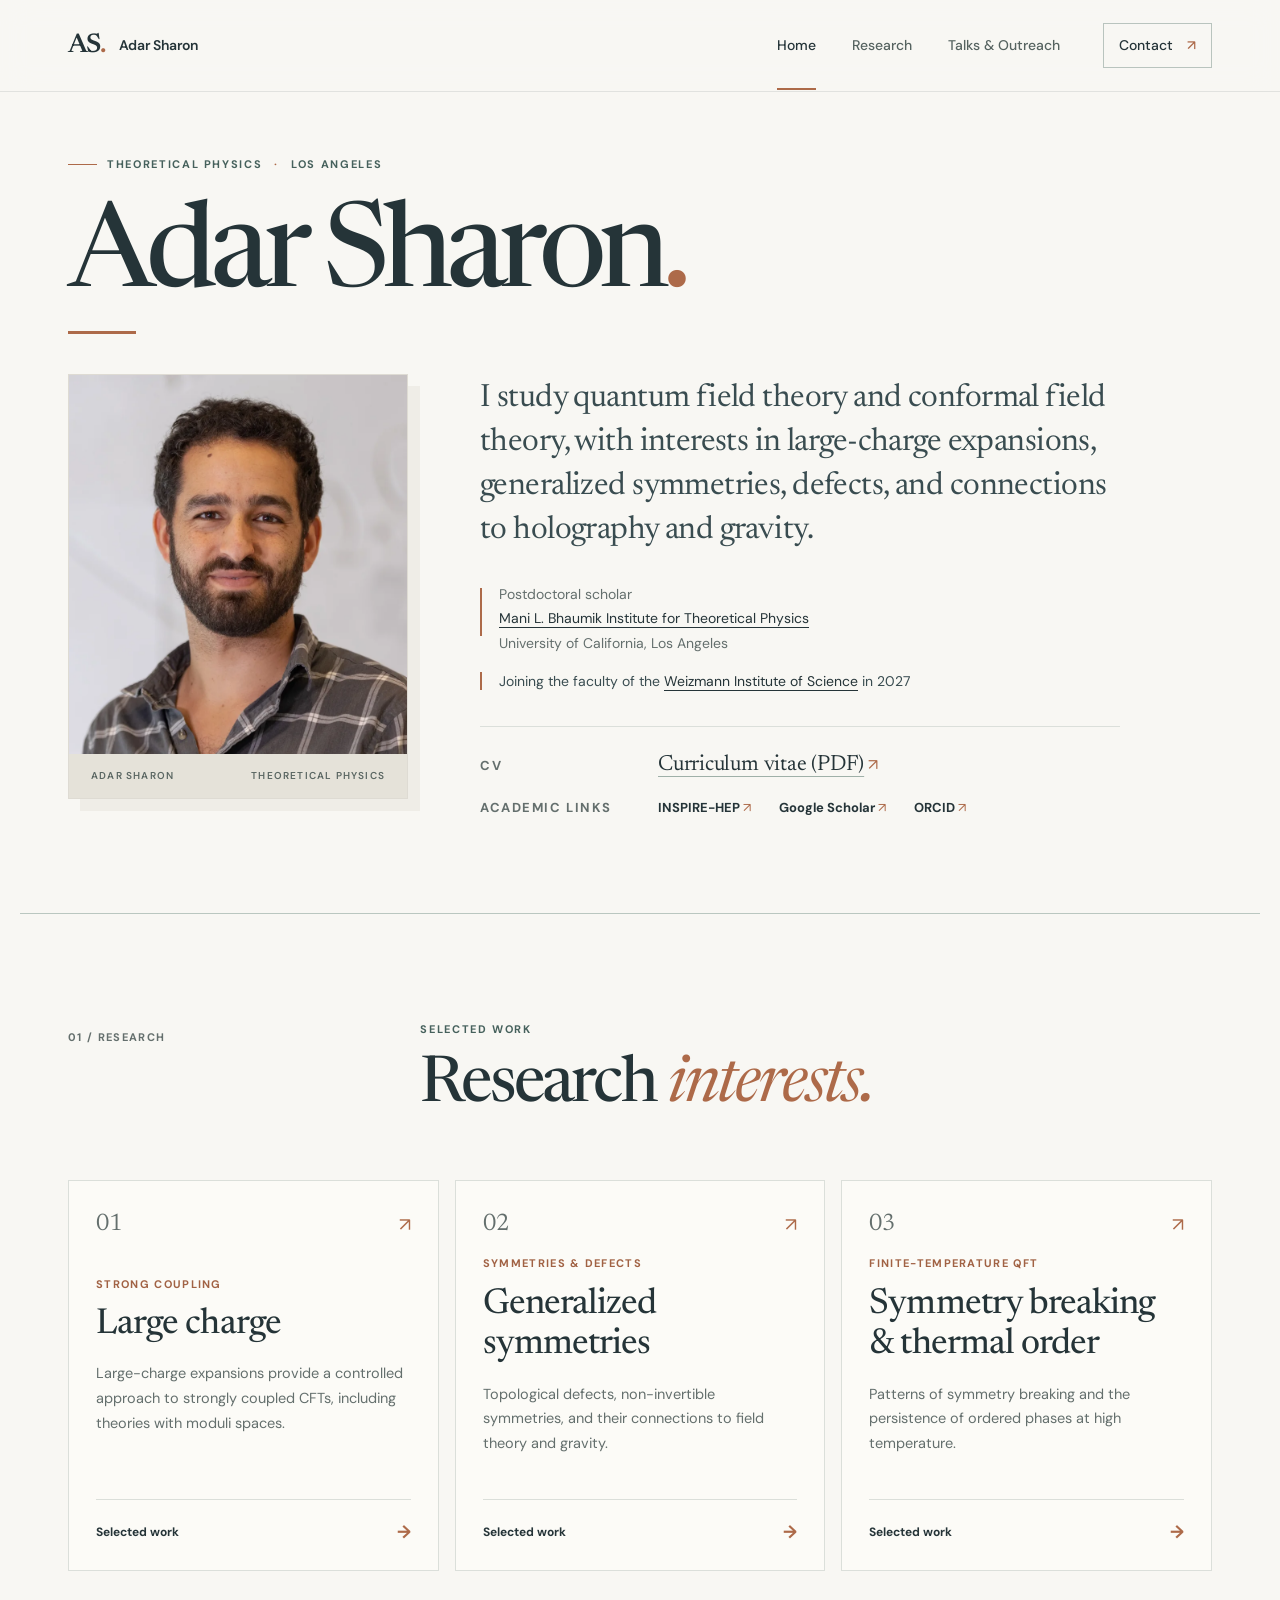
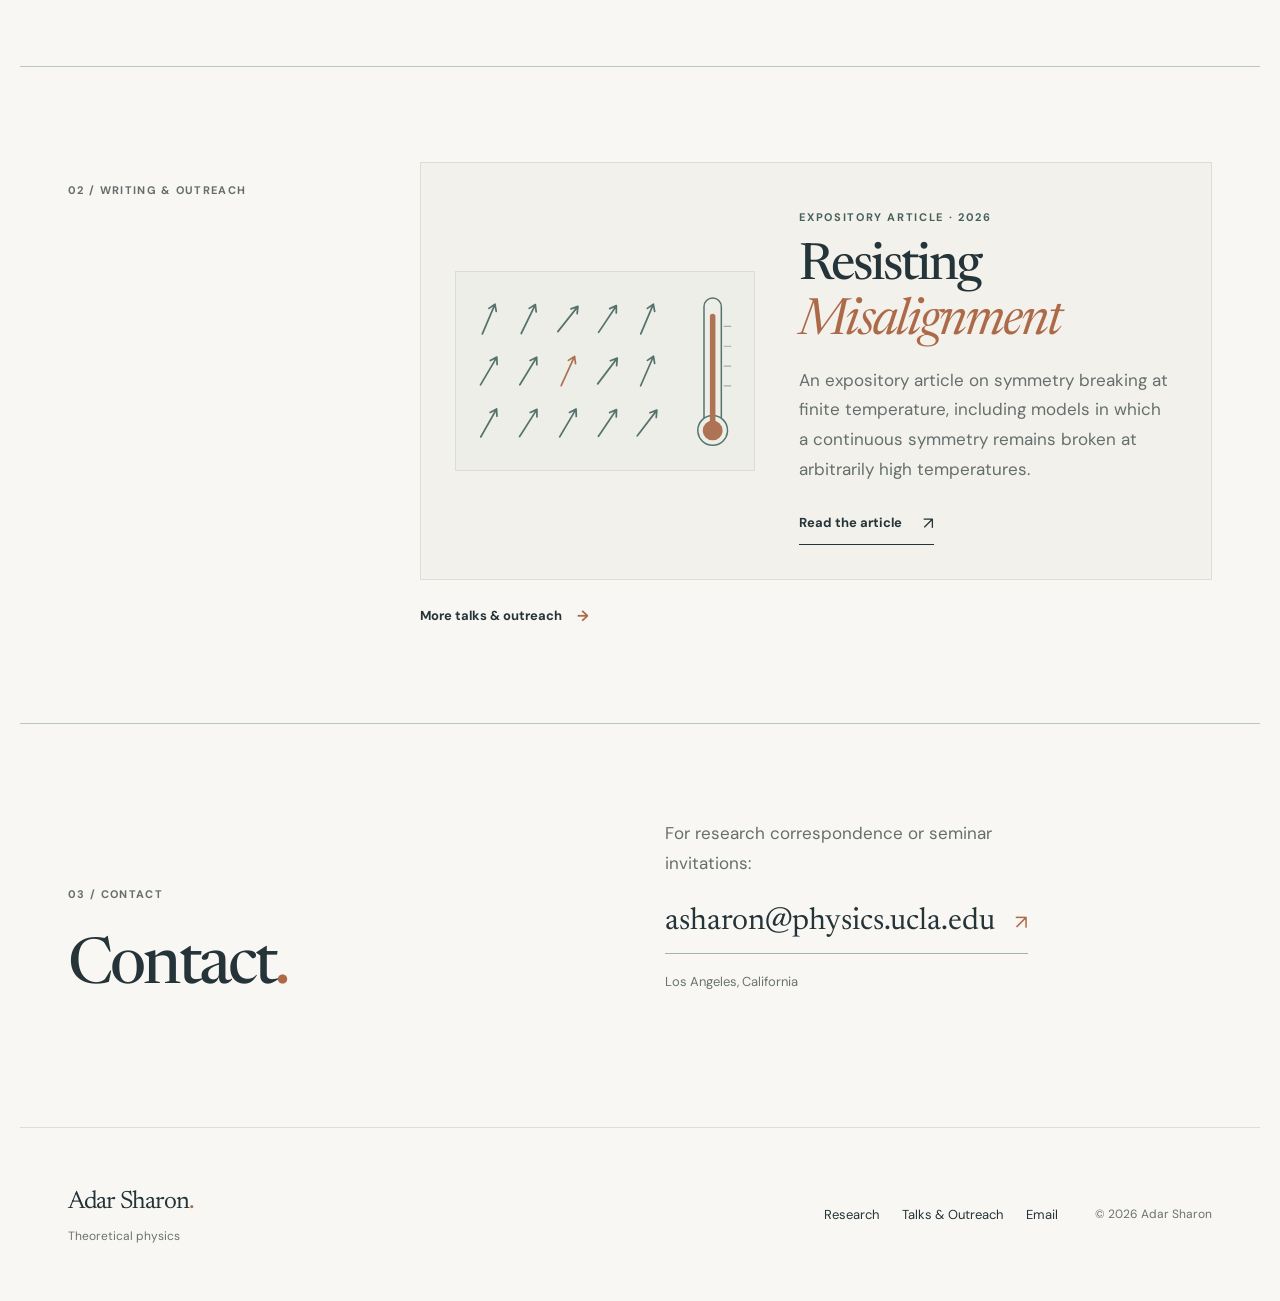
<file: index.html>
<!doctype html>
<html lang="en">
<head>
  <meta charset="utf-8">
  <meta name="viewport" content="width=device-width, initial-scale=1">
  <meta name="theme-color" content="#f8f7f3">
  <meta name="description" content="Adar Sharon is a theoretical physicist at UCLA working on quantum field theory, conformal field theory, generalized symmetries, and strongly coupled systems.">
  <meta property="og:type" content="website">
  <meta property="og:title" content="Adar Sharon — Theoretical Physics">
  <meta property="og:description" content="Quantum field theory, conformal symmetry, and unexpected structures at strong coupling.">
  <meta property="og:url" content="https://adarsharon.com/"><meta property="og:site_name" content="Adar Sharon"><meta property="og:image" content="https://adarsharon.com/images/og-card.jpg"><meta property="og:image:width" content="1200"><meta property="og:image:height" content="630"><meta property="og:image:alt" content="Adar Sharon, theoretical physics"><meta name="twitter:card" content="summary_large_image">
  <meta name="color-scheme" content="light">
  <link rel="canonical" href="https://adarsharon.com/">
  <link rel="icon" href="/favicon.svg" type="image/svg+xml"><link rel="icon" href="/favicon-32.png" sizes="32x32" type="image/png"><link rel="apple-touch-icon" href="/apple-touch-icon.png">
  <link rel="preconnect" href="https://fonts.googleapis.com">
  <link rel="preconnect" href="https://fonts.gstatic.com" crossorigin>
  <link href="https://fonts.googleapis.com/css2?family=DM+Sans:wght@400;450;500;600;700&family=Newsreader:opsz,wght@6..72,400;6..72,450;6..72,500;6..72,600&display=swap" rel="stylesheet">
  <script>try{localStorage.removeItem("motion");if(!matchMedia("(prefers-reduced-motion: reduce)").matches)document.documentElement.classList.add("motion")}catch(e){}</script><link rel="stylesheet" href="/styles.css?v=20261113a">
  <script defer src="/script.js?v=20261113a"></script>
  <title>Adar Sharon — Theoretical Physics</title>
  <script type="application/ld+json">{"@context": "https://schema.org", "@type": "Person", "name": "Adar Sharon", "url": "https://adarsharon.com/", "image": "https://adarsharon.com/images/adar-sharon-portrait.webp", "jobTitle": "Postdoctoral scholar", "affiliation": {"@type": "Organization", "name": "Mani L. Bhaumik Institute for Theoretical Physics, University of California, Los Angeles", "url": "https://bhaumik-institute.physics.ucla.edu/"}, "alumniOf": {"@type": "CollegeOrUniversity", "name": "Weizmann Institute of Science"}, "email": "mailto:asharon@physics.ucla.edu", "knowsAbout": ["Quantum field theory", "Conformal field theory", "Generalized symmetries", "Large charge expansion"], "sameAs": ["https://inspirehep.net/authors/1683407", "https://scholar.google.com/citations?user=H8xUjnYAAAAJ", "https://orcid.org/0000-0002-7029-8645"]}</script>
</head>
<body class="home">
  <a class="skip-link" href="#main">Skip to content</a>
  <header class="site-header">
    <div class="shell header-inner">
      <a class="brand" href="/" aria-label="Adar Sharon, home"><span class="brand-mark">AS<span class="brand-dot">.</span></span><span class="brand-name">Adar Sharon</span></a>
      <button class="menu-toggle" type="button" aria-expanded="false" aria-controls="primary-nav" aria-label="Open navigation"><span></span><span></span></button>
      <nav class="site-nav" id="primary-nav" aria-label="Main navigation">
        <a href="/" aria-current="page">Home</a>
        <a href="/research.html">Research</a>
        <a href="/notes.html">Talks &amp; Outreach</a>
        <a href="mailto:asharon@physics.ucla.edu" class="nav-contact">Contact <span aria-hidden="true">↗</span></a>
      </nav>
    </div>
  </header>

  <main id="main">
    <section class="hero-b shell">
      <p class="eyebrow"><span class="eyebrow-line"></span>Theoretical physics <span class="mid-dot">·</span> Los Angeles</p>
      <h1 class="hero-b-name">Adar Sharon<span class="name-period">.</span></h1>
      <div class="hero-b-grid">
        <div class="portrait-frame hero-b-portrait">
        <div class="portrait-image-wrap">
          <img src="/images/adar-sharon-portrait.webp?v=20261110c" width="420" height="525" alt="Portrait of Adar Sharon" decoding="async" fetchpriority="high">
        </div>
        <div class="portrait-bottom"><span>ADAR SHARON</span><span>THEORETICAL PHYSICS</span></div>
      </div>
        <div class="hero-b-copy">
          <p class="hero-lede">I study quantum field theory and conformal field theory, with interests in large-charge expansions, generalized symmetries, defects, and connections to holography and gravity.</p>
          <div class="affiliation"><span class="affiliation-rule"></span><p>Postdoctoral scholar<br><a href="https://bhaumik-institute.physics.ucla.edu/" target="_blank" rel="noopener noreferrer">Mani L. Bhaumik Institute for Theoretical Physics</a><br>University of California, Los Angeles</p></div>
          <div class="affiliation affiliation-next"><span class="affiliation-rule"></span><p>Joining the faculty of the <a href="https://www.weizmann.ac.il/particle/" target="_blank" rel="noopener noreferrer">Weizmann Institute of Science</a> in 2027</p></div>
          <dl class="hero-b-facts">
            <div><dt>CV</dt><dd><a class="hero-b-cv" href="/Adar_Sharon_CV.pdf" target="_blank" rel="noopener" aria-label="Curriculum vitae (PDF, opens in a new tab)">Curriculum vitae (PDF)<span aria-hidden="true">&nbsp;↗</span></a></dd></div>
            <div><dt>Academic links</dt><dd class="hero-b-links"><a href="https://inspirehep.net/authors/1683407" target="_blank" rel="noopener noreferrer">INSPIRE-HEP<span aria-hidden="true">&nbsp;↗</span></a><a href="https://scholar.google.com/citations?user=H8xUjnYAAAAJ" target="_blank" rel="noopener noreferrer">Google Scholar<span aria-hidden="true">&nbsp;↗</span></a><a href="https://orcid.org/0000-0002-7029-8645" target="_blank" rel="noopener noreferrer">ORCID<span aria-hidden="true">&nbsp;↗</span></a></dd></div>
          </dl>
        </div>
      </div>
    </section>

    <section class="section shell intro-section">
      <div class="section-side"><span class="section-index">01 / Research</span></div>
      <div class="section-body">
        <p class="eyebrow eyebrow-small">Selected work</p>
        <h2 class="section-heading">Research <em>interests.</em></h2>
      </div>
    </section>

    <section class="shell feature-grid" aria-label="Research interests">
      <a class="feature-card" href="/research.html#large-charge">
        <div class="feature-upper"><span>01</span><span class="feature-icon" aria-hidden="true">↗</span></div>
        <div><p class="card-kicker">Strong coupling</p><h3>Large charge</h3><p>Large-charge expansions provide a controlled approach to strongly coupled CFTs, including theories with moduli spaces.</p></div>
        <span class="card-bottom">Selected work <span aria-hidden="true">→</span></span>
      </a>
      <a class="feature-card" href="/research.html#symmetries">
        <div class="feature-upper"><span>02</span><span class="feature-icon" aria-hidden="true">↗</span></div>
        <div><p class="card-kicker">Symmetries &amp; defects</p><h3>Generalized symmetries</h3><p>Topological defects, non-invertible symmetries, and their connections to field theory and gravity.</p></div>
        <span class="card-bottom">Selected work <span aria-hidden="true">→</span></span>
      </a>
      <a class="feature-card" href="/research.html#thermal">
        <div class="feature-upper"><span>03</span><span class="feature-icon" aria-hidden="true">↗</span></div>
        <div><p class="card-kicker">Finite-temperature QFT</p><h3>Symmetry breaking &amp; thermal order</h3><p>Patterns of symmetry breaking and the persistence of ordered phases at high temperature.</p></div>
        <span class="card-bottom">Selected work <span aria-hidden="true">→</span></span>
      </a>
    </section>

    <section class="section shell feature-article-section">
      <div class="section-side"><span class="section-index">02 / Writing &amp; outreach</span></div>
      <div class="section-body">
        <a class="feature-article" href="https://bhaumik-institute.physics.ucla.edu/sites/default/files/news/resisting-misalignment/index.html" target="_blank" rel="noopener noreferrer">
          <div class="feature-article-art" aria-hidden="true"><svg viewBox="0 0 240 160" fill="none"><path d="M20.9 50.0L31.1 26.0M32.1 31.9L31.1 26.0L26.2 29.4" stroke="#55736c" stroke-width="1.4" stroke-linecap="round" stroke-linejoin="round"/><path d="M52.3 49.7L63.7 26.3M64.4 32.2L63.7 26.3L58.7 29.4" stroke="#55736c" stroke-width="1.4" stroke-linecap="round" stroke-linejoin="round"/><path d="M81.9 48.2L98.1 27.8M97.5 33.7L98.1 27.8L92.5 29.8" stroke="#55736c" stroke-width="1.4" stroke-linecap="round" stroke-linejoin="round"/><path d="M114.8 48.8L129.2 27.2M129.1 33.1L129.2 27.2L123.8 29.6" stroke="#55736c" stroke-width="1.4" stroke-linecap="round" stroke-linejoin="round"/><path d="M148.9 50.0L159.1 26.0M160.1 31.9L159.1 26.0L154.2 29.4" stroke="#55736c" stroke-width="1.4" stroke-linecap="round" stroke-linejoin="round"/><path d="M19.4 91.2L32.6 68.8M32.8 74.7L32.6 68.8L27.3 71.5" stroke="#55736c" stroke-width="1.4" stroke-linecap="round" stroke-linejoin="round"/><path d="M51.2 91.1L64.8 68.9M64.9 74.9L64.8 68.9L59.5 71.5" stroke="#55736c" stroke-width="1.4" stroke-linecap="round" stroke-linejoin="round"/><path d="M84.6 91.8L95.4 68.2M96.2 74.0L95.4 68.2L90.4 71.4" stroke="#ae7254" stroke-width="1.4" stroke-linecap="round" stroke-linejoin="round"/><path d="M114.1 90.4L129.9 69.6M129.4 75.6L129.9 69.6L124.3 71.7" stroke="#55736c" stroke-width="1.4" stroke-linecap="round" stroke-linejoin="round"/><path d="M148.8 91.9L159.2 68.1M160.1 73.9L159.2 68.1L154.3 71.4" stroke="#55736c" stroke-width="1.4" stroke-linecap="round" stroke-linejoin="round"/><path d="M19.6 133.3L32.4 110.7M32.7 116.6L32.4 110.7L27.2 113.5" stroke="#55736c" stroke-width="1.4" stroke-linecap="round" stroke-linejoin="round"/><path d="M51.0 133.0L65.0 111.0M65.0 117.0L65.0 111.0L59.6 113.5" stroke="#55736c" stroke-width="1.4" stroke-linecap="round" stroke-linejoin="round"/><path d="M83.4 133.2L96.6 110.8M96.8 116.7L96.6 110.8L91.3 113.5" stroke="#55736c" stroke-width="1.4" stroke-linecap="round" stroke-linejoin="round"/><path d="M114.7 132.8L129.3 111.2M129.1 117.1L129.3 111.2L123.8 113.6" stroke="#55736c" stroke-width="1.4" stroke-linecap="round" stroke-linejoin="round"/><path d="M146.1 132.4L161.9 111.6M161.4 117.6L161.9 111.6L156.3 113.7" stroke="#55736c" stroke-width="1.4" stroke-linecap="round" stroke-linejoin="round"/><path d="M200 118V28A7 7 0 0 1 214 28V118" stroke="#55736c" stroke-width="1.2"/><circle cx="207" cy="128" r="12" stroke="#55736c" stroke-width="1.2"/><circle cx="207" cy="128" r="8" fill="#ae7254"/><path d="M207 120V36" stroke="#ae7254" stroke-width="4.5" stroke-linecap="round"/><path d="M216 44H222M216 60H222M216 76H222M216 92H222" stroke="currentColor" stroke-opacity=".35"/></svg></div>
          <div class="feature-article-copy">
            <p class="eyebrow eyebrow-small">Expository article · 2026</p>
            <h2>Resisting <em>Misalignment</em></h2>
            <p>An expository article on symmetry breaking at finite temperature, including models in which a continuous symmetry remains broken at arbitrarily high temperatures.</p>
            <span class="underline-link">Read the article <span aria-hidden="true">↗</span></span>
          </div>
        </a>
        <a class="text-link feature-article-more" href="/notes.html">More talks &amp; outreach <span aria-hidden="true">→</span></a>
      </div>
    </section>

    <section class="shell contact-section" id="contact">
      <div><span class="section-index">03 / Contact</span><h2>Contact<span class="name-period">.</span></h2></div>
      <div class="contact-details"><p>For research correspondence or seminar invitations:</p><a href="mailto:asharon@physics.ucla.edu" class="email-link">asharon@physics.ucla.edu <span aria-hidden="true">↗</span></a><span>Los Angeles, California</span></div>
    </section>
  </main>

  <footer class="footer shell"><div><span class="footer-brand">Adar Sharon<span>.</span></span><span>Theoretical physics</span></div><div class="footer-right"><a href="/research.html">Research</a><a href="/notes.html">Talks &amp; Outreach</a><a href="mailto:asharon@physics.ucla.edu">Email</a><span>© <span class="current-year">2026</span> Adar Sharon</span></div></footer>
</body>
</html>
</file>
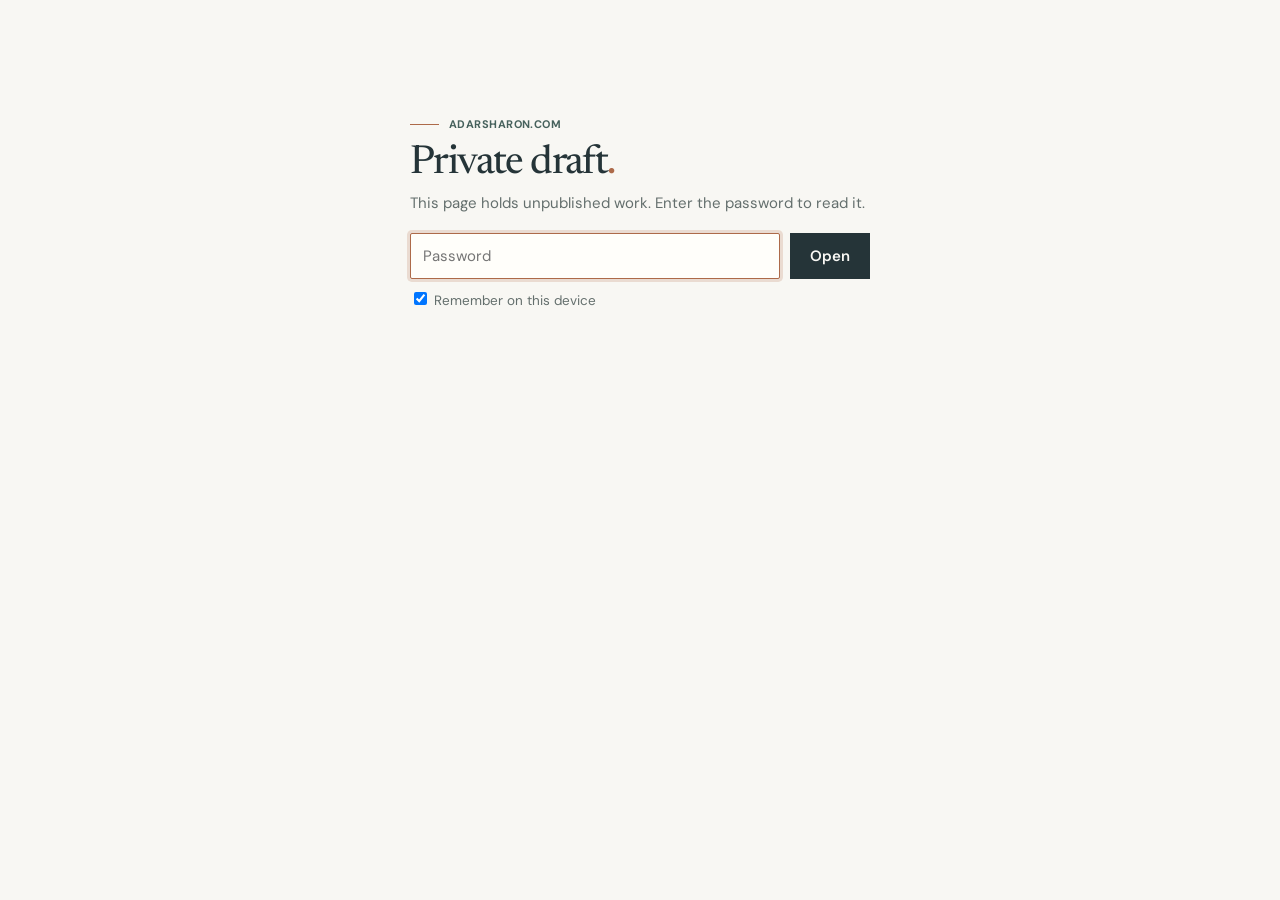
<file: research_htmls/ahm-pi-fluxes/index.html>
<!doctype html>
<html lang="en">
<head>
<meta charset="utf-8">
<meta name="viewport" content="width=device-width, initial-scale=1">
<meta name="robots" content="noindex, nofollow">
<title>Private draft</title>
<link rel="icon" href="/favicon.svg" type="image/svg+xml">
<link rel="preconnect" href="https://fonts.googleapis.com">
<link rel="preconnect" href="https://fonts.gstatic.com" crossorigin>
<link href="https://fonts.googleapis.com/css2?family=DM+Sans:wght@400;500;600;700&family=Newsreader:opsz,wght@6..72,450&display=swap" rel="stylesheet">
<style>
  body { margin: 0; background: #f8f7f3; color: #253438; font: 15px/1.6 "DM Sans", system-ui, -apple-system, "Segoe UI", sans-serif; -webkit-font-smoothing: antialiased; }
  main { max-width: 460px; margin: 12vh auto 0; padding: 0 22px; }
  .eyebrow { display: inline-flex; align-items: center; gap: 10px; color: #46615c; font-size: 11px; text-transform: uppercase; font-weight: 700; letter-spacing: .04em; text-decoration: none; }
  .eyebrow span { display: inline-block; height: 1px; width: 29px; background: #ad6a49; }
  h1 { font: 450 40px/1.05 "Newsreader", Georgia, serif; letter-spacing: -.04em; margin: 10px 0 6px; }
  h1 b { color: #ad6a49; font-weight: 450; }
  p { color: #646f6d; margin: 0 0 18px; }
  form { display: flex; flex-wrap: wrap; gap: 10px; }
  input[type=password] { flex: 1 1 220px; font: inherit; padding: 10px 12px; border: 1px solid #bac7c0; border-radius: 2px; background: #fffefa; color: #253438; }
  input[type=password]:focus { outline: none; border-color: #ad6a49; box-shadow: 0 0 0 3px rgba(173,106,73,.2); }
  button { font: inherit; font-weight: 600; padding: 10px 20px; border: 0; background: #253438; color: #f9f8f4; cursor: pointer; }
  button:hover { background: #3d595a; }
  button:disabled { opacity: .6; cursor: default; }
  label { flex-basis: 100%; color: #646f6d; font-size: 13.5px; }
  .msg { color: #a16244; font-weight: 600; min-height: 1.6em; margin-top: 12px; }
</style>
</head>
<body>
<main>
<a class="eyebrow" href="/"><span></span>adarsharon.com</a>
<h1>Private draft<b>.</b></h1>
<p>This page holds unpublished work. Enter the password to read it.</p>
<form id="f">
  <input type="password" id="pw" autocomplete="current-password" placeholder="Password" autofocus required>
  <button id="go">Open</button>
  <label><input type="checkbox" id="rem" checked> Remember on this device</label>
</form>
<p class="msg" id="msg"></p>
</main>
<script>
// The page is stored encrypted (AES-256-GCM, key from the password by PBKDF2-SHA256);
// it is decrypted in the browser and never sent anywhere.
const P = {"salt": "fU5g2CKNsChlvj2wnvp7Wg==", "iv": "3nR0djtDaguRFMff", "iter": 600000, "data": "RjqdvA5U+lJP193rI4ZMFsRh/QyA+KbySjJ/f9tuIP/ms6DJnsdmTgZ+gBn7g0olAAc/pjRCzdh9IdANPsHozHmbkZRd6isFRNdH9GYGeYw3iEPC0481q2SAkPYCv0HNQ690hrQ64rDzulg60bFW7GDj6S3ZEE7EbaBX1bFO0n7svOcB0y+EasPkiQv6QgMGHn07rqsm4AoqIxt82oSp/zpETus+p6umXp5qC7K+UkddjL1h9phyV5Iz6BxbZlh9HzVwFkEqe7PFvWNcaQuhpIpt05Tgb5NpMqQZkh9e61lRfavqY4RI5HE2+TPfMdLIeYyYWpHsT7EQACyWrbGFkK90XfrGraBgkB0UJ1QIjJ92W6XvM6iJ2X+cxVbtiKliMaUTCmPaqo4VQvlbBPORyEHgF/Je/zzsukRMJo79gp4/u07nauABogqJiJ0gA2dRpESZFAcBhcBFMennNYytAx/lRyxcBwkHVfM1MG6r2aqj9oQdfUBpX0junAxgd66IGDsqqrgo5zEx9HAeaVw7zX3u4Tk3f1mHknKvE1lthwaCFwL+33upT3gwgdzifi/MVzu/weB72HOBdhL4DatkmV6Heoosa83QsBc+I4oJu7kxkpdRXt83kZnhVIYrhDRRCIe/9k0biHWU4xzMj0tySCUIWQjjqp6zLaSP7K64L+bspaYzzWGQECj4mpY/zeD5SithbmPcHoNRN4op8xxY0j1pSOf/PR6pCk7zmrph73zxKGti49ivPrRIMgCM9FxhzTGSIjcNvMgFNoO5Oji/uwWv0BAMfc85iHUy2V0GlHBygrJq7ich6YI/mL/KPKedO2I/3aWfmv9Mo8Rb0fB+Zo0AFNO+rODFJasH4LA3SD3rfcRxuRloEHl3jtyejvDEpWkVzow8HA3jhZr666x919JOINZIJlER2IM8aZzRyhK9koKI0eRt2EN099DLLeBJkeu/w9Yihp7BjfKlvi+fcEawFpRU0/FvyCN1CO8BNHLVc9gPnw9X2agFjRyaV0q9imeqhnjX84GKZ+9eVX9X6VKU4uKVE1GTAe/uW3U6CrfMUuuf/EgDa+OdT09ihdLgAf7cWL9PGQN+mTD+KmSnTvg34GP1j5kN+HDE/v7Gy9X3DqNibPzHywFefpN0DMDWCqOdyBtQsr/xQVORBeMs77QcWApIqs5//WlBrudaZvCB1uSlCGiZoyCvFH0U33JYpYODuzUvDWftlwCCHsbVfPkPk4IHfeSn2ljgxl2cGkcuboVM8iqfz/DvkdHJ83kt0kb6v0Bbytr60BvjvwHMkhwX5mbRR3bLSqtLaVT4fbTw+ZCJAA2ENm7cmHKyfu0gYGJXM7y5Cx8sQiEQ24TQUFLi+I3gi2vP83cCexIjLdE/Pr6cQ0QvRbzF3NQpKotHLSoa224ybhz9xm7pY7cgrGHGgWHiPdhiyzen2yqALMON162PkXQFam0gb1wCH8Qk5L1FsH+kjaavNuBnjMt/5LqoNe+hwR5WXm/9RmKKTN92AUj0FwIhdP9x0k6rTYUsEQzu1r+P9K1u5WjCzQYj+RW39e0V+/xJ6QRELhA+BmySwauw2FBLzhQ+Qqw7+tf52MzNrLKmm5W0pi3TMsFCM0FJVzud8J8VSFVuH2hBHDFrP30j7oOAotXqFQ5JfQKq2AXt5pRc1Du9A/JBGI8SmOaLEM7g7jB6PEQf+2FD3lvG3aR1sUxhqCoSvD43vKE+47EvrD/YErn8uD1jP6xhrGIwE0di8bJT8edFX2hNYqU9B25mdY+tqdv/j8yvbIr+CzaBF+Eqx28po7ykscd/vNKaEBV+hXAPLGVhpq3ACwbx6/z7+Umx4czQC/o9InaWraL57AUjWuy7wYMIqWBs0ipQwtzms3HrbG9kxOO3rXsa5MIN03NptWK0Bqm0d8mNGfaZq+uHW4E9c4YYbLc5Js3K2YU6+mP96No66mvGgoEnWFwxVTp12qkaEi7vv5eSUiheItt4vePv/Dr5Xi1SzdU8N0EuiCiBhoOLPT+fsmilNoGUP4FQ+hLNkjtCTKOSTrwGNujfbaLlDjIKxRBMbE6byiSJzHJUVjjh9AN0OWZE5fKwXRTkSB23XLhl1vHzm/MuP70TIrUijYUvFg9sVDnQ92eGoVETLfYq+CalwjLb45XWtipLMGWiNi0j5VUSfMup8XW+5YUf2yuuz4wpNKTo5JC2fpj/rMVlTUs0dgK5v7cKclBizfI4UDl4uSNSWL2O7PwxOBuSA9yKqCwUvC20U2rOcuFaS56y5MCi3fU/EITosS1y3AIw4XFYbrAurvSBZK80NCcnH2Rklx3CO5vaUkq1JuMV85FpvLewLMPnvpAgGPrz51DNT7xOWwNACo8LBHxd3x/5S/wJoPou6QINjizEJBUrJ3loSp3GBa10tNO7d6E7TibC+ePl54AfejUoVNSSBsUFSEtTgSnXqadsWB4aiBjgrX15LGBVlxzMXgo+C991xDGCAVTA/j+jlsFYoOdXGW0r7DIuh+zVI7rOmrx05MwOh1Dp697LBxEUYeMAkucAeaAH3jYTn7RdjPlKLqtWqh1by0GNfO+JfiqwDgPNWFezEwAm8khRwn7aykOI/m/Tg/Khj7LmfspM01PLGp7InmlE/6XVFbNuZj4UCaq7IOLXzeDYM+6CreaOXSRgJtKN0Sy5MfsTZu8bZAp4dZ8UbbRxA0oRg6H1HaACj6JvUvxAtrnX41yRelALYEUrNhz0DqWxkODeuwVVw5HvpIAgNFFyDVpPCADONAU7mIzToxWEgpzWEfZr8kL/fLVQdm44nVV0VnkIBePPHNCaZ7tCRtju4zRYkNdaowHwbGzWvNTPaEerig+BRGcXZq/4AF1zBcuAcMVjB/NdwiL/aDvSSMgQmokprqA1S4jUu4v+Jasw/W4pWfKPBX06cpIKjfgG0XYEozW6dxxGr6OZn5RucAY25tl/mx1Va1tDV/NnQS1sS8YYKeJ0+SThFqR0JrdhwcaRQvSQiG50B91+BVKmfUUgTqa+zSK8vZH8/EBZV0/IWjPV9EIB0VVoHWXsNy87Zlk7D65o0wuOjg8BZq5P1essv5VEpO3145IQRFED+QOnAwvDsrsnXO/+n0veyluo5I/aleCw8i8A7Slmdj2FtKSSDLs//y2icvfGGGpjKSwr3C9BNPg0exSBuJseSIm2PWf9fpbleMIiWKK2Ne2er/cDt5kgfQ0/0zeDM9HIuokWpiYm4sYODbryR9qKp9hwf/hnpQeMO7Upa0+9rZ3lrMxe7awk7GFOAnyHalGqP1YLlyhDazyi8pzvWW1nZuUurmLfd7z3rgUK5npcHNfWpdU6sABcS/JkZYGjbbQq0WnLeRgKSITRVLAK7DziZS3O52JgHYA9kO9uaEVa9mIHE7paT469iMtctZmOfi3O8lcWXPw5Ye/OCbI4Qpa2XYu9HeYhEHA6X2yp7XqEg4eGA5cGPn6dhUapbb/BDr+A5dof2jnr59adBDxdOjcw7ODoAtyNXuaCnkTPr6cVNo6CLOMACgonkPUW/[base64]/WmE+aG6hhrgG6vnm22FdGaMqoPx/qr5rTkkJuTYV97SUzegcwYY3cnY578WVDBGvm8d+gpcYmIQT2wdN8OUFDR1AGR4Y9fqtOFx8Q1TRvWDoPuh4lUeboBS7j6xs361Klam4bCSRtwRNM7eT5IyBXX2yM9JekWCV8htYd00mP+bazFSIPiBpIVop6KfUoNo/UK7GUa6oUPLkLh68X1mDw95fKjCOR1O/ICUUtgrq2MdPX42RNBIfcdMJ7I53eU96zvociy8ZOxC4qyHk5ZTIIp2+zDgdUk36t69uPH1qIFW2Ul0hvzeNpwu2Cq2sZsHqfTL0oW6ld2T+JWtHMcw0DX89CtTqPsWZin/zW6S+m9tMmHo1ah7P7eb5h6IFYJ2Zy+PmTNrwJ9s6wpZF4Fy3sGvL8++S9xsxN0c6TR3dLDXAgtZaBLAm0Ld9mT3WLfj1/NfyXtM+AEaicjHYfV7G081N6XCuF+/6i8GceF9eeDDiIHobhNb6NiniyKTHdqPDp880Eaz8fyCsz0XUkhyCAlXQv6YOEQXhO0uiUOaEggJv/8QhL65lUlW8Vg+JojDP1C5dsx0HUjhv9XW0C7rQ0pJrksEc00I28nGOKd1Nxd9oHM1CWAowzzk/LQ/z7oy9Ae5KJaLVFy+greSrmkZBN2LKbPD4H3TS4Rs4IZinmknhuAdQseORgC3246PgBOnpFOOLe389KVLYePB2qAWVfEhFXRrzmZJShDwYT3ZF2RbCwrfMGFp1G+dQXNg1F+mYP6Qq1Rz63B3Sl0YYf5J3mvO3h9TgXSqqsKv8+wEOyvQFqYjZl9bEqxEtMru/6w8QmnD//YhKqxCa0/[base64]/i39Jdx5AefFF6lHyZlVC7G3+3bSNYaZikko4kKIPo1c49lCN85R4xU3t/t+pNfE2Sdk0y3oEYobSQvKDB+SgAoZgRx+vl6YWkhKO9o0d28q0Se6TqiRCD16aTdPmboOW4j6cV/Qul+ChZPDjvbDoOtopKwHFZxzpypP24nB8/uZCZCwn26RAuE0EuwrbgBYS+r+6pVMuzoQu9fNR/cnyZjoVC2SZvJoIUK1NMSzkrbCCxGSvOo6lr7GJs5J/COZY8Be4bqGr/OLOXgaAl205GJ6qd7fuNwuR8HW8kPPhMekDRt1UBbj9fsi/t1vmIyShqiQVXu1Bhc5h+aTEdpsHBwLWj760TAGupeAV3eZJ6Wxw6x+SNuJbxBJ6o/Nref+z4cXA5Oi6J0Ko1L7EXXGhpVI9bU2u3VSBdgBtEStFLkk+UbFjsWiPrjirdJsA16fCg46xlQB5wazpRd78ClA2JlD3/R3pf4DnsrxJVDjERflavE+Thcm88YQV7C2Txj7TKiL41JgLSBiMEHAsZKWLtPZXezfXM2CSqvR70iTnGv8L8X/0JROxFtqjYhTTRm61rbku2OrBtguEj5NEx27wKyJgfXrgflMStOQfPQ6nugVSpU8wPM6hpzzAbn11PcBA2UUgCdNfu2CajHCyGODlm/xmbozXZO4oQfYJm5OAsdig4sme3uM66z1bNNj9rFyIR2BklT4EKkqA3euCupagiA7/v01eGLbE6Q1lIvYfsJNtRyCbuEzMcM8GJdVBMT2mYGXS/XGRFh451K8z59xaoni2Mjc/KrZPXTcyQfuORjJJX/bvG/uyYBCLbhlgKcM+wP1lvkx6CLrCEVsf3wnTgTG9aTwpMOsTQLgELNUf/q/408gYjSPucQ6JtyR7cPgUTgrjB/+VlMexkZDkJWHnTofj2sMM47QVn20/RX/GUVBl1IjnCTtt1qBpyhF9TTPhmFUg3x/3w1uMXQ4oDlYabfXDOzVh94nKKVqkwRNt+ErpDn6SklNUWuaLK6LlP/P3GWc8c8LZY3C7VBEtSGW6Y8Kie96eow40GD3oGPdGHYu2hGmj1G4/IgFmMec6v24orti7OC6iRrKLUWiBge/uqwb6/stgAiRreUhD4F32Vs9mFfXwh5726x/vjo8INfbss/U8M0D8+BEaA9grNktVELwNZAa82OO2HEFSxgWWlMI7jUKbtTNZ3++QYiXFA5hXKqy2LEFyXQ2cG95u5g7pwz+l/K7yXPm35dKBM7DQSGOEHaqJGcvz5ngKyN0riWUwiLyBsU8t7KHNFxaBYRujJTC0hDf5kSCWmS/kB1aHNQw8fZjov2GemfvKmje6eFWke2HpPrCNNeQeS41MdQleSoNrX9Eq9vvzjGxJeLLFQczCZWhJoriu0YYNkCBbbYTUPZpBXxg0H9fqgLW4J+LiwksNedbKHI4ikQYHptjcRWfnfg0Ap/ilUJ0zXfSqOF/Ecc/0Yo1f/oDCotjRRkQD4SCLqPB5zUpOkjR/hLx3+N7r4OSU1E9+62HZKNWQRXCNJQAjzUWkX+wRJyWNyAgu2x7Oie9lBT/tDoGZ0psJjvqIGOSnrH+8a1/SWNZQEXbUnG4Kx9SyS7Ncc9S/[base64]/FMoe4yRvs1nPb+lypfuhlrRo1VzHaLHT+4ugd8kqGeCLtOvbsxnPDlVYvgsg4WxyeCgYg5JK6bMJjVUWzysW7tWPK/VmrgjwmJLCFC0GJ43vMTFUhRRdpXOBGW0yiEwIMP3rytyH0wMYhvnU1ExopwXlnWou0PH+P6Es2eAxtl7A3JKi4z4/a42PiOwglyaGF4eLrmY/bn+DJjiKm45ySRH0VAa5Xk/IF/DK/l5LogObOIQAWdKFUlPRXaX5zeW+x5f13kHftQcP5af6R3UhR7rEUAKplY1008v427Jv+Dl9VClo4jT3sF+G81RyeJzKTllkDzBoqXFOkB/5jSUQ/ge/ZVGg76CYh8XRB68L8OAbleVK1LgaMm4YZI5P+loIjOOPZKK7APZ/SEOnK6G6EjsEysuklQwHVifh4sPM3aAhLJsZKZcuJvPe+Ki01B+3bE1E5SYGFkg4zxdMoB88l4Ps5k7YJZLx5W9p6GccrOfh40OneGBfN3Zombgb/gYiqC8UqSnfYYMk1zX7Q30RQTmAUXLs19GjSkVXKZzqCpp3JThVSO1MGplqS/[base64]/cgr6v1YEmYFPfXAaM84twZMmEVBTw/PL8uhF7GJ91xmhcbo57O9GHsF46c1dbGX93YXJh/va6SMVEK0ZdkZ33f4QjG1LMvpF3VPSNf/6WWNiqymBhXUq6GCBNUj1vWXdH+xZC5dQLmIIbws0mdKELVcf9Y9/EM78sIRlDApieLAYRyUygUdVaBrdKQi+SKdQnDemvFENdadNhEBhYUiRP7VTwguhx6AhegpeMsOyBg8kuOFAmFxuGxp3YlwpX6MD+rwn6FMo4Hcht3LkcpClA8371VltYBNXdxyNHwVzdsz8JU7nDXvXDwLACylqeMdgOdXGG6g0hJo0/2ZQKUqKQ4QdI9j2DtXB2Cex8RwOHY9o7ebzd3JigMXrx5/gelWqUIvKPXmOWYYLaxoiYyfEkcT66haTBzbrIOTGywdGamC771qpwAC9YSmfQL87anWSImzHAWKffV5CmKKPWKsfaeBU3MEnTPCMdltN6Yj5zx/[base64]/ik2fl1uTcMGJ2OsyAWeDgexIMg07d9mCi2a1tOHvZZHu9mx7h8Fm0QcS9XcS9Jo1aHl/asA6RBiLtoPBFUM6/HuHxykiVra//[base64]/qRGUkIQvs3YQDSqc5miCFbY9AkVKWCAJ81nY26z/2LahviKvPN2FBVxJQIlocVhXDnG5WSJRwTlsQKZn/FzIZODi6fdH831MZbHQ2Jvq45y882eUbfjeX4nslRtpjGuKL/JFrzJE79EQdeY4Avf6RqeNGl0L/oPSudAMuCXmlETSk3QpBVzcZ2TFXJeQzsLSRtwBMCGc2cDdXX5faahcx3YUBt0jRPKgiFa9QoYX62ZIDIihjBIzDK9CMIUQYEfm4HgPea9frb5NoE0Uu2CgyAvyt/HC4rVdz5CkOXhX2X510m6vUDefskOL0SrGn5FA1ZsLnIC9kWVBB2cGJnzJH5FX/uRt9LdMcDEnLp0k+tl02IAs1fixR5bCZhnxqDtx/+LUWmdk5zkR5y4KBTr9b5KyH7GaJTpH6OxlPB34SBQVaDEqPHhCx8tYL3Lro6bp12TrbeYVLu7trFBH5qhpTYpm1XY6OgawXF+EI8jz/P/+C68VT7/7PKENjDC8G2pQcCK/K0C5p/6OZhwhKpJsIbbv81HplxbSCyhvxOfamVCfBCOK9/tpae5w4hclS0xb3zuA1VBQdcPKkbw+nfr3q+XZe5LrFH20E/79WjZBEOIft3Qw8gKnwJ6tq/jHQ/+OvNzMJulQj6AkcHyQODMORQHsCUnpuITLjDw7JNzWzo/3uOlfrVa2c75JQ6ltu52mFj8WZJ1Currfcsf1dRutYRwanGMRmHEVncE8dvWnAVn317LQm6iWmG4ALiDZ0rG/IRsV1q4FLINLkTPilnxYCQY3XJUu3I3Tktbf5jzxr8eM0h0aJPR6PHQ5eGX9FmUHmQUweUOMHBx/lxKsVhVveZjloZlPAAQIP4BmvY20lkSF2ao0xvOr6Iksqtwv70VTdsir0HVW12hEAtaapohXny4SnCkzL9ZWN9WzV/lOvvlERgv8owe479HqWkRSpAx25rJDb3wkwF5laSosLMcyTzFFZfxNL/ZF08u1dsxABmJuFoy9kOlaK01p9dkRHUt6dWwUf1hXXVi96JvQR5CL/o1eyNogDDTL1pLFJPcKIG5+jJkf97JK9Tx8KupGAC7gXB6yprAdPwWA3id/i56sprB3SZykHt59HSc1o1yGU6wfbc6VHX7Pg0LbMK1mpFRu2rbvrCCn0nShWdxYC3c3J39BuHIontMcdnIzSnwPSgewSnGZejE6Si83dh3MExEVAm9YfySbZs2j2YwVf2/[base64]/qk70dCeqfc0tU6lO09H9TuJc9J3eUOM0AaxmQm+gfQB2dlXDtDWljXv+nSN4HDfEYaCkmCHpgDdemJx3t/a7oA4JSujomCOEU2PItlyOgJkbfxVihO/MArn5ZWWISKaGCBz+u2IPlMM8xTXhJnceIGkyG6+4+y2C7mI+S1nMMNVeTNVuvl8HyTaR/rVAMlnqwuvj2rHDVvYoQkYdh2mmqqoS3NABFm4H3MnmBUKQuVf0rhmAIFCTYf2TKHoOk9Ki1pIXAG8LfuAGxWNKVcg9QhAXfc2N8xH3+9DOfuKmjh62rQJJTA0WFKwmfqEs9x5nSxthOmDPUXmGDOPu57H6g3a/e3/zs33H1/I/CSLKJJ0Fwia6TwYMInvXgiCGFa9p0xgvTN5iCsrqAxiz0Vcau8TYXde7LsSsA2yD0JHpzMPasooibE/4yRt+ECDP/doRTvwzvb0iUpjFddMcbKAp0z51WAC6OP0uKOYF9OjaZX+8MWOiEzeOlWekwFsmeADD4yMbuByHWKHH/qnViR2n5n9/F/lEwVg59vofqjsRDwV2xm7DWZU+XJu3hB2XzhKQ0oPGZacJRMOnMdyVsnN68gRWLBQIg/D6vKitecVK4mGWaEb9FJ4jaSvBENvyFykZt2h/KEEpif7Vc9723N6mtWF1aPJ6na7UhuwjQe+2MHyQIwv1asGbla0MVQXm7VxIDq9ExQ7wAHtqvDlJcS7jFw2DmVbqB8tKi/ykctDRlFVb/5UubC6tHP/sYCqkgcem8lMEyLFWZrdH9GTrQDcjZ6Z/qcAd+e9qxIbaHfrtj8M6P2asFS8JNnxbTsfIEQkjkw+qNIdwiPoZYGK1wBwDM+mZ9SJ3FtZiB7ciAju0tNpkjLHuO3ZwDkkziEyF2G24RqAQS+PbQpFO9+32bCmzkQpLaOmdZxOm9zRyxVyxJsgR7WrH6soqYC/Pg8bRXlq0ROBFbD1NpKd3an0ae54fOFDCAi7On3iY7SIz1UybkqYGl+voAHaVEag0SxLxmU51akiasXBYDaPSrQiJERvqZ5LziOpRo+q1VzOLWCGkkR9fWjPrcxRrkFW99kvxMhbRIhfT/NSW1dSRi1Wa3my9/KQnJgXWJI+f2xi6hmAIl0zcyobZxU/gHXNZEmNDnwrCSz+EzTfug70r/sgDxAGkBJ6ARgQ7VOE80xjNuQg3GOXB7IQMo6+A73YS/dQ6Xlvdbp4rFKu2/QvhCoxpV5+18TvXfqpHr6B8rl+U1QJIDr4kvWESEteoWJ6eUfww+b8S+bs7bbtqD2i20meeiJ8P6m67xPhP+j+xVfqyEMEblv9A9/yhLbkhKbMk87d9ngn7fDi0KUqsEJVVEVvQCy/+R6JHk/j6nrLIHTdxAXtAezJv2nahVTwB80WQvUOqWGPFT8LREvtw7btWgr7oUG5RqzkfbUqpGso2cVUQ5cJnhYyz5Fkba95ReSBHDHm8JHdwVh73MQx7zZklQhM4uFAHmWJVLKQrtrhPbE/[base64]/D25VAXl5pMN57fZ6ziD2L5KrZ+yOMkMyPeAQEiOBtvAp5z1Mtkt9xkWPlrJdGApK6aWO1B5zqQiCzDRi0vQS0rhwMfltRkM3y78El/ZPLgpLLk+fDWLo+ttCyIYUpGaFSL2RnzgbJ6l+kwMbgcsP5XhCYAtlDC5/bkom602EkVwe9PUtAPD/rUaxWbBoq8s+9oHVH7sSZDGau+ZAt5e2RAYQcGHZLrvRqo7wNLD93zWM9TwN/nfpI2MmueO1e8r364gz+jex0wE8wcaMopTVcka3GsLZLmp0Kq+vr7v9+44R66iLtVS6+cUqvtZQbryVST6PND17gntF29xHqkWXGN4H/TZfj9/qj/ckLFGRVwXJv5TE0pPoie+0HAavtBykl472I4PO0/eekmeOukqkpFJjZ4rDElusEDeTmHx5iUB3MMKguQz7D/EausMqi4wjBsesPG33YeVoT3EXH26LhuxCa3BJtiFHpUyl6de8EVNSOdsJlsVIQfyvuyszsDj9BCUSOToLI2Xuepe89zSLJueP5onqMBjFdYe4OzDby6bTqq32DWdT1w3E8Jx1nYVnaPs8USiQyIUPauyr34zo7w4keAyXBz8ci9XXjZDaaB2dHY9b/cohOtWpkiBrK8YIOT7kIhAw2zQ2XO86GjAPjnIMNm6yunup///bRJsYQP94eI7E9i+J5u6MkoSoNZvtsHJLDj7T5I+hkuwLgoM3IyG9SUAc+gh/q1xRiUxHyy80Jlys+MNihv7BB34n0w2coaDEdBwv5yOEWxB3gSMc3Mc9rVLuQo4sfcSjX9aZGw+fSj92MxFAKbV72JYSCknxCrvuOFzfWoY6/oj4aRrp1P3eCCJOB1efWx7sb1dAvdRA44FBccTWEk9Wm+HavcnKx4LnzeXmQKkqJastrHISiP+oDAk9+3EzJFhlHztHVPwBMg/Zfl8bCYbptWrbJT7RQ00aGP6rIh08qLEGVX90Eu2LnvXiHIau5X+IcVokOLM47ZD3HdentXieuPk+H6Hsll+gIDfae4CU1wBOv/P+d8u++Riedwgc0TQvDaTkcBnP7xNsIKt06sqUBho9gZ9iKI1KI2VJklJXwLQHGPAntUQtWXF55vpfVvWB/qR1wF1mlQ7LQEUVod9DtyS4sWMRuH2ImG6J7kOGLWkrytgMRsUDx3cupgOLv/cZ1O5ARRxoDo/u2Fr6v9/i/Pa9uzDvFq/ugWPp5v4bgMX+xXWTqCxlIE4cG06vs0LLvgHKGOj6HJhWR/JH2miRyV8hvIGujCOVLWL6pxb4OJjB5SYBFktMl686Xy0l3WYawrwPqUzNRErSoiViuoP57oJeudb23xgW/24OB8eHLigs0er2ksKq+r//o8fI1+pVFr+6vg+Q2v7FC2FHBDsmvFC1k9ggZJHnEK3s6qeDHzPRpmi3gpi4chpUk5SjJWIoXfpk20pfr6L41hho/3r1cX0jRVNjj3lZBcIyuz6dfpiSxg4Ukg/N9gG3wtdmN1axR0KWamqdcId5JNS+17OaONSRf9Z7wUEvT3BHE9upjyfFTfmSub1bs+Z2YaEUgudoqdSQObLsnf8Pc/k53KJxXey1UmTI/Af8oQmcymdP1h8BcLLpEaUKQIfIFdXtZ1F0ffdIuhhPEZq7sO7wv9fz7KbxfHiw3knc5Plg8podTc/+A6/5ZHAXGu9LKgzjGpURya2t+0igw5A9ILv4f+sGqkGK4S50w9yahbmlW2DMMJ3Qf0IsYYUUM9NIVlRd+1URjx5p4E4px+jo0p+DZWkkLNCL4jdhVCb5HcHbIYluWsx9dg/iKJ0ivfSpjrtsaDBB+N/rWQWesJhkTRKRAfMnYplOAPwd+CTnNYgPc4/qCB1rcVSR+QW182uu6SZM5/Ce/b9dJCtBbVVpcont5iF/YyPsSTIOTh9bYKak2VuYqw20l/FridZtD45Z4wXDUPeDc4ePZ4Pds019Gq/CX9oLgwblONLCGR8OHgF82rM0Ei+QynER+8q7crv/j92Aq+EzLb+E0bkvPJvQjdz0yRvBfamBew5xPJfUUoFfB5IasPipJgPUOxJ5f7pulCU5CS0bp6qbY7eQUechavJ9BVlkUBqz0sDvwHHjtoIl3ssnctqKx/K/43EerVcHuGUEzHCSMZrJ76FpnLvZST4ywBmoH6Fd+CPWlxCh/cu9hIITgOZfVYnoT4lWsGk6jnr3WOijg6rg51jNLYWYKyRuKEeeJIzGmhTCboqz2RtIqLw9M6JWGJjgd1g4j0fllEW42qxa/rMO081q6ZXWNhJMAW1GqKU8u3t2N6QA7x4DA7VpWAPANswFIpYBWteUAt3H3/f05B1VrFWEqhFhu3PDIj5jF1y89Atp49q7VLzatqS923ZYjjlNWkK+HwMBGEbx2OW+KXE0VhnscFw0gl+d+BwNd+GHA5BLLL9OikjaoF+GLRRmWwWBtimknAJSiJbBs5tF4Tb1GXMxXLMaXNTUtKMxRxo3mKd/xTl5Sf+XOeaOxXyKjY+0k4Ax0WbIFbDYW3uJA/Oy/EBLrFMg/WI/sYNuiX0hqiV+4tNCn0Hg7gR7jKdbyxkcMcKIWwsgjC8NZoQ6C3Vj3jTtLlD4jiXhX36m9kesM8j+YuvwWv43AuHnaZpdTWk2ATjyxWAIEcEKTl9WWR33IiTcOXf0Bdlo0npR9aXaXWMxt/S3yCATL1kS4wSRk8QIBxgYW3n5kd08Cx1UjFs7afbHuE+65krU2oZR27CywaEJ5xNyezUOrk131poeYxLeGDMd1wKRovip9kqfTNJq2Orb54Vd5x+mHUbbLxi22oLGMt3oY1jN3YaRiI/g1HWRsNSSPz6muSXQxHMBVp0QmOTkveDH0RQv/+R182+fjCq7fdJpjJHaw2DRyDg+ERpoRw1XCqgsumTR/d7O8UKU4gCpC53y5VzEhoKP/Rr266sU8jP2x+kcyzM0QmdFM0IMVTNZhtUtdKpxdNBzuUnOqPYCmqk8S8Rkj01E8B9Li+SXeg6D0zWh334yK9kBkYoDAoxwFOLbARNekWW63/u+PTr70H2AHq4RNmzXjeutgJ5lwzWnwtbrsu/7L8vCNZKuW6ro0R0rMwgrGYB81HTDS+4fKIi+/huAocvVs84sRldwnspvVmnw5Z4LeqBzAsG+dYH8hgUAUKHnJ0/sN6eeo1yyLXL06Tsq3HgEswWvp/v20Y03UXEQLsSryvbeGLxyLDuDsEIjr5WrC0qClzVUeOKC6VdiNbLSk/IhOG1hySU2tmqll7W75LThogJKTfkdsLym5NcRUv2lIrZfJueLFvsaEZmmtCKwmnbr0bZ4P5nmbAAHPMXP63vOXaMdKMuHENqKmyhhe8i32FYB5x3u7/+Mx6p0bdJ/bvEoiVjCTxjqWoaRpN56++0GvvETG60kF5auK2yL8sjX3lBz2LbTCCJ/hNQvy9zAbzLGAQAE/vSjke58h0qW3h3/7ldmHuFRvHN2bRDDX00My1hWyKe86lQllaKS+7zYpKBZj8VuVFO0kwdWdhWlZCsBswLxbqR29do1cXl7kbG5hBC+LmJWx6YsRxC8W0dmTjni6q0i5OFn1PA1wWvMoqRnCUpWxMvJw6s7UpTtzGA4+WGGfaRxF7/MTnMoDpMNt9w4knxYsNURS8+7TP5XOeE3dOWx8767E81q6bCpAyzImDmVgKYwGs3MM+MsQcvw5oCaLJQ2D7QHMlNM6gN4jPHu7Gl4RGOWjaAJPfesJtr2u0NLRyeN6XRHUC8/iXxsrlgpouIsZ6k6NnP6wt2IEuRtNlzOIDAp9o1hc7SscR3sIpiHxinnXsplAP3Tt/OmIglpN1fPnltBCC68fMgseOVyv9JHgK+6t2BSqDjudeZhX2YcUSGzYIuLIKaIKwtuIvPB7cBngDzdU8S37kMRPtCEnhFeNx1Pir1Z/U/0iLtfgL9/kQDE8GdN3y0dpSSdvYOGiPxj79889mBgeVwIrqd8Ut8GCXHENDFRkFQJ2AwkCiPhjPe6+h+Q+llLRXNfFeyatHDMeEkaFo8SFm6gbqS5joi/WiRBmYAygHwhzAlcIyL98ePKZb9VDyY49xFd2JQG8zcCZf6mZzJHvWjlGb5SEy166+RZn0Sl/4K/TuQZBRz9KJLlN9kviYLY793Aq9QOKqRd05LxHRw1knKlZ0epXCC6nK0R9w6Ty7lt6XUrqRdpkM6CqI96vUkHwW0jXU1eXkz6BmpH1LqmsS0F8eJ3n/8tXrlgwRPAIXBToukBnFj5HacCRA0ip/kuPMQ9x92RqB+97iPwivB+z7oeGGdd1a4+9DkNHCDWnoyblnTJJa/vJrz9KH6rVvw5bbDjABZFYbHvLsPSC4f+dUQdSyn5q6QYuzKpBMAj+Ax2P0cqe5OnsCD7FOzzNiWLyNvH1kJnjeLOosi2DH1nrG/z0DBbwVhNdp7PKwa5M2b5MONADBcC7GnM0f9GtkJLNB96udPzquxsZuV0tf7MgFYzx0cHxJviL5IcUCzexRfiRh3QZEYKmXztq0EOqqugkqf/LL4GfOk3w8u214zg+ukl2xJ0e58ml8LhUNMbdSCHQmV1gpkJQPz32RFQ1fM0jkDqvcMmJ8WbGua5rfPqfFZ7EarwWUicXMrmiCXmm2Cl99S9l/zHRAdCVgBqZveUKF6R1OTIQVrnOmHPq0gZM5TRJ1PyfMSaT7Nh4t7NFRKcGyINgr1GyaAgYxlyeF73vU6MBrPYmaDwCr5X+nEAu5fwESfSv8IXHEd9KsBO7Voh/e9ajR9avM+Src3kwRornzx7AkFSXli5ZWL9VIM/1UMNGhcjFQ9ce55wNQydreGNYLie217aJXIdhmXxYKhOUTdo6g1OtEH0TAAK7KVb4Qax2/aR/[base64]/kDf0OKn5i9ZSm/0eEfiMwuuHg71vN99H+gWQQfZKEeJqg7yaHNKxf3loHLzvrzMwQJb2c05M99tcTIZfALWBivhqNqGO3rlgE12MoJRgOeY57tb7mEIbcu8QxXGFbHaibe+Qw2NotiAJvq6G2gvKhcK72mYIpFuu8Bn115AFQ5ir3mArkWV8LXd5/2Pn6YfFe+qruuXwdkfCNb/sIz7VTIFMCZOa//yji6WUb/iYodqSv4JJsK48isxSnxVsbvIdzyUQ8Yhsil/6o2sl3dTdLY+/qTI1vddAgugvK8/IoSP2pIj0Ev9/Kk46dnFW/[base64]//ip7z6H4JEREXubbDXlwborUc7F3OD9LiWuRCTK3MmnG/0U9BSU8X5L4Q+80fTGTSkcjZhqbUv4qujoJ/vidkZp3qDI8cVH8bu2y1dL0qGwb/EUm5i+oY7w2d9Vib2lwaDJIijDpJECHw5moSNQfiZMcE0jhwqDOTtdpqW+HNbTDiG/cL+HV3ejIJSOyw+HTR1S1DdKzLQGwi99ocBU9+PvON5tHr00i6Y9cUi0h+uRT870lTrH8B30nxFUhHyvUtXMjumUtbPULcmr8/aTSW2gDEVplK3v/D5GVWizqELaqJ56ndIJz5P74e5IhtBhrNKNkXNbD4NIcFDoud/vXDQuXsuMViev32kcnXseBQpIBCvst5F2mHZZMW+aBkq+9BlyS4im1xeLOJkV4lhsnIVUzrTxYSiyKPpbhVGPeW6W4CLbzGyBPdtuxv4cbYXOAPEjTiOLAe+INMHr5vdusK6dfBECvKXlUL7jzBiM+3K/f7LsNDb8fhnd2vDoBbCLVFkZFA6mRuRKGz3G5krkq/p4T9A4XeaUXqbVaTPLJVfr8mrnO6GR6fgO3diziUYuTTac/vX/T5TmQ5b93AMVxYat5zJn7hwLixKjIB80raV9AEI1teHBKUqORUTGfAqZNhHKo0+nIkxg1T7AKmnnvI1rcMXzgtSVNZ5IC1BgZAvXQKcoVbS33l7NxxDyFfDKMCyh28IbK4/TPkXqR5RESIVDNQTZRgrdyQj8hZHricuTGoJtEQfl0bQyuRmWulpBqbpCYW69mfrq+qdEmyJMa6cpdGdPPt2/lytDw0gzoL+MdQolRk0LZvS9tYE4rUzIJPYsEt+BY7Vo9UGkttiYsKvEjvyYB9obVC9bZRc1QRwgiZMeKS+/+Ax1DeCVtUsJuPYUw78EJ401jLJIsmNFJiExcZ7MLvUycgU+2W43LuMCgETc23fne42K9ou3zYBi2fwfjTPXec4mogJcreCdMkV4VQOjQL70JAP115Aqtf/dHMwpQQ5luXgneQ+QFPwbAF1KdHNhVKaG6ADXNd1xk7BuO8YIn9kmcYJb3PRb3w2Vqd6MgjsokWxRLTPPjBuC7qXzBdDRLBu1t4AwZB0EUYAoWwLOYesC8qphremGFqW9cIYMpp0b6tdZjXpFBT9KrG6nRftr8kckirjsXeX8mkkLTDykUieCt9f4QtKW702/f/cu8XurHf2lChORY7x/MLU7j5jGm42sSyaMYD9quWRJMJYLCZbkVi+I3lbzg0feo6T5tWUBrsM8b+I36nJ1OSdVfkaSKhI0zgWK514rKMJrVyMyUKTfJuu1W2x/mX7iF07vy1CiLGpH1x8ivsd7N7CeCQapBrZXda9/cvfg8vEYbIMN25KGsV2zBdAMNKcWGYKxGHqysYLNGyNc9NInd/8ANbwKuMqDWBUlLwjEEQfog1biUtklPaC0NdzeWjDGopqu+Qu4chmem7LQx1rBdTdb336a715XGtszm4f4FRZFITjYHOYrpLkjiRp5biwNtj3hjHPl/5b11RQkCTyrMnT8ARrOKsUqdl06mEkzPOjBZStiTSK3Zba+6eh3NdsyXkkAXTNGg9q2CAxdb3x6JaQzloiCtk5Wh/ijTPmECJB06HgHNShZK1FahxeDnYlxc15CTioUc8lIyLMpfcEgoA6v1fvUVbiFZUDb/uLisaRQX5OiVlXa/ICnvXXyvd0m1fj1pypVs0L8U52lpQlphwtYTgvo9NBmQgLwwUPSM9QuNoXSkDZv5Z0AJh6zai3D82wiAh5UMyGgQV95j0dU+SHsxXKKVoYbeOcrKh1OaIEsgKZAHw3WlBFQkywhhr6PTco4OkSLLybdNbGAi3ue4pY/KWzJ3gRmuz2Nn+cKz+Exttoy87AUn06t19OG+YmcVrHv5kY/JbrNjaFQnNq/HJVkEEkPdszC0tToSuJSHlYtSriuocd6hT4+peGUD7x79FT/b+RNKFuHNlOyhC73vtYBWp23O29rc5lrkWs+5iWccxNVBYhJ54GqHWIvXBJMi84lDXgCtbhdpw9DLgjGHoyqjnh+VmnVeH47cNwpy25L0zutaIxb5T7qFFVS+W95c68/Bc9Yzv2A2hWKvecdvGl1Gpo7+OsgszywSgmYm4agExOVnLQ0uN4yceaypxWudnIOrC5ogQIuZrjnDlV+R6RC/9seELkEi04gfNBprz+79gjD3b9dysxZIW4/pkTvPlAglSZE2XjeMsqJbCQ56GoOjKGYJD19CsJxPVnYuRONI+XJwGNXtX3F/26DEyzd2HKmZhxRqPbaSulOfKlNcFgqOkGS0Ie0PqfgLqo9M2Ve9HqqIFV7N+sdfd3iOAVSao0TXKf2Hsgr6qXQJ1lQpTDTQcwOOHIoM7Fn7OVEJN8rAoBLO6k/ijPlz/IJ9lzYD/dumpq2mc09AJyC3HeMcJZIxf0UCvQagN9mERtAdZWOn/aNk6KANVRvZfuroXdh0HgxpFoL4ejCKGdbp5PUPNRfejQ0RwAeFKMfjpXFrkjHaZPcZ4UWxZMXesppyyyj+2ROASTl/KwvQXkuw0AyXi4PqU352fmYR0iM/Bz9OxXnOYrngab0pDMZddmBx6IzhO/kjee27yDZ7N/811SpPJTvbf0sHlezuTWKEiW5WeUFymFl8tkp4hnck1Vb/IWW5BrVxmCIpl/[base64]/cP+Ia29vJjjQjTFrhwKsQ8bOas2bk2tMNzA3qsgVdQ7zCG0ezt2BrrOAzEVvxEnDrAjW4Smh5+1zol+h/RDca+XL+C1QDZOy6vM8i1slNjOZ4dFrtvcxgl8Q7PdFSOCrCDlwOVEtHwVLFjbfi2bTN/JaxOfiR0VULtsMCahlFy18/KqAfuqmSeM44PX49zpncHmsMCtEWsyicmrXlyMzxj6Vm3S7m0bQ+FYxDKt993BTAxZfrVQohuP19iS7pC2MuoSdXF5uCWNgqJ+mL8loQgX3oDRlKivaVqa/3q58ylNZlrXMyVJQHZYP2ijgpnUMZZFW9HAVvgPV237GOqQl5J4loeNWwNZUW9UV5M2A4mkFyMS3RPRhXDTAv6BRJqOwrnfGA0BgKd8CC7mXzFAUCj/wLhKLKTH4P2g1GrXUd5kCUAI55nldhR6FAn6lM6ZO8Q8/xVNFYA/xn2qpmqXwWmk4iWYeWdPNin/dpfcUl5XC/Wc9MaliZY98ATVCh2v/vOVP4sqcUqfmKC1W6rq4VNhIw0Rqwex8/q4PMAWQqIfWkyZiFPrkS+qoFVWlU23dQ0pIcDN5m99dQmJw34dNNBW03ff7NbOGQzr1qo/Os6VLsHGhF5pQySwu02CeqEASdHTVMp0QLHPPSZyUWhsZmMKqROrVuYr/7gbepjhvyKgk+AYL5/qTSv9ghY5m0egPSrLRDmBdzScEx7eCoejMcf1I84eGxWMnYnHCTxqQDIOrKu15P/6xKhgd24ubQOUKk5DL1u0gOl8I1IXvGyvhuXgA/t78+Bk+YHlHH9/EtDltXCAwyGIBvuuCQSn5xhqLdkc0sZizamjvQOkyy0g6bD14P2nS5HayMq2rYHK9F3cEvi+wSl48VeAxyhk6/CvSg9wLXxMZy0fLdK/S7i7139jYa/p8GCs+zPwYol5F0sTHMyyS4JP5ci3+Ur06EPshOQVWif/qTqCoW58pk3inWlNOhknZiQnAg3pvqAb09hQ8FvZmZJYUSRM8y/HAyj/UHs2cUosL8HPyZU3hopwr1sHzNbmXE2QPm4UILaEg8gtmhmnh6iNzUy6zJgxJb6AMDQM8/Yrje5uiAKMjpzR68XNDiGzkhZM3RMpWKt3TXDvmS6phBIht1HghmR8duAItiNy0jNJr9j0hSGLQamA7cqLQKgo0rcHzQ/yVAXQQK0mjNa83Gpxto6XohEH0d4F7j0qsqh7isW/yazjOlRXmMuTBeGvVJhGbZe/vFte4goo9AVKL6j8SNmkGtBTkybWAecG2Nynd6Plr5DD3EgGP7uZTLuTkySYczqoCos8ERwRENdDm5F5+He8WDHgWlVUUi4sUzdo38YqK+mCSVi6hTW+CDLk934/5Gy15ot+HxBjdeIzHnE9HYqqp4LMy1Cs2Or25WdsI+FAahP+DdgUz3HeKUOTGw8f3tg4F8rAHuUX2CmYavn18P9hbz1mhlWwIqMezutqiSZsxIqPtLZqqNRopAJU/IkArxA6DCyRuXv5kYks8LaGZf8mTzftlldogpdf1Pr7mgZCoPd2U23sm9okaTiAoPNDcqm4kMf2G1wElYeayISZa2AZagv3k1zcPdGNN4WvXTMlsOFP7XthD8u6V3OfYd5zi5yQFHohAaxOqts5/fGCwr5iFYM2gwUiLDwxIv2bt/GzgCgiD+MjulncHTgdzgaSJw8GzDgrYahubK/FGsnJVL81Xxn0LZNDdTrCG/meiMhQbpWBSyETINJAEHMDB7bfUV864qCJgcL1gwDMI4vRb90rMXt5BdSMqv6uC8CZd13yfItoaGd8CdCzybjBOm+zQ7lG/EXVe0jdevR880VQpFjt445L2fo/zePjJMMP74NErM2eaTDJVGQT5obEPF4n9lF2UcboHL657WHFXu2q+Wyxg9IaB3/[base64]/WjNHfV1qr0COQ9Ms8vS3ix6vI6oLi7ZAP8Fb0qTKSK6cFOfC/5lsY5FvmnY4opAAEALmyVctYruyQvqQC2sfxBtQvA97WEs24Byqy36nRN5Wg4Hpgzmd2Pw9czdxiI/7d/4Maj8U0jE8NGuO9Z9Qdg1LKt8j1jXSh++5guxZQRT1fr+HJdFs7z8dlw6k/GXMmJLzMA37vXjXlqFZFhUWSVJi7pqmKqO4grsKx8NTuz/3ImqGw55TKCeXN8+pvnZOHPMaxejp3P6Rq7oXm+moNCBcwRYbrm6Dc5ucKXWBfx90slraMJ4CgSxUeJIP3y2+BVxTwHnC1MTpCkd/91ATsPeLz+iwmTkymAoivf7iTFe1nO0VijMC1jSFZDcyqCsjNkblDVy4jpuMbT/yCyeDz8tjiMzyfClrV/JNdAojMz4Rq1ZJytgRW99E3HW+I4eVi64kCYmgk/1QI5rmr8x9+xzT21aIoaVWj48BTbcxv6rOBr3dHbo50pwsPeZyAx0FwGovGOuO+Wmitw/n4HM/wWUppkltsHCyE8FiEB2GXJihAPcXxIuo8Mf15yvIiHq5ZP3tZym0Ph8KQH5sApMKV0tRnPo5e3O85wHnIKsN2lhxrLVosnlEwZoQfQImGrOQh5POYW5ga5g3/JwqWyJ8BHCuvjYptEyTq4blEVqKnl65t3CL66xy4HmSDCYfmM2tbZJQR+nB7Z7eJTB1+e49/tCosSpL854Qzd5AhmVH64bNF8EQXSvg/[base64]/4ENqlmL20EE1Dd2JOwu20mwVsuDTBQAf6ou7aEavKPQahd/[base64]/2GIuQ7pKfTFK/BXw8/BEQFsIu2ZcedZtcuASVqqUwgc6dCG+j9sLFw+3PXHNG8cdGys9w1Efs44liFP9/G+R4I+fi0z65jipw8Sma6j3xuM7JqK6gsqwICqbe2ks+QewHgIxn4Ac2O+uZDNd3NvZBuIi1FK468mXwitzKu+59JZym4ERCCxvaIwcUdMWqti9AkrOXca2Go7fQu209qU0UfVqmcFsvu/9AlJ6Gq+MS0SRz5istfgfY/UQy632KCaYD77sN89t6uCbkmqJxFVuFlZFsdBt/7It/Tm5ieQ7UCMe/pySFsHEQc5ZA0rbPl2U6LXJisEV2t6CJQIym6+BUtItCpJPToKuyC/E7WQuAtfGHw07okieX4WME6uNhcvM1Y+59anDGEyyciat8X573gdZnSElPfWSoPmz5wwrKjorCv0Z1P6T0P4+c6iObblL9NmfLNxIMk0n5swxcC9kH3ZhJVf3hmFiG0YsRroow3Nd3++pVqjpZjGGGaF/ytw+vZ9FjQ9WEetwO4JvlCaR1y4WnwxbYP/[base64]/akSg48W4xiWpOBgPlL9nfP+RFSElfpre0UZS2NECLTq4NJEJkWh8oWW3TV/xH0IJKjakC7oL6ZBnXuVCyfxcXRlOhTzoQznsw5+axwA0Pcb2EgYtFp0Ya1nNbVz9XtUxZI+Mr6W/M7D8FINJjAap4baexSWrMBHCGsOXSM880iHGTxjalUpRT38HMgkicN/+EdLhAN3LuRRalD3cTV3Nl1TvK4H4DNdFgKbLGSuW5+B1mOvJY+kC5tJeBXJ25nVVboqFl8TEE2PEpyjUgtLN52FOeamivDK4jJQ7/rFpECJRxgV192cEY0j2Lb4o7LJeGx7qFAcuqin3USrHBBc6MaJVWApfu+CLW1Y3Da9da4O6K9jEewIjJgOGTdTw6LT6sMq5Jg87FnMwrWxu4G5GHDfNBuSOfx3mwFIa74xMI8mmua5TZR8tqR0dKnafrMP/9Nck7sg53cc3WaFvX71CTh9IayFJWvsku5ghlXgH+IMUKB0VdCJOAtYgOLCs13nq0poIaM38DX9Z4GmW+FaWlJ20aj+8mDdCTIne0e424ds1sp+v7NwCksHja4GMqaxQR4jPx4i8sv9E2z+9sGwKa7VLTUl3V/HhdwuY3bYCBWxcc5IRwMTK4Ld30M5wzro+I299+q2DReOvi6H0XOuU/j1nVyIeLu/LNVwg3gwnTpSQ2RgA8WwH2uYKzalJV0GJalGToRcocaiFxBX2run9/upp0UavaHukfSJ7LfS6RjGP1lzCi1Z7zJJFy6g0c8ySBNFyBCVNhJLGdmkhtI+DZVTTpnwOOYrSzy/3hN6PW4Key5Zq7QZsGsfi/YTzVp9vMO8H4zb0/[base64]//c5kkGe195+qwOVh2HfT7y4i61RYdx7AMySaf42G/x6NrT/R/U2sLCeHnBsiu6v6dBfBiaaEiyLmwNur8YRsGe8c8QUPGIyPMqdHlDvP8RV6iEz7+mR/2JYVdwYaxriizpEIL4qupxjstkbOtZj0BQ4IW6qakUGyhoLrrsF2pBRziMbT8zQo7xrB/K6C+xHZdp0O7bQQNLrKeNzSiZ6FSkn5Z1Ps9Vg7idO2EY1V0pYz+1ibhR98TIbW5sxvx4+yzGNlI1YJnEHU+Zp/lugjWVtsaRIASGbUB9r8tZLNmEPsp3isKpDNPz1+TlhsA9cuvZajregrZ1ThXKGpr1pkQ1ftt0rLydKy/Ius43HCV4m3TpzK2Xpp0MXqkVc4WgWy19VS5b1UxCd3nhZJhbVvBBs73Z5LR2Q0LQ1ipB6yn8slyFRP2qJgXq9wyYE6mgI0frrY80GXerYjY5EvPEYmXau2Ha3sZuaHc+U5jEpz/uB1SNjStACk7UV7aGZIKdxoOW9TBXRzcjBkDsS3zAJX91QNDQVG+df8CAwawpmWPHIzAJ6M1lPqF/j9q+we+35eCCI2k8O8WYZOnViLopsjyiJBfFyx/v+3+M08MnJFJHG3KQoF4aBt82tfcQcvYZPxJFchlK3j7QmG5MBfCl42gwVtp5yJu3jkdtFBS4A7efPGGoxusdRNU3a1YlOcJS2leCv9gGoPxvDq89cEfJ2RLlliNB8x8ti9Gs25ci2zHTjWNZsuBO6MC0qeuDZGKbGn4w6KXHBfdFXWOmvqzge53r/X9JxCRz/idt1ZxN+3HAVjnRLPbAEdUD95M1U7h0Q/OThnPNcRh3weMoIbriT9Rg7PSA+OwokubQFY4dPASAu3lpUWaa5z7LzJ6IvfBDHGKAmViBZIEJcU9VpMWIpUT0p9L5CN4bkg/tULLeovmH1zlgAh4oiLRA5VV81hpuR519G9JT50ApMZT48hdIMjl5vzHX9kkpnUtT/KFQPbI4q7NcSt3M6Vsp6E95TPkQ6DOUxM4x9b0bTRBr/BSwIm/IwJ0u/OhGrHKTNOtD8B4Xu0oaQsORruosfVXelODRQQkQ3QM/F+XMwoQdDbHj1rbbvMpYrSwtZbEe9J7Z48/GeKVAiaWWB1YzkxW5WGCXBCJD1X/TFxSgMPiWGuH0l3g5DEis6tdGkt5A3Tm7C34QHdfxe9PL03EXu/Ajf4kVdkeR9uvi/s6Jd7I3jm686CutyDke9xM+Sap8Tt8jt4F5guuufyDXUkFK73ZNdVVACJjuUErLKfHbgYnJ67SzNVWuBzZBgr4y8FYn+3JqvRxu8OpEa4v/OsmdrHmQ+NLpDkvit4wkvFvyitg4FJsfc1doVD6aZRSnK21BKkvskvW13HTUz/uOE1gayC+z4XqaD9GtSslRgCsP/ryAhzFSHjXQywIP6281tY0z3JXYJ801ZOlESahg28/DQlUfJH03Lo1aBhNm8WzW0uI8Ra7f/BkWUKZBU7Nj1mOMv/VsKOgHA450xZIzBbBIHFF3mWJM4lj9vot8gQiQLeiCtBqkdrzuX6Q2JOGjgu1BOLQrITJ3vbJquNzuvT+RVOOAVOBHnaQWBxloZ9DDflA8A7PsL/O1fFXXrw2pbw+LMsEVPPJKYPaY4W2SzXqKchs1LMXwXfBLfnSoQHLE02TYYZ0ignaX94t6Wp08CKg2UrL6pmVP7+P9Bwzkva1auNymBfEypow9ivlAiLzKBJhmMn+XZim158tDkdRvDDMPa2o+RdtIL/pQGyL973naYzn1oPK3+8PhTpcXc81Z//fB8IJl3KygzFrykmlOxTkj+zCi4KO0qlhFSF/oRC3B6/UahUZyjwQJS2qgM7Y4iqwLVz2yCvBJUdBy4rdYA5QpgSO359FJteCk0yz/[base64]/sHJtfbpHh6ZPEOa5yyKuZS4zqWZzcS+337z69PFC0Of5jG4SOGMP2mUmaU1uXs5ypwvEcPC+PbbDwUX1ZRizQRdqj8MxggEPse6t3Aaw4nQuHmN/9G/0ueGG+dwBiXtueZsAcxskEbxcepCVsYjzYYNHFwFH6l2FNbqGH/xhUIyMvkRw52IeBC8DJ9VYUFi1LtDXPq5AhGFJ60M7T/xAfK6myhdaGvIiPaN/jNhkARFuo/2iJE3tuR7PzrAjTNZ88BKNB7idJP4JN+ZU+nTi5ip7tf9oHHUcKPW+ATN4U6Bfmzowk1GckOu4UcXioxVBAxVU0FFeLpUAr/1pjyV7kNPAbOS+/0pwUmyOk2ZNuk/Sy28qKv6dppeHXa/OwCFSU8GDwzn12/+Z1rnpz7vUIp2Bjb8y/jX7vKxcBBzW+kQbKc5hfDVV9su2qSftGPRqcwd3Nc/Ubm1xLVC+3fsLXhtjoS/yEZsVmqv/2s0y2TWR/RcsrPT+dox5tSbWhb5qQ601wuKm9QFmHE8RPfSWij7cpFYz9iYSeLkV4WAj9dkgQqinNkyc/qiA2hrMK1n58uEHJK5X6IXs1nL7DvvuE8Ltcod0ThxBiuYNdAxho39VfB21aXIzD58KdLDB11iip0eZm/uWrqLfJeIk2utEmQPDsRyDxQDoaEPNbll+QHSzEeLn3GqsFJB1Wcc2xzCd2uWMsMHbU9i/hB4IOuyl3ZYGLSAPOqFlLRdTwsHrQ/O4m36AmYfg2dx0djm0rKWTpbSl6xoqD/rqsCHlWYnj3W/s7fxgIEeHYtQCRGeRdz/k4EhAyplXApmkLM2GIS6VRKtnHD4AAyQqpyns7FyUNtTyM5Zzfeos8P274Cg2c4sMZuESqTrsQH9uEgQAE7XjHmFy0++/yKCIdLmtrOhm0fT1KiY177pn0GaSxl0e+0/JE2508rQ20adeJ/sgtHNPJwHlkZdkwPpdCtXB4nj2X+emguRV2D2uqkEdsxiiX0qp4KMFe9pCFPNmDv9PdIOX3lbgtaacZzQrC8vZgMIQY/vR/6LRPvlOste5+7UVAcpbwo4xlqScQeH2YNq/dCv/B/DaWS2KzIGrQvzsAEBF0Uht3PW3JCeykc1Yj1bRgeSAWjWuw5uKIcWJtkSHtG/3tJt5ae9KYDJdKvBCZYCOUcE/zBAlyim3ywLqhe2nEXSKB4/L2EUx9NQPv7qxXU0x48xe+6f8D4JA2DoA3NF7xHT2sV7mr0FrYxfg1MZxpslfHUL1UV2op5fMDaur48oH8CjWSNiezoJuVQygoNRej/wha+WnlLnen8HZdRwDpeJ47XTeMCN86/Y2GGBKB9Dk4RDTIpKJPLUTjvA67Fqze0eorChMjmZzqpNcVuXdkoknhO1OZwVsaR3pDK6AXRwkW2lE88/6JpK522lT130KBHw35aB758xQW11mwz8oAlrFmq51/n9lYnf62MSf0NvOx5aT0nVK4UIG6pA0Yv4ZVKV5GGCrWSmJ5tWnBflWNAGrUxd2ED3VUWOo32cbD9Z1dMmi8oCzhKxCdSCBGkFZgtTuYjaDO8CJkEdNWzIsyVeeaWHDLIbHg25e1cJzBRaTA3j5k0B/dZs7NFlOuqFRsBHmgkCZP5b56VmQBu6oIog6d1QcefMu2GTzNRYIK5Mqob4QamTbp6C7WqtecEehzAOMZx1N+QXKMPyCA71sfugXt/AzZpuFBRxBeezJBNHGuHUYHWyhXo0UZDIuvE0E3xhaPAjTQJUwEgKNDZWPUFgLSu47CUsaRpXVColAjvFEwGTV0DWYTkpVnvdv+9X6ziwicHwrHvIjERLZWPC9vS5st923fj+iSLCsK/h5CvwqwXqCi93rMTJ78MH92jvymbSGq1rBo83J4S/X2PzdwDBR9AFxm9P+OWrKVZAhRhhTHhbIhYekJ4+a79XZ2T2gcoyrQSqHaUNvtF8+kgxlOhi0PJl+tdVEFWVYaox1T/flVaymYi8Y9JfyB8hG6fcgHtvB4M/k+8+7LxG6ivi9Zh5tNNgCntPsUwEkSUa/ADoY4IOHqHwnIuLqJVyHHwBSfjdPi2rnKai0q5J6G8BjHYMTFzL1lpYvQhqL1xmvKLCjrPLGChQr6LT6UkRKQoFz/MnFU0hlWc1RY/J7kSavIgWiRdVYoz5R6ZsD+eOwh+ZHp2G4pGvPDjQcootLlEo34H3n2cKHzyEhJiZ66o9VFpiCmVayaLTxJIA3GyjfSjKmFs+5KcuRygbqDh1uF+5BZzSs8llPIEMFNo76IMmQKT3F+WkTBKum0dIu1/[base64]/sa0LW6hKCXrD6NSKEKK+gRXM6yXqZuf4XBGHcnCu5iQe5Ymbqg0UPyI8Mh3WtP+SwOPA4MJw19POo4D99wVeLkOv5wIsXb1EfozKzrcEjC6lj0KjnnLJbkW/yk6pB8/gShty2oimUWp4hKTzYPyGlIvs7G5ZL/QLl0duo6IDbI57C1j5ToSHEuwhp/fcxWb2Od7gEeFqONoGGakhIpKkunQVtCwKGynJMTZL9B5/oDD5zkwBBb6jieO8akJNNhpYdReiXvDUVNYSjfzcP129yqUbT7X6fucCpLv/K9VYRHTdOk4ZtWi5K+vlXfgBt7rIy7RmzcObypllcMpz9xN4kMmdWaA4EaqBpdK1md5Y9MrdQPTFp9kiX2rY/bRsubYHYLANF9z9PbmxPvbc7VdxEV/NswAN5D/noP8OuJP+ln5R2k0+Rbjd659hBQFvqtwZx0GJQSqB8vFbPlBA/hNh+jyyc+ZjnyYn2GmqpMZqfpfk5nqeWzJo+UWkDtf4PXh/jb1lse3EVvoOLeIi+JZ+8e0jXU6xcJlg6bIh0V1IaYZpZEarIsiP8Jq46et0914PoaP7q1cmfCpWeFRQnc2MK8LQ9baSldIbIcaNdm32cFy1dzLmE67DNV4wjt4HEtu2Zt6HpBcxnvd7ZOpcan/qetnYlS4CBcc2X+8yb3W57E2gf/RAicmTvok87Z4rDWlcLJ4eakcOswMU2mDG6CV6kafPqjI2h896EIvL23j5xPI1n9UTQG83ogyoEwCG8tDHVA+HCOg/zu9DTVj8eX5T4LxAVo7fBCxVLMfMohBdIgxn2jSBozB9izd7YIuMIuONMwPCS9mteDY4Log5dbdRnxHjoAs3/mY38L7Gi3T1jQpYfTK8MwilQtFfmyNrKtcGvjEAnzo0L/FwD5ZEy859fdSfVWTk3XT9T1isI9kG2DeAMQqA8LcSYPXvTkGM7gO/9f9Stb/iLv5D1GCol3LLIZsGjYbflt7qKnsLaALII4W6J08p5nHJpFee3jomOYe/bHQMVQiRbrAG1za8U+B+ZVbT9Sj88gCRxeH5bTfRzXHb9KKVFZdTFzJngL2NLsg/zrxAesdNggzc3B2VKtCxCImXral2wruTezq6e+V/kqAWLHh5Gy+JSLEhDAfeTOrj2nGAMdmQcTSRdtq8zLBfkjaPz3vYLBUWPWBaEF/3na1RRUyBQ6TQ+BTAbUVJpbwnj7Nx+Xk7XAt7uGk7X0/ppkypUz/w20NGYABQ8Tw6IJo/djx6tp5g2sJstpJKGuy5MglioSVgj6CH8R9YNvcTse1Hh09/xqImUPIHbGV/DxOq0katZ9+m1LmCci0AOtrwC6at9OVJmYVl1NQIwn2hk6QaOeA2S48cq4FtUG/MPfn46lkDorqKV8S/f1Lht5NF2ynCa+4JYAgAM3LJ6s3gHVSH2/n2Y2+aWpD/EpCsX7xo9Pnhb5N9SKkFEONKn0K02hcH+nsWxoxj/BY7XaJFdNdadufkffH5ambegt8aejHIdgKgi6Q+KFOkohmC7hTXuC18RJVPsgiOdBBzJTtTeo2DVNxQNH7CssEFyi+xkr05z0mj/2OWhD3Hzop1SUQ1VCmZ1SxQQqdSxZzB2Hn483r4H+kei2rSBjlIuZUJ4BkiLp25QasCARGXKYAFvlW3Lv00Tibd7sNULArbzvcmi6nLwkcHTFPsnqD4kqBR5oLLmrqMsvAQgHZ1LQl8ma5TvuF3dR713CN/fcTtoS+ebbUiI4+oqWCApaQBjScIAP93ZWT58467MBtpfL3gc1Dge997HIVQxKBzEpJjiRyUqHCmrc1wnfUZfkFM1RSwZyO+BNDrrqSS2nrrMEdYDVTzL+ItqK6au0zCcKNgKjbPLfxj/5QQSqLpBm5sSTY+SIih9TS/1RkK9A5qKfKLNyK5p5ra2FBk+xM1oyTOpFkSfLQPXZk6+9R5moKxuCjYsWua1sOcOMvJ9apL04nbrntiF4zpe7MM25gcRDWv9gX5pAw4GGm1mszTDd3G/9PyS0ZgWUpF0pPZ16r8VDj/eAw7D7uLQGvX7mYdP6Xd5mwzgmMw6sR9zsR9pJ2s8k+2WluhM7Ey+uJ4fYU2zTrCyNOPesL35oFZ26wOR4APGnwi/3CUm8qDIEWn5vwkDE9ZoteT/cvvP2+zh4Cphqp9wpHJdKN8xcv8bD/2cZ2uTnfLzsj/zZFt9v18QH0yEou0vFZPXPtWuU+n29QVsWKKI1gzMIPPby1i5wKGL5K9i/K9DQR7PTZIz0eimvkbNywULj1XoFzoDcDiUuxz14coLldtvKUJ19Ae/4md9Oa+X9pgmys7IjLiuHGaJyN2H2XDi27NVKn77rE6QyWUI70KB56u9krGbXxrrATgdvdkDfrZmiDtT1Z09mfhePPQHgjPAfrlcY/68AL236OYdVqam2SI++ihYzWkLMG+tXZtUGaA5bqQwwEuiBUbkPc4k8Cz41poJUFDXFUHsd0cF2qqaWGGBRcssZQb6jw0G/nTT360K5nmRrOHqf5NwOXmoUUsrykw4diO922h0JsR0OiZjL5blh5y68wH8DZbun2XPOmDoicfEyVKxAF8E2VebMIjBpiRt8+vHphYDYQt+3xgf0/+espDbrNg2/bDzNoucdb4pQk+vfDz/[base64]/2k8ooFEOngY3j7/Fa0PFLU/s+WC8UkMPWN77aqFgdOCrEh7LHW0o1IyNRPHJTZE6B8IDD5F11opIpiWYnKnrYVpChtVJmddHCCL51Gu+Yq3jRTzGVtDxV7zzft2ZR+mE1ji5yUJg/aKAp3tlMMvyG4v6yAwxZK3u8399a4h4KjVvOTpd3zqXWJlrp8EIIaa3uOyn/B1wC3yuycSE7Cxt8YYdQvrl41rTYpJk/XAcvx9w6mer+ZuokaF5G6GBI5N/QiY68cnPK25U4EC4NX6FIqD8i/hzvt+xNQwleoS4QN5Xo6WPhdzjwUlB6uMWU9Eecl0J/42Rx4S+eK5coz4YnDJWKRe/N41ZKQrFk7riL1QKlv7CowKccypQ1s0zMIx2vPldiip9AD3WpS5zMJ/VsxNHduDA4/HjnM1p7auQiJ2517jOL7dfaFwVzlT6xJAq/15QX9Izp06GF6aWK3bdtv+FioCwA50Y8mq/[base64]/H8ObZ3cqMhDzG+7ya3V4c/boAxJ2MtNhW75fcUK/4D3cNSHOQBzV2xwVQLkPEA2/7fcxjLYRnbXdk+9S3ESZklMQvEfnxhfL9V7S1EJX0S5/84QvOYoUg791/Gf+v+LzuViu27dtCzdVGronZeLYHKWMvEDP3CLglqN3TyM+KRr2PQ8otVs8KM9unnbVvsblQJ/GLhXMb/bgWo1TISSEev3IylZ3fIdEoGL+/XYGdMCLiw6KOU9Kog0vUX3fthuMQ6HbncdpgD6FBML1Ul9p3OOfqB7xvd9lRuchaE7aV7ZgYldBLSyQWYg1H49KMkI6nH0aRbQ4OZ/qQBxSaamJ6YLlqHjcVGRsvOgBYVcHd+TnbRWlfJKQwa/ug/Vd7LPHaS3m8PY0PAkhQzAQ0U07Rf1p5ERerWFO9MY7JWnRKih3qxsF9HQXOocdnwZuuxhC52wSqAfmZZ9RrRjl6qeEGc1p4YMc3a+g5XHGC9DYIZofRyHUdBCLUfCVn0Am19sglyrXhnAQFAU185DYLbNqbvsapWOczZRVVqDQnE/22PTQ4oqJlEry2v4OBYN6DCrqYrHK3N/s+Fb8wRKbguJt6IaZ33aF3Ln45dV4qmPBdzSvoNwnZh28reagKhCLXt3+6VP8h3OAWQyvqtlTrvFSzBJ+g/qP5Xj7CVfc3EEnTVEqr3TjZUWkht6NJfEcTdTRpQyIyFah3O61YNBubv0pJxy9nnA17m/Vg7d+DXP0BFnt44M10cHNQMWWTlKoW9H0GIWXmOF1xspXZ3NJfOq4oHmjTLCmaXs1jSzzygIG6+ibsy0yO2xy0G5jtrUIWH/FTLXw7MMVcu8nzGyh4LaPLWblhSgi2hto3scnLyDFYDfe+5QM/9XJAWi4b3IqgT7fRNKscAvwFwNFDfaN1hC+fRj4ODX9vbmSovGzZv5mBKS/+KjFqFJVJzfLO8OpsNSXxWoWVgZE6Gdk587ErRiBgqH8PFughvMKYF0xfFiahvyY+vLjgy9AjGEZug6F9E4BpCQyOtVcwCHAzEDLVPZLL3TklH8hqiKBCLZgfmet/1yXp9tF738W1jf/bdjEUmFMqtA55xSBmz+cPU94ip/gWHWPKZpIdhG15p0WKDOnQpqL/UWVHezCLem78yfFNBRh6ax5yvPSkgjbkuPI6dGGFj8BTsXGMeI/Njmw1RMN5Rl5dQ8+vOVoNqQLOp/XMjDZ7Ukyuj6z2MZ15rDJyAAhpt6GwQyrUm4vZ5E67ifhKeReU7lyW8yXyfks7nA6aLk43Z4krAMY9C4F/u+daS1odeXK5eLZ9PloV90y+l7zEfU2xpCtcWGPJnuOT2doeIzzNjlTgqz9LJkx/Bg+QKvrXCSf2unmQQM0dvAa2prympljBBofxSHsJfHru0MG75ToIB0bi2HsNIAK+ozzsOMgTPIQT1M6uE/TTnHaaFxVrTAvupwr1z9jIztc93EQmTt9Au2fbt6g54MrQGnfa2urUAhd6IPJOPgsv3xOW8Q9hagNDhhdwf63Rw6gTNH/WEU7ClR8KQJmVoExqVRlpVGwUs3TzmfFynQIJryP76oyGc5EARJsf3DiTmZ4cqVgUVXcpV0Ji3TVeiEwRZiRGJcQvFHo/XpW7LbfOx3xfQDNN9BHjgdqtyDnvh0HmHC55glkA26YDQYx+ZqPJtYBsIhgW0n49DP/Dz5sscQ0XCeQcgD/LQ49mCXQugJFAlieWst5UHz0NRoewnSbf70zgyI3t1GfN5mL4S6ae394UZMA1DI+OFYVDxkVvblo93AI8UUi6OsA/yrve8u/UIarbeY+gHVYdO/rJ+wfPDK6HnEd2dlJ3Cge6o+Qvc4rQNlqN6tGAEmirRH+qV2lP7NdBdHQtvfuB0nr/hcZyR96bUJX5MQ8ihQaY42+7+khzm6A9gurhV2GgMI9/UDsnHWIgsNi16OVmeYuQ0vH5C5jB83cATXMpkXfO4sxTZJPbXAfbavsfEO5assVlaGzxpPwbQYsMDxvXFV/oIhCKUM3FWo2bj1xV3m3X9FyBog8DXg6R9cmYB2HgEifD2UPPwtXvjBA4/QGjNWfyE1K35SdFUYfJZgQe8bADPCtuIMfCoLEurn9cdzlwuZ7hagAYvZP2/cvGnfiiqrWE5QZfFt2GpkvpsSRQMiLPSCUfQdExXjkHdHAOvhgBq/vK4hMtNcvKRuR1B/Q1ehP21boW9yL7wSWQ8AekvV3ZKkpR/BESWvuewNSYRJ/8nyLc3E3xsCKljXWrTT/ltsDN1IG23TvrMpPRTs4dvDUB1XtjqPgfC4xdlwPFiFUnFjZUPdyr7vYXFV/g/ON6YWEy7RmF1cSqBrd2dbfE5vD6oiN/qWfgA3QQMrG+rAAlUD2mNqo1OnZhrkbKKpUzp57wsuqlcSEFJ3ECx8/MUkhBzzKdBGo483Niu20wwQ45Dx0FQRwErphSxMdOoro/0uWeETUHjZGkj4tmyyrhahDUIabsKeHfRRrkfBRoELH0k6vVmMv6q46w4xbu+bR2AjNQJe70nxU1xu37bRk1XSaOGbK9x5dK1pXxRdVxBtzz8/ophvQcwn1mG+TQ3F09IZ1ZDipooeFd/csGWjMC83GkLkFrUUmqro0moM3vIZXPoj5ivxRdbFcAbkSv6aJc6EEVtXygO8YCY1RdVHTWOdqtajiX0G9cqhlpqp7Huj5DjlQ3o/PPYSoQ7stxbdO0Oo4VdSwH7bH/w84YI9yUWqDyVbM3pargaOSIElH1FKi2cjPy4ErcmyRLxGL9vxG6izoy3BWxc0FiiDahCl035+8tw1E1IKJWNEnyKjV9IaMxx7VwpOuEzmyidga5HlXRhbtVxXVWyDj9/0rhjbh/ErmehTHSFRaCGGoVecITl1dL7o11erTBETK3K0eTp28D+Pwr2P+IjhNDmCq9Q5k5eI8jp/StEAJnb0JPh7ym49ovS1hmmDyf0O/oCs5hXXjo273EAYF2ODgMM9EszS8AEf6E4Sz8oantPh29kl2XCvBIl2n8iTHHa9FWtM0vTHzoYJ1CGsmlbJn9EtYWDXTeylph69gqKM85Gjr9R/lYJjR+13REHpNv/uY+MIldpXH7xoKUjKjNTdETIXXQkPWJzeoc+Gk/wWr1PYwgPLEvEk0j8laDfSTP5nrhUvDSyuTZx7J7kRIY5bC8QGAOZzrp4fRw9kU2V5NF+FuPcNWo5Ft+8LN/YWWuic4FVZMGCYHwBRvgyIUYjzsu4x7lUI7Gs/lVau4xUBfzpcM4APZY6Kn0PiTMHcs116wX2vCMgpAj8fGfCPWde9nJWPFD4n82kUUjkXLSG3F7VmAGOWroVx2bKaPewsYxKEVjPOVE3/+oDez+NDx6/dm37EDV27eswZRmCbeO83kavv/L7WcCCCeV4agMZuNLpGif7hK4BJfOEujr0WCSjQSUKDvvb4cTrf6GLEPbX+XMzEYgGSEhIgh7QIKswk/3XXg7S/n50dq0KboOOFyU04qpw5l2LpFYHSxhcNuLrDQsqQa8WwoZaeIiCuo5qcIiGjohbllldVYiMEvuXjuikeOMcwD06+UDL9wuffmU67UFI2Ky385ZeOxVx7BKdOkxaVwpLVIyp0RT2AblHS0Tw/6A0gnrkLpO8n49y2KYcT9tGOqT34fI/35CczPPmjBq2FoEWPCsdf5zXI+8tdBWvfScCh1m/uCOfTzX7bTLuBhbPJ/Ey289g54PzCdzQOPk2DUjOJobh5f9JH4OvpR8+gNSkss/[base64]/AmQ9qCYEFsvcXv2hWOJBbzC8JAMVKSq0DWR7Id+Qu5ml7DxYtggl61InCtEtua0miwuKIXabctUo6eIPRQMP/Cgpdo3nsttwsrTugk9aZXp2b+B9hjAy74qFnwkfnITv3KtHU+b5FKaz03Lo4UkM4Tw749TibThcdfcVzhyz58fJPwSVyBuZGp/rhzNj7COfFHqf6/2rbVcAZMPPLis0I8AUM8OdC354SIk/lFIDI9jihoRz2z8jHBC7MGFrSRMaNJXzHs8EYoQashmJM8xpm1Q4kbqfJQ+FjMJksY/vJ2mEbact3QS4DiC21QI9laGaNXtLWe7cNAzDbUmhyesgC0xEF0aztQ4o4h01tIUYTvissJNnlzrs7H2ZaQk3qdLVuVUzBFKi9O5X2FQ55cQcTdx3013p9VDz2S4ybgfTtvSit6IJ7/la472Lde0JeBCcoaXSEbscx7cCH555pYDo576FBTvbF9VzABbBKWiswdUPsV+JW+GFilIRVIY138hlghBpOeVA65C875SZDVyStsUyvKQtzaldzmp2hbkUb2H5hmSBqkzvOyQAfuQPBDTRw+JXSAbYvvkrKQjUW/[base64]/xAp2+tWa0NP/QgWVj6NyX0ZyZIb+ESFba0hhwi/3FOLJl0wez1ghplwZI5Z6JUYG1wl1JqZWpIRq0I+hk2HZQqWnmrRKtjIRcVpj/YkedqCkbCBFQKVyHq2iU507ZZrDB3ECoQ61CyKe+1ClpHqX78jAGR0Lfo3EFZf4rBO9WgA8wegswW9m3PePLQ7t3p9e5ZoNYUsCrWgPFGMgG9XsCS4acqPM5PhXdCOpDgUuylfxDEPABVvYg/31BfzkKJqk7qGkg1ckv9Z9Yef+V7j/HemOhRJIH6wpv4Dq4XdX6pI//ugOCAWxtVTD/wHRmitYZLJgTd82J3//3tnTD6KCWsJ+YulsytwtDHGJtYGCuZZlRQZ4LFCshcB5rFvom5w3k/H1OvFDzbvqTtYyb/1YsLBYkAIsrBm4oLQIpKjOTH82ALb7ID09rhZ/OUEjkFx5jnmNQc5JyrmBwB4EN6ZEAAFeuwEeWg/7dv9DTg8whvMfZXTmUcikSf3LfqJuMekNm/PMp3ZTbdo/B9sHJEYneZQUzS/Q3/G4dn8bxIJzfrl5LDRGP/l8EF8XEcIffX/66c3Fa3oJzrjfv0wulsJ1zkLzc51O9OjQALhpDGnxf0RZ7CsNvzs6i9ETwVolfm0mlhGmeeU3WRWA/WqVqvqkbSqtBypbmX7uNE+ay7aml+hSGlgw8F29IpdIAMNPj9tUnkT+XGe7CpXWhxH2o01ZBE/LD5lJKPS8U38ZAtCQPzKb7OrIMAV7D3vEh3i2SNrELF/NWnks/o6MQ1tM7xVGgRM+qOTr2Prhf37dJune5Jm3slylNVFrToIjY1ripICuQ+ODe7mJGMsinvWJjpwFzZRps9EQUnyFJI0nzlPdw9hvp7GXr0WuW0WwRYOGCpflxwqbi+BFlVjNtXHQaTh4h48+Mt7eXV60psr5TlvVf8medyy2d5zbAuG/DkQmWKUAfLef0vP6Pl5sNV1U19LZqSG8rZXtpuJf9hnW0tIdOteTWszvTCcipZiexWySl2FszJa3tctHUZ0OdKzXb+M/a9lU3RXtgzMLlZv2mcqk/LOKdyaCaKoYhNypmBv7poPv9IwMRUR2WSGEkyRBUJokbFe52nbwgYuPq6+L4f8y7b+h+yN3KlkB1gg3h8+Zu9K9RkLesGdN+qDSJzjlME9ti28LTYx2zQCbL/hnqO9qDhZIPHQErb5oWtV6eLquoZV1VvvVRuTJua59zHScoLgM81dwnDJODEdmvPoWjNkJFBsK9wsUgAVnK9jei+om4tMBs3rmlyCG8skx9N4x5unDRo4jKdmTdlBjg45/0q6z172qDVNEdiF/sZtlbA5T9XxswP28o3FeVmZbou5AJAlxC+s9aY8Bzir7GfdO+QeQHiWgli7geFujN6LsXwbG4pxuO7slWrF265XvNH6HsHJYWtyhj3fvomTnuR3BCP2GKY149hFROgpe5daxOAi1P5eltAczp3KL6fmfGiFqQbJC7QIt5iDCMOMEzTBwJrBi+/w2jBFVTnS7sQf4fNnPC17NMt3ix2p1p9U/x0r0B6yK+ec3TJY/H0YetxDtQIGy43A1Np9uKEFY8dihI8zyRT3wUkje9Eh+RM1if3LeqYI8+ZuTBEz0pfJcuYLOZM5Za81Gy9+Qdh1jWkvA1wtuQ5VyH5bB/R/0qPL544IWzwS1IqBNoLHNE53K2k0fHfX+YXkDqembn0uhoLInPU2shoXJyelv9/HnYIEg5z7i6A2dlXPR2vRqF7lMVE/Buz98HsGOBXImDXeLnLM0B4BDuRyFetEL87vhO/pwHBsH/eqJTCY//OtYdObP+dhLcD2mLx3LzWWzyczvZ/euKRYsePgeLtkdlftokxTv9jRxL6sICtnv7m7tx/7iamt/[base64]/e92yqSn4kuLsQEpNHlKgHsCwykBlz+V9XnInDbgRegMn8+uGJYwnLdCkHaZOTl2XRxc+2xfVEB+OyXayL4rzFKDUfnJcwNaWjK8PxqOPbL/JNQgkmoZazONZ8OrZloZXW4+rJfySptlAP0Yb6ydx6oSH0QzWKFlbtLrPJA+UjXKdI0jFdjmNQcmuOlLoU/WFcea0Nflfn9pO1dtjEAJwSwVnvYLfniCy4B/P4NkhPe8R6kC7qdq75VSK9QySvgGeejUkDQOalgLtdSMnS2rUWwa88cXJp6eWTYrA+mbVIx+jw7eoxuxlQAq7Ci5sN3F540b+27v+zUH9wtfJQbAZInS8SbNpAkrAUTAJ98NrvzH03Bq5Ze0vl8rkuIWOlKZoj7zmECO4sUcNoq/seg35vsbUXjkbuvedp/Rqz2gV5Gote5tdORtnyVx2EdgJ/5GfrLcYZ7lCn8jh47TUAgLPWAXmV3xgyTSmbFPXBN34uMsXxJ1dRwPZNpHrL8iCzV0KXgTtFzRuSnHSMx9c2X07eE/jHPdL3Au2tZhPtmCJD8trX6ObHd+nnqvBILEJDod9BRauUjsYe/8Xdo/6hLU5OHZG9qh6QQRqxd2oGTS92PL2Q5EO9qEA+ZkV4SWBUFxMN7lzPWJzahJJ4SfSDpfG/5ElO9Qg9teG0sUEYCv5viFuWqNbuXOlA/ZL4WW38w+SdpwLP6KcNdchEADQmmYdaK058MYsr7sDAUE94WH24GF7C5Mg1xrB8CNHTmeikXJNvDtduK3GAwRfDyi4HTDb2Sm5Dogy4C0o5r+xQgbZFUPWbMPLnTfTVOTqzcMrGgYbmvO8cL5XESEjrhyTlbj+3GaH8xTk3RhW+bF7kWlWgsY3fpErd5WxOsNP/ET9lCOOHVnKdAxIOpn6JwAzhfZI4rZqSDwGfE+5BO1rMIMmmu1MVZxAzb6cZrqPdz+wyuNF3+wium75G2CRCfiUchb97Gz3ltcSdrCP903GOBD9siJ08+J2ziAAbL6Orau+2mXpq/ifvh/Lptg+iSawEOB8Ag9OBcwtTRzzfkTHQ9706gudhIUNLLrEm0j0gPIqxycjIVn2L1u7MvmmEmOmdIogYoQ1sShE3kBiugpALn5FxRFGeBxFmV3nDJDx0XrnrBf6dH9DZJMXGjEB/F6YR3M8IWAfHhxobIQa1anPZjkDXq9VIaRHQ10fqZOy+A1n05SMG1ilysiSper3DZjX3ep3kdtREY9fgDmqKrZbP/0OlK1JkRijZsx6FJoIcvLSzj/Keg8cxnkf11mqT3LVjxi2J0s4pY6HAWPyjO0lJS4OJsZUxQAJKfKONfT4VTe+aRHy8Sjaz3ILPUMTnsQUIeTxKMAATKH+30lAhN/CcApPJ8IeUO8cHh8ZDFgg1QYR4NRgAbup6vEnqp5KtAkQ2qYbwhfNCirNopZ+gbov2RrZJwVI5A8ZLd5a+7Mi1Ef4Rup+/y3MUmtULzAnccq5TrdWYpEqSz4zvtqjeuoqRyA1mMkn1KxHbMmu/pXhYi+m+Ln8LZdNCncHeuE8KKdRBweqr89ZTe7VrXQr6DyYG24ZhKG88SLlgMXsAs58tReNwHIIKPUmXaMFpxpz3yQj2TOd5Op8S1ePHQJAx/8SZYo9QK3s/mgaBEqrySGjznZS3WEKz58p67ArAPh3zphKL4xpgBPoiPFnXo3oNSerVWYk5r8Bx2mQI+EfBiJA+lCCDWIvGLVhh/m5LkHaTlWZ1AVnlU9JNb9NFggFaM8jImz/lwMtH2gZ+u2nATWBPLq6lxMqXSeAGPSaiedWFnMk0FRZGk24SvnRRY+T/pVByL3rcXcl5CyHWb5qI1OHqXKNMgV9j3lbqd6xHqJ9qZKCFJwqnciaOxQI6ceoK9Wv8vA5XiWVBnLF4TWbgZK0RYiYMOFAy/ERtzt9qCR2cKbJFhwT4W8cUEGWSoFgZBpSwVkEffjs4IsJFqJWvuVPheilG3ocgM5VAu4y0IPNA1LZ08I90P7AOujdi2i9SuaEKAqjARdgu6Dp9DOCrMAQq1sHdO7jcUM9uG9Wzhgp5WRpC7SkxOdFfpkt9bANiyF/EyECm0GdrXW69HmRKE+Qb1/u9RMn9lMuwpJsuyl5wyV2zNSVmnJVtw+flvMfiqWpYxvgVZ5ZZaoE71qUGv0a+I4W6JwwNa6GwJUN558KZOMAXPbsWKyEKsrzF5vwYqM0gLkSfwuCdFrR5RUwSyjQgDi4cgFrezj7xBpxXyUzx6x+qB3x4m+TJYhezj5/LHXXe6KzlVnowonheidXsgi/3O7sKyjv6CsSyrv9cl3v2ov6tXsKtcwm86OB437DcRweerVvCZrUb8y1eAb7JoWue1nXXAf/s6MUb8WvuQZnodlD9kRH6QlHE/LthU60vlhb8kuxVp8OlxYs4yqo7P5jDGt9CazVNzvPzK8rVD1NHZnDg9vzlPkuehD8326aLegFByCLaCNEKsXtcxPD0UfAsTf7nvmWJeIYc9J5/F9ckIHqAvcisu5Fjo1YrlcNU7mituI2/gb1vDT/C7vSGUe56J8P/7rjtZUCNPMK7FfEbzvllnr+0qodfLcDhqUb/oDrW1HAQR5xSUJiDaTvjJVfDT2Z94n80m3UZJhfs/6d66cQdaP82FOFLYQyp9EoCK/qDyrS894zk7jk8vrxuYFk9Idqm+4U4MVj+ZBspzeNfZygC7ujkfX1cNGbFT3o3ODm4To6r7XaFHAlQVu4LRykc/Hh/BnubIyB6UMQ/RN/FY+yY6yeoWrZ8o3jRtCfwDI6NqFgw9YhlHn8SqqioUPtnlVbLW8g5xe1BX56PmrjWkyM6e1t1Ih9/8/r5guT9IY0d4fQZlji9vKOau4NmiQQN/obVXA0QWC+r5E+HCpqq6G139IR6it17NezjW04Ai9aLPXWl7bUtuNjR31XooY/hRV+B3YBGKMgaU6mtJe7ulPknqhJU9SepEZ1HTIS19iGp4ftokn14psekyzhGbzH6m7h/fatHwHyRXs+4KfVtmM7axilGbajtfM5MMF02yaAUfBQYc1XKpPD87tIolKTiBBqyI3k6HPF9YjhedLErdmITBtHNfZbyfBEnpkukF8h4sH85hnsqKgVRqMHgJnbAbraHOnBFCjoNRi3mIZ88zoMkZVsxrSNu5/tmPiSLUepIOHctHjOzVomgOjWCCp6EpK3IIPckT4CHGRZBCFigwizCnwlChn8vvCY/U7apePx6cbUfj1q0GFawJixHPgZ5kgoP6ZyKLhj83sfubKxDUffKwv11jneABJBb3R5uOtU/QInKI2bUvfMRauztbjzkdRW8lBv0I397owIPD37SPS+JyYiexjFMxdTZcYE4ZP24XVueLAfG477Q5WPl3o9ydfjiyQ8Vmt0u574HhZPIBDN/e23Cseux6ke+/fpgxa2Hwbc0ir57WL1PD+RT7OvMdG8zOIEjq8HNrH1kX0Csxq5EVru1fjGRIApVSDjZGtaGvlWtBN5SV1m7xCJDTWD+InshNp1oFvK+br2WqCYVpISbv2aN66bbBJinkvjDo04LAt2xIc9L/91oqXreM112hrR+Z67mz+tDeLXPvvR9VYKSB0qGtYCUXqXb3rwnliXswqYNYVrgfh2G5k4l7xQgDajxo+0B+rdXXp8zJ7oNzbZUiNKU3cBecX7iT1D5EKwAvwovdU5c6wFPn8bPMt6/O9en8MHQBe7+rjCfJRJNbC8Bwhd4FZGu6wvApgB6uaImjC95KTKu2dGdmtKfeC8hn9jkC1utIM1BBOqw3m6AXvu1ugFopq9dxUKEz0NqoifaCPQC55R8eQnWYoNszBfna+EQvgnxO7IjgD/+nd/jkHG7sQcqQChfebbRFs6ocsdc24Po/nlCO423jT8DxVLs2uLviIsuSZZl+34kktQyxTjg2L9gkzc1G1hQ2/bdNGe0wENLKG6qQ7j9WPEQKZprJJVzRnQ2DjsdWZzjLhyHBOW7U9AhpbWCUiXXEz+/3cMYUuUyu4Yju9yd+SOqA/qBGW4hrjDSWl7xzQ7WCcWPbvCq29N/kh25DUhIQqhh8rsJgdlA3SG5YJbof7YfwenT/f6PN29lYZzXWbU5+35D7ZkJbY7HcSMlm5XdpRGEKvHfO8su0whvO4l/2/YKAXzg74eCuDqupfSjVtM+JOQtbuqVP9VjsrdrJe7rnKZtVQglaN4h1Kj6pH9htqxoDD3Wa9kDM/WR6QKE4Pgsw5Xz5scnpDZiOp1REcRObVohxZ8WgZX0TKTELkHD3qB27AO7WLAVBDPSS7gKvu+iUBI3t1nEg3WiTW46RAAB1CMtY5flf24eJwoE6Fg45R+/ke4ScXk0T1QjzuRTGAxIkDzaGRfSM0LAQue9CneoM43oXOYsFnNfrVpaxrtohFKM/kCXlL9bDQkU9wUXUDhGIl/tonoDMiaaYZonIn175fYaaB7HX8C2yUM4SFqieoaNKUu/UrXzO92WKzBZPw9DMDV9V1KirCOUrUDwvQh2V/JiUTPFnA8coAEeooWI8NkCvcicQXf4ELLPybJLmUYnL3bnPtFyjHJkAv0a3jwI/[base64]/w98cYYmR006hUhxKnCko9vRSOc23LRjnX3/SWMPAfhJjsovr/133DmecLYgNViAeGkAk+oUvQfmiY0PueTCthfko7Y8it2jSe/gtRKXZbs0iQ9Wwq2MrJJmYvzKAPAv0r1JyrKiV+bWEkmcVRe3Ke81c8BUWsldPrw+DAa+dW5y2z7t8P6GRbxP8W6z2oFwbJeca+4cz6pTFrYF/IJo53JwvW1J1WXN29lclD549KKxvYE94gRygEbX6JKQukJ+6Ra1SFKBVZYAOhYgOzOjjNaKgUBvOCWYi4eAClflLI/0v5V6ZqJiT7o57ZDgHk1TX8TevSBTzsDOwK+VjMCWsLwRuwYVEvtL686GSVlxjVCVPqNcO+WynYCQzjClT/EApvHZfABNuLsvaDfIdIJKAgaavpBVAjEU048zD3h24YE7j92AYXNRPbmoyI42DNCdHHANlaTmUjgo3fLeFRkHByOOuCFDMXNgwMssrYj3MC+NuFlhBOiKdhO9h2dxrqkXo//G8ZvWNEqzMPEOeqKoka63dH55GxxyR96LLjdXs+HwERD/vSpasL18IR7kBBaf0mZhUIwfpOqjG7p4sGASNT2u/riFYtAZVcQ9Aie/fuBTDfxQ6oTlVsh+sffrnpaXBHpn9B0ThGzW4JW3knC9NHQZAjBME51MKPssKqs7xj1vJ+ZrP/fT+Qyehfy2eKgkEsj/f+ttpE3ckYRFaWOhf4244zDDGBUqjU6VUtA5odwGtUZr1ieIgNFVDorddS6FTRuh33KEio9ylQTyaig8+xG2zpt3R17Y0184XwedXbqQFMNAtqh/z/e067Fr9hLF1PMkq4XGZC3BjuqjKyyPveToCRc2pETmCgjwl6uyxt95G4awO710M1XRsIvPY/JgSx4IhCC+gJk5jP69zmjHhr2/f4RW7sLO7QlVkMtelTVwR4PTLSpAzGS6ZtmNxAluP0QMOkfjOlkBINzsQCi01xLo80RKwLUA+QItjz8zZsByOyILww3yw/Y3fyKXtkMxxDFQi9TZkB6IC95yY0ua+F+E+8m2/dJ/CNI/hY48fiEM/EGHhthoZ3jjoCZXZ7SnMa78ffVcXgsbonzCJaZs/cudrnc647JNPwu3pFGP1FrrGl0ld5R3iNAKhEhOR3JV0jsboZsmHXM76WFwwONdGe+A/xep2K91s3ipTdHGRwvQ3c9kFQDU9o7is4jmO5Ul7Wo0mLBKcS6RJFHgKfOTaVyS+8gB2KTcw60/F87kaPMT9e9N4f7e2EaXpwGg6wT09h36RL6Mgy1qPYh2pW/a9j9N81aRbRD/OfWhACPfvDJ+BfwAL4DT6cI15Aw7G0s9eNDuOT5tjwbDMkogurWJR6MLz11BJDdoDWyyq4sAtkIejbjENw+CSEEe9cw4b69yQitaqMDSgZiTzRv6Tf2t2KO2o5vzV93w2MuriAAP+TpzGwjW/YmFhzm2horz75SuoO5IxomWp/zTamXfgBnkNThH0Ct7S4sE0C+GW2FTRsJN+1do/TcM9gZfnOTjJJp15f4nf1U8g2J4PLrdh+VVYsXkie45VLpVRN+Ue8ks3TIRo7b7OcV6bG1+wcJls3hW1DaykBuiPuYM3yAy3YGVoNaZ9VMSt7LWg3dqWt56iWvpHL6qD0sQ66MGtSjL/7DY0oVJTcGliLx8H3LuGYSu5dF9OHf/KcJ72miFXwubyQ1EWamMWhcRryM4mSGiXwEWF0Hf5kpXwc6cO8LHMnizULyl/W5fGsWqZGc2KreJ88LlaZgRA7KjZSBzGfIAnse+Y2o2xu6DaRFjHk3XejdmTXihid6J/dSnfznbMLSpcWkYBIYoMktsddWW1jW1pe+VgUqDINXx70uqnU0UHkvTByg1zIsf7u4nNRG0NIDOKnP5mCAmcilNrr1jiwDABNmy4evNNaXDzIbidvA4OeX1kOittQRwg/ALlKKhez0FNorw6iXMmVSyxVsguSTVbt8Hs8hBd4Q24xjy7141jqsOnmX3ZIcnnX5Ci7fCXe5FCiy2IeDTqsScYoZ03fvoUZJ4U09HubK3/3oJ+3/DSaoaxm84PF7h6npqCaqKMB2wTIPICMAF0veFa6S3cnXan25MOPsN10HQtOFRhRwGQeWyubieCNq0++vSjKw0gg/AkQcKKW5M4T0G1qLYLBXstBjiS8i3WkqNzOxBs62cwdCTkVcqYhgIE/EW6B/y3ArIWRo+7JcltF2gna+TFJEqh0SwxY5Gato/6Yt9pLU1lmI6A4q+tjhqg+eH3A3NLxVG4WFbWoQos8VZUN8X+COqU3Rdu071lG2tfXsFYwZgO8X9D9jbmmvHRu9Z/Bdt1tiIkB/IXWwleL1dQG7jW4TzTdG64LwTzNeT4t+TCfAq3hCl38XmUv6Jhfa3Zow33O+QN2KMTqJv7Z6ifHyUTMoSRnu2BsVTtMOA78Lkji5XpJEk3PptkUJImWBbNwBDXqrs+N9aG4C90/8pX82tjcRhBnjcOr7m0e8vFe6P1PPpQWAggp/[base64]/M1CdR/TP0JyntMdQSo+ucFdmW4nue3N1iQcqkiTfoA/7ZQIM0tN5rQb4rVEp6i85ESCPt9OpSf3QWjkYeEESMjlzElItNjP4s46w7Zn+MCJ93n4O6/BLTRCmXPHW9LNKVtSZaAaG3Sbq5U59FWpgbNevecGNJL0BdOw6AdSeUyoBBHuw1MhP7XXtmGt24nJozC0Li/UTkoJsa6+aYb22Pl0crrA15PwNNY12XhGxviylGWHoubnJd1mpag81vdMFComon7KQdL+abX2Ni10r7fnxq7jmbgaJg4Jz0vR7WVuE2JrEhYW7cTC6VWS9u4S66Zo8t8wM2MtUnhGDIDO8cfUXeu0oK9xGQKGxb5p4N9cu2n9IqgAnkVnQwZ7tmoZzolfiIhokq/rFPJakW6UfFuqhHoLYVUL4u8DyPnWejZxc0tkPFTE/u4sc/dOu63RXqrJ1qa2R2WgtIag6ZR0sa1w2vqV5gMwg3+ra6ZZ1dLWNT4rW/[base64]/3cmDuTi/sB9MHhEB7g7GwZ7meQDD2m+nqYpBHlmqZcK5KPYrgfQXfcCopHwcZL7C1rP0GZATPNTGxEblOY0XZiix1JAWkYEbPugAyhIMbthEc1lzT4ni3FS5yzbE9Kx24cSV5KhSoW04WNu8I3sBtlDwq6QCOzqq/ok3X3U+kfXAQAChheaFwXuNI4+UCkRnTZDV2NpEBxAedr3+TqHFMnc00jgrS9xJ//1GYi2I05q6cViRuJ/UqRZwSOwNzCdaPuSV7rIkvXItTcoa1BpQf74QNhcGVl+YgFdm9BiWV4O0urVe6A7Rw9KP7ygetdIzBEW0S8PnxLZG40+UgtAl9d9MqzRlBjPcTAly9I/SjkjE3VeefiOPqtuHsBjBj6UYl6SnN1U7lsN7etx+ku9C5I5H5RsqKlS3aCrEi2xhXvIrUKsdmGEw4ItdhWFGXdfyEAw8OELWBHXLnzrbbz/JkZX2Yme6qfYqZyHH3KJ9bcaiqi8r19TRxBKnx5SRJvEXFC5zyJ+Jjx+OdQutgQCWygykJ8nn8Dn2OuFy38IzMaMVmpW3fyDc+/ludXevY+jahqK8qbu4m+k7U7cfg6/Wijb9kxpbtG8xFdkBlJ2jU31s6w3cvNVqk6vxb0yLJkNEJ+v6EQD72xkfD/csgfqt99lzLiy3lWoaXiLZryYho7G3XJrLP071G2nXCsh4//9cXyDePBaGFquxzXOYoywWI2yHBFS5r7BJQ86gG7TiXRE77KzrmRM9Ge7dTI8oHk2n4SejTU07eMif4Lk8GUnRxDqS6rLmlt/[base64]/LUmLWZQCF1iIuQH+ACG3pgwbZdeG8+EUhvUa6Qc0v6KcuRWe15tXTWrG9PCXdaDB6HH2zzczC1nrC/onK1c0jASjaMLiqlnVgH7G7of8dm8dH5SvLaTBVhI7j6HUQs5T66jdb39znDa/Hl7DCDXtzNFvIquH+XoAPnp9lEQl7oJYcifC7aeyiHd8hQPAZYnYXfU7nfHDvFAJxtj71nDDc5ek37lG4Cn+HM3txIv8q8KfJoDcsslbHTeKj/acWOFj6b94HL+LZh7FY80epttBMBLtdCJ0la5WQk+5eBSVPDJUQKeaGKsEmlj8sSKndMYXAAlgH2Uw/T5OLKZYaKpkfm8Pci6tq+RlDCXDcovmuOgt+/m/OfbqbecCD5rE6Tg2Cucz7bQa9njE1gJq62muiPNApHsr24YbjiC5aqS8D7w7PP8x0tnTdjf2WFX0P1FfK7PPpmE09veWs73rlz+eGsKPm0ZDZ1qzGeof9vhA0r+EiCuPiswRaT1L/sgHoaW86d8wlErHFjapawa9fbm850cXVwVgejqxOu4z3w/lq5lGKd8eFphluIfcwdlmktop29EAja43i6I/n57/0CsmkWJ4wETTRP8Dd7JC+OwQUw9Lhjv3hpySPiHmMERFTKgKfgQh3CT0PLJmW1Jc5wgsNJe32aexEcG+zfhG5+cphhpEJY1u91FXSCwVwcnKscHfL8I8L2SJD4nWnxU1RW5dhFyKgqw0GhatiLW/s/O/cTPDU2Rt3QKh2bMtH3EcKj8bSXeoAiCh/fPqUYUm+n5SCIN7CWRv/ptrAJ0EhH0gbBiFl6MtvmLhd7dj4leJuMX9Y4vsxO0o3bHKeCqw+wBVppt3w1w2yvBvjXcY3eTt03JGF8P7bPQWQo9ydSaDjEZ8ot1woMuzuu2/rdbQ2CnTMZfVSLCxz1WE/lIWVET8+FBBJEBhiOhPKd+NblCptaZzqHUJKdhGc2I+l44/[base64]/s3jjNNudPHQ8saCCf5LFyXgixnfW/XrfSSjogdhARygSpwzHJr7zQzAWoZmO08hH8YUHToYR4ebKLC7JBT1LpHu96uRJoy/Z0gJ2nVeMPeN8qMeaMZjwGiQBxv/Byr38r4O4YGsbNfaO0ZkvdR1krc3GizbKwQvngmuWt9xYgOalI7OKn5Nl3RisbLQE9qNLck2/Ku0eDW2kje2uVxaBo8ljElpjT/X9fgJEP9HrDfue8x3tAnjPvCTYMIG3UC6Vmh4NLQpLgtJUT4+aAWMd6djYmAHVHhTawPBPwoswl4v16/DvImDZoutOQULaYEoj2bpxBgzbzxzSmtIywtHoZQ5cHpvAnV00Arf22NQEuwvzmxGAOrT+MvrIi8bMkuEf34j1gDQU8IDYN/[base64]/Wr/9ziBh6nEHUH5OVOJ85Us7upN1x4ZiEvOduqg77ThLWsVzPwDWvyTrZ93yWnHtgsLoo6z+B2LpnvqD9pAiK7XKTNJBLcCssISJZww/6k/Qjsu9K0iDh8k3iRwGU17OczzawWQwDDB5NI660BbrXa0WpaQJkaHis+oeL60bS+bS6UxWUEohipb8noRN7yVJ1LYG/a+ydzS6zrrieAIxlsq5ahbk9PAx04g4XanUDvb5wo5wSFfWc0+0YasShN40cIGz6s6/g5TJo+xuwtHtWX2zxtYBSfcaGHCcWMp3Q3VFt9Oq4pikgghL/nTk3ynVN0tZ+dG6Yp0mHw2tAFXE+I8NOIWIPnP+jcgzdhewJOdVQyp4+k4PubqQ5rmkhoy/Tj2t66kx6cJ5DVenxvZaBaSjirPc4ipfh1Uc9MWeNFhv31zxsNI5f/XrQRQ07DU7NkKqP4wAY3BmWpPZcAVI5zMK8roRLOYTVrmKVOIxKLevGh4lU5X/CsIaMZGYiqwlbfWcQ6kdpYdmtv7s0jhh8jmqmeqWKoIMsda9cOBLaCI213gwwJtViumF7KMO0aiTUNofdKlTZX9vOq4X7i1Fhs2uAfp8FHFZ1kyKMrU9Mp4pN8AkgF+iF5G8vTwIj+IxAgXvSchD9WNtCW/X91psOv+z1RFQ5+1DCuZqMJh5zGPH5y8kZZfhrI6kIeGEzdj/JE8a93vwjbu+OQCcBT1Ro1JTbhkd6CitIdLUEvTaF4XSAkmWk+gtdidZshiDusaQqdzsTFL4djw14xBcwFFXOPTAZbGAd1RyodTT59rewuWsD9BmVneTRqqYti3bGl0mifcxit8EXdNgdmFbtfPEjAu/[base64]/CM2tWRD66X29XLEdDbJfIxj7+WBUvogEhqf244o5T8FdBGcGfbpc/5aOfr7WgTLcgq0hnPLkTus3A7D9pp3QF25+AvYC2+sbZhnyUuxw0SNdtSQrm4mb4hfZuJJsU6rHbATBLhrS6vJ0m3hozH5D/PW9dJVoLbbB2Wu5KrTzsAgkZyH+6pU8jNq1ChDLqt7arx2sGHIbIKF0oOMB+wy3PFl0PGsw0yKJclkASHx2NWkpKgGXcCetJge99q5A/hk47hKhxAOD8MF5/SuDNqLuoSLLr/K5mOvCiwJ70wSllHz0b/wlsAcrMtx4l6CoFZbLDolGdToVZ3j/pCaksH6T6XzWTrRgUMHZGiqPRi547Q+4H2OdzR5Vdr8INf94MGcOSO0QJirwv3g+sJmJv7y1dtrXL/O2TZL0SC6A2Z3PfO50olNyqyxz2l874FLq25EX09SVp6Iujz4z79L1DMiBpQBc+oiQ+ZvNjIBYAp62TxqWl8sr/R6VZTLuslPiCriS1m+hWQzjlNhC5jD0da4r1K1JKjcIYvEtyc29vfeyZRq/CSlFHgxIEkTVTPlRbNW6DoEmJ60H4fJv8mLA8hYqsYoUDQ5hOk4t6IG/G7iQxLX8MQYZRUTjjKrKi0zNf1FonVPAr+A+yk21eI6x8/xPNLnZv+euwOS2yDjHMSn1TX1YSIM3MgNEScD/Wl7WfbEeB/DAQlXXutqrE/iMnLBNPOvLrSH/La6vtMCZVw7q8u57Mftf+FuvbRjoKRZ2nKK+YsbSnOgeQC+MtXK5WHQpMODyTcvItayrXpVHzhZ7QBv9pZjGO5AWUn5zcD4jlILIuCkAebB7tPN9ojooSWJqQsyJ/VBWFdp1smCkjOhdGj1GfLw+N72yMDOTzk0FTPwHp3Pi8GrkZZYKZW7Z7J2ugfHcBsT5gdagDBpvq6x2eEJMvoHi+UdVXyb3NkmT4fhfuYDZapDJsEUJeqYBCxi9d3LImF+tHA8OmpAcmWyujs004ndPYcZjb/P/k37KQV0vZFeKHKqVNXSTem+t3qc4qTt2+1h/sKllfjBj16L8Pg4ycKBUgzy2VyXbAmr6IMZyrOJD15UjbImYvJFm90Ii8+fztbriTYjLud6PEH0Q31CJzb9FzmuUtXmwDq2VjENxxJ2/8ohX7rYSeAsYx+yi48975Vz/yLnjkkBz9JHkZqO1GCez1sq/4QASKeQX6RiIh0xKwRpfBcdyLZzi6gbWJMDfiWA1FaQ9OmstkBZcMMuRTiYp1MTCj1yQABC6fBWTHunmu6uCtZZuDuHj7KpcFIdZ3Ajna/fzVN46PF7erOwNoJhAZmYmPB7OiAssdzLjoDB+V/8wasN/eM3WlZO0CPwclSUajZSjMSaAzFa4b1SvJAB7ufk/wa1HAVHBZ9ljsq7Kbkc9/t4arNBeaIHTQ8KJhzAaAuGX4zCcENdcqEhv7HqQBPed2KLMAvCsWdwnTvVulVC9loyCr/Qm2EQpzDOjEGrgGM+PqdJOIBb9lJl2XOAPjGDc0PVDUONxb9o4db1zCIOT0A7k9tS64tXeNvhnXbzD2jZvzaxpWWPdBgiwA+eyl+4smJ33wY4S3ly8SS39CdmaXX/[base64]/Wqh6fap+0sXYeDLAiiB3wgl97HPt3/ftFBjskOW+wAyo4kpcowTIfpPZ3STN31+rVrrbQCl1wIxYf+rri2rSsbCBPMqNYXkNlvlOVYirnWKE7KiA0Lg6FzodZWxr0PZbmgoLzw300+kdw3oBM45n8un3FBOegdFoJwMebBCJIgzoywYLfpR2Ld0UpTqH06MacEPunVZtLw4i1SDt2UpyNfEkZ/RVIKj+bLZx2djjRCmRjLA/57d54KR3GQxBdyAqLQxwxdE/7cGDZHTyfHe/7u144atXOJYV5Ng7yTfSw+Zha5sUHTVXwJQs8lSpdWCbDFHXm8M+G71W+rZInWM1BvkPETAafIFBJRjJZr4fz0XO0UXx6RSMQP85lmudEvKQEGQGcADzDejZ5HKaJyQDtUT9tHQxsViwhSxP1+8Sq7xgDiShONN3tXs41VzyNz3EPxy+OLhlRW2ID/r0t2g8FIVXMf5oT5YBigf1NGvg1UpMWs4UQUwfD/BTAA64nIWt9Lk6U13bG+15d5swL66t1VR/[base64]/aw4B8ht/lN0+TyIVhXHHN5t6SpO1U1WpE0Pa7HyQhe8oPb7hpmOmrT8DaLX6fxxGzh3Rwg2owBkVpROqalBI/[base64]/G8Osdbyb825vWL9FKehCdNkmCxt3QK28HM7XSWKtBKyGcfDLYL9g+s72KN61c0bE4kjT5JqJq8gwbpHy3tGltm/QFgprMDqpD2fR9jG/zDSa9/t6kYLmTjFrQEzfdAotw7qpOriwMffFgXN0mdp3zEjXTaYLFzVTFIs6EZYf4t/BDnkpVMXe6SgSMTRYXLcuuQtcaCE/29S08feIRPsJRoLs628Uw2NF3cmBssmN/[base64]/SWd/O6GX11tNCNw7iXkfvunE6ksON7FkERAXpzwhAG6DczKxucnvYZgjxUQhWSo2KNVgHultgJ9MQ8C/47N+INK+NAIPjwY+mZe2xVl+yAbFWCwjCAB3EVlERs1r07WoX3DBeiZ3AjjylVis/rZZMYx8xwNFVO7ZVK81vSG8wnYfdFGbc1c39jbt3zA/i7M+Kr7jOejQi7uQjR7HG4ZhjbN6PeJtmrXwn2J1EG6eQXobjXOoTZPRR+pAJFdpGs/cUWypQzAP3jrfH5u/2vKUv7NQuL1bnBUoduBoDJNRAeQSp7O9TlfUJXx0R3MGBKWFBMzKFFD/wtz0Ln82DdkHj+FISgF1MIMRmhJpVEpEeDLKuGG0UpJYCJZTOzme7JkvAOtgdYZBuZFl6vBEA7DEZAVAQiWCCdaD+n1hw2LhcVdH97GcOI7s6NOMlJdBApa7ZxvAP3HvRQXT4vr9XBJPwrcMC488Xd5pS6oenumFFN6z6lq4JkOT1reI2o9M3l88nmSkxFKD5/d50f7TZ836g7zOmu7+lGCHXvbkmCjhFsZoKhVPa/zhn7yBAnfLd+VpZHguU31Pm3HjgZ/WBQ+mbXUqsXQGvCxzIPuPcjBLck5E7aJ2+dvkz3eVp0tk96X39jG+TLsG31WIFHzNtnk69z/addPCt0++U91xa/pZVwmIKs8pJ7oJnMCGN7UzkXl7mvUwRyGylXQ3IswfqNsABRuxOCUihn5JfPU7lLno9pzuOCpVAEYKC+MVH2fyc5goL6nOsnMcgs6VyxyMkIraXFoLP3uJdhYHflIsardBSBswdzJ61KQy1UdY/baOfyGLa9Wjic2FaVch+udwfih/NoI9ua1ScY6oPPENICLW5ehpwrYvaSOEbskU+Stapl4RVlBYD7IfXdSaC8yMtnsecZn+vel2mmHglqObmAE8SevY2uHutCEYJ59Eg6fRKZ1ppxjW1gYKAtDRN/QLwxfX/qG2od16CaW+N1wNqlWVFzW+2y0sD4R7Qf5PfPfVy9LSOvAlb3zu+FKK3F8r6SrBVxryh5M1nR61rFYDW1DWtHAZH/bux6DDeQYDWYRh0Z8MxhbJvgpKN+vbUWMD0dfecu5fDcn89UBP0BApqOg1pVZPanIiG7O6Wz5ONs5Hx+bnTGgWeN4siah1F2r1tsKKc7T8Kbn+G3Qzi5d3nPhxbrHm4ZUn9p8qXjv4XTgyb2Hv5A723/wIcJFHOY+ouJ753VVNPY0rXNGVsFTW9T+F/X7vMKgw1Rlge7Nb84FdpiwIM5h8162r6d3J4g9BsW9VhmJYwYi0KeJeUHfeQTTdW3s/nW43VODVHMyytduebazdXBTVLUuFgYQ9mILHYJutvjHTmxwhdXsA8KT40YLol8Lp+mp/R2x4mIC0xPjM+OzNS1qXm9hno/6NKxaQp1g/1pKvsVKLeI422NEuO1nOk8JnHTVfXVBHdcND4ANeYtNdW/w/4FYxMtF9lS1Z9e8HZkkGkEZ5WTkp0QSU/0bAxtSEhNJOVdZmVOq4WDxOcm0006Xk3FbXuX8xHK4bkvZpTPkGiHWXCbDyx6HQnKj3TiLPtADKfYEPvqTu+xBcU7XBv66YZ/EHJGJwio4BM3rjE5OWn2DvDbdFRiOkDViqGg4rBHLvHRLrv6RodfrG3eTOSuOpVaLywVwj5LviNR3LopQ6HBABxIlthXkGJU8oG9CJEGbyTvcm/P3dfNAn0obE2Gw3E8mQspkLpiY5Zz/kK/M+8oUzlHkkUElX4jzMk00qyDPy4Qq/+a3HwLXexzD0RwToJ76qVLlV7IWvxrmNm5P0IBG7SE5SoYTCc+N0HFojCNJO7R8uRWcv4m4AM9da1d46HZi1FBn2nOtGwFmo0IaotsQaC9Vlv+ou3PNcfOhOO2HboCGmqrR0bCcjo0AsizJmQxi7TpraBIm+sYK8tT/kMyDhGMKe40/VIp9bynBg1lha3MAZ4I13E6sclWzXTx8Q/WggNLJ9O+N3uH++BZOYurmDGIVrHgNHcGnjQqkrS5Ot/xBQpoW0oEKJhTrw/COPtvgwRBDlHXt8M5ALDw0zj5WbdZOiVpmlvRmq2xLX3RAG+bkFJ0Lm/BFjDtsL+JM/iggwpnwyKYhAKGkzSY/0YKAd7l76FeTv3B+kzOuEfVkRmToizcFMAEWnZOUuGkyydUQNj7J40fOnccEs8ESYUZdbEVklg6jYAWMhyTCDtExzHC48rhf2HvfgwUIn0C8IL/mRG4u7s/Zw6r8kTyk37krqSx0AExR3Ii471vimRCcIGr3FP4LHSQXZpx3oDGCT/jAYAUpSwwKttZcyuegRIcARo0bS9dr4kXXzYV70kNvN6e3jrkWNMLuRrCmxEqKbg6cKqPzEdZwFdn8sLM4qiCJzaHnp2apaymDLAYG/LqbxvbH+8cMpb7hK4Wm7JDxhW1GDMLS+Zi25ruWlg+DtTQr8ZaGpimwmEixZlHAfeG6nm57taC4IsaICk7NUb4oTanRHZp/RYUjbnPYQEc+4Ro+ewuiFSKisJ6F2pIW4F/4nI3qZ0+P25an1a0/J+zmXw+jHE1RUnd1CuCcDGvKujtZrP455DHtb6AiQ8a3WK0cLDnNbvHcku9KImMgm6Kts2OVZwdD6lBkgV5zFOBGYd39/APxI5o4vibFbv5yooL+ssnSIzAqzzw9x3qffMoMMhbgDv1k5m+4EcrMMsa0X9LkeMpd/XnO1nOW7t6zZsfAUghtqnu3icRlfx+A4KQx6vQbTf+ODGjaGToj1uTAoOw8i2dbYTyd8HoJSA+XWBLUzun6/v8f2Hmh6i5NE4HragTccNWM/wodzlb9aTY6fOuKvfxEDSxbavTRsvGfeG8P9qyE7AtiCAeH5dxNPsMfk5VgwmdIAxLXTprE+eIRrV8kXRaVH3j5eihC/jk/f/CmP7l4WhsBpzGmENrueMFM1mRPq5I7RGCEVbl3ZBNGap+Bj5v7KjTclaeTp1XIat3051YeJvB+FnkzVDXcQD2SG3zyO9gyQ2dvxJkZaEetp4xsVNl1WD1tVLH3Z7HILjHoV0S5f/tJbSgRksA1j1NvXy+Q+AP+grNZdIdaEgmrj5P6/IxeKbIOksWy4XavQZBK4HsVxJREaXuk+OC8A5FDPt0kBEyuaexG5ul9K6BcdbBTvSEoe2SsCFPKNwXOVvjjOzrW+/TwLXXeQQMxEJmWI6/DqJYbTz4dXl9freu91BQPyQtXQ5Jkhs8BIQ8NceF810kzaKAA1BSxTZJijJdkqcMYcwUOiL8cImTS/MUQNfG59qxjuTY7lyepcbX3gMUxkQ6UKm2Lnk+rchhmehUm6evu4mLKD+Lfj0SHCfYu6/FF1lMV/diwPJ0b9HdQ5JHdw/hjhYMiK4YqlMW2RpNRaqAbfwzKKXuetknUPiVjtRF6uFcdiJlHWQ7+KBJY+akZBzIMpDoIPQx1NLusMWz+STzMv2DDaIKUx/UY757hH3SVtjy76RYZN0t9vDHtZkju3OzWn+mb1xrQfYJ936zgjbyip2MAKfBAQ3sKkpao/ggV3Df5Mb7/dEOo+UdYKBtiMbxsxyFkJSBAE4U/TUl6v7EfZFfUsJG/I43Qu6jmvMVzBre1mcT1qKViC7csANlIZzIQ4eInDVjhP8CawXre2hjR015VBMvDs/62jRDsWhE4CE+X7ap5+pNvY5299Bhs9LHEfgyXdT56Gi4F9GDU7jlUP7tzhAthgUuihPnO9E9mYRcC/mtD4Ie5vc7Z0d5hIdlIPUeXnQmchlSZQXB/ept6iYMH0mo5LWcoBRBqR2rIc9DaqhABkgVbe2VFpUH3XvQq5NsSPD1JXf8aZR8pLgOzi01YGkBWPeNBWuypQd68OiYqi8ySi0n6t/j6b4rnoLvGspm7mrflpDGl9wbkLF/ggIa9xHCqGYqDETPn1BjPSnCwMBZaTmkEZUomtkhNNvUlpw6DTCJX7uEK3+EfaI+3tLVJE6t1jS5uK2QCfpatD9EJ6Vk8G50VdQcdh7/rVtW13T5wZUptpLGbEzyaicUSm3+hFOFZsdnkbTtPo6iAtnvxe9HbtbFz1cXH47hwKoWZ5dyV6dHBdC9zxS6jzyafXaeIb4CAHvmK5namhM6njPOy7xqy9PtQA62vNrbEU7tRc1Ey5GB9/NC95mmwZpzFD/TyEJ5YshJ1AuWZG45est2Df9FO/NLew9HuXnSDYyvJwqXH2GQvT/[base64]/mqOP7nAIjZOMFC3geMRJC44FCEfBj1FXLrDVLMmtP3aaJVxK+0aS9InJflfcOMjEYBn2FfGry2eo7WLmkij8CjGlFBhXM/HvMpQnheS9KDsn8++JjoPOu1RMjVa+FXRYIVuFRxT5ykt1BBNBaCqaTxN2KHy9iYbq1JknQIL9CnH1+4SDh5jSpGMWMu/fmew5gZFtyRq6WsmPIH1PpJfl9pAcQOaqaIVCUEVpCIE5t2oNZ4xtETp7Dm8hpEbHTVNgvz8Im7Ra28hwrH3T7d7dA48zKtQa6pqHLoSIri4hxjJ1nJlt7RKns5VXi6g+hdn4jQjYuQ7wx6kKgwP014I3RpGzjH10snElCX9kWwsAjckeJ7NCaIYO2C//FrQZZQjc8G/d7qOTOyoHnMPni7VoWVmbbHKFYMS+Idus8jtAnQZkAI5Y/qV11DjIxzZQa0MX3fxmcuFgnX6xRAdNHiF44vhhQ+AVrHeZIvu+mKrE43ibRI/0wYJ2a7LT115GX8lvvLG/3wrftPoPHJXux8qc92RSXWbZhaF6hnrZfIt+BgM+/dnNFeRZy1V1z6PeOhrnjB1FLRHdyqsYMmHgR7CaqbjIaLA9XT0Cy/2m/3H1w2gfwZxGXQQ/nPJbnd0bQXqQGfuXoAVvIKqNmHqeJebhF4KUEknpC+kqb5+iLNaIRx0B+S2l7xqjk++6ic3jZ8FdrgDr7pqH88OMj95Ewi4YZXbk+vDrj256UfqbWgA2fG4mpjEGefmsBfV+GCkPw0SMXkgccsIIQLRND3byIGKIjdEo6Ni58AFl7geUfit0iFYY2xlL3khMrBD/aCn52sILCKEyhDFQnzBZ0S+FbKRh97bl049hpjpYZGzCrkEPkV+2NSUWOdlWHEHKa7enZSH8NCY4WuHk9Z10JpR7R0MCX9tRilHgTLqsfSJni1MwsfFEfK0ka0VR2R9b+3Xjr4ZCE6kHZItLflezsOS6Bf6mFfjO62+UiJcKdIXN2O9qkWh0Vnm7TZL38dvXiOfLS/uhN7wMtVGR7SKResRwyOKj/Kbc6rd7KBJ9wPgkrfiWSvanebck9M032+1nlS8LUzHjVLhNAu7Hn3ZFXUtHXzfVnNYCiH1qf7iC5P8t+sSreuC4tIM19jdpWLkilxnjUzDqtKcESUNIrp+t3v1LvnWvp08tvaHsOBseYmyvrEvDAfsTnYrMJZ8+ygtvem7o7eosBnMsW8APiqHCldAK4U+Gx/q3KClO0/NoNRKbjDklhhkt804nu85Qd362KtaYk9In0nTBKZtCJHX8b7i60xtcc4l/k6r/dDE7VXGCgw6laH+ct0nIN40ING+3ksBmtnSwHVuK1wetYqRGKEzvMhOfTD991+mX3QxCm1bSuy7kpj0Bw1pa5GAHMObC8y1ilDuTP9sYplwKoKUbrIqvubb9LtFc91mOOyiAhQqtrDS1/2zwsQsCh4ZGr/nyUJWSbU3ls6IQR5y3cBwDvvEQ8S4pPIbMsjHayKO8vAK8OOmH3x2Jf1u91o/Y+ifrhwnjgHVxDuScLm34rr/r/mRyOy4qOFH6UyGQoy0bKhK69BR64Lav4U3r7xdaVl9kcgpyVlC1HkFwYQ/6Bh3XlAW4Y/HrNYc6a3X0+TMVKJ+e8wz3JLZ1QlRrUwN5bSBoJfyNgMcF6y2i688zTHL2dT8px1QHlyPkDfBgfUSNrLNf6d50zhtgB3yZMpf/WC2jI6MLZ8oSfedF93UHbKx8Gqg5XE0MlW/iljIKesjq8+NzuYOTcxatve5Kln24ZQeGOWDq3j3Za1OUfjGIHNssfr6BwBUrc8cZiITcpXzYCuvzLM+jkAmRIqA5KoBYCWtlphfIoLDQng1dOer5RoUj+wGM1EDqnjYAzIMfzQXeWpo2dTKnAtVdktyE/mJ6tKe+X7+5DVlwhaUlmHfcyoIgBxI84DMibG6UaIz0YhM/uujdOZwxsMz/FEwYhdilPewky1m6D9OGYXZ6ExYWusyRhDuDGTpqfT9inDJ0KZkkdE6T2DWBONHVYCNKtGpqWJ0HS8WswnTV8f7htgGbk30H911PCAla0JKVTLQ2ttlyIKJeV24JpiHKly6d9ALIA/9eEr2Fi+lVCQlpx0op8lRC3SgA+zxfrHzfasNgrRx9SwUMn9p0TErvA+Wfg+KfIvYf0fEIAcmTDrxp4ufw+iy6e3SfxYgF/[base64]/PgQufsd0nunY4SXKIf5mIVB5szGwA/dZRPzVzmlXv9/qb8gaYa0un+EUSM3Redlsf8elBzJ94gqjcj7/cHALxHun6MjvGertRQqkNf7SbCGuFo7+1MxbA0aGg/CtPrTwIZnkQJGdth6MQdUZO06cGLPH8RBvSsKzXczlylDxbf6JmCl9n4PbKU5mSO4LYswEh/YwedSORkm24s1t9d0pdmMP95uOjz2lHrAGBWaPIUjFXElxjZWSEqKT/sdyD39bgjKscj+eRROmiWBgrde9IuNIva/kYsjqNUFNWlS/CdkBL95RRu4rLbeMS/2ZDQLEMFceNlB7zq4gN9zWw537qeIT02KrrUbePf8tkIs1KrncLAWfvYBTxrYwwcRxhHeWuX52mnfoUGzyKPIVoahulRGayRehKTgGk5hJCE+myoRL+x5OizxeT30T3DK3fJXrltsOnm6biUuYNmzYlMx0vY6wSyTsGKov+jM2gKNvE+9hxGbw2G/SzX69MhjYYDd8+l5BNxP4dMl3DHs2/o22QNw/YSg+2z0wnBO8/SHSiCO++6j3pYQv24RyMptaS5I8pKRsQ5S77SG9iD2L0pk6K37MGDTmBBxTAy+eeVJIXJUgJwiAYMcpWeU+UN0gDh8SEF3maoWZPlBS5fdsjU07/XeWUPsEIk9zKbFakHJsWJZ+k+8VRvNWYe7yMTalOoJTcYKkRtxEkMfZvKn1YFpmxPJ1LlDQtwjmQzw2kar5WDsHwv+pjqFHTnPLKyciYQ+QINaQRsKcMIbdB8Qi2T+KLRT7TmH118+nOs1YoDNO2Rf/l4oDFarde3H0L0GVyiBprMo1O4LkU3YDBVV0NOF/XEuTpynUXjaGCcaW4I+5MjJqFc4bOmObqkxB/yiF9tSk/dgEJC/xoQcgdynQGwfYvNmLLFF/vYx96wsagFdavgBsqA6tc2HG8swV1BOHYdNuTvFyP+e23Ch7iVtot2wDnzIheA/wFOmzoWJra46wJFESihLk7X2jGTARJh3PICKK2pN9dFTOCfqOg0tfVx1xYa4WTBNSOkNQSF8ENevKCFAPm/GVA+QZDVC/3CEWwX3oKGLEXwDF0nbsr/dwNgcQW14zR41Xp/TWV0YVeBXBfv7VXZOcibX4/P2dMecU7lMWMfpbyY2qWKgSnUuLxwCVlYeEaV1OjFVtYiXFdevCj/LqM/5pff+fqVGOF4+HmUgO/WX00xDUFSZqXNZY6NY7HO3y+wm0hzuzvsvDt730y14DtL9UQ2vKhnCHAeyHSG1S9LzhU5fWfiwkbwkk/9fsrCb7mkP4Ws9GGha4bTz9A3aWFETn4oIbYWEOIXkPqS0XPBx8P59PtO+GovEtidoTppb11VUpNzO4i9iiDN3XMLCv70wNw/dY1pWocXkvU1GxVmGFf0UrKAivgTXm6YN1GNSLfoR/Qnkq0Z2j/1tIgiyCwb5tUXNuRsz1MLkX0dZ1p6yeejkvwxdfR4++7eg+FCJJXlqRjGVExoUTmZyHTIdEcIDb9QIGY6lH/zEI1Dibznue6HjdT/PS6R9XZQBJ/UpccFG9FOv7WX+B+ppKhahrXQg5L5lVXKfrWwmwL/+miMMcUOFyR/sKAiqqgadSF8cKD/oCJi1XPAsMOoKknwzuwWtJTxLA6oUv+LJGToH0A7huzyexq85t4WGQlhbYCmRScjzCK7NFVV6zA/i688u//cQjzw+LmsbeZg2Zwf4LMQuie9D0LgIYaA7X/Gvq86ocb3PW6OwNPzzxqPpznYZxkCHb+ZxGBrAKjWJhjCzbn5BpFhoKRCZTUBC9Q8zUsZEA3FX26UuKKLaXlCGXI3fK13oaQK5m9VqcuoIq/[base64]/HXD/dWxU69+2H9mzIaAKhEcqj9uAYgVvoBM9rJbG7QNtUjqQPgdyDjNLQXuEtwmLefuJ6QRtiimRiajWxnDLGI7yGzkrUdfZSPg01YJrBDkDKAprzhq4L7Q476IgEWiNEhplpLoOU1JjaKStlk6o6CVJcYuDbQvhSjRn4Vm59fl22nI2uNsechyREO/mWZLwbVuCZY3jytVIiiEFIhpwIDyNamlclN4lSIThs940KxiKJP8rSVsq1WSI2MMPTEWWlQVTgY2hoyQ7YjsDzCtcX8Qf5vdECQcU+S+NWJqCCGXKUJ76yz0meCEo6xLlDgedf2TXSngDZTSDx2VHKLZisL/LK8eG2k29JNJk2fo03DgKQSmS7XP0n9cZ3TbJxJKohxZxtm1y1VlrhcpTTeVa0A6xW/40KsICyYpsHvZyyedBjig5yWu+IG+nQ8Xo7v+gLoTGr0U9s3iSyY4QxGIKB4cPwcTPsQBYqtQeJuBbNMD63PC1DllXZvzI6Yo/3JuL36fSBbP1fEwEHXIhascjwNia7vfMJ+6JmH3WRXt/21pwCUoL/p310Npik0qrdu2CmVmhHsxF3ajTiN8II0TzWdKAAT94e+xJlI6JmZ2RTAC1UzgUue8zPbK+ZHUN1wLOxpCLtdsGYRm7jz9HwR9w2q4V1xEXV3NaY9WoLVNwf00SPc5rry1iy/49NHg9oSW24LuGfsXYsslWuwPjeW/biCXFBUvY4GYut+twYE/W1iyo9/1hkQGMiMN3Lgm4vKp83KI6qi2Lx2C3IgE/AM/6QJqGeQFEY3I6TXuekpmAfvOOR2CkAlUix0XQhhLq6Pm7U2N8uXzARux7DfJlHUqTcBL9VAqAnolG4IurwOGvcdu6rgxeKM6EpyVxsyOxBT39wH4YEsYMUU2DX0PZKnFntu8ijg5mfu3irOJssWZzW98fK+vWdfl1+3FAGfLvdSbzJUmcvqklY20P7JwWyB/cTqXGj0X9+PeP1mieSZxPuLovoMo/Uy7ZzFOAMeVDk3Sd8HF8tSIHESeCa/3mCiXZWUDKo77cXLTlHUkLqZUtPkBi8Z5fuR1fY2NzjsDwVEoLc2g/BVWZEFQlSpZB0Fcb5QNKiVGQ8RL43rSWDvoamvjaqoQy7wnYQlSUPLfebMqgHo2t+jUmMerji92CsMDwCvEs7BLjlDzPbEL9pytz9fl/u9Lf7zRhjwoi+LxUGCEIeQ7EgeSr+0Semz6qyY3NYMDUDvmSd1echspOQYM6GR7cPCWi9c04DUhpPPfhgPKWI9i3DlVMxNlle2f8ssYBNquUeJ7XjsKXkhU6MKL2pKOwt/V1wOj2QsoWLRgxvFl4QeqrxL4NUiageCqgx/RJ1y9r+kLh/69oRxsn2ddunD1hm5rUP+3DlyLEi/yQ64gITaBp6ex4J+46XRARfsbBZQf663vkbnui9Lxql4sQKETdjF1d6THzwD5ZiwITx1sTi28qYPBAB7eUrGxgJlDfYgEVSQVZFCYGZLr83QTg0aJFwjNWXz9QyRbQQ3WMdsdufKnT5o79LANFRpN+1i6gt/xbKCGnz1nD4YxWUr9gG5+Fs0sTBdT+yw/OCJwOyocN0unSGmCKnLsklHHNEHHiuvllcLPd0DY9YwrnZdLKemzVrBeSHISBKxFxfSEqEYbdS+OHKncmsoSlX2185ziDbPKpds+s1rNydtAJwGW2mKnLJt167Uu8kxm964HVDF8sNALV1GVM/FtMv1ozdiw9R0h4Nv8CtlOCJw38NQx9Jd2EWS7hFPL8ts9xZCeTxM/6TQkvJVq/i4SURhqU2g5L0avjNJo2lvTsGT/[base64]/WzD0IxOSb202XS/sa6iypBWNqLe/a+yd2qCF7lrXaO+fqhzU5liv9jou8DaK3G8f+l1lEHyvC4xiElLICUQzbd3SIbgy+aw9t2nk6Y0UTOWBV3Fkro10Cbr/YdxKnHmeHmMfHaEc4f6znbB2Z6y+4n5HI29DqPwJK0VIY11irUz2bLtgFrJQMh6Ll8kN545v7RwA9CkqiMb1yXWAoRXGzfAzhpbZz0+EwhQVtHC6EJdhjeOyvuFaGN6w6vBewgNGbdMImdB05jnvVCR8uigAnL/9b9V66nYoX7hpxz1YzKlSKdND7+pdtCxYDug+lHCvLuWnJxbYJIh398WVJVkzqVXP4NvIuwwX5KS5EIGR90b7qT1kmum4nVz1teXbu67IpF9DRxaoRWUA7c6fOh4C54kbAtmzLXTh4eK9dU+k1bbPwwmy6gi72KmS+yIizktgGgKUACx2Jx2eJtjsRePXD6wcZMHH9/ZjAOuKhzXCTpfCTt2sZUYkGiUp7ja5yUQ3n3zEkmnP7Iy7INAbPF5nuYT9Loat2j9wu0mp0tBwZqzdUoK3y2fYZjRydKNW552J7aJcW9LGyin13q7Cd9K1v78cXFpx1sk3BQsNnfRIik5IDdwIEAzO3Ml6GjaBgtkL87v4wh3miRE1JP/k850Cpn7Pkf45gF9/Pqt4w6k1BQoJaOWeXPVBao149h8qkliJBB9MlVj2FUnu2Z/mp7qUpCDLQkneJuuciw7Tx9kHr/KKY0q20dMj653F7JuL7jX2yrmgbphmChiptntPfbsZf1450IDW26QE47adcVgSElL7I3Qw5rTorvOy7Tg6e5PwXpBx3pwuZ+q2v/YQ3LtJHXfGC2boqZUEtVUHWsDuy06l+EBwAPopHTgZwQ8p558lEjnS57m3seH7jHh7IQIWM8ScDQqaBz8b6atjuQfMa9XEkqTUtTudF/BcinB/JfWhVQf6M8Ze4PcnAGup95w9olYsSC8/+rMMDXeSHXIQDuuf9MGVf7P6csGIL8CwLaw9R7hNhOtytDRSh9XTnfMDAOQvBJsuHe1+hrC8wtIIwteSwJdmTMWuoifaRHR3gXm2Bl0bCmeveboUVb5/P+riqTw7pX+/lho0my7DAbkgHLaW0EnYQWMVdyu71Nj+Bybdvyd4aBq3sgeUJCtlklJ0OIErcTDxjEbCqOOqxeXrYPKW0TU2hOJK9MC/ZS0htB0TzCMbgbkfnugadJ59NOr9aRUtjLwn9mnd/[base64]/SO/1cbY+EjQk7yIudzlVhiZ2eMRVfNpeIPDgTRrQ6K70rBomEBj/GZxpt7qtmV4Aa1U8VB5IBvsxS3yBGA3aKTFfUpZZQxeJs0Tg1vuVyPDQB2yuRzUNNNR9Pj7GPm8Vg8QgMtN85LG/WetJLWvP5YuFuRlMQs9kdDUoEvDyOaVuKZzWb6fgcHZ+wWQrTRUM1tc9sYnxYYH5XofjQdzu1nEykstxY2lkYn7Xjk4RtKRqHnShcgWr6RuMtgSbvm7WL0M0jRtm/vjBl6NKioOc74LKUcQHk0JuphhJSMoEkgHOKEuYQsbO+upBbTtk8MFGGU4H0ax+tSBb5U0hJzToDXKRSd/[base64]/x9jZvoIFvxu+zoPweNsA5FaVxX0Djm/xkQlf/sMaEPQEfqMJ4IfA2W2fHXJ9iS7YbbMLWTiqwbtEC5alvcdsFtNadiQYfOFU3V+XdKV7G+caYyeWNB8UZvltG49jBvBDjggypUm9BcVP2vZUVvCMEbrLfO6K7a8noOjkW9/gO8GXFh6Cxf9YBYTabRwP2SUB15z0xuQPICTnB0iR0OF3QAasv2P9URC1mDfOyR7/KFC+mWC+V3POMElPR6GutldfK29M6FDxLPh1Fh2+EpgH0ZX+5Qrgn9KaWBfcAR25AytRyNpeOL8t05FHX63RZBzlZ8ve/D9lH/ESZing+PYQO+J26xWamgLz8gHUZgbXpgOPs7zBY0bYA6yEmpbc+i69mTAW07/JewaLuxO+0X/[base64]/+jXy0HCg9q487+hQAiv1qoYj03rNZfl30ErNiJ3GVIztdYQllrK8/H59dUjt1DsotpUCjKaKo/c4zIpfJ+LrDigGNiK21lhLIqrm0UKF1dJDsINN5pw+Gbrjttyrxmon1h9ZrPuvabfTbnv+Y47uPmwMckzld09RMIRJxsZB5Qsi0jYYVnej2FUGaR4lXIu3URxTuU/[base64]/m6KD5s089lg6v6fAf+0TK7MIM0cBGHnTj7ECf6anxMpdf5SC8ESNG0e5MznMJC9owfGgabH1DN1o2JlmVYRn9V/rYWItHmDagGPwuJsIuRlyCg0Q0FrftDOKTWSSl1ThLaXImuO6RuvKFnjr+MH6ZruuEUQ1SxNGFruK6G7G671HJTukujCXdyEJ0+/k7/EunCB4qfq2t22GuNe+gA0tDPTT17ZuxyvUWypyqu/Djm0lN1n48Ihl4r8qcBFcbTXyjfFFlvZ2S92dSy9xbaP836Ai5kaDJE0LaBYBwwLuVf/nYiPOmZmizAQsKBpgmWS6X52zvs+TWqibc+gOo/VFPd6wjbSV+eY2MSBlz+Ugk7IxoGDSgZL5ykCVPKjfeNZ7E4yPcG61021dHOjHAiNqG+NsmlV4nancuLmq4md6yc8vnYxM2avFCQyf9swiGCRLyYy6Zyuog+fH/5jI7apSjDGYrpmhUO1rD6EDBaK2mJB2fzvZUE8gqaEKcT/0XiSiUsCgYEf1LGerOJTWwXs96c5m9krdF8fK8Snfz8kQRhScDV0oG8/ljiM9NHYCn3wrB/UBiB7RrX7vITqlcdNn81kl+FXLmuB8C+pL4goyTzpF8EZqQ8x1RyXGEJUX0+meuSCfxmc/osifyaXVMrz2wwUegb0GWhhPUH1Yt2oeJuE3qazdjgNBxApGF7uYsE/5OtE52jZjmv0ArYu1At5QUurp9N6MV5WgakTgx7dLAFz/jQ7oDfvfWlgl3e98Mf0/sO5gLiQGl3REUkRSjD8/tCh6JkNvSR0SYrFUHWo6gXD1ddkC2Ej6Cy42kkc5XpXba56Q5dP2W4QEtFmkiDPP4LfaPTamoZwR4uLKJ80/[base64]/cyYBlPItlnXYc8XiP1lzLz+3a+XarzCa2eZumkcXGM4JD3utRqLUX49ot3ID1s/XYTlmbMYegJ4wCMHFejHBXZiswZooEfz6TfZjY7rd3hRQkbrWZXg6VFNCOwoGr8oqme6flH/[base64]/c5cN+evO25vU3Gw8Lu2hA/IBVaMfOm78Ttn2NRf4OkqXhk3W/jdvNdgNDRjDJVlh8VReZFAtzyf4O/zIdDUASrDJjp8YPyNeo03Ty44yIudgJnMrl48KGMH2F2bdpLTKfSVVb0XTdk+4Rez73OjzYuwYPe/iMOeOV240dVHX6SiLEtP0TpAlM9xHlx+j2ylJI5oEQE5Asw3X/o33Hf3kz5MScFltA1RsQJhhiZXVhsIvbfeuiopcoJbxe5Z41DlJSka65w0Ma3NocjJhCB3uWRzv9r3Z/U2RiFR/fWdljpHWCWECrL/kbyBe1jpUBhpVmsO21NLXehDWIRAJiautFTRQJNW670z1E+ZQGlUjK3yBqUiE59EfLr/28SguIurLrmsCQvnUNjRDq/ZI64ukqY9ruD4oUWgOd/yshiAxkUoNFor2HESp8aatPFRwfsmr2UUhDYRGQHTPLT1Os8dpRzM0M5HRVK/OpVcoJua46kbpJsiJZd28shxW76MBe4mh0O3DMlnEgb0qAr2CxKfGyi/nQSfWMXeKusT7A4g4wV4CiFCxpjw42eHg6kq7RTcJRY/Btrh7ohn2aJoy7lkaFPwukpwQ/epLENBvssfth6814nOiHaQPCk4RiDTaleUN4w3efzmRGjSqZEE4triDaqQK+Jw+3kjA5X+Ql8GcPv6U+TrXO7krz5HBAOsPljBvQc1ieh+AU+DROUHSLuLq5M1l5BtGjzu6t4yJBPkm695bPM2eYJ1XOSi1n89BF8uhTn8hQXMGs2E6X6uJs0pPw/QDi4CxO2zEN3DcsQkZwBKAhbSeNlrFu4neGvm7GAOp62az3dy4Wa0Lu4xlgW0/Chh9xrM86VFZCdxSQ+8aBUuKWFPjXSrrKC1ymMZwh6zFoZX5/i7vWVLXROVkF8eLfvFvrVSwakXp9WsIaUxRXgD0It3OcQpAtXSQtozmArfbAYS+21VQd5+fMqAFLs+QpzBn56P/qPakID8E4Af4gDlH7Kbh/h/3exQOqP5r9jvuEPJZI4emAxdBfROb5tF/sUovI0ocz0XplyH4nAoqeBS3gE+EV0jld1Lc1WxztFmkuRuyRMIpFccHmZ442jiZtKo78SBGFCGrFMM9sQdgH9OXVsKm0AeXKGuAhgaSRWMqtXW3EhA2I+HbOh/ICbq+vk0bDoNeJXybdQfiKERWYD9ZKYb8zvuqNg/JQudgs//xwAxw6xfv+gQwMmuVSimP1WW/lcjqj2egLHMUHLuMM1R/wMNOpLKGNtcjU2M4F/sp0IRQRwb1kgC0I9q9tCgVQqPd2i2xrZrbyxqcm4aBq3ViCVuYXCDYmQ7P121hmPF8jK7vG2mA8aBQY7H9Ourr2MqdlmjsLhkwVFgHVPED8XVfdXKet9kUhdDiZ68UqViKoq8c9+IyNhrjOnALkckXf5+07x3EQ/NgkochruCWQdHEgk6Doerh9TBnYETzQW+q49Xaz4tBGrJuEW9LSlCAZCKaTxKnlLmRMta//l0V2GGQLVc6yyBr+KojVBCPS1NU/VPKcedn9LOhuW0B+hc1TFTBxPNxnQBmYBXBVR/WOzq5bYh4UPD2bgDlf8BfBwtoIetcTwT/hA5flmSQFQI78uaGyCN8YMdD2tYUCXx+o7I1TWXuHt68qs2d6HbpQQCE9W+14FsgvrbV2tYYCRgfnm4ZuDJhx4G0ec3rDw7nn+LLzcEHQQRN8bzDrEfnOd161LfdS9vM7i+EttCed9pECO5eop/rmcKfWyFq619KbwdaTMT8iKxuuHPZJEFXlkoIWDqRqPzlZoYDyCbU3eytSD4y5f6J/yNC9YtE/GtvTF9/DS/vRuhPyHO8qyXGwBSiqMHyLv0UB57Aj7Gzkt5bsKQKoJFsoL3NgRiauF3g+NAKkO7aYWkFYhPegAWgfhdZYG56g14eihihc/unzF1cB0G893Fa3UuYeimJe1Zrj5WOITqcAHrXGLuYlwP99aSN9b7ZiNYRVOsfFCaXwxjqgtbF+RBjuF/[base64]/fBGq3AmnJxq7hRRH4/Rp4GksyYHenTaq0ia9quV28Q7hjBnDeze3k8P0C6CCrvE2Uy4vANtSQ1QD80CbzPO7EMWCMVbriGxBlDPO/PY/TMka4FrU5uJjfrWsBA/ZmcJ9P3pwAEY/TpzrlXmxuiqjSlun4DZWhfEZOU+7/4wGDtoDk/adBqGvRapSvGP6F7p2uProDYWRal6GtCZgITY8eC0GCF+kX1CHyo+mDSbYEkTCJ7S5Poni89WC+ki676KD5JXfMfq5kLjH+W2sEv0Aqiu5T4xRvH6V7fI8MhiTGjrwReAkCYgS7MRIUQR2/SngrzZBe5M1LZc4JAnFrOCUXc4NXylwUvJ04zqjh4IQILEyw0TexSnOjnYB0FQd+8aU1MlBgGCc3lqldwe7xXNtzqA7SDFCSdMIImTfqlDzAtJ6nb643pH4vh8OnFZegp77ZelJoD0BRWS2Mn7wR7qF7pO1/8JiVgwn0/hFUnF3MvWsCP4RMrzx4/YPBdPxvJCeE8VIJKyps5k7xgpMWvXe6wC152hWIxXV+5OSjJrt4eG/seuv86b5Ua2siHNWMVPaglcB1jkJnv35rgpPRfY88BAoR4atau4ctfM9Rx7TBbLdv7Q4Yae0826Wha5108dr/+3GE7of8T/8UWTf+0PY3xaRZAMgTwfHmkpCuqryxQJzcitgTiXXaS7PsK7rjPKKW2ZWBZzqu9Ao+g5FumMS09bj247nrZO040N/J+i7VxsC2e1bDJVE9JTKCNVIijvrUXRxfLn/fBBp4s6R7G2SmXbafHkIvbc/9/BQ0U0ix3Is9YOC5QujmskYLwQE8q9hpnRNsNBLSx3u17L7xjc9ct2pMIRTfvUt4QvQy1bnS4OvYL06EMll+5sYgv37pNoBxuSNcBLeCnSR/t1QqtvnvbDPPQRcxispgHKBnKFLykTd2KO/TtFnDkED8mLZIsTEx6we2fL7HjeMebl6CoiFOKdCLMmMhevCyMTJQiFFmKTvh4+2zXXATqHzx11nkixln0uowkIowN3QQR1O+fA6pXYEW1SAefKTrN/NBvqbbKoEMcLxUFAYSj1oSs6RfSyCzhedId4suHgQe/11dri16OF5LEjQlphoylGBBF0Zzx3YfyWqaKBS3HKd9kA7/DMuqiJye6VAUVaMHDNW2jwz1F/EiktIvIQ7ULNRAovf4wmuCj2/pHWCkBj6ja4YQR3aWzOBy5X373fDooIs9TvHs/5YYqVkpx77CDxzkd94bw+vg0F7z3qkTkVTG2m/Gj+uXxZYp9hfb0oyQEwROEJjl3AxgxqmY444TSqf9PIfxM3i89RMwgc2QUxs+1ktZY5eOpUrSvldii9FAfZKzaNsjYK2fFRFdDZfM/pRrwQWaZaQiR8R2iOJDVs/eTiS0ztmBDhi99XtabogXGCKbnOm6c/HRVsuvsuUjzDSyJSylLPD6dE4RDylz6yJXebhkX2bHc7FaOTEqIOY+4KNemD41fPTvhBn8MivzEVhkdqr5zunNgPNCqyKRj+miy0PtZbsJL2yHI0gKCftFHPVf4YbcjUyWOrx2jbaUdCgyNPPgEi9mSl6Dq8oUgSigrmGo3iyUkY/PxDcMoJoSA8nbVvdQF8+Up6dC9MzPfk4WF9lpvf269xnAbvxBijZDHLYvRQ3pBZBz3TYCg7siNOdH0kzAgGd3XCM+PkZ22KbhF/j67ja5YANeJXISVCCO0+1evt7sUU7txDTNGd5LYjEe5HZBw+/ygeAaWz/57rYoSGGlv/HGBVt+qZQS/e4aHEY/DqrnpauU+RPKXsBTL0cunmB+46JK5jJAR25Ylm++JoOxwE8wHU5hIcQ9W3vNvZkAkGDch4qmIjKmxofjrTwbxwYoe3UYRSo93+K35EUseeZVFu1Uz2e3xadaK0PJE8mZ/KaCyAocWfKeelodeAiak5kMwuBHxX2Afs6Wq62DvUCz/[base64]/gDig4BE8tZmHGUfH0kiV/dJn4moanK7Xu0lvPI6CO8hSsYjf14tjH+LeqXUAPzICCbeKJJcaRDJq8c24Sy8dEOPUxsFugXOZL12MQ6csLXSjvux9zq958nncil2e7uwBKy7T/rdYd8dfa7RroqwODVUnv2lZyC7aTQ+F0ZkWReMOV4cSkPafWFyzM11GCl9GlLz1Ceia36dw2aflnSd/EeT8URVM+XsqF23+jQXxlbG+Fr1+L2WqHBcqAMb3LrlO+66zKvN4cJhz+dWPiItKgvbp6wj3dvesI0bt51vHXm8Q0XIggDcIaMJvOAdokdN9Jg+IOlRd/QqAFdZQvHcq9E/zRc4v1j/kK7sR/Dl/LnpSoUDpQGKwCTANevVId89bNOPX/0MpNXprY1m222QVuzymG/dl15ppIc//Z2+leUEW7LPULbVTlyEZVuy0srTYPEPIYSiYtSrKcV4dpIOaqpKcj1WTpGpbkiCD4rH5PpbHGwHz2NNBMsXY5M2bHRe/Sq8s6/T3/oik9vwcgFd3gS3zHHcpI7KXWSswqCyWJndCXoFKaxD0msma4ZFdNlD8CtrwfFW90OVYhi9Y1gRBmTXO1vsAs4AuPJkmwgArvkkWrdUxM5dU9+XZ+BOtWhltDAE9bSyGIw3vSBSkPd+olTmO/qi054TC6rVKavSd9ALfj5Vj0Zx/8mM2hC+pX8JSx9Shod410Ojen9yRpGKKFc8/scqKWlsHgTZNGLvhiUzYMVChpdZmNR2QZA1qnuQ59Kl6tW3u4JNvhPWVU4z5C/Qoq3kId+YyUWep3Ke6wVivB+oIPnoVhkUkwBQ7C5AavIKSzanfqYCt2uJSPigYTq27p6WRYQbK653mBfGNgWXDQ4t3/AjxPrAPNyLs7K4df7Oh8uMEh5lhw7fZWPQubcyDdmMViU2XVVIOaxovyTZYZggX5+EEwvw9/XsNGps0YY8b9Vm4Ioo8QJbCsE+Gzh7JevKawEp3dosgNdcGwkYX6TAL2Jc1blk6YIN7GnRIQSJu50r1JvaKIQLtinvpgtyvFa6/cu0Zg01Zzd9mZfKjLMqU0TWrMfjqT7sBE3e6rK75rDW7SwAcTR5rJVc/eHX6yeY2sJ7Nm3uVzC+4u7no67ptH5iyItlAUtWu0ggX0ilfrKIsk1mvmX0VwLaRCe12Noa4oq4kv8mRo7BZzbazVxLO4PuL2RmTZyPDqDRJjeyeofyX86vwKOM0EyB0zmN1FBCMQCtFm4XhrSOhDTiQmJtYN97V/C745JJ1pxDRjOaFY6oTCcCq9FM7iVLtcaKkwBvEhcxtIlRqRY7C61OegSIxRJy7sjV+Rn7G8ysS+Gw5cxYFUHzxnbkr+rWw4PexaSuHsa028UjRFj/5lo7jdd/E5MiqBEorWBnxeXFB7fbv/pmpHMct0T8MK8reuADbr/iQxLvZ/vNiag0ymDp35Al0NMfApSruMTK5N2t2p+MBBj9t6nLR59yp5o2uLBL2Vrg8TiShCj+raQL+nr13Jhq1EQvGj6RDpGMndBI5FbhP5tQEFS3ygnlKTfmUi/g0yCa2MANmrxX6rWXH0aaogJGhniFyM4J7BiHwfRehuamTU3waNE8v6v8dApY7t5GSpzF7ZaDgVjd64INBYcfgkd4E7E+7tS/102xx7qB9pRQ+uSok5j3XI6M2S2AUIO8X13SYexYtPuhlDNoEh6P/YAT766mI5AyfApZ9gbYty9qM7TfgpQbob0UcP9YhTCvJiO6n1EHmr5sztt9Hqgeq4W1KsLWChaXilYFsVawc4EXWN4GJjWEy3OrhYzFM/Q+5uTew7fNU6FZgx3fPFGidUho5YJau7+KqbEIP+WDbQEAhnWbIeRO+7eNfBU8++BBoCSYDvC8e6f71IAtLh383Y/pmDiUfkgwO3pgb36asT4p4C2yOFDVuZCwf0z2rdodIKjfN49DpcCJwPcehFtmLsoN/we+ZWuqaLhsQQuPrKdGciWKSMNRGq+q9DqVQ9eyl6LWyIVGhHCc8cQc8Suwp6W1wLJPlJKkFufp2hvhqE+o1zrcSQJFXxvE2FaVrqXvqHeAmEo+7v5/3TT4a/LwSVf/rAiLF1Os+SbrAEeN4nqsEBREaQvfWp5WALIFwDGz1Ia/oCSZOtj81R7GI/4dspdoO/muy4oFeL1/[base64]/Gjfg8knO1yKHZkaZkDJ2ZIgU4PZxLTwNfneiYbLfAo+bwgSlK/4ZfWl/afUdo7dkskZssxu5IUuakSUaC82oY7wxcmHT2SNZcJVBc3zLo7A91HLk5ZYX75xmQmevNcuSI1QVN8YVjFawUTkMhyDGehvgEWP98AuW5TMB2oQXZ1jBHIRbJUbRwP34HIFZbk8StiIRwSU579GE6o5FYZq21iWKJ0en1u7zZWJXSJqxxblt+Td8Fdw24atFfqV/axLQyG1vNoH8t4rOjsWlwTWNA9knRMmDAA1UkbEWp3T0DLYyf7Nmcgc9DlZVALyixNp71YkvCgQSKKsFDwTRU/B7kV9sX/edhuR5muZJMKhbp+uMudBnOyy5womlJRSM793ONHdVf00bUIKSIjgqopTMRQEP+qUbu19vowm9NY6gsnLD1TkubIOLOlWm2NZcW9A3aN3deNcPgEOZbiFBGD5gLe//aca9iu9CGTJgXmIhAvLWA2DhsJ5X+/BX/JF0Ev4VhfrqFc06YkNMSjo3PxWRdERKTvgqvLqVj4JZdD32ZMsNaZ4pr8IdlPs+zQyQ/346KyPJYcMykGPuy2JefGX8lAY/x0/OKiTAYx0WHYlGrydap7OkYmTWC4N57zi8HKGnbWd1thkDh8v4r5wN8w9q1JuCAkFmf7NNyfUAAGAR/IHbZnjIRdfIIOmh8VlqYDAxG47p2LA7fHNyLC4ZC8IMBcKwdjCoo+WBodbP6mAKdMJLdX0IO5lAy+KQCQB0Pqg1BjPtEGHo33yJybMtt/Z+Mv2G6ITsUyAWqZq5pIE7C+MBbSnXPViqJin0MqLp9byM7GpgHUlGpfc6XEGreNWaDmx21c9RH29TpP28xtkTL0UiTPWXcGoCA9L7veR8umOWo5YXUkPUhh3EvKRqK5PLy7OtXjePsd0ii71/irBklVh1FkIoDWqQRNR8pJuXX83d4j4B0V8TR+ocWJHkhHcD459cRRLbhb8TZnMYtJtFVkriVxaM9lfx7URvZj9l7H8LFhsHaDRrAU+ozDTcxcY9WjpiKFLl+WLWxBJapLG6JvbT5qVQae7Q5VOMbMIyHcQOpBre3QWCYE+rCdy+jsEsO8zRnLPR/ChFy1542aJbnxvYj/lbDqQ5ECyS/weLopMmQpulzMG7I/Y3hWnJcAzPANimRxc3EIEi020YAmdshDc3M+gEoVL7p5aJloI8qgrebtmlwDR5pnjAoZEr7OUo0rbkZhecFCpbPOLupn6Ya2X5+0f04TfzY34GsTjCagqtgEujwVsDiYKS5Qk1TneVXp2MdS/LkUEgz/QSPtOMZ0qnziU310AjblrBzoPlqeX986AdjwG+9sIvS2nZ6D9aH8tcKSmMY+1WUKwHxkKM8TPDa6FinQ4HkVusjvUdR5Rl0EnESc3pmSqHuJAc0UbQ5JwGYmXH7mLxe3ea/VAWajEuPDHuRJKDWBPQ/hVqR1ytDhvOW2/WyEfitr8x9W1iIuKEwZ5qTZXvw8vHuqpDGMjRHKj5RSO69OOW5KJuYL/DDX3RYIKzdym4DZ39AklQzZX8APnPiYt0vz2t5Y9RY2a4teVY86E6uajoZ+IlUT3RQ7fB93uecMWjekuhBkJeD0PREKoS/MHAW7Rs+fc9wcAh2tQn9OPiokBynajCUjo+euojrpYJGYM6qkKTZ9eqaXgEAhZ22t6xTVHvaQNl2ttxZxsdx3nat4kAmtP0LW/3pqHdYr0aA2Tp7Lg8LW7cdpIAL3c73+X9V+g71GUsHAe8Pqi9a7j2A1A378AYOLBOWjPxxMQNQRAkrXswM3WL22kUWl9TPy9QE4ssbPl9n65F4wSujzyhdYR4KC0P5qIxOup8r0crP4wUco93vod4E0i/cMAt22SDLy8RQBzQtmrxb1ys2pY22Bnifw93X3N8cqSDkewg2twj0kvk9zGbGHxjtDwWR+Y/QwiFsFVkrOmIzeKx4fhA0udWeVoBUY0AH1PsdHdUASGI7rG+jHp445vBaE1JU8VGDhGCNCtp1KSkBaVj57fs7HK/+0CSAF4FLXfyX6WsueXAfFY7CUDHirLY9uW8PYaf0kJ9g9K5EKeK/5V3HZdGAJQ9EPokiDWR+DaqFDM31bTf/34VrxfdB1QiviXULhbadDGCVAsfkMlJ5BJ+V6MWfcKGihhAj6a3irwOJIvtcnYCbJIHmz3eEmM5e28uOXSD1FkJM7BTT9f2cor13F5qUk7TPjAAR0vmdR9uY3dmJKOy+YwtSiZeu7SUKF59m08hKL3xgvkJr100jgJDQKwpVq228JCli9QI9iiqq619D+/afpQ4CBi5Cp/8/8Z3gBdf4ZoTtZKwydLIMTKlj/TKq/lxHKYSozEVKtW2dduK3qpFoVsOahwIMhbf7bWVjfv6o0uFWwLLfXzOnRqQ1YMzAdeBEIc6o3ZN2YEREk7/crWTSDgXvf64Mmxx55Cf8G/69k3hmo1Vw0x2YlSOA4dc/bxk6idYT84EC/qXQtM/hPNZ/R8bsLZGjnfFNcVaMr3TWJ6gwriqSEJT1b/OS2tMKWhCAivhk+liD0mXrGY6IdBfZD6xwdG4WRGLL4nxwqZxPq9Tb6+qLXJPHviM8g1Oj/P94HIdQ1q//icLtSIsw2QHO7Id/JHi3i8YO+zBuLYBYPaKTKGVAL92FVrktAfUKNS244qPFiUC895zVQmutq0DidDhQEQIlnqJrMJSxwTeXJsT0FImT7wVVVdFTCRileDer7Ojwj85k940ZdJg/B8K3daRJzCx8CP/vpX6AnrFjn9UFuTeUrg+6Uyngaf1KoQBsG40hBc0RMoUgZcUeJqstu0ef9XBrMTpRQNJ5Eaxg+r2CUoa9oWbamYuLCy7fPQCNWLdsPbGtU/ohuRCcvizxW6l5ZEpUKKnKm4EwUMX+C/pAXiKM4YpguzaWom4EnWmJIaoIgJSuDHAoXVIBqGj3OcTVrt230nqRSNpUxzACxiXYGrB8tNpn9lZPyE1DXafBubAoXGtHGC/0lJtW4kvGsQn1n8MTmTnjkAIW0Vf5p0tDKNJcvJ35K1BOVEtIv+z+zn/0kMdlo7Rt1BbBXiUHTReZGFvsvFPCE2sXwB3+KasH6N6OX81DLLjrD6PKbRt+CqqoT/4I8U9BOGcbJaTPZVSO48s5byrBPAztpL8Kal59WyEMg8KP+qvvvpTSL1gZapu/brICNJdfWWCpfVSB3KsxSnbNLqmyNzSbu02JBz6MFtOxE/77sdgXtYI+FjVmgM44KO7rjMpCwXiV/5d+SFlgjM4wxhUFzPnr8naiWHGMlJfUd8RtYpFY79QMf2FPbD/PSlyMLLG1MxEMXNwTS3YIx89V121ckDffCwQUyZmdSQ380TZF8bjBL7PjXUmVljP26AsRiaTlPB6WAjPULwVyF4IuLReDgjR+GlOsPPxfHM5k2yp67UDDS8Ge3M6WK+HwarwecYE6PBTbm/x0w53CA2WkWdfiKIq36zMPkTKxh0IIQuU2gWsCEfwfsFpcYtnkj7lJ/23uAd1JEFgkhhdwoP8TigcAwK/Qh04mhHnw2R/iMfU8+FVG4AUGizPggBSuYXCALiWIn2oHnIfJ7fwnwACQlQmMO5snWFQRpL4qzcc/[base64]/5GYcuP2g4J/pxcVLhf/SZAgtKj7FYXId+ZEEAioXkcWKJAPOydM09WdCao6cuJz3xnM4VRJ8eZf7gDRn9uLnBpGTDEVRKntmHgDonH2GiumfOxw/eJx5edke6mtSEjzSeVqUuoO0Ex7keh29fh/xjwDOQY81n5iW3GFNlTGdvo+RwLzitc2p0qDdbhEz4xPNojGUKmi1FO202R4jmUFHdCtZEDQNVNiuFUCTz7G7epFOFBLTFhkoYZcI6U9Euy+M9DnDPOTRREx/PMDtrD9jjlITQKoLXs0qEx+nsYVf/iv9GgmzinJkJqQ+ChrdNb/dFVi3wAlwnDv0udeTXfsbq4osuTug2KVVDcWNAAK7nVMfBgoTrkL8lO8skgbU2p+U4KJIpLDL+ub5jBxl3WW757mdPNKfyy27xtI8sG0G/yXN+zy40Zwbe/7BHVsEIyIa/7imI1AOT5jcnEqBiGRMvcUkImCStampX9bqlaT4574h2+tjagazExlipjETdlG6agq0NLYB9qm7CU+ADQrw4mbxMTC2yi5Y3eTQXUVoPtCQdQcRLqaLHhKr/8iQwn9ygdk7ydvmvqT81qx99OIzDXu5qBk36pWtsTza8Qod39MIxhrooq1xTeXCmkAHiGkcty/wh4qtXQyrbkEVJbBozKF4zUSt5KyIAg+YxjVgd2FMqsin9rezDx7u3/Bz+l3Qf4gsJhASENpdM3DuaFvEuO+w+yi/mKpHgpUyinHr5B99mTrw8K0cOoLmo1f7LqanZYIJO3oy3enkgjDho4b4bmufalVf8YQsfEQmzs2AUCGRkpctKs2LUVvtVe0K7VjQorv8pryFE6DwH/yCKxsAythTVLEXROvqscvGicJcnPBB1tqIWZwF0EDP4nzr/Ry6Nz7qK30Z3PbA/JDojHBAfqNJJUEWSYg+gp0pSUj+8/oKtTarQo57DlCWJLm+7pAB+3as7IdyRzGzXLgMfaimw6fiC887572nmeFPe+NkI/28nFh9hOVOJf2ZJlVYkvBxjMAln55wkD3U2vR3ps/SH1tOdcImCTRmQ3CEIvtxdiG/yxAxeb6lI9+eWWgEUkYvFLO3pcHdv1DuE+ae8U8pjX4F3aMa+F+00BgBfH1G6Yrk74MryFcfV6r67sgNen/S3L5HiECiHchSZ95Tu7pKvsqNGQu5NxgnRsZntQiXeMO1QwyRgj/yT7u80hlCm+Udi2efrGRDCQZUkvJcC9kieuQzA4CeSJIzm/UF2fJ32fdrn3Q+9oIHFG9hM6F0aJbiI56IhvmJ+V9DWxbdMB2u97NqiSmunC6ktxJW4dkcMQf096bg9U8zhYx/Iqx/I5huUA7PdwfgGzFCTCp27AQyH2YNbgPCyDHdI4rkmcMxYHIgPxD2JnmKv/HtDGA3lLuIEiNZZoXqnA5tgeaxxKSSEKFusme9LYTVdv106BPYA9dpbmZzT8bQFJW5V9D7vfJ5APN9dN6PF7k+jvQUBs2BI6UM+/1SoE+Y7rbIAzsaTZsUtHJ8gAy/Z/1KOwj+HQrpgsICaLNsdd3mm1hlYyr6RyheYmtCKLkeD268BovyKJ2baZyWiZ+1uvkt6+mGZybWwHx+lz6Gi2+g4yQAWc0RongETHl4JtTH6TwZFM6277qO+oXlwmy7PudwPuBNqhhyv4xFSnypghFoWMfJgAFO5ZT9s9FbZWM13JBrbyizpL7tGs8p/b6e3fIB1xG8VxymvGgnd4LlwsPm2znjsxrtkSsDYn/5+DLkrKg/mpYyiG1sPk4NRnAZ3pngq0WmQDx/NE/AjJ6cQegsM15Z20Oq/qRZrxz0NnRp4Ql6xXOS9WOB35j4CqwkSVqUv255J8revklWa0UuKM8J8vOt/ai08uw9yfh4PDW+ArjBPXu0lLkFv4N2PkCfrp0huvSOATUJv83yQQI2HFnFgjw6NTaHln7WxyterASr4uPrGgimR6DIl4WMsEtG0pbmZeV8a8LDwG1m6g/3qLN76tCnPvOpbNl8efMqRri4I5QlSpp2laGHZMWQ4a7LBl/c2Ow/CceS4dJTGVKhPhj5H/FRDtoPmgg2jgSkENXDX//AC9TlmbArikGOZOElgII5V42/DAy02IJqQy1lXQVn0jtmyiUvLzLywQgmEU6jIA5m0GWMYO7akoFNt6KB9mPWYi+0ETGQOq5iaofDNVkA/TbZJILhwe8xDP5xW59JCZklvetFcbiJ/8X/hPU+abq9nF/8vLKbXXDzhypdz/TMlXpCFoQkXLdgT6+ES2tOjEsVT82yMVCVYXc8u1nwgyLA/5BfzKLbQRF2gYXasqktpBBaR1x7WsAD5JHO8nKAx06N6xDHst4xP404nsHAMWIjiipKlrry3B8/QbiYbjLPBFfWmVjJCUAfPIbaImivOZ3vaCRm89a4iVDHU2W3B/U7De0lqxMFEHC6Sq+3J6fS6+hp66bGG+m+ZL4fIA12k1P+pA5KPy6aGq/n+9g9DraX5C6luekWq+x9F0TapWFh9ofMf/eTZ3dygojbsjBdlOGMnHf1w2YWU1K8YOJv/waTjNz8fDBwA6TmkUaBqAuSSQAAWlMgQQnt2l88IxkgCYLYd2ifuP8TjwajFTz9r4gUybBBvZ14vah+Onv7CxkDBOJZhBdp8mvN0X9nujbefisjmp+PLvZJUQHbLfubK6IGYA9Wh7ehevNfGloiVACqd3nmYB8gv/Lmsp1XMG0JjDLCS3/h9iFDoLtdFyGzXcg4C2LPrlmIHz6ioC1KawX/B4gyGX/psdREdB3M2vvViiH/m3FIzyFjPRLaWzKrm/uLVgdWCqlFirw5yE8OC8KywstJTPU8SglTXtAvga7+1J938veDcH9/fabmG4a98DInogRctPS3i71rrJIqUw07SVeGq+nbZdQQ/mZ4Z6sqAx8G7VRrW5HVZAkDKgVw/KQXQujeAaSyNcPo4SWT5ze21zHtrTOnPXTWkDAJa9QtPvoTlCfihB/mBGdY8yC+WXJd3VOYbAGYMv+j5/b0+QGChQJ6mRqTpJMR78XGShgwz3ZFaBCbLw3p1OvOo32DB4iJRh5a6Dvb3OPdlkSjZjSPawgA9qPq5trUC4nx/8KCPA+aKPDOE28Gx4wC3ehErRWTdewJPF7nJDVvtA0L9l0/n21ZRlVSM2gDkBcfNIPCMGkgQh/mxWqByIFwYFhIUfES/zMHSZGPO4ColExBwfgCy5kwDTZfGFhU7aBgBCPfY1tARz/KAlxXgxvzVhK0vWZ3c7MrgSRF+rdfcJ8UedHMWx9vRA2fPxbZfPjtEHFSm6AWGaXeZSV0y+kSSs13k3SYYbpVIoTsPBd3E1UgQ/[base64]/ShrQkDLmfJ2r8J/omqjWF+xK7WXug7DdUNQNrM3CliSAhls0QUsVzDD71KRETigZTftED5602zKqIinuIoXPsFJY0wv3VZ5NtNMVHJrCoACWfB1323ayAGmGTPXDLIOLUpn+32bwNWzKoo5X1rhmma5+mceFyLWsiY/eeIWtoUUj6lfSjWMZp+Pp/06QdC747bsyABYdTng7Fxfc6e+1NQIUIRUWPGsEOFUYGNJk+Wyhfy/IC/mPmix4GPQJSaFuiYRS39C1RmybkgzjTTMXCbsV6R9qpg+ucqsZMcWRw4ycqG4tUVlBmUq9vAueEd+satw/R2Oe8kUwybJ/vk9LxrgC2s6jyWKrtZ5ehw/z8oFsjR3BUCB/I0WixWQ7JRqS+6h+o4eUa7lufwRDe0pVEuG0xcbYqP8tu1O30tIGSoDTimIpEA53MFHaLKN4/CV9Q3jTaI91O8zYYPUP5McC7LIA4BFnotYdPfic5b6X/tOtOBSKNa29lGl8DsH/8G6edyp75XV0FhXfgn/q3mtwj04ek+daQb2N+oksfWV92BVQs6k8syjN8fFwxPAJ0APNk+AL5qAiOdIPAk5sr7ytv2u02DX2zvoE5fWi/suXYks3lP/i+2+Pft7yp5NYWrwDbW9ARvfeQQr4OkaLzIumL0IBQK+HRs3UycE0HOj8KVgTAN4hb8KN/HpwnCf8MXW91le3kawsI05Pnml10Kb6aU62GVTI8JHMM9W1gJKLMJV6yc2dri+OKNXNVdEAGYw/q/cjolcByWu3q0/klLuGlyp4SPuMYQ5kwu9gea9S5EogFW89zFbPWNTKn7M/Bfmz087nOSvVjYnSbuuEme0OEHcwD8XNx4wXoE1dsLhjf6pEoKdCiUmfqW79RESEHbF4p0gwBfc7XWU8pMxCO67tAR6ewKYBYsxs1v9N5vJIBJFVFbm7WmbPJBJIBBCGMQsynilc7KBoPJFZ5E4E/qfgQ9IiEbOaV4mYa5vY68yy/dRffTpen6+KJDC+IDU7Plz6DO37pDjAo0wl5za8QIxU9+nS9cLMnXGG6Xz6jUoHXyyyI+yUFyZzhseH7kAjnUKxEAwIQto/xBSxe94N9DC1sFFdIKrfuMeTB1vfmkb5SshXZfL16OTi0TfRLktfFKr6nuxrBxuEW3jmFN4pg6TmhQGE1hZNuDQZcvFX6ujSpmhCMmo8oEnNI3i8mLbG/dIZvETOKik0RHbJGRki9biv11RtAUMm8XLrsFNb7Jpmk1IosLYBu+Hvdm+EgOt/AzMa50IfAPskVDsaCYH0kKDdUBNrCmLDVAPdtVSKhE/ErGCiBh7jA1cRHxnWyuCahKtyQElXiSZY0z248JO+EBJss7JDaE3xbf4OsXnSw+p3UQjMNR1g3LrnhXCQbCWbUJH1igmJB3t5a+GgZH/VMjLHG/VjPdkxV+CzDcowscbKP/P6cRD1844cbHke1LCEBT4BZLZ91hFDMcRkI+4w/nSG8uN9qmGsm4a3uqq3iqhS379x6ygf3ZPA/uyKYLSNgDDnZVNnAvW4dmVWbrq8zuIavC7geboAvDvyhnpzrrG1Wh9OVjkJqgyf/OqOHHzX1CKhV99uMT9HJl2emydnZL2miWH0JUWAcYJBv9jvJ5cw22qlDE3n1buAsTkxL62NS41gwsysO2jbTAvTDM/[base64]/rx/fVyrCFwiMokyqDMKJzes/sqV1+zINYdK0zWmJ2bNP/6Zg+0ZyrLIrhWF1/MkuLZrBeMXziYwdMn6syB9SLFHzCHvxxJpWnlqcl4Q/W4OPZK9giRGInW3L1HgpkUbx2bvsegtOerpBdBfjlZkTPekQFU1EYVfU98WdPE2BwaNienNPYC2VDOIKorTDa4HAOoq2G2/l7qP3QPJLxRIaK8UhZorhEijy+x5vOEk1xt16n6Vrol/[base64]/RmsaCjxPvtLP335aBvaK3dNdzcoMvTcMq09fGBHbia1HmAM6ay9A/6MmG8jeQP4Lcs3hpGa3rvFAsXrvBw2LKBC8sgkBC55efytaKYtOuaP7rNvgeWxE/c8ay4naCj/LnmNUqpmFgclS3JU3TEjibiKod5YnKKyBs9b7XuDYGdrplfbez3wc8+lk/x/F+qi6htzgFmdaHrgddHEFazqTsLKVEYxH1PmvgqY5c9EbYhvAEYIILOthZY+N3L+lCCJMXCu/ty4eNpFiZYjLEmcb72XukTn/ZOg7RnTUDTxTy4DZ9jt3VuEa99pdnoTn1eAlCkfMmcpg5wtorfMOe6EUjJt/lqyfgKMNT58SEd5yIb+ovPOhg5BeNyQsOjgi+cf5fNxkwSJ4nztNuK35b4vtW8EwpuJD6RqxuwWhfCQxC5xmc+9YEctjogR0CUsvDP6lm7vEZuG7tp1nnjCKwZlb2I8Uqpt8cvz76MlhgKIxif0L380p/2sg+D15qdKxrMUV8mEW1gWUdkgzsYxI8AzI+NkmJ9YxT/cmIPccoi2/ffnmmHH5CZn5ZjobjVcuqRbr56bZijSC5w8gnXQ2CSKNqE4WIhYh1f5GFotVf//7y6tZCkxffdQTYP7NNE+FDISH8Ci23PGPyKmrtXE2LDgtCqfUOBT2eUkDBKEj0v0p2UFkVugxpSC3dDGW0xFOrL52KklibtsS7veG0Gia0HWK78vmUJ3+8EIgZVBconyzgE/TZrncJ5GMjvUAnrmR/5lh6p0A7Zvd99JZIrnylsAAaBnv4d+W3d0bBHD3o/Ur62LL/+K8c1XaVFJActD7p0b28JSh3xXQafwUjLX5XV0hcAYJlIVbahMkyFhiETCVUn9xZYzaJVw9+yGqGLZk5MXnuQwPnxa83k46GHlTbHPjC8Frz6TkEo3zy3rrxT+fQy4fvziq8se2Ssne2Q7iw+aiuEfi5Jdv/SUXn6Z/[base64]/KlanJUZ3qNk5AoQJ/ETGH6C/C0rGliID24GJQhmcaJ1lV/pQls+K585wwZJnWE8eAEC/BdwIloJZTlOR9jeD4NAfcSw4cU/2jNZKWEp9NODCY/nc2u8jMI5f2uSvLVtSI24/Rh9BqQa0Dxp7BGuhWh8uXoOYoOMXhnpXy1aOft9sLtTku/f8qHjhCbl7i4OfVwxOkcf9728g10lhc74qAN17jmaGCd6gwwuES87kF/N6D72T3JorAZRo/7F+1TdSHfzHAEXXfYzwcbBVYJ4TjfsyNbL7O6+PCR36lNtHcgTmR7tApi352dcweGGugdu4OGC17aHj97AAId+wVSah5a/i3F9EdiakevwtCyAWi5LO+WWFAWhawDb5UbqPxNmEcEQjJQN6TQHZR6rdiibryExiePvYCl99C2Eoe9GjqSokksYICSZDk8pALun0wnLqjqghD2aOYlhi5p50JszAAfBNQcS+pFHGQKhxISt/ulESM+OnQUv0Y0hiO+ch/BwY2TCWXgd/cfyS9L9fiGXVfhg0j97iEnjMO4gE8VcMvy9p0RqhU4HtcYe2N67j0oFgyYJPO5mffamyJpBknMApuQG+t1tFltOPVhMOjXzqPgqQuQEQxh5Eo7KGctescodCstor3t11KlA5EGQA7fd6zgp/c7IHJfgATcedavzSSqplZFFdOfQR9zwit2HEmNQr6U3tuIgNG5Lu8z962K+grE5OVjvG/RONDAEIvlsYJxsBGjr0+wyrOn38df6wwt0jziMTAadGfs9Uq0GoozgjyiL1UhWObQJCL1yaIbEdKHIuMnbbMddK40KAsn2XJzKc1rRgtOF2zOAoPPG/GskElPhPmLJdnW5/GtlJIZQ1vCZyl9SZNBxp2W0MDKqcL5uwtjMhIkZecIIfMjWKzKjfrbbnd5dtCGDBJytbXwb7KNTr7CBpRwl9P4CPMRPN1I2WwymaLgLUs0ls5E0mKYH+PMElRP84WxFNAZ1UHqmVzcvZ+OtuCe4gHPSPCHduF/Ag/zSHouzPm0q9zsm43ixIKKL8aWSTVyaAMtBjFNpEvCf1adF6CQSJwCNYvdUKwUZ1pjIu4afj9BWUJMTmq10N4e2HRgmtIBjFwzdXThuZTPmH3UtD5dHks9ddDAZ8p0oUxDaMwqRnwH3NNX0G6klgsNfj0HQ4CHW3FGxc/UEN1rHlCX9TJ+WGVKMjDsoSL7oSfQZ/DLAM1aBlo0faMdbYDE1+q/qB6fkPGMoupczpgSLezFebHfqEB1/Jod4A80CsN7ryqWGI/vdSkenrnKnb02aifrEGMCzNpJvuVLvS2JuMNuDQmzeC0OnaNzJqa0q6/Xuq745Bzehcw3NfGiJ4HjbMFrNJqMQIo/e+H+UxQtXcFqPPfMtumrE8GDqo4xocPyV+GQWOvuFLjkB6Z9Y8S+qfu/YUrxzVucRIf5nFH4LzB/lnqyU884T/qlLV3om/wEYDr4MwNE3qOTLiXS54LZK8giuHkJMjOabg/alOshhP5GwDi2otGbQrlXl8wVNT0gB3iEjdNEV7Jo1hq22C28HEM7JtMKwsb0aieh92pHebE++/UIA+VOsSMAu0DDzucmA7QTAg/lOLYE3VTeZYtHZOF6YWLOKgpubGX7xXCpKM8kyZpeYCI61o2Y+KwlNuwCo+gGSoPYxMEHkNNxDXk6mLZt/rDPkcZXlz4yea/ttKxEU4kdn4mNtVcEtf9+8iH+CCq/rm9gjuOijuKBhVF8M3bsLvkJr2CP3ji7SW68BNHL+z1kx4agbYU2qtpKitPhMtBey7XMkbeWobVloS3WV8Ct5DZCM+amfio1r7RSizxLpNAh9nGx6xAvJmCgaoinw1uS0nVXlzyJlpRlo3q25OWSlWCKqW4tjUGoBX+/BWveslU3hSnsn3g65477ObkBS/xsFmOgJkMYFBn8ut9AFzIF5pxuvhI21srr1cxsLoFBgR1jmx8+1gRWc4XOxgk12k0hajgbduNM4SI9UCEBcZ7ze32vdZSpdVhfH/rz2NWYmtLGRIY7mr+J4zELmNDoHHnqrWeicuF6QVEduE9ELUX7n+GuOu/+RoXJdx3M8u2e3nLIpeP8WPIly1P39sf33mjNPkkPNQkwcmYEQB4kFzSoqQFpphjQ4OV3gGpWYeLth4dAmHYrm8SRBRhmeXRX2/F9K07GqrYtE2bff7fjSwm1edI/0/IyVsfJXgFWIjktVmen+Xi2dntQPJVw08PLWvBYbEZCxM8HpNWPB1WEvPvRLv+OtJpBF/yo5wEGHSALLSJcpP7Vdp9vHFSy7ihim0J/[base64]/x6j3pVFzNDPfOvX7CYo1zzDHJeXhEv2u/2yCq3Jj4UQ7nVk+z8Rf55nRC8T/vNigOFlH9WAA6quZYUTalBw9VyXL0+x/Kx6sdVjHxtTt21Mx1y4RyUlb5i3ofpyJ+ZkY2KJYSLbUXsL+K3wY3B+suEMMT7Ru4NsY05eMZUlZb4cLcATmvnLzfT6W8oK2t+oYQLCsm0XOG1GDaG/pKZwuCpNTj5XjUFsFi1YDS+PzA4yQwnTpHmK+Ia9/DEyzK77V0ve5v+xPARQGOkwfo4ZJn2lky7OXIrCh4nAa/k4MoJsu922Bcy/rdnoxzmRCyvr2XrcdrslE773KP7lscv1vN+eusNgXIT1xZxG4/WiwACAhhDC/VXvusymXEh2ThOkYFMUWG5yhjF2FEkBUoPC2rs0D6MpGkUvhO7t+YMgThvnC6AABJFksE3aSFMJGboZqbLtsMID44g046sWdZQ+TUfGNt4AQaJEJ9TVYuOJRmwVpNx9/HroP+tb+y3busshkQAQHfq8lu2DW798DJGn9z0dNLi0mSItq2i0v6h5tk7fReVIbeX2Dp5gMwqn2WkMlSwM1SwRWMS/Cyo1Or6QlMR1amy6G9iHbFmZdsM5hQLSXAAiMQaM8woilUgPVY2Utqhv/xsR//BUSZgCtNX2dES7XL7nqB21Hvm8308CnyrpUB23HUo7FwJnMYEs272/apm+shswDYrLs2eFsRTVsDxTVrm4cOMDdzz3CSAaTupGT5COGVnVjDB27khtBu6mIJNHiKnIfc07/BAfs6jCLoa/[base64]/nCHvtiD0XHxwgFYYQKGayjrYoaX0hEBMgbPrvvE03WjJ7L0pedEeGO1Rf0KwoxAPJ3dkO5X5i0TPIiK+8w8xGPfdE/[base64]/VZXPDdwg6rcdNJiqSFrMVes1qR/jOYrHBBydLKJjeeFeATfHweGphaQJWp6tPo7lOvK/XPNASQGh/uAnjnzxu4Nwbydl6AMApJxajAXIY47AaNWqdAC1wcLWbsWYu/K6tnLnsai6+drMqPI9Y0hkUwabuRUeouHWmFJwpXPOyV9fqZRUUh6ULvPevfO/qAlOBlpsisUckne0EHdEHxk9RRSV2u6pGB1n0hEKNiEhPX7CWTAetsPzqXMYcGIt8B6hI3E/S05dDjP93n0BPLFhsiX59z7seuW00PePguElYH0cJPa4aXrLpVmcco/1sIcvpIEsqpuV2A4l17MTPgESBn/BFU+De/RNKECxrBLvolil6wjGp6T2PMM9gkDCc0gBpTqotuzcYHzm8ZfuaHVnik+1RMUbRLe/iltyDrh5haPG2tImdd3cqYfNPfzzf7+X2+zQNyIrsIfVB3GswARZpLMZVGgZ1TwHUj8e4iNL3Xyh8JXM1cuXVmvX+6xmM7xJbBmQHG6u/Wki/7d3yXB8qqJR9vD5ktWVLkZJuC0zdLu0DfSS69RNrmD5zWvg33ZYMmRA8/CXtD6Raa4EfFcXCDA7k/mE/Lbk6dgVfJ/ICW0fRet9gbf1SX+XMYEEKD7a0vACE6AGWYI6P+5k9Fm2956f+qqbVJ7raoVsJwAYRweZspcnEHLmiyEP3m6LbpecVvtQyrWzyVPX7jdcziyy8T4Umi/6WUspowYkDJaJ4auu9rq3aZSJ86R9wKZ+M+LyjZGVWLHJOIzAwKHpGfTY5cfUY2JD4t748AJONPSXMmWVWLmn5NX1Sb7/EHVQK4i1ZeKhqDllAEUuVjV/EcQafizrxjGS5/wYAiEIvFY08YhgylKrwd7JKIWBP8pDEN9nYJpiUpZUXnNlF1uOaCSX0HsMaLSwkr/iTtctjjqOG8SwEBeCE1EzicUQjQUQFi8yNvoWEvJ9yRqYziPI01rTi78FdYiuUjlrNe7ExzjXedhemTkfGLNie3lgKt4RYRSmbafblQnUhZTCytvSeybK8bdsD0MB2NtmiClM9XJqHStDIBid08othA/cVo6XvbNp24HasndrfH8Ey7NAiLNudu+ptY/zkRWJJwEaNh+1Wan9GWqt+zHOau4alA5yt08wz7wyh5Zh+DqIBugMINyF8u6kzB0P3Tasokm9yfJTMq/1Mncc7jdLAi0HAVRYIamIFkYmcsnyVNelL3+BY5HLcPIUe4Tq5O5RQZvd3ieLD6gU+vl24RfefmLxzAQGP0KE6wuCmhmk5lj8jnVL0CeEM84UgmtZ383pE8FMLPLr8Qsf0nLg2N9bocTTHp74bWTLdQF0jjCQ/wP7gxdfnd9NMqwDgRX3wRXdJltPPFBtvvkhSPEuXWZIWB7cOXFOBfDJBQUCWD9of3Lb57kl2p/fNzF9djAMIO6njjWWaEn5Wh4/pe3Z9U2PqQsY8lOVXen3F3ml0hGx8ln05PU0TSNoJfd9KidmLHr+XAl8dWk1qNU1PEyFtFLoyrLbex06r8lISYbWWVRUfMs1dPe7+WVpN+e91EoxjiQh38+jhytnsVrNJx9rOwN7+LoJA+m1ByamFjNSexb/RQHhRnQyqqVEcB/7nTbJ2JS5zIe2SFyM46Oa+OFqEMSsJVS+IH40VuYHHgzC3WfnBD9ZoizxEeZh6YYUWzbpj5fMzLPESJgPoq/rRKSN7rzp92Cy8LQeyGymNppPjCtBBdr0qts1+mhBQUVTDaHBkETCq5L4qLfsO49YGjT4K+roTYqZRpqWEVLM/U2pBNirZSddwIPgIzPALZpcwJon3gOgFMDXyKtRPbTP9kKi2noqrNCKZkj1LGzoVsztYt2kj7/CaN+woEx/3LKqnrWzQdIOkIzdUVlgb+lYmtq+TfaIjqgF5oCakO+EGPbCOMkh7Twv5eD0AJu6Fv/mV75NhWLBU3cOGNvyIlLLyQuaqIIk/23ZghZDTDBi1Vyv3Sj7q/LKO+JjpfUB8b+9FqEdO08q1FSX8mFVehIpDg/pAaOvvWBaskFSf9UUmI5InH3nm+EUp+BXS0olKKoK7TM5LzK2YtU9m1eSGaoJhrttZsS8p62k1upa7B3PWIjRFBzHMgklBKNFXxbgV6/3kCfQcZ1OE5Cg2b5v/YpPaxmO+bSYrWrXToybfKiXTTSE8Gun9rKFFZcMDeTwQOuH5nj4QbY1c7onCpkWpY1lgQsss0riQgIigOCL04sm6UGSujSjyHp4gTevhN9+FCqszJN1rR6+PfuBsUPlws+ury/JHeI7iYM36MHVq91QYBBy+N5zwbNytEK9UpxixAxT+sEZk6e16g9cusiQP9u5lp4MEVc82K5LUDfnU6VOwREsym/yraywoJkLJ9bkN8XN7h3gp2aHVlw6L0QimtQPV5vGouIZyYoApBtYtmCoZgMW0x6lXXnoaXYKUh4dT/4L5WMuMf7OztJqp5o9dmA3SEKeCz1TCc4PZBmyqNHOVQcoAjIGEOmKkmwkRiluXMTL+dUZYllqPsbzB3zQv1femUZdu66hBKi15+H66NRLvsAx+k2ZbDMrZ69l5ZxSR9QbPlWkGujYgjfkRuME+HvLTZQIkXqkye5CVIc6RJ2YRAyVLTpv91PgO6xjDpnu/uXGO8bf1op0RZxo3/l19jJaHsfDPsbIilGnOACHOhN4q/YetIcK769Li6iAyuukjhG5E36f4PjFewEX8rX61i0IWpZIoyA4JT3HGX1IFohDf2J8ag00jvL6wo1c94zxOrHdF4N1kf8dZRlw5FBSdbpaFkfJzpnXJEw+ERoH+YZ7vFjpLN3XE8MzSMN//X4o50/+tv0Snb7qjr2BDCRdlqAuyL6c//wkkgNwkEIPpKzUwZSAE2p9H89ohmj1tYpgpwiB3CuyBMC/Um6ZWZzUodUIEGJhEXJQHfJ0a96dXM04MP7MTIF/wIVfmMthDxlOuNPnrU82oCBv5+oa1c6Ic3k67HidW9wP0vPMac8g9XHnT/7gzi7BBQfNGLec9l5cNkSEeaJgdxN184aHSgWLf0VOK2BVpSCZCbKpTopGAviazeJpmZL1pecFG1GcHDhpkvs8sB+5BF/25+AAXfmzbX/B24qcTEPNrl4pZVMuQUwkRzNZTcQJdshrircUwFhTiINEOOyKUtUN5dLZ38/wfbWwKBKkBVdna5qV3TM0cYT9tPRs1W4JjNPiI4/[base64]/3nqnj3Uk9SPxKUH8PsUM7z7mad6aBoBTg3B6AYvIK2Of4IUrcm1aosTVMyXDnFbdJi04FiMUdDapTcUrcpM4A8FWVkkU5rZiW/qUJ5Pok3CLmrXLPBcAjHlcFYS3jBKtpdRL//zOqyvkdFE73fE6HsC17TCd3v0prf5YdABuqRoXjAYtUWgJv/0ka6x5BCOHGYjm3+WmBT50gwTIaeR4plS5srbRZplnpCHxoLLBEmmNdnQyhNEccRNhp1obDL60fgqvVlNv5voohHJT8wUQM28LiY/iXcgS8KhdaCrw8DIhUSvwVLi9mwW0wyUga0fuDT9J648MFNVfMv5un38e9CLr4fA330ejkkvvroh2UXfVW4o6jTBnmf2XJg9dOcz5X+cw+4NFYys9pt9/05o2FX3SPCysjVoOUjSrBuR3rzKp4Hud1vb+2QSB2usVQIFH79vrlmAIH9bajC4z71eetL5YXpSlQyLlpbZ9Z9H6KzQHPioF05Mg5WthXHlRu+AUofU4dV2UeVdOfQ6li6XkBMkxKE/kUXGfblHqN1XgLE/yREzO0O6fUcAH0tC1Detz7G4AXqB3y31NeHFlgYMlU1q4vK0E/itITZSIT8SZsEFnTXweq/vtSH4seENuk5mizdPcxXU38PucEnq1zg3LJ9QfEQO+LTvxO50hWuzdVgD6T2lMw6VeTUqrIydBa/kTMEuTCojo3JmAFqGe6Iex4lolGAiot5Q7ApNc7MSS7SOh4fT0g/2Mu6tuTyxMG3qtHjME7YgoFuvr5bHQQOhfR5Qa9v2Vf1A8sHqZV+Lb72ho/iG0vvEFRwrJZiEfCHySrsGFM/zzjweBNNSJMZfUCpmH5OlUQMs04cuDdgx4a6Rv1geQrctQXL5YN2hHTkq6wkGDj+A23FUKZizlvKmhJp6T/5YIHNptCbvwxyZAdHr27/zUFmX6hnCdNblQhaUaJUmdHoMUxFcrrycrgyTx3eo+RRL/T1dhvnGCB+raHKRrui+q72dS3i3YosKIGKCe6Ok6wMbrjcvlFgeuHi6zJUBJaFh8lPffl7zPCwXCOh1xF8mvAW/D431/HF47zXiP5kb0yfsUaeyw4PUSRai1RVqVA4acxupXFpcbZX0gUL6Qv5FWKAIijBtpqSFj4HLfVKI/2g++onFkzIzP+uooOmrgUlK2tD8c2oksOnnOno4/Jyio1uIrgqizPx4zE16kr2XoNVmJrM7Quvxs2xUwizhYUd2AjJGu5DREe4kWCexm0v6vn/9r9uM0W3I7tj1ujaHK++6EYd0RVvn01QtK/BgTSDSzH/9sEC8Lv9Y74MS6rmZKPdS4kgyUPDv7P3m0s0hs5Mf18EcOpyFUyRHfCZgG2zUwNZh15yAONgw7L+wNvIHumv3mQR6zFx/X+qwUUR+o06Ghpfga0LoxxTDUTaMsoy5bemlWFCkTUSI6xkw0K942iKX64pvTykCg7Tu/[base64]/4U1LLMrWK5OFOwUgAHGNLlNkBlq7YZlB6f2I52skJ16XaKRfc+acxe78PruR5hcspJBCmlAWVw46n0LEp/ISXPtLn5PleikpmjlgbdkPjhFLqlLTLMcthkB3EPNs6i5x6sBQMPJXlICJhYXoCgq2lf8EM4glp4MuclKi75MyrdrXV/[base64]/8yeSPF/mmgLMDEssXcag575xBX2omKWAlVbgF5mNRdFg+j00xg+tpw1Er347KdgzKE5tyMPH9xg39SASy3fcPVKnPCqDBbHwevanMpqcoS1oDXpP8rDe9IGBxqCukKRJjJEhGneHeDAVrf/ApG7cnkL7WJIxn1+GfpFZQUU1ypZMgvVgzuxc5wo0T/DKEPAkIHuQ8riZCpZ4OH4GtbdzCP9wQnZC5mhpdNoIFA6eGZnkPTDI+dKQQVqtQHhIErOgWau98x9eSyh89xqh7yaTX0gEPTrrUW2oF1ct9Rpl8ipGMsAtIeBqLEreuDI9Nr9cB9d6dU/uvfmJafQM0KPSa0/RT2gBG1olYO4LXemuh16wagbSyq0/ZCJhYN4BDEv1qcdZqQ4zjdFZJ+arzJYHvZTbsesHjQcyH8veCsofEmAInWPsbfLd7xEVWpR1QPo9jbHBYkwlWyJr9brmeci+IZJuUEkOuggc1WBX5xwvqiUNIfTfLP886J7ZOcOAPatewLS0586uBuqyb+HJYIMRVG/783JZrQ+UqHi2ss8XpUVwOz8L27QubHsFiB5cobJkm5lsnzfMbK8pfPO2o8HxECpWiJqkqzN2+Treh7CQdh2t4r3bpzpfBPQcwu72X1d44MeS/a7boNq4L9RWG2kfAdKi9lzeKsBEXYuX8yYyWOZ2Gr1EEumojaszP5aFmIvLC23nfLhn/RewQ8rmQHSOvIx23zrhbpXrFONMoWd+U9Ww1wkkqmz7atwJy6Ifb09pCISMQv0CVhedS4I/9iitem5flIvNUvCUAEJ3dtHyBCXSJ/ohBv5TZFgFDNwl4Jewl1yTH2Q3IIOkRkVlj2U7m16XLWQUiwkPNPkJJRClJp3nRtAjLD8D+VpeuozjcTXc8ucnkOQwyYK1XkJ6NwMuIFAqScmuggclNFzA+FuoPCZksZOpPGk/mt9m8m+40CrIBQ8OOM/KBTArtyU7GRdXg2yluVFXieFz67cPu2xrqN5eaKTFRoeZiBjDzY5hqmkYlM4TxRcoVhDZOrbvryQMoek4CtxYPTvCDhxYUq58VIXPe6AZHHiXixXWEtm+YTeyAfRyBQZmygFGXDOs8NtxE8OrohpowezJ7wxhgAuQn/n7Z3j0sVXoQPzBRBo4p3/Ek5AAirgqpNjQgopGmgIlwywTsql0+KFbrZ4ctxc3Bej5vgQsKg/9pyTQBA/mMoyga8sbremKMM1Mk0IRhMpdqP8Oz+4D0t6aK99IM5b5fxcxlm8FxukQ+FM3ePk6HTOLnu5yGkc2Cp4wVhzEvEe1n/Wc7mpDyZliJnoY+/dJHvp4NdsevJBqnK2H27VQy9TkbdITfbcPLphWOozwxjRIn8pK/5yQXg3+1cXmo8iiv8YkbXG7N1lQJJquuBfg2lH0Wq6K9Z1Fu7QxvkVBT/o3KWzetjV0XTRhUuXIVn7wTuWQVbgXmR2kB1BqIkLguKB3OQlP38o6mmExyBbFfMVf6yieE4xAsTwPhTqyG+2WwjzyEsOjrk86rDa0kjoY8zkDvKfKoPvGXI4r3ZcgiIERvvUoMHP/LwWzNq6K+pDFwtq7fj89SxE8hVawzCZ5zTXwsDluibfXbkdGxAqESn/GkcDtq+x4HNqw2K82U1p4bZ2KUc0iDPKvK6wqJnTAjGGUZw1QBymeYH3M3s2nyMmhPgUr0kQ+KiB/NYTb+DaC/xTd+FkotAT1dHjvyGbcC9DGaSP8qgSacfa4qBcT42X7tdE7cdRX2smZHgszpPSjJ0Jnyd7N2MD8G59VTrFFSyLIxJIJncsw4ro6rrUTDYTPIobDOolgTa73e5CkAI92u58HAa99YYmKPsaVgukg9K5KqOX8Wg+UdhQvGC4uS8x8wDCPq2rWWYBMVy4iWSggSs2EtWns/pjbyI4fHOD9NIUYU9TI+mw8mdjFZuo91eFbhbgeVcNOWHmDKPgVTTOhVkHReX78vQtc6ZX5TtF0qIp1wySkKds/DfEx9MyqrMufpJJEPm8RcRtORGZWaiUbxDcfDgT2VYF6ErBN3e8vhkgYnhhbe31PDDfbN23e2AWRQBY/TPQ9QGG/ilyGow0YR4C4e1WiDL0Oh6P/E70qb/mjFCS4cfBnR3vL+2Yx7DO3QaYP/mZPjPTGNRtfCjhlR51CsADNE+D0KooCFlmdjgwonrbCrV47ftlWcFyGYEDE9CyMuItZCtF2UsCpzYFtacUbjxY3qWral8nTzq9/SzDlmFWJsh9h4QPkLduQBYhqg9hbkqNDadUmtSQ7f5X9/63AlRVJVLWFMUxURmKUWcVK70O5USFGi7kM+7v9WyZWwc+OmDf8Awmt410XbYkF227aIak1Om9qL7p9SsKncF89IS5tW2gWVLixDtbwUc4nGYLllrB0n7ik2hHnc1T9MI11ebsprUHqVfOt/pd4gVAeiU/E0F6eJ3AD7yk0YNwg99o0keebw/r62j9aAycVxK/92zYwgeSlh+Z4O8OYCbRFiX6LQaTsjyLYtgOPATXo1tiCVePyWBHUKJmgmCAIH8wA671+pNk4ZEqv2zVXbKtScXx27Ke9BH0CgDERQ7PB4+TGGj5S01KeMjbil4FyBMg5by8nGUWSqPls1QDuB1pOq6v7aa1rYiGM/HZENPjF6PmqdY+7rw6WHmhwMnsEZ3xrtq7AXCgjrOC22k+QNPvumx8+uYwfISia0USTQPWOn7gDBkZK2nZO8L5RRf+626GWKZk60sTV8O5NtNVP8mR+EFC+vCrR1n+WwQbxcEBG61C6p/l4Pzl4JeBFUKxQdkPujecM1jwETfjkORtDPa+uaplQ07C+JiAqPt2+UsSEsz5VZVSzBLLz0/F1++eRUjFiJil18iVfAeiWT7+73Pqh99l4A0m3EX7xNaQp9WR5DxteNWQnqde7gGM0DiMRk22O5VGvsiQ25+Dne+TlmvNpT6r7mFKNnKSHpe1isR0sBce4js3Ng3xSv3SHvYZiX/jKHA9AbqTbvS98RqnpLkElZ5nxJt2HPF0gVAPyVEiRGjlEV6W57zzVZCgYS94ytS0eDfY0C3I8RzhXVxaRmZAoif3OWed/[base64]/yx5rMEJQaX53rg6VD8SCkqnpjnp8Ft5q8Fdk6wUrBQ/maJEZSc9flX8G/erVqQwuIvBq0Sn0a5pnnMo9Wxbjw37wuhQ6JxXBvAiXsu3LU+Em1w1mYwGxBavRl5poyip8TLt9iIFjZHXbhvDg6psvcsQAgtUflLJxzA/SvK/Xs0M+xkoEXuh0iW/dSlqVN5VfQK5MArLjKFavtypKj6JFNhc7AFGAOmw0FQwrc8FHLbJwwO3e+wDpyaW/wEToVh+X5ZdB55XRqI8J+DtAp6UGpgIPCQtJA+f2YWrBMj2mXOZmAWQIO5ki5Gm8uIS29cg4wT2skFesEkQ7uZM5kW3HSunV45oBmvZMMt/8AQHWhicu88uapOmvzAaeCUh8jgXH2CyzgSOegeBh1uLaxio5Fxc/6ZUXehLUbTcIjOZWf4Z6VoXj2PO3/TDwVnz95m1caKWp7vwPA9+2ESeShHq9ZTRDzZ3bB4O05mt7SOd9iBnSA8xvEi8B/JkpA0ZYIB/nRpQHo40jItRkg09be0CHGf7ZvZPRAhTPxcyDe1shqjft1weJYVky/D8nh4uxl/3uNMi1M5/LsBM8DEtPeRcuUqzQkufctubgoz7zwAELgbzDm1pIDpghrgJlGS5SEAF4zSc+RrlrFUErWW4P3lppuAEi7epJFM7800iDkwMj47nCPWaQZE4BZqQ4NvNGppUh4FuRkGKR+rJkIoLzaOKMgJ3WawHNTFIcIjVBhZ5hdgzjZSaAwZIFKTeMLyCCQAGV2OxX6bA/4UXPQj3GiUWKxVvZ5O5+65MWJ39uiwFp90O9ZBAr7Gux2HjLeWaLJBUbBbYtTZuMl142OQNIuul2xwfduMynxzDziMbPkOps1Wen6iKZBjK/2bWamG4jO+CDdWu4NUN8HDlyKyVmNIeNB7zhIaqGq0/DHWfeKjy4qTnL1WeCMuOGnZCLXbS7F8G2I/L7NVoEW6Gv6/1elT5mVWkx7GKp0Ct604BTgcsx4Kdnx32JsWPEktwnOsXNnjl2fJJyy2oYUdTzTr6bREisV/5xNr1qkmuhGGC1VsUVPIxwdCuK5PKhi5vuoMirq+TwYID08kySmxw+4/i0O/ibaCKJKrzg05B5fZVmQWpoa8FbJvpJ1NgY7DYcavCmWbuZ6qjIVWH/akXZS80CpIGZdzTZuxMK9iFmw7HQenJAVAKXb6xo45fdRI9vt2nAPoTs8LqMrv6EEYrKNlYxzUyCLlnjR5lK/40w/aw0FswkwTICGYbMu0+qf9eT5iBvUpv5bfjDgDdxcDs2JVnt02KNem+uWII3k6Gn0VObFjfXUN+k+zZlm06jsRqcq8GauqDDObgVS1eGsISkk1ptsWCFJ7hZEryMZbLNsZeCnlO9q18G+DKpy7I7tsSlL2/etNYcb73B+Ej8nX7m0SAPnASPey8BqnxxDbb3ST88QEejI87Z9tAKLo/[base64]/9/JLemYdGXYTEpRDGXJ+2SIX6mo61BHlKL7YPI/MvDw0zphJ5qpgEgFMC2x3v6oRN5yTmeQeqZjoj3t+ooiv7Ta0EZTMqBCwIU5q7w1qDDhunm8NM3qFfyHfi1/ZA7up9bavk1Rs+MVhzsaniRsCMejP4vuXviKBFPlCCQ9hTuyjcqf8WkSZaD+fnTiJgGdcqrmRgbSAV57ixRmPKsINO+/HaIsTMHKtiduS//8NKKd21AlJosGbowJDEWCkBDEawRsOEEA5tKLQaM+vyV5fwUiY9HzJZJwg7NMIiXVbTNG2NNH0r7NFsClEUSuExQcgtA/7W7gWrLwjjJ5NmaOjRrFY8T1vZdos7WiMOHvJIZ+hVzExF2sUxsGk2hKTnank7Spmg07/33v167kDRvkyCvl10pHT+IwPb2Bph4CGaGAPBT/AipphmvGspz/AEuk0p+6K2LICoHctr2OxzM/3XL/ZhxLp+vE8BRgiSEXKi/8MUDbJS03VYislui5R9aXOiGirXpMJKBqiWz/RE2YntIM2UOMAw6Rv/fH2lHPfc3zeR/pLPOzmgXJq1ZBovg3NrVSNyKnUOSh+7qkFalat9UPAftecjOgEXhOSvTyqj3dpvJqlUScg+Ax+q3/vX+3Y9ywMpQg49gdftr/47YzUW5aOD2+M9CKIIR/jWWhm9/r38yCc1P/A/6oVNw92eDLCyM+pvidWsLAvd6TfNsNNyREr+ESlyD1ul19sUSh56q7/9v6n6Pp1CuXOEgz8fTR8b6tVQnIJWJLT9V4r5zQjvSPGUYK3N9+NNRhwtqoWYistJ2lvPoS7pmyDOLNrY/4coeSDewBG1XzG4OMlc0i2FcQiP74Tk+t1B4qjRXDcfb2520B6GTPJfvWiE4DFrA1N0/ZslswJ0rDPvyKZXkTUkOUztMohiKviAfjBwoTA0+gDXkWk4yCqCXy5K2weu+ByqmGhLEJupukWUNHcfKyG9z+xutJAn7xzmnJCbXoaj3r10X+Cl7GvSV4MI1/+EoJEK5p+MiXfv3NziqGSOzLn2xQikepj1NJoNttejTKP92Xa5i7I0uOysGWdb+84zjE+qgak87OW22/67P3ywD0a7wtSWZH+wKLphS9tS2tA78UKSOibTQrdasCHaeDIWkisU1yxYZF15Z128bJ0Qgd/WgsnFkUsZy8OJ+svSRCT9gKm3J6ciWBrmbGwuja/pJnsi9zHS3i0F1v4ATr59/[base64]/f1sHI3+r0jq/r26SKL+omdwHCBKjSNV5wHzDt9121VSA2crm0cq60SK2LTMlQRdugt2wj/4rCHs6re82xEHjugkIdZ2hGZr0cFUl6qroQGkVhDHoSjG+1H/wgUPJUiYAFa7ulnkMaZQh3+HUGnwsZ/sgrmKzTzOGiJqo4iuAeuBlEkjrhUZFCoXqn4J84lDvOK61i8XoHHt+HsOvxJXxZ+FA+b4iP6BO9vHF9Rcoa350xkcnO7POv1gwtT8NJKy8AHLGd8asdgGvf5lfbejSNuygThZLJ8s0OKlOUUIv+WkBdSSxX05sQEphn39cyrZrVBcPVbA7gc4jFo8pRGjwk6PiM/PbUkyzQSXAZmPNUvjUtkNfUuFMCTKkqk4pI+pptdkYj5XZ6+USKPQI5HDBkpvXPbyU/N2TNGV28vDhmIitBPPQJqWiGGqaXhLy1np8Xxbt1q3g+PLAm/7WOKvSvDKM4x4wEClJju0gUBGswC4Bx4owPWiU2bWJJX4LIz4po1p/ruFna3gDYpXADpGzo7NhLK0o9qj8+ecnUggTz/dXeQnPI3Q2O4QaOPj0Lv/GFUYxCFUN9+drw6+/sYL9MWpda3o1co/IxZs6VC76RUuG0OlcUimwtw25tTE+cS/w8rm4rPEEa8vgjNH2s+XJ25dxTTB32OXvk7z8DPOw+AKaY+Zqzk2Ly1KiEyY0W8e3DXVGG4idJZkSie9PacfG5L7kyMcbelHdvip8wGLJbtNy6jYtWXDEl0jgibe5EhsDVKNCLD/k0SEjQrbR8EaZAuFbMxIa4bCtVHFKNfj8eKq32caVsbmHpQQlo8HQz4fyywSdTRsfV/[base64]/5adko1TmxIg1GgX11FAUxmgGV80lYl9wMM2FA4nRzyGHW+eLqlXXbJ1+euvgNaWZ3gNZxD6fNE0ZtShdpnHukM8p1xXNvpicEmTu7SsIeGWSuST7VJY+EBu1D7nLES1DWiw2ff8qc5arNQjP/VWyiOv+FZ7d7+i7SRCiAYnRvdlaQ7SuNaMJDRYuEV81YSEST076oPJCE9YQt5FxX0XLgb/gc7CFeo92XNZ2ykhmtuUhIi5l2UCb+KWAqfrd5crbGbD1S+9CWpEcCD2/1NDj0F0A5t3bFB5fygG9sCHM4mSI/QxA9l1OEx/uONYuNIJvFZ1jMu2jjN7FhlWVHDy4HRgZOwPoeU16ZynpatOPyQ/paetbRcNV6oTMppNdhLhkWw55i18pintSMlV9C7SoyFUCBkwefIfPwjDTY/9fmas0ugp84ag4txwqdmn3+yXIi61t/3Zj2gQUGHFCvxZuLwns5UFR1mUe8hbUL8+hgrcEZMGV+sSY2WH9crsKfoghCZXPSBwUAURPo5T0fWOOYIzu0aMunc5Gi+2hBuvls/1qkp8FfnDYpfDt/u9FDF0x6FMHuviXvNTEh9mOMLON3ZBKRfZ0UXbNCc7Ixkc4GPXBHmmPtu6o/T5aYkLTAa9LessfRqJ8IyaDO+aAQhk/8WwqlfseaMAv+fI72wccflzCu1YstoFaiZ4/jAUHIbYnnRbpvcYlFrsOf0PSf4kA8CfsVXRfjXQkh9e8Z2gkgg7A+RxvUEOEUTWANly86lfKrGEzDIxaYjA/ln4iuL/nHkEYWeCxSiYr7yhIs0rV1AQ9nTccXkUM5UxIqxC8ov4W2NjRzSUGXtvDiHZWX3vmTx9JuyGrMOY984PV+yXd2FdLQVLvIk5D+rLByK1MomyCOaNd9hUsxeaZAtDG52mN551i5ga1jTG2BOWRl0Nk6xqnd/c+Tpk63s4CRjbmRoreytVGdqq3LTCBCDp7x7VZzpLFD0qcN02UgBI9V4aOT7srVRuc0Qb/ZuNcvUpXd0dNuPEBOslaAHIVSZazyzdaAsaCxsOjoeee1E0HpxCRakpA0rJ0a5619UCiJfONnMcc9wY11iM1sDi6ZZTCDNP+e6p3BZbiombw5MLPtfspZT/bixlf6EWu9T31CZxoOOoZNJ73bge47Qqi1qH7iB8DCSsd1KJFneQHt/Hi62PL6GHux1oGhWd0frT9oACwG2poxWq2iFXDg8ILWNmrqoWXzW1umH2xN00W28a6j7qKqOA3QMeRLAakXrtttgb7c7yLIxQ19xME60fcku3zuxLED6HITuLVeDy+V1wHYJ8LBRKbaJ0hiBhqQNgfkDa3121NJh1Ygcu7ZKIU6kd/EzILLa36+h5bkpo0S2r2OCGSQGgMTYFQmJ7SzigL8i9AihSc0NvvRByGb36niGvhzJqzo1kxJD2VelAbnNA6CSg21GyYThAgbBibKjzUq22V9Py/CNWf/Nh19qlrwmLUhC08LOm/fq7OStOkXe/gKE0k14Xv5engBTZD6HDbOZCwpP/uivCDNc1/raodJl6ah6v3WYLo614SKr1qIIqXTzW7RbVESFOqfhQ7Zb/+CHa0qkKPmPXKPM4PCNz2+R3Hb0zhCVBNTLbzhYfbI138v+mm57vjS5yM+lLIbeJkZSzMVyC0T54Cn72aYl0aA1CxqlZatXBwkiGeDW9uw/Y54GCJyuQ52lhGOI4zpLQDbKqlKPMgCojz5oz3oj5fqjvSpFtXlJUYQKm9WpDH/AvDTAncqg9sdvDmRfxdn1U6RNEQJz+JbN+IhpTuF3JDaDF82uA7c1FYROr78bstHH818SBSPTlPXWbWBrOe4F2SiKeyUC8ZRGF1axfMZGanU3qiqlp3qVBcItjz+i9ceGIdOrwtwHsDwnjw1tXrGjozuiofGTMH4ExyjoRfWZJWxhw3RZWnymo29FdZ61lgSix3/zRCDjaHX2NIN34oeXqmY+rvG7F8ygcgx8pwKqTQsLsv0+l7X1nPCAdIoCJHzgrLlZBvGAk9pXbNDZzfaepUXKPw60h76j/9M8lqeUleyKByfZfdYJrXinO7mez7EJ6GGRIXzugO4wX6cqi+rQXqRzU2dg5HRI6BVw9VHYMPgM9Y7ZvaAR4e3H1EaqTcOUxF5P2p/Gyvw7SGPWU34+mievw+5kAmrM2q7JtvkdrQK/7gQ9MAJVIaGvdoYNqrrKY8E7lHnbK+M48LheXhlP6rxu8kVwbJEClJffgv9VE62QiDHcNM7ffF2hon9oQlv2r/NFIt4DsZSoxWIQmNWtiSooPwiSfRJs7rD+rQItTuARqdzb3jXTHdohYOHW0e7J62vio4ptzTNOXMioH2A0EZWZTXpWVjU6rjjb4F5624m/y989Jo1+N7Pl+eE9TuB8Bv7Xd3EPMqn7PPzatCHJYRmnOmszMpwA8dm504PQITI6VbqBp5FpOEaTjDDx9yF+zqit8Cr/v158AifhA8sUvCgGlj9Jdd1dvkssCWkn0IyKHgb8p1d0bEQVwrbLoXUA2Z4Ms48eJLoUT9cfpUtxUtWogP4hP17slvJ0nBJArsiG5cIlus2kg/dXLTRjH1EXe96bR7WKRHzpGiFR3doFFDnQCpc9OlHxveLcfp+O3PEroTFXla5rAdKcagbZUKcNzyCtJ7LbMUqVj0rrMi1EUhxkgaXaySmo4GYsW/vTCjuvbzgjOzNMT3AkTRSvw2h8QPBTHZ9ei8mRVO1IcspMuCP1RSLP6W5Xq75STxNpLutmN7QbNOPzV4E8NgKX0cN3h21a4pTZYx5XIGw/xZ2SmBGRVD4ir8l8kH+O7GqEILO+TgOOysSZ8vIIfKoNgmapqGRDFnt6M6fK9gSTv3GwK2Hi0XPi4Wa2vLpLna9ew75FIqto7WcjVlqwjXxuAusJ9Qdgdmgwe83KEI47HENLGjsdse5JHAu8HyFoOqQ/1CV5pGkxjrFkCoZQJHBFRwVzD1+lExaXFPmZGokQzkkZ8h+6XNW8YDu5Xt2SgWMqEFTTT/9BrBnpX1Ot2SaleujhxYv9bhmKp3W14eR4PG+RkEFXrts1iDvU5ggJBQu2ys6DrmP944vYLWJClqzwglZKj3o+KhJzETwLS87rQcIMJXqPwyVR/lmEH08zXHQxvhVDdmwCEPX6oCdjyUY+cOOBzpy5Fy4wJdmMAbY65nJ3qRDmTJN2onn/lW6f7xrWfbSSUY2ZAtxgWlFVH6TwZ2o3XoAiYN2EvzCCfPcZGLgQlgx4n4bD76fLLE4SaQtVZifI0E7op/PMbzxZFI5x/FkL8U4JYjFITqNsGGT9/fwo02M40WA/z9ji/D/rWxO5Ft5pmKCXxurS00jaazL3fMIUopKdT0oGQPxc8Ct2HQffodACgMGEZFZ/upGrCZ965p4sYGSp8kDVkD6cf0b1TYJhw4CiThp8rVhf9Ki+VjRXe1Hh+QWRxJG5QEzdfVTRuEvrfGUTtVXlcQCHm12OOmkiE6VVxCfC2ZhG46xc5el7DM0H64Fo640cS/qiyGyL1bmoK8Hyr257MRoTHGNq7NbTK5AY4uHw05FaaKTyMxR0tTR/yk6aDWlofQrDydBoyCsw6A4bltHbYcCoAXK5uxlbhYIlgVgIkToilKiyWuIRx6vQNY6rn6VBMiYzRC05eeBpxD+ONZeKcZzszZdL7j0vNCkzr07vqGUp92ASN/[base64]/JNkj0JOF6zQrPRPTA9el0FMVBbKLCHMUCiiJEyL8cYr8FfcDL6D3O0108TLwMhA4+nXFw0F0hiPrIMBgYXGoOSqcq9voCwkUP73t6xkDEkEgPZ7O8eiD5spfSF4py98L7NSVnz/mL8mWhJEk5dfw+oNqilo5w74P6hfab4VMk5snmvUqvAFRCoMF26F898KKvLjaZuJZ0RSAKbz2sFcBfy9AoBCGFqIiIw/tJafBUVMGQxPOOkD75drvimgpHh7o8LvK2VZVzucT8M4O4z971gXSIX2Ult1PNJQl55LgquKTQ/jT5OQnfmZn/[base64]/lizTE9K84/wd0t5eHxQYVGnEMm0KCMYD4Vq42+sicqIB/Pwn95+Zob1OoZOt9f330tud9O7oH6pv4sOM1T5GoF64W4wMS+xjWEa+mvFD+Vte6Mmo7bx1eTudiwLOEYrXUZLMgkJZ9Syw+M8jtKNTIE24K/yP/Coy0ATHG08Iw4YfQHvgKA6EESCc8t8ujx3eJ01+t3KXeIfw9nW0Bk68YEYBpJmWJtS730IlWWwYhVlT3TlTlfcbl8E/HtHljKkB1JdtQXkuan8W7IpaO1b32d9Jexbts1UcESmCGq+OuqsarmW1WUSAyQNSfPzh8oNVnPkySBaHhYPfAijm00Ru5LUgRcbaDaaBzgjWlKbVX0IMVwVimV117ZCs6tC0LZFDF5pvJxWh7z4SzgZj7+daNGd4UJN5L3bHm7wrHsKe3tS33H2gBIXy3mnrk4J/yulYsH8OP7Zl2wdv6sALa37smN156paU6JOR1SOOroipmfAOq1CW2NQ15iqVbk6STWsvEgXxGwTU3cV5L15/trSpxDIjEB6bDVGWylvxB30KgDGCFNAM/q2EeiCR81okjEFUbHNI4oEzSqRN5oHAnD2DTeUCsSKXctLis+SS88eym5Lp29ucNt41nrxjEGgKg4DH4Hq/g50ee9DZpYpqhtV8oYsuXe6Eb1RHvKYY1QHzdU+s9RbVYaQ8HbK2R4lyqGEEtExMhc5E4eCUndJNGaJBZl+Um5FZM3CbnffdNQBebX0tkqqastt5NQgqtErqUmGP948WwW3AtDpHZFEgKHGsA0P/NQbmHnD2cLssyMHonbeBkcTKtizq1C6a+tGmLuFh3wAAyuvseMBFFOIX43td4Uq8tJ+QedG8no5xDgwrDvanEbX8LKoTE6muCpYgGMvbvVUSCCHQlOHc6/rGxM6ydwjC/EvUpvenSTChbtahjukPDVl3uMMHEOqqoCZS7sHoErl/iZlBCbuINlYvsGPLAKKMmVsiuJ5loaaDQLDU867kE+KVlvdSR1JRZWCmgNbG9TVBsfnpmr97GiPGpDHgPdF5Ez4ubRpzgr8DWzUOvfhs2+NZvbRiTHJBopzNrqVunAaDmaeT9vu02NY5JZibDXGQ3PVY/I/vC5tOaaRTm1MH2DJqUAscQ2A6HcUo9vzSw44Euz8cKhEslNmdiuG1PO0sLuGlLolEboUkFuWXiouinwZ9uTt/8e6+fwOImN7lxxM0MDDtT++mMpsHMQ0QuIdx3M/[base64]/7LFIMYGjD6wS7T/LwBEgLgTie+AiB371y9uwIwT/8JYors9/1HIeOYfVSyqq0/Jjxt3P112c4H7n15LuaSF74E834FEJTu/5b97rA+PUW458vA33TvyOhpzoPMELlcdhPjAuJCVLnnIhMsDPoHcgsJ4081s7jBS9SUFqG4eS6F8G5xdnpfxKXwTZ6iMCZ/rHTyoTdTY1BpDbXA6s0is4rq1gYujxtOsbMco2ZpChPJqi9yY/RVVDkH2jJCDFTkF1TcT7xomAwHaVnVUWz+tYSTF9x0zPX/jBq2U3dY3+Ql4Miw/nF80EStjlzW3rm0eIN9MZjFWmC9fkP+vnUT721IYQU0NsghuOg5C5n7Khe5UMXADgiRAHcRakfmsaxS9Dxgbw4zkxBZeWlnHZKVT1yEPDmIoHth8zG5ykzgkVFZUd/YibrODIbvpi6Nb0980pdv/CT4yFJ6aD83unKceT4OkUYb6k2nCXf+iJ/AXTQHR0LS0w33jsgmlqfuDoyqYCIewecqPD3LKKy3zR2uT4PMkQaRtpf1eVDygVMjIiaGYa7YFjv2kftZ7DaCDg4Gkx2nbh8uPBkQpcvL+8H8eSTRTuikc2d4C3K/YR16RaZoDhIaaSB7GgKHQ8ugiYsIaBn3PEIhR35tos+/VkVihLOZ8NtrxbbaqG3Z96ZlYrWtWH9Xrnzubj7TeiRTkf5n9Bx/vuxCzovt+CDFlmAZOExHcpcX3vBcuSS1gRbJGqfTb14J0XF7fp3+GP0ijDwaqiMTCNp27GxFckNPpV7rdWe5SZTsEzyo9zQ1GT6fwCjWfbcWUYCwiqBjk0OtFksdcqyOn57pseDLokmvd51ctj/3U/PdszqBlOVkne2G3BEUKkcfb9cDdqAyR+kbepHvx68XUhIvpT1s6g41lpHD93uUZdGRONAPnKQtihrBqD3JiRNCo+CWYhStvviFU4jTJA9j8+v1iwMnzWaLhSh5lerVY+jiGB4lAw9adqQ+IoWShw0NFTGAksG/LdUtIl9iaHk2MgXZCdwiXDVm98Z2TqrIcwy1CVKSto86Q1kNoA0ZFSTzs4bL4Sojbu+O3pXMXuhAmGfBu1btvOBdAoTsCXaTMGCF7hUIdlFC/iL9OT5Q1N0GSHvRbmJOlqLAu9UhCRSmHZ86htZyW1R4Wq/3kSd23j5cm5yb/[base64]/jWT/iJQywPwKZ3pSMZQJMuKfAld5U0JAa+4uaQiBL9mDNFef5s15SzY/m7Iv4rcJ/WrtuU0fpWGOs1gqHwIVYM/p04UxniQ28GsLvC5WhP6xsHudan3siHdWP8rPEmWEExb5iZ2+w4mGPByn2eSsgGLya8TTfAP31zuptH9GUomzaYrs7bELvbsjzrAr8i6CK8ZJuNKnEkOy7piSt7NH9WUaouyI5/xmi+Px4vNaacwzQrTjRC0NGKUodJmKZgPZ3ArohKlrg4wAGTG9SZlsqmkj8JaETj5hJ18pGAyAT38+hkxnsaU33kTOztjjOHATRydmkyPX2yMoyPq4mWbMipWB63jvWXL5sTRbk/OCYuyxZSL6ltou2MPOBRJcv8C3LFaUiWHCASSSLXzVSFqwxHIzcokK7q8EFGT3Ia4NfxGip7s3L0C8p5Ff5Kquix8zWg4TwhN0Rz9tA3sp3+Btnjo8+wqMzptAcoMlG/yWQ1EfZb+A4EGfuarNnoFSCb+9YcAXS9ebzq8vJELO+qQ/[base64]/n9T+QfueBjZ2GG0IGGm6WcflkqaVIc3xdhPsIc6N+wJSy4uK3lh79FWSwSdImN+4qJHsnxpEByKB02tlKwZ1nkez5T7Z9sZ8KyFPig/7hNTl4G1aWPsjdRd8xx5xVltx2eI4TLUEADSLEcE/[base64]/bNLNNEpJCSEKr34i+gDYE2E0aA3Ihnhk2nAkth8yb98cmv5+Nq38DTX0gEniTLgGbkFt1Z0s1/WQjFWHLmDwB+o0kC04yaUq6cEEzekjwQ4SBeFGAdmTm4cHwC4tIWKmZkcPxAZlGHgidho5Gfq7HfDgy2/eRukKhVwjM97RHCamGiCFMh0kTP8RsnIrDDW/wunEe9OyMvEnZ09jWb3ukmaj/DuW5VBvDyC0Qjb2N4B1/GRx/g5C8oROgpNP8K/iOK4IfhQRXK0MfBStRJg5qkcTOPoHdPPGar67J0TfoQSXNNTAeRsQmKUePFxq1PEg6inRlh2hZDdY8C0ibrwrScp3b1sSuVtnfI43ulkk2+rimF5ND6GuGc0Ta3yh7eQTGrSpx6AymB4x3I66A+gYxE9hPAMLut4QS67monotZpFlNrz++KX0x9SuV6QG4Up/3cPdpbPnvzWtZcFOdOwv6RwAdfbI/nRQcWWv3RKk3TP+iXyRLu97OhPqccOuMaR8vtNwWmNJ6km5jbo+RODJsdDowzv5JpKbUvBFWYSr5adsm/6mx/9ts5RWr4Ouhw9QgIdHLmopleqC6CBfgCK98u4iAC4AEd37J78JO+nVzC3gco3Hzv8zPvcEbC2JYgwFnKnTA8za6DbLAFXRsC+QwAhauJcPQDnVbypF1vTALfHeqwWs23ArStCRCJB8eQjDQxV+tjIC04Wo+Iq5096IoosN3UMu9SsMOIjjOHxaHZP23MLg1x6G/fXPlaZ66iFwvNrK+AYABGK6Xwtf8sIgMqQJwJCXO9TQFptmnuw8UI4x1AZ5Ck4pX4iiWolqTyDdDheQVEReNVEKvjxnbAQyevQZm9mbfXXjH0CZX7AxI9QxbpB1QOR2XT0MXJueoPJ4fNtKk/wneyz/7p2EkTaKwwLYoMNygnuNtvGn7ZXoeX840zInIgJODxSe7ZfaGHTBdpod9FqDrDW8L/jWEydEiyziqGbEKruI2aEYm/KtRj9ps1Yr2sopY9tpR6Ds1UJZIiLxhkARNOpjE4OZI4pw+ZC7Vxfm7ZF0wDVD5JYt+YCejSXSZpD2u8SYp551whInrJhjNQo0jtUX/takobAE2kBl+zH3flI5auBH21PVwjUoufAyKhUZW+Q3ilS28/62dSqOFvgNWc1vd3v9KS5oHKOE0f+N+1xyBImiwrk/uBUP2ZyleWJGwrWnKH/waQLAyS8/ZxpONukeB/adi6qVIFSiOfBRVJVUSR92bewa3qorrU3ole/[base64]/wolT9nB6e/TxmqDfSSvGHEG3AJ7gThXXT8Yf5GQNxQcdqtnN6rwe7ZfDOWGJarWnrzehsfh2YK9/PcAop+oGFd4CJHP1mxr01UHeqrWP+TM3bb8NNRrghqW/ok8nCnlkyrNYNZRaMBSaOymxA0Wy1/boDZJ6tAb2cetBz9D6fDhYVmEDrTf2egUZ0eOr68DTwW4OmeEixe9lieKKKoNOz3LYgpodZWa48dO4YwqP/IQjfeokk2XRo4ZBmh9w5XKEkMf3z/x5baSro9ZKFpjcMWNqrHVdEds20MHUCYGQUl9wR/j8clLmeZfO618E0tAJojBIyne4i8TpHcTkLT30+YLbrB5/CwRrNiIT/yhAVC5fJMVsLHTrS0/zFk5PMO7rGOr3wTdTp/C/oqR4rydqdkHYoedvk4mUjuvnJco0PMkESZ1U4emIl2T5g76nBtFL0q/UCb3GJRAquw1toTSfOjOzyF5+mR6Sw9mokx6GqjK7POF9T5o2bD7ERaEkkDZYRkCTZ+88yJbbfNfDWRiDqlu81QGOxJBwaqHPaVZ9F+BML2teiBKaEnsPW+ZeHgb/heVVgZFfdbyUg9jlY26ZpXZQj6YxtuP4rWdv9apRPfMRvvXzXzcMu+IorwKVz2XcnxWPx2ZklhEJXWAcaIFAhi7r5nBpSCg1eKTmJq7C0r7ZaR0I/UpjQ1CRpo6pwhnH0XVFKS5buER66MCIdRoOEQh+btpvEmjB5YtUVjx/jnHiKyaikmpp/YeP4qrYCy2845g9Xww+Bmyiq1cFIrMhTb7m5zvFeNaRqvNw2TTTN+1hHpRZenxFZWiEc1pAO4i+6MycYCgUR32lxOivtRehFunOizfyrnmhgiTzQNo8fNLaT4/[base64]/kCUiaJm/yIuabMslABDRCkgGYdD0AUXCAiOomzE2c+Btl4VQxDLbF2KSc7rfypBzpfYLulaMBiZhWkuYfCoLcW43H1kKXEYS7ru2A5i79QMYapkqVAlr1/zG3L17ChMMaLPbrjAilX2RDy6xwNquvXQGYX9LEzuem14g6S/[base64]/6k+6D4i9SavAN+nrAI+5MNUDqi797/Dcarsvylibg3dIyyBav3s4v7vVxhjN4u8MgkHI35chI1GGm98wWD2hzaF2+Z8fdB0MZPGJJ00DCbAbLviRZLPemFbICIgn6/RAnlTcyC9VVErfO15fjrhUVEe5ObFv2D0dx6drlYlIxyDXUcUkBRbTD04t8uJhC/VOFmomjcrv8mVNhaxKjATC+heZWcOaIDIiAo6wdGau9zN+60cJtXv0WuGixHbpiK2DhU+tHyxOBf2xSny+FY0/eokVOlsCb4AAWwEDMZIZ4BSEAQa3n8OwN34jXIX+ldwT/7Hqpzm5vcFo+PhlqiAo2ab2UxTa6X9n5TK70nkaWv48oL8GC1EYOCq5VaTOb8/lg3wiRXS1xwG4p67/0HZVc5PpYRzJfgZs1mGDBtS03LdqK/FEPXuAZS/6IUyjuTtq30Le0/q7l02iPnM2hK462yZhLTBZL5WqUoSAYMMnqoorJcCEwFos2hloduy867NyxdnvM4/tjgOELIbY9Vp3riwtLu/F4mDHzCjI/O6nMMLFl56/QoViMUblsycUHUHNkLMUp2enC2glb8VP/rrmDJ75068T8LAglJmWQFgXoZJPCnhUaqzzTEPnjUHk7iYW4pvewftG5bJltzY4zz/TCoW4sT48dTht/jhuu1rHDrX09U/EYPVYUTbVF9KlEPifv6e9wV8zvwExUhP07RabOBykw48gYTVsm+0Q9Yj0u2mueQILPgaAXhIJkMnYJPFl0Zrj9EhRvT91mLQpfPwWSP1HTLu2DtkN0PDsImGAb/GmIVI091WDRQzfPHz4hvda0oTt00J0YN9uer6v4MkmgDhnXHNMSMeGjwCnFeB5Vxh5VfXDrP3qSix+eFbiWEo8HthO2fCel9KO6F3l5arPWWGd/a7ns7rucZcImcufEJTrq0eCPvNuKMBdIlqR4IS24AuVQPa4yIiXe9Bfalu0IiX9GZVm4oKSdN/n4BqawRJSrhZcPSE1ZFWMXjLNUwckmA00ltD2vIeXaU4mljbFhxxEAntSfWEOSE+QqxRnre2XT7VfOcjf45RHr223vdKgVtcR/HEZRmLtmpl0BUr/bgvSa+fvg8ubPgoV7XtIzDHabjYaw1BhQSgtp6/V65a/nDqXOqsh5Tjd769z4CCZ2mf8vVL7Pe0rQp2sMzOXlHksVKl1fprB6ULp7Pf+10bG4/JlEyko5Dtl556+UA8BX29FZd2JvfE+/zaqCSi5YkhDouWIAyhn9SRvK+D/wnTxY/MKm+UcQC0aXY+i/BLUAn+c/sswE14K1SSJkvf7wqGefl/oh5xVsRZjuVUGi6z2ehFjUD0509wEM+CnSmdLOJP0+8JMR0J/sxUqlMYCDKpCvzhZDHS1Yra8iB5PG6lSt57PtqPZYcQyx7OiElm1BApRoKxF9dSQuw/fGb/4HGh2tVwnR/CBMjEO0vSlCKkbMqBc3uetFTyciFLluwJTKiYDf9FTxXvFna4niZiuKd/anU++FW2qVDvDizyLtn+PRG8CqZxz6m+6+7uZGR/481DMbbxBj2koL7MrZ6c8m35PCTr2nPAPHsW50W2+gqwqx+sLU6pq2nLiWwgSgp5sgqRIWew7pdAwzEr9Shm9hrmMqE0yWm3hadRhVsBzlaDS4kagj9Mg3qrb0l2lg9ekau0efqD3QvEr917YWl0+K8e1qm/xgYf6hPVMqEkFepHIcQz2kidN4mDOC1sLtxS7LJEcEQWWYKCKn81WjN1bi/nqovQrUyFKavfOJv5gKtojw38d99VYc9mxQJXIB0ps8sM1wyyby1QeL+k73/Ft7Ijl5M3p71/9dNKyL5VAG3T0A6kPQmL7p0A4Eq4aRRxcwfS7L0OxH0BCGOZI4ffkMZPYYS9KI64y1vjzWeIxcu8ZKnxiiQC27ixHYBA8UbYDbhT4w0fvWyxzpfKo22bEm+v8zuJL0uGxcIhr8OJih5dfkj9quLHCrhOKtkLaMzAup2DWQUc8Sx/wYue1VwsPdkvv/pqyqPsH6/LgUynWb+07lwTs54ZUJEk+5LuxahrUDQ5D98R+bc0fBRQuaXaa1hlNxYjtLyvm5a8Y3ofCOu09VBFZV3VOAzZUR67EiE9Hww87Pkye/hx69f12d42x1N16japv40tPf3ytIG2bhBEprwvg/ZO7rPStLNKrttNYyoumUR3Y7ZfhKb40YkVAmSPFoe9ITsmcRdswFlIgsCNBSaxNWqUOxO/jwMoKTAgy6yVLiaTf9WIC61GY5Q8JjD79u4j7ZjYARDmenXCW2gozoPBi/q8by9o77UC93BmpHC7+KkGveW+Q233feljL8pty+1CXVCodTEQIccmQoEmsxG+Em9CkRPQQUQ/FFBMHpJkhJcGydqlj64MRZdw5cV01QPRBAiMNTcxd0ByKzK+WfmyjYKspa7zo4pMqJMVrcopNNa9hiQouV/VYYR+V7U4jN22F7D8oOiYuA1S5ZU39U9r6bcaHWPiF7nAacDpM6K+IuLfD/hnnn59RRiL17CAC9wB+h9V1TqzShCfDSj7HZRd5gBaNxSIol7rbBkKaIkQJ9xTsbKfVXLp4l/1ui1iJep4vm99n2A3TVYGgg/Q2qJf7gwsdq/PDhpklczkIfSUjmZhy3b5XzGQMLsqE50H69a46EmVE6jYgWNknrDyV8r4c9Dpw7E23jiZSbLKiTvHsPcNULXMDyVxTNjbu/LCtKgHWFDcCOneW24q8Unxskz1BqzPcU5D1KCqh+cxwMC0oHJTTvjURkRBtY46Lvj9LIeeppIxfor6iu0r2zdAigoCyrHjw3IzU4GLeSbXkRr87fFZQfi9AdwLYZ1+Pf+/ntowNcy1M6aKRkOfrrT6989W5NEd9umy2iyrciTlx6kdCuqbJVIFEs7f8nnQqWgFMmEaG1uYAxCvKmnInoY+JZJnozRYMj92EETIMc0zHHuOgZKObJfCwLslNcwLtM5xR7NjlDtMhOg+Ftp96VHSshHFHRVak5/VLhNdRtJ5uWELH9g3s2XSc2C4GsSWLcRTS1+S9WC2/i97h7XVIi+RH97l2bHxjonPLHrZCqmSLpCxSgJXApJUbbmJGNHbu9tWAdN5/6bLh+dhvnVGgUZ3pkWYCauh/US0v223MrH1riukaBkvh5Kih6fXMMahLWsqIuid0t3BMGi/OAuMY6qIuB6vn9r79Vv9EUyrcic444Pa+zzGEh325DYA6gD5hEUYc6hVZ5LEuLfoZCIbiPXEPPF2V5ET8fp859qxWz6CqL3zTLlDukNTH8pBog/wypjhBCqupkJA/GtkkOfC+ShSmga6HNH6NIgBOYvvv5BMIsSmAT0a88ZOk3oZt0zOxAeUxAxGWx4fW4FYRjnLSixYY2AovZM+gg0/M3IMDK6UVNAftu8QJhu9RfXJpnBHwIkYiWKZaU5t9J5LugiiMoZUjD20nzD1vTjcXPtXSlehNxXkH8Q46g6iJgHhUuiOG2Yr2dunqGw6+Hpm9LpOsMU8zMvqYAdjfZUp+QENrvUDLjuts/702gdXmjzIt7PbCk6WFy5Mm45XbBdKSPVk9ByGpJTFQm51HEKgDEdyDcTk2GSFhp0EqynFJX1g8GUiVGJc9eUK6u7ZdsOv4bTiU2v3s4t89+FcmqKD4DO0/0JoWg6EhmADzBmyF1loipsfsgPAXZ86ac2LWOqHHwnUiGqCagHfdZiQKn8T2Rt+5kik2FXkJoNSKEMWy0RVTsayyrog6XU5dqB7n4AG0swjvpKNsLjqnj91lNkiUbLw5mD5jtDJmMKc3BBnKoNBE39TxHUCAuGOW+kELfXpOMd/a387MRNoxqXALxpAqDGQiKxxhYUu441cN+T+Yccn2yBAveLsoW259LzQBsY5tIY+gDMJ66tYeetQi02ozA/W8PDkf37iulWLT8ZLMWwzYkC/HMbKadsjVQMl+SPSskT8YPkz1xXboV55ke/[base64]/+2CE8rcw/2Tw958SCu5sC3yI2qRMTJXDKQ/XZnFz01YhQm3nK5ZtdD9Ytb5ADvcpKiP8hT5KRecGhXFFztvpA4ZUvOk+V678jqusLPQsyTyRNBuyXoJ1sYg46DJsRWhKsqhuWUp6I1tscAxaz8ENP3eNn/EjA8HPMhcNgxWtOmNWugglr5YEjlFGh+NBMwv747wgEsUK/J6kS1n7XBby938LDVAR+/vqu7cEosr28FuAsb/X89fRsEKjcXEvB3nNJjdcns7F7M3ipp6ekCKDTPRB8k8wNGpL0/ax5wcVuMjsHfL7MBp/ibpEof8hrIb5wbgHWph0N/fc9qzw7lFIligBrtHlXv7m42aefl2oi8WBcUsh67ViKkr8z0SiXMYZgbyHPoIs+tJw4bcgL9z7rOZyac2mBRdtw7+e7Ai4yEDyr5/0o9CUYPbfLLPPPae22ofJaK1pHa6ZvFxQCxCZRIjpt0ZzkxatqQWgMur85eOnVKhpHXZ+mze56mkV4qI718e5ymqV23QRqMXagnVl0wE+9o69JfSPDT5p43BM2/gIMHmFGbNK7GsAdCyTUHDyu6kVIsgqji0ZGtIK1ohcrolgcn4M5PCRuhsV+zFDwPEsVXlS/39tqTuyorm3W/iaI26n2KgExXDcLytPVuxZom9CAuxdsKF/VljgjwmtQsI3A31TZkmMKVDhHz9boLLg3lVaAhm1GIT4imcX/g2RWtUlAtw+I1UGDKKhCQOqIzdDYD9PskYCf57davdP32FdvIXKdBvAWva2HsFGgF2QsXlfN4HAF9a0WiXEJCdPxrk5xMp3O7EOiRTEZ5bffyMjhnoGhdyl0A/mf0qOiUHd6+cfvxCx9DNtrEJlKfEiPhmiHSB3MfTo5kiQTwkU0petlztpeYmbw2/lZpTf41Me9EOElc8RIJTSogys/hey/y5Ct0ZwHm13obpdvvPM484LGf0WOjbidFFqQq5ptNClwsmde3qnSHG3BmqBe+/TDlSsTDYptzsvD4C1K6oXGWhUEfdb+N6orVim/y2QfzmSeyaZNu38gpmjfPpPu1qQzH62fYmMqrG0TlqP8LwihvRFCx7e2SR3t1HkgSqC6gG9zNJQxp/ZaW1yWOeQAZeyQjg3ezjyDMzSN9FqYAxssX10qfhwITvsFsBEmT5YN4sVcoQXU8pZtQvJOKrDMAIb4k+5dW2gnw4t0a5N5zsK/EquhC7UM+cRyEjqsf3uds1TfIBqofcm1KqM/W7vguBjVV01iqVTPLk6XCfrW/1kPaHOrULOFGOiNJt5LdQzYJbH9y8zTY3ne3NsypkxyPLidKDszlI/[base64]/3T7Xu+RzokfjaKI68+fURZuhbHdwv7FtfXC2QtnZ0Cij1nCHUGCzKgKNLwVl4edPnbNfaiN0xHKPJuWDYwne9F4NPuGw2o8CiXI60Imr8APWcgOAf6TwrGz5WLp8hCaH6uWUO8vgYzJqPAhJkZ8GYI7+C+coKqRvy3wlcI5fuWAB5zWtu8dpESHzLdazwdNpyOjVqAw/cR+P7ikt+CgRJ+0xfMifgW/45+HAQQ8ea1wd9yT5UAeb2N97OrDHQMCtKzWSIjvNPWRXu/zrZah5s53TA7E94e4PCdsEvc6gJCoKbB30n3n5hXXYCRCCX5mL84vHQo8N+LbvFEkDl55Q4Q12UepXTlF03/[base64]/SeyiRjjwvMj+yDA9E3inSI/[base64]/[base64]/Od/EtGPS/7+k3R6AfdoK/jh1C1HcmmMfdInDK0uKO2gSMOQZhLJelTJgoqmymf/4FKbyF/bgofSG3erfkH8eHIrKYS8plVOoKJjdIpOd0OtCjseQnWGA/fgo1iC2K0P+yLxcBGdK++EyUsSqQElarqJkad7qn2c3tNn2T8nByXyDLtxGx299K2sBoUSObTLGHRZmRXze/lNDEMb5Q05XVBcF9lnBSvV41QaHlEo85U+brTLLaT+Cso/DGDKMd/q3mwhn1RG4OQ/HdD4zi5BCu/uICYHB4/W/w/mjxGfMJCyxG0Bahhmw80OldS9+mmUT8v+tCo2aFOfohueYrsnaSpf+lfazkDinIPG9rIzDfjJ5kLmMMFkqG5wHnh+lqhidmOOS3oyEo5s9NGLsrMgiPsckycQUqUZvT++Jpy/hP/OgcyYESDUdf+wyX1syS9YHfFzb9I/mGQ33qOAraOLyEoNSJHGidm/xwXIVrd1Mpwie9FNpU2E75nL3Q8TuT44Sk0hxbdJYP2jJZPVWmqwOx/FexBnlcPb/FaDRFtNuK6rCj52WaSg6IzSYpfK8ERNqy4YJVpE8BYfn/DH+a0D+9QnUxQ8glOJisSnsA6oXRknKALC6q8ELeCFfPgrcJwQjS7AEwdRTtv442e08Gyurwi2hR94v19nlEdhr/w1WfA8LSVGWpL1utDGpL/sCYu6Vd2oRmLTf1LozTST/rQbyjgcujH7cKG9YT7L8TJPOMcicAyFyzF9eiU1ZVA7nlQA+8QCyKcv6vCfQfnN15wLjny974R1cNWZPKSSN8SeYEh0nSpMTBv+1G6QTZUf/O00oj4RAGBak2lmqPX9dWBM9pQCvIS0DBDQh8pL55egHg5iHDkN3bBEUBJ4ggxIgi1x33DG4Klhncg9Mqp8lLEZTTJQh3WyqnzLrgR47ZQ7TaAfP0ognoIEyT3xE6tPL7EgpR/Cgh7RAvNzGgsNl0vBhQQPc0e9VQcrnm8c6AU2uNaPSOpAY4x6J50w9rPPfdc6OTQ57QZW7cgMw/ZB9nJbOeJl+FmyUGYIwWUVHzyc26e2F2qRXJ93zlHl4+q8iAhKrH1OUODMnG+m8ynEKcPYQx+laA+lZcEdxyhXgkqhhlNLjnX7N6wc/uXg5LWDGBYaJAKM+OFtc+Xtdl+HTXmMyfp69WUhqi7RbCUxYu0ikwRmqEG78K4TVLSvYjk0gyI/qY0mRaPArnedZh2tZbuyQaK2WR5N5U0sKSFv/71Hy5LwABV82DFEMxu8CfnUgyfhd7fFXZGkNqzcp5wxcB+b+i4DCK/wn69K40jRgp3Zyscbug8MPWgeRjezxk8VC8zCtSsXUZixbG+arAtsBrvkB6xN92WUU4CvFMBl4SEokTGvDQHLN+BKJsvcYQ5DzAfXFhJ/g9NZM+nYawD4A/0k5DpPupEWU/S/2fV6oZucmuhDwgtHYzrhK3CAt12ck5wfFdTpRWYUXhcjwbybCgkjn6vSEZ6vhR0tE9Il1ydE3DqFJOE+p4Ai6fL8BJ+oWDLAuj62bYpMUprJKn13PadKWz1+A+LfEL8kgEqAdqt07KKkL3Ivim/v+HBcOFYhKE4IGT0Wuc1tEeNqpa4H7WdY0x+R2cQCb2+xNid0f0JNUvj8Kzf4DgvPBx63F4ufsq8Cq/RoLnT1yU7GeMbw6iV7MYNxPEpCvZpEyKbK4yZ1zigYG7DAiw/D5MbW6uMdgzyZlNS9jVdmw0XgzsG7EBo/fnqSbMPUCDDG4dPLvb9cj9SbTKgktMzdAsw4A9KnR1ttRW1vJ5NQ8Y3omv3dXnXBCLVCGAfFX1urgtXo4cEH3sKby8yvV1zjW9PqV7d3xIpZ9BdSQUBktC/ERO40N/VpPHfcSe0QZ9chSS2kEVMxr+q8M8Aop43c7i1cei1iXsDgRLqj1qwAesKDXaFdOQfUrwS9KohCwQCd34C4CC1DkXhqE+sGHxG0mBuJecReZU+rhD6ImIRxibUdFa+jvRWkSGcz/FH0HR529W8+6jz8uvmB1GNhm8uAx7smx2g/OB8rKiBKUhrp9DGSMbKYJk6kw8NiNO+oxeHu0sJBwV9FKiNgmqhfL+T+uiYuum5x8WWtNVOaGRujLFTLap+tpqOUBySyVjmaJV6K9hbWOmWxDRPrnN8foH+m+6T+o/Iy7max64MiBu4gwiBpwJsMJABKb9laUS0ggu7/jhbg9yBHBtBolBscAOJ2DlUUvzwx66Jht6htmaIrC84cmli5k0pJbXumYXFYBlcHxw71mXkDR3YvIn+iq+kVzIyTLofmLRoXvSkfmdZWUzSvNL3RtkvuLf3WofHJ5vVTaElvsQWGog6+QmzMIDXgZ+ehtClUxxyyu7KPBe92LEiRPHvMqyJTgJnN/sl6tkAKg3fwQBO5oDlir6nXZXJeOyLjECa0Ep2v1OaG8DnX6vKSmgIxMYXWrhu83/hx0tkOq57Wes2/bEvRw6mTHFmNsPJbcWAMQgqqBEHdsB72sDmS9OtvRk/I2BsXcWeFwgdwkDB6Baq/QU33rAUz43D2EvU86kuuzORQIvvOQqPWgItcaiFAXALchyI86n3anESXHzpjtQPXMlic+oHm/IZmvw/zxHHquONi82tr2bdbB6B6Vu9frFN5DPxPg9jtQP6bFSUJRZz7yaj3JkOUIW3MwZl2ngkLw1F+GDTIV/mp2nIc/KiooHGwsGlIzOVtGbmFBVwC3P15R/OEm5V4E6EqpOV6PBTHLUUn88fjoirm7YT6H39eqWVePzZg2ME9KLSCvEV9O37iLuMRUSeYLPPo6U7Ksc26jJCN+s3HRQ6Yye92Ab0MmAfU65bYTmcVS3qWYxWKQgZJJCkt/1C2PJ2Vc4lRjAcA0RVz5PvkDy9JsZPN6MDQchDTwVl4zxNELXzKGaOfKsneXAYaGQi0586DriNWBskjFw56/4pieKl//JEf2A5325fCl72+jz34+xm5zV898CS5ehMhluuTEcy2LAkv5TP7dCSYhwnX5+vFy4Ma5ZZXV/4IjnjnW8Ne2Vy5BJJMjwOsgesTc7SUzHvIQpyM5dYfd0LQYlMPXp/6xS0awjGbuRyR3ZH8N7JnTAHq9a5VTs4odOsHD52YTqgrNs+kjgeMw6NSa0OwGUsumCBG+ChLgxqpJwS2ue8UpHcfmUbbv0KAVhPCyeoPDb7Skm3oEPk/xCrC/mpLJIeVjKRExGl7QeAboCMNfrOgZcuRXSzL2CX5wvbcELiTqi/[base64]/COF4JvNwj3orIkDtPAEABaIY8MrgKm9RNUdplOHOxTtv28E8HbyQX18cWwnonpqeOkBX03PehAcZHFfZj6Djmjq4CCNC1FG5wayqUKkv6VFnURGAfl0jneZxunggpl3d+MtFNqK1sUPbd2UkJGlfS1TtJfn31PqM1HhX/mQ5txe1ocRpUQk0R65cajITGhv4dxi7dlzLIHkYQPZrpG+LCXTDeXzHeZzP7I/MNnaSryfFVLrnf5QwwXelj4mIVZbUogWQwwZSN+SEEjoV3p20Ju7LxSXZVWV5FNyb7+iOtamqXLOTpZcbir997/wDbnVyoE81KtnYTnDiCR6/0P02k2zUy53kAEcbtjJ96emiRXKsVtVq2gNIVxZlSHARNWbgGzZO3UQl93INkAsOJPdBGnJjFHY43TZwd/l17kPcU1XDSxptqv+xMJF4BJBAHNGAMS0DORdNPlMvmTxVUbh053ZL8ybvvZvrpxdcJLTaQqy7zHbPcwnS/xb7f68Tb9VbpKo6494unBiFZS7NAKoXiwZ17iJ925Gfq+ks6+xH1XVK8290jJhw0L/D3n1KAm/xuAMwEY4huSeC9y30e3wTjeev8oGuLZBoWsdmqqgY0PEGDkS0SkhXvwMDiAFeiJmmq45XApRwGwKCNNE+YOoMXQm8keWnZ/URWJ8XctGj+pIzD/scLyCGathI/QJr5uDj1ExykPGfFYr/A5vKUgX8ZQwf6sKSee4M1ulM3imeooMCVwCKQezyIMB/S1BShzctFwV/l8wYFQ0584R3kmZDwCOjpjmZe9HVnT/gLEbgUd3iPFfgZHHm+HEbYSsCVGFwh1G+rXt92ac/SAhat/IEMzHijrr53uJkdfPGaMmqMR3bD33/LUJwn+q3HctH3T+v+OUozB6DrIIIp42DhsjEU9ogKVptxb708NvTC4mnqlbQZWp0w3irjb43zlBQtr/bLojopliZo2dQXB1hPBQxOiBBokdqKdOx0jyxB7DN6Rp4SxsblYFiqwTuQdjWre48j07DjYQCwhRXsjKynRe1acY5hJGBP7N/kGSxwT/GsOLU9zAvwRGoeDAcJtrn481T1NEqzYO8KQf+zC05quCWRCLr+ZS8pRyYvj7stL1ZOqOBQ3kSM2VqMt+RCEZgL1LQvUU/X3YnFSyIIe+Ii2df93hrnsMaobV5HRBsX/YKjGfcBo/+yZ43q+eRstwBxPK7GnFCDUVsGJofYzxMHPQIchF7KWGlvvjHjIF6EQmvOVetWb8aWKgsXgKn0VWgBvLmdkMAI51j7BS8Mm4TYtaIMN5S5wQvbH2QDA/CZVjdkSYi+KpFv0FC/uxKCTqh09BPYiZ5GoOmROY4dwBaHUGeNyRkqbQSgbo78WC8BoHp1eNP0u/E4+fksYLWUDjNOmbJdOp78MjexLeFfdol4OP4mOXmcQiX0GSESZhH8Z8PnFxx2RACjMTOtavzGXS4wfm9cs3mC+3k24zgemfJwwc1k7e76CuNiQ2bh5KhAXDM7r5uxSI7dXbYGNxzRCevZ4eQ/clEk3f8+fzqKhlKx7617zKR+qH1El8J/7M/XOCLpSksf2iHq3lUqesxCYU//EAe6Chbmlrq2X3+B5rz/RYaV1NtNK1SfqvUKJk4AehOPsoP5BohLz1QVM9SF0NIOkieysiKkVwq2jLomu+ZLrCT+mvZ8VbGp68GPud74nAkxKTtEMNJcTU3vbczet/qxoDHH7X0hlIOGX/latRteAaf8EnyabKwsGgHlRTnH5/NDZKzFG7g/Jmxe6QKUE+7o1ydtPRpUVF4a2za06ikdart0Ghk2QZAJNxLXCXh4RMvRxE7PBQEX7zMvMtJAx8heElp5OPx9WNl2E+uStG6tu621fd4Ht8A9EQyvnRDxvcV/64TfbqKEXMLkf+kDBpYk+6AjiI9oV/4J5rFKnEelsgCC+84fnid8i7sBl+t3F7+1eF8soeiudH9CoElFJZN4YhW4wA48wgDBEakz/DkOBM3ziEs9BJ77MdqaNwLoEHR04a8r/MQA7WEFAiJvrR0a7kkdFLcTGEMc6Kqrjwn/omHwYMG8vVYChvb5sOcKfwmFh8PeqRczr/w5a981bTDlU3WcNq5PKfzXz7qdLZL0/xqiQBlEOK/XJeKV9Ph+a1zhAOM0Y6DkojboUjM8nSWdLOV+ukEO4YKHodu/v/Ay7NLUxynJBvPDjaaJgZ3+U1hiVEtKxlWUiH//0BvGoHrAfOL5I2SpuMVOyQuEJxnacKo67ZwPRA3AFwMHAFseoPFUW3hG9bHuYHqADkL+8IxpXFZu89po4sY9NUN87pgLZLOpygEkYCJZ5GeL9lq6CR4rcA0QREOkMv6SzuEbyQTB1Gb5yivxQo+ugtjpQ3KQo4GFajw9VOSAGKE+ENd6m/k17lYDtIFyENosPVtuwquqxJV8glXsbI9hIJi1W87N2NdKFK8LbYXnlmE+3gNtPPB7rHq34oq9OVw9oTRXGIeEuD03BnmuNNthGqY7/4XBwZ+21APlUUNq5UM2hp8M1o5JUxJGKfuWRE5KqibzoULt9Wd0TFvdOew8BK3DcrCKbcqL3kN8LUbWXMgH37ElRn+t9PIw/rwKSM6Ov7IbA4XyB6+6fd+54HpGbSnaGqu/PLhWiJDCWVlimVm5YyywDcIF1gUYuDcS3UobSixOG09bXiykqRlF+0WhQz3p7b4mNqqJeY/byJa7wtcnDym43OX/PVp2dQWZqAiFS6FKOmJjowMRv8FBSLyWOAiG3JdTbF744Nu/btwCUegnNFG8aFwZDifbRprzsLUVf0lLO3LjexBtdHMMQ+lvFYNitje6R9SxZD4Vf6q4gVNg+cXfFCfxYBeqrQVYhMFBcejJ7DEPQXbCQMowI5zc9y3rujmW3qE77AfeYPV7ZMLMmX0+2wbZ98H0EO06L73/42xOYv2071gQH5QkCbqVh4OzLLitIXAtctzgwB0T6ar0jQ0eAXcLwSHGdCvIWh91RsV8V4Qizty8nLVwgiihZ8+u18BnLxCPhHxoMx+PZQZF65ZDQPQJPEXEv9zQ7R046dxrcU59k7Jc3GsdFOI+3/zey8iabZqyo1XnB8B3fs/7CBORalhEIWxzpP+8LCKFXdU/wEZ6fVWEJo/hiQ2rYS3gS+f1PxQqdPmVYl8UksjrhnNIwQf6+jbcEBDt0mYVhBb/dbzihYYLr0nWhkfrhIQHi3hda8ls+VZHXuaViEqBbK67zOuH7Lea1t1mHrDcyBDYNNNznaYVwH/ceRsfmyvtLNRblnPuc8VkQkUy6cnfO4+MOZyTytpztYyUiQMVtGJquFK+6W8/xNYVAQObreeIA1WFwQwDKR2CWZgwtTWgX4La0qT41I3fa6ztIqp5GzBvgd3u1RhwP41jSKjaTti9Bjg+OKbInsnEBcb1v7q4ZZ4k35Vx6Wkbgupu/VLDhsfHb+XOzz7jo37k26rIUyr5pik2OmkkBXAUIJXvgmmbeTCLnmSFibwGB8KVvygd1msZJi8GjJOSs140fdrWvOnpgmMRMaSFBEhp7luX2Kf4ITDDxcV8xr5xtZEZRL1CLTQpdWTssaaSzudiE9TCyyxSFXoQoYAgWENz/p+mYIR1N+PPgLzOdyW17LTmAt1F7Dxwov3KVhoKuV6ufv6GvCK/3Rrfkis1FH5PK6fYH42SuIBHv37uSRA8+d4Bg6kHV8SeJ3/aUf974HUGLIsRY3cBXlFx0TsqVKppq4bU6exXEzW/cLJbGbgSHmPnGMixV7LPh67LJWGQQN+L0t6V+y1fRTyKvgoF0S1UZwD8sCHM1A6MluSkcKVe+XH60e8g42vdBpMESESqp0+gnMQbn7UExpcxgqiWyHroFDtZ1xwcjkI1mKaqpm1vl5H+DJX2e2ntbbWLAKEuzlWFopzGbx9NDdj/iSgLSqGePel/u7OIc97MGdD5/TzF9JzhVD/v7c21S2o1XteefzFy01IgT8bzy+j8FUKFQB+J01olltaMIitLxVRXgVdYCP+/[base64]/k+0lVuHpAp+CPCuwBqLYraVF0VcwvvJtOsqa8qg7mo/v7earNywuVnt8a5IoTt/ZLB0xp2W4FDs/Ww7SMLBYVqBO65cDSMeZV7hXt9iJ9HIn6wA4N3/nyrydxXeFJwaUaeVz7lmrE4wXKgk54+fMt0KebrjN/f5SuapnB+bRQQ7OCuN6tjfqhXoqEUSFAG5fm6wPQ3kz3tJ8l50UuuKrstxyi5/kAlp/yWUcFs9cnxCemEXOOzxsiDmMWiroWTK9eYJGOsBU4cgYUcot3z79z5b4e6PoQpCjVrR+5hxhPFb0QVutQ8gzk62vkwmPNf2Z5SGxi+GFlBUBNM3xNDqoyBR51/c1ZHLIrtG/dX13rZjl4xkt7aljVJlBBcYMu/8EmWzf7bc6EiNUUePVBGVe1PdaEz4tKx9GykieW63NDEySygXuMzwJvkUkRWHVeOvs9GHddcl9FszKXHzOHu1irfM8aDtA0GgRt/ZLC4IcGOa58GrcjOSTawjI0rHnt/[base64]/[base64]/17VC48AWLEC/RqVxpSoxUKdKn1iyyfb5hwQJoOnM60hJf0iR0BuzudyI4PR0VGvYihUm3aHPvy/Oi08uGltUFjDLu53YZClqP3dmnbazhY8xd1YDUzyfeBOUgu3V7hJeezWDJUY0Jy6xVxHwHuUPSGzUj/1OF29nGCrLSySEMIH6D70X8+2lx2E08NE/7tU+yayAAXQLbDVg3m86pzlX+amY1V1G1JzcyShBDS5VCAdNFov9r49Nh1626kguChNq2t6qsdPngWqVmSzZ/60WbgLJjkRndcew2RgFNmHM9I6wCZ5mngwC4yaPFMUASa2x9UpuyGnZamIWKqwIz5VndnwwnlFILADggM4oDFj9kd/TMWmfdqY1mbdnV6FSJXvSQ8LfLJ2cNfEMnJMrQrmKATDdYCJZyV2dAxurjK80fNoeFPWCWILDd3eIvI3nG7JiqhLQZA/C7JhYGrNdGpdVilcUSIK8s6+2nSsTRiWWsrqa+pAiNGVN3gWVYhFXUVgs7YioKNX3ANhwKby655mCgw5Hi9lB55I2a0KxXwM/ci3rs2uBsJlxycf+6r1bjeVUKm6zX7Uy2VLlYRh4zxa7C/ep2t56fcpZfjZoSgoLEJCJn3j0xdQ8dKbB0i1B8ypo0s5L7J3MMS9lnz4oaeWIK1PvFqVW4T7uZxB//PjB8ra1klzYaLu3k+M6NsOR4ooJZE7no1nHv5U8xd3TkfZavm8/lwusL5ghNygfB/d+oJ0M+gY7nJ7hExi0OT+CyLrJmf826dGugL0JRtC/IMoGLSON3GjFpUtfQhhsHQpJw2pl2gGQwWOEWpFJfFWn+JzihNcTzoeVzuS3WcUlDBwQSGqX3g+VT/vxbyXN9tkNMCu6lxBYyEzU9tw1nvzDO2e+Zdq8qdUZCDf/Gy/RviPTrCkCWpQDAQA+aWSDzQPxoienofSDj3cVcValkATA35HIjP24/crbmD+msiBGdQigKHP62Lxklxmc8zB7WCEypLjlhzefqWQZP+izdv1vK8R7oFctSQrVuMNdpAzksV6HkkyFdBV7HZ6W/+tXhVdwx411r2wkPjfqFyIAz/KcKZoiJlbkKUp0nYDIdSHJ+Yyq7G8LHtlGidqROeRCX3Fm6UukRjAhTQaGCOtgFTpVKgX7AVbjLo46TDsNn8F2WvLZz9/nUC+w46X3uTzCbM8wUsXAoh13omrqVddTNp+kJEZWfCQxD+YpBExthzhAfuHfeNythyj7nfZgmF+SkRlfNJ7As0BjGOL7OV/EwwH7/ttX+kiTWAs29SpWe50SumdTl2nzAd51N7y4p7/m5q1htwInC2U8Vr45PeIEaemBDukKBxFqy+M6rLlejYFg2BJ93YGSU48gD6Y9OPJKsKLG5mQAW2uhHYX/[base64]/ui6G3YkqSKeQ3v7kHi1VWkGTwKa5hYvNI3fcsxioqHRmVtAfWlbKvfGoT/0B5gQ1nz6jOdERoMwGDXDg+hdqHxExKz56U7VuNLMAZHXw3aiE2qNDGu0HPFX6oHrmqFRnD/bWNoSdGjffttXFmXWWz0LoybaVYO4y6GPTD96UO9gZIbMrKB9NhGXxxbfxDQTXLNglHFfIffv02jaobKRjAlmhYvb/ElZszlEKBj10DdmnQ6300Wn6el7GqUGPyAawsGE587Vj++PtBu4KCnKCDucxUnmt21z1Xhb6Fl1Q9OL2yZ3/bqadwLNHFkf63r5pEMF0XcRqqACiR+FUi8TmCc7hKqJDotKGpYNdvFP1DEGa2MmxXbR2qxCX+Nn+339TIhx+DDJ3yGNUYpKi5L82BornPbkoKYaN1kt+rdUWG0RvG/O5cs7H+zAgfMhWP+OpjdLsf8C2Q57X+6NyBWBKeWvXnYqBCb34xP2pbVi/df1rtKKgiAtuU0W50iGvtqpOGytenBu5x5SYgIZ2ZCN3i5KreThje+XX0zpNEBT023comzLgTCQkOw5e0+OVdPCgv9KybIaFyiYxikFCliIqPF0t5g0B3QlwVFGieKs7ejfmeDCK3Ve/566q4GBZ1fmXLRiAB19DvHCgQ53Y4fFcObw8A+e8ittMSD/b5rBNgp7TO5PxeZTv/1qAcih52KQIlnT5ZdJflbCFMWuQqTS6Jk4q3jdjU0ZgS3NJmOS2FGkp3EYp3pIFyzCLV10Lv3q58Sc4NmM24mhow30z97WW6vmS9eQDHAktuvC/C/bd9QzJQalyaqsK+Kk6K9GciwK8GWDlHtI76KYpEHErz0KjgTuJwCfjFJ95Tu7oTi/tTqkqHNmqzJ1p5fx4b19x4le3YMGlt6aGr8DBMNhoMTnj/uV9mGvs+KcZ6btHH2wajQk7w1dbsg2daBSKFZ0/Rm62MSwiolf3xjk5aBsIEegon0nFGxm2yCZp3KmLT/r0qTNh8xaQ+gXuz+s+L+uebhckI6PawZkB11lN5jMR8jK7CwHS7Zg7I3eNyzuI4KkUwc107EtcTRqA+KVU/ijBnAS1McJunewIIA9kHK5Yd/OzHPuuWmPcgnz50Ylp/E8A7aZKfPQz+WZhluSF/C4mOCvcWFM1Huru3UZX/qXohrBucbAI38fhdmhMEhziML3WWI2uddM4ob27KQrbrNgvBfiKO7Q3rV6qSleXXmuxbaHk4H8wxFr32+SHPE8Bnimh6ga7oFP7jLE4BzV3JgMCVCyvqHPDynitWsFFwAEmGuX6ZZYu5em+kGFge04CFWqdayDSei8uB3/ym5cJiU4xSof8aoTbLkVKiFeV4/Rff2GRlg08ic618tUnJK1l3hYcmBxzjZIMHuPtpfcwzXu0hfuu12P1uJxsgrtlQp+8faNgirCP8SWzeDZbMq7ExgBWn79XQyVj8/eiw5tnWCfk2Ym3vjHMvHJ7RlxisUNPjybqwMMfXgrV8xBo9g9HVNBOZsEYdHmCILqeG9v2txoD/zmMy35Ra2yKX5jknka0sDTiYBU5YLf9VkSLJBdTrpHyY9g8Ee2t3m4oyt56wjke7O0qMKRl3NXFEijC6H8lmfCe6pg6YJuEuVbkUgj0u9oGTi8aY4F6RWpXRbMu44QaWMYpZgUZZ0FBNpo+TVbRa8JDANe14TPoCT+BvmZnvC3heDBS8Y6/eGatioD2thVlwAdOpzbdjW3qMe+k30VTP2ab1UzshsI/JToiNqiLW7ml2uo5hf8fVzHX8ufsiSpBDWtDEA/PmWIouMryw02A4/pKdA+jTu3eZZxE35qF+XoqLeyhNb8+UbKexmJ92go4D23IZqy7EdZsJASv26boFvlu6taBgxWrLin2wJDcy9H8wp8WvikA9DYKUeTYfqdZ387OhJIkxkkgvWUQw6+7UwMMlOEKDcv6Hdj5IDxrDCCPr4Zy15/BFx1E9Tyx0Av3+aZ4F0arECmoH7ms5v0uVZPM+7gxweScnKP+WbcpInlAfKoT6QvLzPC7kr2Bdx42MSQ/WrMFMjQHLL3SyiS813yPIWFnuMkMKXRFH0ADZy8NIy59urjVLoGYikXjely2put8UhXKBKSCXvCE5wD9bVf3VIWrPIuTRMoKDWhDUwDUER2T4UH3NJinA7LFtUb9gPCXUS6mpTuW5/hXKWndY72S9R5jU7dZiruix2tkvsoZ68vuZsK09BbnA7ULcdk/Dn6V1HZS2/vcITyzqk0vf04VcKBrOVeLXm9undwKhW46LPDTKoZCEGknGM+PfaVs1A+29l9cpHKXC+7kU6I5wfJ/iriY7SSttkT2nCzy++BpRwisi9AzQDiAgKdoyFs9uHTKQn/+JgOU67HzDZWVS8r8gpzb4C/rKI9jkLv8cv1p/Igd6Yxb8kT/WyRwc0muA7MPGTvkEJh9hAyKDvDN/Mj83OIaNyMHwqts1pfMQat7UNIaXbtXHREizjSHAvxiXf6cnuKPuhyGl7o8Yb73oUD9Jdf/UH7zOi9CZp7iUOsdn2himrLvE/N4y0fXciJcsqnONt/aYysrTXOxtlT8FdaOjL0r/uHgFCHeHCNC+pjpZCGIo41Lc5zheS21RNYu8T9Vbod+sHiuybfrWqNq35UYtQLTMkLHQ13m9hNPEkNJMgtEYwlYsZYruerLpgvEUgUsdJLmBIe+EFwdv5Q6kTEUh8LjCe5XmbuBex6MKBgtM+T2hR6xkoxbHDmxtLTeu3paIo4T4UqJp74RIHO29f/TvM2ZYQpeFUsl7tqHjT/S5ejQF8TLro0sYeTqOXy28KcY/dqrPg8fB1fsiKhBcCxIzDfAjPqLFUoAlHOdf3s39/qwDnSgsklleZ5me+xcKm7ogFo1RAbTSOp8kHJNhqWwwqWfMcSTa2np38zKgIm0otg18n0BC2SvK2Dss3IvPwApYwR8sIUeHO5U0dL+oEJ4Q4FMncgkTLVJroDV7f4udClKaeMYLLw4GAvv2Ye/lKekDmVgx3dGcH2BXOJMyANCKQU0vajDwY+93vxILIhhP3SoVNq1jDEBCnZQ2zsd4lGIXXn7X6tS+Vwm377ZW7L/b7sGhUa21ejhWbemhDS0ymhRhQwd7VnXaegCT1uGcNidTY2LBVKcP4dFIzAIrCXBdwU5+ai2L0+Nr48AZds1la952r3SYj4arqYYBIZE2MKEg65G6/p/7uSjJWWfn6IXIiK7dCj2WQ35gViTi9whgqUkgLOQ/A70f0QB3PHaapvUqmBuz1t6wEa1xCBz3LpRFL1qE/Lq2n45oMuyDwHFrTO504OFzyfDnmJkyFwwBX/[base64]/HlFn/JcfaHAt+RaPyX54qKrwvfjIZTGu8nHPx5s5Q3Oit+DY8TWjfRyN+0XqtFEmSK6RWdn/ia+820ydvE+zixTs8i0/UgfZ9ubQCDf+N1fpDkZW+jciGZSHD3eGVDbH22ytaVF7c2hE6FPbhgpL+ODfmeRjDrPwBeqKQbg9ciqdrnDBhIpQrkD1z/Zw1pGblv3THR0Uw7TIDDxqATRwNVWIE0AK8tkgwGIG0IBG31FbvEPgmLICAR/x6DUVtCj3Fh3XWL0CFON5NNh60/SlBsE8TE92IFA3hlV4Ew74PstJf9VSb1tcpC4GLyOU3x8yTbAyGGwvZAXseD94iVbuEgaGvJsG1GqleK/blBXagZOkleBSoB7MqtPU57/9GrdQewaI2ok3dps9h77lEzJdrV9Lod1YOgNd3oFI5WGVVzWu/7y0JRGgwbTaVxyM21M5CIMEdqYrQq95NH7WGWMVP/LvF6x0AmNzCVmHQRXH9eCnU395VGhw1vsfyEVe0AAMweiO5Dv5JitZPHJuAAraFjhBOR4E6jT335JZ1tKMagg9lAPrQbouUpSrioN5xqMnY3kgiEbABrg3WG4Ufg4AssGGTHN16fVdLa/N2Fgg4k17WYjtxsA9L0u6lFfqJxa8gO8042gQaFnnQkI6GHHqTrt4h6UyAONQHGc6uWnyfjFeAw56CpV9Jw4W3hm90SZIbSOKX9WchGNCQ0YFaryZeHRUoHZrJOLi3Gteej74fbJeY21ls/Zhkjz1qriUpTSOb5pl53zMLuL19QWZxGVufTvfI8SpXg/nGVHuRZTMduH845VdPVoJH4dfxfIcT90Lywguzm5KRFZ9lcIe5mi+a8d13q6hblbIn2nrT6gLznj0Fy+91L74RC+MuW8lsM0z1wD8GjZKd163foIQDdb1kC5H6nEX4O0v0gpQPtlNCOfGgqlpaGNAEDuJrdU6nOn700EZ4bmplW8QIG3sPDjWWMHuo4HeI/RE4xUZ0UXudJ3yq5Tts/iKVtfSPcrEM2uAGagoT6HrN3oKRg/8cPmc4NMSAD/VsCcca+W3BOhZZNgIOXjP3VNtxFHuBANS9yFtxaczY0MpnFe6JYGPNlATzJQcZfteSxFRfQ42/5PrxwfHTR4D4h9JRZJo9dX3wnq5hSh/sQstJBCQLWNku3GVyjqqkwNqwiuxw658ToSgcqlqCkfIgXpgPSkdvO1BxMlTDlEH6IaBfhhAoqe8RL8MZSZIBnq8di0qPNXRPiTk3UEXBEZjnj7RWLd+eLWg14wiXnMIoNsR04vo4npFJr7AOJqqZYy4cx0Ka4gRPq3knTspYCUjGN/zHY5rs0AEjdmzSuId7Cpsc2xdojo4l/4sKhE22qxLvr5t991dz6DcGNM9LJ5AFP0egxS+Fb1X/YfudW8rY9JoLsiihPqHz/Frp8zWvzJxovQ2MCk54JiBbE07aP103eQWg4QHUif6AuqH1EUWTRPwnvme04dvDUj2E4KY7Ywx7WxmGFpBwtPNklPWFZ8WEi+O8fieXhsXeJ15Gjvvo/OSntdETfApBH5/zJjAT7vATc7vDuDmdOuqST8YkRAXNM6ExPBdG8nuX/beFVxMWuMo2DsqBs6c0Y/rz/WvIxRR/VQUEv1B7NelLZQG23vvJK2VzHl9z9/76eMawa8FUJRPHU+OdI/eLRvHnUkJjYTewW/b0xBwpOcNBs6O8Mb1tHpI0GKvI1ZJiEXIPEdKsMDXf23ky2KUcqb/u8OtcqURKFh3484VuRk/tdprJ/kAdasMAvrEbbAk2fDxluLiuLEqcIMtY0BxOAA4c7UewN0nl8qzwJBN0LHPrdKqqXNUPDEBX66eAWo05wyBJPn9gAL2g5QesHLB3UZK1xk1Rf/SGaHYeHQmXImPrMxWlQhWendqyczklJfIIqpyKntFmOrRDkm1sq1TjI/PJ1hI/zlImRb3/U919cKbIIPC2FaALI52hxcGJq+jEb8KOcHeenmD4Fbm2bn0gZkKyrtLfliJY7dnQQrLFp4bmtx5gacYW0gvDS1rpm7Sc9iBjNfyA2sonxRYwNrtNLvrlqwq9hQXkVp2W6jlZB45tmsqTxkr7J9OUOCX+SoPdQPslwi9VdH2x5kZogEeIY9o24f2LWPVB8IJk8zEtx9/[base64]/eT7+vvaRTHuI3CQRlj2t0YFRV+xrMJi25uYyHWGAP3ly/Jlr+mb8sZjEMO8m+F948IQsTDsZKjJAis9UsTnrx0djAEaEgZx1L+OzkysTRfmEkiW32j0z45Y7YnLWQMeH8Jd/VvGfMLE5zxVAeUFzyJ16iB6gzw2M8c8UbhvpmHgPLctebwICCMxIGfR96+ywSX8bF2NuuSTyOdZZaJCNUEpStifgMt/ybA83fCFmaladpmrAlWmhOG+DsQMRgd/dRK1Vzx9ba0lzwrNPhXAR63944B9p7gqNMbijCJCi/ISTrU+q5jeodeHdUItvlZazMZZL70ivfzdxPwR2qrAKGOsD6JUr1rYTQqJp6Akxq1xU3yehN9aIW3WRJq5M6fguvu2VHlDSeKs+0Lnx7Q1VhFueU6jLfkqCFasqcolPOv+E8XZOlHclHDaFeDhyHAhbfNE8mPPzC2vI/IHFnUQcEv6QT2Ud2rtWwdZvyeOsKbNb68qR3cP/OWC4GMIZ4QbPOCCPDU/3RgkZXatr6bNYCGRuYaQseZb6f9wGEZOnZlGgc4jx58cUwTaUKKXK/Ngdt3BiIbn1g/669cQYjUsAkUR3G0BvU9CR1jbOHelifII1w7rFnPVqebw2YVK+7BmeVtNWSfTfSDdf1T9MNCgi36K/[base64]/[base64]/6phQGii469NvGf6ELLM+PiyWyPBX8FL43EjGn0a1i+iYstJsuQ+Tj0VyKtdxPbLzuXgq4Hxfnx6UaStpvClHHky/pa46vqPcgs4A6/SDKcJ1oQudk0p9S8/8FX7B0SwP8ckbwxd6P7igttQGJpflgJjdHjlQOSAXMsuAochb+LzsyToDnQRjDyoTnp04mXB76sOHhFVRCFiB7yovz713nE/26tAovBPjYB29q7XHNAkgQDoTPMyiMCG43DAD8EInTctY64Y59WZr+cH+VLxHqvbcO1gGmujmRt+qh3A/V28YJVIM9bggN4160v281Svt1UA+3jD/qCD6odv2pn0Qg1ICL5fKx3hmG3IwOuEFfImhjPvLrkBFziNQ91jHtHXPTQz3YoBO4mPxPkdFHHxev5+SBT4zoQ5Zkaa2TAisbm/Dlu5ETfGfjxk5MToFEZ6pkyykvkoyhEEZam/FdGyOOcGlPNuSzxqqR8xRtQaNyg55k/93VkUHI/ve7b0L8o9gsjPEC7L8nSSIVbna84m3Bm2Omd924pe0xipysZ781hBlNQEqVIA4xtK2SdSbF58dFxW1cTxsbN9z+IRpyyMX89VYfGGlfFQofgnXC1z+YpaIMZxnfa/+NwsfLnK83e/j2kuj4RQ4qxudvfay8J1o+22arDX+a7yvAPd9CVrd+LZUjtFohUGSCe/UPP3BFzEudMQROOFug/G18TRSBHVMV0bRJR5xFUgl4Bx1b+VtzD5bWTbB5urR/Mx/bDxd3/4UPBopFbufKEjTO0PV8rjoGBdwjv4wrk5uQqePEIthl0xpBms4xY9mdW7+2hCeIvGhiXx4tvAmIt+MZS7BPIN3Z9xUgZrjqUlkHdwQxIpM1+M6d9zCHH/U+R9+ABiJbnIU+OfgYJsoJdcle3lE777eqZshAOy9fyOK1xa9cIi5MTy8KtVPnzLHV979KaR1DjiU5I1bzT7cPlMvKa3hJzEKxXS4ccnmCX25wb9rcTpIeGp7AMrYnf/GSmNbfMDLgPJM7/EBAWxXgaHWG91+/3YtxI7vuBR2pStJmNf5ouIlcFpdkfiBr8NnKn7wJIow07E4SrL0pD+o3QiAguOQ7wnFIAF7LTgpmQI1ERa3iIerlUAjewzXuV+gz/0Ahr90HxJofdhYg02whg14t80aGlXT+1xY458CUx3Ojlzp+SuwI8P0vnceKH4N3fkpMW4O57lZMVcc+hAhm3B5fOTEUxWLNmXb81rmae6Q/[base64]/[base64]/nuuQzX8eGifJUBTyiLTfOsqvkxBwKekCApJdSgnUsMJMnm02jBMaQZ9M8WRIL2l8+RtH/r7ggywH8/eyVzIcH84Gvxl38AJCwxhirrInZi8R5okeuaKI1G3GJfGfb+LukwbcPoD8lOhuL3etBe7AmBtSxcjEbnnRgqpULlXEHoVx/DY7i4E+TYXJkj0yEBiF8uwm29oV61l8mbmxPrbFxHr63DkoI+w9QaJOlxHQx4KrPY9KZLDD9sbdO/CkQDC+cx5iYVT21SLGmPj8wQbS0N1XzsBMqYsljDJVxqgid9mC7eF8A8JEzLC/JhgKTgboDM485zYGhiCnUAaFTgv+XxXjm2apGw7PXod3kmz7bnyLl7Tfs8If1+XwHAFNNKG7p5qAFgVCikrNgO5H05oIB6oaYdrRsvuXtY05eo/6HRDNf5p1VGKmkoliiXTd5sa+6EU59LrUuYJXzq5bAXGRrqeBceIEv08qqectKdCvPRmFl86ZdM4tQy8uM3tXfCzUo7oNZvnMBve7Jtw81KPpFpv2caJfxCT2hPXu4HqnWALfRMh6DMt0t1qBJWR0o0W6fzf9LdRVIlWgFJxy/25RxR3VV/B0tqdZNGUoSHGFoAstSjisB0bZ95mQK9Q2tOJaA2RfiYvBasH16H7W938L9W5utIUNsnoxXAB7E4mqFqY7W0eUzbOg+Ury7TM/XB8GOMKpA9++DT7o9Ibih8BMyHPZfWWFRfY7M0byVYNE0RzNYFvCYflhPs0PaIgBQKDPG9WNXItusrE5jAS4CUnhP8ITjr/92zyY8RdVJvukCZ9lX01vFb1GVXJPWpIeLRVHYFQKXVzqhkRzr8259TEzdsSt1h/CPhk6U3kO/AxJB1nnKl0JhIA6WnJ72zsQWXzSKBplccW3hpN1N6FPgKzDeQ/PK2BeCNaEcxDniygv84gG3Y+PIP4ursmTl0apYHxWxlCiiJX5EIRQF4RShphS2RnNfXj1Gx47rfkm6Qg0uNtdA8eeB02biaiZ2+v3K5Biulqia2QnydqPTBg2Wg+RgS3IeJxfqZGjflN4LYBW9GuO02Nqc8ngILfymKHltcBwRuX7rRK3FDcGmbW6TB/0ixIqIPOXuKyccR/nrSpMRSReBvBO6KbCfomLlbbCKfn0elAJEt4sMq0+AyQj/K2U21rFbRXu3JewOUgK5U4wPQqXex9uwEn3386u/5+akJ45znWtgW4/Pyeue0wyM2UismA55pBkkRpGzeVYzVE+W/9rIjEIEJOGuTeTa0o+7HiJGA2yqLhOxy6SmdYYXDCnIy4yElRO/YXUxk4S9SuLoY82lQc9+Z2gL4uHEGB89F41bgVEhMrkGNm+ou9VKZJhPS51bOp2DhNAWD7Q/0AE8YcAVMJcE5s3bvzK/WE/APTA5QOW9NRR1FJhCqbqjQBjhBQiREP4hGqCw/+Zau+sfU204uOWaivedH7x6CgPMDqCzJXHtMxXN2cnr2sxO/rdsf2KEgmTC+9h+pJpUptoF+ldxRi0y2jOhEpUMvZ5WltrA15ClgtorWMOoNJawZwtkO9H1Z86T17WzXwshiFnUJdoZldhGg9JsUvqmY+oCJKD3oFfkw0O2IvrVjeSWJ/URC9SeRaPYNI0EBcy2cMAi/3ynBrS9qn7zKJqS1VUNPPMhMBe1Pr0WPzeQIfbFStQms0lNj3G/c9kmMm+GbWBFP4x0FtkkAEXpPtX5ByFDIYTpLucqTpWhvIOcM/0SWeqPDf/6TT1UJ8F/zuzdr+ILM9i7RJGfaEqogXh2q3CORY7FwcrbzgcN4dVRlz4+FAIMh/IYdWVcXEsR9euetDZ4jAgWdNZH+bRn73QX9DUyUgRqsYtdYp2GvpVNrVM/TzE88051IuJQSsjjBt/yFIi3P3sJmEfzy1tVks3x+nX4CHZn/jgGBXisYWZmEKOuAU364D+JVLihn/jmhrOEURNLv9h4D+4B2nQCl3gL4GviwQEU7XpB1LuD7UGzTpwHMHNkyG+ri/FxD5rCOeHG4c2qBjuNgrOCDEiWPpBE2l3OLotrfoerGf2kvyAtAbKh8Dl+pIMLk2v84luPiVlLzgiXtqMrbhM2DVjXzsUAp9Tkklwo0ZPp6jtsHnke7qgqvKqqdfAyuUiL6G0dqyxczYPP3XmLU/YCSJc4dSy34EzBUZ+OhXaHgDZvfH+7Iy4mzfjLSYHFsKSjKDXj7V7jB3eHWRN7i6l4MvdjsSdcSYFzZYXPUHs9k+mXq/5Kho6e5P9cI24z7HyrgNXGdP8hlcIWrZStQUOac8PBiu2W1CEr7uEdQxXSsbunDqZ1l4TxRTWlhlC1DbH+czl1OjSAD3r5mgvGd6YjtQfPbjGx9aB1Ksaq5yTtczO35iSdeJYwVwxN9cHuyBAz8Nz1/sORsqWkd2eS34c0yRmZglsZcfA5ySh9xuUNrwM1lI/zyEjmIJ8ytBwHpOrUD45g0lH2TV8tZIPeTmd9L7SJpBOdqPWf5uR7FOke4NXW53rBPRW18KfySfIga5l7h02q6i8EvLn3wJjxvf0SKJm998TOtRFn02qaBCkGL0kfhmTqsFp/B6JzNXv5eyLJf3guTRRjNooXFMZMVa1CgIwHcmxctpr+Lqh9W1m2dNoBBDaDBrVLP4Gz2zt1r0f1S7x1XP1mfVt475L+PPqMQRtjtIBKN6l+ecUGsE8jSVpUHilf5RMPOY+b/6Hd+R4aG6psIlscpZLX320jdv/vQ4ehLzAqgxbrI3xqkT0I1VjFkkIvRzOTcSgwGj7bHvoQSTBr2bCCHsclTwnPYIliQIyYmy1JpCPyP2TIZfzqxdXzBCxxR+M/9WD9UmxfHkX6NI2HBqwAx/iOSRKxo26eYQQvOZj7fidV7PYfOtExoBGLD9n+2oB/3Ut+b2uzf7+VoOCZXV4+PigJpLgeLMQExtkCev6XexsBGOeaZAOZTbg2SpXU/85zxecG4W0Sr9j0MeLaXfMQnCEGhaxLhNfic2al3CJ3TbnQNsE5hDUlB/jHzkCJRMzB2aevI6UtKFay18PQHVFiKG/qpFKOzbZjMC/7GKI1M60mGs4KnS1GXwJTE0uDNkVc3u09f9s/xNM0pKF567PJ1dgW3yHXJbze9yD2SXMepEMcZRS/t7RNJ2+5qCWp35JnWP5YAu+nA+EOW0qQM5xibIusNCp+uhsU4YWWBO4U20OSAGKcfMj42DqfgKnYu+sWpDQ1nPJm6ed/8Q7ixzIhXJzccSBE3fUktQmu0ve0aD/OwgLX1pCx9/rCvcYVwPpCOqN1f3RXd5nkqBqtJLH/7Rsyv0Vf+ah7OElhf/YtGKkYBO/8uEG4/GxnNKW3jJ7kL5J7y3R6OSJU/0iapZ20+0hbhqxG4/g8B0JTtXhMQ/R6IT0udNCWvmlt1/vlbdgiCh6jSuU1qPfxCjFwwTI+xjCPhPTP8ePXD4tZIIgejnKqIvv/vvKv62ykeU4+8yxZAsBMp8VD2gH9ZZrXgobmtxApGeJYtQUmDS4FfQQwVTJPIGFLq2mP89Ie8CvOiC/Rfy2+Ln3jDujV0FAMi+Nu/5ABAkBoE80vTHHOVj+ImpMdyCA+o9iJk45QXF8T/Y0Ecu6lsEAp9M3i2oZmRCZgdR9V0Xu7lKQzndSoD63PoWkpA8m5gfbrY7XF9DN9uKwGZK+g2uDONWqXXnLQCiZ4/2jFVtCpyxqtr/RTIRIAXOTcwSWwtTxN2VWWLfjwinfbnu5CADLso0+nEMRRL0xS7KqoLdKXVkPpXnMNgtlfe/ifz9EZk3sVkVJX+whK8+A6Eo5MUaFrIr8lP79dZb3hwBmRn4AK/4gWwnZ6KbDuHJCbSIxphxcfYIBCHeE9EUTuWU7cDlhwDsG5zUWgZqRPVUKriGDLo5N10gwBmiV+JbDSLh5037pJsxh/pHJmVBXlnb/3hvXAn5ncka51XfZJBSqv/1hQMDutwRyeknNGsj53f8YhhkRcng4LxPtALN//XAa0uf6dNC5l3xRvDve71IlpiTpel41/bG5T+XT9dHQkHyFigWyweIeYC9kReJMJc5hYhTbNnIooE4trlPVj7at1SEE9rfKZJFc99TL4z8/4nXwZVUFbjJMaJ971Jm5PwlxerG+8UMq0XCz7iXfzAGeLTC/HJfl9ULTiUWczjNY620IdQKhCySGndAEQRZZIgkfGTqDPFPkKqHVj+W1/QXvJcUYVjsaT42t8O6oUysHu5wdE7tDAmlSwBh9bfOx9Qg8PYV1wf/WmS72USqRPlefXRGWnK4SjguRgHQAwr/x6zC3V4cJO0P7hEhqOlPecMtTxnPy+iX3MCdVy7MciED4yS/tA1fBuTFyOErn7ebn5SKRSRoJK58LVp6+P861Cu1ibLVWCGS7Cy9f8jPBSdGOjo4lf22SGWvNAnL7LjLpZSb0afTNP5hTumek0r+avkYJlxW9MVBzL0VWcfHB+Zg0vi9Ael8ZHtzdrGqnIJ2wsDdYvVb1YvO/oGLURXdhmilCMUt7R5QtXsryHg0LOIdxF6zEBhFTwaarP6BqMSC/Pp7WkN8JzJFBvyKpUO++3AHMK9dCzlRnjx2/ERDf3A0v8tmuiUXuIdTOmBps0HuQtPcu+nrJhaLbOrRJP8gg4t4cu6lKau5y7Yw4O8ZGxpHIoNe1KNoHAWWgxIE2ja+PuDryVeWQc82qnD2bTsiO3WKFBVxdnGkDZ07DR6KS+/ZDX4fF7OUUfj/dvns+EO8Hswa+puMCOeIHWjpoHQSl5KULetMnsNmmmerWvIVbrcBRGqkMS/5FHXDEk7hjmf16UtvZA+6LUVGngk40T0JpBhLlOTNou1ieZBZtrL3pdznnBVBLU/bCeqJKWemA6VMBfGP+xbrMfIAEk6G7lapZA5qxGwO3Wqz+uLLVb/uHvsqM9lwy/ywdujGQggaQTc0o5nUTD046LEUtFWcOiYNP5Aekfd14nyx1BHrJ/tbjl6oTsxB9BjoH3vNLYbiWlS99HvlK+KlR4Tl54fDx0TrE15WOxKdvhYkkRUGlj8AVT9mxeWBe5RetCnQqZ9tCdvXdJMYyD9rUkYR4r/xSOPb1alpkzXIKO54xYFewujM5BV6mcu9U0+sVsKyG4l5Bz4o/ly0se4qU9Ut+SdVUvR+OrURl7U4sAr/J8lUsM7VVJuzl9qeQ02atvEPDGd29hrAwq+1ojUkdGOiIoVJVo1XFuTXa5xlv8ADtgEG5dD6VzLCbeEj6FekTCai8Px/JAFsQl6kCCGzW8HYZj0pTRjaE8RwrJxTXhBFwinuYmjHU3PZbSHaFMPpQLu5iteFyWhHBWw/RizcrEmJn+psQI8w4FshTEWQwHc4jaJgHY5HpCYuTmJbGqzS+e8M+i2RbCnxnhhPV9PaHuWi+Cni/GwyfhaN6Cqy4ePpllnAOyyr9lLvgaeeb5pg1TYxke9jXx8YsVxDN14aioAiMzq2f9ZqgtxQqPLUqTeVJ5au2xyPRn7Ixt0DerSyGq+9PMnQdFIZEFm8kDIDuiOGq8MXja8mbhU8/4HluXmfVElLgJZDfr3GV4H7Lzms8QpQfYjqv8fvzm71iq2URIoKtgZP4veRjU+nJ8BB4HCSGWf3tlImh719VzUX8uHmwKWtOXCO6Hz3JGGE4TUXGTnfbsWNXr/Vh2Rbim+Uh52/agSQJpthJaT2Lr42pkOn1GCT6SIdd3IfQJNk1i4cZqTno1DO19DbU9VcZPGJ8pHEb11/Vo+Ef9mzP6tTByPM+bcW2zdv2uNs64RIm/caDJrJDgknOhoowp97TlU/opyQmHwI0XV1t0rSBkQkzLSEK31pgWFHAW1vLsSisQAWuvNdKANjZ4PSE4nGvsILwXn1T8vmligCcMZ7PqZ64rYEXzgeVigMfGfqz/qnDV+b4hErgwAIbRtu/B6X9+NBnFy95wmBHN+MgEPaYtYm/ogukjDn1uiDUMqBdTm1xlxEHs9T4Om9+T6gpkTWmm/dvWPjrSF8v1cSC2ePxCkh/CxrT2+n06TSBphdDokcSJ90eviGiQs2F61MKDjKj3YY9aIeYecUJFSjLQQbdL4zxJyUgf9b7Gq/Nfy7VDQBWom4ttwOYiNAd5W0OIeG+eVH/im7SIQ3jMhh3Z6Y2/GnmWmgXoV+aCRBsM8uGph6KEOMMT47PUsYBYuz8F1JMiTC5J2Em4Q+Jb6t7W4cSJct7Gs2ucYWU7rLy5miH7GXgPHLo64+xPHXrsLWyb6VTRwjp0690RcbnlgSz48MNByXsWP0m5k+vnYgDZX9o5kBNDAr5Y4WHQTaG8BAI/HBOu36fmbF1tzLteTZ3QbD/8ESDETI9lk1bewuFFsKPvL8d2UENpCz0GB78+NWvAIlUNsGG5grQWgWkZQOymdapxZDu+sbcgQDPjKGSS+iqKxxYOKxwOZhd48ARNd9Zp6k09sMW5EmG03IpDtO6Z68JctLCzcH79vAXVXBAlYnO/tO81gWstG8QtvhPqnF858Sr9ZEWcplEpp2gjfBiG8UsloBJOCFVmyhdOS3p0EbKkhrF6CWm0jF+n8CDruUIWxrohfgtRc15up1TbKKdlj7ZbFMNSfQHu7Fk+FJAg8kUaTyyxxWzAD24uTrE0Se8S8SK4s57X88Cvc5HqZmzzc9Ww9AV/jr20cs2TTV58jZdkKi2eJZznqjFC0G9U+oz+tOdAussWNany2lw8G2v1KnJUBjhcOl/JaIYDZDcqrBIG6AiJb+heIuCJPqtCDz5UqA60D3iZiRTTmaYvTAhDEB51v+zkZx/0Hh2/x7kLWP/2okjSu0ebu7M41CBGIbmqvyBNwhpPiUdVlQFOH7n1ecDPVpT26BCqBi5khBAeQdKt0Sf3AYknxrjWARnkZs0BhI4palcTNZR3GrfOsYOoAP7gMqUK8RzVm0TTfzMrjKvtvum1rbUKY6kxEiQQMGIIrFn+4/ekXQayCBEfPK9sBb/6JE8vUNjDVhLQyqUp5h1Japq2qCYBEk22IfTHtcUswhwSbquZhSbEY03EQCHggxNMjEQjHmYieKV/7pYL0pGWkFnp/317f96U2vM+NL4nvdlsf07MYNjszqTK3etdSLDa22X0iS6o6fKv+HeA3ktoRU/9llQjt99xrJMGUNMttCJNI0rrPoGCe+ejrceqE7XbyAW0bpR1dJEUtS31CyMe3sfC0La5k9uyMa5KDNwWjpMqlI7VgAc9Ge5EYNXbdzVGfOpy0FnaFGfX9hZzjtN4rP6lU0RbFr9uUn6akFuk4opBzdSw/4R309Cs3OMnj7pwY+V9xFjxz+EI6cnDcx41LIuq1Cq/s2+G1SCwVRFimTeiC5PcLMBhP3f/pVSYBn++/d/zwX6HNC+3Nqz+6++shRFQ4eBPhiwBzEfF3KjDB4bCQUnnmraou32dn4jNuXYYXn7Mvcl4p+SC/UUe1uCsI8AOOIWW5HIkRpHPR1aITtlXWSdgjTJ0GzXq3Ns93bzUdcprBR4cNR0kzho1q2or48CKmTUT8igQ4CgFQ/YM7RB5xLwakSlqnea7BfI45yMhY5P67ujDe0OOUBzqeGoR0cJrvFGzBD5gC8b9iocm53TprYHPvxAIEjOJggh2cW7aicHBXuZtEZ1mABUv4YEsUqPpovCcf6EhWQXAjLne/OUYvadxwClRi7EMyyJF67pGT3GhD1qSqJWbjfu7uKsoDt8I+WhDgoWbRYlwzYRDms5Je/Kxtao92wX/p0U4NMZsYU1UsmVRdeb64hNHOcTSyY+VhktV5AotXeJUlQsE1k7bNpo0PBV7VmCYzlSbYhagFqEjPo48eWxeTxGWJM2wZ0yzUsiOh3sLinQAEg/a0HtIyxwUWTEnwkFA6W3YoGeuSHwf8iMVKjABZF2Zalz9h+lXVbNIPoOpIxpwW9Le4/6o8BBqbSq004A2kIymbMplpDtJx/[base64]/Ug+fxYzwkBn0ohqjRUYMpLuAfqhcgN1W6qnTeEX5QOe6e0rYBtPb/T0uusxe+/FnWL9nYNjV8XWH7qO9F27Yia7Vxso3+s21AKJcv9Yx031gYR4XS7ugk9lSD6MeQqhEVysdfQRjvU2mwuPGbH45L284qB16M2vgWg/1nGdlm389BLy+Tn8jQrX3LwIj9z4tQZo3SWXoOJS/iJPSbCEROOSuXEjYUzH0iJZoRtJOKirlO9nczC8VpZR+PeiQL9cJ6llbiD+2akuxSNRStISKtHqaoF6Eq+h46/ql/orGk6NM9U1OmtsRYKHCTm7tbryJiG47+FmPLqfVpJ1XVAMa5kMvbWdyUJaYTjkyKK28Z34S5Bqm4Px2O3BQdhwhddzW32xyifCquqwIFHh0tG2VAeo0QqajNM6UceJO/MxmT3gp+QtbZ0yIelErvf0Ws9g2G9ixbGIfIJz9+4ODZYn1r/Mil5lwvFsNRSVskokdQ3WpaLImBXktrB0iRLZDXsj9PbWK6R4FpGYIHITggqa0Qm+PGy1/YZU4bxnsXUQzo0ILz1c5DOg/OzZBYNPuRNiyLXsV+Hw7cG2xYjcueswBk4OSvLGZD14DQcCZZlNzCj8cK1jPqhUVQiD+L9J37K9jIU6ub3Y9QpKiwdsSbS0JncXcLFdCiAOECpqgG9bbMbCRuP1/Cilby0V6pbLonACc6nHnTuIQXk5ygdumvhm4trPTn7vlyoe8gR1HZt535c5jIBjmuqgwClBVjQf/aENqrTBQB8dgvTVuDDbbJ9Jzjdrq5DORtG7OFV3IS8mVUQBcYAuxmex26ZSh4cG2d9ZlZ/e8Wnv+BG6hGcgNn2+WWQJKYorXTLQLf15Ziwow6ppknOZHSRERCMLa7QBSgoOT+VcfRKmwoYiOmCQK4ahcXKjSLTy4dOgRyGLd80GVD4ngJOMOdDivpbO40RVyFgP5a52trh8Dla73ZFDjvy+q97Rvxd/ii1ex2V1ciZeoxkbS8zxp+WAaEfmdUIpK4R77KwrwzMgnLxZsi4KUhk+NfQQdje98wUh5KVPXWpGRFg3fxzA7GxZNEYJqL/wUKBEiM3Oy/Uv5PeB9jeyGdAkqwj3AS+aqGscQRodi1UtVpdrsAmZIvdaU80CsCAJyCFoA9HC7HG/pwwIqrdk+RndhuBuFSXO5eWLC/O75tTRnNKsdexuvtvLrOw4K6AgOlkkqTQ79pTLxTO86zinMc382kuVafwz3s1QdRMObD4F8tQnHkWUgXngA0b78MnGnzxAhTeGsjcI0DrtNTke/vNSi8VCBlqBTzwHHIp0VKmOkypHPGfx31VvlEeEoIx2prXLpZEduPUVSFdyhEO7RgJJdg76xzb7EUvWfa5pUA+KkLg+kLls0QLkiq4IA7nZLadpJ8Imoa3jA3GutS6QiulAxedXTAh5CQu5kP9Y2JUojvhpUqjKNsVQGbZ/nOtLg4Wj9o6Cpzf205CJ5cq6aZ0NeBz19CxSe5sO8U+1OgpBFAQT3nmeUOriT6vokAIhyOvRK6A8g6S8AbWPSkNDWIDS9ZugnRWlmO5wYKrmQ2RqdFR35qr8HxRYjLJNzNh1WnW9keMO3Kme4kRmJWkpFjOW4XjGS7xy0BzxY4O7v6ltOkNeJ4H/t6rICK+C6FK/S1clNEX8fC0gSTUuWtYOhp1DAo1bEWfJWAhfG5e1DpftPb22ZjOyEchAvytc0Qh8D88lPgIMTGiCxfwwsydSpBiTjDPqMIj7pFR6w/n15NBvlpP19vT8V6MbYTizDHJ5ChzSGBy0QhLniuixzzxU94TMHC9HDPNfAKal03lSyG4HXVMv1EpH6toua/qwGZ4cuFiGyiAVS5tesXoxV76/FquPPky2sfrEwTEqG6ZXqN/b8RHE6xsmh1GfUB4vKtwVHgi3HQWcfyhYUcRSSM/zOiZlSIJFXcunLLOAvqp7luS+Rhas9jvKXFY9kkj/maCjyxW74nBpc/Pjt60ogmTfnv9t9HqWzxDSQ//UZZCXVCB33lz6OEXFcoLz4E0znRUAAOIL78YJUoU4MAXfYN23jQUaB1g2ix7Cit4rP3i1Wffd/fVojI1VEpfOcEhBZ1dvjPq0j+5HEfqFJ/PGJjRori3jtzyYGKrs/UIlHVVgDBAiF5WFO/MV7WOTcYtSriqSMeujGCAWn0LKBn1zm4ozFCaGcLQNFmbcvj88DIW5tO9xchuBRQZHvSfYtvDCEkyujDdeTxCvqwPqyYvMzfIGS9ihbSYJxQgUC0MHRkIuNsc/5Ba/goMWFjhfXW2owM5GgqPWeA9cVjMg3Fjj9S0CMjbtG6B0cVbqWtZ7AyMAvrWdbH0G9H6mlpFXEswaMPCKB2IeKRqRym9H11urEir/3EL6HdXfBbzBc+fu107kzrUcN1P2OnKyYVgT/F8p4itolL+E2AyE+RBTztDcch9dPWDIuyH21KoiFCtwqa5YpUZTHoKYN0b2hgmlDF7CJtSwEueP5Z6/WAQXbHyMcXQe4xL3M5cVpBVT+GcWFt8qEYtleklzFe5PVFhV9HUwYgKGrrFFfg0pHF/oIOtVCxLtySHCKSowciI/HGsUzMgoWWMLJfKEU+HDe8YziDE796DpPpYTZvaUPnvu4g20gN3hQCsPdMUHFSKE5URWr5dp2Q6MVt/DGgMK/mP1KhtoXJC2P/x3MF6ssbOmvz49cr19gmDtXVp44CuZW+YCF96uXA++puLNTsh22WoBRy24oUK1vsYZcdeWhJ1yx78zBv7vfKjsdYwsOamoVeM4G6dQ2zIlUNysGCHTSGhiCGyQcgImzVx/bgMx61RjRWWLQMoDohrHmAPf/[base64]/MXB2x/4Xp1+z7k4W4NK4xv4/cMCdiYUtJ1uWWYaJ7pWdki4kLryNeZ+KCqVYHiValq8XrOutEqOpdRMPGNGQyUp5k8wE2EF8Tg/CJ0hnNNxtlfHvmOmLMQo3p4q19maIy/ciG2FMnhGCVN//CyCPMoMMs8wjR+VSuQe1jk8re7mTNNeLaMf+4z99EX8otbdYOaT1XgjQmRrF7Htu3j72UCti08lQt/qu05KPTf1wXf+a6k8iLvWI+B1uG60B4mtnX/O5+P6kjr0QfXysVth2ex55NVlnUpLTPRamqS5zmS3YkE2nJpYVrIdKuRJMVpnH8lWBbTJj655Xi8qIXkoGjMX9mSTwkyCLvWjCervD4+tvXRIV/P+rvd30NxVL2OylnIcOpyKkfQ9oQyg8ULqkl54XDVPQc6tr+adGinj6A58Zf5Cv3QAZD+/r5Nqb5EBAo2DI/B9NfDDrgHoEVfe+K5pjb7LKT8Lhkp4kRQ4Wpt9VAjyaFapyqAenctEU15h0cYNudV4C+GZLSSdm05F0+hU5Mejq9riCh/Y2XQH/chjWBO2sSf/85+QBc+ABRYsjZZMLFOLdb2YroIGwS96iVK/iUeizLAdDcoMJpCri5gAf4UNmrPDexa15sxdsufhi5/GjVPeCoIvfhvMzfy6RA6Ej8SrE0s1Vy33b+rQn3JG7a9yhKKLRi55EkWH5eru9mpgkLNSf7vRR65EKqsuI/sNhAd9NZcdQTnasaLv87eAOiGQHjc5h6StyOot6+QuHfxvcwB5Tu/fQdSJ3Q8WfP6tIpt0E5H3krGBDtsoo+CPnE5drDAxqIW2wMOPOHMarz8JxYwfjRQOx/l1A05Wv9UFYTeCPSjsgrXTznwrmnTTEhlKzIc4wBr5WaWMaEzW9zrDjUoROsIe6MMnGWbCrf06EKiSn7kMOrpqWMBDK4ybXzRIO49SnoLpxuAJa523Hnw005y4hjewPtrfa5eCEBYb+g70NCLhyS2Zf+tW6iCdx0qeQoDXkdyp+DiSWnBSA9km4qEwEpF/pT8bt26701gRJs+vxjDW5jw5PlmfhEf/6T7z1bzb5TnY6OvxzmRXy0YN3cgFGf22qsJ0aSmn/qFPZ41zXJl8fPYCpxb9lrxlF5vgteq1HUysLLE1l30KffFy0lDAMJfNaEHA4XsnCHtyyRm+KmnFplwcbwekqwQgDM1+eRuLNKVj666jxFA8cHX1ww3CBoBnDrMEapRF4T2k96G4yClqf9AT8nZIREbJtW5zlCkjWkL5IUnNr58Uew/[base64]/mofTzQXKlRlsYB7ikPLF656SYmFvJG5Osw41pwNbqTaT8TioMBR2OsLpYKvIbh5mCGw6Cn2/6EMl9/MsIGXecV57jADWRsK1yw7TnEXO4RYeyuKxPy6J/[base64]/Jrm4QN7vNNgVYIoxZ+dnnXrbhWk1GUXIXUHPYc6aNSXWSLKhvmDI6YXVolCUD6akYKOYhJD2Ol1YyFWXQoEy3l2c6jZZrcirP7S/aDGVx9g3zA/ro8Bo20asgbMsy08c2qX7pOFbWpdO2Ci7rP4+f7Gcd7Q2Q6J3GM3M2cELjbzGA++awz9joiM/l95HLweAJr1P1EgqcYFMkDQqGU0PL+5XyHFEbQIYx+D6+pURYLkLdS2in7BaH6JJwwRx3p4qeSUkldtaS+ZVm5QIo9rrSaJK8ZB7UH6CU/W3D9xJ5urdSgLMrGufyw1BYGKOmoYB3rF1LeV7lAdlgo17ASpUr5QzAyDQrmoDrXB/[base64]/XoeifZjGCykg7fOOLeFrZoYHSRukjQg7AGz2zT1LK1nI6J9i3ffx9hayWwd8L12gTrcX/jWot3nB3M2dOHCUN+0Gvs3WluGKmcpe0C0Mgzs0GleiwcGFXojLzo0jpES832SFe8miZISUZ7p0GjuU9RQlv0M6RK7PIgYqzmjqwf6ZyY7eqqCEjyY1CyalqoFUpjPpC6kclfAr3a4OolNCMuQrot/Hm4b3WfzJbDNVTPrY8gFLcoLFQpR1hFr0OCZ5pfqizYWH8Kc5xYTsMKmtWOxD6cGCF0EzfxkWuxahjX9TjCPH0un45/no66l+kLpK3Yh+PiAUoGFXuyHi83HuZLjsFtj4mxa4uM69SgPgg2SgHijq+KiMgXbvpPGvHGmKZa1ZE78PSo335wNDNQunJb13tGd/mhxdeKwt04o3MNU1T+W/hJboUQ9tNfullso84PiZ24tFPYVl2clTsoxAQulrO++/[base64]/vfz3ubT3z0PtboTRAfu3HzU/H2EVPXxBvzijdEYJhRMgTCRUhT3gslos7nBZgE3UNicF7wDBP0mq4b1MdsqYC3YP9wBEkpnsD14dLZz5m7TcxP94HqhVnA2eNeWtJ3MsgGfp9Yx18TLIu5+fSfRclLoHxS47/wf6scpcLcKSzpmhP5O1wAs7xLBNX9xl60XExJsF+CVI8SID3ZiCnljl2uUtSyW6MsXk/iIua1p/IVCZ3/4hYnNdpAOb5IEo0+lRKeduwDyTNGi55H6KrXuxqaZL2FUEjNqwFg0JnT3y+pdyUgP+YbpR5A9YYr9Nk3IaLjBx20d7kvLqGKduLJpgpAnNfL8N0TCq6Jxsd9F1TmVXHhHc9ucZ7Vyfyx2D9DFjyeg6y22SBd4upxSTuOUIBXRMA+jju/g4qqe6TBC7X3yHdFKTLRk4cT9HXqXcgXnqZkla9ITbuyHs/MzRB940cqkIeVgNqR8ftDsyvJCaGwys2juWJ59fuTuLNOGg+DwowUSAlOzbPIyV0QYhsnR0Nns6P/FJ+pvUUQ628d6NoKqw7GpIOs0OiNUZwjTYj2aQxu3FAAOwOysymEJSvqcKl5ZJC1OWHUuTdKDH+aD+zJjEbg1gUkC62iMEL2Q17VcAdJDAVEdrIBqJe3k/i9OrTHaxTCKkPH+nrueXcfZS+bWWPEGD7Kc5ZgxUXIxtTP5IvzSM5glD2LaihlCmU1Q4YCwaVuL4BFNlTYRHnq+NYFkNCXlo1uvkUcr6TpKRlTRu2ruO/pPG7eTDqUlYZu8EVkVuxtrnwblyQH22RU6GaGZmcFQn58DKNINe0Ab9jSaRyul3yigejOsAHVGfjxpoI16KV8vRM8VDm8NIOJm66EMfdHGVRuAnBkJN2RGy8O2eXQ34WaYTx5N0yLi5FPbqfIjpdy5vOYmG3FDsaRKStXiQRqMFrD4jWe3duPLrZTZKzV8A+4C3/Th12g6NRwM/Xty5t24/0GPoBtfFjrRNEJeEUwWEclICuswFIKlZh3rtxcPha8HSqXVewLAhKMevb7HCftcFjLMVFZ8xoeN+pwB82baIzoSvLUfYauX11WV57Wu23pTWt05tDe/[base64]/ef2RDP8ynkP9hG84LjRqVVikZ7Ag4LqmSHW8iDluO6h9wt0X/XpYEZGYRh9AWgdQFgpyZZnKTyW8aUj97qI+s/3+kvrPNimGObsgx8nv8gJJypMx7EEM/7MLo2lhoYxPqQ5z0wcOMuY57FemoCxMJS1mJM0NXz43rtWr85SpR+2S9FniV5cENTg94AzU2FaJ/wYrT3C7/[base64]/HmjIKYl1aAw7rqIAZR/juHXfJ2OVSYsOANDBpahu6XUohuKR5woR4VmzrUkZ4MKw3xlwIszgwg3o3VpZfeS2xuB2AU6mjyheXLKsBLmyTlRP1GA5cgfUakdvTq7i2A47O+swOqUbICwd/KqC3CaNZ4gq4tCpDg+nNd1JVFUVZ6RgsZx6wlzQ+jCQmZebrfqjz6DOTk4VIvWHd4xCnw9i2lIbMwH3pBuPaoYoFbB4ImOVeZtaHrMBNS1vIbAAM3n/HQtA+rZ7iAiDUYK5MtJ5QrGpt0YjRVetKfYqdLjgiyK13id0aIWRaNgKOedAGolhrf9Vb23TsgmA7ExF/Gok+vSi0PELVG0bPQrMhEbP64Jvn03xEFu+uWermJ2t5bSwHQrjpLlYA0fkS+IPsj1QqKS2vZNcc8krfV+xUGHhRiAu0MaJNqxLi2OOV/0eRcNIYWQZnB/v20FolNz+luIBpOAnwIcSMOeacBFSWXeRlFLcUpienihkNUYFiyuR0Fq0HA/Xv4oxm4IvQaiinNkEx5l1T0Y8shDkg9qujk2C4FskNR4WBp9cnytGT78oaqjvhhkvMkZtIDmQjwuDSQWLFWoc1gM0qK/KIc2/zy5XABXNjlrciKe1L7lItO7rrjOS/PctAohRd5XPafn1sfSgJbLJmn2A1jchIANPl0zNiP53fRsO3830PGut0jZqTCxtD/gbJDwH5vHOJOxquVlvCPIjbSH5WnfzRNwLLBpJnnSe9tAdufnu4jVYkIktcNoWXbw3OEH3Hwgko4nknij8M6k6/prcwATsyZoEB+UTUE/nqubjmdjs962lu2965keh4gOur7fxjpbuGqlbNamFKCj1hmqQVCP5nNpsZNeSg7fPbUjnspfWoNswkUqQdLQhLz5347unCEKB/Dq+ova1E7HNP5p5snzS1Q2Z2XFGzu3S1bbAiA53wV6KTD6vGLBhJXPF2PSfxsuCCEQvx4woUF/zvK8S7HKwOdEAL499kMa9nfZ4ixj+2+YbgtX0ZFaNpPGQ2KzOHusd0vDz7U4QCJEa7xJtuqHnMtPFp2E9WZGDrgWZZ0yP0PYlBnIbR50RTfBBkCldObto8YKRnxFFjhpwF+kgOfV+W7AUU3lPK9VKWCEJWI0XBzRil/JPs7AnCKgmWPp6/koZ3jsH+e0rpEKWxR61Sb77NhGES6lTMcJ5F6UCqKJHj7Y+yNKAWAPrHWFwAt9cH1e8R54TW53ul6SFqyjExsiEa9vYvv7h6FOc6wlV7zG4VMjjoRdGcfh72jcYrTL/EDlUUE1fc9qZw5pXd6O6jdMVvF3nsfqfd5BHgqxp+5HXPu8rpljZRjkZJD05/dhAJvRMByUEwphHxdSox4Z/90sq5zPN9JWEFnbqLtJRwUFrlGkB4lstC/buaa4wQsj+Qempr8nA4cFQmkcdeGoCqT1/WZGKPDyLkiQKjKgWvyK+pDsOAl3gm6YTN05N4I/OOpT25SrLRz8Lr2ijAsf2lMrdW2kc8z+Ww7i+N0dzKDxqvcBLvgbeR9O45ja6uTdGqeTLXKKvLZUv87j5FQPy431bVZpNLtiaQ9G5srbl1uqJ4cMJvpHP2KbOK0Z9sNUO9wJxt+zwReTTnrJ0bBwoYWT/uR/aNnkr3Vuxcciqg60OM3EUkd/M5PRwiym4LIsIlEq0GTCfrrE0/7nr2S5z6GpgAWnINKw5Yy9cI0giPniIRgxXc02FNMnqZ7VLaexBDcOcpsnARg7ADv8UW2tGuE/OPtBtVqEob6487ICCDowGevTCu2zzLKTdAW0YLgxHqqXr3zbI9MC2XOIcIpY4EBtXY+F2QRwmSIfN33xNcZhCHDxz4/+DSd/eFJq7U2C62XTPgeYKKu0VbHZd0foaQ7fF+rrNrvRyUuWPCyrGpiscM59otRnKST3DgRUgqoVEezxuSTax+YUAoCUzfpDEVu2l2RMPdR1CEYipNDyXPC06ftbJKu3XjehG921suofdgta8j0yuEj6PBmBroskfErYP+PUxLcew4G6TMQDHCj5lnk7a5rMUEa/WLrpB2OELoby2cXwcfLrSSFQzYB5eY6zOCWCQCRmcObHMjJTcXFdpmbdZ1crBEnb8TA2zCbCZBvi6Y435/wpD6J0DWcuHEeORyZdvgiyVmRW1s2V1JGF8zXuFjOVYwTb3UzB9ko+kcwcgNjTwanwo41DFY++a6BIchqPxB9/1S/uucmXZza9K1YRE/+FIHx3NBwzMund6IV3H+/RRQ5JHxaTNeBD3vnrDLQo9xSxKZegetREMNLU93AFrGTjTM7WamzEb80KpNiOPCxzji0kz9gFMb12YXyZ/65cqJHXeED2IsqcNiNl79YXDs3JqRFQJ3EusCL/L72/ansERDOiGZjINS8uZulvuLcaw14qt6jzu25OwH/K/JWpB6v3EdxHxPpj9dRWgyhLtndSJhwwgAxvdZMZG1/lmKuf8M/2t5ufwKgpRD0q7blUrexASwA3SHMnTLp0x6DMnw6+I4NDIYaFUYtYC8vSBUpr++ufuoQ73Trm4JUbK3Tepa83EKmTdcSBuhJe6Zf8mESu2h1Q6+gK3pd0FRE6HeA+PHJ/zpPNpU2BykE467mpaBGhoMxAe2R5Xhw6zppksNsNHa5VBUCJNg0SVDSMuskR9U/[base64]/T5kjHpWJAqt6kUfgDf6shOaUBuUbPS3b+4KXI713pN9nsGD/1uzwPvy4Sisj0AKphfM6Po1U2koMZ4QKYGAF9N0gTBL0ium08yFFuKQdM2AcnpSDv1MjqP+MezoSdOm+Lvlo/QvhqoO95Ew6pYMPLl1z/i5W+jAIkAmAYdqkV64vZllxD6tV4/V69zDmPPPM/AbhSRTMzwSI+sO3ek79mcFsjZ0ql2ls+QoXG/sul8C694pmQdY5zm4fGCOPuiOyTv5oyPxr3d+CZfpGenSW1FQKpovRY31AxqmbVIy9ywpQOOzu/Xa1AzgD6XYXvPvD+tOOm1RzMy5HxlUeWp6p56HxosOPSYE5+tarzTq7wrCnaOXM5I/Cc/88jU30/k9BrImcFVY6n+BKDsjVb5bfNtrBtjUa7gFS0mTL3CgHI4qDCwpEvBJ6tsm9PhLcigVXcqDxLc3HJXAsD05iUFPu0nCZm0/H3PS2DiUiFKbf5SmIQ+BcvydX06UjgpJMATgdJsXoGWz42UkHfAZfUOBMFYaMY1ToN34TfNkwCLuOCUKseDfwE6R6iElzFxR5XfeOILdBFcm/amc/u9lSlHxdW+RaYBx/mNvc/kgupMqQbLFOsDftZFczAyzm0tcgKZ4tvxnPEC+1+psCTRciuPOVWdNwrFP7MprOY509tjawgqZu81VeV1cYuHnmJKfh54EMQ1wAy55HmFeNc0pLPIAVqyPVHbihJV+2AoJctV9b/+HOKfNGulbxcAKpe3H31h/i4tGYYt0rTwfuyVzSpOSa5w7stepsfy+hOLm/HE2uLbwYRnPmPxybHFqf3trMMqwVets1xa99+gsSAMyUXMBveZmDjhLIZe0FYsAbVyOuu3ssp7t3qE+JMGgUQot2U/Bteu90RXymmkGxnpLuS0m91YTdBIdsBFYfgt+NQrjawJ63NQLicz3PPrT+anYDMtONJJEwdKM6wJy6yrIHOpNBJhVv/PbFLCKb/QLuRV7J8i88Nc6+FvPbxJSPylkLWMz2z4R+W1Pcnq6YexXgqpF00bEn5i1JG+GnuYW2qK8nWIYxe9iKJAcsfkB53Kerp2DPSzimKAccM635MWmCdFKKwjS5jntIlaVtTPeV6gU/Fx6ZqF6QIylaXjVDgDYX053Ry9Q39xH0+bVS64wT/Bs9FjxWyHpSPNRXIQgvx6RtTmG4K/CtK9r0fH+wLYAFXwsuYSUCXSJrJPpkXHu7yK2a/UxE+JalfypT1LAGTYIWqX6cMic1PpdYcdBZke8k9/0K3Or408kSmglekqs4KOKiGutGrjb5nxohmD/fERrFLElcLS8qiBW/Upd+X5rh0J4XfsHxTFZKsBnJvHrjhFgKne4QQmEJTKfxBpHCdkm5M+Tz4YMm7FeqgqXfEco7xhq+vP/6c+6UghzuhUvduDzkOdf/t8gVvKP2zisxE7YaXrKiqfRV7uy2vUZEgCBohjDqalIzETQk0z4k4rvk7T/nJgpEMEaBvCBDQr5tel6nxrQJF7DRKGJCZ+0OinXnS9fR6kLdq+NdqE8hfKrgtHw2V2nFxzZQAv+AITIw1MhqMn9dwColESiJLH3M6wbhCtljMss9rPRCzYIbsCdTDFjQg+j5Fawy0aOSWElEea8CaRptmDROIUEeT7m3Qtcoi9gGqOHu8tKLPYzVOctNZ5oS7NEEU/VZS9cZp7k0R4IcplipSDXx/cwoH5oeOT1c2SB5If85ZPO6K62A1/+z0CIpBfeAAn14wdM1Fj02QzbGefIzhFlwC8utZ/73F7dFjBT1o6pJOzgRDt88O0K2zeUDLY5C2DbhJwIcArfIXtJs7HPRpjtZukHy9M3JAVNf5rIVBErLlvQLwM/YEe5OC6ANOZebbxh22jTr7OSiz0KMZkt2OTinpyuGv6CHwKBQqqfzz/[base64]/1gQAu+Zt4VXb+2fl1Nn10wTKgBzQMxTtVPsXFNcALbdLRNItLkTj0SC4gsS+0WFyykZ13RCgEco7Lqav2LDd4HMAxRKXLSDIxXf2DFGHVyMC5ClA3zP8oiWHEDGWLvIbM8nFormF0xBAnL1fvG0/2zcAlPUJPT0PyFXDNR6J7O3DNXT8PMfetZI5Kwml/Ph2Ac3qyYPeOHZnU3/jBCZMHz7Y1jtb6BFscN2s09hrOBT9o7qg97JTzRRHCpj4fLh6rrQHa+002mhhI4AXXGzhRg7BZNhadZHiecEpEGXPsqHhHK0EtJ8QO1YZ2vJyUExtRAm6GIX80LXhKGKU0nbnVtBD6h85BuY5DFLQ/UuUpTO+8bZx14KxTn5I4cNnvp67MTyDzrCCgboIWBPJGa+LxHloBZCoLVBPSGLeAnoWxsSLBPIarOlqN+GMKyiciWD0QodNbhylASBRf6RpwCBcBYhq11ot4qF1XYt52mGMDwPxHkMDpmOSVaOsK1h8Q0w3sfL+EnGsYhCjoKdZnZa6XmLvm3RgphGY5oXnq/Sq3aV6/gmdcZ5xTkJn5hxtAlwUvAdBjK4m6MB5KoEyXBBOGSTfFIJjKXeLx68QiogtURvRET+/37feriw3DiIpxP+lXMoxQ81m36gRrmNwlBUzKpNytsR1AsbVLRW0h3sfWu6BGPB2wqOJMoe2Gl+2qcp2z0GHHJeOIcAOJGM4vgaW545tzeGjyVZ74fhnCT4ITZAM965pKlfmlv9P6NdnT8AlDew6YgStb97aoKOY+mcb1XKSuG8/NBcOF17FMnoRPHXUQtSVq1+nZClR3rkRgle/zmeEcN/vn1sUPL3sb1irS/N5z/b5fLAvU2GzKLJOufU7IC8/96mDK/clEKFJfkXEmuEOWmxYR41QFET+sEHsMEABkb+cP4lTA8iFm0jct35nafRWVK88Elny8IrVpVh1AG4Oe28PDVl1Y5PkGUfamv6iZ5GDjf9wgrQzrIzijn4ASe40oh9au3cvH6+m1OFqwP5pnu5V+GH5RYBjKc2XTr+1eh/[base64]/jgqKCN+xL9Ri3g9tgyVfCkKLSHNsyfECI7NWL72Sfzcr+6kZcKhojC8ZefFARQ6x+wdBIoPv6MCGpJCVGUcnGPVT36kZU105tzEir7I3ETUJjlI4RWGXy4fkJpzxcMKJQ2JuGaeAyCLgKxq1ZgpT1YK3Ckba607G4wyr1JqvalWIIInuUdUNSqxa/E6s5CVlqSJfshXIFqHdV6WgYkSWiXR4d2BX5F9rFjKoI/Hytksmh2boF2Urm6ZdL4BTTgbm6v3YjCuDGqrCdUXGHi0/eWVdNfwTCtUey47S071fqoC8mI7g2QMYpozSeA/[base64]/XtaWCio/L+3p9SELoglvUH+lUBJMhmJL2mNa1scupArwS5aVJ9Nzu7WGY6sLKctKLUqhpLcy1HsjQw2NbWSgZCtQomBA9F2CFqRdoR5MjIr/rBUonyU6J9AAuSU52CY9W1JM/oNgYb1HfyWociVqzwHsJ5cDOxmFA0GNGFDcHrXph6wUQfXj73qnz6v5O3Sgvu2WNb7S7zbAau8bdZvr0qhXr6NgEzf5vHPd9J/3xRyiEnSDy3h7K3Bb6UR2OF1PeYfx74d1PL9ywbeSWuyOu0yWHrIqVXaOwC1Bw6oHhY6kmE7vuUWUgidAWw10np8lf1uiQXxNYRWGjMghtTwnMveMbfaZY+oWAlNmLUBBd/UWsFSq84bZI0PYbpTimwI65DvwYkvlIOWJKlrKJq3qUivITg/[base64]/G8c6DYUBdmJZ7mAy3pQZza2U5ELLvNeQHfJD8c9oEhw3w5vfszXHlfyPWb2H7VK7gSQ+alcwKvCYc5T0HG/7D5VhP0e4zKwu8uiTHKGnns8msXbECGOSQxo1cNFpYesXhLU3wQUWVCTCF5yaiWXPqqqLk9g19gChRllyliUm69DKtQp3XmLMIjc99/9REIwtCma2copXa8VJJ9t4jncg/fKyOx8gS4O2N59OipX4b12F/zxdrIMjpgmA17TRhV2A76iiSXRYzzYQItWvg1cWOsgb/[base64]/cN4ZBCiF7XZlj+zXA2O3M50KR/[base64]/t8YSMI6qWwj6eXFQgbZLliv6+uFirbXgndCk3F5H0jlgSPjhhXI3McbSSy9pde5wG4K9kWS4j2BQiFhY1vmTj/4CJlUB8+iS7d1CfoxzO/AjDHa6LP3if9CxQZoS1DJUBNrIrhVRDngmVOgtxeNy46aKBcYGxHJryO3mz4EVZkG/SPfkau30VvSWx5INHUCYn2vCEDz6BbN6ulTXtfmaZYSBtv3N7FQS47JtltK5iGbLwhkcEVFSMl14LAAV0ZxwKI6tLWIf9+CW/ypf06Nc+h4ty4/Ojo6RpdO5wv0yvVKBvHY4/ZHN3qU1dfBjgLK/PGsjnI0//WkfQrkWN8nIi5k4+XXgasmwjDjKDXJiAZZ248suXQIv6Fuj6O3JJPyBhdUsPHnXMo/gzPrhSEdE2uotiwSBwa9BaMxlS9zuGD+ZJTBvDV9jLbloVym6lcY4K1da+n332g9Jv0Bu+n1FDLYqZI8TCEW3UUOCgi8muAAlmAthxKcAgNRV6+LhdCat0O3Ze/[base64]/wqYjt1Ys3Bn9jX3UKtH04N6pav/ttTuyiOx7K4Or3zSvZ8fil7shBsm/DRDwCvDpL2XRzy2im89aWSn4lrUR4ieXeiLJHlmTMW4aXMq5nAMPzUV5Whw4693yYfAZeue01AKHb4MeLV9tp+7koGVoPZv8HcnUAryFj4DyABYvWPwF2iaVNaBb3hNDvGR+MXhKQroyj29tJB6WAbG+pJP+u/VTC19ghXWun1eSX7WbfYUnMOFZuXcspGuyKs+a/otMK6eTcl6cQXaZuIDlwRDghGBc+9WKVOQaohJ/6u1Ia3azKeVwBvCku+TuAfbkKUhuhWtw+WuYwQ/P3Tyg4O8ptWNJVF5IWFrJmoq23sLqL9zyiQnkrwat9LNLrPVwMzUQMELBt8zvncSNeqvtqe9isjfxL2o++zZ+3MQRr4gqS5ols3lXSG0U6w7FLNKWkt+Kqhdfcd8AkdtOF/sPigSXM27M5qQkFRkNLAZnTyXuCuIfvjt6FpeezKUW7dvL8CJBC0/S5D0DZLe/oX1ZH606AbP5KtIJYvwRIptsJVbFuNeAatzMqJIaDBYdE44J2nqqiLQQxbOu+9AXJMpyuROZ1Fqd92r8z1SLrfXjfRMvgLx1+1cOOYTj9enn4+5nRAhzwZVzJ0sfcznxbwaor/haMz0X8DHVQWtJJIXqv69loo4LQH+7j3fKUXznQSgPfXQ0qt+ZePXjOQhYrHF6FbefyUC/m8+Mg8DULWyVZN5L+zZk2F+3A+o0P05wnDvy5VL7SCt6IIohYhrN/Pe7LAWYim/ai7YX4iIBUrVB/KynVJYIpxdwTXF7uN8jKjMzd7xeT9C3YF8rPUFTm/lpFGGLKgCeE7jDvUX09jFZD1hNOglHYyX5g4tDabUpxQ/TTaYrXyDtf1u9jhtp3MAGqxUMDTv0AwSUM+Gwd7BFgPSgxT/khb7cUjzGTwfme5nriqhyrrmHvu1LfAam6/pnFibs+wJtznBnIF23aG+KBWGO1J2KdZUKFui1G2v4iI70S1LTwXV+cZzxc1PAIu7KccJHmPJG3wR6yV8MIha3YEPGkOoqvi22OSx46RIK2+OSlaRWHqRdZCOCt3Af+2QPa9MxaYlyYrxUkl63aE55UgSlGsTapMjITOgEw44L+jjqhFTQLGrrqUnqES4TvuWquCh/O9ohzcwYkvlfUqcnUhnnfL7Kptl+X3O5MEBeGODavE2jDjDadqYBJMMCm9YpiBM0+ItIAcTp6tOEavauCfDH1c/1GooEXBELil8Dp3AZXjvan8z23ManVa8JQeamSWFGgCXLk+ebTzrQovH4+mkY15bhE52iZfWQrg9DTnT2DrFdplBuKt/q7WG8x33q9zs0nm7npVhecgwRxnvL+tOPBgppmgVkuam1pjnTIz/zljC8UbARLwUad1j42Na6MfcHm7oTa8eQxDfzweH1ESumjPLG/ownmVd/vgYNfshKpDPHo3PD/Hs1K2wmeQZeg2yJoiayp0aqzLo//YFnY5wR2YhfWfbOlRHtqEdLVznivkbQ1rTv83hDxYpZsPS2TtX8vr82X/Mp53c5OaKQU5o86hcBRz2B6Tz1XYSB+stERDrRSGcj0+KCOfC5xueqldMMbkVSV4r7EfbsZ9U5DCpI6vat+36gzzDHmWSITT8d2tnKmSN3RPOWHvAFJt6bpqlWaLscVj35bEBLSKttWlYqa8/ZgO9JRMXYFJbFuxbnb0xnrsvJtC7sPEMASm17Z9HSTCVYFmSUH7eh1/+6hExYw5smSISPdcMNYmJ2uLZDFOvNbeOEjOTVWIuZkT7jwrYK+gU0E5cWZiUnQ2Sc5cZDt6zR6rmvlF9aypxDyI+6YohsSjrzlJTof3QoD3t9KrKZEHz+m8yEFMGI3DMgtwqEwdl7zLRuKrGCkYMwsY4JelJoJCw9Jt2uSBV9P3Kwg2N2xqB7D5612Y/ObaDMufjBa3N74Yn+WKLor1TvgxNmJt+jsZnHsmeTO83eQi5c08Q+P+2zShZDXw/l6wkYue4l7ALo+QgqUHfQbQK1+LksRUTqHQtmXZrw3S/ppikGZIhDiiE5zqu2BXM13OlsHroW3f8a+2FJcWOgrYYoFrp+DncchqJjvQpPbSgaitugtzIaqdkcUutgZtL1DZV7fMhwf2PUVSeqK/SVOGHwRJVDNYhkE+pbU93DYjQtNC2DN6FcOpYoSeDY4EqN2W99re8dB1qCWHLU2KlZHl/Vq8m4o7N0Aittf8lBOvPkjunQ6sD3haI8sj95b0mNIUzLvLCPLrrrOXvmNWI3gMVPnkBwShu2WsoC70Old9eKYC7OXXg00KsaoQP+TGLisRPrEeZteehSAEuE4Msjen+Pd/N3b1euztoO4f9SHkKrhRfSRsEFovQGdpo6LvQyDDQ/+sk/XqQXV3ZvvWacP8RNy+dhjrcbx7NtUMUbDZCdF/jcVibAU4WdQiXwDv9LwMuUdHiqbws9SSpAW+9qgn6MreGEqj36j7TwDXEKm2UcSn92cE0mJgHqPielQSXGKh/[base64]/yctMXxgYxi4DOmJ8zy2rO4G6Um5zJIgAUBCRfDZUUYpCjaAgizTeCUTXYzMJfqXLnUBnd8VLEfGYXbFhNFOB/Gl85Ya3rAxhZqpTPJvQvbeI/KCqJ8sU6nTv/rOQCekCt7eR/[base64]/UziBqwQGK8vFCGb0JX21qS9/isITcNuH3J8up0/CYZdw0ODkeO3J6xfEh/d32pwghYHc71zonViI735LFDS51uZqNoPIllmIKSiN5PVdn6drNcdSnFsNtclz6cFImAvV33WuEGuSn9ULzjE5MAROw+knP0NFs/HkuvBMStCEWJC2mwOy7IJMoheh2auQg/u7XTknzV8N1qYF7S8GAQphYpStCULAn+WVq8/yneOiQtRBYQn+Ld2094G1hrn5L4ovQhCAXqqubXtuowsiCFWubsZGLsn2FNC1S+bml2pTw9BnouyrPmBS8+yMKan0RbYLWuN144ec1qs25kkHpC/Hjg0qfrYUXmdG9ewXn2bHm27UETruSgUgmTzmRwDATApRFc69UK2UJRlngTEdCmUp4dVrOUAzF1HXpK2TYiYAOczhU8SYAag+7MHhi9X222IHSuHaOlr41yLPY9b2u4dEeNKKGZeF3f8t/9UnSZT4h1MEO2MnocTaKVig1y4AV7BfMW/stjIHSYlqAyNRebZuOrJGoLlFEZTDq2tj1ko4+FnoYK157QXhnnYCGac0CV1ehfDV1DkG5cJhKB842ERIDzZrjHL2U6xatixOrTb6mKftIaYorLd1/ruUTE51HKRA2LpQMJrWJMUylRIa2RuSptLFuFyL8jgyueHwy08blAJl4a93qEeky6edVSQ0Ki7dvUTXu20S/LNmNdxkJvJnsSbbQ2tkGL6YtNnmnJZIOdk9xk4f2nSeVxspJHXefEiCO3HQSqW+PCrpHuCwk+7aZE8PjxG81azpCEJObfC++BpHkbICgXbj0tFpZ1gxeyB+gNrIU9F7hB2xIhKbusniCRgvxpkGClbPzIW9QD/fmITQ/3WAmCIMwvgMaWXch6tv4Zs4UwamYNbdHU9PcezoWPQOp2uGtCDifqM9zuHi5vjjtiSZlw6By05yr0227hsXGMPgU/hvGuA/XZJXjEzV5Ii/XEAQkof0spsrtmaim9XBwXt2g7k3JgSxgKPapf8NSsH7FGJNlHZfBJ7eThewHW4Ez5afDy+NSDwTjZ05Tzq9h8d5Bf7ZfHkd11CkKvO0Iq7d/nkBUpCo5bmc4X/jF9EsaZcuS0vZLTzZmHiNU3w9YyrqJeYyZabldH/DeeKvOAHt20NytuNN+fYIkw+xmRdSr6D/eZr3S8eiiJVTkUevpMBUIPCoDio2o9bAJPeGj4ZoVgk2ZBdNVL8VjDIaLvqgW5KdhJVIEPDGMgRK3iNCeWhiPOu2aiIW2vVIr9CRTy9NpOgJ4DafV76u91SmpFROw/UeuaeHWvccy3MsntNUvLfeSXuqIQYrlMudfHrvlEWzsOdo5kqxbZR2Kw5AtBz/5v5KXsg89df0upD506wSArWqjIsGkiq/BJAEE53mKftw9Roxac+rvKSFCfBNXR66/sgI9IEmRfJM4D7rKWaSMalx6Ui9kjQp2bIuF8IO37Cz1io0yHVCEnMrV4gprTwL8nW67hFNtZYfEXVnbWCn2FIDwviPCbmsW45UEq0J5E+2vpCD51HaLcGVuGaNeYGVia6qU6sBOUavn0VB3ith3TgDKRBf/Fj/4PC1GvajdwH4xtph1RzzhE+LCmGbo4hI8YzG8bK/663PirJ/STwqNK5Fvua/f1cArFhJ0xe1RzBZEs4mSb/8gQx4TNUBd1LE5n29fyWN8lVp+G0P7hDzX6U6QHsuOm6eOqzfX4SWkx0bdh+7PEBNECuOR7I4zHzsX+RkaYlFh6tUsyiqsz82OKSdETQZ9lT/vGvEtaF1kKBIVhgjVng22JoaN09k5E8TWvZpji7ckNDl+4sxpqikGTY5nLDQ4V0zj4fAmsF1SuVOi0AZ0oK3CBDGeoJoxgN+mZXwxZXaJ2QaVpYxey2lKFYstdhb4DZM47qBOfwCb5WWwVngrq84fETKF2x8HT4jC2w0XDJPbCb5NsYN/O0Y98chSbDFPSuLEB7d3ksOL14xUCEW1glp2jY11PkHSmABBLUNhKYNZMW5YM8m0ytuzFH946o5fVo3MVzxB4aksUIxrIOj0pi890MUeMy+ZL99bvukpW4XTX5YUwJa/[base64]/SJPgeVl1TZnYD+GHhEHCH8Xgq5C4dnouHcdhfBmFxy4cgLQgTfAATR8UEhWqZBgJKEVple5Z0JA1zrfITR8CJt5GIoeArUnPyO+5taVqlng+ik4CxN/ivXgZ86xytkEi8CyU1K24XOf2UQXOWUJ+Wh3myHIX8FyXwAkyDsKHuZuKcWcgciYLbM0S0hIuJbL0EtKxS7PLKFsW4bjOIRD00nGDV08C/wCH1NoPPXfpz3N6j6X9HtFQsbZLty3QIs91zj57xRiGxwqxSL9hXZt+vGFFEpECxJi/50z/zISTyEy+fQ+bA/QJ+1bhQ2ARix77yKBcf6ffM25aEACyL0+E6QJHb33zRXaWCmilMIyB2xvb7Gsll7WO2x9PCTZgY8k2Ha3eRIb65AsJ+/V0rt6diLrO62OJNbe2YclGvumx5dI3lM4Acmq7ii8/G76hB9sRmR6UK+yKXSOANitdgX/39vMqCR7steS/Fk7+lqUAnqe+cKOqEa7n9F4bPUTpXST7o3yb0sCY0gT072BflNeaHdvjRcnhSykd1ECoqyqsBZnJ+g4A8TU/kokg9lVsJBdO9LY1yewc/CDNuBqBjbFl+zQs9wD9lQltO8Xw08L8khxOO6Vec4ejDV49K6FM1TYjXjoKjA2eJyS2KzCbZETOp/yOngaO8zrrgea2laEmwC0sqU7UyJD8Fg1WS0Ct6OK4zJBAc2Zq2vKjes/X0kJWO+fsmXt7OJGo4xDjoMscN7fHhU/PQXEjZ9hWpI+aPBDmS+QBQNGlN+f5KTDdfdzMpTIPOeASkaqhPd8r1dNCVisalD2cjJZ8BZLYBYbZK/uG4ehbBO89MWqd2RVx1SijHMZ0lgIQgsXDwRAEkNr8UPb1gBh5qJnrKudEukdXc4LSVtt8moaZEgboJHegjf2f/kdJR2mMkR+sT9U5lYpau0uCSCkHRKR6B4G3X9nN+aeads+JKuPv7MsLNfZDUqd2CCIKv1Je/yib0RWcxZnbuRTp3FyqM4n/rtebRp1wVoUk2B3vjRSQNjsihdYJdPTs6F1clZX8rXoccEwaVaJxEw1yjb/gkLXBcyHggEhpS4jTm37tvSmUiWci3T3dUMJm9HcKIaUxFLu1lgVyFqr8238E64+inRLMUdiKDKJa5FdHzTK9UA7bk9ILdalChuB73vz23yoIu29rXkiyhKRZRCdLN/AALW837FwS+48huRWn5f2S1JXNk3FlJBWklkC1c05cK9xQxB27A0TjOGe72BG1b1b6zhBzhyg6CKvjO7do+dyeTBBVsKTelr+w008+dS3sFzX6jDVe5lTnZjNE5BsypmtzujsDtO8cV1CZ4Si/ygQba6Gu/DghNgZaZ3ZtqBrVd5mTZAROm8n/hi4Hl5msEHMFL89gL7WZTfnKahAItTTK8vvMQsGeqM62bhCWnQnbAzfUTxZBIaA66NfploUKdNfkeJ2Ls2ctbKEBrizwsYLtwrCpzYvP8cjESmiJAN+DBhhNOrkSFPRal6jmypYSQkaVncXIm7lPhvSTAge7nwlCSzMEat17/[base64]/U7UPO4Z98dYwxOBZCapub+w9bcPZToTL0yyFTxzponPIXjMA7hPoKu7CPop9Qyrfzeg+zjd1CVLpFbu4D9NqIEAgRzWBYxMSeVfslp8pz2cRPLkDAsbCwDoorQxAavMuenkCKrVDslQIXVQSeYqpvk73wH8KbMqRvi/HLbkKA7fyCwXihun+oEXLQDVSAEWPnvlKJ9uUe/eByqLGjQoqluscg7wj82AxyBMbnnqEciK8YzQGZ69I5c30VGEYbFIJzcgNeavuXGG06kCc3H8Q/QvnNhLU4dNlExY0I53cFAkARkey/FKJBotQJo7z8KZQ5inyUXEYZgLSunOk2gUHDj4VxXFKmfY556jxW1tdP+sZDiTFseAFc/V/uZsz0edpbAUjo9+IWqi/[base64]/UeS0WonxtNDshHBKrQubkC7gh4H31B9TA/5tc4JM0jj2G4RmdZyq7UgKBQtFpAuuoSKYzPpD/TJU5tR9uGxarQ/y9pajvpw9mlJiApdW4y/sOAeq9OzkPvLx4xUGgse3766tXZsz9sXbRVIOHtyJn8tDWoyPUX5HySjxdr1L6KkkiI9CkOnfpJtg3ijCMrjiFNG9/q9Kkp9rdT+ij7UTPyFfrCqo0pWPcbkRTZzAsRlcbggNmN2T345lTRj3r3ZJD9M18xgfI8SVtsmIxi1ExnYJhnEEs0MXrSOZsqO4MwUV1vh3pEfUeoL7/THagJ6/RFwraytqEF07lkZrMo42I/20VqivJg4x8lI0rvHI/[base64]/DpLYnuAEteAvTqo5C3camZg5nIoz1FZHpFyLxa2/r59tP6CwAVoHTeNcsdHQi3frZfFumzKkXpzHIhMI2ucAJjqSuK7JqPkKKLiKk/vrAnzDYMSMn5qapaDaRpxPOoCMBa7jgtS7uVVfp0g4OQunlBwi+9wpkb5do6mI9v/qOZc192CJUe9n81V9XwPekbTKE4N0bUVGMMlSxmEBoEG4ZG20iPowQIKQoPffFRoI1+MkemIMIMl+8Iz6Rc/RaNf1eItQXAjHt9Y2ux7FgZ8U6UKJwXXitNRRtB92ke8A/b0SzgyorfjE+wuVCw1NzFrbyCpNF1gHAr54/I79ACByYr4JKJozdSfMQYbU+JigQz3ilt4RBcPt7T6mZdshVzyZuJMFkLaGob5DI3Uraaf2EvZvv62BS1kEygp6EF5uBkeZkiSDWfnEudtdqVjRnoKvHrr5o3JFkwB/pAltfsfmDeGPKpIBAhUYPyhQAqyiqgnHAut4MKy7PDdh5cxhs3elhnhrYd3TswhExsq5IKFrl0QUbtvuj2Yffq5OVebun53uUecH9ZLiwNtOhypDVGzSQoKS4h6/mX8gf39dqjyG1C94VB6ZbUUc2oKgnWtu5PVCa6m3vor2ym533uM6DFNNBO4FpXVGGEYfFJNBNXAuDcE9LYUyp4TR17Rz/fY3zLjojjJn75fopz/fg9MWMUvGrZanwocggVFAl0UH5c8W7Jrqq9/ALId1Vehw2a/eSNWWCY3ghEgjEnliWqMDnHr20+G9GpO9mLPbwlh13EMl7GmqUrwrLxYZWLQP7YqSJDKby18h+LCGCAbkG3BkS4n/5RrZudFZ7HqBGV3vocKqq7mQuWjd+OraVDJZwIOyxnBtQsV2ZQQ4UJciOyof+jymh5Yn/mFAc2jdpk6UWD/urnp6HEDXnmT9eKylNL0fbE8jzLoekqRyLk4jB8TNYdXBRiWYDWcrUm5mHBTtIB8iMVizkz3Pw4Z5g8xKohc6At0/nFxGX6Lef2JUXqQAGqPq+Z9+dO06vYpxBpR2VdWvP/prkJDBU2gIRhJt3KERrlaBaNIkgKfYoGk+Mxz4HLDjLGouqoUx5ST90Duxzi7IOgClGIC4DIFqsgmmK7zAq+AJ59veSAE1MZBorY+WesYdcgLwjcHP6b3yGLRIxmmmudhgYjuoBkZRFuSwjfLoM2Yz1YRo1G1sr1owfICRxrXJATGNycTaeU8p+qgweIJdhx/q/8hdDYWdeVibIIWVN60QUr59if24Z6WiQqYbAeAh/VCya4my/D6icffSn+TVS0+wl10fmSeSgvauKs8ktFWltklJpmj16a3dDYr2bzCyjN8c1T9/8xp5zsyIfs1BHYajdeMepiBSB+2yrfcP/DERU1jZ9PalzzHhfoQYjU28qr9bs0bZ1JFqH78J5uUTnm/acYtwR7UJLBVbgtdl1wUVh4sY10ETygwEMW6NEEOaE4ZH+Qg3WTij4srMjuge6/YcioD4ddx0iMc04c9V0QTf/+o2zl740IroBlH/ch71YoRV3bMPIbkQBPPJoY9nxVnysDkYt3ipRhZVLaiNyThgTEiNTmKeU54PmZFojhCoJpovRlzs2ewL7jMLavEOTqI93BLQitXhBlCO1SyRWT53tzPXc832dGTwoKj4eEYTQ7eXctIBSOybY+ZnCsA4WPTsOAme+VrgGRRLP7b+Rr3m5TZ+H+G/d4ejOggJRhJgLJkFVg0gHNq0P8myf0dYwoaszO4Gp+mc2dGeDZlcjQqBIhZ3dX/3y/dV9LCJGJztreSV8omUuL0L3U9CFC2PulemFSZ51GUpCQYCCwhPCXP0DBbrxNj+DvbgKZcVGXzoxRLpSMge4/UMkybma3NEHNBtSYmEz3FbD3YEtz2+Wfo/XJD5zbp4KQ9mTRSiuhXR7HtiVOlZv+hM0zblg8WVjnpn1yDpebxvAiS23kcKbzlnOHnhL1E+gqyyLk+0U6JKADZUhsamlDqGVTaoniRrE/EJuqwj/ZAL/IIj5RjcJjba1DVvvmJElHg2/[base64]/6p2e0gGwuFjb+ps213/NnYx9QKwVo/N7KiNMr1rQtCRuv4NrZHKRcP4QvNSM4DhkODM2vwJhhEff4WjalUSEcw6+UiqGWNaDMoiTuf6Gu4w9UBe8Jqkjrt3TvDYx3BsCq1SLbDiUrdi/[base64]/fOl98VLg0zIOv/[base64]/8F9XZxkTlTG3KCZsOkduslhLqAFKeCMxmkWTdiQ5N1tnzLMPtgwAH5KDgHnln8stiuLZo80oqVb3nPPQZtO/83449jEFnuEKNLfFQDNSlJwDUelRjXlGg5PIdaUvvwx0flrVqiLB/Nj7QQZgS0DV1/zdpWXMn1CxUD4fivBpvVej/DPdPCKbfsUhNALRxwfL4zW60RtgFcDcuVHiI7jTCODhTlWFlVFvb1RjgVdwyPVW+ROjmNFolQ3BkrO6HvlvqEFOiJMpQ60T0yYUO/9tcHOgbOn1IpJMMJjasKLYaMVuUwrxMqGfycf18/nWcYhqdJnT+RgMeq6IbQmFRE5bd6uO8JLrG2E3120xgqIWMLoRN08bPwQRSLcEDQrQsRyTlz5v3J3EsqNxnHKGcLzEuRoh824r/ozeANsDA+nvIP7lvmlL7rzb8Il6slmrDDf/YHE/I75dG3HGDhLiTJ80CLBUk2+Jk1Dadp8w262DO6nHyQmutxxR42YmeDHn2OONSkrY9kgsI+jc782Qru/LfqYtmYube8pXF1wunBvvyktV4oX/MOmNnKvlo1on5wHHDJWN8CRvCFySR0E8HgAhFN1rrUBUeu7TEjC6DMW/oZflPETAlG7D2/CU0HI88hnFX2h+MsHzcF3o8yOgCYd5XZpbE7e+kuQjXi0HcmFLjnObBpk4QGzITCVg3WHC8uOPShgLVUAO9dwyHYu30Y1j8NIWsAJl2WXftSe+ZI5tGDhu5/qlUg9u8rv8xuKfBeIuqDZEnMmuHRWHr+CkkoeRbIy6nT6XXcxLOyKkq5kEzrolkwaox4OKfgDHAPDRso7Ds2EraNB0jHwdjAIB/OxJ+jeVIXpqtHv2Sm65UZJN2wT6M7BzQo//JSWHzewzjLUI1OiiMtGLr4caMWdjukUNsvjoEDVZ0ZEZ4NvYMPxJTpD0xbzEVKAoON6ewwDg3Obhb3KW2k27rRj10kBH116F8bOdHy7PHP9zM/MWkQA2Lu/gjqEyddOqUA+1hmDLaaWZYb5ziC6nrlldUIIZO0Sqb6LsGvh7s0ZkVq3xgGoyzHewOMz51i7AHdgmOMH28gzIJPyKApC4KWzWHa+muX/iP2I6ooyE32VNYg4+/YRzX+B3JYmY1C8SDvIyyi5AQdTF4X0+u9noEvXcqPnrVaJDkpK15oHdxmhCY/AHMo6IrYmYGkoIb1P6Mi7xAeg0jvHqTmqDIZXBKCNtzvWEXB38DVww4jg4hEAhHLbi+ketTs0WUt5iuHNyWF/jirUQvBmaA7LFXsWLYmZuIWftSBU2Z6WPg4DvH92eLYjfw1EN2E5zwC4S5FenS5PuN8re+78PHZPbK5YbwVlHLIdSZ8s9o97f2jedtLAnQd2X5LLRk1RDZSwbODcn2EhHV7sW1dgJf7Yc+HLO7g05E1odg0iRZ9LJrmUsn0Jg2mhzohUBeuq495g/FnMlzzMC5zVmktooJ9M4p3AhzfIWIMbnyJd7JFNjI2bAUy4Wlh9lz6E9Yim2K/StTbn9SaXUN1XInJn3JT0jN6l5MXzMhj4WlFhGVzCzZpS+56ura7eTLSVc3147K7vwHS+BsnS0dzyuqhyqxlKSGI4BZ7lk1uZknPG6arqpiyO79oUHQ7L4C7b/u6lZwgFZuUt12sybT1nXwJ1pg1bDE7NqfZC7lpMn1i1MeyxUWWTqF9ZtRjuZkV30cAwaRNqZP3mncEkhYMIC26tQBSLO04+gatbqA3eDiaUVMwp5INiQ4C/H9qHqwnHVVAJtaZOzE9R1+Hft0+04VP+r6yeLj+q1YrcJkEWg9AKtLCrnCuSbBnfhWZ4ovjr8caGAfYmiD6RNpMD3RPzT6IIZj+0SayVV2zYoTSTr21fBadH+60601mC7c9yyoyf611tRxO7kKiuZUN0DJs8ddcL0MJGoajAKSLXaOborcC6pcuzbZ/dQXILUPFLrhYa3DnCoQiJqpqix8qcrtL650QprF9I+KJGPO+YQSPM5aU/7lHTb2LRPj0+AZVK0uuk1Fp0xwspPEouM0gkFH8dfbiVEy69RIwxNEH+m8e9Qtcyi4fM9Sal2+ceGemLCzCMoQkbFRppuBOOI9aTjN3qQ5GkU45tK8HU+ckryBQbqxPQt3tSU5h/gxEMqfFMXfQ7ENYVCsGy0PWy98u70S5Hii8QzIZJAbteIn27VQzNtAHjDKaPqp/G5EKJwN2ZNJ49ZMDBJM4XdqMlUfCzfWd6JXAGSTfPbauS6y8gbygFHgjsibCKO1KdkESnxuQONODXuihKieGaEhkSOjz6MqONs7k3LfG2+hXxdgF0kdnbGCLWbLAN7xfS47KLG2nrpS56vEgKUM4A6GdvZHAUwdnU/tmIa0QXs59XFigkNLMeiPzu4ml+hV7zsnyaI/M/ecnaYBXm2nceNMOl9YDoSS/mRNZ58IwhFP9oN/0w8qop6G0+CjNnGUzO9pN5xTy5cjf++hq3Azei762CoUA5l56FvuZyrQVBL+P+nETOza9kg5+wYs8iwHPFXOwwwyHMLmtX8Jj3pGZKU//ezULpb8MrkGsiJlsbYp2gHfkJjQRRQT8ujUwLpv1JHuZ604Sk0oDh4QNlzVW0ddQnHHMvPqdx2fcByEr4wUs7nQVsn+o8PQzJ1RbjEIO0bQiz+aGcH6ih3x3i6RzlJv/WDsOCD6fH5tnTAgCFdckXPKrNzfxzC2KzNagOsvqf3zdoTVqUly2eNfuo0N9P3bqjrs51OACVUBlVR/Hb3M5Tu1kAlYycAtU/g+K70lbCoWvVqfrj7FYgzuhWJveH+VBMAFu0Bxj6wwURPsVkCZHj8l/qmfhrliwplCpvDDoESsotst51+1iL85QcvbUnBcDxScnqvkppfAR92vzg6ZDNLZZLi4VKaX7CcZhzRsFONkzcoLJbp42BbLY5861urRMkRG8npsdzTeSw2fH5QyPi0s68SjP8viddvvGo/KXRUYcZKRFgzgkwM4k3egosO5MT3Zv7dwY1yUw0/xp+HkdRx113UdA/j1NolG0CoU6pgHBBLcJlPu++/SwT8/[base64]/pCA7M2WcO+3oyP03WIGNA65CUctjqysnwGZYYn3gZlJSYrDNOwLJnh8Xc3BF6Euexlb/jwo29j10XsArHZNW0JMpepsmHJNJCFg9vsv1Rxg3W/JeOUs5mhGkI88kWDDP6fa1E/kYR0dxIHJeZzaiD7ApKWJDcPsE2RpNWqm8o90AErvWsOfn1eZWhmanFBW38NP2D0LuGSTTj8WwuKdTZS/bCxOLIKu3KV3qUnALdKIgiz1XUs8ZfE8lGacqH+S4YkRQ5tHmjXWz77sjGG58zlF/15ZBtqb9rZqvJSTRs81nU8Ag/ayrEpag2cV/3X3IvCXk90OJtmxM8fedfLQiYoFOQhoAsbivYgqDWcFvfjELwkO3y/phWa+okfP+1jhLpTSozm3HIg6wmE8ge2lJEwsFNgXqzzKY7RPgxcEtNZAtLed/YOc4I7cldF7lUWajnEyy6kFy+FHSZFcakT7DpsXueuL9XmX/r3vnCHBGb0u5nDF4cqqFXYA+TwKQBl031EK0IVoay/7abD0/Xb4znPj064mliHISwodzC5FpT1MmmqmAy3Gy8XY/CGaK4YZdH7DySVrmKK+nfYvme5uCGP9FLR5dBjuValqQs22is+5gEtzu1tqYjHBL9p1nXV95kmuRdj3iKnB54id31MzR/FwI57cFEWj5+Tin52GZy0GrjsyC+yiqFz4py0QBw+b1vWDIN9aBaBJr1KGoEKi2KXCHCie+8ouhARIziElXqSeqAzcFpWSne21eiFn8uCUTwq4UGGaAWsK74/VcJ3Mkx7FFWVqLmVi1DbzzS/gcZb13Oa6ZHDADoEM2hSSNXsfieUnOMKfSldoEXfC54w8rzFIqwJ62xrsuNks79cBhYt+0Bh7ttm0l0TdDMuEcwzxGt4ee3mumDsVpm8SzZZVyucYmDvbm933RIpR5mRT4ZxZfmPg0jjxj80tyOQzLTLfyCCZ5KtJG3J8/r6XgJv+DRmTe+TQmHJ0mF8DbKTBSYJ0ynppobIOoEnJxQj/[base64]/eXghzx2KZaIPPCirxX+9fGVK/T+DxINyPnB7WahkiG9oPbqcHq0ZhjtE3hawGgF38tU/LBtvQpPcUUdcdhuz98X1KxyEZ/q4oYVMW6cGarWGDqw0um1LheRYqPJOqeQe1ca+o8R/p32bV1Az8h3JZkSv9yQ9ADAzP2izMhXaNdOkR6dChfatNkWCe4JWLqXcsoChEiLHAwlVH8zZfTM4G0225n90XJRPHdU+Ab9BSgKeGzBrVfCHDyeRqWec0mafjO0G7dyEXLaIN94tHgO6bosY2awIgY4FG1yD40YMAXrU9GPn2EwOunLkzYzksWHFr3TzHp/RiLXjTU0GisixDmLPny4pSHj6cB/poKD2H5aOJ3Y2mj1WuOPHbz5KMAluRmEqLXyZqwDkXD9nYv0jG0ViRJDXCQMmFdmDBLHuenw4g4UMWejw5FsffLQhBHhNDQz6nvdaqHLfwpH7vkygZHowAXdatDJG63ewIDH9e31w8AoSyY4PssOTAacthvZwFPpEykheHTQpAEpOviWRza8I6kQgsVvCW1Dg3/tWwgc1S5ltMZHhbyNN3G8tzDqfi1xZGKPhhM5WZoVwkehPHuwGdWj+wPkusnDlxSkFDZmSPcNgxK5ESXssdk0IcmdcWz9ZV1bARs6itGD2q2IPFDqskMuwtmR8ZnoVZeWo+uYbXvitJw7zHuApWyD0xm8xVSL6wnO3mqfMDlen54GBPkQZVgueWp/hUNWUZQaV5B+66fliy5gDuTexAyNig96AKS2Nr8ZQezFoSsarBFgP6z/csY+ZoOl6VjfmgdQqlrQDLrPefMt9I5GQQJY12otVrocr1sgE8nqJSatENwcMwcSmInLyKr9YYI7t9NOCfKFu37hCHQPDiPGQHQAXtXqyOB8xjFyspq5DGK1es6oJFs85x9bapcYhLouWc4CdOP0zG3jfRmFW1JBW35zKUBNPvMT7U8ISYdAxwpCCzApZxtFNV9AaCH/QEWPpSIP3OS9xBvJ+FBYR9Fm/f/1Cyul8HBXhOeFG01by2HTRGqh6aVHnvgj+Pburxx7QWjqXFBUq7Lkg+4S9j8INLrETUhgunTmL7+x9wVRI8MaQz1+/TFGWe/rDT1fLJjD9HW6kBn86kuniZl7ZIvMlOdobanKiAq737tDaU3CshNGdFKiETEo3mX6WlzcPvhr309U9e9w7gVo/+vUtV/catCCPnG4N5d0oKjrcd4rvjfTA0vNPcFuhwAC3KRyufvt3KZZuIRWwNVms9G3/Y17z2UXOnseSS0ckCHF5amZmbbx15tvw9D1GNmF3k66JR8B0LrkpWFg5Binqrg3IVs/ymeYuXIBKxtZHDLXzhBXIjGBc6oBdbhBYysA3k5C9yjZvgyFg9+vjE8tnQomjVobygNeHIg3kRIWiNUSZawwzq2ESMWyp2I9pXdIqN41t2MjATG34QBrFab2SeuU8AWcOelzyD8fAHNHU/hcSNj6MhaAxNXfUxMAnYEUgirJxCiVrOuj9lXF1DyY6yNMI76WRvGDRQlFze5WruSQiuJnB3xMTo9NMZumSvKiGRUk4kyw6hwsU6yUXEVA2k1/k/SYSz7Bgp3ARsLtfSX7RZU2fnPRtwX76wuc9KyNEnR55AJsWIyQxkkNWH9Z/3pzuIT/PHMgCmADhF9aHilButqzdjwAWyfEWKiS28Ula7gSe1RRWdeVw+PTMI1g3TW7Ga1Nv7RYohtutkqJ+Ltv70DfqB2M6r7u7I+7IhBStfgUypWfb1RQ9u4i/qJxpf2vvDgv2mL1Mrh1S1S3j8XjRYgo+e9qMX2zO2GIdS4Hg2RfO31i5y2+8jbzcwys33lNeSojxRgY1fDgu9mu/YzpiS1FxsfDQBssExOG1+T1WfPQujKSqkG39xUwtdQHBRjQdb6EXKwdqEO9jAQpC6gxTnOULe0cR5Xiq34Gfzd2KhEBrBWIG9c9WvqL5gDzNpMxyReIQt81F7cFqPX4xPViQrvXEte2ZMZM6gQELKwi7egeLJKr/V9KZGmb7A6cQRy0b+6gJ2IYn1ab0OqmQJsmq81AmEn1RXl54j1RWo1Gj10coYGLqi8CqgvPrTNqAapEOwU58B5SJ1/WrRRYpn81azQY/lhuHqKLGpEtCcTXvNyprIdTc+vHIczbVVSekcdfUFehnB8gDDsEv7IeJQoCgig0zI6Dui/43Peery1/oBl+STekeC2Tjsm+xAnJwVlfvtaRRBP5MBVS/yz8PjH9HbRtRCAAMaXnJUa47vCP3ZQTb99Jn1TigVGWXjJOK4LeJ5upoa14ONr0knc8itvGhXGWtI/0DTFRuU3O5UQk154qydgWGapJDqOKwE/V3vhpR8gpBtb3pa1lKPiF0m0Z6WT8KDDbxvbsspiIOD7AJNpoLWCaUOB4CFw7Lu0QtQQoNobhGkDldkIYddylilwHOFTv4p4A+96SxDEfIhN1p+bXCbFAn/UxzJ5jVdP+Jur34CJzWqgTkT8SVB2vSknRJnEpYsF97Aw/mDdnDUMuE1e8UC7WrON8FHfTToLQfVDbPsaBNXB0oGiu4fkGmyUsHIADX3kfi8c7eQfVvad3LD8giqKWmjUiTN8qDN3b1UArR7yKgG5yGLsooLRrhN6Cpx/Gx02D5sCNe7FReZuNgjYif86ebFgu/qcOYKKHbrWHmqLNZJwsw5fYv8IDP2D9J5Q+VxcfNOnvwwS5RVdFG0ZCAckLKUfNoX2f9+rbyI78ot57J84Qh5wtmuU2Svj9F5eRy2Tr25BH1iwb+Yy8/xn6uTY5Rh1jYcXS4IvfPbyPHMkw6Aujgq19W2RwEjfnM9BXzW+D81QIqk/672QAWTmCD7KsM3jREf+L+t+wWt6McaMlbmlcJvkW8Tn++UDDZPOAoQrj1gknrNCEv9g1dihQBA1PvipxjmOktqX3wJYrqfc6oWI4qwyXXSxhgTUeh+o5st0z9kn6EkrUBl2gBrtsIgZhMwdfrXHKLuoeG3NBjGFDXFeJKPPOWCeHP4kRsd9yUGR/hJPhcPr9jD1j2HSGfjBeeAUT5/HgWlXmfS5un6mG7rCyMsosh0yLsdHZikEdR+ulmkAMl1nt4DO9CQ0LrpXlYwGL5rKoo8rw8UAvyGXoxUq3jlghimv8+NgoxIxDTLMx21oLE40VkWwUyZ3X2QIwMFeVIXmv/KQ06e+r/tkzmMfxQPcm0GUubU8T0d54sAe0Sq8ybz9qSmJR/XPN+M2kw4Fq168PiruYiVTtxDBDNQFACC/2WJ05af7ShROIE3GfUX7lKpIxS5JQ7rKViNjCRpxFSfd4EzbdKw17HsNL0ab4Q7rtWINOXcJDJSpu7rRIGp8+2whVMH12zU++uNqmKAJh1xv5GWb+b7JI9O76mKlQzbG4rsCsNA/QsmOnjHDnNhyfny9JlsFgvQ2aQt8zMgBX0MgdEg/n2uZ1z/NbSrfjnA+cMcbzdK8mqzsK5JfH19Yo70CD9FHE6t84ZXIoao5gTUCpgt1ThuSGuzdAcXvg2a8uQQYw0he0P3rX7cxIUo4dxHZNAaUuPW8Io396BytHliCV4RxdtaGfB3SuRGBDoketkV3zBabqYyLjyJ5nMlNv6f/6//NaO6rzCUN/FOlevcjOjWTpvKB0WCvbc2eECz2n31Fx6pOJHOpH6xmoBHjl//0GsZVUYwBQxsA5jMbtcBltFZs26usARFF/u+BjX8p7hH9SZC4dPCh0Ot7bHdRFJbdEq3sKNfwAg7qBERLU2lomkke0/6M2UpH2kTev1rva6FIvv+X5UYIwozV1LWD34/MUGgS7ygPqwF7XBU6eieDyDXSjJGh7lfj5CWx2Y9XpXXQq895qWuLCFkKlZ7eKMn8wBOJCtwhtfHj9N4ZxkOt3Axsl6gRNPBxlykt/zqCIlqjWytHO0iExpfEX3zFkgcq65WeWuFBIUl59nyZ816dM/F6d3QDISvaGQZQ9K8Ahieh3nv2b7V2eNPA6tKNU/TJJ2UP2gYst7zRmYctT9EfbHuwJ0kSXH/hBAZ9FwSdK+iwNAE2g5EnPi3FluN5EiIG6soRJMyPpSsR8mH8i2AbVDZv3FN0tzdZGmHpTXMWpQTbDLxuDH9QdBEHwL/ieZnCq4aSosLQiYQiFDXgThVTfOrES3/8U6jWXTwM0FdvHr/JS/bwbubd1oeBCcvrWP/xtljt6fjH+UvXDRNAKXstuIjpxyBh9TPjZSjjbDohsASLMWDswygo3v6vBUPIwKK3hGPCNzhMMw1lwvtIWPt32dvGBTgW6FZwBvAlSlxYTdgdPyxZY67ZMG3995BHjIB++fWLCATpgk0W6KVItZ8LizCtWOwXy7NQZD/BWeTY1l4c6DApI7APRtD4PtBbpp/t/6/m9d+W883gfTGSsEVknsaTsRTkcKClH8ggdBKL8fcNNRn39DX7TiGJw7HjTS23yHhaQ9yGD/nrBZHoR4KOJXWCLMvRr3mNKA8sqwKCXPlnXcOamsBX7ZFDhiSV5esonSmkH0loOZFO4huNG4wmamPjabZOWo7pD0/XivNKqf/3zMb91Op/vQ2HPPSZGpm5gVmYW5FHUVSIannLLBb1Ja1T9pHDSCnNv/GUaHED5N5YeOn1TJ8hvP+MN+JbOTQhcPCiNsMKqrYCcpGirLa6fYdgtJi73L21bJ+3PDZ9bBzNE8kqp94jNWjIdUbLNYxGMVhhpx1BjnkPQ8ACJQiyPTbs0y/cF9qigeG9WQbmJNJWUUBZAu1Fj0rCBZW3obVLWNDToEEFNfUdowy3Ox/MQAIB8B7CmJGmEhwktcVn6MNLvG54Ese6G9lNY8C+l4YE3e/[base64]/ZeMp+F/YzJVik6hUAekK/HqlyY+/o2bv0RsRs+twQ2yu4yQORHO++sLlvC99rPcqKzHt6xmdgkXOPRAGkdD+xWZ38G0E7QsrzObH2R20tFRry0rOoEC9qX6a4gRJnQU5S/HkTyR/cptRbPoQ5Q9dIP+ZlemQsy1zl29wqIihV8+d1DZSecDhlJ+1dLGfVm6L58O1Yk7VhYXFsGphwbxFQq9SV1EoSImGTq+LfLiujCLL7yOwM5OP3ttaARdD7+lqMHRzDNXd5rnrij7R9poiHZo1TtRsspr0jqTQulOhWp6Sjxi0cgNMdTxs0B0A5FXqQ6qFdIF+S+/6tdyC5bs/zedd0eBmybWiUY2SWZkMnZ5VuW/Zu8HXDopKNHGeYUFp9V42DKh7OvuIADCgYOlH+4g6UfNdykkEs8yOd2/SABn/wN3VD/Iex+0Wha5B1ncWnNhmwwHISJx92y22qYdL/VXJBbbhRp6W00bMpsY58T/6kB4WAjswwJNp5FROsQwhtORb3II2apPFHeFBlLy6tgKd47u8+8YX+2RcWhAZyLKYVJ4TU971CUigO56OvRp0nDCKcFOKGrih1NPdsenUJMPSQZyJSSvoq1n4YCU552wV+hAYPPsFsloXR/1Evjfy8I/7ubZGBXsI9RIoBkEMpAsp/PhPQqYLoXGsZO8dp+n09wVCLIBNDQ464DHNviEg51LnbGrrgFZ1yuJ4XgJQdhBlVp070O0+pC1W8/bfS5plLcyMmUdmv9UjfmPclvRQSiusx753Fj91vWZgOhrGVucx4YVMxmr2/RcN/34rTQSI8WbLZ4L9CO5YG9Cvlvs7a8BbPEHMFXOCmMh0xsS2b4KQnk0ZuWuncB9cOvoKoyG03Z1ABN/kvaCOUMTdTQIEd1ui5p5o7A0j1UtVGpAA2zcDtfJjcgy7woZ+squdSedWp6HGtw5kGQPaq7U+nArv5508PAlWDa6MhgEdejCqA/JQkyrgfYRItP8IV8t08WzjlSiSzU1i5IVe9kzlYW4mL5aZdO5uhrpGNc/QbVmLUv1DCYNt6vY2OW3aaXYHWSh1Tf+HpYmDAGkvHbkEv0pTADKPYNu0z4b4kBIiqJ1TVIWm5gBb6CT2Lt5TyvI8fdENTQI0O0JMxw4DOKu713sNp3DujNds6cHTYnXWbIIR67h/2Yx1M/Y/fSFLaoa5D+lm9VE1vniO0mM62sQYtFF8i/3Vh/wIQS/n0jKIHbC0r3XbUGy93/iQdF1HVbOwbCfSjr5J7b6bqHYLGnvnqR4+bcxH8/JuVpJuVPG0Mui6i5jtj1uiyc5PsL49Jh2CVmZNmzFzzwQfgQnoH+PPH7BmdMcD83uHGb2l+g7yFPU4AfbPRJir2zrofV0wtL0eS3P3tZpyz23X9gIM9LaFGji6HeNucqa/SwEtbBhO4PD/0mnzTirmbrpbvs/G4WbJSHBqR429jQX2cp2Q1lVXrDdqZXUpO5NDCb4WeTRF2Ug+ssN0Y7XMA9YksPkjv8GU2RwhfVCr0gmqHRCoze3zWYwzhlIEiI/cria7IM7XPypd1B7e4hMMS3qjWKISYnbozq7mrzppTdDF1NYZ3+HbKNnAX9vmFlfMMgyhfbdiHUjf7qlNHpD/+PMguZ4fnj0c54pzdsgFSg6ad0Vde3pk1uVtg3oeRKpBWz97pt8PIGUZKV/LHjE0v11ydaPC/nREOGWucwrD2l/ew4v5ZP/AgIzv1MJvG9LbiNNh1LlMjhXwp2UOEzULdkuSX8q8D3xNJGW9hbD2gUmdiuem2hs1rEqG7XIHhuWSOeYY0SpPHHUO3StsdWw8rzdROTjUwiYzjpLK/NXklFO3spbQyno9qXjvWmFdyHxpe3G9NZTd5cl4s8c337Npxb8qlN6+IiV7wPYRaUUYD5TJIWo5ugD2BfuMHkwjdhgcueUhXmMV/sDYivUgMTYtMyPFFiOf54oTVhlQ3896WQuhyAeB08q/ZlGkdbxOqgb9AgkGFr2Jv4mCKZym9WgB/YpzfGdTRi1f/QKRULMOsOQsc1kTI8BAvZUGPohZwmdsDSl7+ik/hjJT5cV/NcDRTroMyXYR12diJv3BRq7i9HiZA3mG8TQkcsuCzBME3uJQbodTN4gpN8ZcfUSiiEPbNiF7WTkTAbnp+RkrDB3PfyT0XllwA+dLuVpb2Vqg/9ko4Q4+wu3F9/Lw+SaEhgMUtf5aN1crYXVamVNiHCnMcogNooF3EkoJTjvpYTpans1IwZn0j9E5dzWgBtaBJ+qiBAFWNJbLE71ienwGcfpt4r1hiJfYh3kKmEJ5AxrmsHKiYOvJOVlYJ6rYYgxBiM8v/403VLaSVayQC//y/Q+X4WdPBwPdQXdBp0QcIS0UwP0V2k8MB57lPK1RKJaegRILDqbpGA+zjrCUedMDOSBeWkRfvNnPfUQWhDQaLFlYNa5Rrql4PWOXACwjG6FjcC9gO83nJl6iGX5/[base64]/2uvCYl6OopTRgbXvEw3SdlrAhP93JAT3Sz5sjszAD2hUelUn6SD/7wc/SApLdAe6qc6YpCZVo5g8kL+5vfCu6EZzbTuGS/d/vMcinYd8f9slf97MNK0oQHPRKO7wseul7U7yBowUnpaqjBFUe3fNnSDN5mMmZoi4ElGYBMz3R5oHFEKH+w5WJvzNJZxa0UJyzQ5rkDQwKyHRqGhhyQ/bi4sq1emZVduqiGS/FS6eMg4dVBdRhYdsMXGEgCistB848xqpQe3a8rdnEQOQqs/l9MhW/BvPAqlud8wiKsDIIhgowe1dILLFrxDVEwZJXKnwzAfKys+KvYilJoxNNuy88fH9BlrCgwF+9n4R1iV7x1ZPOyMHmwf/o/AQ2XqIWrdYa9oHODk/SvmEPlLYyNjjvFL5pcqRWKTWKdoKBArFqP11Zr4/4CnY1JR7VzrGocSZMkHt/DUwiUAjwUsvNpiDli7xSuCLzqGCoCjCZ1AcAa9o0SEAJR4poGRlOZi+pVUnA/vHM4MVvc7aEgBSs+9dM479g+BTbB6e4r4IsiUwR0/bnmil6/m5FMUvefOhICVgsdyASTQEJnKFXv/tqoZ1E1yqqCFjcNoEP2PiOmOMIETrIB/nn7BDeyL4DfL+GutM6K55ueBGnNNtoIPubIgS31t+cgmdD98LT569iC7/Hq1DhJJMLJfJn0H44HSpOgcI6itXXI0EyLIoMruFPOff0cQoneDqP7MyZ97mPKGkf9Cdb7maBdea1k3SsBQ8oHXm5+rvTpdmf5rr+3VG6zOkEjYl+wauaqJmvAF88A/YsBaFprZPB53TpCD7g6l9dGyjuWMV3C5LLtpxoIRexU0ISETRM1VsPDXZntAi4DyMTa/6euV9SZsHH+xyHNSGXexQWXeKkyk/p1N2RoFtCKxzqgglNU/9FfXnEbAFWG5VM2pWKkPrABl9sdYvJmBcwg5mpCIUX3PLE6njQGzoEeCL84XpwztJu0Lfs88fj+GBSSR3/uCNtHeysNedCsGLEAZUevQENg5/2Z7GVldlTtZ0HBKjXcc7X24zpSSe6qJGSIgolI6mE6g9naKOLoVCN/JPhSMyD4hTysMJ4YCOxkIYzcLeSYw0i8+wFwTVBM4pWhIOtTiACRmMysuE05pEY2ikvQeDyBMynItN4DvhxkR5/vDU4gGAXZs8fGPQKgLR58tMtekVMtmmAh70Mmv5kjowsvK8cZACbPER/Q/MeiHRvVmYhG64Mp+RLP9zjcGQpa8QlVsTeIxjYHXyRs0DNgE46jRIU/[base64]/YYYq68LSwNxJK4dOLe/NwfRB5bCkvYtUMUg07q1zmn+g2mYR9kmUF7hheR/y4H9Mzt7VeiETPQ1NmkzaVMRwArNsw0nNQrFcfWBl3hsKF9TzdWB45Z8feX+ZeVJ1c3JZ31WZhSv9gkPX1PwtAgFpLXd8AW92SOtTE0bHNW5eF/oEzYKJ4Z6DTUz8TQq6TU93RSEqsVszlAGVWq/cy/rVzAblpg0VtQoJJYGlGMwZS64ZN3DMf5KUkOlwkIoGqnFoFrIfzLthiRGXUZcglqL5Ib0VBLNqTuqPst7d5+WS9RUMaD5ZSqbE4V78ja/dt7FiGMx9FJnp1iQH+0zGTm2nEJDUgeXZhfcIpMHg6HPqPQI3MhpAuvbRewOjxCy7V8yk+GCf4DcEVFkaluT9KogR6VvbDxKlxA90Lio972/eILERaYZr77yh7LWwVvPYbgMynEHbihyLc+XGvTvRg5j2BtoUHhRk6D0Tcke3cyTICETfCvyj5zo0WiapAo/DVwQrGJ76BjdIzldC3X1JZgfHRhb5YmiG8gmlTOnr3wV/71HY8yHgh68avCIm/akAuM3w9DFszwItBSAVSdBiPBbAzAC1nxJZ7XLu/SsQiTN7gK/xPRbh8BhmDpOGc9gGsxbJ2sOU2Jj457WHD+t2GkszQUMbuqSx4smOXY2Tni8VtHNGYxuehYcyM3lxoP/IBWs/Ov77anHi4sBEL0mq8S4GeUeV//wxL7oCAmNq2cG3XcGNCtt8JGeH6JXiKFIeOipXKOCv07M2DhrtFKNdDnarANcKxc4S+LXq9IUzAultH3cX7T5SFSHBoLGNNd2ZPc8atC7o6EPobhQlRKbKxLVK+jllCp1enFh8k98eib4UsI2SsE7UilsTi5HFZ30DsmHem/Y3AAL/KRrxYgk3ARWnnp89AE/MmoQSgeKLu+hZGjPSw6GZPBky1acQzZvOpPmcFq639yfFZchZZHP5nnE9KLsqgWO+CdzhSMaLhbyTds7S0jzVFKAjfsCMJ+dBL/0/Zr9VACYZRTKdt/LpxzJiWpbvIhr6eVhsMiVuoj72tERTxwGOEeDyhffbjXjcUqg0z/8AMxfAKfGc8vZDA2dzI22uytz+Yz2uyTDIfej4ag4Myh6MiiJOldipDXgUT8wEFydKtmbQtD64ze+0AoGyc8bGQrf0iCgDMjk/rp9aaKBEHKgoWcALsIgncgi13vlpJXoraiWRsuQk1H4udbdKa3AlZ/TiYZCrbq1aHRs7zWcZyUtOoFkkdP8gqFH2hHNEKlgtU1uP/h4nDjf9mhNkb0GulkiZGydzP9J6cPvtb4vaQ/fHgJ52X8vPXwsIDVxlfIEhu4BChx7n+xjMsAAa7wz/MQFqPehTYEuXygrTLfaXxiBd1UyAdJ12eTG4NDgPJvGx8TpBW3p4BJnQQEmGxj+DvT4oRRydf4bJw8YVlYbt/bydYcKRGzzXiO/sIST44dtYrTaJ+susp6ILp1dXDZd0qav8g3eUYhoeUIZnwTg6irLaEkqAOr6OdPMjuKNEOmyQj2PrClw4UHNqExTddgiho3oBK1iGHrNUatQVVJNOBV7nIhZLbY1coBBgbJi1/HzbRKf8atGy0okJNqyxmBWJSrWBqxsTJ5q7didb0tIxOGPeeovQG2XWByFvzNqiFeNFXPRo2Dk2kjbZx3b7OLQxoG3JDW0K/q8RsdOkxBVv7SgzwXQ9GS+Ec1tguh1iZEpXeVBnWTluHwKpbZ+h1ErNgfdxIfPd3SdoGnb/2Ptu+d6YfjT17jAH5WjDUZkVASXnZzGgP5tczLeHmzy1DBiHFS0NqUPLqCOL8SShq9F2bT8liRKK3HpyANVMneBnJ4McZH/4ZngfFCQF7NinieLEuj5pz+kl4QOBG77lOa5IDaa0LAFKzM/xora5zB7pLfhGZP3zVh2y8myqBRNQ2+y2Sh0+MWajDTtz5ikia0tgsTRclbteUXR454KIvo5YxkNhAdkG/3BcpZQEcZLgeKDfiOS7HqxdaUm8xFewrFWbn6VBGBn5+Prl94ZbNyUutKfJuOn2OJyIRRPsmetn3dCJMdk5RIHc/oXLCUwtsye6owOSK7uP2DjnbuX8VHb0RDilQnzhD5uRKi5zHOHKoa/RUIxKuTaSkpc3W66Uf8Pyhg+BHgq9Ukh+MhDrKSwTLQUTu/PDo/OXwtklhxFwdE3mkYV58SwVce08wZqWGCfz3ZcH0oT4P56cZB04JLYZTB3mLQIQYBxclc3PrMI/cwjaC0cqaYBVmrxSmArkO8g/sgrrDWRSGL0rnoTq7uOFQ4tYihg5ePyOAU47QVZimsBTfG2+xq5YUFwYvE/9+I3FKQzuPPCymhjd2UI8ukWDzIwStDOy/yoztkz1712ULBpO/5S5ohIF+p/VzfxWbtu8asECOsNkwdEYOnk21WiFbSgWN7zsVUtK6j+m7GRKFnHEl4/whFCRqASLWX84Cqw28CAqAg85uoFlpdwwK7URmsmErFmqzfIovT2ssN1P5NzoRDositGUNQx7L0fGv3frPpkzrmow4i2pobVMKIxRljLDNfYfPi0qj8ji6qBi9GpXSx7S0uEZ97+DfBvmMhbLVFZvPdDag8oiZeVrz6RskgmK/tAIlPUd8GzY4EBIuSk+zdcO2ZQ90I7F/pr6Q2Q4+1ycoyZZLJUzgauEy6k6OaJsGkGXa22go7kx+BDdl3CwVWTSjFBz4Fh5SufjnpBSgDlBFYqyGadJcmoT9ECh893t16YqOI6YlfQmvlDOlp/dNAByS0G2SqcbWA3RBwe2ivi6Vn3iykp1db3RyenwZDHvFSzLCyXyGH//478KoIjtiU9D8ZDLeUwDu9VrHHyDx6LZY/tE7A6f0RurucRGxnvKji1ECEIsIqm3mpHvjdOjtxWhGSw1eDoI1hqjVrVyb2/hIeUikSnOJ3XnybS3cplcIpqRc1ki+PrcRK4lNFq+fbFaZrpnRW8pj1MwGb4Kb4gztQgtluC+hbx83xQDbx21/Wdwdfc8v3+2tH6s2z5qSirnbjschkK1oVeCr88fW6FeUTnv9OV22CK4qtyVZVefZG1Kx9rWbYkU+PFgGxJLZAknrTny9XgjMmz9wrCtcmdJvGMQZ9VvVF5BICq9Zw3osx6Tq4FPRr6uH1ifg5wP7wW8IwNwbDlfHVMYHL9wjdeeUZraKoi9a9i+Tse1X67/fGYloyq53cqPlhmbHZ+HPFVpANNNARZzD9gJTgM9qTt/qx86kC8Es9yuudY0sY2J0syUC7aJNPZMoSO7vZuUKCcADtJXZgkXXegDBhUYxpd9fhgRWqMW8WRwjvCaM4vrrQPBfmXsy6R4o4duED+zAaLQLeeJmYt8SEXS+gMCf51S147bXm/NXQoZI8yfjCwF05oqJ7+6cWyglNVQ8gaGjxqsfAj5FX/AtTRXKtyU6UMN+x9ywlHo7tLuInWiuNXJway2CWU8LtJ/sczLuWDBLR/hus67zZF9puFK91ydyJ6ZB+rlgxR+26kO0uUTzAztTZec9+5pO3bXfRK0zhdNjgc+nE384XTtw3ImyKSJK8NlpUnVRd9o5j3XgVe/MtgOjQ2NbC0mYwMzR7QD/C/SNONsVUrrGH1lOSWeUJzH84/vqQqLyFfg5FM9dJAmD2f/upwZGPSDC9lLt7OUr7ohY/DqTi2yKkEtlPz2fZgVtc7e7DgnKaCCuWgkx1AloZCdzOmewTVDapg7qUpJqpBShIE2cDTD6uhRjpLLraQuGxeUAe+XBSpT558dGC5Fi2AmZRg46Uh1x8DrFHnt/cUSfw6RcN6YVNWsEgJPtgVU9aGIBKqqVpo6WrPk9cF1KVBOxDyJAl/REiWlhd/p1AAnQ4/FUKV3sEq9z0ZcaSz+DiIfyeJjuKSK8Dk/P6Isk91BT00Y6tvWkDEVF12uyLhp7/nwxgol3dqxixw0ndoXeFid/FkTJ507SQTzG8fWcerH5gV7V+9V2CnODuEH89Eea6+wsbGjR3ck2afllF0hcY3va9BIfBiv05eaJ/AQKw/Uk4JF1vnH7hhdJGJ4viQ/JrxWKg6tB9z/Ka/cavXbQJYRBIgfLH3++KmJR542tKc8sczybUhYXwreqmdq6K3Ng/Rk37vDt5ShfbMJLooJKJaB96OgGh9t1PzB8lhOTv31O0/Tx7cdG2meGtZUsfP8hUIlLqicGeQ30qkNsTQfaKw6uDesgNEpoXk+DpVvImtAyUjvQdShg8koNWZdVbYnXBRFPdUAiUktoliIqv7Ues2yJDOdANtNgQySFBtj/x4D+lg+gi5shxCIHa2mnrd77CoJTCSE3Gqljg4T0+JmWvuVWSljX9ZueHdmxo19yrcPlHOWyxFPCT91aOV2d2XvDJzzb0pARaOBzt8y0DFueWNbRzi4BFmJM4qhCB5T71/KDJqKY5y/JhCLZKTYvpZ5IaNLG0cjbX7c08PsyI5GJg8YHhcnErtyelxZWgX7XxkUrwf2+nBzW92IWLFg7Xc6WR2NsahG/wan0LbkwSkYlUmnrreg5LAnuIRjdPdcoMINjIWrUV8DNGRxmZS57zZi+nKUMSVkzcF5z2fwnat66CJoHl/HiyGH7s78iSR5z1p+bjhgOwH6J6rmfWPPj1sQTg3BUu+o4iEXFCyII9sI5s0rIVAoUVhqvR5yCy0y2eBjnhRpgkqz4tbDAd9hQivIPaaurs23UxXLaJRzIqHWsQmOd+GpqoHERNqMM4EcZiQS4Ayr6vcoy+GSa9tqny19sji8oXs9ueB/pcF1kHabhtOh08Mt18AYrpk9W+R4TgphRxHaKQ8z9b2mFo2/O30LNDjo2lK7zDG8ZsYz+6eUNDiR27H2OzEXIK8iOy+88JbtDkXQE3VQuyebiuHFv1Y5GsfyWyECy1N4OJoR1aoND6qdAdC7l4H2mbrYWOPM78L9io/2aYpGL7lWTowil7+KXFSnHcHSN1CSIV3FhOuraay4c73nWb0FvnyXBNPw+/2rarWUnji0ov7/NfQ5Tal7clgCpvc0854GwahWIQpHu07tLqqbS5Fs7DkF4USpcLH6ntSAa10P08R0GZiRQgl7MqPOVriAfOWWVuJr1sOnlEV2xeaxsO0oTAXmCMleWEQRQbidql05/6+2bToJMUa4xh6VVTb1+Tj1TcaqjweD/idI+GcYWQS376qyMEBl2ZOMSkVxVX3nektVO0NKYPUhURCnEaOm1QmSn7YRGqAZOKrVfaUVXuWkYWDHk7tqfapGQX4/s0azbg8n+ptv9/M8k1xhVsd0O7u15a2q0NCcPhAvdANTod5shwMe4zfBH/Y2cZ51L2/[base64]/09d/iHro2YQ4zoYdp8W/DP4z6SxKL5RuHu09poPxL5FoS098PR5EWxaM2l0UdurLlqx89Lz3KTNpPaDazjJKhJvNAoned98dS0h9ijXnIf7y/[base64]/77rzpav5Pk3inYL/iRfO0ZA5ll8uftGox8onlAmgLEnXMrriPlFpb2Ogu3z9kWIvF4j4bjGl/zNwGPkPMw1zIkmHDkjDp4y8dc7BOfgS8EtBy6xgDMNIi6BQbd1hNzwoIBwwVB7/SoU/EwERcCOWpE0BLWLU0gX3STHsCqK90LbT7LjhvWcOnhfIQfFop8m3aEjxy6KE8h+t/B3ddvKohMhDy8KK/nt3BqtwxFS4yy9WhyHzMa6bMN+/+hbviHyKk6el/1rnF7Na5k0GQzVbE7zlA7MijC3aW6QmQI0w5TASLHTXxqgPXcZYKIjaHD1bC/TvgrsZS1gyDfmKgZ9qJmAOIgbSqd4uhod8EEN3Y6eBKnHdnV+INlOrTPubLBHvBlQkuSqjBFZXnGRGw5MGuM+SP8DxzkHFwcjUIyjN6F9Azmz3EgRSER5MZbs24jiPUHeJGAIr1TWcWfsykXIRMUnuxhNYB9IsI/fy5BWkBuGBv4hEn4pbjReNw0qyqUuHBEUaeUwiT3QTkHcaIDvUodkyWj2ASDSe2q3sb4DEuFOvhK3QiC3YHyDpaBBCfl+dTY6oV51zmwTAD1H7iGyiIwEUA976usZBELyfGdJOYSb3lC2L6mspeQ20a+YhnkKsOseC8TDB2IxrTkMjVEEo6FWR3ychm8SgPr+p5/qD3O8pti57KBY4KrZmN7eN62PUkKoWzZoAEFppuVivNr5Z0yTFbkb5VzQUq2T8f9/q38XRt4t4vRXAdkBERCU9Z9tWsZjpv+wUozu4l7Y5IDVNgVVuuUJx1hzfPzKUOWfy/nSmqGfe4ZwFbzJwMchuWS4KT0Rnfk8bYuRyA1vrYLkmiTZJfXppCZ6ncZ/xi5Nir706NxXtayQrUV34eZyUGBtEyKj+Nv9kk8AC0WrZKwGpvSl8dud0KbKHNnMT1F1ruYy7qNavH3ke1z0XR/[base64]/5s6sFDfhgi6m9JDn39DybidtlI7Jr+DMdzGk6uyiEsOXvJBAIw3HWBQisX/qWIwqvipOt+QXpjziuZ+Ha3Ew8ZAURtYaOSTtmo9aOOzPUBD8YzayN6F+9c0RF0OSiJ1Z8tk5pZBNtlGUxjFZuAY+ix+UZO/0Y09aJBwtfkjkC+YHN+ScsJ9b3ApW3SOkpqwyEdz6wXNShGc07DKzkyzhu+Jf6GlPcJRzjAPW+WkTPQsKLZyFlF8bPb5Us+RgQ+NwfPBsxNIO6tiMHgNIq7nsbrulG2bXgCsTnn5fgP+RMyo5ai7Gs73gbl0gNCKm272UXUoOQ81wYI9Ms8/iJrEHGIjtDg/8BZUMKmYRyXIUIxYGnEvNpHf68m8BI0OSYSKc27owApryaCkP/mXntuPAS0PnTDLYl+Dte0zZoA8Rn5/HBp92oaZ7oIawSDmuzX0Zef7eY3YyV9Ezo7CzH2e2O9x93TwgTzAcTFZZXK2aYbguGD/95dLUP0rapoRGJFVcmHV9OwXQ+5Rdl/bA68Q1B4I5xarVBUKPkCP7zU3aSkYkwwpBbL3xTngEOXaYljy0VkEdFx9tQO1F+42yROjMQmHSTH++fhE6+WcamrVn3EHxyHTt83pP3yW/36eeazuBmNkFDyHX4MYWYNPwbDkzlcv1ra4GoJeMc78gf+0WLzfYLhOeq/TIFWVZ3bn3XyiEKIVpgu4L6m2qY/PXuK2Yxl7wP6WZ1XZXtuAWl5sJZzUUc8JBEAKXKn+b8XXRwfsKDeuuDPINbgDKwC0yL5F1EhwfQ7nyWcfHHGeACnAYPisg7lWrDqnHNufyE1YOVXqedLL18YEaPoqTOICcmDdI43UWC2bK5GRyzcmulUQNcxYE5/hvdm5hWhVFFUxREh0HdTLoo5Rh39Co+Zb5tJA05m+nLsomg3VSg8BTVuk4G/xlljZMw9G7RpiYXxWBNJD4I8gGSaM8b+PrdBBhw+B63CAdDQ6glvzYHWJwGxuERtPWFejcagM9u2d9wVgFQAvo1dYKrmtnpEBED2TjAoyRJOQLIwy8LTLx3SKS8fi/EwMsz64kNQwmi6M5Qm0jcyG0wPlAwIVJOlKVxHzn2xAFyOm7XJKaUG4Yn0KHESofnHEWoo3PAYXNWxb1tu2m/qTjASebSPyol7cyJKTj5JGoVJ/UQLgAORo6erIOzGaSxjV5W8ptnsojSAbJSg8ujYDSV1Bx4beraHA1dhYPdSLDO0chBv0RgXTbzJd2ml0eBa4ddYhaI/E79I6PZR0j9DFSt5AhLZhZPeKalzqCbNhA028nNCfJyqaNZChDzi7qpEUdjgl0D8tSqHwcOkTVDO/xh3mg/g5OZD+QAogIFPzMtyQv851R66nTask/7ixu8nN/Ai4ElkVgaQL/h4ElVWEgbVaoLSdBzEuhyWrtP+u1him9SVLwXzmhxrvpURYVtuCfgneEUkvm6gTTfFtYOROiXC7r7Et0baO6Mm8oClStyfNF8inxczMCgkMg3NGxnlKw6U37Icmt0PUpXBTiKd61BEAqE1oV3tqdqCoDoQ5LJvGqhmXkdNqnMvBteRx5k+L3gprD41T143U/9BXNpvH3ezdT6Xp/vqLQYBZSQ4607xVroIZC5F3Ijx8aYh+6hA+j0JXCRde5KstY9KfrZ+samvW+aKwdSovBPqCRXe94FbCsV9RMD6Dg5HVoqcAOTmXEr355CyOE1YNazdKCW8dVE13Gih5Mtcl/a/WvEJ6x9zbJRp3gh2p5de+UH+luy5RU5H13Ld76eMRPCHKLy6TC02OxTJ0R/O5RPp1xlCKg+aQzJOvVoRZ/S6Kt0j3+itgdUsGz+/RRwrKT9ytSwcCQl39L7ngEdcesOZND+0TQi6SAnxYFg4H9KPg7Dc2x1ECOYQFD0B97ui+r2LM2TheNOEcT00UMiBz4oARWVshADAD4HFvsUz043x392ar+0PNqtZoOcbYzizJBR/7aXO+GKXz5+puCiyE0+qYAshuQOrhUp9YacCto5e6qAUXnULrvotLq7Ac6msOV0exXR7SYbwVwLB+5nk3gRmmcjiEa/qlNj2qwVNaXbh55Px+QsufmcEZx4lKATHmTtbohp8833PlHpBTk/U6fysBVxBPLQBxHErTsjzywKFg0ERI7cLtkppRqcxxZd413nQBVpwfARTgEcV1GnM1tr6LCoF8Xndfqnve2h3JcJUTXT+/U+2E9bnUgtAbxOi3zVBe6nxRgw28+UuFJ4PZaTlghGobTof9Ii5P5nalrbWw8w0V/DsAAKOK1cOC//fkICgoXJjunnNShObFiZhskSc36Isb5WkBx00T30p2qjdMt91FQ4y0bL+ErPoOOvLiFkP85jb2JnUgZdzPmt3b7OtzmdXF/7VXRmr5+qgPHpvRmdflGAZ8uSyLPKmIlgg0KTbo9OLqnO6OUmxcxqgpkxsGs6PWc5kkZBThb57fxfDMoqbELJN5HT3h2gHlNzJ71m/p8JNlkBvXedTthIqmXd7NucDBSbM+qrSG9X+ty9ivd7GlnwS2Y3WbIwrDsWP3RB0As58+jbryr5fGUsRjyDfL3lUmLRaB/mCu6Ztxw2QurPnKzdWWqKDtD2SXTkGXPQrNzsFkRiAJm5KuFQQIPOCIEZ/4qKsU8rsqZzlkFkUcj2Sr1COWBTQIkaiD66io8mWzYaeOSFCOJrUtJ19odWcY027zwJWsA71kYmIXdWI3HWmDCLQsv3iDcu2mtTO6NGvZzWOFYCIYbPRv4hpx/R9mJtCQMteI+6XDIjhofDLcgvOFSLhUWtPPW354RXKELU0VHqb0AN+Ps4DUZMTQZpu/nZWHB/0qW3O6q4S9geO4KT78TA/uRjGpj6qTBvrOS73FveIPYDsOZd/5mABiYLi8Q+4ISL4+iAjdxHeN8e56EnXvCHZEWUNkXgRF+d2u2TA2oO3i9G3hbP6v2BOcIRDBDVgTldh5ms+FKZ2g1g1rvXMouxvRnu/lheko7oK6vsU3om0uZp8lb8fTROBsroSOnln/B0L5Pp9aUMa8OHI1HBZZP0IYub4sVUsPVDTFKTbJQzDlPbKM5VG8cbJ36ZordOLiUrAznuP0V0sSV3LKDNOEHRjNXZqkPPIHNtnDYm7w/kWMckhouqqJqXsIr5TlrXBXYRnYfyBC/+XjZCfIbNA3u52WojfiSwMIPkiA7u7FcCyM5tFp1nFiDpHzwBF7YmO8lXhI9O7oiIm8Widou3YYpqGXJ30Ptzy4XJkINSjD35AdTITB0BiBmabicNNviHSOr9S3ziAIh/GHbfbSqTIHfRSLHnz0cu+UjW33IHmiM9K1eKyQsxgBi1XqAgs7sgm2QHuWIWS/RxJZpD2QdeSLfW/jyF1Me0fzd+KWCPtbmWX8HA4va7BiaUQgUYvNdrhX0zrBy5tGyXEP/74CBhT+e6oDdn8HizaQrcIT7+uFY7JWIkA+FwS0FLQuuCsQVEIO0eAoUkVoOmeWUl+2T6ghK7Wg6gcheQDsHCWzlB8gNWiiqRqWnK9PBt/O1zYloMdpkwltDeb3V5JGsUS5delgM1Gs9rQ/CK9Bifj36QuAGK09dQBNU5ImUg1RBwpJaeJ/CvOoK+GNFrPLpEiOxJas7y39aWiDGJWnMHfEWHCU/PU1JmME1hZ/XOUhH/463m4QHVZmn4Hs1MaL60r6Poxl8Ir1mZ5xpmSqpfoNxzsQzp3UUv4eTyglK8Ed2pV24l6phiLS59q6JT/dYNfg50cGBN1XQ0SK3Z647vHhbPkDKknNJ4g9zCV012dYmF3dPEObaHNmgN3AWRtXxuOo0fNbD1xN3jJ6IBhyWd8GXv2gboDG9hda6Xr5cod229xm3mm5JO8h/tVxD4gF07Nh5CEhnLX0KekALDEz6cB+T/Y+/PjCggE7z3NOw9RC2eObWE7Ncn61bt5sZjWnD3b/4QEc1BRyZCNkyx0CxxgzTpF58wUasyNEgEOBS2Brv7Si65fw5aBZKobW3qC4U+FvV7Kp8FOXQFvKDZiTz02DIbcDUlNaie6Uw8MuJEf1rjPRRnKP5LRACe8ev2wHMJNLPlE2asLffN1wlNZ4eLNuL36TZmNptSXb/hqgdR89An+isV6fg/8gfdZVhtKamCrhke5oy+aeQ0nKWHM+GsHEbq9Ohg5JrO17M95KPtGlQd73lzNo5HUNMkCC+ZTurGMgouiI70wi7pM0MUbP+bE/PaoTbf0bzO/d4ziDoLP9w1KSlB5GGUNa42HqTtYLvHkfmc1r4Yedykg/mJt32ux5kAkxwkEI44sgBrLcQ2JMlwRU4i5Gxe1Pza7mG4upsZRWo4Du8Z6ZUfm9N3wvTzehRmA9mTu/qKEC4d9E2HvyPmB7D9cKHIuEbuodh6z29B2JGAEsT3YS82O8sQQ8TlYx/Sj8t66L2tdv/o+0USx/t+MYrRpUn5m51USt/Xd1I/hpm8xW+huq/nkBWCD2a8DnhmYxo0YBm3XC2X+GZAiwXbMQE3ZFebJaxnBoJU7n3BmMTQgZdzh9VQgyceLLtN2QKlTVEUbz3QPUbQeh8dC8mLoEwGbz1hrfvtW6fkCX85mCNxP0C9lw0slwOFMp5wDCPM/hH23eYO3AROViXcLmUEzexKsqG8gyKFA+hfV3K4lGxb51YM8F3Z3HksDsigOrWH3gcizQgVd/o3EA3fvDsEpxXYI/qIWGks8ZFGWDWA3nBTlVpJ2GL0JxII50vG7/S+30Y/CWsmog5ShQAwYGQVh5GeUcLIXejx03oyoAb+6AuJ7MAkO0pOiTBPiTsSik0mZ9fG5zu/f0eCV856Tj16hMt45hw+bfBEOqNJip+9PTgUPw87zfwZeyac7sdcPShZKm+F1E8VF/iZ/[base64]/gmd9NkuMgzMf35HV++0hvDBNk4ZgFwpK/Bh6Nkdg8sspvlS6l/gpYnqvaifCQL0osOZ/iS6Cv+MywbbhszRj3AnvcRxeYXu3RWP/nqK6Wpegl/42bgscA8mRZW19zB2cAkQvc1eAkO6nTmM+mNGTeshnzbT7m0RLXlgp5b+bY+2OAfnBDA0JkZbx5YsFJIvkH8oS1NYJJ5Iblxf/AdXFWfS9PLLW90Lwba1/965UqLtZOnFnleSSvDYyUdqkzWKlVs0uqOhPDk224qOvGMLMe4XszKjqTQxeeSpuBhjBDxc2FDIX3YQzfQpFCTQxOIjyL0EnIFCLnc0mattpRisulqJ7Zp3eRcUt+LJSOY0hPKQfdTGp2YAucv4NwU8AIcRQwfSvODsurUWWGH/bcXPY/XJBUAXZUp45V03paK+5VN11DUv1Aq7GBWld3T5TOh9TyFEJO1YWyqj/KJUIdAj0FsjqcoxDYUD4zLm27+Upfz2MJ3A4yNzXqTCxI+2OVD0yzNJr3h8UJn4xkezWuCdSuelY/E9H8+5UO0B14+gEO01tcZ8uYQUzyMNEw2mRpZ/Cf49t3xariGd/rtHX0k5l3U8KhsguUGFSHufVfRgIXeLcy1xPCppzujUzFzMPph1UsmLP0fSct3nnIlziKlPCv+fPGghzkV8tAVg5rZWeneIBJa8AUFSs08f34AeMm57nuiozzmzrhpYp7m1V472o1hDsBwfipmiJGKLCdZ5g2D5E5vzN4AYQ53ds5jwPA1oDFCt92/hSdbGAlPG4XTQY32A2ZfcNHHHWwMKlmYC5ijpo0e4BsKjxLlGMUcjVpCgwMU80XbQXvOjwLjBx2ssFDkh1NX5XynipNMKAcYX0tWLzMgYiY0sUqeopqUbzw+TWwTayyfJTwpspENgmXg5vuTm4Ji++5mRftqz18zcrwrwG/nqIOyVMUePboUHPJxExsfzJRKJziI1b0Ul3hiBg69I4mDLByTzljPYdkg5sAikKahQbapPSi6Fmq+VAUQlnm2zfrCHwRpm8tLGx3XpTT/R0yKeSJLoweARtuuiK3N17fhkJrVNVPxdFAqA9A1bIOBMFwBc7qc09Uz/N0Yuy+zqzv10fcFATlPn1KA0LnSquTtaJHcibI5HFmuPLLwyXTgUy7veRJgs9C3tKOxUiBpV2/Rg7i2d+nqGdRr8Tl8uUq89v8K5H8ry5ke6h8P4s0aANfiKrD6x7lMmMcd8isQ0zup2iHwwS/xrQPAEzDCHehYIdT8wQpZycaSCB+kqQbCp/S3Br3MILJTWmMhGucRv3WpLRt8LU6BMEwkcU1YNiHZUxxw9KUe1AKQAPA93K6iS2zMx2LONMGcFV6MB40Svad4Bdper4ZRPVNdOBoujqcCRa0eywgfbYPSrZMFO0fUZwYPr50+m5AWSyrCAy5zDUaUWRqOIF4NrKpHR3r5R9DV/NIp0q8FKtuPhGKvUoI5TlDve2L5CP4RoX2N2WsMYBK4Wb42nZb2K9ct06arz/OERHVjc2NpWBp+rk841V7HUoAmTS0Y/ZeTo/YXWrhygKteVgpscVCzU+UMJrMyBulUi50oZF5WO0v31GjKDYDPO+CezyompJiRY7bOWl+81PopZz7KNxnP/fV3gI5DFKi3qAPDpDNbGi+DOIjFb2qYoCWGUq+rXlw72ucU+9/rxwyo415HD0gXBonj+75hWzSNDkAdfG2AM2KXFffh361dGjZSxZjswtbu7mi2gH5ZSrPCcbVqK14Ckg0dOzuKNfx4AsW16ndwC0WYElwd0q1rA/aeiwYg69Ktwlgm6WekKJy/rlhDVjl+DUBYKFwt6uoEIwpMmcizBH/KxaoLj+epho4qJ6AS4JwwYojy0vQgXRd79KEU5Xp98JyBv1I9Cx1+RXwuwmnJeFWxkdf8u2ut7X/tXtm2GveXevAKuFboq0CeJ05i9y+5L1CT6RIDH+TsGl+TVkmVlh5Ei2B9gG3VLk1rJQye1SiYoM5f58luRfEAB4guwi5jKqMbdHUkYlQ/Ji499kec9KDkCSDARCcGYdUX4lgIktUq4x8hj3sFYzRkLdoZyUm3M8yITT1trCaNxV9mCnrq+dkI/Yg8isOg98g+jchFnMwisJ1baG5+JPHJdaaJnAhl9AWHn+RR+JitD1WFG6a/ev6pvgdqv6LvLX9FXdjcITlc1tNV1DTLzwQOtWmR6KJi7Eho2IM0nU3DDccQ4O9VgnU5voQFpnN9pC0DQt7Aek0V70LV2pWVI5CBFoANRJpVfguiLbr0V95/4bMqn0m74a6oj3u8mGfX0SUgcAdqNSHEIUU+qLk1wDnzUIawxR9QMxdF5NHDMXUDMHKCuyArjzOs9PaicPy617EFWGAr/KGLzl3uvHf1Mr8d1Tl/vwy1a/AVpfdjOQZrDb6pC3l1NxmIg4hCaAoN7PSV+wmAk93n98XvshOvZllqbiboOth/pQLPLTSzzscBABGIwZ/wUGY9cp9ClxeQcAWmCtbxnCOsnr/6RG4Tg+ubaor1h017MO7YD0TQ0Oy40TJLm44brJiw5rXKPYLh/emcN1NR63yDQCOdFJ6HXftLWcHlywiCmg5LjZryzB8FNR5gG/ntLfK+XbTspQ9rcZsoQD1rzWOBz7AxDRrdsmGz/4Jsui5Zs9vHB3HNsjBpfSwVsnV1MO0+HfScE3/f2SjhpuJB4anE2UpNQirSmkoZWXfVtQe1ZBjpn2hqKsh2Ac8uND/XOjS+UA2jtNF9hzP0XTm8nYXwkHfwKZFOei+wwPnMVrzGQOiw3Vkffl16tXXhMH+JGmdOerIuJU8LhVcYU1Uegjhjez0kFfSrhnSO4Y78rdO54cySaz3rGMAlf6xSDPFPWep04OyEL4tGl/ZktfRjOTTKs4DQChhhMrYRX/aU3XEWo7yVwGriVGtFMuhByFRw/VH2qO2u0JE5TBCKnqTdBD+0z/PBOfjINSNsg5B1ruUiaNIYdcDEcqJl6vLcVVAOoCaSV2bpxEjsIS32POztTwNGwPdUPE3ay7YPaQhu76C8iLpv7ERaCFZ/5h3OEjpek0ka2dMNdw7Fo7f6ZUTiNc7huIs6dQV4E6jc4F6zc3Jr1xO77PmgyARDLVbBX6difzCeeeGRWlABaQzT8yDD6J3W+gcmwNQlr9rVSIvtrG9JzKiUZxdagrdZ/YsM9oglSzWwor6Hj0tLXg6iPkxpb70nhMLHnVxGp6Ctj0ZjwqzJjM+XdBq5yzDuQhZDqX/uyXWghwM1rGOgqNruW8BVx05bkG3Nrg/gTASWXd4y/IJvsjP/MxEyCKs90k0HN9Vp9VD2/TtuNmQlpc7Rlb5+Xhi/HjkW1MLwjJinrHanfQ8t/k4clTEZuTVjLjBVPlJW7tOxvpDhBG7MK6xPSQd3kexRXFl+rPy23JXWqjQ6VuASnrpiISXveFTdHsb263vA7wumIagQ7v3DZebMIcxcQOfUL/MB8fb8O6mfw4qck0hZw7Jk+fF9aVpPLP5fdUerWlAW1O1lnkpB287RJqxnI7p/UpcJ5GDEVSiMijl6aprhMG2nTDxEQr63da9pHo+ABn0AldpMtPR8AGbRRwDprQG2o+FA+vS0XVbX5ns3YxuKSKfAEScixGD6Ry+XQ4/AtM5Bw+yVIMJNrjceFcnUuMFt934pqa/UkiANVb6HrZljSHNKvn4q/vnvaVlprF01rQEfrrM83ZCh0jiA8tcffqq0SsH1wzzDh+p8h2bFmlHXMkHrxbVFziJhnEuRVHu0jFZDBkAqjeCLuVOzZmKjtd2Evyc0ZrPf/QC8S8B35PJnbvrPMudU9YvFfqbtcFuxvsnw6+Ie+7ERvIKT5cpqeZzwI58NUpvCUDkeTrRHDhv61HQXvAf7AANlCjMyL2fJE4SBw5RHd8GoKb9TICVBP9/cZcEL/6txjcTIImNPHA7VDIYLAFN5SfqT0SGNu5h9l9E9UM+ghMcB5ks+2hrDy13h7S0Vx/AlGsgRw4Yaj8ekfiL5JHX2rtswsxOSxcB6rT2rtYfhLwVNYSiremPZ6l62eWaUmjIIy35mJkwIywXLLydRqd9K4iYwZCE9POtOn2V3wU3avni/nf1XffANMpigvckPAUgoRlcM1Apg0urJL0REv4dt4Ws4X6UZtOU3QJJYoA5uqQBTdtRA+oZOWgf9WFtwebtSkM3OHy2o4gaaDj+41gaSyZu5HJQo/VspoKg0ekbLz1oK1GwttulaEX//kaCdH7x204fEFRLyP4e/LpA+udG4B8c7yaZQPvw1xNITGpvS6HpakFEbDJQPYmj4PoNp9ZOq7smiR5nBvKpVj+cGoSnjXMywChk9W+eltxIV5wTP93Z2UP0NsEWY38Yc3u3wLKqqbLHh0W1u+JEa0TauT/gvguk0fg9q68kKMRfdRjX1EXnwfPk7nIlQDQb8/PAt9b/kr5zwjhNl07jjskQUVuUIN9wsPR9Wbs2nYpX8as8jkGbCz7ZbtN6avEbLDbmd/qzWQcjwOh9ap9mJq471CyQGDbatxNcOF3SKYfX3Olg56YvPYaG+qEsNf3UG183IBMhQ7hHmDpEOKi+4hNl2mSmaE4MckoVg+wfRn4eUkI71Gl40uoWrIpshMqJY/B9ccITJb2HSg65vZZ5ymesSzrOLe29HXlHTjNsClPD45Vktt/wEyYns86bw0R0Zie5/BfDQu6ON1EN6ISpOeKgKorwG3wGDIwdYaHUdBSArCAMlGiymz3fCKSmh+VYE/6fvzxUhYJp9zXaGWIU6TCCOoMepJIURFi9KQZ7e8CRkLYxMMoyynLWurlRk75D8wQ2AZXovBCykP6/fOEwJbyI6EnmXFvb2B96BP+7iSKbJ95j2eG7Oi3rc8J/+VXgsknK43iSsgCEEGGmlUJ6MGVR2earzGiYpb/gC/wcg9IPKYP4q+MlYaF581m1JiaFd8knNrEf32vaaimYANH1YiaZlCVnmleO2mZrxjfLrv4hy1+VfIlyL+khSI2foFdH5AqGuc0cGBg2lmB/iZmOFO6PUt1dq3Y2mtn9pxAZS9v+2gEilHXw477o0oKEuBNhAwu+7U2P4w5kZaOevlF/m/K/d7gEDL+dpfTj9MZf9m2z9TBUiVadsv4PGEVbWCztAJVC0i9v12se3d/YNWCIEgmotc7D5BYzMZnJpj/nSaP0MLkfxFvpIgQp1muaUhZ1XLp8HqJgojCnPuL1vGtAlnvuTXBnm7M/Q8MF6VyI9pMgNA8yvSeeSJ6yWhSvw3MFsfn0p5W3SVbPSh5GPYFP15b4Wp4UcQbJMBYPy8nwBU6BnYLUEmyQfU6I1Y2WM0+MkUBIOIAF9mbjKlp7F5wYObN1xZBTgUX6AX+h/W8IxdbOF6c0owKX0GaWCW7MKsi/Cu2w8pVwMl0kiqJWoaJaox3r2aD5bkgKGvbM8MklfCOCRocygL4c/z+VRXBXXsLhZLYyg7OxgUuRl/[base64]/b7840b5MO2FBRTd87BcOhU5FBau0mrxRhDay3SA5AyVDcX36CmJIlDa7NZCrOqMKWGLEjaqeKRkxB1LwGgOS9RYgyGy++qc87EUZHJOxlwViwVO20b4og7uAB/zZXV+4UfAlXChPEobQqPp5x4IGyFc1i5OY3AqakT0/SfDH/QuHhX6W9igyjHuptahI4kRyCyZ5CAm6z28Kcbz9Gdx34mcmcEjzKge/N5G81fmp44eLR5pfNWWhYj8QjzdGeWpRkuRFnkTTaSvvAUebYt5k55L8n72DLp5nEfoXlo0LEkEAGy+C2MB11pMkv39aued3CXYdlLjwWlLATVX6xUQq7BdpHjaryAX/q1Fxgk9pWcTsGXUA6NrFeN+gQOrzp0H25M1zGknoZBfVs/7RCxbxXLrfd0Z7ZF0ko9mo3mf2Yh9CBnO1RrfsiyZKp9Z1e9NXIbhy0cZemtESKaNpAnWLfVzwMl8J/hgx3YyFsPtMWCdRiH+x8PNu1CCGjUuNylrNCKWhxfGwPzwpqo1xKIwFrZ0Js2KUmpr/xdAXL/rL7QkN027nET3XtnsPdNBkCz+eDw9CItZjaIhBLgiDEv6NHyAeKdt3oZFm96mtS5L5JSju5CthEV0iot9Tt89EboDj6/0IEWAjQOinwz84iUx11A4RUdTRSOdOBYn+lHUhrss/J5f2a5OEVynn40+VXzdm3b7cy6KB2mu1M6yulx2hiyDLdX/XJ12oiYCRtZ7afL1/0aLIaX0t5xD9wiaGngUrsu1hjizwyCg88ii68rDZPtsW6GUmtq+WjGDZknFEY0nwrocB+MRI3eiWSJdQ9QaCzpW1CFzozf1AwdaxRJOUC43p4N0PLrj2wGaPiUmOwfh/Tvt5nx23SK8NhFgiQH0qB+NRQaJRb6oeT8jqefMp/yIGOCH61l1TkntbZdwveaR4tZqA7JkSvcwUu2DI6COJgsdc944HBIn8Rc1L5u3cipER8OxogNAa7CxXQybsVaMqNhddQi/Rk+ZQ9OdJsqUajL/[base64]/pz05WiW6h4LCu+il67jH9ytsxPsppgHzyf2z4uK9VGqWXaJ3y+tYAUaoLE4hFYZwX4lIyFeM61Oya2XiukBPCtwR7TKaVjVTudKINFSe4nUHSieP9xDqB1sp7iJz0xDfImP5maeKSiGZ+feD+lCBKeXC/rnX1nbDowcsOa2JMt1zccEwOJ8H+jgLlUCNunWXMHqrTOE6kHCL/54ajaLLrflPJlmYWaYGZjtvdZa42UvJ89B8rIU4a8NH+9cEzUnvAoYk+qUNlp7IpgZVv7pIJIWoBpLJ0sMCjHgycSYQQPIXLpP4PtsPrl31v7iJEitaLEMYImSX2ow2cIx0h919aFGIBt9xx6qQpeoi/5gYo+rEhNULk8u6IXk4eCo8zE8Swj5sYRVIExk160pu2lP3aeMqdR59H0WAKfcAKFXn6VGaftjHOIZdLV74rqxV7JzZafhh4bXmtXir2CmS7e14qR1dGRZlEp3AD5DbbAWR2KdZBnNEYmKugRO9atBPWeBLRAV2mOd4za6VCm2prGeRaQ5iJypi1Pj/TyzJbtB7CIKywhf03YMMheZ1VFktUBgDn7W9hmOrrCXI24Z5kj8serCqaBmFVkiMrTEz1Jw7S5QPIbn/Ucs23hMuBv6PCRJxbbf4gj0zoXjUqhtSuvhoXh602IFsz/+TARC58S6A1K+NZzcZgW1NTDQQ0ET4yTnJR2CebZHquBVTxzFOLp3aBnBTn5mQmeqSLEGpCKDsRnDczkUd2TLyD+igjrqdBqglp/tFQvDSN8LqwOYY4x534iAQ/UW+ixly1IeGxmSVIB0Cg1FlCPDG4QOgtRBd8kDguB7haFKA3usLDxeMYgluQt1on/UM57obw6OWPL41fbzL93jj5K6+ynH/AHqIHrkBvrg6vBlFTwKH/ZEdcnstrer2JRiSn3QQNi1DauG2sK/WdbjUH433TvM4UzZ+A/+jCSZFO5JUEq73cLbphf9UDkxcZprI4dsVd9DMB1KKioKKBy5sNtzIEMSjHWuUpgIQG84kYZiLsokURDwbhUcAEuDHePpVpX7kuVU9E65JZLd/3v8WateZbRy/e0CFxRlAwHtK2xDxuIik4/a9DR+5yaL2GVKO2KqTVzFH75RLQlAbs9sKAdFZ1WWM8IksFzbiiWQva6+jS1U0ZfWQ/uqfHKP29w+JckQfXBSZVVRgeKZV4Sx+dA5F+tzq5/WQZU45USpjpHiLx+7MFXbWOqIPKDW82rI2LbO50Qjt85FeVSw8GxrfNiiPM7o7t99Dhsy4Se8EmFOtq5HUdNkurlHLiQ4Swn1rkjyKROkYaOG+dPudu0erCToaL5kzKYRNDNS+VFMuILuDTU3rc5eosfmTQ00g9jgR9kFzNhHk17Tty7lh/vSviOpwUVTwfNZ5whxE4PC97wZIsD/vJ55FJTYMPUvd+Iq9pNZL707MCsSNdAeaUvy1GNETFvnXgaxT7zz+k353HY+NdbKxVSCkv/CupyyEXxOzUDDV16zbHDyyHKzK0gAFhjHJBcfZzso6UjeQZbk21eNeq0AFC+Ge9e5cxnnWfxANXn7NcG8z6E7xFW8Ur++jn+l9BGswU9o1m8pgrYdAMkGRkbVfSB0AGxUFh13CP0zHl72EYFSiH/Nf8gtxyA46LvduZHx9tUvIVnx7rQ/y7Jqx+6xd3vQhwkQax5Ytd7DwuG15uTk111yO8Qc2Vpk4MDkJi3jigBfs1JY9pB6wqQv/vQ03JSgr2IHQ0cJ6sow8KeL781Vmhy/YrFUpCEEVruuzWbS62ZyszODAESOLmMfiPMGZdNxMpSI/Wo1wcM9pnXWmkCJxcbCPkvx386KxQJt4RIE3raSjh7IceiE7FB7hUvd17PyBUU7c/eEKTzmnRi/Bx6azd1b5JzilKP6c+9tTXU5MNz/azy5NcRGmTST84m3h3R0asz02+FrhNAd7D4eIf0HV3fVL8Se0JnrGN9poMPH7JRn/N1Jri+uj8QGlrMZyZIOSbVmJSr2W687z/CsdGjWZzFu5/5kxZzA3YvHxdiufWjWffQW62uim8Xokf0EhAvXNE1ohjLr7nno1WVR8UtkStAHE3lr12ZztnyNcf65auVYOAy20sSFoau+/sYrO/mUzmaImzbR17hn3naT5j6QYwfpb7K/GaXpGDhwJAsxDGIzAkuz/Oq5VJ+8PlgMYTcxwc7224viBq623dsQKnnR9rOTQY0XSriJpQML3I3URtE/oiW4IPPgUc/2bdZpYAfdZZDZpt05MwJtuI2AHSNQ3N/nOGK47xttDYYyFyonstokHLoJrAC/tTi4KhKCfW5FqvAwT0lBMxz9y0dBEoc1ZAQPisktHUFjmdfOu9Qo7xXesfycK6qRbIxKLbnkbsQvb5T6KlhjfvO8xLojYdqc7V1ukLXPjwm9ungP7kTMkzcBeKt5NV9xfBV/Yhou1bYvLLn3lLW7oX3DsHk/yLPjrW0BCMVyIZvU2iEnVHDQMQi0b/[base64]/XpGbpefV33AS9/cXMs3Anims2epHl2gKTurYCJYohWgcPoW52EGDLmMEfN5ETHDZmsti7Hy8U87r4KijTPMSURRUJ5rSmprsnrspFCVr7U0sbPUYg1N3eo4fzM/mIPxBzvgq8eblFL4kuVzoDjKQdvVfwHMb2RZ2BkmT7kf0UYkYFZsH7eXGsCxskwfF4q2tvp64e7GeZ3PEt5Bmo2yEgNLGNP/XJiwcx+BFwfjW0fxTvIoRZ+GXqYpIkP8O/DoEGk6pr9L8N2lcsQq0idh4WegOmpJlam10M8EKZUq3/ZtQRK5gq9GeMoMelgfslglyNEBkLtjnAOt0OsxTRNEWlrZ8BU6n4MJZl6uQW40P0B4TNvkeaGBs7kd9hwutWno7SoE8LQ9jyVCNTjEdOencjxKTa0ikW1U84/dDqUvQd95jQ8zbINj2Yjq4t7aIynnPl5v/J7GWJ9Ni9mmBq2TwGzKyeb8Cg5Uvw01JAt+loX4fXLBJozlp3Yp+/xUJyXCgSy3rhXa1u7JUBWlTQm3IwQ6/RCu7qgu9jKJT2f9R7m3xb8m5HAV8ID9j2mIwx/b1j83132VpuUTkljoV1EfHMIwmwGorTj2KoadfHGVfnX9+3iMaX9UH12hgAgmkYS40gNHlUWjuuFKc1BEjjOHFABZlOBmupEGUoyDhhXSplSahEMuIkOo8kI0rRTSAnS+rRiCwmOVy7NSitTMI7EAeaC4x/yKrNd4L+4f7z3x+k/OBi0h5L449Y6uF0Votn8gbITHKF/LtLczEznXo2umiC0O2ev/TQESdFIhArTIKQynoPWwBeXm+f4onlWRg8I+1HV7G1Vyzb9lE9hCHkEBnad6CJuUNlI0uSjCTfmNfDoby2Ic9S6ALN3shuFJLQa1UfXFruGicKXE1BsJTStlQ8rH2IdWB9zgJTTKhEm4HKyOq2lYlnXv/oB7qpgovhQvNPo/CtVIcMtmKhSzCiK2/rdmkchHCLmp7MTcpWdzTEvL8LZflRERDAo6AfW80tBsmmcZWL1XohON2kNJFU7BXrOy4y6nC+8UsL4+5t+Gh3TohuAnDDZLhfmfN+ZorH33sWtaifvUdYPshdlrpDxgf0zwLQlA3Q4LPX6P55yX/M20QhwX+tSVqXK8qcCGcdiCkL9XLQ8ROzJ5YYgfEzhJSyWdQL6G/ClS4jRl9ZoBTNK/PqbJQphHVoLRywHNg9Iy3GFrijGppODe9hTtAarY/zy2kkt3ecrAocr4m/zk3H/yvIy92Lpde6OMowegC1MzDSlK8Ab3C/1ICdQNk1eMHwDAUaJ+cSj5D5uTijBD3qgppe5Z97S5taN3H61/tKF4aihS1ccHAqjXtGrwu2PuKGKHw+ylNOL4Pux+yubdZjGEyIaIc49sYEsXD36/rMNW3ojqwANLQWx/D4e5J1a9taJ3mdkpBJu2M+/thOXomxwobJ0sPXGeo74+VVsXQu3G9XHKdwWBzXhOF2OaDODmzwIfrEoFzv0Jx8g50Iw+o23y+lbvtDGHUrWHnV3RyKnEGIpMiiEU4KSlIIhhmnD26EJ0ayCbEX3QFBafbbCQSgQvw/mWeXG07fJHB1bkS/J8XM2y+U2i+FI7mw9T+cNu9xh4h8rhZQdbNfKcBtKwWvsYlrP4COesXAGnxgp0ppSpCLC6kD9aVSCDDLxj4lxBXxapT5eYbItoZCSR17uLisVpV9ermtOOrwn/rU+xADwnhJdGe28ACkCI/7jUn1FS3AcFpfYnSD/pJu3KYmf2+hegZBjt0oSkodTBwEgZrqcpoL0W5pY/Vo8Mw0DAZQyg2CcaIjr7wRQECQZ4JH8RfTM4mGJaS/8kvKUoLdo2DHJqn3m7ve3lTtke91UkhKCcw8FJMnYMts46EEStwiSh/UzW3GIEHjMjj/iVE27kbwfuOWwLA9o5oPlXkdsJADXBZMIIGuYR34Z8natFFMo4K30+5pUAPE7yBp371qbT++wV+xdXUo9vvhpHpw5acMrRY3MCtKEM+aCv0LXBxVgxjL8ECghg7oesYzXWuDtc+dFsH2+xNsSiAiwoFTqaoK6LMEFgROrBNWkB3aeSzcWwAZPqneeFyxLH2TgU/aPv7L17nCk5mGiHZ+ddfuPWb4WaAEr/+KjJhchf0OWAwMnQqJg+XZO8ZQWxGSb5+4Q2cH99b3su1MmM91I7kcs4IZju/2hhG1cXNcJCb253AVyfyur8SsPli80z/U7qZS+LDhWmmE4kV3hgSH/zitwSgrQU30SlrU2pMVIQysMfYv/KGJCi/GoC9CPr+C2XMGalGNjzHOns90h3EvjkiaC+xFJyjQEHxOKn2Xn06+p94hX9uHeg3jdskpyKlXB2SXLkaDauu92Pxs4yA+MqQ23N7ONWZ0BgBglyj3HAeh/+94HSLswYQnrDgPpiy1gIjAc0W+40B/6h6WBJcYeileLxSPCEgHNNngKKJLyqPBdescYQ2zaoNf/qz9DpyFAYC+tO3MGcufqjBw0eDFgKse1tivYHU5qzHESA1vwKxjvyLdc7ujm0DRDSXVFmekazcRcx4x72lu2lB9vekPJbjHRPseTw41gWZuXV0G/LYec9mRyufcbCEvEKBLsMX4TizOg5Bfz/m9+JC2rypn1SpI7+jFayjq9ddJL3B+Qn1v4Yb3elMbcx3hQnUsLaJ7plHPBNeL1G5Yprokv/EFSCMCMaz5bx5EVZDoSZpspvx68hIzjUQPvM+wTzmTeFsNTZG9AJZWItzGfb/ySyAMn9b1INFvGw76Jh0SEMVg51zlwgEE1OklkizWXNtzCed9OgK/XZluVH7EyPL1LDXca9n41ADZo+TB+t+nJy7D/yfT4sxv9jrsf+QOlkElxVn+fZ/f4B/x4YMe84SlVC3Rww6zGKS9KZB1DQfORwyrdB2BqtvB8p6HMcK5JrwGdf6npKtg0G2jMdZv0rjzBxG7rT9hlKKPpwo6BeumERYscSkjm7j/odfIlO9O9ZfGUYDWQ0A8YSjMbw3/ZBsA0689z/5c5owAAooD0s14XKQwLR+RM+e/y0vrmZpoU+NKPk5jnpj7ENLh3SZBf2QtwLKpbcEuQSVNBtJooNgnrst6v2Comg1FcDcDDhVC5D6hjntFn2hv0JTuXmojzkQTnebqmzJLGjOJe7X0UYIwGuf1gh1hdbuiOqIHPWDdAKV8uv/e0YXjQtCur2dOi13LvvezjFFlyP4Y50q3oVRh+IJifdWjRdoOlryVDXw8TIqunUgrPnLKSnctbMyld7NEIwQU531Fj5tOaii82K7JWLd5Dt8ZFZGVCwgkcRfaxT/GHD4TDDN/tfJnGb6I433b8JeiRe8tVYPzffxereQvZiQMBYx6/DDYyBOOPgVrAuVqhXRVdCERI++fuW2taWQyLS2khegdNqZ4AA4cE/39TdpRW2T9oVt1wnIJWA+l3GdR5mnVNDQhjzDFt/ogAe16qK5hq9jDGLZwpLWfcNI/fBmj98tiTwCMdF2nNmTXwH/5E8cTsQskj30SufQs6TbmnswWpFUeFj45sxIhuExogIp1XkL/DZsmIqVxor/3rHZ2HO52Qi6bQ9CoZTD1N0ZQVdA+GeHRujlzN9rDQbgjbuYkJHGw4tZGhPXYvGdS7ElV5Y6bT1p8O79EJ87A+ZdRTpXJ6x3W/QRtVZmKPIbCasdW3DNl3tl9Jc/yqC6a8Rp0FPpson7uii2z08slTdt4QF6e5bGGnsf9so+bssacvNRNXqCKgXjVEAfXEy8EVgJVHkgFmUVtFmnTSIdgW/3mLGHC6BYUTi/RvwiLxxNSN5Y/wxsFtr6bDDRTi4kTJ7eoGRyZ4Wi5+NwZ/NGRf40Zeq+DnoFvVgfWzd7kcuJ9Usx5QGeDUEXLzPT4T6eNefe1iIdOy0/SMAGickCv+Bzlyd91r767qlv5cm+9wldppxF17c7McmmkxGF5iHKxeSv8EcNUOAo5Soy17PdlVMWviKh5Sr8u1K3R27Ii28etatu6qN4RjKZr+frG296JUbioRAuSmHF8WlU4MT26yfH8ZJ7RhqKrWYPWjAkBimgCG9yDQjki8C8qA5qw/Ogt52n1s+An4NjKQaqOC8tFpm/XZGJr+cNX/VhbJmdXHi0YKwMaQjl+7HYQqdYVoZBkC7EYQrkS7x7uJ9UoWhCWXMZMMfOECyTfb53qh94/WzeMGKfDFeWWW/IKL8i/H+dcDdxPYSDZpCOlvzrKNS+qK0phhZ1DRB0rIjL9gn5uQLdmCiISIBX43ap3iwtNorcfocGUhhh8dX/iXf1LpH3gU6lQHhAxVjqor1ds0qAxAMJSYhmfhCLJKBCqHkN4rztudjs1+yYNdw0ycxE/rpT1+4DujU2YHihzxQNjScXH9fllhbe13UYJoiTRlT6J45rmkPkB8Vl4zM3qx22Wv4eoqSUSUoJh+1gJeXdrvsE1/1f1KcePgONU/E5sm2TFpev9WjejoV0Blbx7MfZPhMbFDtJST+LMSTGLaQqcw1Du4pVyO//u2C0nWHCQ5T86PWZR0FucEC9l/j0PsbiwntKkKbj4o/IDKnHbtI6Nw0V/plaLwnI0mTEY/av8/GzqOpJb5pupC6funn5vWKHFWT0CnIESgMQzayojhtKqQtK6D5qpvFuNMFEau0M+Axjn/RR6X3jhIg3X/[base64]/NvwJHZ6EF3SdsnCyNPNz82NVCJdSwSJ1RoWbsArG/n/jjbcwUvIppU7AGdCok/fCsi39pSw5H/xj+rnB7pI/ll+lhegS82HYIueGf4U1qzENFa+sKtONes9Ldb8zlp7ewI8ye++w6IlX9txa8hSPg/1lpg9MM3AOzZFiGX8MMsHQiwzEj/3j9JRSBRPePx6ZK/KGR4YEsZX+quS5e1QvwCu7MlHIVlgcqzyAF/PFw/51Ssallzj1h5wCewc/187nuSp9lPM2sGGhfkhDKqO8tMQHxwCM/44ZbOnslxjFmTqr6dFG91bmdIkKcrty/d1TCKS/j908DXoetrM6XIib4URlhL04xRwwdCaEQsU/n/YXY3g34etUrIq2dIUsc+iEQ8bo1zSwDub3Iv6+ExwSgfzUaLL/y/Efm2+nQtgx+6+f8HzGrxqEupqh7YH4Doc8WAyFxeCSwdt/gYukZfxDaA0J5NHcO/i9OEKC6lIuCJpmltY57SPyRsCGp3ZC+zrbGWE9rL92VBV9nnpWLtstDhBrhhviNaqw6DyypE/[base64]/fLHOqofY+xz1ObwsMsaZ5Wrod1mygMfyK6r4xg8V3iGyFsQpd/H6mv/ovNxDQBs0b+wkN5G4fPzusaUlmQDgg/9+YoLkoNENhlFFkB8TvL+fE6wYadiRRCcwWnA798Xi8McJe/QkX40fVxRlXaWqJv2c7qI1a+nnSQespAvUSft4ZAq2M7imsmrQCLVzw7ZSrqI+/kBq3FHCx9eOyYVzCxF3UByksbkN56rbtD1NBdbQxByoCez1hIhf2bcKTG/w7q/DzWdsAy+ry65+cZGRl/yC2R3+8vSb8FUQsfquatTFrGGubW1oesOZgW0ndHfni/Pgh7X8srAWEK6DitCQ4ndisr3E3K6Ti/BlGU5euOb7dCVbZsztPkB0EXgPEG3PEF3uCxZEYkL6Hp5Zc0DLLhqfvDwunBsbH1Dhm8S8t5Mjlz4coJJJAnqj029IdqeMU1RgCYw3RHc5Gp/YuIohWkVSRoHtUzYigi4CuxY02RnQVFBwx1nuPEQpuVlmpHw1hXXG9AHE0owyd+auIpmSo1QArwimIwzUdAuFNcUEXoI6fPTU0JVJg6au/WQTQUoH1E2ZS0wJzgdFRhaB9eENGxVvvjIzrPqqsosW5f1bDdQL8EhLk2k0942qOmk4Edb5oiAtYylbjDoZ2g9vTPuLqIFWRVB/6GtTUDge6+GjAkig6lMNrgZGTwmKOVhdmGPJgTBLRzBNougLL2W2VMtcD76JzmTRbBbRtajg0yD+ns6zms/eZ1S9mPx+kIvTW86dNbmQrVRp0fII6VGzrKF/H5t9JQ0yV8cJXyioarOt6agYV/[base64]/isIb4rnkP56lojNMhBZlA7G2S7C5wWFXJwVXnM6qiS0WceQv9IA6FuEiQWQvbNeG62xhU5q63j0DsVrTCkEWoxRWo/qQ6d06Er44MEBvCiNq/daK219WbYijzvfraPXSXiPijSvaqkgaT9qwSVBvxzZ+f/pvhAKNHBhtDJ/nPnK8rkleefif9uy+L4lJM5rUGFDtIm+Diqnbtj+CW73ahybZeQEmMFhC9fQieFBTFZ/MwFL/Mtjjf9mOktoI1ujSsZDVxLayZ3UbxbCXXnIlt+LvhgGor9JHsymlXDO3C96Auv6A45VYYWbcstldAhNOyxEWsln0lYv9zWPjzIRkBCQXaoF1sZz5MlZLGeR4YSOgno3AoP+LWCmXGnxVrd8u+7/X84JuxDkcgLuFVjHuG4xkZRkOQGoh2awO3/6Z1vA08gHluUNJYwbpiDpzPDqlKd4R5N/3wQxi2leMDRU0waJEuPincsT87yLJy6BXEoJ7uV8+bzAepYr359AU9+mh8aoRgBtNET3b16lSfdQh974VBhUFK5j8CzAe7YTj1UErWBhyS4InlgF1gRv0cd0JKOnVgwwdhtMbw0ln4gCO6on3IGJve4lOKVRKpI3nw8yPbxFgjaLk65XZ+Z1X4Ephzk/QC2xIlhZ3007a2UMbJKXymQmPkZfQBHNOuySJPk6ciWTmfAkMtCnHlFHz+37FztV2tAMZiHuYBvvVWui4fAnZMk5UIEKxNbTB7BTHtKecxcCm0eHGhNwf415qUpVQ65JT+Otkfo+uwZCmPaTWn8l0YHmbBARqIJle9cmzLZIartRYDRg6N/QFt0m/1/nutjQX+8YYmnDG8evOPeyDZfn4KqLBjEDW+6AbTDoFh0s2Jh61LZkZgLJmahZMl5cwpyqeSo+GXlcVAPusaGOoZbjHbFeKf8J5uTGeH+i81yq/xuJquv1LHEeGTqkLftDoPLN2UrqwVb8OZlUSic1CvoSWd7I8fQAB+vNUc4gn/4m1RSRG/BaGF+ZoQSOco4NA8vqoMPz/aZIySc1cTZIldOTo9rHqskzDRZggDcOV8XqHHRSpIo0hUf/s7YqXjR6kOvGInIO5IVZDG26taSqPNSiOH1lrU2OqnOrnUndmvnbKIIX4/L71u6pQJ+zkAi3pmQc7NIlqI+ooGM26wAAva7hZwJLpEBRBgv0d9VX7otnvAgCRtivb87BfbftEhqoFvPKjsE6OzSmgP8Zw3zxzLLuWnpo3tN/qi7sT2H2ucNwiylCuS9RCIWtap0hbNJ/BOjvDwfr/Bkp35sgrwliN6eNG5lo6wODelsJdGvghsmMxotD2tlxEdOScu9+JZ3v7kiJHRYj1BDgGMFZ1BiDwyPlq1BIh/yT2EyQbUEXrKJBSCCdm8/YKqWQ+5CJpmUsqSTxf+hLI64yXD9545XNrgF9zFv0JBk8GMYJF8LVg7tDVaKRXupmzHIfm69kLd3ILuiY1dLZ8F2S5KXXWR40gCOu0wDxgv2hONUfO8M7X2MzVXVjZRVsu3GS+Aov2t5TqvJ1Tb70+CzAXd0OdvNtscNmBUGp3cuHw5+ZKMxGNF/OKl0cc5XJT3gpw8pTjZYCji8qkm7u0CEAk2BfQ0Ib5UdPFZVj72kX3EbCj5RslKPxMNFGm9WK1TZhGvl59t3dbvs0WSIWmseZJsin5oKql4xDmDKztRslKtbass+mCtPeijWB/O5UunHher5Waw0LDLaquePvaEn80p2maDsYn6lFXlTn8mdbJoVQgFhHwP/o7f1HXvVWSaNPLQqtKFHgQtFTJvM16Qj+bHKqfLmhzGcfC8CpYc0CwPM48TuOCti2Rch7WxJohcCJGtUnuJ5LCIpCZtXLGNIDFmju0XOLSZvZvQncGKUWUfJFk7qlP0oZZRWaQzn0pWMhFbd/n/by6f0+0eBaa4c7se247OtmML1NINQrfI3UXkeKUGsRRTYITb+iIJq+JWCZ9RdBGrpl7RhFb84gtjEFFd6lDPo6EaW9RxoHPYL+nNKeIIMnTHx/1o1ZZSS6ldySeFZwh+FwT4Nk9TYnRxWJPXr/IeHLNtcIVItmHifqnUKmXqfB07WtnXM7UpjzRFAzMQoJwQItToWLzGdVm5nyu4SOxYzBGDslk4jjnahG90K70YO6SUhYPBIAGKFwFVEbS3SMg0SwK2hzm+NFAsn8ehDtvj06mDbd3L+tJAL4wtPS57QJmOosG/IoSsYwmiFfaRs6zLUk8WzzPVpZppReCmpPdY3+yAbP/IYAg4ro1rCWs6//nTI3/jKbRlWNYmiuB/CadTW758C0+B0cp4ANl828t3s5JAzFSaZo4lXgMac61Rxuzv3C7noVyQHya8F1tPG/2eGa6d3EgNdovrNnAEd5i1E0IpbhL3oybw8lHawWW87BvoZDKyDWPhsqNnM9cZ7rsGbUOe8+B6EZgjPaAPxrz3vWqDysmcYC/2q3+Sb8uBQhBY3pKIZTOiiTpTy/XGq5nfYh7d6UoNZAa0LfYz1P9C3wXjV7VwLDUplrXj8VFWQPJEcLtila5ZfJjtIrX5ImIdzfr2o9VYrFYfD6X2zbOgx+kwyVuFyeBmcEzRr/TtXzAbIp4ME9IhBZdBShQX+CVKQYxznAVlTOpeP6Kv9CCdJV7yGaqclqrwBVgP2odcPddTRt3SwlS/IBgg5R/aZcGO1RVFXMSRcRuvApaLYOCNVXsKb1JaikeJM9t6wVnm5YGpFhNMT0WNjT/9AG1sHrXr9fK8j2Bsjy9RVKdHBmUOkUPc9vY0p4RQ97rWL/tcPGvsIqmMYi6TUyAtaEGZvhi3yo4F4aneH3BDpkCGg99Pf7Ra2d7PuOkv+0YlgawvfbjeWVGMZ75lfwqCvcLCMKALKyuivFiBhYmOwOaUbBMsVWI/TZ2+IqQFcB/iZ7d/SJIXlrUBVmVn1wCPEoPqgHcVi1/pHn0RhY5qZhdYaWpv91k5Kv0fHkJdWGVq3Z6avQgS+WwYHS6E0kOkh6+GlwLiHaJJOEiqQIu/QIV1aoRfzTWcS3OUbYxYkaXE8cagJ+OzRT3M+WZh5TeEFdK2BH8scq34P4/J5g6neDUMHajciyWITdRVjH8gBfbOIW0gLVZYikIiOmQLESBDgDft8TYs/eZOeIHxXpquMLDuhV0SfUgWs8fQVNFNV7IRMdGuXjnO34csywC7PIQ0ZZ3Gxhy66RpvC1CueILneoY1Xl3elV0RusBYr8OEPdZdHY21s7eO7lv0599dcCvgRbK6MeSXxshpCnAPnP3IFKAJK/+tIX7yrqfI7DuMbUDXGKokPIjgrKIKtnLLin/pszT48x22w5N9cgKhJ/faE/tVJZ3r2jrzxpEDvqkbt5rIlADG8sjLyNxpv6Idk4LKf6w8ESOu1g3Xcw+5r2cbAPLfju/QQ2NwosZJ1CT1Rn/hCxgk09IEF6ytPB3HNnVhF5gZnNz4iD6NVchkMgsTI/l/wYoYHwaRMARSpcdG/0ztSY18kHvn831ggkRJbuVc2MY7kZ5q5EgixO+nwRORFFCQqBGbKPMpRWKe4RzEfUo9pW1rsQgWkVGzALUYbtww5hxlqa0JgWsoS950oXsjcGY/riDGcpd6EYe3+1TfNCnjgLdxKqi2oZZoyFEXOK+llbozUr75/avQEZKjQU2M2/ZfPm728hLlW0X45Da7RdmH+XAxDVnhcHr7+dgP5EIpkE7nBANZzVmelUax0qEHmgA47E7Md9yiAeNNJq+nR+WU4ZEsArwMxR1FdZ8FcWsfoZaqk0gfshZLVDzJ6yrGVuNJTiI9cYj5/AJK9zhiwk0LasXj6BDO5xuheLN5VVFzEgIF3GwFsDeOJBrJRsuNVKqlfmc8VfAYD8HnmlJQCSK5i8QfBnUJ0dT7U99Gm6LFKGZ9HfMSohKakDGSASogD6ipiXdt2djOEPHW8fKRQniv3J/ip9zz/2oT+WGN19I/qOo6awSy4hab895NuhdhdsJExiQ7Ao5GLxglVk0Ksqqb5Y4lI9v11V+fxvmxBLxEEKICOSZOIkfN7PFgoDKpvH5AjHMGFYYsZztEITDsW4snkaYfl/6+bOy+m+CB5/pse1udgHTdso9PSyEYW3eYxFBVl0l9I0M5HRC3XyciHeKRTnLS5TSbIBkxQ+/aH6Im2q8rmuZG3wVz6P8rvjg4n+TQJz0/KkB5rlY7nASzFRtPGXFDav5T2o3L3ArdfhRaiuNHjJgnVdDVWAzYjG6R/d74JlDJM3zUQ6SfIe17LB8AQlmJyycHJOkZNOF7TijYW+iyreYTE3DPt/28av1TxRlQPRAvtQVAwtY51Z2Tktfq4JqpswCCrvV9rhuKsG82F1Cz6J0mNoi5U3Wwp8yEVEl3zb903+CK5XPvbf10V4QxGjGNjRquaBuDaZyiM1ybhNslLUpsjoysC5b3hkJkPzBuqNfOEJsrew3D8myruk5ryG7hLK6rrOOzWu2aPsosebx9RjmCK/3s1g0Ye4hiHIsDS22scObuKnn9SrYeqgBjkvDU1VZ/3BnWLGgt59Pu0JnEUhXkHeFB/Z+t8ymwFmKCBFBCojAWRmOlN+Lz5NM3MLFu7Ge6mVirvaz73vjREHDQGsnv8e2GYdn/TkJmT7cf6A6R3ncV0SECeBwumi3lZmBUNLJ6nfqDnY/omFJvsA2Phmn8A7VDYFicoZBozzyZe7m4Se1ZQtoyKegZoW7C3B+3a6VRgtyF8w4Wh2wbqBuQaeddQNHDGkKyClSj9GJ41HrbChHef7R6TcnC8CSTM1QSyVdAq8l5F3ET0dEtQ6TPsiT11brlYsVUDHLN1lPkiQyTc0hNf74k+7Efi3RukrwE+CtczO7/wm9xBVEFOheTyeO/LB4ZRg0hM2Dqi4FdlwQjhDZ8xWHcgrVM+7cnrBjdp47wL42F1o9J6V/YBNzgZwZLSJC65J47LAFe8I02nhPWxCmImKZy4pC80RTAEBU/[base64]/6YMSxOBXfd/iwT5rZsgtLZzwNCd5dHp3DtrxWHGaeUmyT+BjTqzSy/DmOoTbFC8F6EEfrzA4Ledg9TJ58FVc+oFmLMrD9MkGyhajcojMm6qMpv3oMOIM4L+/DrAQ84Uh773qe9XT4GC8Z8amwDkY27rHj8B72t+L0rPkq90in5x3CZQyBVcjetYnkEE6JSPCO4pnnzG7hJaoL6h9jF0aEp9C21KjWVOibUeWdDf8qse8O7POMplvHNMltk1l7QIBAhOWz7E797SLK36PTy1vupGNUPxrIJHBRXAXAwbt+23JnTfkDF2liksRPCU/zpSQ5ZZQofX3QregkkfzrPVO6kbDS93zoQi9/bwjUvXqwVgSqN8RDLnSW1x2hTpPbxAmVX+t4MW3eHRnEjy1zAD/2BOAZY8aocyxxFGeGCh3h5eILZDdFoCClPolSlP45R156P6WJW+8EdwFbLn26k9TlQ0AaJv5gB3MI/WGn7TlVOjBH8+Wp6xqGuXc2X58VogbfqRYgIvh47qTOeRBvD/6x10x8+DweZIJJ2bcjVDAhDFVGGLd/j/sp2UPojKXuItuxlj3KCOuQ5NgNsscoNcxCF4rdLFiYE7PbZIhOSkOAcB5QYXbH9FpGZSsb66kLEhW4l4fm562CEWU/P99JFE74YoTM96XicZcB2wPAOaW13dIV/+kK9t/vefeBtSAlQ34fjcedSutkg805ktLeKAwp770tpc1PQgGQZ18Ecnu3OGL7pqRdOtJyaI4kohsb6SNV/[base64]/DGdKn3v/Z4mftypFpM3n+cfqXmK8inpramp68vm8edJEzurh3ACGqlfQdH3vG6GEKIUZ+Oz7kOoHBXb4PlQpOPTGzgOX4vS2ADusFS17YHfo1fUii2sqhiCwTOXWaW6QSx5pdrLGCC3AKSoxinbCKThXdyE0oV73/[base64]/MYfjdLu/U0EMdQddHzT5PC1CoxNwMIEgPwyoCJRiYq8JoOsIEfwWpu7HFo9+R+MQ3k+HoPknEoc7zt8eO7VuMv5U3bCOfpJgBiFLCtkGcxqc06YLux/gjWwBmK/f0Xs9wyqSG84/[base64]/rgnb55xTPrazQO3ifDCLCSW1Fipwc6teB3tko18/R96aDvPT/vem+APIuoI8EyPFba0tbyYmR0RreLaZh15AWqzD9COHoIF6qmkYoo2wGfsH1QIc0rjd4KKuLnxlTedWAKv9QaY23FYyoc1jiDXnoEqRcTcJUtlJ4VH+D1X87wNVvT3aLnOWC7cb2DCFtkJDl8WQ1VnowAAkxDS7wBePsQTevTPXrOeUfQYDCZ5dXzNOD+WzppWLN/9MJ4NRUmuWs+xr42lZDSgF38Wvy9mLoCKfc4BdrdC5bIUjgOWDLWBBP9ze322AOAQP0NMTF27GDQP4QsG6vSPSJMagoK4QCZMviF/Z2ztwVBe1tx9fksNwHlEscdA6zheh7pPMiP7m3cuLxSOaOHHk+qOxPdiOyP03ZI1mUQzrKuhdVJzrYgQyLT6n5YelzS/oN8xxZA/IruG10LZGa/IyYjMu/4bulO06AyDJvOp5rZUmX/6bBeRcQUKsS1QAOJS84V19dZTGaUyZuW2csqHPOKZZ3P1GYhSKYjvhUaeg1Fj/eqFSKLBZGt1Fj79nUuyku2SVeapJQvuZmABjO6GOmNdKE//hjIkn2FSHe3Y9/Lkn9OUiBxsOO52MEO4j6nlQkK33G63ExfCuwXxUU1tmN3nUPEnQ2uI5PDNa90tWzltIFrhoiMUIREMx91oGbFQt/cjTvtiuV5HX+OCDmhbrM/[base64]/[base64]/V3HjpqpjAw2atUZZSwoJ/Ghn8EUT2ZPhxd40DTk0C9FruX7H53962ywSZkd6hjyDify7ep0xvtON9J5Sp5FgYwse+YWLqpGUj6S2t9QO8m4e2idVoUnY6DdjABqupkRCSDAcOqUqv8u5bslEXTTOjE43KpFJw5MGq02zZxtHv/WyOdlWT2MIRznlkopW5EsJdoPPjD3QVHhNJ2d4l3T46qcWgxATBQ0z/1SO2kMcZU8CF0o2vThxU0HkNyX1Cv/wc4Uu0LJZkynniaOlekfSWnwL4gD7r9hsPJzn0oR8YKvttp113Z1lSxAoTRwuwEh1Gq5S5wAzcL5ow1Px0qXBTiU3I/ax1cd+zl/rC83wSyqpTBxC/53ILxFn1/0ALvv43R3Ew33pcnAN5CATASikfxgYcrmhjj1GNNcj65xCfrfD4FlxHz/biamNL9wwhJf4e56NxpIs+tyL0gFxnnADXJwCCiQ5Q5BUzdt6QvVLpCanJgJKYbZegYIVNWzJDFdzb6MilXrnL3LUOHO7YOd2/jUQo9e9KQBvnyN96ImuGfJf+SMm6up5lXr/YIAFmI80i951nPPZUbsP/5CZuTpnv/B3XH1Dq/alKjKHqOLvNAxIhbBQT4J9mh58xHzlifGUy7r8rhNJ0n4O4os7zLj3oD2MvESvvCwaDBBjAtT2nXcVHMfwkacJrnc51fcqLDNGkGxLYr5NuMMdIQMyO/kHPcZIca4HNnDUqxNU0y3+ARVkfFg/p71GY6HJXH6CkOibE9v887VJY4Jd87X57EhfDMtXR5t20kHVszEQOq/SAxKepr4KIhc3bObsnagp7IBTV40EKQxLy1vsnUw8OqXqp8iCwgrtRrt8rl8wvTCniT/eXRN2kc8/RDdxO81B+rynnC2JYhC7Ym+90u2EuF6iEPXEwF1y2H0hbVuaXUKwxY2DK1in1GTey2jOBD4szV1beXgiKrHHAum3VRjjEuKMIw8jqoZlqFSc1YzArl6jthIeh6awEco9UXdxrVQ8hdqsEEZ4oMcXwrcJhoZjzfseYtBerH63/Y5iURiuXWi4VvCvmL+50T4hcESGR0BlZ2g7OVPcaDaFUIzYHXv9ems2d/Uyy/uYeEdUZUgZfb7lgSaml4aTfZmV1O1ui20QUFj7hkfE4CeX53u8WFoCX19gFuiIVjO1vRHOQr27qH62IIreQQlTLumoHizWSeUiT4mbJO5oBJ9uL+b2ZbZq/lhVRg+v6ZT+F73npQfQGHYQi4ii17SeKxbHWuW4RqQJZ41mPv+5aFwerCASjPd+mNmbRX/[base64]/AwACk8mFeO8CVDtIZTivro1xCUbRf3fHZs+XRs80jExu5LEYrqKLzSeVA5F0tORxB2KAUNCanz406Bnc54ho9SdHHIaCgQDw91Wq+2BMbXezNLf26wrB/F4bc31d/heg4sFPlcOY7MdrIwoE2Dbzma45c0ID63tTvKvuO4cS/[base64]/SaAlkEl9GcXQX5gG1TZQlnSuQH722FSU1E3lT9+i9XxND/JNQFC4uV3a2hAg32LoCCwxPTy03Gu9ZKWnypmYSBgpEX+SJUXbG2eIptOEjKeCPo75/vg1J9sVXo6QEllpn8yZk5hdmrtBKhJvQNWEuHJV2F6iwQNTtgn9gKku457HdNibKl2hZve19l6n2hmEWVKRfkuR+iTHbb/85WHJAJgmhEmamC7N6QoSJnjivzGx0N6QYAG872xSaRyYDwHgMSi6aXJj1dnGsITDlvzEYo8H0FU4Tesh/xsom0QbTrJy2hiVieCJAzBbZr5nNQyz+rUK3xtkth3QrMBOANtJSyk3Po50sqaeEdJlvojshizNuMHrKuBRFRkrNK5BrhRt1vN3kUrpExaSVsU40hcqkvt6aapLIxdGXNcXRz9Dof7kNU61Se9XHS6CWrNtpYTKmI0rzyBG4Yx4SFbDZ9RkiRp/yOrxnJdOOzgT0Vp+ZsQ8si6DMv61V9Z90/0vB3ALiYsqrzuI6zv5b0IJAmVcHVaPbSgYRv1kv/hYN5w8afAdkJI4sA5ggKyzjfEkdKf45CXMMt0VtX6pn+ooZoKx6yUI0u2Sso0XtY7EYUTN2r15RXMq7YWNrdYxd2Pd3cCyI9lS+LwhWQQwNxEJz4vE9gg3H/Uh0/s6Tz9Ruz+XC26BeM0p/cpDWhkD6p+eA+8ePiuc52yfSKxYhpTE/y7Qphom7F2LfO2TDGLSTgy4qm3X9gEy6vYgusL76ntzlU4Vj7Z9oimZEKQmVIWYxqd8q4rH3t/KaO1utxGOtUtqf+UGGOUg6DjDmjo+Y1Wf4Yz3Ph/3Nb96KJHPVrdlkpAxcShE7TasBdCyRk2ZI1Jgyb9Utdw5uCkB5lHQ+aPiYRmqotIBXgyORGmgVyjmgHE5zznc0j+Glmfo8rdrXDU7LT7rmY4W3SZVXQluhQJFT3P5Lr8H9YiNRFNHU3KLXkXiIVSLB/CbIwNHRrraWvGV3S5AAck9DymSae3st4YUTnuUFHh9Qjnt8UtSUQFSp/5tKpofKJce5lMx2myE2nnpzt4Y/8UHDuKxthVN+eXWOJR+Jv3Xo0G/LZggME0+PUOAgx1NZuE+VIlqiJEqS1O+Ku7JwljHbafo7Ad45SRVf8YzD8RIlNmfsBJ4zzirMjI77mua/DZPatpNAC9iHWKShcw6WOtxkexK1GEcrTRaQl57Xem/eLtFVJQ8eQssJqcWCD/1nGWpLQtUnTu8jk/pgaX79w8nFpbLm8yYKzw9Ef5bQmHJ6Et3jH9gPOFaMLXZ3m50H72A/ozW2ILDkzQZpxwufbAh2HeDe8Xydp1ko1Yx0A7aXYlHJKNHH7O1Z0fqr6bIL76v4U6bxPzaIkBr3jp3AVjBH/o7uWbyd+KmU9Z/VMPbN+3eFoYTY4BMVr4KxZAqS8vPRlDUjl1Hv2KCy9BF1oene+6dF7k6YfxtDotCOjx+kV0AGYzs50w0cWE2Nvie+J9IOCclPQ+u6U7+C4EFswj35L9bXoxwweFcjAz9VMdnh235p5zOuwARMMnyXIaXtwX4Fy99ApgZRaU/wNEEgx3lem0RFJ4hrwO43PRFovTIGZRDZs7OubOriaACTrc/3Uan34fcc4Dfikgg2BVLe+TIUQFUAW8Q75WgPZjyYZCZ8QqB+BlBSwEq5bDS5piKf9Q/QbejspQsVvFzuxBOwLkMxaCStScUhBYcD/[base64]/lCSJHpCEaVe/Yc95Mo+eng+J/6FcFr1P8QuVOtFnKs3Tcgob4eAMMl8WZkRe2GIb9D3dSsBqxo+mS0n2MLESGmhepptXXs/a4dqt4e8d+n7Njb6+sdYFkyt8/RFs1Lv8nTu6EHTUCgJtJmDZByeCe2yJvAqdXkAoi4tcbkDJwUUeLI8d8lEHrQR4zmlRs4/+3njE1Mb32j641hIljUt9yD66k67Nmbib7hTZpH+2tJvOqzbay3mULlAO0ZZRXHMPSss+B3jBk1ZmEEBiw5T+C6DD9xC34lIcncpHl7AEoodb8k/rz8/YLoEEq4/65wtwlj18mrtmmecFHY8C/jomaY16YR2bBay38dE6XjE+QVrio3dZ6f/66A9NiBFtld/fjlri8OvUeYfV+dGQZNu2N8eJbRWcpSu1MY/sLAd/ZowvP6DBm/XhQkJHZsW49FoOGWOwoDZb75zyKq/K909KK9b4FxtjgPJV7/t744nBsv2XiETD3FWRyC+M/YGmHGLxlE9vkMaJhdio+RVnHf67i87vHfgC+ekrtF0QdsgHJFv2dXF7VlqPbc/ndrdxqVCRQZE5/IYYdRkNz3Iv9fF14iol0kTyA0D0c6H6YZ2ZlpH63HLOiGmC7xF3rUhniDN8+yhgvpEhUBw+xB/yNdxFlyx2xkSx6uxNglMWQ493Jq8ixc8dWotL6BkGkMR48KNkmXbyCCtEeQB4gJ544ZJSYxnjg2j+PjrMqIgj0LI9I4q+zNUBxsGNoDuAl7mYTKtNwDdWcYj4xnrRZEItWx2rySwgeQT5d8uz2TV3NQXYDLs69CvdbVRdRV/8Has1nt5oqh3JPOvY0UQC0LTo2FBT/3GpXaOGKeRylZ09IZW09lF3WpPtZpyhsD7hcX1qyGm8uzSzsFGPKtBisFQL5OzzfatO/SyIGd5Z2kdYEu+XAC0MxMnMgd0NkUOtQ0jT0Dnl2c010l3dU5aTquaqMcvAYAEZbayJda0TjFPPqLE9OoY+zMysdlGQIv9/ddL5QE+mx2eaKkD7lOIC585ozIqJpkTNUHfjz861eogi/icDWpfa8rr2vmve00Jq8nmQjeW3oc/NsQzHY8YUqbhXQUii0nHSSpOP91k2Kg/dvwfJAOlKDRAec9mhtbHfx823uxF030MHN3LrKmG1MkbKgH0+Ms8g9/8urNN3aaAQEhwRLhklIUzS5dbQMQbnl275nUh+f/J7Tp+S/PtmsSPFQ4onq6BAYE04InfB3X8oJJEww7DTIw88BBrwKIyUHkxjW/Y5DdkwZMEcHnYwEbMcsv+9p9RdojVjdghCl2ZFkvZ6ZAAZ8lpQdSeCkYadb3/vWd76Rsm/cT77KYBfjlZ7XttjDZ5N+2ljVwEDJYm+0A2Ocm317M5YU55O5f/O2IU+mskZou0qpT9jh6JS7C0mm/1sZiEPhCqVIH/677PhogzfiNjoJNCnTyPF9OYcJAxHDdnEAXs23tkD1aQrQvg6M6AiXM1pQRr8U88PnymjbOvSkI+BW8oWQGBYZ3rfF4UfFACiaWaKR9tE6cgI4TiilTOC6Tc68RbCxmQ6rrHJpZTmS/G/bIHEmSi6dQdQQruyR3ZxhGmEfIkHPUpm94aBb56vBhyI/l6mFMq2Furcju1mqZ2QOKeHG9mzI8QZ3F1l5NeGpnkrpJWDPgBMbI5femHD8+0pIRDc7oAujbAzHJ08nqJlXNX3tCKn7VL0Wb9IVUTYEZE/n2xbyMdH3a+pHx3r+3dq++wPf3Ma3mwcNZkTqW9g97cXsgsjxVKMMiMm0Fgm254JNjGQub3Ynirv412kh54y8CYvFf+60UxHfPSBUB4XuLsLiV1b5+ZDLQhHy/7QUGpcrt0bM/dYsUg7HvbatAJfvRclH3b+R7Z44shiFM70E4e0wHnhzLlATx9qjDliCd5nYkhZfMepRN2E3N0ewLeP3ure0KgRQerkuF0yAySKXpOD2piIHT9yB7aRquisUe0UGL3jCdTRRbuVwZ/2tYq0YZlUDFyiaMPviEO97ZBiij+rxdVACyOXR3tHw3XTujfeab9Sqrz8JDHmBaypoij0iOCENqiOGZ9Iz+aovx160rLPfzzWlV6Tsl/[base64]/Rz4d2WZkBRnM3t+iZ23ewMekTjydYmV67CxEJJDIjEj2qFD/HcilnKwJJMZwXPx+T8WqR+2w2OyZL1bKlaPQ3WLU00HD3zRwYKqHtGTfzptAJrpTJaSdUeYhMcrqpkUx1E8RQUL+HMEijtystHd5hkn6BY4hsFq2JTPx8SO+SsFhLkoMTkS+HnayvdFdQm8bMFgjckPmQPU7c0Huqlg4WI0roqq+0CZqy8i6XvMpWlko76vgzdo9/3A/U+N6/XJEK18DakLQlwuO7RL5CEmhW/aDVBuj+ljN0daM8467STNIC0x87++AdvGWXt/Mlpe2jayc+gJcGMmY6lm9HW5TNs2WU9c9J+hTTOf/XKPn8Gp6W2CZqd6KOSX841T1pmJ6bLSFMWEFqzhZPeNx8mkFSfcqCsFWxnsxZdQEa3WyfPITsFjbMzTYzNVUBf5woQJv9elXM4hh0qv84RE297zlgJVM768Uyyr3kQTrMNbmMJCmVJDwlh9GvdOR0rBsam/r84q++JeI4TZ88hkvCHx669NFLdUw82AHyram9LeWZcwYYmzHRPFEHmNYa68ZjVCb3pamDKBMs+6qg88QBFDDnsPNSV2I5Y6b8hrEq/230Lw10qvBtb39vVDZl6eHIVZJrfhW+hq8m3aaOiaJpdW20p0p/w9KOl2UTqtOgxNTVx7jktSKafj6lQIGatK1fA0qjd0BSMNEQJHMhdlrNI86AaEN0Rq5oxka6VFNiuHTZXL2RkHJwUOfiEAF367h/[base64]/kzqMrlyLW7CszVPNhVRMLglU2NH39vyzbakiSHR23QpfhCIxwHXZzWuhWYeh/vuODjYt6u3rVSeUsZhvBSuKsWhO8OBWJsWDnBDEw+4A1h/z2/[base64]/gH4M6hxwF0lbGTeRryfPopQ+mFeXiTDKDnSY6tuvfQlWZ83TqkFK9ZQ9PKcOy5pR0RsU/P3ji7B4YKJ3OOFemVSa5ONyH3g4tdjIPSIdpNxHpSGgN1XZeCUObHLaLTgfQDsgfoM++SW/REHm11Hffc+Tg6zbVhJbej+vs1Ru2uITjJsoy6uNQ8t3zJmysbF7SvRNmp1jQei/c6AvuOO2Est904mJUEWeHsszvIMp0UqOX+cS4tk7DfzhjQF99c0SCNG6h2T8bSy4OFh93FvYj11buMX1zhXuLa1spL/5nMfIefMFI8N+n40rXJxjtr53DpMgNVaYT7dN9sQCxTYaw83WkO/rsvVNfK207Mcp3QRlmq62FS8Q3g2D+a0fWsSmRn5QwAukda1cqjLeLPTT+E65XMbl7N2b1RzfMBMqRxFk49TGNISz5vgewKWlg7uTKJEGfCEs4Elmp4cvIyY/7KHIOkL4eqKzdcB/sDRw7H9PgcmWbsaq8XGJyTjedPA3cfkRK0w/g90jjhhnCP8Z8sESdB/4t22o0OghURgwSGo72S/7WsCqp8PKIjaWs1efjjLRkhNR/ibGWBJStBSvda9/XOEToFT2Wk9h+QKT3Yd+LtYRPpMoDHwv0iSbf6JXeL/x51mgFiI5g3HW8BCIBRj81FDfERRaXbvOHjptjWrXDWI9NTCFrjufD7aqWPzHcV6cTLvjVj4F/WD66DGQekZjPe2WweR/VDcKaXbDHPr3bwk5bChNYaf+3YPI2Ss6wMOTlkakH4wFO6aF7V6/cTsUftWaZFbErnSWY0toc8JIc7sbebeud/LIwx7fqF+YXHZ+RRHgEl20lcFmDkttYC+2N5kyHb+XeYJhY87hOgsysiHlVcl08xd64Mwcd8HNZt59K6UtIfBRfh5teoQbGYN/JSUZjd//nFakev4G8BxCb6N6HstlBjc3PsrOCvSxvMSYgmz7g0gs/QxKSERdaJiA2roKDNNwpeAjbTkPyBIJ7LKW01FJrv9reX4E70Niu66az1agfjYFscr+gp2eb4M3nczLg1g4w/Dr+n0TvoYW21sm0kaa+UzKQx8Z+gaSDor9YwR2dG/gsTBvXNhwABm1ReLrRFFc1oPo19tVEG93gNOgPy/bb1d87UOioPVchYZ9t0oQ8usvuKJ7pjtGWIYYRhmGb6woBcucfTICYYLOT6MQ6RWe5EOqqUJUhlMxWK5gnX67uaqEhM1+TC/VNK95jJZD1LN5W5vNvH6lVGtvLAmWMUq7Xg2Klgou9CSkSIUZupGyg9VwOdqR716AKdBnlT7vABn3Yr6R4ZxB6t47hzB/UUB4RaLePHBFQImGJH2Ow7U9naVJDNcQlTdgcVcrLaPYdH3mlvruDQvdOaOPwERm+iWeOsBhO3d52EkuGJjGGMiEyxJ/YDQT2u4WT72MTdhxWPWES0CyQbzI4pNP3c4WfP1ITOS5VcZ73dUQlfDoLWZYfxlGHNVc0IEHLM4CirS4XBiScba0z73+URLOvjQ4CyKb2XdY17R0giuulzb7t3JeDLB0izbzBWFLFSJcwlXCh5U5jZwLqrn39HwOA1IlZQvSX7J0TeSTzyYRxj7pX2JaXBvZMt/kQZRclNt/NosjI049n7dTK6kQrRZ/ocd0L0bJ2OjgL7vykpYHjZIgyOWWTHcyqXBFGK40M4MfvUpjrQsPdq8il5iKmyttAMDlh2EU+ARjKVw/jBQVmzIUNq68sFduxwYqmxVXO44XxEndkFnh18nSoKPVbhsfZ803HiiCZqjTw/qA1gX3dorebzIAPLAoSIShJU+ebEQCnRinvfrGaJHJSYsh49RBXYgk09Ok4mbgcCCFNaZDlgETVelTRH+599fHuqcgiRLEqjckDJUY6MGHPLNbDCYS9VmVf/k/ePdRWzHfooXWbeaH7nAhrwmylX6tsRh1UWtDXjCUID3LEz2ejnJnkCUuDx95HXeJUQx2dKG9Vm9ifn5Dzf3wJtrl1l576sSl4c3MmipmSGnwIH5/nqZkXlUpW9UdznzL1WAhjAAB0P2qAnTDv2EH5exQ8BrSKorQmbRO60kILaVgvg4W2vOGJzA0SSzLn2RlzhCnVlCmhJY9rL52YlD9hSG5OtecnVI6eEt6CZ1Nmo9TTDE3x+LRZfLpERwXNiQ+b5i8Xj55Fw8Y3ki/vvk+FwhpzI4/RTqhTYyvtZFFGsWPgelVe79jIH1ja54fCdbjOhQvzHDYfc+afY+4XoB9qn0/6aJco/aWwgYkOO3qPt3aWszOtalCFDiG7Msp8gMtR3ndijG/AJrzk1qmYw4P96VANORAKJc8rXdunY0yzJyIlkXLo0IFgd7Hq1OnZwE/PxOTbBNkotv+rkg5TiN0YHYKnieiyLy4ma86SSCjIjFNNJ/Su3gbCkxPWQLXup2N5lDqVZPgxBFrsMBb1n7G9EAjsj5tdnA34An/7FfK9+9OPhr4tDBTCeLyXifcgOL+iBeWHURu1wsT/UteZaefavLEYuPm/ALxOfDRH+nvq5y2VtlrILpoLpAoU80mnSMxfeB/lfs07yr1yHHoHAxg96Vv+awflSs7HApNHNOvBndV/q43L5IhaLsflzTfzBYNS+emUQ+UQNU1Ce3/G5stI5P2yiHi4wJWnTkxo5r4I2zLJwaJbEAIXGU5PEjZ6e/K8tdC3V/emKk7CwQwO6bsPcpgbHbDgaBib4gOo2ZZBP3x2Sj5GpTxCu/fPby3LsaSPeR43CpcPu3RrUx7wuOlxPW2xeRkxcHvydJQDU5c1dGzFmeVPsRgMzNM46d/p10EIgdfEb+sOnt0NRPhrtuLBZoPRTt36LhdGVfv6Tkzb2Ha05mpRNj1M3quiahef15wV7WE9pMMWpwCPaqvgN+m+yh6C21vQyXiqLhR2F3oFW+tJ7JsqKzeIq06obEfdsyekEZ9879e77dQE5LfB0R4zcawWNjXDY2LJLCLTxjpzBwVtYc96U3K2A1711/pWwWUqnpe+LQ5z4RxUNXNjGeoH0gTe01wO8ispmctXBpyGrl4VgUIZoLOjlzYEywSHCGT24gW/uIuBBHn+PvzYSa95guWtFfFSBy5c76LR7KsZTf3Ah65v7w8GrgqL7DgwPtl49M3vJZ1qct7FOvGB4543AUfIQrTOxdJx3kScxSjf+GSh/qu/28cSfbd2L54a19pEq7SM8bGqYIMjjpoCc4U85VFsiHjQCvX6152kOw48e/PMVvK3YinTBy3YLDZ1xjdSPhNBRv3HXmtazgESPWVVHNzMYu3kvELN5uVfzSLVx41mWLMCmhInxaUTzhHzj5CPpA4WDMG4UWbGEy+YNv3e7ZdLDEG1f8wkSHaYhKjeds3sLk+PxgK/zpsdsMxArw70nrNZX1kvq06pExBCJX6bIXKXniT3RMBoZe2HuRRT04r2DKoh0Yz8xexJ07mfBQZiSxhnMydLBF/xZIc9Z098bMXQib2jN2YmJP6Wln+1UF7MIRSQQM4GiDEUf5KUTnF8JIO8zRxZSi8x+UvQkE6fWJT4KhfTXN8Rn+0QCY3/twHIFIcmJXH/eld5FTU/o+xDARyLSK4YXA2vNExaNGb0lBmwdQ6Fbuiwv/[base64]/cxOSa5sQfQjpQp1mfcEnIj1pG6nyGufjhhJkk+nsZZrNf/I5sxSPJw5dKcPqwILmbE5hpUWZbIPBvqFExUTNLlrWzGloNJ6YbmvyfzSG344c4K62mAqZY6Re+vw+9E3n65F7wp9cp99rrb90uuHMQaQX+EZHHD/pHzYKUsd9iJnkAO3qvmBEy7Ywh2BzONafpVNLCow++7Inf8alicDxohL/WBJKrpfHUI/Sbz9IQZpHwirwWG/fi4cPOdkvm7XEhLGj2gLf0CJ3O2CI13/J0Ix6DAbyLAphxcc/0WwtlNhXdeX6V5XO5UYUy2/Z/[base64]/N7W+icXI5NU6YYO8mQax7hCA6d1Efd7F1xNGM/tJ4Sy8JM5IhORW6ow/M/g7FC9xp1vjcbxSzCPMIluBmc8S37++qqNw1P1AZI0sFm0carUYtD8fjBzPitPDD5G9l7XYaTD/Pd3Jjgt5EqevoYl6vNQdjH78sEwFm3zpoYu197rxE58cjuDJtCkZQVHFVQEnBhUZZFZrIuI66+O/FJarPU2ZVVHxCRhsIRDKN5ECZVEXcy+WY72NW3Y0v78TGN1u42Xz+e86moWcE85rT2Kiwl7VVa7zw+RIV+pS+6UxL3XAzWmFp3bFHFCR3YMAUS9VjHI3B4AU38cBo7IUcNgF9+QsfJOuiHNVw1j67EMI418zgVs7i8dWvqfk9WjB4Np2BGUqbfCpyGly/qMoCfyVVAcdA5jXnxopoL6x3XI9UNwe9YHXsMGfY+Ws0h5FLv1U1SM6cqKHW3oT2pdsv2fn/clPNi5aXp87jyVsw9QRdlKN/CI/aQBLgsSPQranl5zTG8NvjI/UNmjMS98BAYJDMpK6i4paGgdfWqTX+IesvIPwiH4kiZPmTD/yITouUWCn/y6q5AKfn1bidImAWyTWs4L0XeDNJzrgBbVjEvil1Y+b6R/QTTkx7XKrD3+l+R6pzRDbJzmzL8aoDOe/N++WUhBR4m/K41xCUZ8EO70dKqSu/0pIg3PAg8qAysda0T6FQSh+wOTjYhinWASo9RJpg+BCBDPfek+L5jqbaiqeZIZzJiqTe3SPX09CY4E8zy6T2H11mGl8WoELNcyTLf/gyQ3MSytfabFhcLldvmT4O+Av24OLDr8qUoKekMGl39o8PT/FtRH2hcUi81t01TxzcBWKpk8nphImuI4Bp1KPs/mBPHvq9Cj5ROhCaxDZ6W4yraMgVc6fGLIPnKgoMmq+fk3YGX7LtA/8uhxFi2PZOphEMi1AtkO7ihZK6lCXRUSBq0fP7jPsAlsVEGtx4ORIftHHYli9tj5XbhjPphWI2L2wfBi3BtZV54UQTif/Yt7xxoHa7vYMSbq1fty6mlpaVoBCzmMP9TcRU2pURzfkz7KEg+rlTEV63hJ/h8uTJoz9VeqfygxVxm76kuCHW8IIXmQJP+I2Rb1C6oq/BhyovgBkhB5Ljv2vYLQlYv0J3+REcwp9S+3J8QICX7x74kBVuJnJ5IhzfNkStXZtm4+zgs8n16Q5rO2PAI0KzRBX821/tGaL6tW8pJ9BCBqzj8BHrmb8QwJkC5+gBGBwQgO7aw2lP9UG7zGlYzFqI5CJZ7/ojWQFbPW3pGazZn2pj9lJSqYd8m/p1uPM8up6ZBgYat4zgfz3C/RFb2Uv186GoeppaRpgnIRIOMOCaKSFH/F1+ihm3TmpKNZ0PriF/nKNS2F02MacvJDBN7FmgJ791ilUtDFEkZvMVTt+R2sekqc+sbQM/UDiAV9vYaIEqC69+XfPRWJvf++RLsic7Ki2geBiJ5+PUGrR0CQtkbgU6H3hCtLXzgRLW7+xDTDTakj7v8GGYSwZmSk8kp/rrz6ZVT/UikjfTzttE7BsFyoR136/wasBUl6tAGLA8Xixq7X8itcI9egrU+3Hkbyky44jVBB0fFuqAwV4SDD+qWbAJ6c6/8AkAwG0wAKWWzO7cQNOPMzwV63Y1G3i83p+NpmbNkOlXSeoUv2/AKzOd1nkaJhQNd/fvCgQfvUeK3zOzBDkGPY5k2QbWi8f/QUTzHRuLUOosO6Hq/o9N3QVn+Wdkr8utNN7PtpqWDszGRZKLoTHZZgJnZPu9T6YgKJyhfFIv6h13wc0TZvOYngWox0BadZl0Dd8MCWvxDhzD8DPdEK0P2SFlbnK+d+PfEkSpDWVixS5schQooNp5PJ0eROXNxzXgVMUnGKEhjkbW46hvaSSk7L26MTo7R92sVtJ5Y/8B7EMcQmRoYQkdbNHZTPdsEmTpU2P1UpCwdsI4GbOE375nz2M6v4039lGK170suvwnLz3zp3S2ZQF9TcXhqXyolwg3XYGoD5C5I+sx/[base64]/mQF6I+raX3apJrr3UhiE5dyMrdgTQkCQOrjJhu0yjhG4h+R1q4mXIHn8inrkmdALXpdH9p1FEf4zmoKpTUHDvp/81s6PTczzt9eqMgrF2EoP6xISldxljuaNNKpI2/M9+SHVNc5JmfPQUs8AcwjYZ4JGO052UhOHGQIo8b97FKlcCzwmkNYc/Mm6bfOjsGFNo3Xv670Ra+xBQ04CENRa5G/xlYeWvYY+qLKGVp/leP8sR3QNMPjiZN35gGApuMaYQCnzEkm1oh51nOPJqVhxJrUjU66t6wIBgnDk+9+giF6bVuiPnbKzrYtXK6Biu0KGvUPpeHn5BHe//7DHVaYoZ8Jhmt4JgS1xclWD//U/hbgBOQ+PyRS3/QJ0OGnac8OfJay3GbUtUYoFmDuXwdPUp4VthMwEGJnYhs5Pma5PUr6heYqBMCjqm9mRaqdde8ChXdyVItFDKFYORmO8SPK0rxRLdYIlbgdAB6g5kkbwXTFRlhvdzrj+/BSoPHjA6XlemnHiMCB241fua8GUxICqJfQU8QMw7TWM+dbr6L6nMd79tCiKjp4vKfhVm3zgJtk+tVBu2eQ1ukcDc3N9fKmQMrkfhdJu9yOcdlpG/GFz6QO8UMZLkFMNg9Bj0TtULY/rxdsdtZN2/VGfsTjDk5fGvTz1KnzYqwavQzLdOJu56MS4S3twSjQSurtX+wwumU36eRnoF4mzNFCS+/0ILz/ukYu0xrjtfDCDPSLMg38kOPWteY4+VBBhVOC6YFUeYBxR3ZC9RHPWV6BMSkLgPLZgyKN4B7h+ZCDSWUOPxvufy1JNOhD47ZyIGeCVi4ukJHh2M9euRdsxbXAha5Qt9NGRVT+NsBlutb/2MsLEo7TXyD7N+mDHfXutFOCn3RVuHRMdZmdt9yqJK+HhRyhN//nc6akwCoNSUdrjAV+ZWYdno9hBnkZTAi5pD48OzLkGlxV67URnldRMK3Clj6fA+sklOgBEKsgnWSEw8vbMLhf03d/6tWy96a1mUFRUQLXLutS70pSE8a0BO+KIm7TEauyCBt3QoCn4Bu7Oyauq4ZloqAVnF/3mxdW2B8pdwuEu1v0vzHiHC+RoTAAVVc6aLXA1s2Jz5ZgoSWUh2Ej70452G9Gef8zim62JTfIc9easAtAmFN4HSW2jzmRSjzlJCj0i9bL1xTqPq5Z0LCGSuL8f/EPKjCU2IMhDtQFBNkna/3ivFvYDiOIFt0WbZUH/nWqSsjh5810Iw6sRYyzvhzGFLwpe1CecU+1R39etPnREWQw0bw8PoXngs66fVuI2p3ddq1v7tq+DeumyPWDAWOrhoUZkLh+zBijlwNq1I3aFbn5TPdTkW6l+lJrG5GGijaUQxNixKr7uHBL0Y5Eufgdw7RAKdY8IGf7pxgJCHfzsiFioTaVYb3nQAgs79/B3haBNYmaaaH0oKS34hVFJ2ObnWBdkHbPivV42FQmdL8vcK56c+H2CbO2ZIWo5O42wda9kit6/oz6nmW/fwvfNKsAQ+bm1cCfxxnAxasy2egftqEUWMHzrCE5a/9Y4HvnKiVHHf3zCy0ptlTd+77gzoc6zyd47LGjMGSqzPGkUIV/oRBGuE71SAqZtPIlhNhyQx3+Kpc9NYlMvp1KQg6Fv5ypcJL1SymyPRfyaOFqAJoBvuMEWW5EDC0uu6NvPZjudJ/XZg13hO26lIneoDgzt6gMganlnvmH23WzqUBMenWUE3P+ZsHNqXi8kwOhg2aA+MnmwDqxaAH098Dj80UmxC3jRgz1dOs/JHdshB3P9m6IUKgnWVFILu3trTFdOC2u3AnCzcJLq+NHkqc6VVN9t+9eDJNJXHt0eEMxZAc13ynISxVzL7yv3xMIE/eXIcvvogGP4eQN5UKVZ1ecZ6eewePSweF4F0hiRJZQJDliKf2iTwgxpGikBuCZOnyX6ijTAwZf9AuX0eZzWgiXjEXX9pwhz/NJgutRNVl4cu8jTVsFXkCyn531ul8pXAIeMfNCDdnazAL2wBJK1E03Nat0nwczor0GtSD+eeQ6Wo1kyDjG4rO+EF4XNDgfd4bGuOM6f30IBzZu2wAJYRjR10MQaAxUcA0aebPfcdRQyztef7cn7tzpDTVmz7Ol0tw3JnXUN6W7lyz2oXK4V3wQ5y8JuXjYexu/fL0oo7eus1tVAErmjyY5COumPW6wCWkmklMzvhcyLGtLCo3lavt6WmPvsXl2WK6uuWWgU6MQ6muAk3ZGNppq2J+vN+iIAtwk+XoWiXkFI7QCpLYGKWkgIIyUTN8+REFbb7nKtx4EFlLsisBxFljGQBIaMP6clE95gb/MFsd1oU6LdFS3eDSI7+rhQ8mgtSep5uMtpj6f/wpzmlpBae8wVeCzrONS7ynzO0WK9rdeAwJdVkldGU30L+omUS7qU9cf+hgSkHUPvHB6UYa52Mlbhd9k/0s7nbHvUH34CrrCKE7G2ACyEyQ1/[base64]/UNmEFRnztaTVegX8kCq2tMYmC7Pf52KBVYusBADR1azyhJSF411WwtHpeVY98AnPDVEGZhwdhfJWg103zaFQU/l6DCtZCfIBEIu2c+4PIV9qr0XX5afS7eEslWltOzQzwkb4WXHZIp9xdx144KTl48funHTz3qY9dY2rLLusGOYakfoPkbhXrM/fnOKJRJzdHYcHs7WriResffRwdXnD3SFoQXSh5XEemzlJBQSJ1B1ffYcF/6D1Uk46h7/gyudq4Sx2KCOrDWQ9iFFAQHqX/C+dt59acbhFlPUsrQXnAqW5xmqceaTMdSZPpgkGSAPzrJibgc8XX7MkTTXgGpjuJHmzQi6nGkYLQJWe3a5Y5BB1oRJ89JOEREPp7yKmt+3TkOn8gplhYJD64ikfkkzCZNslIJ+qHf74x+7xzCHLfTZDwyI8FhBk0o1hbV7L13Npt/GG8cz8/1EkI7hZzwr+8QAMJtNxbbd+E6/qfcZj5pxyMsvIdTX9qooTlZwr39zfzeE31HPolajcwuHGICsyIziThH3ckW7z2+XSA4vUDbiZYCSLX2P/+T6WQ3DcC0E2s39YW/dZchAn1nXxmfJNvTtWcMCPjSFSh/JjjpULD2GN8i6nor0gIuYHI3yNT+cUbQAjPsdQF4Ru1RPNkiaxkzWUge4W0chRFoXo/g1o0uqVsXn5LmNsvy9jwlJA3p/TYTwNxLplR2/grCS7G7o68JqaslUjpKr1NHyb/gkN0ZgXhi1+4J9EPSEgaWOFtRsTsY7/q364/eAW0XEsU4Mpa4L7KAzvgp4g55HMLuLpIhYH6A6fBGtSfVFPwNS7fVnc0Mpv5mggf30vPl/9JslWdozV1KemRpl1hHCYbMe//bmEUF5ZrWiOk8LgULQR6UfgCCA79S3iIMUe+BzumTB+4VNPj3mNvAZLcgK1XPcAgr82yXgtAv2jxHM/uvIXR9xp8JSNLL2QTzyG9XjJ1ybJzD86Csb8rnsYb+b+3/8HQG0i4cBKQftT0g3ewmX8roZO0CQwu5z2bVSf29NSE8GH80W9nsZQjtgIwjXswJL1H3O5caiAxTlRQnO9n5jlQtoxgEqpq64KxMbvNt/7rD2NLKLYbUKLg/CKLUMFMblt7ltLv3w39gBP+IyZmdef8SaBXuBXcELy+3eQ9pTd4XwuraRSB+tju5wsU0GeL7fM1nRZVoDPrIm77p/WfaIRlcLWVX5k0CY3WFLDIG4dJq/RLBgS26u1SDhrrtBJmGb6lL0bxC1JxIpBHYYF/Cd+4VfMXD7roD2OuAjGES/N4nhpSSJQscODjWd9gpQRVbbxHD0CFF30jTsHq1+mnbMqg+3SJfzBoDZ5cKdUtwfwuddYNeWbWavwRV10h6lQS4E217C1pt+TPlo9fwrImec+HxLApWAC/j1rGrB+z6SAKVKave3svSd998LZdB/2iWd+sPAbBBMPnDhnbN2uc+BAa/orMLF9WNiDkGJSEvgccIDBNNWQT1uYdsWiJtjQnFPnOKXsrm05X3U0hp1D4T8nJ4Rhwd2ti00LL50tx0XIJXtvaqORlZezdw3QRG1ctuontFR7RCBWktqQ1SLeqJMyK2dDoIup8S0S71GVSgk2X+5AUwwtr8PlY1mPboDPWOOWIGf6KrWZbT1m/18wm02fc2C4w6YYEPgsVXrC0Tc2v0yF0GnsizqyfUjx1MTGSNGYV3wjVXTyDbE1LgsFnH6bLru1gPv/4cWwxZ4kw/WJjm2ho/MZPH7qSgP25OjInhqRx/[base64]/waECrDb89dgrOBRMCO73l6djNeUNe2PWPkg/ZlxFqtnUbUgHynXTyQ9gvPhKgl82lANgOVZtPvxli5He+0b00UDu5+Z+A9Lg511y7x9tklOz7Er67MVKLA0cvq3TdCUJ0A9qm2T8Br4IJsLGDRA0mCPe1ooFapRwh6PdvlsT1lHk7MDJCqdvOL26VaW7L2TXK/+2oO/uqIDedpjTgpXxpSKTJZE+ugQirJAhQnU/2sK+wgh7DQuPF5jliso5Iy/GM8n56kP57EVDzetYQRu+tXJalBZnR7IZ7pymy3ORvCAoAJiymL7XIAQSzY/LDre16i2R7sSJhVoqcP0vb9o/YtxTOqWdI2F46uqEWOWDcH30Xa4CY+B+tgtTPBkg/+KF5lW8Rr8ach5VjSaCq2ethJ40I3xBewFz/5MhVrpYh0dxekRC+yk0lEs4KCa27hrSflN2PYLIWnLr3xM+mgCASUujoZ0YCutkQRNp/GHUqFtavR1Kq3Vjy3MiaeHshoY0KarRMVPhxf5Q2Y1VJs7J5ER4QwzPWwUgvGrL8LEUB7vlTLYjFoQXfB2UbJPtJStsP0UA90F6+42eCwaqMZEtChocV/aWIm4HqwPQM9PrQfqW2tM02WTXo/7dEol7VSlTTgX6TILETHiz+ILY1qj/QLMAG54zuhzeMRdpwzruV+3F3QcVNLp821uTvHqDHLgRqupuciv63HN6yOGElEMBhXgOeDBKtA/FovEp0SWRb6O+1rHWaFlheUli65KzfkDTl45MufumpALF76NEHpOdAGYsH2jne2PgOfYToTLcw3lOqT/e0EwuCs1OlgZtdhRQ5Cyo9WvsYO3K+I3VAegXNKqvQht8E+fiPSm31uoCiIuBQduFESX4i4rV6Jc+xBv4MblmUka+qjd6J6GrYa+qlAqAC0H3VnsK/kNS2cvM/Y8YOg8094OFrSuZ/4t02RKfiN9m67rPFnJ0fx2AG/[base64]/t8UmIy/gwE+15qb15fRCq2NHsYmJZyCEnTVrS43CVJyh1rNa1N4QuGIdGQu73qXKGRmlgi8EQJmmdP84yTI1JygyG/pKqrxadLq1QKpQov4TNsWtYoJKTxWDd2EK7J1HwwsFVObpd/6CktNzPAeYgzDjIjr88sgK7wV2kjRwU4V+7A/9HNrxHnKju655nl48iLM/p97vRMC100Gr5tlNnp8s7G9JextmPwftXOErmReyehnblAMgpg10zAUf4+R9rGAp/t4B3fxnNPE8cHatxAa4KlS+ppVDSC2GYioM7RiBR6c0DXcURfdEOcgmDhuUsSDIiRDQznaczeke94hK+F5hmrb27kIrvlF9TR0KprimqYEyNrDvCwgy9gUiWCyVy8ujwAlOvSnwoAsKTCvenbJkr5fe2+2E1AahPmGy5jXtvd87dNr+1RVVgQ1Pd+KerPZ0w5LP6/CX9CPC7N4RGHv39YFjaqbUmpAMXQJTBbFr/eHsbGqLiVdg5k22nKJlbaIOR94SVhFp5dzKOt8hTMkxQGNj2m4uoKLw5psuNr3G7GlcHkl4TutfEKODnIRoZ9Q/EIhw8v46z55BkYlT7Z5QTboIjxvX9BjjLH9ZzVC8/Xo+PLFY+taEWPht5v1ypfo2znSCrKxxho745xt6VUKPB4/N1LXKfF0BdzNqyGDZJwdYIHzjv4JnuyH1SUtO4T+M/NK4khW7ZCFCuoemEsEqxdCed/6bdI5Fq7Kf6fld4bLVSe6VFAvYYoXol/fD5cj7w02Lj5MBVtqITtspuozWkuds6za+8Ut+bSW124ljkrEKwbAw43N4FTFtGe8qcCgTY8Qz6zd2bwG4rgBUW1rqebfvrimSZAzzDOjJSfriQaTpG23mFLF3hyNJod9jZP/umKPq76K8XArMToLjM6cwTQ7Q5F9a4Di0888jWSDEBpFng7uD7j4wuM9GlcrSo79exZomkRqtlWgb9LK2FSRvMxD/jyB+bzzqkLv31ZveSfC4zwnQ9Hf3twW8B5M/7oapPIi9af1BtHreSJrM+la1FPO3rBVr8NFdwsTdg3TByWYjH/4700imQqV6P754lh1PcJuDHw0KHZ6k9DVs8UroVv+qemaaZ30QhvK7cKZZvAV0q8Ee3TzxMnjCX2uYXLefyAuKDwhVjvlO4R6UPBuHQFsTMOMlAmYti7I5N6/txJIHiFSTOQq9Nv23wXhUPimhg6DqTyEg7At5exDDRJPo2ezKLBbL+bhsA1caDh1zSKKbu1ibdrvybCmOc2OYbs65FISP3UERqSm/GPfa0k34YyaRu3qjJN73cz3FaPDQZDIrJKkd7Xd+WEhQ2DbSdlpDCmqmRCtHjLyzFBBDgFYAH8q+dPaJ7yWmAf3J7dF2EtqWsb5436IAblzVFWekiTUm0bkZWnQM70cDSx2FoiVNN8HU4+KF5J8KqTElCjw9sk/DLlMXDqq10BdH+aYYVW3Eejjgce9yvPFdD46TBO+xuL3MmHaFZukAMoaOtx4sG5LMtw19pc50zvT4Gjj3AeP/yhRlaq/IcAvi+SUT/EtF26DOg3H0LHregjkuUlDA/1IfKnpkHXgW9L2dnOu9uT6mjsAOmoJZgAlpON2mN7u/BCZf4oFy7sAou5dtjTkhJv1R1vu/9ll3Kp9GKz7TqErqJ4cvdUI4uY/2A24ub1NZjvKwPEu1CxO/q/[base64]/sVxJpiPi1GWMjSi1wBdCyU8ic1ijiKnu6lKjyYD49p9N2VzOsiuBL7DoBL2jyyLx4ms4Wo9mhUwfBS5rcgDaZoAJMsfKoclFA+A/pXyst5z88EBVslgaa3lg0z4wOQcbRhCiTNX0VZ3VFgaxPbOdPilLggkHDLyD5RXrZh5YQP53KJAXgQx1/ylGozAYRqGNCmD8s5dRMq0IQyUgOyzpTkQRwEB/Oimxh6u42UIZ+AAMFrhiC2Hfiek7h4jVljLsEwaRngtj59K5opbO1kTOm9ULfBfJGApUnAKJ6e4utnS1FErnIV55yFVnw62EROFZXkLz4JPp7t+IGxrcJ19rOoCI/pMMqqm+kQD3HAxWeHIVJ4ksVnUlgURggNx1zj4utqUqTNiRXYbtTu23Ka+irr4EvxQTZ11X2/OggonFQPpjH8jO/stVbVfxwIra0EiD2C1pvvuFFNKVxOxeBRYnmQZ0B3j9EUFKt6wZFbwlTq/o12/KeVE1J+l+H6PVFXHt6HprT13JOPM75AlA5Zx5tE1QPSjZPMXcQGhhYYSpHn6PgsWTWG1zGND0+Gku/RlwNx3A8AP9Acj5wxVz05vGhFbaUecTTUKmjneH/CN7qI1E624R7wdrmWKBjF+DwdoS1CBAm6NjYgXR0exGKcvBe27roCM3qhWD/+QxXt3q+PwxaqIcYwWmCR8Ht4LhisH174OgR3zr+ZxWm7GASm3R/lmnv406eWMT1eQgCXGw2C7/4vOwoG7ONXkaqZi0suWVjOYrEpMkOuvFe9PlC8AwtmrdGgfoTKDmMnIUk0t/6wMBP4nTswGfx+Pwlryf3JbMaFdrJ+tFtG22wY9wcVAEEKOGeZ5TuolJFzZz5eFLZSmrb/A7pTLoEo/OvXteJ4LRpLYty55nfAwk+2VIIpATvHayRvCAbQPB/Vlw7tUrNNcDBpVcgRCvvNC8akCuyOkKdgeG+ORSkUyJ9gHRK0zXXreOmH9oeTx5kn5RpA1UxgWeO1gskSgDNf4kMIPJWkJEuLrh/Ylc6Sql3dv1TFDuL8oFWUQfDYkm8kPIgKwP+4NthDbnqJRMX4I3i2QYpHSAkaLPHnwIYiMa4vbZVwEeNsqLLs+GrJp+OjgWFjEyc6tWA8sok5UYk0weG9ijr67PUWn+u705LkFiyHoRqsM5F3wXW/pFF8wunTsN6rnoHuFhOt39f5BScQcngzFPb9wKOHSCkdwyte3dJi/cASoHNksY6sNLRhPATVzL46vfzuN9mC01PEadj1Vf5GfjobuCsJ4/F2vjnfBxWRmdd5AkpuvUYdQsmIu/AyPHIaCVkBmFwDu/3GazATnUpdi3C/V5saVM5pK/fQsGg748vicYn6bTIm/j0AON4HRwG7hG2XRjFvqqeLJjMY2ECzfkIwFidhPw1lcECFshvGc4w9fQHl5+drKx7mC7MIxS1WRGRZEk2Wl69QMZ/fbTV3T+VIeNFBqPKQ+fktryhn2twvyX+Cpp2o+xfQs77uB+r1xbcyMBR4Aenu6YTYfH3fpX8YBwLIZvmLWOEbrk8We4Vc62DIuGqbwOzdXWbR0hE+WQ2BROWhAxYtHUzDi2tqZWBgH1WaHHPIGSiPfcd4qnPdSHBJW7IyRE1IU8U9HoEi3E+/9bIQ/u/KNbppbDcmY8Jyp5oB7RjfAxQJLjVf2i9/UIaOiOSW1jLfGFI1iK5rx+1bQet8WKKEQOQJzxekQvB1mVg2wp/OlkBRA68YS5kqCcRtag8s6p6eu0cAAB2dvEdCJ8k4/AXPfB6WCAEDLzHgsE+w9+6X7SuKICU0cInIZ20fb8nT240Q42IlhMy62U0v38Ypk3zN0iVtgm8UUE+KeyxLgEVWufKdqyYUGID304Z8PZG3wWjDOM//C1vUZiwVAlZplq/wT4KMzxEcmlYVGbEjciBYG1KR0H2yNH8TJsOY1LcYB+VsDZRxn76QTrWZjIJNkgIA1s7B+HYjjHqSbAVcOd3Yy8pNMkHAl2iHORecS/vxK55kNvMyU9ldUJGrLUrGN35wiVZphXmnJtgrKk4rXmf8H8qrpBueFR4pHvqMBNFYcXQtwthnJkqc4S9YQXift1DYfgR/e6AiLq/4tUrnudrGr3cNv86r8Bf1zCWFtgScY5+C2jgMyIvDNKrjTG7D8sLEXgpcsjh8s+/8rsBS3bZdat5x/dUTLau6c4RJIiepJ1sYIxu8x5dkCl7fFrpD/JwuQkLZ3c7fOqtBO+Ztwtgp8+9BhuCbMXPsjMis4RDyQjf4TGfq90lK10uRL0kn0aIaQG6TvoBqdsZp1jraoffePFRBrrh8xnEHxDhw1DIJPmBICKkIAe/G8rtq0qtX690CHuPCXx+XZPF2INj80FTFUBHZarXmy0do5A8km6LsnYok4LJcw3i8xesKoiBOMfYfK6kJ45He6DFjwFIrF8+EyV6b3mi4j75k5iZY2L/HIatVUoFGZDW2Ey4NkPGnD2ipMsxF6ZZckKoTwA7UDjwsrIu+JdiJiUcMujCbobvFtLR+/eGKNX/cM++m01htVjkieK8wLZFe1evZbN3RiIYFt4RErpm4X0Sr/DxIBnDWoUJkAoyBHt7ckKz1cEaMOxUwhj6OTyduzNDWfGrOdM+hFUOIT1GNsbrgk81ZXdV19OfTYp2H0A+ljS1xqWITYgqOJRWkI2P2OeLghIjzX0Q4z4CqXZaF3ErVRl89Zkg3zsc8nL6ruiLCgw3Jo0towaO/ljOzVfJFpQM4mnSc0y+PNPGDcIGTbDurT/drX9dz4m9je1E1Ecpl4jMTYEVQYcS55mihO2TglvRCOKJ0Tktq43piYiAEIcpDr9vph/[base64]/MINLZ56dwt8HA45ek89D8O9FySzSlifhQgHppyiKniDIrRPqhp9wmUQ6NhHDu2lCMnTloGXR2QsYIipbQ65qoOXfWcNLpDpj8GpOGA8dEeSTHVtEcDxo4ARm+h9DuPdym+pRZq3D62e2AXugGgpGhg3HGgcKnq8v64Pf0QiUvbsaLkhVWz/HMubE2mHhfH+5NH7cgV9onk3vVM/mJ/[base64]/hkBUwV2xro3fvVq6b+7pMRL/L8f9px+ABHOp9sPW+9g9NuHudUZidTqMlcLH7wPAZVRk0/[base64]/OJ0ty0EddW5XnNpMjcgQTxruZN7w8l8xnpFzKayXCJSJi5aUX/Pze2+8vchDLW+0KUX1HZWKEHkPGkPnarDtFdnXVqzo7DCf68cvz4Kp39B2+ZE/qNpzWar+Mb9r1773OJiHIfQfwqNUoZmirKzXQSKCynmIzhUp/vl5u+WTYOYMP8u09UtzySvKB1VJH8tYJFnZKQ0Kjyt6jE7QW0CIl7yi0WIIcH+Apxo7eGbYn3E2N/yozB+AnlaJqMphQkntZguQKJrtDWUMwFuisfm/AczmLVP2blFUC2MlBXibWciop9xfYcOKALWVQAUj1XbunOTknHQvJia4NBzlRjW3I6JZ4OvwwOW9ymaFkW3oDlFziGdYLhsaEq6+FlcVlHmAFUfbH9rmcujErlgZTFRCPR3Q29npUPSlsrG+wWtV2adesoDzfVg3FMlETtG1olXLZn9Wg9Ey85mBvWvYsiLTYZ/Hoos6q31YWsiHAvgFZpoKUzFp4zJreOyiLsgwc3YgFMV5IYiY9vahMOZ+KUbxIdDBJ6L1LpayTTFkEGG7E3hmRxslN6Ua2i+ZVbPa8dKBNUILJTnKM9ThG70OPeyrm3vy8hdAD1AQtDhE0+bYI/6N85Wo9KzwHkN2V3UKqocYYO7ooUf11ELfKuahNaZvNrdEZVjpb9G7SwFyJcaX59RRPWMSUkNYOQ4RlO0heobq1MvOHudYe4AnxB27g7Bp/bSi75SnukqsCrCzyOTE8lIWSfzpzi7dTiwpuH+WyYi1Ba1SK7zgQGhy380UyquIwwfJJlXvWRp7BYIRI6j84loYumNhIx9zbFDk9u+6p4b/i8jPDebPYUs5e+lzIZwYMvwmV8mWgipug6eQMbM1rlsimNhy8QeotkEIgGxbxmnnGSQSfegpedPssConQocmE3HPP0sH/HPsAhPA+Fqwt8qfAT9DbhytnQqmySZQ6HpndNuJWFSvCO56BRYQVxiy8v5iI91nIMX/qCrgSWisipdmWvZW8CkygRNjQbEfwNUzkqr356CzYWNmbj3uSVbws766Dt/Um+kZ3xqAr7eRtcHLAcOlD7AFduJfBTO+uzK8sc7nu8XaQJZwt938ck1SlwxgTqZFtqnA+3hzeWhATh904oCIisZNLuUfsUxtBw4dTBeAvMPH7w0a/x8bAMznyYmOewAxWjjt4uSoQ8Ph+zji+fd7X0MeLIMLsqsyFhTxrOWlaV/[base64]/J6Uf8DgS3yOS9tzvzvLCjnHrbafYIvCL7LZgmX5CyKhXCG6F4C0Mb4egKS+YZo1wnQPg6itvHmnov8PClj4S7RgM6TI95K2MSHxbz4BulA0t4E7K/kTBUow1aqZzDZE7HvCiAWeJbsEIQpnFWd9emnZ12snK6+ODmT0yrhYm5dhrgq1dkwsojaQbglyzH1ZpiZXDdjcl/KEYeAPXzQ8wEdEk+5Vx0jNWesLln3Bei8dUI/MXmTrcpdy//IrIV9wxXzh4HirG/QAAlxItukRJsgpXLOVUukgv3tsn/heSdxKshag0ZWetWRvYryGMZekbIX10TCIEDi0wfDWE39y2hf3u1KteuPerQ1MRd8xVqir587asTt3RB1baWiY2hDXhtcC/wBPDfe2/EATXDzYl/RXZf0dyosscMmAER9vG1I49G4mInVsRUsu5IC9VtcRX0MDAmYpEQzWcs3OySVZKT/c+3BeZHZ+4Fi3mLYJvQX46xPuxrv3ibrhWSJB3wW2GLomx7Q8PrnYxRbOeXBeG0yp+4DYz+tG+kUB1yjW9IB0giZlZFMYNN6y/BRyLLUHp/btjkQskvowPgnPLqxJq6eL/E3nymKS2FC3Djbd+yrdu+RZb6biXvrO0ClmGWxg8iNrOlqwb4K2efhq6Cd46ZGNUzyb+ACSvRgikTkAymNxHQUc2P7JzDD6NC7Cun7IE0dOP/rpXQtj0Qd7iEatDLssN+QjoyEppwSEPOpHyc+ryyrcugcWV3XYhQv7e+DF1KXMBzXvXTn2vVXjuS+1W5od3RcKIZIKRBwUo9QLs1GkX4MSvrlKfp5Q4l2qFYA45uSZAUPpDqMnARrLyN1/LnP1+kv0lVmFbYttlH7u8Oh+YaC7ge4vv09Nx6Dimlf02WDqxEGuk/Q9jUhgKZ6UqtTg5+gvrjWxMl1/5+GGEasf4HODcQSq+fcRHLWiuSfL+Mk4DOBGeF0g0gVGAUlOnA37f4PK7FpnEMZXqHjrNoNkL3Db73P3/hIQzhlX/ScfvBHOkazne/mAbOmcQvhilsBrrZItWHVLAyqc5yWfsY+5k87rtUw1gyqcHLPsolZvQAfEeuWwS4zrOCJCYVf0aTnrYLt9Xv5Zle5KqPug7GEySwBBLJ1/ca0Pv5+jCdhID0kC1Aeqx6vycvoJEf6aMYS7xu94WqZ4C8xQzMNlfzvwZvzmQT2r8kYZWXPak4UJCfxZcrYpd9WquWhvnb0E/4KW8cM2st4l4U7LFOWV4AF0JLTGXCljzFoaMlkj3QOAQyynzwy5uwMPAGDmecovd12aydO1RJJmRekbbGgEFzB26JSQ3GeOcDibHZDpXR31/G90VEKZWsvyYA2JASTI03UYZtAp1ckdDtiNjh3YvzIUYBi07WQIe7nRSLktVvDsAmIjRMa+zzeotj/Q0LVZd1/MbIr95Km1PTQ+d9g63ilJWEk3R0XMpSYxioNmFtybMqOD7vHDjHfubXZRPAHHvcw9QFEdxvwJi0/i6RUALn7Pzf4rbk2a4obnGwKtSNje0qoivFuevWlRUz94Zsq/Wo2whgE6CYGL1dTitKu353NrBHzqkqKCO3Sqe0fCxCLzlZN3RV3XnaYYECaCKbGUibQGB+2Hre+Pb2nDTiQAxGhtBkK+9xfRS4RrKnv9IGJTuOFkds8eQNOROGPAmLLHUHnQBHEt16KyOHI/dRhV8XeaXYcmftj/tM2gbC8XMEaHZVd6UQ2nREr+N52tO4b4VwXiN6GvyTRDsZsNfZjelW+BYnJQpjo9yPgsfD3GDWAxOSvECEEHJSRgYRHkuHhn8aanXAzfXjl9+9soJJDorqSOmDDm/FGdYR4YIBYv6QQkilunt8eFEEfFqviqXd98Ozb4FVYzIKqyNrO+9XF4/2iQX6Eg/[base64]/n6Egnfy9jigrTBKahBjiKfHCAFD4a4ay/PQRPmSWt5SD+XTXU07YBn31E82wbnvv3mQPt2isNCEJYoOOEKCO3HQnAzTiOAxjsjkr4L22IMIYoEeTvftenZhJhSkgRy1KvHdUNY0NAmZv9z4kERUEjZ2LIxOanUv8CjG5kqUSTslZVpwh9AeQm7QUyRwxZ+paaQpZiJrsWHwJlLE/fJ4dSQFcIwBKIPgN3+O8F8pYWNWmd1iV1iLK9fL1uW+6ChK1MeFbXdGq34ztaqAmJLdmMBZd54GxZyFaELpsQUL7iWrFhrgKIJCsWy/wdqxEnO7CTFm8VesZQaung+MEiG3rGAQYtZvzF82rTgqiZuMaKPD9Hm+hsEi015GuBZVyJpRltTr5VBJrhNigvsVrWBcEIUA47ruY7Ww3wfDqdr/MyzZ73OwpB/B/NpY8EUjDuhKgbanzhIscHZ2C+ZhZFRwZ4ghPTe255KumUljatTRfd4PruqpGzipjgA9drek8E3G7HuhZt+AFqLlu7djNXeHqnOtLECVnsYUgn9oTif2Oc+VprH5klz/BQxDTA1NZV41cwZR36GGkwomNRavQnqVQAAQKy5HOi+MR6+ngEGqtv7G3eUmo4cUa4jJcoacAkh1mvVMuJPjyJ5PB9uM5hvi4KJVZqVRHG4MHq6eP7UBHsXnPEBeTOD7CUaT1dx4sLdT4FMS8qk0QtzU/hTRZJORL0KWSMP69LLb3PBTKFn61xjlTwOIGJs6jmyCo0qj397AoJEc4/IlwMHrfpHXaXSxqS5z5kW9tV9POmCObNwvS/[base64]/eCEDCuTeBwHqV3hXcmMhD8l9N3OTkAdewszv3cMzbqPGTPqRnRgFbzP0DxD4SxNaE63/gC21g7svWCxWeLKRru78b96dCOIS70OMid/[base64]//A24LkKzeU5uAYsVWy9JMOCadL3+MmGPpLYO4OSDwNMh6aJ9Ck9/0/uPC0KYEsEvht/hUlsBNKtsWPbQ7++MyVRY0uw/LOSB+A+T/ylnhvFQWxuTRv3Mjl8MfHHcBZDAzLiI3r52egntD+DSpWqnNJpzgzjebuFjtDc5gYxsBfU6QaiejOcU81bE5SBteOa/CqffyzI1Llscjyqkaeo192vVaeeq/Owx+O6zpMh0EH5qxXtLWpdUvMSWx/eqdDLlY9CzJMeegncFvcBbl212fj/NdFXW44FGXWIvaxRVpqHMLQsrz0u/0dG3GRGiNC4P4PQfRbjYA0CJdy5Locv5+zOvKcEMsr1Z4vJ/gsVeHUdADHp5eBg5bZ5BG7b6oPJShnKxdhxrcrsLIMMus7jdp9JvmggLrBB+we9ha3Z0AhC1jvBsnSSC8emGKM+2qg+l4rlMQ+2uPRhTQnZqVmWHMULZ0jeUtDTck/kmzy4X9oDa0lg4niqvwKD2+UmFQfp3nG2hd7I4ypG1jQ6mQaW2VvcKHGSEogBWE+a0bH6HYY/MOWrTq2cCnbshELpL1wDu+hvJdFFL4LmE/jN66KI0OEw+GaEXO4BMQrAgQgjuAQE+SnhusGOCkgbdgpgSU97uuGZcym9178jFPFZsIv0OR7jJvDPZDjuThHNaJD4mWGBNCfdXKPiYPCarZY10DyPP9Z09Olzd5cNPZmpFK8j9LVEn9/wY5g2Rb3WxEL1CJjjpJrr49HFBDQZ3xC2czWoV9V3GenNm1k6U0ve8vNy3AA6p4ZSCBj883x1lsqYP8qyn74rsGTg6w2nG+G7tenzJD6hoU5Zk4xUqbz9tMV7B7Gq/u9aJLQ5EEXmzNpg7qCOOBrYMzFir8X5GT8iI3fBjJ1+H82VIZ8xjJOZAwu5lEEcnvcJqiK5akmWk5wDXJVqKv1tx8t3CffyFBWd7H3xihkBIwNTS2OCTpWgqp4+NjAHkXt2EhVz+pPESiZBa0SAgpaRc2aNWiwkuewQAosTrgLz96qtd2Fo4gA/2pScXvDajf1mI2Oe760RzEBPpoa6jZS9T2UMjfUsVe0R4nhRpkuLgNwCa9FWKWTKrYPylIiCDQ71QRcP7m7GBXCmrMUZ5QixoeEnqOs4e1wyuTC97l958PSGmn07tBxasVOySqB+IU8U5ruKJRPLQAdYnpmuMj/0gsavA0Tgk2vPxez8ty6gB6utAs0mwsOb2YB4mvqVwK4AVJ+dMy0zQmKpsM6s9FfNG/wzjHDubths7pdXnh8vWLd9GgVQkIwzbVD+ms+OSSPPTyjqd9sXOSlvMmMY535XseL/m+7kiiHsbis4y/J8Oa0xQ2ewtiC49yrRJ4jrsXIaK11GmDBkct8RWgHsMekFY92Esyz0G31ye6jRNqkreH+roWFIQ5UrMIQNH3rvcEP7Ub+/WZzGoG1tleSNVBAc7OJuJOXFQar4gaR6sox5dZKzeI6uibas0RgCZckwogvmZ8oZGKAv1BBnluaBkYN3GdVZ69JAaGSBpvhLCL3aptc3ysm0RPGkL5PuZEPEL5jAqdMFigol470XGyVjDxHbHoJAPJMYO+H6vNHRs3oL9YQgW7pyffs8N/pYCmq3vL1ir6y412qUPQxyUaJNpOGFcKvwgLSGxKxIDh2yuQz8pVCALA7x9ILoDPHcVslX3OTMvolEluUpHZ7zHPChaK7vvDxxmW2T+8bVqe16jNWEwa54s+A9kzqri98aeYUz8AksLirOqoSviuQkSiLaYqBC5/IaTav8L945L66Y0CEgVniqviPkF7G/5vBS7lRJUqM1a4yXBQH3r/J0ImjHmcfk3RnC2zzBvIZgwF0h4Kqg7UWmlWzjPoOsfCjaHrifJyc4y4DPAMnH9yo2QySy+KOfpS4np8nhZa+3UCIZSzXJx30wx4esnY+HR60qeKDPicwT/TaH8+aBOgv4G5cafQUJyHR/utIEOKKjOikFcCxF643c6dyI5pC9Tj92zOt2xigvYwlA6/Oph3IqKGBXfcmsB32JOqSckuTQ/53NE2QF3Xr/9QYiCxGvvi2wkJ4UnpRPUE270hoAF3Q7069PNzwnMowQf4mvJLUnhW5Pr9qToFHddZK0rDmHG5NNv5W4o9YzjKtsG7dan9wjc6E9QUT4bC3KL8wxMPg+2OaFC7fdkup6EIO8TUQKoRkjcWgX4XgARmjM76v4XFozDQDDAQYL8HO6Uob9LSssAz6iebDj/Z0uflzyG3Ucz3LO9CKWY8FZQepcxUoTEODeLknWC2NtxXBaeTekuvsc2WUE7EHFqcboBpsxVBX8ui4VBPzqHMFxabBVJfDGzme+I3JWjMj/Rx3He9brDEsbPpDP3X8YFXkPLj8UheoA0m36K0uUWmfgLu6kRBrBg/WFDbZZTRKhW8WMa0Tp18fBw4Wp82B3i0X1ikJT97ksCe/qBnpr7F4S64iVk6oLY9BqFVmyKtmwMaAbk/q1mGaLofgNQdtCVaNiq+a5omWCo+ecoOjeIxkMGQwdhVdlWrttYSH1brX+QwoDtuSni8a0TIUdpHjGbRuTj2A5FTsY2H4u4w0yxfU4AAwxLBZMD/vhcYQtJS9+YzJry/Jc+BT66QynQ1NUiEKTopGLnoKBTVSVpg+atLRiq/MEOCSq3WvblZXdb96iIXZXCfZn3q3CkMYjL34pE1LQRTa+hZoN/2+XRGaqOdIXaADaU4KusWOY+Tp98yyClT8oNpdaJQ7Hp3x5vNm2hwID0v2q1v6zK9yD3c4aBy3qNr4PtrSkJLrkkM1Ak6/QjXM64LWpC2mh4SeVn2JD7xDeQPNvWyzyiLZoCN157v+pCEijYoBj2xAJv0vD1q0wmOQue2XBGQtI8LhefXeDg5lkW/MF3/h+0n7P2BKF/yPqWkwYTkp1WX90EiqSxtAU6N5pg/lrMzk/r0Gw0niVRC+H/H0akSBI9rNm/QTev98WSeGPsVzUTOFQQMn65mO3ZfMs3Ldu5PNZMVd1tngNgnL7TBZnnRsT8s6iC4wc2fO/vqRxVZaXwKeQNyk5ZTZloVrGOkHOaXWHE2whmnynZxteLfkl/N0deGPhN22aMmYeZq6kzVU14OdThk+Kq13lVctXy/1rVczqefx/D/rDFjF081P1YsqYTYwOBA/VO9DPRr0MtqcRVoO1Fh+oYR8JiaEhv0PbE3SBdUkRqn/bZE50NqnX9LRY00d8jufh7SCEP69IEtcc4dySb1RDmoHyPe0QyF/tv3wlKgsxoArleeFloozOBKLbC6gQliOu5wnoLdAQaIxWX6HXlhJnxOzFJgsVdUAoTbasIsrIESWF6npRsZmLj5wtbjvVyBquhrv9ISALpMmZAAyxewD0G2qqg18/A86gEMuPG9HlGsyNOATM112D4Dt8ph3Vukhoc0QEVKwU5l2ACNfrL7m0H9TCLmqqO4VJqD53wa22Zl+iI2XZkraGUJNuMdfuLMjuqLsZB8ZyLLs9oJ/w1fhnNxMg0qnHKlRk3S5FHNg5ijNKs4d6K2ntUsNA879m4+AN6B0YrxeBXta65viwgLdm3Y3QXnwUVxXHnWJFhWWvc+TLrQ1p3S1205VQYoS1PrJVQnn31AEXSoNFdeWNouxgbK5u5A0jJGObWb9XS2qhj9awqwqpQnjjMboKYnNeN3d5N/e6DaAtDL/BDIpx62xvs6L0xrtPrzKLwLJabuxcgNRlcItVvRAi3GBjrWuRoWX+kGND9wQhDc4WaeS/idpXDqs0boD3Y5Espm04xFkL9SJLvnJn1BrxwTN/wLFf0nBs0IoUnMMDVFZNgu2ukg5WNJ6GNwITHYPPgTFePHhKNuGz8sXib9HRbnqLgjAQvmYDv2YwvqtB//W4qhua2AledOCzFEV/bsGu3g2NfymTQQv1hoUD2qktkM/ozfEn67W7IJSqHUTyKz2tVmjwdBmO1FGsfQHtvwDpXWfiKF0raPquWErPAKlU8X2yL9Q5xRhf+1dZRL9jFMBKVVHfm767DklLThQFq206pInsWtzUhsDbA8o2VcqSj6Kgy6AknEDg1z2T8E9XtXies3rYgpffBuCiQKG4iCwJJKg/yi1lPYWMvuvvaa/J4/Ny+hBBoj7x4/K2vxRJ/EIPzRpXtSIhEyspDXQyqBys+gTiOVRTzt7PBmoL+WClmdt0I5Hegqe+luzwt8xS65tBgoMXkkcWybqrB9fIbysEnFw85TrbE0yZz3OSgXDrCHoNVP8oN8B2eKiRFb3FQUu6I4YV0b05dJg271YBQFmdiTYGiPH2DXwXBdsuFiGbA/gAW42yL/6wZLfggUURR1YXeytA0z1GZ2zcn/RkTicZ6a+AWwtpNYEVIDPE4k1OxwCV+PWk2r3gb6lWRVanJg1OxuxiDfy/WvyqkWLX6wkaTDZN356xt3oslo8AE2elbakVe/GiYWs/bReM72a51AONmw+iX7fdDI4hUzE9tuuMG0J9VXsQXzjH8uXJKGnWiiL72gV7gqAs87tY60vs95bFsUeqGZjgaQK7uCgH454J4v7Do8vZ8Jih1sYj/rb8gqVu9ofFpHMSnVCCyZR3utXLZWkIlpoxzqFaQC1VrQraFbw1NVX5Tefy9BVT9Hbtp38zW57uItSY1f7KeFXFMU3oWdQhoyDdNvmpQeTNmYdcSj3z70Kdl1onKOyfoEIhHyZECPrat8/j0Ltqec3tK2r0kbg1og0/YXSDf9WTXKJ1bYrBYs8eSaU4hho40erfm3uEgyiaZcyle2lPZOGKqfHSKJnQybu5T5lfqzIdDJQxDGBMUAufNcV0aKi+78iOHeZ4xZJ/lOOd7xEUHqCMTlToLPFAe0rSvZv/vZzUUo0WghGNMkif0D00S1YzB6wKTizhNmrVmPokUz0Sq+pQF69k2i2Z44M86oV+z9zNRbdUxzscAyF9f24P1I3peBcKF6bIVN4r5Cy3wHChHiyZmkRjTEn6r4apnXkvoHAkLYgREaCRQUgC6nos4G+ajF9oVT9xonNyGGiNGuOLBuLmXsKmv/RMXGIMis6ktDAZXv0C/deklGnNFNWtO5Glv11TBH7LL9UNUX7CJ6DxWRvgALgVkYsD74dqWfS2pIiSW7/aiw4LSwEVbub/s2DQp5B64p09yX0YbM3+dw8TyHDL6+YMAlL9tHOCeInLXRVgz5NEXSawkTUl2vSQ/D877XcUqlbDiPzzVyVKlu42fXGCrv2GSZkoGhXQTZtezuEPjH3hNBYBViutGmal0dvnWApmBR5w3rhQSNgfFDggtz+T9LdtGn66TquwyCy2b65wE1PWuvB/AuHoO4d3Qkb4/[base64]/OLmOZckgAN3qSfzWR+ucfoi4/SIT5GYfNn2MO6CUueglBnHeJoGmLiKbVLv+/eU0ETWh2YRpB7YpkJZdQ1PjDofW79vsMTouZmPGqP2JtxGy3uRibX2JIiRueHyNoWAZ9L6pwfMYTSRG5UsRZhK1Ihg9wkq6ODQLMiB/ddfdUTG5jwIH19YI8KI/O/DweFE9xE9DkrdFiViZHpybO9MLh6t/1tc5FjC1y/gsZPjhB4xyuiznxP95HoNucZXtwDsgSO0+pnSYQnEjrrApZbkIRnXI2BKAXLpPlHgGkL7WIB+kAgtSWDCSJBgjjXj2UJscLC4mSN8YGjdgUhOBNqCBNLVlg/VTZilod0lh4OWA8BuiAQbcZQwEnSKMQnNgenT4jO2lAv9RgoyERF/bcF7aOyQQIYQJp11ateI8d3WN4ollo8tKCo7FE9cgbCmyRtArZxBv58vQuHjfrHTreKm+y8/mncAcvQxoW6gukjcE5itrjYVKtJiagTF9Vl4oNazHS0mpqmcf+VsV6g3ASnEwbqMkmJm4xYTfaU4xywkEcjx2csPhkIT/BBybpDw7VhOLvgQ+zZzVRyQNbmB0vM9I3oJ0meb50ta7ArC9XmsFa1OHfNXb5JaBSOYMNtpD4nfkfTSrxPjZS/qfORMYB1+ZFCzTcGHPO3Jg9donW+7laU9U/[base64]/KZ9PL1qOAVz3VANxjMUj9PyW/11dMHW/[base64]/v2WbVQAhJlmZfnFnDHbl+1RLdzy0yrNbyyPxIkIsuTx4ASSHTmh2sVBNGCJJci+qh2MjnUTPHdk/d/KwwofGHII2ijFPB8++s9wQU9sqseBljFHi0Rgv6RoUDdSg2SU487urvdGutQeD8YpjRmMpJQycDyIiQl9cMB1IY9+J7Ob7/X0qu1c61i5l4G0RRBjX7XUGFPkCXH+4pqYjdBz7KECJClU7d18vzNZNBAmHuwqG9nSje/BrhW2uViyEUQ4B3sBV35QvESR5RxXNMb6hsKGXA+dVyJpPa1I34ikAf2JMAOzMYYpsLCcE9Laxd+LCKf+Qfq0VbdMMSxpr6R6w/bmJQiuAoiv5G9V/jdRElmBryJkQWV7Sp7yzVQOvuCoO88/fPjUaK+0B63s10EW0EMLtflT7sdk5GTVuM7hmZaZiUcsPKzA67WCQtWiMgbod6MpzVsFp5pLm3t0B1rfExq2uD926HMjxCrkuZW4cQwKjl8cc0IZZ0tZHDiowyVMPnBF+uPTAcDIf6/[base64]/1ZDs+MR5grWhmsBiyjeEnGLfO8f9iJfqtlX2WjEXtTkYPuOqeOoz4elasUyaCaVYXJRvr+maXSnJKVv05VCb3d4A4Im6QL587rb2dVi+Qubm3ZHgz6fZxByGwVDmOJ4jevyvn/nfBXXS0vuV0FnvzdOwhLxyGDGZSV6CTSlpI7owSSgu1yJ2uamgGU73pgCn83JdS4XcApYZSzH40iiSe1iUxnmKbrYgPQmjvqCkJ2oP5ChiEPzKiMkQMqU0w4TwvXcqof/Gf4q/fuUSTtommH8bNvNKJpDI5bsic3ub/gCITo5VTugJg9BdBsQVYSWDC6yga6DtIsN13mAJJSnUJrQ1PIm4u9Dr/SARITVHwBu3JYg5HG5EZthWcIWnYrKEpvhw+gehMWVv2XJmaNVuxaBlSTDXzlAsriDz1ilrwOJySVpNFAAwMwciaDRuhXBaLUZiSEEPmeZpdodumNuXrLziZEKDx2MZEK06/F2Jcl1FbhQeQlNLMDkTd7jGFfrK7+4Ei9OcnRQOGdSw9z+G+ax66WSqzie90wHafd0MQtqzTR3/vM5sIEWgYi8CKRdxgZTj21IuT44O3eN3xqAswBgAcKnq0yIR5g22pL/Ccc8Faju44DsylFASgKLZ3PxLuQ2hHAWP/Yx9YOHaOfvdalYC+U/WoN8d7WvsA40Hmjj8EcWsfWUuEhBqQt4dF8FVvSzgUJHa/3ZSoUBlKLgmRpZlMD5l+icuxvbCDugkc3VoV0umKa5H/o/ajZs5ijRRsZKtSaAAxzKfVuy/zsoX27c6KPQbxvYQTkCk/rdBWav7+tMIWjCWcisvWjpg8tfMDnlACDXgOSrDTigZ2Muf2wdH27DIxukWxpwkdzeT+7AH+Lt4IMsX4V9/DCzLStrPIgVGFpDPczwdy2YFvpbLDq1VZjTkQL3NliAuVaZvac3pr4PE3ay/EswpsLs6I9preG2a06h3jvy9dyDeHmgwRRFgFWSV3E1Kp5N2dGWRZuqrM3DULIJuvZ7kpVNA7hY/ADJSm1sVHai2iz54LfzKG9K6QdCJWFQEltyh3sbpUpWZoH6RLIMMq5bXwBJOdbLJ+matS43melmplM8RLMfjCZrzIKxcOo/KZY79aPHtRF7cyxyzdb3SSYzGn/wPG+0CO7q1KRqj9OAba1Ke4mpld4NXuVTQg7fzmiwYsCLqwP7g3LAY/MOgLDnQ5KC8qztHbjFKweFEi/pE09cHd0CaUxhANTDowc9VqpKlBd28LfVI2eXkPUSHJxLjJTNS6E21dG54abORubMvCbM/GSBYkgrgjajCc9HqEvXk0jZwUJRWW+e23muS5Flyu330LyFotdhv0nIUIajU48+taGyueoiiEmC945JDipC/yCCqcmPFh5bB+WYZNkh+xxZqPQ12JDoibictfzV3TyW/l0EG+KCGRUyOsdCOzpaMy7TRm3Kf6qO1mCwkTw53oJRBOVGu0QroeLiVODq1s9kWZDp8PQZh9hbk8SuWcPOdhYa44GaNtZyorppp/yuA6vQPNpCJO3HjaHdcZ9iU9wC2gCZMlZ4JqZlV//BTS0815D0xcKgBF7yZX7QswTxhSj1jjvx42ZaNnGaqqW0bkG3ed7laAu2vMSj4uRivc195xvqkEtd3pXPfwyd8dd15jdAHck1mheVUIgzvhgGVtpq2/HLStTKZTBq9LX/615p9bjisiWTzdoIhDsaEhKebqFMZ6ELgbAtfwzIppxv5f1T557BErLVLsLk+pJKGdFaTavoyfhJEXcUQ7+rrm8bUy+Zk2AebHpWQdPxykeSCLJZU3debf1iLvF/[base64]/6FQA6AAyogVO/oSomV2BHTkJqYHTmN+rC3k1XzQ/G6Ga8jPl+QN9D2Nuik8PgooxpOSihhdD/kd6/ovGDhy9sYi3gLZ4a8NUvOQfwcbewtwmWlR/G9OZq4B5pzpMTGqCosx1bZ71WiJyBJCNz8Yc3hGr1N0EuPzR/2ZuHmUZ6jjqD19FXhPCguGz25xz2Oz862wj0xBXERyr05oVDG8rSn3okjh9Q4ZV86uCH4mJWSevQ6VPI3DJkUMjmH0aDSxH8bOqbYgFrrbbZspyhqm+aZJCscHd4Xw0856QNeJRoC+ZBZ1MoMa11/jgPEbnmHMSkSBrEVq+jufd82FY5Edbm0nIyJV9Zhq7qFT2uFeJMtTecnTrTziHsKhO3JHg0xwx7wpOAQSgO2EB3TAzuNhXRp1Hvi8/ioUtq0Bkt/54DNQ9bVHwKa2ixWmFlf4hqTL9WX0mzqbOwUWZXwKw+b64EiJ48hJXUm/UzgryLBxhRLKYZ250Mhqw0CyIDMDWVvTEyRunxzd5cLO2+LmDl7m8LCrk6wAk9DodNoi78AaRT6v4IqceD3DFn8RF5KHUJzBbv3qNge5eMhtK1DQ5XJi0qZk41/Nd46z4PvZ1+6TMutYYZFoOb/Agad9Blgh7ZbnCr4L/Es5KzmON8NWFEymCeILuqbF5vxVTTSOPYSOStXBxesS5oqLoJXHLk5jOsd5OGZIa1Ld7C3/ZEk/FOWzP6+UgLmH1Mo0PigmY/8PtjVct+npL7U8DOLLvFvPWn2sQM2E0qA5y9PyUVHs5+t3skG2+Hl0hhZV0x1HMALdvOfOlCe4BpZ2c0DbVdcm6lR6Mccb5WS7/AxmQbFW93Bv0rWV1OsB3bItYnIz/MasnoguRek1mrW/7+E5Cu1JlUQoc3QzsRvueWgeU8Wz/QqxpUGRXNWrijl0Dy0z2sOqghjnkmO5xhShVC/kHQaJS7CP9HYt/4qhw3pAVLhEUpqF85VLXHiAXt8Z/PSS9z/7Lu0ds3gAz2TL8Pln/Qv0sgONf7fgZ10J9a/2XzyXngXdpMqHDIcs5CtqbvFx2JjMflVYKj+3MXubp47U0kJQRNOuk1tKeOblE5YoMNcb+sY8JSA8fLFic88dcoob6gwIvuFFVTZgsXAwUKbHuyFw24t4Y3YKsT3qpa6a2JHKpoZmP8L02NiK/YfoPU7mjRI062aAg+7cUSuSxhtOsHv9/[base64]/Y2GxLaMGcSuUgQKbbKq56Mkr1SJ9i9PV+HgfIO+lmiILXMF+oefVMUcAzL8rKTT3VPR5rybtkWxX1AT//g0p13YBB3qfBp4NELkZzUtEpnOAh9G20WsNSFik6j47BIpO3iHO99yfamauDK8PwRS2ua9FwBcZDebLIF1tEZvoPikPgnC81jfDDICg5i+SK5Prbq4/mLa/xFIy7oCVWMIn+IvpLEWn4R/ZkN6+Jt9ihVEJC+24jWia3l0wWi2CANYLSsPdX9Xrpxc49TAq9+ZiEmMetw23iNlUQixaJY+ountztxWzdhffYxXtutQ8lZlz714dtEXoRrO1C5ZM5XfXmEcvvD9Ip7VamfGQZF+EUi050fLfcAfQc8T5U9LsMsM5auc/+sn9/FWXQsprbGVvI/mIBC92ErI5tPy2J5yBz//l0R6tp+AUK6y1mTfIUiBb2qnzD381JXpJ/eY+6MNJi4F3bwKYY1BjRwVLFmMqz/LT5MoUnEQMrVohfdiQayXR4mrq+cQaMeR896u+6gAXTB9K6MZPWItoOkHFpt22Ow67HaETDqFlYf+FPmi7rGQOh2ihf8RCvhwOY8/YYqrB99zgkfPeCsZTD/oDOjdMjh7kOM1PmRP+QleZwqnry1bM+lX1keW4U1Lxq2hvXnsKVMvsNdugvvHLe31R2nf+M4z60iS32kY05nOKcGuHOPeiUrTw9xdQU87MFuIhzjKKZXAura1br+iEQqaAOjamnabWZfrEffmu9qmuXYV0iFF8FZFiQBv3fsWHhKAMfRjCme8C/I0Uq4MmTh1IOOhESDQAFE1Vgnl/DaKCfRL5FwAdp4Z8G2hYQh5s9Vx7/ccBexoaXMw2cnhxMSEBce2E3tcMgsjtNPHJPtxZ1MkE6WWfBWj/4v5LuSTeyC6O4c16Gu+p4eaH4IvWp3R0v8RWcRPQxSUDYPs8+qAHQDojx/oC67I4Z9+M9d8QQGFUMFDfDq8b+qUEmRMQ+Q62EX8MIToZYDMpH0cO8P68fUQRX0t1f6qv1YWSs/[base64]/EOM7xIntZxk7eXjVGMopnVRovjhbBTt7L6q7Bqc21qP6ZyXYaRnHGkykeskgedqAoZgjOkwQs/UV2pwdnnmcjrcAghqpWADa4wwCs7+cemRQpxzAUYS20S7mRud2oOBEolFer4HJK/x4tPtPDlsb3URO4zHQnjRpNm6V0c0fixsXeulIEMPQB8w2/HErxTw3ia7GKNt1vlaxj57IqHAFWkSypay21RGuyd65n1ECKkSgUeInwZxSsfFBRs1xmX1EOS2huckq5hSFlBI5eM+fNpAWT1fWxfaHjOUX3CeTGpD4MyNzERHuv6J4/Pp1ym1bRTPLaBy9lwNZpReWVO/1lw8/wWzel7iJaQvImQjsosLTqI0NTFvxU/9duhH9LhCbrXM8J6D95fHGVsqmyNH7DBUCYW2Zc0u2ZYwECRlc0vQW/OsWZ/sarbyKo2Xe45DYt8HK2whO+rq0nE6jU0uIYKpuTsjDuGQQuqEK8H869+Y3gz7z5g457ANLwnIIV30XXp3Hei3Yftj6Z0VlWOGUnN/Q9srjU5tzJJFSEDdS91IidLi9MitpytBRQxOcxqfx4ANZSMt6YYjVdFtAxL4koHBHcq6eOu0EchI8DX5STIRTsbQ498P3l/UbacE6h+VLaj8xOVrf/egr3hWqQLPxlWF3D1dCdCnD4NsCgQUAtKTN98ugvFI1GvY3iIUERoc//voRvTIQXugTZ7XLfzbVk0V3bRmD7q6nAtA6afG41pzAhfR39PyCeYH05R6ucYiS6yzkbxsT4eSkNnAnVFHJ7G7VCBEH1Otit24uwqdDQUlDaAaygmR4aEpsh/dZykoFH4Jsu4i1Kr49giKppd/TIETM0gX0gSVLxie1FWvKKfW1DJt0JK+/[base64]/erGCCHNy0M9vMi2BAcVlOOXl9Erifh33UI1mLlYxYo74Bo4PHKOTU2wE0zhmKut8SU33bkh/ouAItWa2uGZ8gT+k6KwDiJPWA4/rqnCskER5qjwqscc9uaRcGjWofXRFpKFxIsTsT+iJti1VoMobZJxrVmD8Sj47oVCPXjrrIvuLjmqDJYD6fSOQdCeK9lE6eyUl+vPvm8EoLz7CQUFQC/EVTIlkygOkDgGGkHatDaDQPvvnlb3pMgXaJj+rPFVplo3JzIU7W8WG01c/Ec3XKOkiAZgN+jHzflNvGVcqJ3h3QPfFAAfilt/vbrKlrZ1oKxQQ7rF814vE/IwvZVcBdWrmRQTaep0KAbXyMP+CkhU1Idcg7lXJ6/1hwaWvKKBuWVklI/1AlbiT5hM76427Rj4VYarSER/qCT0LUtmKyrGStA611bdVKzH+lyzCjFtVUBpknVo2V6cIDqFpGQ/j+DAiPEpCtkC+WdzvstSV4cyJ0bWfPe5Cs07M3NOmW2EZD8ULlITBMeE69It/LCtdLwMJ2XvCTJ2ods53dkAXQ19q1VBXsY1H3H+OH4u8n9zMeWO5A1let59P64gJQDcdClfB2wtZsz5Yh6GGxx5ZgVdBjE0SpPPui0furjIhaOV8dQBbaSGDVVzcomtnibsxEdHNo8/j3CbmR+rmxGSpBewZdZ3/U8UcM6Vhx6aPpy9fop1Kwm79qoDqSkyh693XMCbGa2IEdD4F8k2zDUJsJqCT/Jt42vRKXkne0BNkYYQPq6RJcWAumNEDEVZZ4b2GX7wj3URSp/[base64]/CUPaudEziHOfiqtZJEhvq1OAzON2IhQPXDq0OC2ieRO8Fw7Q+hjooGepi2ZIvGthW02nOA8VkU3D3XCDPgjPHjPJ4T2n+7O8GS4l8PbwvNiaS+JaSqJB2VUZ5Oa2wUv1jZ3q75tTkTyRkey47ssRv3lotX/nBQDM7Feu2pbWVOF10dQ0X+tBxTlE7JGVA2zzWuWk6KdzYa7OHD0E52b77x7JNtjkn2TonnIKaQQ7mIKHJAJCWEATgHZUODFfnquqUQVn3XarlHywRy8kcz/B7nGi1YFny7JfFhNAUFqbDhGPnZ9l0J60Kgp5NFQQfLQgq9SXxC3sCqZHy9VT+kT1AURcJlpscRP/[base64]/09ogzL8ijwGyWR8eQnWkvNZNr/MXOAp3gbGG5hgpnJXUemB5/Ed432LcXKru/Osce+CVaQxB7gvB7FqkWqmmnf4KVCwxYZwnRh9KwZcWjkfaYINl/T+s4LrkJj+4LkbEsM2+gS8iQxv/0GDNkN2hrw1sINStnbEc/aivFUsBU4wHmZfMdqweyJb4LtW1HC5d9zZGBOq6I15x6x481OlAiTrbT7X80zalsdZA52gFB6RASQZ93kY+DzMssIuVzMQTATtCF1GPUIQimw9NfQ2eEntaSf3qBtx3ad63Fy0QYvhdFzD5G+ERSR3MsRl6Z24tg9v2cU7/gK9MGnUO3z0/oRlKq7MH6oiAMBBTK8LqlYb/[base64]/cVojkniNqDVDrp4LCTkuiu6pcsje5N9d6v4lWvWcDJV87T3Af24YxowBaF79wTCMfEa7wr9dAfcxqlyeoE5osFhkTfmdBKG2vSk1apBelufhqWIg7E0iO41H3/swq52ohvBchP8lan60TL21Jtam3eCSbns/UCKCo7wthat7hD6QCSkZX7Of10po1lXVNUFwvWxTqGH8covkpWgXsi8OL0W3QyKMcvjWwMHjaBFaZM/LfkAVNwq4nGFhQisrHwbdXbYDDhd5QMV5h6NDk5M8B0oQNAZdWmotCs+txTPmbsbYOHLbKZ6GaHA92h/r5nfXXLmMsxpMM3IA2W3fWULhOpbeLW/f3SV/Z0geLNBYwGAiGQanDzD/EJ5oP1vj/pSeC85X6UNoWWj2modj+mbiYx6J5rV4Hnhb/H493bpzvCBeWEEA91ux0LgtfsQDS2mzKQxUnNOcXeQU2f2dEyfstE4EaqYanpDfRWBIkbM0Vsvs/5hFuT7swuxD6RM4MNUO/YGWi1X61nWjZ9X5+Ya/eyR8vymAdqL3JYoOrljMHadYzB9ldF6lA53eShp0YPuDA+L/PTQvt/OFDFGneenxJgfcWjDSlEyfiHO4c6S+0BjeoD/[base64]/DAWCOuXD/k4cJdoN8tl4U/9uJDUXFD990AVwIeTr6T2oGHwlfA5IW7eZM7tLB06FHh0JBXvQCXkKvOxBXRo1Ktiko42MdKZsudLuuwfA67hj1ZDfsd9R02X7zqk1RWVZ+f46I+svqTJiwrXRSuO6blg/keCDsyRsMA3O+CyCYqqVtpGifv2E5iniV7JnJTZ6ajdMF1yI3BHpuvACjVC8OWcB7Rri1IkH/KAhDNKDnx6pQXfU5X6+GI9vnjsiBbzYLi9YA7KgY2+6ZYf1HhBPZgvfGxPXVtXl37OkQes+KQRSF+d9MdIhUBRg9i2XfCRrOR/HNNqHsZOOd8grUtRv7mPDPC+2ypPtitiZXsv1jh3yf/fmqCJzuMYgjlCuLWthEPEfu/4k2Pm/zzjO7NNdvCBVZMOqDQC9RENe7qcT9Onl+4mJGvYlkMKmtLQ5IJL2Ya6vGsLEjGjooLpxzn/O3GSxLWPI3KHKM6GOj+WU0U4NvbBfN/baC67J0A4WhXp+xypqtHPz++6JaQj9+QvfExHODzh+EgQ8e4yGur9Rs81PlwLVbROGCyUyocBRjOWftt+cD8QM/vOUWKKix+/OpN4MxGIMhp1TRSVfkxr+w14nt/dYyqd4ick/Hp3CYe9yyoln6ce/nOv0ydnENMnUpuCXURCRTxkzYf4J0jUr3HDi6O7fplkJR7oihOTJYfgh/[base64]/mvy8UuVdJ+iJf/AIytbALPswYFejSmgSO5t8vyvgvIfRYR3nA4/U2thoiK3nkd6Oe5tFv1lb0Ic/4x2ZeppU5VdlwKishP0Xk9jeEDV2bKjm3/3yt5BRH0IfkVmpN/rklpwjxUI/GjIlUTqRx3yfuU1cBTSCE0ydDfkS86vyQOpHK0AWJfnErSFU3NxGN1Ydr6GAIgzITTp72zeyUpSY4OWx5uOTL28At7Qgnn1DtJh4BD/cbA4m3L9uyjK8nysrJfwlDl7ks5OZwQSJ95LovO8BIfVBzVDE3Qqif+IOOam7EF/1Ymac/clSiwaPcMnE+7fo6dtdSFk/SK84P0tIzj8RtMoqr6ar1zLRo6nkKpj4MXqfUyPF+ltBTngzOhZUZfWRdnmAGZ5tRzyM3qU2rYMk8n/UjGwSba4wA5vjQMVAuO5iJ/aFRgl4IAdlb59/mDAajOpAUbvYGa7eQnaGOUp0ZmdMWA13W04GC1H1UR80Elim0H6tl0ncdrHMQMtB2D8CCojXcN9o9kncCKEirO/pWqkBgfmiomiH2FPzE7i/DcNG0mzFn7w7jK8dd/tL0+duFHbaKfM5qLzdQ30VsUPxCuijPx5AJEwhjuXIFwUysnTTqFwTizYDyOQYwIRuBYucahUNa9EYWVuvH4It9cQV/q3l6NB3UPUQyK0x3fBUB7aQ16QbfQ19Hk64crhs61k7Uhni2FxejPvLjSMQaj3rp+MbQxcciP4rw1bqP1n0PR4YUI146K0y8FGjdAN4VJ0pWCKUMKrs/TjLqmUNzoNyLp6CdB1jgl0HLKN3QjM9e3SZKiVRBO9icbngzWGfFyqhGeZ16NYEaSCNPfRI7rwksxg4TvumMVc9rJawtkuxyW/OFhimDsn0DSbDgwFAEOudFKHoMRBwBh6JxXjhNwkxB1DErl/iwDgJNpi0AfBglQF5CbSp/VCgRICqAZ6Si0qZBcyQPG4Qnx7wFtUhObBJ/wdgHcolAtvOs43Y7BN2lg/mdQ1CMkXgcHolYac7DgciVuFCCz5mXZbjaWYBMEUkcLPAgdXj/s924eN25RYbAHRjSmOayL5CqtuucCByGYBzzf9B2/fQihrPqbLhcX1rUuSQ1LPpG+0NZQ1P6wM6CACoheMQuxU13g8ZltR9BU5xXjRGcqPQv4CNn22YPMpUHOnYiopme2jqML26G/X3GgbpVgfOxF939m8ECCWYnCaxEkOiZHjPpYAwtJFfZFfQVlYHnQoCO149KIiLrP5hVOIFE2UNKLgo0yTZBsOVKaCeV9ZdstBs5cSd9S2YFZfDNfJfbYLYGERzKhdJUThzxIKZEX6MX4DKHjsKzu+5H44cXDMuQO8O3c1E4bw7KtUKwAHN0HnjTW5JagiyNTpwr/l4x2YNgT8GmmkXwjhB3SIi4aBx8/nrqSbyxe9TmQ3p62S+TWRxYGrCJib0MJgRXersmERQXn+FT6wx/xFMW3U1mLtxAv2LKw2hvk3W5+tYdg/EE2qbtd5Ax+ET9rdw7cTGyNTlbV+mtLgHNuLugkGzroaI9lU5hk4Au9SVk3hRXKug01E+cbPEjNCXQ0J6ObU1xEAhdT9SRz+116sx0HJpji5g+cSYFDVfyvIrLMlxRkzH3/4UeQscICQcMw8ARIxvPJKwxJKs4ZRReJ+RbgQnC74KsvnqzCkgSLEJS9ZiEvzh8gTOy5cqMbDFisxT6tXN/oYDUkN9pVA7Vmy4urivHa503banDCp+fBg2I4cfKiRgnryteqq0gkdIsxu6HWgD//IgSqhccbhte/+vie313bq4hfI/VJCasL5IlrUnwr4Nj5ELFJP81IzyoRir/B6U16mmjxfaumWdrulbDMR5AjYpp4wyM5Xl364V+0hXbGojj2abV583G0nxHZmj1PVrdpWMoMdJPz8iY9Mswp9uA5hZwj/99fGgYrX66zbw06SgmnKCEwXFKMAOoz04c5jHl58FQ85+2lAgGyJaQckdvNBlEn/gPTTrNtoGneLoJ/jPvcrBcwnHcKchCHliddzpBTrh8pY1koWl5VoQSBMRZMKXZl3LvTjxM/ZOWpntb9iOP+opU5xRSeJ1OanOvIH2ybTlMGlzmZlSJ1mPY0ScFUQhndr5CpLhupiPJAKCHpnVQQs5Vi28eJTtb+R508s4k5pcRfcf1W3aXMkg1IPf40nyg5imqm5emtBd/LPpVIduuoiz7++aC6FU7BP9JPINH0Yq3kuiE8mYdk4H4LftyNMIanbtOxz6MKY6qNqZuZ+MZu+VWCppKOIEYmv3wV+di63PRfHU2BLmgRN/tDLgUR2m31aI1W0bb4iRONj66ox0h7HUHRwU2weIXp5MQusB+I0RVKffUWlUd1Vf8OvHZbq1xMG2sCZi6TesmqYKersN8+m8TnEEt6GK30RUVmzidkx+9Nq5xdUJ+WAZFE/PclN9vAiW1IbWx2Bl/QdB537R1HxCEjGnzqnjZbEMRgF2VQeXzzDmRaaL9tpI3k922CwVlXNKWqbgDI/aI+XChHdVNLLm/+Z92w7Q2JAbn0YiTKXKmhFniraeIdUkWB6vHw78EcZhACchRccpqfFwUU8jXMZF/doRjwIa4n9WeB30wz7CloM12CuD/rT92ABGj9CfYM9BFPN/SlGVGYi2YjPXj9wpsL4PIiyY1flPwfwjC5auYqjKCE2KEzfbixRXcutaB36PXZvbLJoXhuTQoU98r5xy/ptz1RY2ZWF2ytQ4i0iQX6crjz4NG4OdEHJA5VGTNy/Ta27oewyUG89JwQ9zkGCCBa8HJXOM98MvW/[base64]/gGvz4Ljwyg0uWHJXkNj7giC3Dwm151AhVA0WDEXc37cl0diWx8DbHvLVi9B147iLmhiwNU/t9cAxXimY5h981mn3WQrsVeqERqGi4W6RC9OSSG25RZ6Q9hReOXiBSGv5ZYbqI3eI092i/xEuFs4Ws7G3560fCwyfVxvXyUoh3BTL9j206rl0YgDTJXfAl1SjZqIo5Onl5c9lhdDG0b0mZ5Tx8SAb5DIOFJaR8ra0vk5yQ7u5Fgdw4YN7HzVakeS44czbNvqRFyR2ecwBVpcHH2RTeDRArXHTG+A0wSVCVcGTRIjH8m052fGE/c19exP314Pvq58txddAQ9O3PftGAWsAcqVd1ikhCsYc7QldvF2wBdGatFXB6BNcFEZw4+AAfP15Us4z79s0zKP2JAswRptqceR1vxYG+LVSzJg9rHfHAud9i22hb83I15kkrmWjIOvDmajEvtduGdrf9epZi31bSmZxVR440IchD1p59b63Auh2TJdkv08GYTBwR/CnlkVISJJvj7ZBsEqLJCxi2o5GzapcJo7gQA+7UnMhgIA/Sux8K2JB9e7Auh3LNt7vvXyoB9N40ODv15fD5VBLAuj+BLPjBR/2enVNRpelrKVp3CvKNLPEdfRmFWND8vvNxIcTAsD+Qt1GYbFUpVFNZfxz6KkjKtOR58ajsBn6X+9+pg9veUCJdjAP+/bD3IKfwnapPdhZUp8pHX7Fg+z7P7AXmwXr0TUKhAQ7j9ZeD8A+3d+10rMCcl9alaBwTUwHuq2OB07tqjHUJYAxYAwkpYMUcMX69MFR7iglRt/709PlU88qDopk6m6u3+mBwTU1QfHAbSSxN8KqJ0UNfRRs0yH6SStCqCMpthMjZUhdqv+7Ni4M8ZCsZavBN+TMtxarB1wO7kazzk1fv735p3fvw+zSFVL+BnG0ahn7V7oPJsDl5VD11MAlc53tDjCphnv3iIKIPhroTEBJht+BPr6gT3+1W4FpLcc/Uz6C50eHt4/ru2nhnp8cJiB3/[base64]/BYAm8xgfY13wMP9PaW4iQxjuqI5Gb+5EqHDNsP1fhvh4tGG9rKK5U+Xz5e+sTwr02bKO5ZyjPmU2m4/aY9ky2iQ+876uoGNwKCTfPk1fhIJYWF6W1DwTFj/SN4kaHyzaazP6DLDotcu3BWpMqf5eK/kD9GtIJTTTPXpSsqbB8xC0aItgOdbFvpcOgnVDx41IBx2egb8eK8drBstuZJuXm1azNIR7fYUkLDnKtCHds1mkRHBWdMKa9EzuxSbNbscT6pOr5o6ezBS/e6XkcS8Ulo4eIJkKEbxWtj9a0ZQCYnpeYyLN+uwULNHVSBYXUx+cAk8tAFcGLog89uJqhubo6tUWb2RfUhsmTud+5Ff7RZycMYoHo5IbXAYMzs0LPhlQm+EWWy4QFh/spuRRkdhTSeM6QE2lPfxPuYXiZXPA9y/VrzCBdzpTbcVlTlDELoyPQEXAjPi1CjKDifRl9cD1BfuqemPeD81GrJUCe3vU8V7qkZ7f2QENeEYn4xlGkouo+CuPYvXWg1vhixyhpobMSw3NOunT2k9fGD2phW9aaT38er47aBXIjSqNZtqc4LKulTaJvyhjip0KtNLHGyC9bi5kegbn/ge91tGWtF8wAhRVV4O29/jYN/n4MIFTr5G5KdTkRiGEeEyQE0M4xfjGw7fuc86ARpahtEkylzY8i47XPSaU3sTQkL9NolqW//L0M2gAbiI4uG8WplGPSuKkZ2YF7F9BhrzQ0UBGJeodpjRmjwYTbhw4gOTYkj9kP+8QCfXjapbJN1ya5T3aohg3b+FI5/mTuJXgn7NgYlAmJNE1pBpnC4KVu4DnAAr7UL/iLITNKjP7wCQ2PRlJ06/Nw0okDmhxKKlUHgP51nrzvRPkwS5BZPWjimVj7cDvgoNysIZbzjam4s0qv9SWBXWA8yoWE8FAiLPguRUaShvswGSf192owQahKrRSwhx/eaP0XH6YoVwPTqrHS3PuNdbmooZJy/+LoEiO6V4c4Bw0jAPNUxl12dHeGsiaa6GpzL1v7Qv6nairBknv8cW4IIZ1jc/TSoSaCrHuiOAdB2Cy0gWU2tjzYvp8eE+gwkDicM1QhrAct3HGj8aGRCIHiB1gUyKtlGCNr2Bch4FXpBRelN3Tv2lP/2G5TY/LrVdKMCFlF9ZpwEVzmcs9Nymbxxp8WsYIclgPcYjJZg+HejZXZYy5hvMWaa/gs42tEUB7faWgBBmfdy0AKMzjxsFEyIgTHjsNDzlFvnix7bA35KM2muMjJEdA66skAxw1gJ4F2pi3LCiT4vON5OfLT35wNA67ygXBNnNxY1SY23vp5QYhTLiy+ofiq1WIQHqu56nLqgU3HJyB/v2h0bSfkOFYNCY84XRa6ClU0Ia32IgUwJbgfrOEOsTwG1ACGecKwLOfopJmDf5Uhvyqfm2FjvPCgXS7rGVgzT6vGaGYbjyirLyaKLaxPTs3c/QAav12bGR5by+nN3Ny6sjx78kMs4fAbEQW+1EScbeuKiAih+5PMAmihJpihr3PZFTbotxOjnFYMkadM0Ayoivl5vEkaA+32YytYuhG2g1poKIXAk3X9BzNypYJ9xAQlYQPzGL6YJoLs8JTBOFWDGQ/sh2DGVM/M0IK65ePEgekINeofDOzWHPhAqiXl6geRC2NKMYrQDoTT3TKrJF4eOLCOZ2G9uLQoieGgH5gTRVkDXXiXVpm1LbyqLG0G0RetGCp3xg8RsharPwJecxfo+XOTrEhN6Vp98FZPyfybhj9nbneHTGjgwlM5WA/thR+vMW+SCXwil7HT23EsXbq1Ls957Q19b3vXohGR2gzP5Eg49yUahci+niX9jBop0j/gfX2/wtvkmjMOlGICAv+sjW+uhYGg4t5qsCgBQtSk7kpTmCRkJfjIQhuQssnPdPUnK4kkMMe6R7vGXXo+vEb7lqRm/Ads9E06jzBAnXlbsS1n74HZfaAuzoV9JVEjpoQdk69yN7G9rIxPkrkS0e2yb8tbtJhgXERH8kd5mtIIRoeWRJqMVA1vhxg4jCUHkyBYkWf6DuLXCMzgca3vPLLPcKIn3DxFXvlkUJ1N0FAg7yee37UU6SHVhT7GjsVnJOnoWzlYJeht4OfyxnH/LvSNZL2PK192bByDEqro/1qhlObjQcOJpjEhboii4NjwlR2Y6guvFhfqwL1bwGceMEWFVy5fZz2u4cE6pspZGQ4nlUTJtvodRBDSCrBzUP0lHymdXBrtIzmXkCGkWtVnMgrCiptz/cU5jTnzk0rPg6rXJwbaNqyMp1cfCY3OBvviUXZv0lpJ/Vo8NLjCNvJPUuo0N+XNkiFsjna9xPeVfg8dcSEpY5bkaYmstEg+GOACY4GVJtsmFRC2DPJC/gpcikgn81Og3+xT0JS4NEoNzLFWIJnMQ4H8wciDiyxvvc0q68v0xnJnXCwSDDKuP3QHPgvI4dn23iuzfBI4s7Kyz9wOS5/x/eQ04OrwVtq8O9HJSXEtGckD+B3T/Zorsm/U2STCrNqHn+QvOvFkJQLzByZFqYI8V+xtJJvQwC98xqsRwET2WcdHkUO5VzueGo0+PHkkdUXltt3Q19E9KK1gpF6jgsYC2n4D6B7gP7oyK7F0Uza2usLC5o1TIZ2fzwA2zoAGuvVMgPy/V6IsXFTWIqXCCRhwVN1nCoJw2xjVNdZysl/7KI4BSA0RssRSLmr8RhW6b0UU9KOtIo9S1BQwzoGHcxnjrMMdDtylBXvoHh79Gqc47hp+p/DoJkkKU80ZIIIrQhIGwUaLpeTmwIlO8SRc7SLLXNPhdb/O9DLSgx0D97wiNz6UGjtMrosBVjH/u8lOWRDx0uu1SOdsRyJcOzFoEiPihPRbURJuEyY+G3/U8duXk5sIf12kJ2vD73p7oClvMjtynNinRJVG+v7f98Y4uAPWmopgwgQEoL2FXwRJjNEc0FrW3Y/[base64]/C7OoL6h2XpcrYqJ17cD6h8PJF9yh7A9knBWDKJyn8IjKgvomlt+fAf60T730Qw1FcZ1BS2JpdJlm5GCymU5f4Wh5LeXcHRb0H240vrCui8ci5Ey2FtySoThbwXqkV0pc/Ebga3WBLn11EYDzHVsHeBs46PA4alLBigA5fEbg+OhxOAe+2EmYJ0pFEN79kUy1QJjlvuhsHkEhi8Eu2ka+XzzjI3Th69vQXt2jcrLc7Jw0t7CJtPu1m+jBtqDxyMFNyEunww7+dRQ1IfXKPDCm9MQyGFNa2CXtaoIyEcX0k1ZkGqXEYKZiC+X/IXdQT9WmpGYJ3Rfc/btZ7fVQr9dAkOmUxsBlUakQ1+EnuOtZXta+9niC4yQeBdW1MTJDUHSxZwQA8cR4cRQZpbyN1kbBN0kF8E/KB22Ba2gOCcCGATdN6LxsAyGDylAkjEFdcoi60BPRjeJbrKfqx0Xxiq9uhAoEYcS2wxZBvp775jGuR+N9QDr7nGcKT7Aej73/iKbDzGfSdDxPVZP/FKNKlzxnLHprAYKHwXaDMoC1XukC2pi29pEDC6swVkVQTnIm8WCKcD1IDYSf1u8EeM51XiRlZe1dJ/cMM10uiPIOWqQegc1UnwQxQSSIxTc5R/7Fh91vOTRcnXt492Y9w243qBDR2otxgDz0cxzuCLd0OhW7I0rymq0EuIiKpnHfIRLJybx+XAd5kxP6S4MXNF6HyOAK8geVR3IIwqZuYHDKj+ussYMo5GfggafDN3FFCtLHxUOC2UCmr7oZPBubxOSMZtPqWiuamHd6mQcd3/KgebHnk+uBbWaIrHPoP7H2NcPAo0Ix9Q3objYNb967JdET2moAEkOgQLiL86A2iVroXQveprZ2MKOu/Acc0yoqiMgaTCXxqW/SIc6MPBVWJdfqHFM+PrSQ8guTEmOYRDyXLMwmMgeYSANQxWIDoBwfIT/15+smujLZIKDAOsBFjcyZV0BWbcW6SAjKRDayyLjvLELCoPXRmPrzED0FOQAZ5Ln03xgDaVNkzK/z59rxop08WYmRE7x2/XKPQhcoR7WivzEn2lTI+6ASBUStOM3xnzdlt/ghbiZhvCQFbHP/O5FO7xRd0L2LixZfX5BySrRq6rYaejq5IFi8NhbzhdNWR8sWARUKrHDK9N4ZqcGtUbLV69XLK5eL5Ze4rRB4Q9AXH0Dfy0DWRlPRxWd5R/yKvB3YHXl/IOaT1yVcN/wO35xivARvyLBUHLCSb2WCOkwGz+yMCJrxzHEHkK5HwelvlOV/qN/liB6JVNlmCy8zC+wC+Z4eB4+K+HxUMw33JB4Lmbkk8MSgvbBjl1XWY8oyKiBCGQImVXPNLy96SmYkgm8hAf7OM8K7VW81mOLw+25mXm9IMi1J5Jk4paMNVvn6TL+EmNWzbO7opmYfDj13PmjqMf+X4UmjJ0Nh7uhq2PJouPpJbjaSOIfQwL8uCz1/AxSfSBSVgvcLfHXAOHkLw04Jf4G/[base64]/IP4JD3O2vWhm8oOd/kifYIskG4AwFXOzTqBoi2bQrLE5D6m3onn8F5CHr9FirksaoxJbSs14TEi68QpxszumCv+z0wJDhMgztVRZMDFd6e6xIPvGU0RMgFQC2ly2Rhx4F27OxgGbHtd7pnHw4jl8k3Ck/rY47lErx5znbK8EB71XX1r8psFNiFsM6fjhMiF61KANde41NpqgEQ6382w/embt9OapZ6UPqBlJib4GKt5VrMN3+tYFFp2mT8pZd2VZ4TSN+MvMiO7Dw/+aga0FQfkpOmebNmLfHxOvbAbz/5mWW/3LxO8n1Q75WLMswxQqb8R8PtbSVOBhgzdSZzhG7NXKqF9hF/yJj+X/4r8nG9bRkn0h4Hf45SWCG7jNxdokBIGxPPW0Px/KInaA+H4mi814nIHBVUNz0HHzoEljGlPssb551iCPm8MULdtu8AM4nuG8a3qxj05Lc56EzoufTeNt1hONTS+92iZITcK3hRIJZpjlDc1SrHfXqwsg+t3DVdAmC/VnAKrlMN0GXObJgg9X1+HfYqgGt9s2v3hXjfKs8CqvE4BAjg8JAskySeoc6I9tbSoR6CNjYQt5GuBAv47EvtoJEqah2vzrVzT6BXhevk6Tpz9syV3/I5/[base64]/EUiqbVh04KCcIKzB0frlYX3jQ22NIf9IBXwgSc3323NSKjqmTfWtC6jJzZuXcn3BK0OWzLuHkMKUCwz92rY9nRW5otEM0bqcB2HpUARG+48k9uRgo0CjvoZO8OISN6BZQw2y8IRdPVaeWNEe5vvbDZp0lpGrK/aWZ5OOSM1DYNtVgruQ4fCvcJCDrvUjqQ+ZLn+fu4zorf7Ov7zN0sSFbYFNcH+B74xGLqKw/[base64]/32rweCNOx0o+r7Fg4QWGW4Y66AE3+z3bLbeECeubKP9llrWkw9E/mrgZsGNuqwXR6H+txZj/dYhBjp8fGVmzEc02ZVIeN/MakDX2orZV3vQiikHCYNMPRd/8+9GaoXZ20OIKmrOIfzR5QY3hSYbzPc5VxLfIFnLjwLMvt4NNUqdtnU7eYPeiYBOHg8eTsKgH7R0VIdOHg+yfv0rMXKsgYiVc9K2fMdYuEwuvOA8BAMtNc+xGLBV0KKDVBSo/1YoCN9Ez7LS96rmHhTzo/jAoosklUMPZxP+Bm/[base64]/OgavbuPZMHPMie4Va0lCqDuVH3sPq3x7BAkmd6PK7obgxklSn28rkDRVGAg3lSd9GiLa6VNVNx923hkY1HZ3PFnkyL14KhHg3mpLNCCCNtVgQDTmmCIcjUzOPtpFw0zpzzLySxxrLxpBE9g8H1DuIjhsOEYG1cEo6oWZTlpS369K9ZGyF4b17X+yFAd+YMtYYhw/2S1MVncSdw1uGdWt46+hl+fSzfJvs1XU+R+ew/gEg/xU2uVOpbV9OXfDDIK/[base64]/0fJX9/T633A7fYdxhnQ4mk0RRgzPGRFVdlS9m3gO8TAulc0kqaGL7m52EJbFCHkHM5X5A3vhK0CQ12fCeECzAuxr3GgdmV3bQRTS9UVJDkiged2hM3EMKszNbO7BQOw0nO8ZWVlc3nSX0gQAkkVQYgNOTDx9mpYdBgv1MMxZD4FNnvb9Abq/E9ms+uv2fZTDduZadHGM1noLrBgRxhtdY+vK9ZontFozSAfWVtDTsM/HWQm8tCCIXXbLCfUqB9ijvHWzXVetOzqUx7vuvMkdZxVKWnKMqmqLjl0fGSCrYeWOot0u5V9cYyRGgaMTB6UaG9RVklWItOUzxLdE4CypKd1gRhL2j8BohwCgLwZKF3gslep/Be8d4DtoVriXpm86BrbSDtAF6VQrww9kC+sfL6sY2VCPVl3J4AVBHkfiIvATEDkV7T2DdP0dAapThG2nvThQIx6OmoThJO+OyEwytq3yIuwAJQ3kslDtKAroVCOiEOmIe7gzyTlKWaoePPz8dzXTN4td9mlFXLTPewtbwvX9sbgf5S/+Y51jIDGa0wmF7DLOuGFxBrzI6NPQ5T2BEwax14jWoQWGKjHjd1VeP+HRH57apXSz81VBtMeUIHMZvEyv8+FS0izHXQ/xJbJWWG/0M6dH5hiOVa6E1LdZXGOcx3gddvjnAbrAiZNEINZu+Pd3mk+t60geuFLmStUTJqsf68A+7mPyB7rC96J/IAlvHMflODUaJUjxXLxdQxoE2P+SKU5VEdBrmbtVaxC1Uk3Lasgw50zNLTi/skdeisltJU8baV3paogu3gtgPlJix8YE6E6BBPJyALxONBP1b/qbwQObzchRoehc1MRSgtWlOEmTks1Wvp/[base64]/+9n3qGHJUAXdtnutBBz4vI3HBjPrXZIB6t4wpSHkf12f7E7oNvKci3T9OjUEYXz2XMkMvngBBmkGRjScn7oVIK6splR2VTH/g/Y4XHBBdsCPgsuA3SVq17JiM5OCg4djI/cPnj2cA9jX8HYoFhMXRn7X6zLCV0masDsjbFHKcENzs2HRwEvPYDl752K0yyf1EXZT21KN7Fa3gz8wVdI9gpzDBx2l/lIXn/+grTeqEVul+s3ao5n4bCy1ZN2O25u0lS1pSMHNUIt6fPCYrux3VbUkquAoWeA00oGfzhZNDJ8KVv7HGim6bmfEdZ8ZJ8CgeBR0P7Skj3caQfgFrwxutFLKY0saFE2ked1ZAsYOTEFq1rMVAKy15XXP2ncoT6dukqPbOcxNGbLtRl7kWo/2K1cOg2eXVO+Kp/GEAF5p2LCuSyylgmUVOIBaIXzVwA2SDsJRs+ZbyftZyzOS2JKYIl0KmHfacNvnNwjBBAx5m9TIUJ3m1Kpc0k5XEkBXsziC5vIws9Cjtw5fO1PhQdEVkwn/UCdmdYLYlhrgzdeo+cNbFixdX6pQxrA67l59Oy0VOrS14LoYAnHzZIM1PwSKkv8sieNJ58rSKSQCoO40uI/GvCpJnTpNln6P8cxNrUjqn254KSRfSlJ7HgtzMIhDBgUg7Mg3Y3Mc9pXqDFM948vQ5TCCYuiCuZjX04yWre90rk43l811bKzLgf6lBu/dLvrsfd30mZMfbAW0BNAuVP6gxU07xDOCdVV2QAGiJfV72Eee2dFFFIh5CnHNGEem7CMnyXmW+VAdzN8tckSVj51l6QdBdsHKiJ2lEgUC3hD885NyTb4+UjFg4FVro1U8Fq466XsGM1RRNHIcIB8cqIoRXneQo42Qx/[base64]/+GwNJusDnpVoHkPe2ZUGzH74mlrihTCb8Gw7bysbWnuceTt6B7v16v+eoqeMeBSBloOBcGmK5gXaomXWQorTi32ESwLm7Ev3pauD7BC4S7BKaz2CDwso0Nrofdc9g/qSZMEc7euD1LuOhBy0Tx/YOR3DrtA0BY3pFMleeDuv3TkexBUqb4e4zGBO/V8XqnOxU2PHAtb7aLzFMrVDRpbaND1mhjGBMkrphGaQCNfO9aPbX2PyDA6FgBnsyrfvoi8zqQvQdNG5idpr6pIm12emS5EUryp2lD6GwFBYht/CT5qKB3MTXFSgd+AMMwmR5ilDF9KA7rE/H2hZmPDwCTtu8j1tfjZIkGJhqvLt0D3pueigc/yLsTtmXOUOtw9NeUXFub2dYAnHfb0e186tyVeMeyuCiVBnBJ+zeKuZAvAOSURB5RsPcg6i82jFk4CQLmerNN3azgQnWnJ/SSmtc5g8nm7sSxq4rbeEc/91tydrhyGFzJcypWlftaCa6H2uz9Nrkno1PNPPGrtY2JpKnAOQP4WU4JEZ9pKJQUwxoAzTxKES4eUsjX5tVXhUdOGm+u8pRzyQ2y14g/2jW+dwpATZgqZZDsV4hthnFP5f9Tr/iNMWtk2sxg1DCZ0X/xET4pirf5nDdTZAV2mVJJ+UWWI3lsGY2dJjWobSQtACP8Dv+ujOrVBaUl0X5iPuWVMlf6LkNU8ybz7sp7lFsEh9L1uLUgVEpREBF2bug6rZfuuNT2goJjGA2lIuovOqYRm4q5YHGNRv8bh1VLot+cI5CS91qRGiRRg1L2m1TCzUgsv4Ifc1RUd5/1qV35zovtEOxq7LiPLF+j6JHtQmnclzIomRnyXWKBLcxomPG5W3fE8UVTEm3K7GYfBsmav5yEJ0OUxSnt9Y0OCO511Z+f1sZET5uAP7nywn6NhWmqPFngy+8oAuDfpkr4dhoHTLmsCSBHdhRet0PrnuM9/rMyMXKOjGAP+2uZeAxDxwmtU9TvqpQRvAs3Bk8qOC++uJOgr+3GlDtH3IPb3iKmEsJRDUVucVtHralh/ZgmMLpi8jy0oCYq1aB6MNfosWSja0lkC+fiN8izOXr7m5TTj0WFqy2Mqc4xfaxjJaMt/+q/+msu1WmJq9ZWTH+tXODJpAY8q26+MLhneQPPQbCnvSvY2V21HeOvzDkD19/8mqUxQ0ByKcQMCA76f410eM3TuM+Yx0R3o5dJDZ3z44DoUEbVdTXMpK49KwDWfTuQjvbBjYKDCtubHZ4JuRbmf7JG5aNYNtnFA3qaaAfgxG2fxHtDn3n96CiGL2+25+anCZXOIcXLpkdUITC31ie9m4URmElxN35rTQ/DERbXPgH3DwKhn/vdA+oVdg4R85T7/9qzF84mG6l2yhUjhw6MrxDa2oZ99dU2iHlMlgsV4jqHSIwIdneCFrUZL0HjbV4l9YM+boFOKKJj591gWU18JFgXBN/AecJMoGh0C4tzjlVVKQatFktLY4b7HIOIB0XVB+yNXEMXGX9YALTbSg6jCjr/[base64]/shx+4eFI7BykrY7UJmaa/fMxbTmOFVLVMFKSMOz7qpsxGxztN8WO1gMhPnMkEK2stGUyad2HGtIXBv+X0Vvv8T67xcVHsizG5dXJZpFxN7L2ns5iFZqzmog1vGndI3WnigEG10adWqiIx87U/sjJ8Q+iZen+DtET5/tpz0HbIEeYn824CpRdqWSGdoK4I+/fn3lwJkHJr7fVrsKPqJkGJVoCj59pG4bnz+MknCUPgAH6J/fEWGCESFe567l9SRWEXn7adCZ/W8rQwRAf23/99D91xRmWCXGpBy0QpQ4JG0dJ7qf2LYKEfduPICE7B1SIVe18UaoPY0U7zWHr3lSSYdEc6ttum+gsUABFZvIxVhL3s5jGnLU8dSJYRZLOPr9RsWTwwluGfw87U6n1G1hS+9NIzpuo57zaZ83PvezYDW/LQbkJykik88rPU+pMDt5Vv05oMUVklE1jJpoCwxxJxOREfKRf+qe6+Q9eNYEdXGNnnWl3bIxF4kR5bsugfqXWio5oWfX9bZXg9miMbd6HedIHRSTo9jKAv0RaqBJDBuZlE/tXBRYejN/uJXh/sElVjUAC3QOm8pQiIfI4U7B1hQk1+H5mZ/1jo9a+zRI1BXjkjTbcc/S3CQgrWIuMhnEFFbgGxF6VsvF1yPB6MkquLHwOkZlN+xOpN4KlK9+E0lqqGiGcl7rvBs5b/q93jqLH8/[base64]/rcN4VVmA0Mxb9OOhVWsIOA5rW/zrPFXI9YCsiYnMbUv+Ovccr/bjGhfZY1Il3AKEuIrC4cK5/M441vhOowa07QT4lU9p6Rr8JICn+uBbZGRKFf8IHeF+46C3LNlXhefbPEGrESrO3WwQ3bsm9Rmzq2cQmK/Y/t5c1/UagxuBaelO36TeHOiICjTGPtviagtnWMuZRu6CkY9uHxe2O55UKhvduVo5494mnRoJluaK6O1INFNUZdQKfMJdJliWLunLBRWd/ZqQSbMUzQPXOwO/92aNMW6s7LFn5VF7QVozZVrUZE59dNTQHN+9w9fx9C2EDRVRMLmQ75q2E/d5qLAfLjgY2NGicadUyCqGmDCW6cNNiRmk4HD2zHfDf/xoV/[base64]/B6N7Na1hdEnc8yNwoDrRHYly+d4RAERfnnoHATmwJXYL10NDE81CiDh8RfxXZYcXO/iotQ+bSslb2oNeZoikfzJCFGBU1N9Jjzdt04GLdsqhrxl3LVETaClGA8heNEQm1CfdFNKz3C+DlMWJRIj5/YjRlvhT0rZYWaYJ1k25C8dtZO7VMCLf0M+iIJe4UACZjnQhMNh6iYss6KwD/kAJkdMy55vkz4q2WaKao0OLvO5wgef6CZQg6D2QSKGfjQibNkeeimtKLE6ijiJNZs+kZr0VoiWZ7IrQM5BjrPcSocF/raUpFY/MZ2dvJ7471EhUFgBEnQ/Hdk61BVREynhOWjvw/NA2OpjorwUMpTnoeWYAY1NqAvRwtL8yOKEvg4JqlAVqlXdYjQr7Iv2eZ1BInO2TAe1UBoU77QCRTwb/SE0QSSDSIz1NId/wutNZN1wzMpGTaFe2ZkC1Joax7Ap/[base64]/0P5ffpAxyz0eHYKCCTe+w8kLaYsXCoCWTfWZ/zYilQyPgUgYhx+LwIkCPAauXJGbfm90wv7PDx5GqIsnRXaVG+Jjv0DXgz49cPQSTmtzJb2jf5svhjExHqFWOuvADcKOXoO4Tl+wuAcTOIZ0pfOScy8Fr5C0XalPbwA3/+YWljhVQZ3RIPxzVZrPilnwaA+eFx+roQWS8vKQxv5+ezDBtmEwPmZgClVAIxvlYHm/3k72yNf906KlD9Gfz6t4HForQ/QIs+whiY1HSXd5QsOBQYKQLSPnr2g4W0rb2yYeSza68nFwPa8ZVMTSxmVcNNWu0Yw8f/GmJo+4uR+0Dv7q/UuktZ5F9AopcjxZm4eTktcPW4fRH57nHzmDDtdOwBUU6ljIFAujaUwQ7x2TANbiBRwFv9qm2HWEWvO3S2HpOQ0kCXKVnLTp1oVJyV6DAK6904xvhcjx3ucDjMryb3Us5dJNxqjoMdnyzihMoKxW0Tt/Uhu0ssrjI0JVxrzBBl3UKTbwN1BPOTmA7dHwGcSCTi8HeI1Tj+ln/aYH/w4Ompvz2B9LkbkK+8rG1+kx602kPhnkzZCQTgAdddP7zxAFpVw4Pl03PH5DP3JsVa4VF7kM0YWpNz+He9GIIkSsQlFTzkomM3QYxFBQQB2yR8wOdr/11+MRUdW5jjmHRerBKnjLCK4epnkJFvBi4eb/Y8jabaBouf68s17XCBcJit2bSGpTPyagWJN+RxV44ldjHpwoiXoNZhK1w58Vw/Jo4/xe3Xia5go1iXP2lqQ57w/rDaeqec1at0BogjqvrzypJsDIz94ic0AV1uhdL/Tm/1zly7S9wXW1t45foaDbGtO1/Q8vTGrxdWMsgCrqRsQybIG7nriVjmbDaHzprGFkbeMsY2Dft7XfKem0O9D+lRVnvJlr7QARYQeuMe/F3cN+Isq9i+z5EE/AqKx6/uXMc3XxKqbICnJm1ZhNIvf48S6p8f113Jdf+RVk7f0KLVha4nWONXKR+EAboGzwBUt51+V92QL/Z1enUmMN/Sl4C+5Rql0qaBFEXzOArs1l/KLtcJqYMgmLM7z0RtKKG28AVlvABCVpslWtG+gGvKjERI72w49Df8LkJLj7PXJWPMCDA+8Vs0Pa8hMyYPKcOpGgfP6ASzvxPp/FGXbK66+YD2ci9BCPjsTQ9wkEjES2fyG0//mXFhS3dqeT/GAVb2eGP6z04FHpM6ZvzUuCo6IrFsczyfk3akjkZJ+p6gw3WstdK9169YeA49+XPC67Ari0Q/G0T2wWXgHL/zXs0vZka04Q3Dgpdo9Ep7C40QECHevK5/uP07jjiv9zJSwBUQEqh88PdCaQteapc1EY0ZT8XL5LynLbAdWvzJFi+0+6HDaC/Svum71/WUB0/KJCXtVqTtNDqB2OgiauxtU+aaT/Mx5v0Iblu2BAYY3bQWffpqdjVr4ga1GcH7Bwf6tvkW9qvhMkBMOZPRVVnQlSP6hMO7Bq/YE78fl3m7VzbB5iFN9Xwkr5Z573PkKpIBlxfQHQZPZbw9igRBk7kN1IrgMBoXTFZ3ZyCslxzHd+xORQCMRd9Ibk4tWu3FL+/KKq77LKWKhfPpiGGiky/kJGegBdMv7wcoeQwCdBGmgr/Rb/CMHFTFy4fR17H0TyCc+LQDZ9ZN6aObz+RIJpBbWlqvijmtA8JiF37DryphYOC124vkXU08hUfBL3lhimiI65FuTOzKxbziSHdJ8EUfwHe5FFc/teixJqbfF8Bv2nC+IHzX/ylE5l/eweT5kvTHqj5EXM52L2iRQW9POCZjUA+RNdZ5kMYNcXnCX9Ks/X6Y9tP+QSVGZ00TG9iHHPYgdjBA5WS95dw+oOWRjK3GemSe2qmrxCQVZ3B0mvGbyp5eQhcGu4Tzk8nm3fZqNwVRXgeMh74Xc1wtuyzKOgWHNdWY1n7Kj9qtm+2LDtJ5Dc/N/NtTHo4zSvnz5U0B2drAGD9hnBvTcDFjeIF/qM83wshLqlJFg6x7boQELh3N1kv2WwvYglL+Fd3s6NH+vDHJwTSx0XS0QkD4p+MpBVDxX5UVpiL5MpR13V7U2Yk8BTOsST2Xfa8f+sth+GLlK9Xoj4o7e1UFFFJkOmfAM5kHlY7aQ3+oZOqYE8cJsJmonNhuLOYUNs6fnBIWlHOD6BoQGmvYLijPFuzwvtNPEcwAPR/Z6Y3FHWjkrxiyXD1xIYo2n3AUTYstX1PTkpqgI6teRtuWhvqUd2E+9/AzoZrF03rWp1BX9+O+vIaHPTISDDqX9ijkbkJaYhPK1YFJo6RlB3uqYXdb4qcYBxhsF7U3zvlWnsdwAiH8wSMVSkqImDP5tYIyJfkrVMHAkwUfWd6AzgDZdsVi7IdYl4i0kfyzO+Krce5/FLqfkm6Cuxw66QcRCrJ6P4uf75RsZOVd43FHypaBKvmOUO4SGoxK8V6p2MeUotLvLzgn/P3YzgCXabWSdbXBG2xNNFUld1S9+8ivbCuP2nUtKHLyxOrQayNbQPJPj5a3eknKxGqNoIFSkruUxz5xHQgKiw327qHIs78hDpVPcrUZ4NLp5i//H3QJMseId8GqQ2hv4DTxxsIUcnKKp941BIQAAAK3cxazE3Mf16gno4sxMEnxhN3YZ9lsbI4ZPrKiDKInFuwLZv8m7bzsbi7u4PZ8gjtAuH4IeF/tdPit7/XV6W3+ZIScc0xw9ffVqyvLf/NR37QyZyFgemJLcj/[base64]/yGCRFdyWQKsp5mi3p1dTbKDZttMzcEGeDw/EPodimrjk2lHVzagsV0pQyjvAwH6QB0kO/GwRGM2ErgSlEbdICpQ9v8pH4HB1UF/[base64]/a1J+Q9MOMVB3y/5gatmjPEG7y+ocVY4koZp94teCg2gMd4wedjgWztfVPGe2VmNs1YZYchZMMDx7xAe6yMfOL1DRxgHQYF2KSk5sKYEA3YDwPVnR6P4gRRStICwsiWuluj+j4Hy4l4+gq6+3scILgrhwgwbOwe53Kz3f1wUoy43mpvCj3Gq/m2I10AKTYu5FrdIxzUcfwTdmGbiUBGH5b+wClTuqwYOU4C21UOGJmBYlZnHw2WeehlC49i/6DrTZXjTQxaAkTs6Mdb05Y71wlK6HMkLnZect9KrjaY0fs64ROtXHshPjoOcOuqAp7b6wahdMLJUMCWeKeTSBjP6oH+HD6yXVyLJPVKqp5cWzWRnsfI5zJh16Dy3WL3SyP7w/jRy5ssf9NlEcmd0qQeOvcJiRMswRvXHfwVpHJi9N8B69UX5T0p/jhD36BV7tOTDCKNCJi1ImVNQ3x2vaK2qm171pIN9iH18cyM7hHQuEAPUC/VXytYyc0pCRYzeWl2s/lWg10UTRr+VEkWaPKWtF7AWOlEYUv1HbXzQ7Cs6BwKa1pv6PO2g+e6PxrjFnSxxCUFOhECsNVWAn+O3X13hWeHNYMUxTIKTxLH/[base64]/Ty36E/83rfwb7uFxuSE9r470r8za78phoB6xhUvmizvEVOuQ2GGtVZ7BNhX7+zzF5dVj/Mmde2X3pXoDYfJ6IJebC5Dv8QeEHKlkJOFlPnbLXCEsuDazCh0+wk8os4Qw3YSe97w4bX/hHb+5/5l1pQnGuEoQCvC8TuORv9Ryj+7HQH1rNqnLOq82EwuPmvpYajhl/NwiokI21k9VmZ9y8N03YPjE/JCbE/A1PzYSkAvONQBLSfKoopwpIl2uI0vMVoZ1PE0TL1CpwICVOgh9SA6K5Uk6LFzzLcPNOTa4oZSWrI5Hh1MTK0BslZHsav402mry2E8koksoP/L8lv/8L/4bPEZGOupIjs9VWX+WyJRjy/vVgnb9jD28I7CZtVlKgV2EqlPO3JjrDfI4+K+uMZ8UwOkK4a4c7opUghqYmJ+ldbZllSZt3LFznhn+G1DRnmK7PsMP5iZ2ct85m+6ZE/KidVDpU3pgibV7v6m5sdG3sVs+3BTxDMt2O/5T5UmcQM0CHf9VIAGyUke0C/qkeGECXCCy4h2hAnjz2bFvhJa/rhlhtPcNS1HnnJ/FgeYn27zHLi8JG+xRPgVupWwL9GJzh2NzZsfrCqui6k36i0v6UqQQFn5L+tR+UarClj2MOSBxg+rjOThw0hi9+73EGJ6wUf3FWUGf/aW6tcbcyqyxZ812fH6C6/[base64]/Nk69cENo2FI/pKY43S0QdkGNcYbcvlP5zuvt6cLfQuDmT1OSbabqMRGs2pAUTGpWtRVL/n5DjfalOUtwieC95AurJ9Pf15nEI/fBN4/ih0dkkBlNJFmN9/ZwShdWhY3olRZRttlmIAseHokyJqNfJcB8dmmm68NvOS8krEk9qMleOmz23T1DbS30bgfMYxMEk8I1JKQ+lnxwpcE6Fgs2sHay0ZRECBsCuf4c3ZnfutUuZhuJOkIAZCOEHDKliPCoEwYZ/CUmsi/ze5A13RiH93ebBgpan4wcq952g7LNk0wtMj8iz6JF6H6L59NOI70TCdvVoKwZ0yBddr8lEVD/ZWnPRWmTn6+/RB9G2YqzeQVt5udP7HyaCh5rPJ1jQbSdoGMtVVnXeKaF+g4uCGz4T61VbuoqjmT4LpuBajzsO6iIxPBjg+gHUS6FePHmF5HaNgykesmEjTY78rSZlbVPAtfCMegd3/rk3U7VqW3RtnvCmJdEZx1JI3gWGPYQi0d/LgIYhIU0+9M34E2xRA4jwcwxlOJv/H4+9/[base64]/X3/A3J6a7+WCiiOdHyKTw6sPZ3U/McPinrCzomfAS8ZZNLAe1hhLb/zP0IbLEHYoAoMHCBiTArgzF4/jMaz5kX9BekGk3AlPJUCkEcnE7KWfTqVjDU7z0I9nvHWKd3ZSgaiRZYy0xtFMA5Oh0d/F5EzFRbgKpPwbHeYfu5EksEQz5W+FoyRA6nCNyh3KGr2f8AKlCnwiuTiq7JzBd4g2fP8BoQ4CLSHW52dB1zi6Wo6Gvl7gXQxQxemw7fUNb+WA2oNJOJlMbMnoXzOjgFz2CTUmRsWGvnCjdEnDsNkGppzgGEXyRhCw2EsoIcKYAqLkZNfS+L7Hf832m1F1j/h+MCFxxaV+yXC1FlrFsPz5ZXPiiYRuSSU5YzDAjio+3yc99x+4DaD+pV1CcQ870QZbEC5POuIxIwllVlZQaD7l1u4BZA8u3QJXAYGu1gwJiKaiS8UascloghF7ZFjv/mwOOM2M3/ymGFHMfuK5tQocvubQuFyHQgdWVtsITfrf0pDumcCQod8hvVVfYx8GbeyVhujOzx6J++E0gfUGxB1eYg2VNvIeYULnLO3CfHfRvhGedyLO90OMUVI8ntyhwo058Y64JNVyM/kwLeXeSOTy/cH5fOT6RerOHJsVlKLNxTwZCQu4xiJI3ocgjOyYT3piuomULIxqKP4BSCdhY0MgTegKdwbyW0kkKszgdf1n0MMcnQYLgmdthVjIouuedWhzmZAO7tXvKop4J629ZC5j46HdB6IUxS8qWbz6DYaaR+Wa9BOGVLK1fFQI1Pw7COy5azG4BgdA69NDk/nAhvd8GDs2E36W4F47KKSinMJw/8tnYP6KhUiSUBLDR001PYzRBFNEGIyJrguudaDJvq8sCh+8ApEvVCeUixsj6t4/ZSAXd4d16krzvkHfn8yEOlkKv+Q+Uk2q3Iqxb4ZT6+AtSAoxrvKvFkUzi1aE51rZ3MZEslwjL7gDMKhKM7wS68W8/35Z1+hw6ACewEaZzCmDSGseE073ysjfZlO0ofZQ82++Kx+9WRbeoEGLUIBvKpmzcBN2LDOIgaYF47xU3oaSQ7yu0bQdabTpFv52q/3msiTQ23lLY4CwzZ80wnvdAD0UXg+vEeDlx3wpOuikm7HRVt64bx3ujEfNArjftMOANN62e8BN3+i2ZJdtwJRCm24zpLLyheaNAORSMJsx0TrR4iaGZJ4uKWFjgngyCuShX5tyNGWEOJvD6Y8Qev/yV9+/vrPeE/fhnPFrY/1qe828qKPpq7/2gEeEBLFHefG1PcmnWJYAIHETV9Fv09Thl6wHyEhjwj0Korja4IIOoBcyn42L+NJnz+Ot9CMM3USMirjMlcwytNsFpl1c0pduAbOvu3/MboD79uf9iO8Iiy8rBwR+cwPI6eGw97QWVEnHzZmlzpqExj3TWwDB5Zeh21clvnef0M0K6wVRQtyCq1IRf43bSZ+KNm+mlmpfNH6tOYRQCXhfLtWpbBQ962k1SIaS5088JWco/kaqMROBZmgXquFor2ndzIrbYq8dRT7SrXZkF7tZI/[base64]/dZcJrqQouCehAICSnxQAwT7NS9WJdy4a+AvW1gX2o7fe5hBeTfqEwByVpdtsfyA9CXlVlEYXWGwFURlJ2zAeLHjVN0m6dV0u65i/iG2oFhDh4Ijmjbkgg1Hd9JPwP6W3b7ueQEtQE9aPCnqo1RfaT/8Yvdu8MkNothuNjX+cxV8hfaVEL3JQP6AUoXP/eAkQi2KAa086icGZyP91+EiocXB093bpJKduLjFQt/Vv/UCmCa8vesQacmC5KrqyXALsr/w6Kc/OgzFtOLN6r6UOYavxpInIGhGF4Onbqr6DMybsz68bNQ05LHMQIJA0WKSnvf+ZDxVb5kdAYAkRMh/Dy+pQka354V1dTGDzm1WtBhlZze2TUVKbHLaUszMU4Dkjb/JvI0Bv9lbNNePFvbOhxgaOcBLSBbAtfKQx2YrT8iCq0b4HTQFv+ehuqqPhTs7E8N3Rdz4r0LwvNh/[base64]/c0x3w1of/XDpblvdUc4HYDqZE3YcxG34SmUfSvenGaG/71OM/cXKnd2/YLj4we0kOwxVhVz26qhLx8iQZXeQhQx8WI3msIUNdZxvVE3o84sW7WiS8SGwgA9AgVWRpOju4JECjc5buN9fDyM1kOq6B+Jf9nkm8P/pmdfxLHjublNzAPvK6oJUa0OBJhlPJW9ojRQGm5dS1sdWFpd09yPGx961o+25i5VvVg+Wq3sPwJPK+/BqzUfkL12EMoPuigZRlaRXdm8ZT1vO+1ESxF4TStmeb6uSZJh68/prPPL9PprazijCYBzk+xa95Pqo+Ko6epWNN/8SNbrihLy87koLzX6nNhJBWNRX9GGo7Y0+tQMhmhub7WhQIsPUEfjDHEpECpxREbZ08X8LX/8DNTQtLTycUASBiTSqrn1TUVG/MYzGGe98lNuO3FgUelZG0/09MWu8OAYF4Ik4ubICAOObvdCG1nzyREOj8LsjITFh/HKHQnCssbZuLG00DhmXBWlJqoQYbj8qfbPKgFCkI+Jve63LVhijY+IeWV6EK3zYSOpQQGhAaxvoKpLhJrWrs0/807NIjSdu/LktSThmNlefGykIyAx3Clp8m+vv9QxKXAx73ONLgxYkuEWPaa8BowC2lo/1d49BISBVTP4VGUw1bTq171OBV9FUbfdB6cD5cK6f4OGA38N0x8p0nFH7AIVIXpUdRvhRCTgcqjhQp69LNuGdFbERYb6AtPb2YMQqggaydC7H90r0Ycx56ooMiUbX9of6X7/NXN7ZFh9vI5chWddQjzJjh/zFg3Aoma157bhLbwRhY23rH9Rt9l8b4tZsLl9wdVwViFHQNHxrl7wpaBP/3HNMKus6IQ1Yzk71UPYe6FqlRCUrXvNhENC8dAPZGfSpemOLnvobd+okN863PAmtSE0igdmy7RBdxWMPqggnjNPM1Zkp98rGrqemFFyIi6V4q5nbpwTe6Uk0eoanRUqd+klCDBw4o5j6o8NcDSlJ4Epg+LJCGd3MIMRaR8vrPxVU/WYRo3nuSDWFDR26ZEs8HYE+iG8GPYfa9x9eP3yHaFavXqdmmhuTkp4IPlNYUtZACvXOo+997BvUSr9VFMeOSZYWUFpewIuunUPtuBgBjEKcUodZbd1PVJATn8JHcLB4uWDdOaTCSoobqQQzscAffQCL9vH0DZpGoZbB0Q26XY4cCIofu/aC1ZCW52DHB/k+azbNPIM9YpKFL/quhafFH4ElxDgdWOFYUBowYksEM0RiJRgpk/AntOASgC4WdTHGjoXXWaP1yXzplNyLq5yB7bCYVcao3ctXLhk0kvtNbpDRQAaAYRjb+frMflK1H/[base64]/4et+Xdkl0/LMR7Z/pQe1sBUObktwDz6u4I2o2vE0KOT351ysWvzpL4INhnNUm+yYVKsphdKYL5TsNktK4qL1Pg4YlTsmCZN27IPCaawlSH439mlCiwzOWjr8FHq+yFv1Q/6y/9m0p9MhfPdKpfLqlkzfbxWsiKGm3SrYcxP1bmA82PvDzomzDuf5i5/4Yg5AC8KHngCD0W0+oGwc51JF6+T6+fiAI4JXVjXpPd6+WNFp8w+C7LEprfbjlE/EffW8y1W8N+KyQqIcrYQOZIINLhRSw73iz2a3as7Gs6f/MKjwAcQtcMZG+tCPm1IlqiqJ5PVlq0OEY3z96TteExgAvPrH1Pjj7ynHyvjv3DKWY05YhRNYOdyjwcVUkztL2yOCQgzGvmVYlTM2BQrTcnC1UZxPvoYP5EaP1e3bqFosjCzTZVpYDJm/IcF8emX9olbzl0cvbZJ/YtG+bv8z/3tuCiuP2yqsrKNqlf/UCfyziR75k3YjHZsq5qpi6cgse2K+hqBHvfIYv8/OJQdlkMZaEnLQ2+uYw/oXxKlCMBe6hiqSP+190LpJqDfOk/arUxWx6d44ZQ50qYRCsFIqKE5cydPQ0jD/9PPsY080ELYJM4pTKceBEHhk3GI0VOHmRHsRQ2PC+h1NdqDVLfUJPjvtU2n77+HkavNejxQg/KCxz05Ob7BG/briIjaIGbDKjZ6mWYfpZ7r4rB7IaPCkTSAG8l+HQ8hMZWW5TPouzCQM5KliSiE3hlnQdv1jOkeVmnEIuEZb4Q6t1mhjO587XvITHUX6brb+mk17J4IbFQHRgvqmQCdHUioTUYIDo/dmmAt1CgDBs7daWcUbPGcmSh/w4pWGdyazm/2e/uJ8QG8ghgyYt2Z95DJpviK2cyeIqWqPtYeMw19leC8jKLycHJDahi9O5uCLseaMMMAjsU0c9uisj8IpxSYC+haHWZl/lznVEokz633dMmEPMHwyWUlPLLUiNm0uXRNzpLp4RDSRTq7R/mQjasAxtwjZMFAH3x6GosjYUEP0MCpOhfSI0RcDo0Oy9IgVA240fbysmvVn/[base64]/MwkntyydIjc0JotyOtDQcGfyDUMACNxJ9Z7z1ys9tnf7c/[base64]/Ucir+LvLDmoVYW0iWF0E/pUCsBcuYgbqcwrZH12LgaD3vRYaB3ASNO6+gBiZ2zd+tFu0gIBwUWnisj37yhkl04N2doM+N1YLkuP6WcvaUzJN1MMK/zG44qJuNVQhLRbDSKa5Tfr8tUH9p6COcrvZsF2J7DjVXlUCatm5e2G337OF3q2bYJC4UQoli6vE/G5HO0vDLvnQLZ+1bm701xnQpSBxDNcyZMQ4RD6orbWEkE8aUsKqUwk9peMZxonEfgRYbGcwcpl+aVBXxmZ8uvC0wKtZX784F+3hVsRq8k8jYelby+a6KHH1JwlVfs1dDgVa3SOW06QibxIHFp2+1b5NN6lRkA5jjo5P2ollnq+H9iyOGF+Lz2CMZsQT3/XLJwi7rzqlY6B/+A7m7QRWrBX+vTrpujTMuggN3yByE7yXrxnUVUBsiaVNKdViXMdE9+F5lkmmr4ofhrASS9D79Gl/1MDgDjdLWsSKiDhtFKj9JfjuBZL3YLmF6tC2sa1eA7TpPgpaNSwM4JQgBg6S4rIof7R0BnzfjAb12cBGN9wFbDRZSkvPPOwycin99Nlbwrv1KEzxtXYtgzJ/u6l9ZBAw5ZNl4sRzF2gs+zakoxGMIfMCO8U4YBMHaNLlEuP9S2W1/clL548GakdSx5BeLMfHhXXDyidatC0sJZVQQ2N4nKlo3e2pAumZUoTFVfsnWrb9inpQaRxFoQLvKK0/hfJJgmLM/iwaSTDA8oXkFu+HWDAwxPuaXpUF/ko1CctUWGzW3UuLtuxaWRAm3JdcUeM0tREmktCqSANOF375JemeMjW70A9RP+tMx8vXA2zoG3BaDBA0cFTJATkmbqfpr+U4E8l58W0yjywkJQ3Fr/W/bFhhbM5fD5+wVuq5mm0xPgCnsgJIH2xz46CHO0ZKkEqw3z4CEa4LuO+nfibdL8Rr1+PWEUjZKwNozBbDc/JLCJi1b2MedrzFqLI0h5tA0+twb3tXnZq31ysxTh/QCaW5mx3Twl5OO356VPn4wzyLQ/YoRAP/VPvpSq9cOPNvjLZe+MbQQ4esXmVneD44zHhhqUjnfoB6wDy364CVH4W/kXu348sCOmL/mHoX/qKDqu82+hnTbsABuvJlMBiIQm0vVLnOj2qH7rpF5xNMnk7uMCTj+VrdwJEMZu5ruXiEDbccYkPONUi/JsY0MKCInonvuz3rRQyNkRJ8tXJRKLSYw3M4fYUkQT9k3wd4niBDChvX6LguFKhkagR4e3DRwt8XNH2h4mU6lU5LRxeng25arIbiYl5kM6hIHsP97pzA4LnbL89NiLllANJ/PX9PNr2czQRHA7KDwRvIjq1ASO6ZBTtanYfE4vxEsOYI2q8VqjUk9JiC7EiG/vDmGF0G1QydQq9RAo5BENBgi7kuMQBbtM9IDa588UC1NIOTBQ9z5CtpHKw5qkTB5yFexYRi44HxBkqb2q8C7Dwzta5YV6/TyiSqcR6Kl7V3cUctqcANr/leDonl4bEl+83SXaymwGqXQkBTlhVpEfv+pWi74HfZadjcDrIQfPHIOFSiJPQTegyY+wZPf4Dd3+yzNoD7mHKXTyc9RKgALK9DjAGIbANxh/xyvguB8OesY4IdlRGsolIcvpnm51EmqNBMo8xBA2K1WFBCez94pxaiiDpVa6PUvVQ1F7fclei76AQE/CbEwA45QxA1kysCPEo9kuCvLl63CQNBk3fxmotv45PRbCJwj+xFkmlQ8aWllYQjrlUfR4Gs2yWDuSunAPSjDFGWyOvWeUo59bN4q5iNIPbx/taOaSFN1AOss7x6mT+acUaTZKEDLXeKsYJiNQtdteNlehk0jaCd2MzdAgVCx02ioKnW0lJvzgSEQ9f9j/ECEKVxK/Yg7S6sYBPI14H3BIX/PPhPde69wPWYeCF4biwY/kZjrAYkaSbJ86VQEunxItjYZ4d7UHJCUR/tTX/47r1x5XZlU1I8kU9Xi2ZZGEe3dFZeGrYAkv04yPXIMTqTke+CAM+ePK4wxtUFqWz9wv3IDFHcmlKgajG9hfVM1SnlNVsdX2Zyzm3ikDu8zMIhfXTgivus8Lw/nQG35O848sqvPKOXuEeQ667vYTv6zyFaWZtebajs6X5cZ2d4foFEnNYhWhjIopSp1X7k9OzipMwOaAVcc0pfNUEJU1K5DXzB5Njb9Q4KbWEU7I7beqNyCTFH+o1+u38iUlFMVa8df2mtPFFZYlEoeYMIOmwP/mdRvGTzBqT/9/p4PBkiGiWjePh31kDnukI397P+xXadqrbpO2x+M7mBDMQrgGZIcFRokfEeSxe/u7HQAudl7jS6qDlvj4UqetkEeDRbygLkrelx3ZjE3T5BV6eIarlG8hvXC4SIo63PU/bjMRce4cNMFgVeWv87jLa/[base64]/G88bX8Ss8rqXsDUcU7gWl9brhBJ8HkVyrpB53lMJmr948dP1BJhu5v/[base64]/Rkkfu/Tcpr0nmzO0tQdsanyUlALyWgQ+W90PkXvJ9h8ZQ/nklpEzTYu4t2Zi6vhI0o4EJFP3Gc+9Dz54b7WNxAe8Rs0+QMNMJluJ1QzUSgBxTOauQL165EdR2XzvYRh48c7HwhbX2kGdI5wOiNekMmeso6dYWoKFeBUdv8jcfaD0+fyfwjdgYfjwVloe+xpPgfzr0uJOiELengDHTizZ3Pj4cRLPkYWj//C43JNmceOGDRjWNOReLavLyGl8VKrJAmI0he7aDyNAOEnaT8th3mtCv0Ay62p+PV5e1Dk80L227Kdo4rbA79LK4gP6YRgxJM00XOT9A9Xq0yidrKBgRKRaxD3XtcrWYaSomMWzjwuAtdu0sIN/MUSJVT5e9Lfjipn7UPOa1aLZ5mU5d7l9zsYC4jgvLYdhzmJJpCrMNg75tvQJpLAvDqRvKLjHBAkFbBbcbUab5lKZTL5TGu2vPWHVlobuMEHYOzHH0Y1f/S12/y0x+V7tXCznz0Cq1y2EpDPiSELjF8hSh3G0Lcevnq0USop2co/Ad3XCDIuk17RRSq8koRS9mZx5L2KNtfg6go0DjoHgATWElzQNaSVWIEoPPy5BkLF0i++d11N+TqmIJdD6PI7aphIV6pNNuJn75CWTXzpnFjkebUJCwrt9phtj08K8tl1iwZ2AHmZf5pyIz/9JHy34yz+UZ/wA+L9xaswJOkuKQXbt2KxNER0LYNUYRVkGy4BIK3iksdUG+hiciJeZC0I22LDBb8d0ZJg7flDfgpixp2J1nOVfXTGgiKdmTA8/Bs5nlQUUrv2RGUjsizR+3s5IVvcA3U5HG9ugPTP3Q1tkSfNlwHuZ3pVrNqGhxgQj/PmZwo4cJmnDRuUNBD1BWBlGOobU0SV5AwU/2ISGYJq572qsC2SkGx1Q5cJ8x4pjb9WRNaXKDxYhBAy7vu1tCFyjEvtfesW6aB+Y+FJqcLru5Uz3zV39L1AzoZdC+5X+QsPDgvzLk0y0RN2QcVEd9zu13vEfd4sxS79TjCxbgo1A1YVmxl4+j/nwtqEbQDpc9dD2+/jKTsilBmduei8zGxH/+3dp1QC8r4xvgw+T+xin+Ky0pc8tDwowgFZpBZDJJivOBFDq+fKZYAMmeM8xvjS6cTfN+R4FuOoZy07hCow9uddqzNAEAbLyocKxjKBMKQC/nd2ROLcl/haNLSlXZjXfZXV3cl/2FG0sPxjloX1zdkTjAFAK7XLu9nV0dF9lyqYVzS8PCV5WY23QNijqciIdu6qGn3I78RjmLv50YnO9zuVIJs4MlnThf494f2HPSViundHZHaTme2+aaGBGc8gAwa/typYNZ+oEh8LtZvL5WrnjJtireLP/SMBMKslaL7X6q0OTzC+9bUnAuOmLac6eKrCfMyWXR898aYXBMDIlIIQYDpXD3BEP07K3WmfkpJjsiBoPtpUnlUnbrcKYQKh092eoWOmBVJ+HIUzBU0TT5YWuJhLg8tQhrsg9Z59KmUMgXQQHSHIpVFIw52aD+NmJ/IAtbQ/0iGOpLQq/0WteVYb9QlG2Xx5Wg8IwlySFdDYoo3JCrtLjqrsMLd9GkKkOIvMEk9JA1ux7Vi7KfVfQbvY7vOKD6FoqoP07Zs/a6u6JnvrBfuo0M7cQQATf1MF/8GZYR2hNLjjQlTrFwP35Ln+Wn9H72OTySnjv0GJmNrTd3Wwe4oE1IMpMQDp5gDsDpImk4k7i/BFss/tMwfEETw7VKp8j7nkLijj4bkczzYSmFMAqAAh98ruoqxRrj8ntkWJRlAG1JCDlhTG7hL6WwaMpg/wIZOpjyKLK+KKni8JFC9sbXmp/KuV6Z8AbDE6LwDKj0iFuVDEsdastty/0v4X0FZloZGZ/I8pbUA3O72KLYtxh1fM3IY0N862xjRGzbtwow95/fF6+tO4XmWfh3Q45m9f89eVHlbIlEZkhHKtvtEBkzuDm+NVyoSCigvx+ve+fSha98VKrIZfE2hGUmmz07cShAcgryuPGAtV8oWU7LLn20hsdmCuO2AbGuht/9uTyvdSOKvD8pNNL+UW38zfGo1rP0bhyfk6mNddn+9/JOIyww7xOyoTq30NL9++G1mzOyrL66yhlgnFcxezR//J4n35F/26SiXB3ix+Bh+EJ8ejGDEyS9caGNjcP4wT5gFSo6hcIXZ3dNdgqHtvPfKHUdVaBOu3teUJKT09vmjpEVMScal+CtLwS4TQfNG4ha2u3pgWVvjep2rFrXTjIAtfPDIxUmDpuyKpkb/AllReFCV4L7RLrnQEnMylPEeVzgtrk/cnQO6Gp28T5PViHGv5LlmsYeaqP2R6BRVrSUPXnnuQu8J9js2G7ZHgky2syyDQjTmNQXhOkaD8/8/pyW+2zFpXp8kX+1CTOX9BOlRy7ecEBsl5z4aGCD6Oc9aRoaLs4SGOVCpBkx7hnmc1GIXWhzBsbs38QRUEJJJyxSqMKtl5C0qMlYX1wvZE5CsBAlkFHV2VSWDyj/KBb/ddj2PgEz9kya+J0n25GzCfDJuG7S/b+2K8StrWYUUh4brGyezWPgvltN83VmCXhWitH5KB0sQ40qiSx6c91pnskh4GIB6/NJ65Fy2aodnfOKUdkfajDbruVDa2kKqiZm2VZT+qgKR/fEZANam6CjHKP0weIJosA3s8syoto7HI+FklZVrOurieZq45hDuZcbnU3PsfRAC2oBezeWtNzboryFXRUiOWLT8mc6c6jo/lnoIKRmmFY7Ucc2gtzDn5MR5N/q8KDTQajKtg8X0/2/N6kRMiyB9+yzwmCLfOEgWlMXc7O4N0qKFN7vunv6FoyR0KL1mkcXiT+W+ApZdrK/AA+z7uNt/66owtXuMIhckkhle9P0vU4ziGpuhVucf+6FWy7PZKevqLjT0XsYum/QEq2J2M081riRnsSIiKsweOmwXVpN4jSKS52dxAG5UvcKEu7Fqj3dEI97v/5RciuDMebR3JheaLRWsOBXIchpK9WRpiWQ5wReNNmxkUO3eyrDU4NHiwvGwrpgpFJ/zOnUKz+CuxVrgiNfNhBPZ3dnay78wz9w5b8N9ka6HqHK0eG+9RQeN9tiJi/za9o2aW+1VL57uk2hOBgHf0+wpk4Lqm0VQphhjpJBMd0V/DTHFysMIbpmYVcYMdwnY3K7WX4stDDfEGF4YGi3TGv7oN3Ng5ut+GGw4Uj1Ezb7vshCOCRdno64tXdvtBCP4mJcDHpUtxHMObaNVbDCLNzjbQQEHaHr5Q8LcwF/ClViHkknE2SOXpfkQnUjfmbuQ7RwKwx3LNloz7/huw6fo/r7DJ6Pltvv2fMHcfQE9nRzDo+nDTUQ4dEq/bb9TwGbhK9HnGrdEg8tabVa+HQu+tSrpZwSKLfeksz7AwXS4hwx+uC33xrbSI+t68j7zlCj4wxO5jQIC51BGUbF0N/CXuPSkp7OWZjhEsU6elmJND1OL+5iwNdnOoWugm/7M9uOh065taumCf7bKCKgJP5kh8wK0Of8A76Pd8K5E+VUQBoucP9kG3BSsK91I6amt14PQvmxlTKxtaryK9rMv29z+6eQIaUiZi2wltB7nf3EfSqk0P+Z/jlSqKiZuU4Lf1XuioMU8tIOWcx+CowUFrqh0QIpfWR3G/6XU48IsoFjpbF74s6yHNT2OGpictIjEKeLBGJKr/b5NbGw5bFwXj9MAhdGSPkbWlwzV7ZnUiAbbPReqBeJV3iJoRrun39gOgpglgAk7zshlUINTsNZmCstCHib5aj9p0hWcJVa/Dh2HzFH6zy4Q4F4RsKewNDtZnLuud+d+akGprITabr8FBY8B2x38/PXzfbdDAMdHmvnKScVOYB5bZM0T8OlPMErKbuBxqK+yzOW0X38TRtdxozOFOw4+JlXhVpPNNoG6YGY2NZVHKB/098AagT79gMngyVpqbXyH4kZ3mXHWwePIz64Wynddw+5rZ56dB2yLvna7NA6Z4b4Ol3xiA9D5RsnZyZDXh1A1iO/FCCsFJXVIW6L5Je1Ss9BJBzdwcZc5su7dQUJDbGWl2wb6HvtjlVJ8Jq19ak7KdGroGBGnzGyD9jfxzhoBIQlCQjRH5iyyPRlX2RvwK93gN73vCvhKWloynD1wRicaAcF+wO+9GQfgx8Cw2G7eVEZc39LOK9Lee4sbFfnvadyecj/J92DVnY1Kgof3dsoHBj3n65Gy+Ks6aaB2x8mSt1XhW0HJfTSvdc49AM/AadTkcjF5nq9mVPe16P0AjkECUPSgR66W8C7erTYz2zFwTFDgGM5hUK5OZKbogYPBylpPT18WgbaAtWABAph8TCEtauHbr89v7G8vGpexW8QYCcDRK+vRelDiHWJOcpKmeBxCl8u7eMjKFnfVLxLlSua3qkYCKY+wiK9lMquC+2z8yhwKMkVTxKu/[base64]/Gp2Ji6QidHBQj4+ytmWnul3uLPW/KB1PeI+h52DL34HXofjmd6h/EV0Q37bMItiz8w6CECPRQX+hMUXkC/uOClOvXdqPs8woKdd4m0jy+Am8fYztT7fMpcBN+PwMSwfoZHogtN5g9721fWMwhjUqd2/9SODkg7VvbY+YJpU8skQ9hjiUo9l1zqmE22Qhy8VkBxbEhkt4JsTbiQTJihaY2K7bc8ZDf0TtFJCsmcuEc0wENmAWz1qlOfMN7gxG5F5SxJlyo4qTzBSo7KX4htHk4Sg/+ADg83WmIbiHxB66iCb/[base64]/LvOpJA933DDkOiuIuIJa6cNXdAhE4JWPVuY+K8c2STAknPZlISwiE3Qp2RTH12W3mIi/+iX6WtwB8eVmN/x8S74oRVxr64Wwmb11k+zldAhEq25AwUBb+6FOShOh6H71rhWsnkWV3lIq+SItbOl1yXr8xo3D9GoiCCXTefs8xF/FHpqTLbhhOsjjvSRWrLD6Os+PvhA02E+1YQdosH8wu54+RjByHUWD4WUbDBwVFZz2nrXl681scic0LRapHi6DVvwrWep9N7RC8b/2s2ZKCf/+mOPz2j/QQT/ayqliSfCdrzFjS6iP9DJfjrVzrmXq20NmRy1ZFxo7wXtDFHrjGFPgotRQWPi8UhQTGUSGqjA+aTavYULakuABbMY9oY0XbcBNyvX0QtLf8UAjNOf99EicGe3G09+QmkFIuw9JIP12sE445PH6kWkqmB8tlntKjnN0/qjY0hDP1ejakvqUtJ+WCv5Ur1IFodboIjeF2qwuo0f8YvAU2yJAccm150gtwo0jTlmJtsiLCVaNGzfYDmYR3HMgla8iEkaLhsNRWyiWSiGORcK/50k0XJamtA+wkxX1oOhWpjzBImYvRCjHQPazCNlj/iSjQFZc6v8/VnxaON4i9CFdqis/c1pg7JNXnaZOdra+9UaMrnAnK1X6F9CE2rLxpssUHjnffRWgRP7+FSfX3i1utMy5uPcLhEa4os349kGRzwx7Bu5loD6SigRcsddkiQij6SVn5BXrNFVqyl4ExT77FLF/ahFdPaOvco0J9f9cjW54Iqcbg9KaTq8Oljrj1P7ET+5rL79zFfT9p/ztoPglMIB/HrvPSVgO/WjZExjD+NmOn+phGL5KphiZOzaSFKIm5NcfxYCcNTVZVi9PAhmkXtddccP+m3CClZXss8deXyZXi6rXhq7tOAVX77t03FOgKZjSdvU+O5QvYuOcMXEDBsHKJrmij+zyX/0Z+vkFcu6StKeWz4FTUs6L0+H4KMXyjTpWOpsA5kxwKMcSdudHTHhQq07zoLXH9YjPWMXCUAdj4Sgr2hAv+bDdArhdavLh2G3JuK7aonNJmU343jWISngAoThqHx6rRW6UeQt8XoKWSoX+j9oAjoTIHxcCq7YnoIb3h2Nx8Kq+HTj/OBT2OMADyyFJNIk6j86+XIO/A2d+Gmo/e05gglHSsQgf8aJKuJmrVngXSi0OV8vBBJW2aU/POsbwza/ALylOYKUoDEAthEE29rOxMuSAxMa0L1F/EMuF+akXAxzgXyeuo8TKPTy/a21SvqqgsuAaI6piraT6D8epYV/w+nQ540pSaqgSsyASTeISwar7DocYmR/5sg+BmtZTLpUP4MbnKtGR4wWLBY2sWxE9daTkuoJV6Du1kKbm2c67mstVIFu8XFkikSx3eq1RDz715EerXPn9huMVd4S9WNGpAS/9Weo7kKSgR9Sv47A947qbBs0FdswUqJI/KgOtjUEgCgckV5uoXbpJJq/LaU/vT6tgQo5THUy95FTIH3JY6S7e/wFhJOHaTqkjUPeJj20NaX7TZ32dIpFqTbj0ekTphT1RjI+MzcxHN/QG9T27yN3jun3OqKDhiMMv91fW3dYpOxDeSFzdG4ixy21tenLt/QOzaTsGgXHChIk7Gv6cvVAlb2kc/+/tXylMM9mGJYBtsSELDnhJDgNLoHJcGOQpiBeRNv+tWaHNyuf3AZ318pDO27UmCYML/[base64]/oKlUSTkyYikYQir5g6CT4L+AAOm9x0J+oettbECURTMzgCcABp1RpqWYgaBjC6hP/zCLY/MH775J/k+Dx1w1IXOmZB7Fa//hpuLpQSMu1mU+1ZldOcdAqVO1xkwYdAFG/DB/vBrSHn/bUYJZyo7BShO4rJMZz04/CkQaqnvJyGIS+LjkgTxtmt3A1h1xLr41LnO2cKk0rL3Vbe3xD3jjVu6/bzQvcmz839QhSOWW3hzJM9nUMkvxYTK9U6NF6Va2Y7UJns4Qr7NKnVYVF7Mevi8/cTR0/nFQ1wWFjp2DAQatHBe9tj0k62s26HzkBXr0qMmm3lqpkSF9mFEJYoGXdWLsiWoK8O/TmSRz66GrLU8UekZDGe1UUQRejK9sNHE23SaSp6kQQ9uf2gR/8XmPm9bYLTfXa5dVW41k3dYO64IjccmsIC3/AH+5AcVcieAhq9fqArD3NuLt2MKP3/M2s6MhPXX1UWa/6wO39iC4a6RHbd7hjWMyy5MRD+o+Alc8vibCuW0cxMx5qC4OoODkRnjLyn3NbsgP9T40qkx4vC5R9PEYn02J4GuTAz60Wi/wl8Eo/6tt5uglqLc3yeJHxK5Jcn6po3dAVugMZAdeNK0eILhGUwqHj/G79XdKGXy3TOCK6cSenXAy2hKeWH3X/P9xaxtR6ZZ1RCQItBu9nS+8eF1ELx/XsCDxXTn1YwA/+x96plXWTS/8tZXjG6Ao8njBRq7cfcv1fM/D+zlr9Rdn2/yGI6YnUq+JrIXmb3ZyGOrc6jjnM3QuxP7Goxp0++dGb/+D4+/wVpdSdSY6ZhM3/G1qRLDe6M2aL5eGBxxsZ51OmsnB10ujaQgYr5DmW65tx7qypn+C35MUMXaok45dejRi51qY4LITgMdw8MumRBLNm8V2Iizw9HHIiAeQKirpDBMnPlIE7Rn+X6cgW+z7/6MuS5Ye6AVwGznAdpApnaeOLdGmkzI9HIniObI8/5Nc7SA+NVDitr8kOKl5WzwHQZmv2Upil3zVpsliFmpgp0p8DuVNlvP2WsNTcmhjo5k59oUSu6cnRjcOvo0r1zSIAQ9Vi064El4ifIgJURnLFSH+NVc1y0bgK6kGSotfwpAdp4Negq2cL6DaV0fLIWoh6wm1G0kILqjaM+wtSKiG99DiZi86KNJKdSh/shuzpsn/3GRCaeQ4F9Q9BLLubPgEOEfdjLGXMaJVsr81tYAUl5IPcnnOo5dqOfM/maLzaMZHb0sL2IbcNKbqLRTS1cexEwQjp1024zEodHNKQMFIt7J8xM5FX9yvkWKai22c1tsq1FMw7A5mGZYxQ1qaGTBZ22sUUhi8h57bWkYaCgE9mpl/44c8GhiiPVPn963/aYgB9iLHokr687BrGdlynJ7Fx5uq0nBnHt9PExUhTaMf83Y5p1vTwI1O17gT58J2+AR6/00phm7qj588i/Ymosg5scYTg98/lfuwZSkc+gKoS2BXi891V+TVzRc10ULqhTpJLTGmgqN4Xt5pOGDLKflV64GU+vNxsydneRfDuJd4xvq9IL15bVR3Z3TDP8vFoYgv+zeGqowMkvl+jCd2VZV9kXdXJUCuM/YJWmdXUn9t78OpYltHt17+M0FKWqq1kQ8XNZrS6EjKO+6u1I4TkQppE+zR78+lSZmYWmha7fAlF3VwY6klEK4obMMji1AzFw+aIHzRUQIuXtGueIcv/+udndRi4plsX5MYhhra27tIPqUcdc/vomoAKNkhck4KAIc/ispUq2Hlb3JtCojQ5hYGRl88gE8nC63/NgFg2Btczo6eh0zwyqvsrNOKAjLHMAuJKpB4i5TLxVmbJ3vEt1JJPrUncq2hDPJy4yE4QeVu0EwFZrPJd7CJ+WvQ07UmZmWNMIkYLpbjaPvJx26biY4Q9X9JUli8HRYkf2W8rpsg9FRWd5ax1KxvsiFdVQxxrmdVZK83PLgUdt/6DPgGz0CHcxe0dOq+aORsihr5Cu2nWJId58s+/sVZkLDfOH2py+TnwytqjSF/ZlQgFy7Y8x0rBffHzPV84L37FtASHVRqAsiG6e5269FT2EsVSJKxh69CDhI9C9EtsfE5YFV/3Hq/f4G03x03rLBwK+MtMh6e7nFEVMEVfBjx6BB3FqItUzZ+QCNnZHGPcG7aXgUiQeULiGJ7JI3XLHAya7ZjRqEbG9k149or9IxQmdxFOG0AHjuN9K10e9D5h2UQVnAPcV74P8+opB39pBZE/gM1+zOf79H8N5xIGQLVgntqZ3HqBwkWeiSOCLq0abP3Azi/wYtj5dPisPnPK9x3oGZnYLAY78TWHYeJ81+ZJxVI+uZ5CvWTa9SAIdRs5srIN3icWaouS6Au2iHK5emzhtey2u6SQZwxG1EkfikeM8wiSe0S//1KVd/MbgRcWX+KfCb+/msQbxQ/Vqq4Y58qpiVZcgwEHjHi0ulghGj7pSASeK7ubPgmP8O4gKLjOKdU4iS/CyA5+7PkARS+arGus/Gh5/wSoiN925c26LR54Q7DnUG+Q/+M498YEG70lXNr59/yoayE+csLijnvt39q9+Sh38CFC9gpc/[base64]/OKz8v3XymvCPySxIOhtuljpzd4JrYY54lehCCZ/QIOe7sYHDU3LIMbWXDUtUKRWzEVxU9ZgaM2qTneJj2pNWhgXgnt0yOv9h3sDWEzPbUrzHVIMmd2DcW+nUHkQRvwdJ+K4b2SekCPdDG5wHPMs1EentnoDHR9RzQlbF9/3tYb0uGoSNj8Jn9dyow0XJmX0YUDDLP93tDvfzzWFCSmQ7GFfScrKSOv/4tKuB1B8lvgRvTiEJELQYELUvEpos7urcpzwXOl7Hal9IqHa9ewsrf61Miw9dBseVWz8MY/0fyFxTD0RApYH3dM1YjAtv/3Rl+iwIvSUGKASO2zuj5pVAwe+QxHcqAe/Z/Ci3mF4uRZtMuhJczPUorw7AwW3pI3935Gq2QrM2elQS4oitWNLck3OOXWC6r+LTr/LaJXCU7x4SNQPnwx2EA3yLQrZatUqTCK3uNrV7r30gngLVq0hnJtIWm3FFFBKuOizShD5s5/zbggaen5eBi8mZEQPToNJDxDqaPCdqzSgVqla/qyQG1sIij3YhykeNaKcXW/MeVw8/RzKgBExyKACAZTPq0pq981eLGOzlsLlRVo6Yex7oIqdVQqlrBrNqsW1aCuNkHluIxxdhimH1FJ0N9OTRB8JZlQbmU95GfaOr6CnxoEy8FbnS9LtK02SnKgp9s+ZXFEmSe7vZmfOG9kd2l9wpU8Tr83PKhEtI/[base64]/pTubx5vS+kEAlAuBWytdPpAqof1GsR98W+f0QPgUK7i/OeANKPxm3yz8ueqbGpOGy1vXxTwP9hLNGM7jjnZuIllAU7YvjsFCPuNuo0J5MIp7a9cEKqcDl7nUdNeqc6mxGC320bM4U2tAuquG1xZjt2sgMPlUwCBJB7i1mAsIVv+XGXuzVvSNd3iKfKHny/QNtWzSkYwAgjyA3lhD7dqjQJJLH1o2szlksEe/jX/uW6Ymc30VBZ7laDyaMSgIZYV/m/tvpv6JFVXWEnR1D9cwIEUERi0uspY5AkZIZbsHwxLVANRYhYjKv+orTMImMggpSbu6XMkRJedu6cl76t+UuTbJnu4j9UKpZMXWbqTKfMdmomAjEEaG/ZtfMH0peqZlzL2d8fNnGxvYRbBszsDSOpHa7eBm7b/zP0lcsU1ieEI1doSifs6qgjS05dO6MNS1mef59CgJBXgDVrOH6UdIlSZ7aOuAPCaMsdyB4OVZGkwvCJuDf4xeV29QOq5hTmtN7jIXzh3y9jgnOEfk6Wpo59JSo9m575amLn9yw9wDcJqhzBxs20HeOBH5F77mbRIQvnZEyIW6/PXkMwQjJPwrZt0akKBAT6y6Vt5hYt9cbWtDkY080EvNhHwDsBpvkka/OJAB0UyIfTmfj7QT+Al+XgU9dvWuvFqP1BQ+Y3D9Fx8Vt1RT4PCVx/bJQN8jAmBJtUkCU61MO8OneLvJzYLFKVahm/aNRvyeobI2WcBItMzZ7OhgBCi0TkSgtczWCHQXzUwkaTh6Nn8td0VvX8Gs/OK4DyMs0sdtVWYB4+g41NmRkR75oSC7sX0agzdJZDfmuTPD91QrIpAnPGXdk6fxI9V0u2q8v0ImbiBuwkjt9AJ/PlOjsUkF5AYNl6EbVqVYgJMfVuA+BRX6G/F9Vh1VLKj3MqIHE0nmIyOyAlj9Eo+DLJO+K3xSpCxU2oZtm3/K3WWc+uAsQz2PKd3qGuf4oJcDsEBlcdbkkUC0Wr7Su7MJL555tRhVRe2xAvb//zdx0mizc0iRCTUH2vlJwsnKMyNP9e8iLyzLd5TTtYs4XBTNoPRSc/5V3G3EAn1yEc2sJRHGNmDQfPKE+zgdNYuFz98J7LdCjecI8n8AnZVtgKUpJO5PaIby6XrDEGImkc+UhKjIEHFoJ0TvEijehp42eQZTXXIGna4DSz6efeFce+BIeOBdTIqFKrZ8ueOg6GmNqNfB1Kb52PzOiaG8NfkbcDOVBKHtEtT8/[base64]/X7+BwQJ27UDXJKrtha6Pu//XnCnTql/otrxRzqLtlFQrdVImILVm57WRCd1DQ9Qf6z6MwuACosDdtkBOxF8wVNIhoV8Elp2fohoX8b84KqRl1Nr4/KQH1TovyzGzIpHNogtoyZS5hHl92G7dCvstd5A7pCCetXYf7y0zhFT/ap4ijjH7XWKf3PJEvwHn0XolqmryaBtVgY4UcDslFsUi3ghQ9dtkcZgPo6jp2jXGrSMXZiWHoMHG5S6g5tCXWsMZg/rU4nL09dEXFwVtNh5su9tGuehTD7Fwq1v9dlKw9BSjUBLXhRGhSvxMjL04HHMwnuReGluvfs7Hw5TuQ/S5daWRuHM3f9n9LZE5oEs0UZfWFcJmYOYfJnNZhlROAFjA6uQsgwMnrMVJlFmXPQimsP2RSB6FKyhKG7CLurNrwfOHtKrWgtU1z8/IAEifPmh24OQI7Y0t2HHAaeFeQxEK+mtOPokolksoNRb+Ve0E6oOodfagl45lFoQ+eFHQrhF5u48gSgjBmzOlPcKqNJUYTzm3N/eQJ1HKAUdaIcZ8M1lCYaCsbMJpvjnt21g+qF94HdD7taXa5rrZeSG4fDDpmQYKTRcP+nZdY6t7HFOEmPif6s+nGLJ16hG1OTgreBQxXf4yv2/magvdpu/rT4DZWCOu+GHyrXRl/Fd3hJbJ/Y+U95SZboKSNesCQcVmA51mCAI8KDlv2EZzl8M/4a0clWtsLfW/vUQDVVdh46jHu3D3KfYSrsD7Sv+ysTwGjGJLPvjr7WH7a/wcMiy/0z1+H+KdTnuZbjOvzEYeznjfZNu2X2sIkyqiRJf6YJGDYcWEy8aCOqhOEiJ8BboVSyUb8GtQX4ZrJlPaYjrKBOhNEmJt+X8Yb8hITzyeBcfAsdUI5Rl5gh+kETyZ6y045XKh4T0vAfTnDAD//xPuhehltzWtxrD5Sj1/P0wuLZlUilSR0G3ZTStucnhOUWqnLMDzlhu00MxjXIBk5ma9H8q+5WWw8MVpBo36D7ST9I2BcHnd+r5Y0KPqfuFDBUebRHsJfrn+KnyF0UWDcRr8c2TXWfGYsBmgYq3dMBWYVAry/PvmuT14ta/Smju6jSxFxMOBeI52Aj0nNB7vQMDkdPpoBgk7YXaWhCWebgzzIk4o5l7cAuFKrAC4KLs7f1bc9e17qx4yvuFaqeAyZ14bY+uZtY1lYP49ZDH/ja2mMPvYKbGUF464ODyOF1WgqDVRaI2D8lSxqRXTFh1EIjbvmbgBq5EnCkgrJpiYmrCgdQ/fvYShE0sp8kicTcwboQU/vXqBKw/CM3e2ThfJvfy6revZpURh4VDEWLpXeQ4gwTqQNdcOC+fhvnlGK5sUhH/beVnZ/SvNf45LUCXEku/qi7SHJB51GNyfsgMFNkSOQnEL3/4wU6JDHwhkUHYU5zfiankHpC870sv987MbnFzsxfo0zyntPcAis+pDVjv3T0wN28bR5Czel3qapd6bWOyVt/UnYReYFESqPGvJZvO/RWyG943jsdt2MKSe5mRSEuMhW3+qs0rc3bjWJDefuEtztwMrwreLklVIvjw2Z4MdDDwvI8HGk9799m7mwV4GhoeLJATiS9I3HkEbOf/TO/WJZJ+6Ep6CQIbWsqj+fRN+kfMsePR6lmPdAP+M7L3kgw1+aWYfL9n3/DM28PXPuYL/ZHk1gzIxKNvTaPPuu9In3JblsX9jxfLGxIUNlr2oXJSVR0CxTEs2unCs73wyhBBLrk8Zc9vJVc/tqAfXCJp2P445VUNTjigir2psg0iL9OmF8aVpec03nH1N6zAcFlFU20GJZqd4TrBJIbBygNqx14EcknhHqxitQiSQknIeflYqUagFmOwRyJnIoVyYJ/zP5tvK3PvgG5gkiT7bwOAAZ6Fy5I375KQaVout+bywNXPNwZCnLqtP2yNECrjIMFn+vv3nNz+wX01ENVF9+gQzVuzPQK+9xP36fEdFNS1TUSTneZSCvfrlrKQdY4gbhoqeAwwvyd+IeWwp4p/iFcwD18ugpb/yWlF/Ps/DyH6l8MixYSOg9YokYWHmiWEZEVgZU+O/opJJukz821Ns8MHfEOyQQcVjh9ZGdPG9z8mlViOIup5sWQaQmrE7PzYYkoT4gUdLumLOLZMWaZZvRfFDtyYJdiSor5rr8AD0iBEPcF+fGHB+teUqcEfCw9cV2QlerFmIG8uf1QJn9Q7tFoUvjv+WZ/xqRQV9dCX+WMkjzQCUJEcvo4ICM8s9yN3j7cBSpkjUoURiDKVrxKJu5l7MJhnrwFW21tjnYry/hRG22DcZsbs2OHDqsapTRGhzhvjd6rWMatg9zWBeH4DL0BAYvCPReEJzKoISllcXAjOEmQFJXNxogvGoJ/gk126UjmQ+v4XQTUEQILe1iTKkSVInichozOieUE4HAGycLVb3h8k/zU7jixLx3fGHEdp1sfPCEtDduo/0qvN6xhq5KqpSr97sB49elrMO/8GD/3r+EcXNFu1JLyXbSGQlMiuZANB8B5hWCJvpGVWBFlb+w4jKnHuOcaBqDnt+5IWRNV7dBOIUO4QbLri7AH706Jq/xJ/pfJT0t4fLLVYt2+WUsvMakCwGhu2ZKUL9Eli1eUdeVhWtVoLcoAaIrdlVXlvhRYvmnkRU7e8bn1Ubgd0Xq1SvficrC//whXZmFdEj8UKjNC7c4cTR1eQk9drg4nDqdHN0tBjFKIuaG0wz3lqNG830Affa7HMHFLlxXOK717Yn5fCIdsY9qCm8g4xPq3fxIzezztbWjZVTdJaTNOwISR8S9Vv61Xp6OWnNHUc0pZXX3I79JLDn6X9uMfpp5/FGtmzjGSdwt4KAH/d8cQ3DwLWi4MoK7/f1sHQW74i0ChwKPS6b/vGpOxoKuJx+OifFgeMia017xA40KJw4idHO84knDBoYwsVUsX6UIIwtelhtRy0cLAWZY4y6EurnxlSBVMSLI9WxZZf1nteaH6wFldqXDl1VRzA/IdLLlD2a/8ispZ+xT6YhOXM96hoVkPu0eujIaOyR1hM4Zpc8vjXTiZZwOOJ+ZgSWg/Gz6pgxBQGWgIc9f3kM7kXAQx7uuJJHM+Yh5VeFMAznkJY5+a9tqL7KPw1AyuAp/[base64]/WYeFYxD2hObCwyhR2w6wRrA+/lgfxXnxXuYt5WdWZITHRwKqTV1j6NI/RyxG9yXgoxh6DdIFN6pLnHhFw9WY/t91+I3axjK7Oy+R9p5/LlDIlXyYvBWn9iHqgh70fLAtgb8gpHty4/3IyQDRbRcSPMmlGs6LN/r+C7fb9L0fr8+FBBqUDs+ZzKFuegAm8Fs6/9PGZ2yNZBcqinmG0pZjGHZeWCI1oBZXlGw4LgZAzQYz7ErzFFWlkDcVJikS9mNjWTj7M+peS4pxF8z0iImi+oLSGYS7qX+S3pnRJb+ZrE1oFxDdx/[base64]/8l9zr6ukd5ZqtIa94Ecyn7hvDY7BKOXKtfTP/VVNYgORWTXxjyjpsLtLDg1vKfcYeGgwon0L0p+H11eMu+OSBv15oAvOxl+wN/eojGcELxDV66TGEw2ANdW9/eFKiML01MUMFya1Ao+OqKra1E/eeE+Ln0+4U5OebaOvb5M0sa8WPn2xuTUIDj3JG1TKdeOfplEofsaOjc+Ux+u4KCC2/EGc+wWr0CzRe1p4dc6BKEexnZR3xE5fxxmSkiBLVnvL4+VPpseP1H2bCX8dLbTqn/BolyXkxKMQcVHiAepeATMtCCuMZHqbBSvUFk36T8VVw7Obhg0NAatoK+/yBiELl6Vyx1JDo6mR8E3bF4c02Vnk5Z7jW049TwroU/UE/6xuA00kX1Vcuh18eovsyGBo0EjlG0w+/VL4Myq8MniuY7i5C/FHWCIBSkWJaYBPMWcD3Sx4yrU+g+ih/4CPD/xsAkAgSUSy5gj6W4ww0rip0JKrkU/NSYJ3iFWz9lsmHDLmeMVrZxVDlTbL/zHozv6Ek/ZeO6YISbRzW9GVUMJikHiIvzwsM5Vk+uNfs0LpLHY0AWoX2ATIZktAZqvQ8mQTBE4TSbKKm5tqlomIiVEqBzLTcUQMBedBw5ScYdZoQbAbbPmdYBfBkQMSTQ3KSi6SWN4Ln+bUFPSHC8bRh9dHVyatzMHP3HWg7nvV+GH3IolM25+4BjOrV7uandMTn682v/FTo//CNp6bv5yA0xNN8+fd+c0QaXn90+yWfDTVzb+lYNdjkgKVgOnjT55VIfhi+y84l+yikL2gLThCsgbB5fHFEMOdf3pl2O6paSf73EQrqeEQXICjE3ZWS0y0wj5tcqtmr7+ubf0iJcnM9HoLSD/3qi+5Klvf0z+FpzBvDwSUA3wK5UK82Zml+9H3jlv0KgC2PwXMBQXbtDmOuaVggUN8qbz0Ln6LX+zwN/VRxJuJ8++2UrohXA7ySIrBdi0q1JBr/txrqYs/XmoWJpHyeSi0woif1cMAcgFcZQzITj/HIaUKQ855q6Us4Fxlm82O3BG9rivsg7gBb25uNJ+OX8edP5NQnzzLa7MwvzC8ZmMefuVq6ajkke7+9Cz1wsMiy/WxtQjffzLTUjvde35Zi8D7WxiIyxEnkUcx1vAFnBvgdr2Uk/gIaI2zr0LsOVg+12KeO4fd/LZtEZXhuO/LC/WJ+DmMcIpEcsORya0BD1UXQu/d4dDPufg4RAeYsPnl7LBsOyTZPKN9NE5Zp+J7DbhkiPnY/3C4MGpKJ7o7pL6HyaYNs8f5KLgKBTYl432zwTi65WU5df7Z7Ev4LzLP/2x7/dGYRWVEYHT695euLtM4NqjLIbJDEMi5ViqD5Ekb1Yx7vgAxncdhLEPiX4j+4bPvp55P8leoTg2DD3+JG6mbOWSVZnAVQRsdcenmLdZJRJY3od59lT/4dDnrsMswYwdcZ3Ps5K+n04Lx98BzSqlFBz97UsKYES+sS0JR0H4Y39XZduLaJfQNGtOU6iWbOcolUlguKsB0J7g3po5FKZYLlqRHRqm6kVgutjKbNwi2PiMJAqikS7sMPKCR0w6E8f6zqHGs7aqFW6m/SZalPCLqEs09mAjrLibKqTRa6ZGpKd4wV+pEVXIY5BBHHhvZdWonk6rLpIXmu24VWo6ya6txSGZqzGbuCejCZevb0CtlL8VUxCXEN6yMc6KEw0pCAPPEIiSamNuR/ck6crCGEdABDBGg3CUjOdiG8+OkJqBHOU5nFxQ4PpVnPxeAuPcs5reB5pCL5QR4sMr/A+fMjuN7Ft2qidpAUkTziPKr0U/+AHV+NynJGeOApNYBYDA0QiLdsl7AgsGnzAktWliKuT0fXDIPatNGq+UFpmedE1BkCA72V3hncsxrVft3dvZcrFeyFrtmdDnUzNvAISyLAx38qwZ8n+TAeZRipT338fyqRv+ozUfm83DwiOlKPhso5ioPF841YQiOc9lIntx7TU7U0GjQ8ptBWMV8o/YMDaqDbXNcIh/s7u71hxKydjWOeFQvaDnZG8kZLqDZ7obrAAgEmdN4NUbWUGgNShppBdiY/GjltlTwzZcM/1iXkYxncnoJfMWmxmlankZCOXEogXI0GR8gFYlojBj3Ie92UdH/De0C3WmOLUv8y6J87zVO1REGqhs54rPP5XiMmfayRvE8tYylOEJSjbincy+i/Cbo7mkacjjdizlm1PBet8hDyNhVDIUwXhpsqWRve5AzVDTYIgV9uIUYSDGnpdi4B+dvlZClkcMWqi5+jGyk/xy5ADc3IRW4TQMxxV1AWNtthSmejYAlpMc4UvB3lzAcLKMa9Xk95sW/ks+Os9sf/fi23sCXQp/8ug78SjDR9TkUSeZ/za0nJ/oI7IZzfbnLBWozwctZyGKp5+NK/a3/jv9kXkYHz2Q2NA4wKbE4oqV+ViwAyuu0BwNHf0nAZXzDT7pzCWMsQP8n7MBN33sWX8OFhYVdgBCsR8hBZ6q4OGsMyVxKiDWlgtznAsx7B+lfbYtOklUzrXahqwA2WSvNinZAWboSKBGWR1EfCEcfGH2nIZVcr4W/IX7pHBSJ5YauICpx/fTLyC+5i5rYPQnCapyneCmIt2sO1F6tkyNPXRS7D0T9z72WlGfe2C86HRFP3L756x/1Qz061a3Qc/ufgcyEmIifrt+LXWflbWYT32aOjGilrlWxyA32PuLYOCVTmgv8d4Oa0ZkZtcFy+g+oUinZ7E5bXw/QXf/LF0Fdo4Iy2lCsg/QslSWYmXLvV3OdaKRHTY1m+wNl2y15l0Ls2Zw4FEnZCd/1FPJ/wn+ygP/mPCjV58lbjHQ2uQBZUhlWgLxp5oughVU7+YYDMpIbzCte3dVdIxwrifeKljtrVdtD0aOcfrw4onmK77+wqcoxGKVGCEUbF4yjQ179BGnJ9aFNA37eQxS7bmPzVBDLGU+WfoLf6CMkITzb/5G/C2hAOqkDmDDmO4xFIBJ5tiN2voo0TLMVb3HWIYWZSJg/Cb08F2HcO9mCawoDwY56cVV7Ymhcyzl1sNUWbHw1tulyzyFwfBsI+apSeH+Fx5c+3VsNncSeoNRV44FT8XrTH7SZGIhrD1D3w3YMZGhAe7M75ibtzT6A6/G4PC0hRcUzh2QSvXL4nm2NehBDSnxK3So8sIqcCuX53DpyuFmrwIklenfbHmVSDfL+1nw3JtPbdiiCh22tLeeLUu4DeAYTt4xzUof5B9VuTCxscAH7zHCjfyWkyUxaEsoCoY5pQSPZIz7V48W1bBs1nltYduA7KLSvUChMsqo7eIgLGfaWU6/i/AApiglzcbmtOpcNjXCcjkRbqwvMjr1wfj4MTcsyANW/E/6QyCwBjceHeCahVrcxEq0jDCVlK4pd7dNMmtP5Gm/Z2ZfjNIGpb/[base64]/1TywKZZXviumoe6SvBUkkc7aQXamAU8IPA4WIyMg9eLD+l4ekz1KegAYngGWcIbyb8r/1iicMr9aoTRB97EKGoJ/c5dTbQ+7y/IZ1TWkCPDnYkTRr3YeKHBEhF2fyRf1pYHTb+Uy23jOpODYI4dCz/ePAgeeVpKdmd49KZa7FzmLpBvY3015fTbhk4MPUMZFNafEfC/XiGZ1yj5fx8Hj1yxA/h2bqrXOzUm9USUhH8Bw9POhUjFTNxMvqIWNzYlHunjLWhy91js1aNuejERTYKRBnsffwBaIhAF0250FESOhTiluwp/TPJUZWtzKXSHZBJcA5fnWiuovSZkt6b9uzTNPHheMBwWTD4EpOvufWBoCLef4Zxzk4UNhUp8z0HIrRxNlvIdrP3nm73Klt9OSbKiPNn45bb6lpbzWm7dAbDEk/y0sCUafLoaetie44FTJ1QN3Ue6gIdhZ6WbRyDlTkfKGus2OCwDKMiXdGeZBDgrRiBzp8hWJ1LpcP9sJBLpUw/j6d94JdWre5EWZgbtS10esmuvuG6Sn94heX0ufYNggNj86J+HgRiWB4O4QRcBXnDsa7HJmEvHJ1XV0BOMw7HB70TxmNfNUXMvinPJ0F+a0XowlGUPNiMHPd1NDd6FVYZS87z2dhicVU0NZjjigNr1Zo8tEEdQbadJ/sn7/jOcPDm4FPN+ENebv54c4sOJAe7t5fCMPHYUPjwqlk0FFXvdIhVqyvvkUvNJciog4uaT98RL6MKZPj7nJCxE2weeY9schm1BmdOgOQB4hdEc17XAF7/n0e7Pe+t/bh9l320hIQY6N/fXk2+mqx7hMNFMfx7wYzaO+f6Pr6zVhmccJoU2Gl7YJvkEAXFOpFv95xB2Mjbc8c9LxziwWyQR46+oDlOoow6RoWsYQei03tFtWae9r949G5CCWIGrzyEHlMUk/3fcQVGuZf3uHxWrazIwU6nzK02acDYOC7mL8LvLZgf1j9gWdK+tBDDqDqgQbyqHmAmYjIPsH3k6soPdW4wP0EHtFBH5M0NlTw3VqcxUkbeY/39yBOinLAvWrgTCjzV41GtX0oZy+HYi/pUyMa4aAPERiNc9QYRTgvIKc4CH6SyJO0DvA94DrSzkc4T1EE+Xti/uEeZdkfzyQjANl/wMiMefhSfNHJiZyEfQmf2i3vT259mj/hamgQ5L4QW8HlmoRgxXuq/o4Q4hW74NomBBfhskP0VVH5UoPyIwN2n6RwiX47v0MAmj4HwWBNyqauAAVfR+KJ/zfVvjKrRNBuMME0T1rKRBn8w6R6pwY8vTss8JTroJS/NV7j9X0ByhmBGkU1a5w/kliDDsG85zHg2nWNhzOtZ3X3osfQmbJAbYUcvSjH7i5t3oglf2d7O+JTdLWf2VIHmidVmePsX0FAv7wEPg8qAGyKdFhQ7EQr17MZJFVKW/NRP1WAUUtKx7HMGjP5Af+7txew1MPUtIZoT9LxB8rnsM/K4+Ty0am5R7ok1ZFNsRU4OyJtDrdcRmwmX9Lweb3eTnVLwTP8rjGudREOqli+6+MzqdEeU81546dMDwGl4L9mAW7Cp+icS9xVipFAUCCauXV2h4zwR62XdfCuygiv9ULMh0jTktNHqUCc4fMGc8M1hLv7usd8OjIFQQrS4V6udQQcaCIeSPc+d55/LbNJJBvaxMXdNiXnjyMIQsysaqIM7ROTvRGVm8BxTJ2OnqF7rlWJ4zQeIkoLuFfzEwzuHwWnE4TNc03naf8uZGXeAycBUkoQlKTUS/dR5PEJrqakV5U9cViXJ0gwIaiuEzAwtEgGQ0VI/QFTC8BcfDzedDGPececT/GjTy/68tyCIhTTs0XOI+Y+L6Tz1fBQStlg+Q1wEiWzebwWDHRGjY3yGOC8v8ytlY7NCiJ/ZPMxojITKUu3oh+vBJe/9Z0/Z5OQBMZ1ENjZQLX7cFfYIPCLT8d1i+3nmjknA71qEzQr2rhR3k+DsGvcI9zwh7XE3oaMaiky0d78QiAgHV06WKRcyIU4mhR13rbwOTmro+/iBzrBObV4sBPnq686NeS8Th+JdTQS/Z10bYrTuX/YCJMTDLQYmReQTcXY3UEb3cJtA038dzfy133B8o4Wx5WUJUdZonJueQA4RtEHoUHYaPZbVIApgc21TuQdtj4EgZVhu4YTvYbQJSeybDK9G2yx1sLCCtPNhY7sQoxrr8BF6JiHH2JcXMhDck1a2vFOrNvhRMCZ04YQ9Jsm3vD59jb4ZQtqhIhl7GgvDJVMyBJT7BgvWz/C5hUGwpbq5gmULKYS3bBZ+SpWSRhpNXPwDN8xOWLQdkSQk1ZLrytcNQclRqkWd01KpeYpmjMcXY6LMp2w37a6zjaAbdqaHG6T6LJjuxGoB3Z0VHchwJt8HqcDkLgPUJcEg/otlS4K507UYjWNrwrFNxd0h4+8Y/qiz//rBx9+xcOtFjazW6uU4Wc+PSG10gU5Rc7LND4qCYn0Wdkt3O/5blFlxE6Zt3HYrqXYjTXOVP0X09nvovXQTjoAvl51yoOzcXh22yFwgi51iDuTfb8M2hQqio6JHeZkg6GhGY9IbxNvwrSPaz7IEk+xpQ+/TsD16thxCZNMjCOcM/XeV+mXxLN6fXzJRE6mn6RmVoaQ4gsgEZn7Av57ddemo6AcCBtY5tk0l6AJWh3bYD4fDWgRXVk5TUH2V8ZOlPlcTA8V+oGOv+ue/oDMkCm9KvJxgx7KLCWpfo6E3WweXOEDzpD/btjMQIRA2yyymVz5auMBHTeeEkjgTXRczAY5P41sWYI4uOnmjxxB3H52sRoRHM5Y4pwNmT9RCf4eAZhh4HkeSxHveDX6ik+kqp98quDw9zRDvyKH6S/z37/dlAEsGyAMgi1L6i0O3iDvLvVNRxD0Qh6e/JEZNMsXn+FnjdNdbWkqCPpIgf4m0GnX434ylyIc/YrW5HwzsNL6P2QxsAaHzFNC8HaxCVKyzuATnVPdTDI9WXClR6KaDZhmEJFkYl03ngXGW/8e4xGWzZ7v9zh8TpHJfxZLuXmFmYL4TPFhYIRq7Svw+GBlejzmFeXapssX190iSLxX9afHncX5WLSniU8UK9B56wqhTY/tdN5NbPDbQDSn0E9vZsBVr0YhuN690emoWLszGCxPTo0kRM0/vTtDhIBCuF49/DgCpNjeTf+lddNtxwIJpKVVaDIXaSM5j4waR3EC9B91MAt3EjCJ/UiGVoUGcF45sqyDE2EQZz99BcH7gNhtnnqS69VhONq97tYWp2cxOPCiLIJ0SZ4hh3vzImvbM29KhxsNSOqM5tqmKWfHKaZkgIh2roMIh+lkvZLD27qU+MO7WzRatZkRps26RmY8PkBGYA4V6RZXucd1gTcpoEkkoqbDUJjCMvsC+WrX7m8HA//3/BAlSoLIrv7fnqP2EMQ83TTbyyZqQ2wTEAvTRkOGvTTxl2LyVQZmQoAvF91TglKs5rAH91SrZ8qerKdBFvwG9WnIQ1L0aEYLCy42r4HxFyhYJXKQd5mWJcIxpGnz3Q+e4kvBMeS8QjBrIc/q+p++/auSMGFQ2N3I11Yzmp0ZTlWk0sgITtz9FymIrTBuyXqVjBZxqo8UD8WFpqkfxFroYFhf0rTuDwxUsi6/9XEJmTE7+PEXKzLZH06ctV7RAagWJx3UdKFSKbvWnq08ZrlipOJGhKJywvFf/0sLX0IB3AIYDWCWOt40bGpA0q+pCCZNIg9maIc63RRHE1WjHhtvGFVkgxmGj+d/j3W0iooEoPKlZYooJHPU9Nv/UusDNsWDwO3VLN/lK51mW0nS7J+r4cNGyPb4uFfIz0XwIpYwuqjXOBiGMAQN8d0WFKHrBRhJShlJKXho09QL/PP4SFu2GVU0RFwkW4HoJ79FmI8BaovHz63g6GdZnv2ZBXSZhUBxVq7xk3Nh+EoXqbr8N/TejXmmRFIosRtgNIR65ma+TR1JkZzziZFST0xzTpUAhw/QHK7+2Cwr5mbYMWrk7UMcyt7jMnsm9FHDjfRtciJ1o1IY21GOnO4EA6FKo+K5S2o0S1ur/u567ms61c7QyISfoCSDVt89xHNF6j9LHjc/ldRhyHKJ2eED4ncD47jT2pFwXlpM+8AZva1ee36osFvhpZNgUBChfCBvmpWGWPlfPtBvDT7j/3lbX9vECuxFOak85i5JzG4PdzWh1sURJuemnal5hMQF0SFsOeOp8NqOJw2xwftlA5plAmL4N0YJTozy2OSxxnSW1VbCvodbsJOdwzgf2xaEo1O5sMtGY5cCVDo/jubrW0vRJSnS4+N0qLwjSrw81WPPQJbCqKO21Cu4s4t5NbURj3TAWeWpgk8zzELvcDtYVAxynHHt76vUcd0i9zTxbK00/sgfsvYnYkzWef4JqK79dFRP0SOwkVRQW6q/wp3oYmQZjzPpiV3Lc+52+io23xczCGqyhDwRN2F0beVcFP2i9wZc+kZp+x0tfeeJXu5D468HreZu1saW7enRWgBTD/LrRd9XFKYX0Y0msz4JG1oH4IG3JtA5LBhykZnJ/y6JJLsJKfSomitkolgMJqk2SGe9QeCEKjGJApry1o99CvvqhiSL07vlXSLg95EsiSgXaTakw/yLIuwOPcY7TGgFPyZwmBTU0O5pyL1u/bMkJrwDpRqcnjQyjNX/LacZsGRfnhlE8sHisTlSO4L8TIeOCvbXjdSlm2aA6Flo6sOIibXlkDLHUGaVcpjzpEqdvBubcHNwmmtqkd2Xwy7ARsYj6fqzK6k5M9I1lzH+ZcGkDGsV+hnLX9e+l+4dlO4xEgS980N6Va4Jm9iRR2OqL6sB8IKcEDLTWDqJss5vR/ycO8DXdoYz7MQDqBg95DZ6NVOKTgY4gxDNTPusWJo7bIGaHQDgPMw1wS4b1/TnmgOkNRm2Da0DTTrLs+kFlVxUxBbr2oDHiMw+gE0yGSiLPiT99shpU5PbAHUu7zHvg7tosxIGTjZRQ1A4J6rAekrjIpfrFa0RycK6IUO2yK/DDUFs5jiSM8MAHTAQ5Nf1aekvyK6XBQWRhLzDDPLQrAiYJPpQpYuBB79BinevVaLC1luNJkG/Av1h2NS/FnshNWp/MtFGFIh5Bdc9KIPAYEhxwgCzsr/c6ayGz9FGxdkeZnqe9zFqlKnm24680EeB5CeUu+HFzRrBJKPmfhtXYt8L4dgLojgCFGNGyul4Zz0LiEF+FCtr5ZsXuU0V5PdEIiunroiXJQ5bScDzz07kmhwlqoL+18gmS8gnUWucog6slNa1LAr9fr3Mz2gTKL52FVaFUoSAu2KkYklVqC8SWSQX9wHIj/7BO/[base64]/R4S+IzYlzEIeFjzwdIxzmhf6R4eUoYB1PFOB8fPmkIwyd2eWANC7H3hIfIqXFtPR4AxVk5mHoDY5gu1/3fl9utJkHQQ+8cJu7CWYjJuwm7ykGiNwOt8eyr1klPXQISZNJWqHGnhQiTwPCW6tu2knov7pkzCRw4fR9DWhCJpq2QAensStrlrNSyK5Ozz1QCfDqP9Cito2D0K6K2jLzgxBvjje+8IBDC1H4Ra5dhmR8vjXJvNytBqkCKAO/5iv6S7GOf2Iqp6V2846P+oC4giZEC24ejxWQ77sfcWfwvyGXvLMQJTuP1VnZmjQWL8jhgji1DEIt92H1sJNZm61Xanb5tf/112mx9etZp3V65JlIqoN0/moZv1gCh6+2Q+BDznRxnM87EIFnZ2lpuXMMuMAf7V28SzYpipK3Kcrn2tsGKQDJ8X2X0q20JW/tTXKcqfs3MZL/8G90G/weRV4/66rhdGUOjHixLyxiHJrHAED9s8hoYs9DjD/zSNALIsbO+4DXNLEDURfSNv6betf/VDf3utFuKEBPQFyz4e1SBKm72rl6CL15FdeEGWv6OJzY9NE94wFTFwlp3NDlVjmMiFfwZ2pYH5I9dqFYOP8ooo85q9zb/zZNx141Jt3gitN0V/0ytFB32WT3Yv8CHDJLUfRr7wBwKN+Z9SUGhMbhom8wKLcisSP4Lhl9xIh/ujZI65SwMc3zvMzlgInc0SSWhWWXtFg6+UIfkOr/5RvaC8uak2ArdarwsfU/iakwSN220Myoq4w1JbGfao/vm60NOAJlF2PTXOdB8oyR8QacjPBKe7Uiz2OfS6ERdOb3C2uf3oCuz3Jb3PBcI6UIdqFU2Bvl78/a8t6zXKM9CwqlbKnTOm7b51cEFgH3lKNhSjcAlEPkqQmxA4SkPz7jZ+cRxvzdcTv1QZssB7NVoitvbj81wbgS7X8YrMqYyDLDiF5oqFNXHrCuLhVN0uNDrJDBluAZQozKLl7N1MrszA+jRKBngy4EQAONSV1Gggd2nKrL7NPggb9cK7RQT4nbgizjPipYgbppKCM/8cfJsdM7WRzG3qtOmZ6dKRlJPacUNLKpP/0XRM1fs6Vl6JA9zFlBjjA0EzQ/[base64]/xA4Pbt5aQvtGnvccJsmabvFkydNCjChcjnuOedQmCrbywbQJ94oEuVEuA3zqJ6ASSMLZb5wYuUdBH84w2Sarh8xMN+0k+cwIUJAIRpiqQXE9nAbHCzcfVZUuwoMbIeJF2qs1cd6SlIC/fHj28vxr8lHNjuhziRPKqOCR4Gx+X/5zITXqLrPGMrNYKcu1qUP0shwBId4K6vwZ9vyTaywqT8z6HL/4Z9PrDJyo4ARxlCJLGjDGBKdFu6fkUrIOQC6jndGKOmT8h8pjty0a41EcB4C9AG8S4xonYEf75+nymSZy9mrHjM8nmgKCckMnKMV/LxUQDdL0WB7Nh07IKB6+3z4ZmBkH4IUsgSaVFK2CFq/w/ZfqB45SGo+p7tDD8btbBPyApu9Kbul/bVUYNEmXLGWqPU6Kt9+21xOS8Y7rdJ/z2H5KbwdKURYutcaIZOdc/XbteZ8Z/VWptxWTCLyCB0T5Uuab4eGSDxrWhAUavf0VKGXZJZMCLnGImGSLCXwUa6AlnT3V8NQGQ2Pg8rJXKwuQOShV//Y2ppjMLn58BGbn/MljyoP0WhexmNsMMNc5DuGgqLcj6Xp+hWaaCMPFUuum3bnE5DBmLG/urpdolv6jHvtd568ZhqVlvXm54D2mZmoeyTH+2DlauFIIY/0s/GgLjKHyjgWHdZaW10dyT0de400UeI5OVFn+i9SR3gjSj+rheHkMkpWQcbNYUrJSrFy3kuIRmA5n2mTlQb8/K/+kP1U27Wpa6OwCR3XsdeLq/+/rtrv/qFOwR8CvV59x2xwrdhWVTYI1+wTch8EKR1TZ6M7tX1oPt7DMorQlcSHg9PbkJ7ulIkno/j2OJHZ6db3s8fDhCHRZfgzGzc/CwmF11+K4vGHtwjAos2ou/crOBZQnllJviFpOoQOQQkla0X7AilXO3nvTso8jUJJzzhx5HVkneKghJCbXp6/xw8e0tRwN6Us5T+HJ7keqZgbSn9SqEAzEpKZgDJyQSmgjbdb/LVKue6uqPFv6GJ0ErloQItEYNqKgx4orV7R3H8nfpzwQ4xxuR/Dby6sIn+ebVTzT/ykaBjB9PH9g5qy7rTgbZJodZBZu3jdL2q/PeOvvSViryT9BX5fcQ/yeGDfskPRMqqBBx6ELB7IDKid14UcOlPR8WyC83Yvch7JSFvfZvlAj+p8QzzKiOYU+XJSkJwZAIjGrPJvLnpSJIdHhN1EsPIrU48gN/W1pJEyrYKv1Yx0xyfKKrI9riyqoD7jRlw+pFTtTZeqo7228K4DorCLu6QBOptkRhXgs/uFpTx/QT8YMM0Ktx/vHKYlL3sEduyJ5JLwJqs/U7k2IuAZEXeI8qisyOjeicyah9bP1XhYRU4dMofs+c37w/4RKUZWSE4ofuwfwfy66aERd+YvZGWOno4WpFQk/bgGm5G7ClrV/Vokg7Dgq6DLSbqAJ6UqYeS0+7jHrhGuEbSqikgsSU2c+qxsMW0twZgLRog402kC731xqV71ZLfgsZvRZ41Sg8RspTXahrG8DuSr0uaRQYMeoXwiCQNoiSe2G9y8nsqqeHGoJ+cMiGKXpz+A/XQ7Csrwno7cWfc3thwl7ubU6xOtcxqZhpkBpN3UOqkyWV/e6LjsclR9rLhIvuWT7jYdbn9/wf0fmybrb+jbyBegpx1xNbpcCGgcz3b4t89v4n7wZbwko0kaUD/A14VUenqeVSm/0XZfIg0YWFymQ3jOPvrHDLKxjtnz5apopjQdBVDsPcy0yI41SlvyaDoMtQqbubE1KnY8VT7FaE6k9J+/QBK0BkOidR3ZI1VtKTI1mXbD5awd3i83z2bdJyP9dImTgOED7ifhSXfTtTM+5YNZ01Ue4EsRpnfUAc6/NitdBD7ttqr1mkUCpcq/acBKZS/9l/FCuDaDBQcXERHux5hZ9hFGQZ3c9TtBpBqr42Tk4DamVWR/Bimmt7dKnE+GtEnPHycITahv/GPRLNmndYJLC9TPHYHSDLGfR4O5ldUbXc2IB1gH5woSKdifRXU45jF1vO/AUGVys1hIJ5u2riFIgl/lQ7swivEBZ5TpnQztw+q7yRRYPglQmbcRWM6chos+hG6EwIDeqVyTSUTw9MReRin7epFmwpgil0v/BntNCbXMz/Pxcz4Ey4zoBKyH753vftiCU3gBDLb58MVoAbZQoNu55ie7pI5nMi/+ioR9ncNR/90l4QBI4M+Aw5YYtQUOQY90vu1YNIvLH30LyvbTI8qI4sa0xzKrPFkU0afMCnvdXCnFLRP9oL4KhHYhCmTv3D91hquHZcNxHp4UMjHWcU365u61Z2Y95CWDTfRuzKJBTBQmMPETdyDAtVUS532yNMbJohVywgxlI5ps7W2szERfP+C4keqk9mhfjY1VMS9NFru1txPe/AMwOBxAcre5TSDPH7K/NQHS5PE7b9zKfZISKzfbOqC4ICUX9SPdQwM4/tBUe8Opmzf5tuU2NEAvn+G37RDjULWD7AN7shOA7/[base64]/55A0bHqvJsCDrMAYz8zVzvzqnNn1DnHUDnJYRQOXx+zhGVikbLeEqRfAg3UHjqZyPpmoIu/cgd1sbs3LW7JalwbOp2BNTzjzwGxHAAZTqOpJuM71C1Bf4YVi7IDUoMZ/[base64]/PHjviVf6AUe5OljyMBozjPkcB7GWbVkCAO9wLFCgObIbolURx/+ASwNFELzDf44eQjHNYIA0yr+lVLxpqvn5hd8an8Bubp8+YubVeD2goNkRUArstxfeMlbELlhdHrHZ/x/FmrJ90nWckvDgoYjrZxzdFVB8AUTgALpD1X4Ld8fWmbYcJQh+FAOSw6qYLO8WY66uNpYilypJp3yPFr6ByUlww8A3SxKI7ct1ikzEETTWQ4TWYm9d9GfAJh77kFK5hXXMKGWPI/DsMHi69rVj7Ik14jsnTdKDHvv9CsqjyzGT3/3A5xLVKlugt42rnLChTngf0wlMRbBUjft1Bglv6Qlu2z/4Lbv+uWI8f8DfhEG7FfPkrnz/5C5yCyptpRgXfQ8yS40etY5t141a6ctPyvefNu6SnfcoP0veCP76BKXxQYTncYPUWCd6rttEBwlKrzQPnYf7n/xgLwNHY7izTfHswcqSp2cz/EbzX1FQj9ccFhwB9DAxLiI2m6VFOmkwhKUU8A6QYrzGfPB9pdc3W3e2gpPKJaHk+X2tvS35cnNGTcBLr2NDhvuv0li5PlmOMh8Sg34+ZC22ZoGldHL+yKLmli/[base64]/Fw0jq6UBdw1uJeaI94VvYX/[base64]/xXP4PBvtiTzb5WJkd2EKwmNlkXqQ4ScPKhIx5FiUqQh8J8J21SAgHLPp3Y5h1W+H1wKz6V5wYsfmwLQlOhsQ7D9A1YfHvqhZLREfezENG8orZemmj1SpQca2lNgrMpwXttg3ACzOc2hfaIMRDoL0eDPiTrICfmcFCuvrIKHmgy/rKb/xo/pJCJtUOliI1SmDYdc6VFKm8FGwALTMK+EcDZEwqPtUQf0Z9aVLRcRwiUPadftZpC27FGHIJN8GNszsI7oU7wuKI4fq1iz774BtikBRtarm23QM2xOzXwtz9Bks7x56za50fbJQQZE2fn15tuV9ERnGOpMrP9fqDFiN/441JUnL1vpYMjnBKVrZaeu7NJCCQK0BYz18vYl8fRhTPuF48KsEq55mNNm5wxCTDDekoVkDj6DQiso/VIyUkKrIQwmQoeoA9tfZdDHSw/+UKuP+cKkhlJnXcqTOoMvNPpLlzZYbOEPTmlIl/iaXHipcpUP7a1wPaJITHTuy28fL5+BPIlfpm3oDRHc8egvRyrCtz28nonhYnCvhqmOq8RjNfnec/ylr9uqyaZw1cJqInJJ+Qn51Izb4bo+ZnhpH4TUQhKGsVkreAdrGceYHbXXbK1GPXTjiuk/5ea2Zz6OiCSeMJ4q45yfoWZA+2mNmg2jxWQ7coeprSE6gHxjmaP+Z4OKjGXoH6af0SiXpICID92tkTTR7SAy3Wd26hm7fhRY1VgzcMLapoMU0oz2uJGk3YrTMawGrOfB1jjpvjrhGIxAQC/WrWI8YxByx/RpAbQXdqcHqPSTz5ZRrSN4ezEH+h3aZv7BrvOtD2789NOU7l56BgFdEge1m87+3/+f4py20dN3ah0SgTpWg6QU5EPyLcVD7Ryg0svC4n96zbLYWUmAK4IRF5iwNcU5vC7MoNVjInewo5+ghyTpoppwszWVR7SjZ5IXOgJ03LIc73CbTSPu5Vw/DNc1AI7eCZaWbqXKeJiFLZwTXY8CRZVtXL3zaYLd0WjuHYvO2QXNRvMl9NIT2VOQoKvEAleXANO/yh4Ki0Pxb4RsiEfn1GiYUggSRSjnoRacNnOrHIlv72eBN9Svne5txipjZAsONZxeCjZh0oPJOP1DSBdc3YPWFnFfewzXwjYckwUi1q0putDTmUGu/mkWHW/5qKz+GeY3EOvmnSbcFUzyzwMbRKJ0B9Wlh+vDOrKjQn+bZFOvHmONlmLCsIbd6/hZ9Dj246F7rGCi932GxcuiHqs2Wtq4OxFBnVy7aROVdXAYw/CiHW8q7mcFezY3honw+DpoVHtwEZqY5bdu9DFY+AgqTTUm3dVHZvfpPJGFVQOrTm6sOhU0E4pCjklysT3Yr928ap3WQhw4h0uDJ6Fek/U8xbkV468S1EFU63EcI6L+FWvG8nqYDQTrFo7E66I8rG/[base64]/5DRlYLl4CwS6rC3uZK9kgDEoI/QPBtKTVGZoSFOOc0sMfjDoNsiU5s1dZrMykGn4OlziP/qnH2oqs5a75c4UZqad0DvO+Dea4NsrlFtizrkQC63BymAC6R0XyYYU6IKC7MWH649aBXX/8lDzpKNOiKx3FlIzJ/1TUKQ01x+/ooyJWu+lb+AbJ9XmlOEA2DlpPEzEZhP9U9pUke+VSe8ZSRX4QST/L3x8vhYdyWRQL6glnnQ/MhTzrYoK1k77DiK4ceiLlNMbbaHHPrPvh/od6U1eh0CRUBINJkVKdhC1cmPkIu1B2edIZ7IZDYfh4BkZ9zxkaQXMwxgUHdhoy4wP7slY/G5OiO0XTtI0bTXCOh5N44JO6OW+J10K82GizUh0gnkVsttqs7GbI7ZtUpwo6567nZEFa61kqlGOfyOTAJs8o3xvv2DigdvJRNMCNsSzXSM+4lpR+MgRoE8PfIctp269gq9yksSM/TbWAwWhqkyu4UG3E/zpypbjJLpDJZZ/gPyxo1by03vhPf/NHJUufC1kUxPYzIoIRmGUFgVcakPCKxbjb43Mmu0VBpxAaoJvfpIaIDgpMZHNq7LwE7oA9vRJ6CxPI2VJIIgj2FrKwNpRAvZg9LbsBKAU4THoN2zoKXZbjjc9TsZi+C0U0zjy1ElVyMXMLCB68B5F56R7fGhj45bktcvWvGLyY2+nSzynGA31KF/5DJvWQFVzQGd/uIODTAtoqoReAASHsAggI6xywSWWGaAFP0/OR3H2+rUS37OdOSsxJ/OhFctQBKou+fecAGmbKzTHiAOkjCTrnOrpCUstli/T3BjZgd7bLccV5VGE17vg03ejnC1LN1V0s/Hp9LSU4/PQP0cN6z9P1EITsRlN1RPrerc/IzSNgBH8Wu2ISD1O63dDFUy++eDh68bxZhGJWhXX1OI7lYqFYS3xGTA/GHko/[base64]/OJIN6nt0eCVb+h+MYN2ICEL+6jQibQDQ/TYTVWPicFIZUvm1+6Ut7t6BM4JW+LH1qujH0M/w1glOd7Du1wrtm5y0pr+PPtunFjlH/QwoMjnD32lGQ/ku0usOOLIvPj6kSHmFRVaR1TmivuBPKZ3mW+5F9aYe5xl3AsOMBvSH8k139VqmEbWBSFXF3LEgbzwBCUnbrjy4nzPG0SEvtyXvv7OGTw08/qqeOPt5Q6e52or5dfHIDcZoJFg+8WrA1OVRLmAEnzVDjgtMmElvAga+GJt9qMc1cMoMr9rqdsno1z5YmkLRm0+o5Uc5lhL+oJ0GFwA31UqzALZzTt/[base64]/OzFunaf2kxg+KwaitdfOS7Y8XUUAiCJhSoF+0GP+CP70Tnt7gMGl4Tgqe8c0P8B6lkv4C/LsXD7IlQUMnOUhP95iQtoddi/1OfSX6pTExqKcdjPl8cmXiCgPLBlrNNxZSa0uoIvfZrh7FmDvY13IXJV3YqSb3HeyAktyGAgaAs2mPf7oGaEHCxFhUA9T6zVQlnhDY14a32gjphll0GcuL8p8WPmR9NvDN4Bvu/fzJ/ImiKh0AM1F4TM="};

const b64 = (s) => Uint8Array.from(atob(s), (c) => c.charCodeAt(0));
const toB64 = (u) => btoa(String.fromCharCode(...u));
async function keyFromPassword(pw) {
  const base = await crypto.subtle.importKey("raw", new TextEncoder().encode(pw), "PBKDF2", false, ["deriveBits"]);
  const bits = await crypto.subtle.deriveBits({ name: "PBKDF2", salt: b64(P.salt), iterations: P.iter, hash: "SHA-256" }, base, 256);
  return new Uint8Array(bits);
}
async function decryptPage(raw) {  // raw AES key bytes -> page HTML; throws on a wrong key
  const key = await crypto.subtle.importKey("raw", raw, "AES-GCM", false, ["decrypt"]);
  const gz = await crypto.subtle.decrypt({ name: "AES-GCM", iv: b64(P.iv) }, key, b64(P.data));
  const stream = new Blob([gz]).stream().pipeThrough(new DecompressionStream("gzip"));
  return await new Response(stream).text();
}


const STORE = "research-key:ahm-pi-fluxes";
function show(html) {
  document.open(); document.write(html); document.close();
  if (location.hash) setTimeout(() => { const el = document.getElementById(decodeURIComponent(location.hash.slice(1))); if (el) el.scrollIntoView(); }, 60);
}
async function tryStored() {
  let raw = null;
  try { raw = localStorage.getItem(STORE); } catch (_) {}
  if (!raw) return;
  try { show(await decryptPage(b64(raw))); } catch (_) { try { localStorage.removeItem(STORE); } catch (_) {} }
}
document.getElementById("f").addEventListener("submit", async (ev) => {
  ev.preventDefault();
  const msg = document.getElementById("msg"), btn = document.getElementById("go");
  btn.disabled = true; msg.textContent = "Checking\u2026";
  try {
    const raw = await keyFromPassword(document.getElementById("pw").value.trim());
    const html = await decryptPage(raw);
    if (document.getElementById("rem").checked) { try { localStorage.setItem(STORE, toB64(raw)); } catch (_) {} }
    show(html);
  } catch (_) {
    msg.textContent = "Wrong password."; btn.disabled = false;
  }
});
tryStored();

</script>
</body>
</html>
</file>
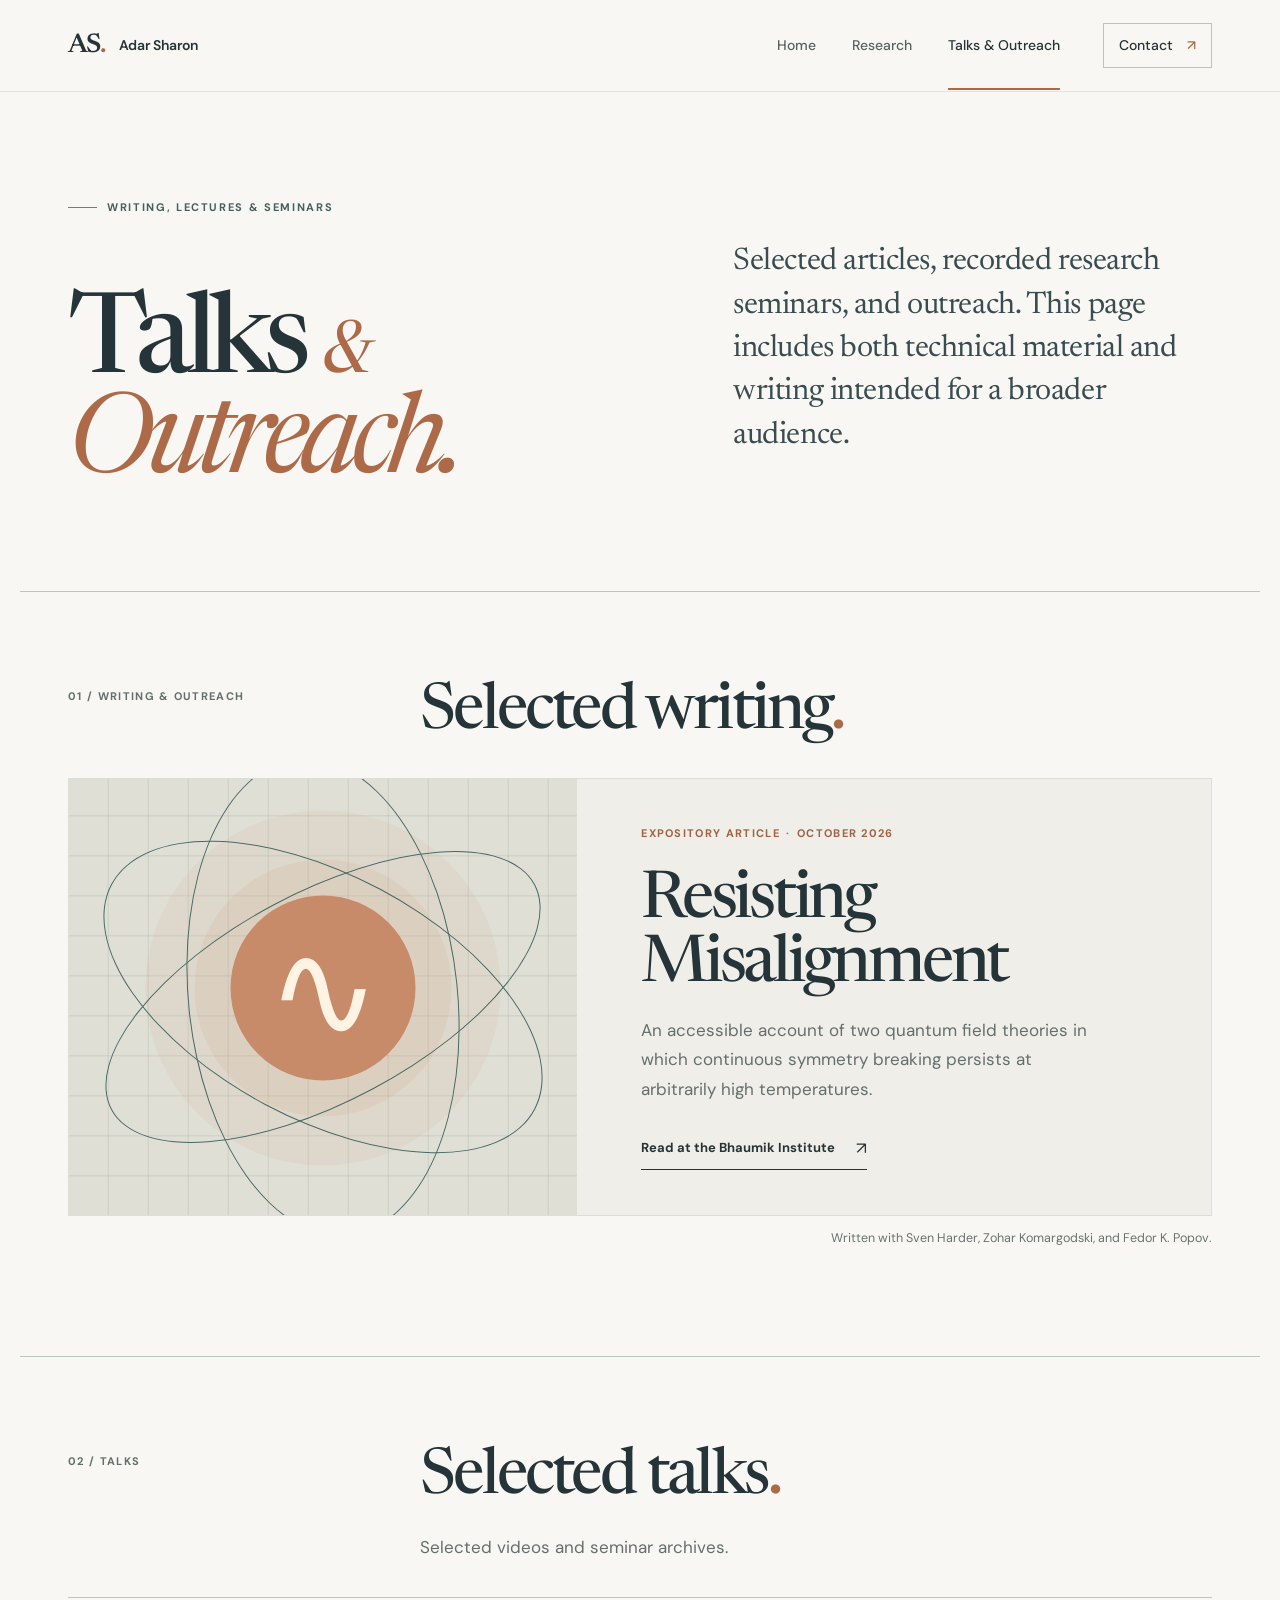
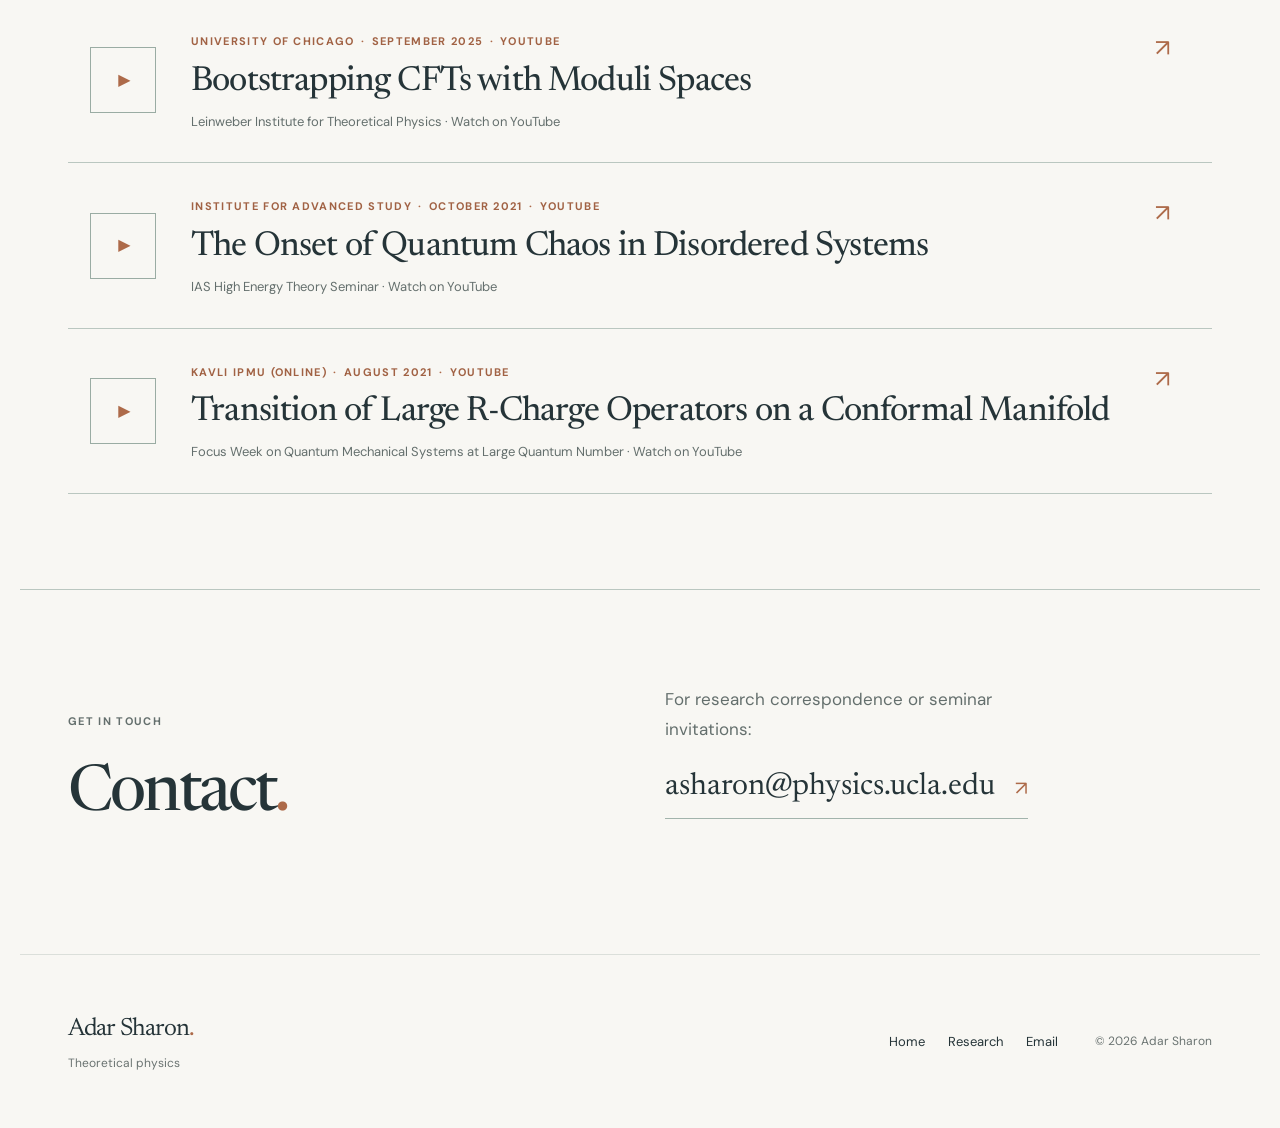
<file: notes.html>
<!doctype html>
<html lang="en">
<head>
  <meta charset="utf-8">
  <meta name="viewport" content="width=device-width, initial-scale=1">
  <meta name="theme-color" content="#f8f7f3">
  <meta name="description" content="Talks, recorded seminars, and science outreach by theoretical physicist Adar Sharon.">
  <meta property="og:type" content="website"><meta property="og:title" content="Talks &amp; Outreach — Adar Sharon"><meta property="og:url" content="https://adarsharon.com/notes.html"><meta property="og:description" content="Talks, recorded seminars, and science outreach by theoretical physicist Adar Sharon."><meta property="og:site_name" content="Adar Sharon"><meta property="og:image" content="https://adarsharon.com/images/og-card.jpg"><meta property="og:image:width" content="1200"><meta property="og:image:height" content="630"><meta property="og:image:alt" content="Adar Sharon, theoretical physics"><meta name="twitter:card" content="summary_large_image">
  <link rel="canonical" href="https://adarsharon.com/notes.html">
  <link rel="icon" href="/favicon.svg" type="image/svg+xml"><link rel="icon" href="/favicon-32.png" sizes="32x32" type="image/png"><link rel="apple-touch-icon" href="/apple-touch-icon.png">
  <link rel="preconnect" href="https://fonts.googleapis.com"><link rel="preconnect" href="https://fonts.gstatic.com" crossorigin>
  <link href="https://fonts.googleapis.com/css2?family=DM+Sans:wght@400;450;500;600;700&family=Newsreader:opsz,wght@6..72,400;6..72,450;6..72,500;6..72,600&display=swap" rel="stylesheet">
  <script>try{localStorage.removeItem("motion");if(!matchMedia("(prefers-reduced-motion: reduce)").matches)document.documentElement.classList.add("motion")}catch(e){}</script><link rel="stylesheet" href="/styles.css?v=20261113a"><script defer src="/script.js?v=20261113a"></script>
  <title>Talks &amp; Outreach — Adar Sharon</title>
</head>
<body>
  <a class="skip-link" href="#main">Skip to content</a>
  <header class="site-header"><div class="shell header-inner">
    <a class="brand" href="/" aria-label="Adar Sharon, home"><span class="brand-mark">AS<span class="brand-dot">.</span></span><span class="brand-name">Adar Sharon</span></a>
    <button class="menu-toggle" type="button" aria-expanded="false" aria-controls="primary-nav" aria-label="Open navigation"><span></span><span></span></button>
    <nav class="site-nav" id="primary-nav" aria-label="Main navigation"><a href="/">Home</a><a href="/research.html">Research</a><a href="/notes.html" aria-current="page">Talks &amp; Outreach</a><a href="mailto:asharon@physics.ucla.edu" class="nav-contact">Contact <span aria-hidden="true">↗</span></a></nav>
  </div></header>
  <main id="main">
    <section class="shell page-head page-head-notes">
      <p class="eyebrow"><span class="eyebrow-line"></span>Writing, lectures &amp; seminars</p>
      <div class="page-head-grid"><h1>Talks <span class="ampersand">&amp;</span><br><em>Outreach.</em></h1><div><p>Selected articles, recorded research seminars, and outreach. This page includes both technical material and writing intended for a broader audience.</p></div></div>
    </section>

    <section class="shell notes-content">
      <div class="notes-heading"><span class="section-index">01 / Writing &amp; outreach</span><h2>Selected writing<span class="name-period">.</span></h2></div>
      <a class="writing-feature" href="https://bhaumik-institute.physics.ucla.edu/sites/default/files/news/resisting-misalignment/index.html" target="_blank" rel="noopener noreferrer">
        <div class="writing-art" aria-hidden="true"><div class="writing-sun"></div><div class="writing-ring ring-a"></div><div class="writing-ring ring-b"></div><div class="writing-ring ring-c"></div><span class="writing-symbol">∿</span></div>
        <div class="writing-copy"><span class="note-type">Expository article <span class="mid-dot">·</span> October 2026</span><h3>Resisting<br>Misalignment</h3><p>An accessible account of two quantum field theories in which continuous symmetry breaking persists at arbitrarily high temperatures.</p><span class="underline-link">Read at the Bhaumik Institute <span aria-hidden="true">↗</span></span></div>
      </a>
      <p class="credit-line">Written with Sven Harder, Zohar Komargodski, and Fedor K. Popov.</p>
    </section>

    <section class="shell talks-section">
      <div class="notes-heading">
        <span class="section-index">02 / Talks</span>
        <h2>Selected talks<span class="name-period">.</span></h2>
        <p>Selected videos and seminar archives.</p>
      </div>
      <a class="talk-item" href="https://www.youtube.com/watch?v=ECS_xcnzJec" target="_blank" rel="noopener noreferrer">
        <div class="play-icon" aria-hidden="true">▶</div>
        <div class="talk-information">
          <span class="note-type">University of Chicago <span class="mid-dot">·</span> September 2025 <span class="mid-dot">·</span> YouTube</span>
          <h3>Bootstrapping CFTs with Moduli Spaces</h3>
          <p>Leinweber Institute for Theoretical Physics · Watch on YouTube</p>
        </div>
        <span class="talk-arrow" aria-hidden="true">↗</span>
      </a>
      <a class="talk-item" href="https://www.youtube.com/watch?v=n23GnRZD8-M" target="_blank" rel="noopener noreferrer">
        <div class="play-icon" aria-hidden="true">▶</div>
        <div class="talk-information">
          <span class="note-type">Institute for Advanced Study <span class="mid-dot">·</span> October 2021 <span class="mid-dot">·</span> YouTube</span>
          <h3>The Onset of Quantum Chaos in Disordered Systems</h3>
          <p>IAS High Energy Theory Seminar · Watch on YouTube</p>
        </div>
        <span class="talk-arrow" aria-hidden="true">↗</span>
      </a>
      <a class="talk-item" href="https://www.youtube.com/watch?v=Xr9LDyOpHZc" target="_blank" rel="noopener noreferrer">
        <div class="play-icon" aria-hidden="true">▶</div>
        <div class="talk-information">
          <span class="note-type">Kavli IPMU (online) <span class="mid-dot">·</span> August 2021 <span class="mid-dot">·</span> YouTube</span>
          <h3>Transition of Large R-Charge Operators on a Conformal Manifold</h3>
          <p>Focus Week on Quantum Mechanical Systems at Large Quantum Number · Watch on YouTube</p>
        </div>
        <span class="talk-arrow" aria-hidden="true">↗</span>
      </a>
    </section>

    <section class="shell contact-section notes-contact"><div><span class="section-index">Get in touch</span><h2>Contact<span class="name-period">.</span></h2></div><div class="contact-details"><p>For research correspondence or seminar invitations:</p><a href="mailto:asharon@physics.ucla.edu" class="email-link">asharon@physics.ucla.edu <span aria-hidden="true">↗</span></a></div></section>
  </main>
  <footer class="footer shell"><div><span class="footer-brand">Adar Sharon<span>.</span></span><span>Theoretical physics</span></div><div class="footer-right"><a href="/">Home</a><a href="/research.html">Research</a><a href="mailto:asharon@physics.ucla.edu">Email</a><span>© <span class="current-year">2026</span> Adar Sharon</span></div></footer>
</body>
</html>
</file>
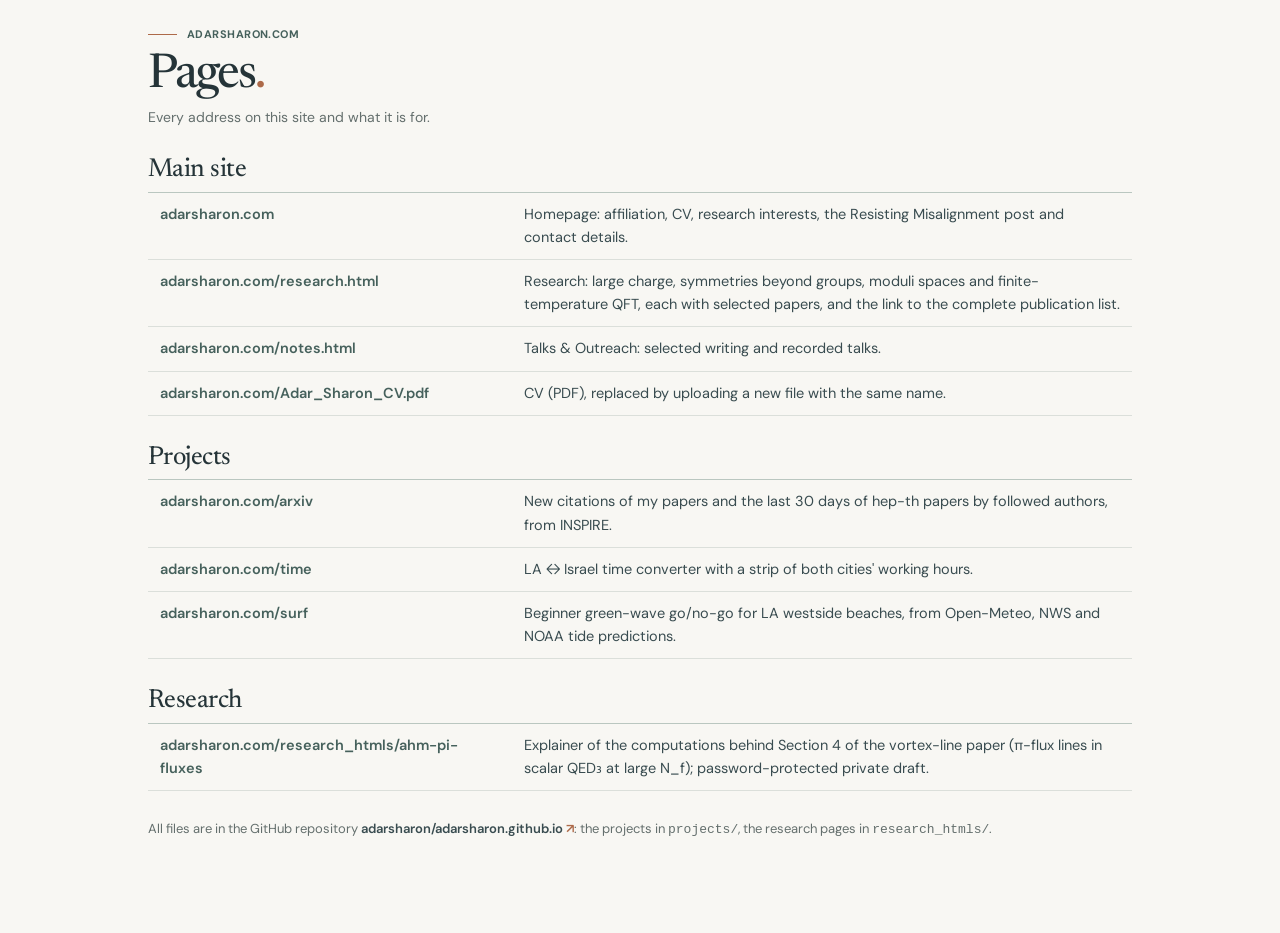
<file: pages.html>
<!doctype html>
<html lang="en">
<head>
<meta charset="utf-8">
<meta name="viewport" content="width=device-width, initial-scale=1">
<meta name="robots" content="noindex, nofollow">
<title>Pages &mdash; adarsharon.com</title>
<link rel="icon" href="/favicon.svg" type="image/svg+xml">
<link rel="icon" href="/favicon-32.png" sizes="32x32" type="image/png">
<link rel="apple-touch-icon" href="/apple-touch-icon.png">
<link rel="preconnect" href="https://fonts.googleapis.com">
<link rel="preconnect" href="https://fonts.gstatic.com" crossorigin>
<link href="https://fonts.googleapis.com/css2?family=DM+Sans:wght@400;450;500;600;700&family=Newsreader:opsz,wght@6..72,400;6..72,450;6..72,500;6..72,600&display=swap" rel="stylesheet">
<style>
  /* colours and fonts of adarsharon.com (styles.css) */
  :root {
    --paper: #f8f7f3;
    --white: #fffefa;
    --ink: #253438;
    --ink2: #394c50;
    --muted: #646f6d;
    --line: #dbdfda;
    --line-dark: #bac7c0;
    --orange: #ad6a49;
    --orange-text: #a16244;
    --green: #46615c;
    --serif: "Newsreader", Georgia, "Times New Roman", serif;
    --sans: "DM Sans", system-ui, -apple-system, BlinkMacSystemFont, "Segoe UI", sans-serif;
  }
  * { box-sizing: border-box; }
  body { margin: 0; background: var(--paper); color: var(--ink); font-family: var(--sans); font-size: 15px; line-height: 1.6; -webkit-font-smoothing: antialiased; }
  a { color: inherit; text-decoration: none; }
  a:focus-visible, button:focus-visible, select:focus-visible { outline: 2px solid var(--orange); outline-offset: 3px; }
  ::selection { background: #d8c6b8; color: var(--ink); }
  .eyebrow { display: inline-flex; align-items: center; gap: 10px; color: var(--green); font-size: 11px; text-transform: uppercase; font-weight: 700; letter-spacing: .04em; }
  .eyebrow-line { display: inline-block; height: 1px; width: 29px; background: var(--orange); }
  .eyebrow:hover { color: var(--ink); }
  h1 { font: 450 clamp(36px, 4vw, 48px)/1.05 var(--serif); letter-spacing: -.04em; margin: 8px 0 4px; }
  h1 .period { color: var(--orange); }
  .page { max-width: 1040px; margin: 0 auto; padding: 18px 28px 80px; }
  .lede { color: var(--muted); font-size: 14px; margin: 0; }
  .section { margin-top: 28px; }
  .section-head { padding-bottom: 7px; border-bottom: 1px solid var(--line-dark); }
  .section-head h2 { font: 450 26px/1.1 var(--serif); letter-spacing: -.02em; margin: 0; }
  .list { list-style: none; margin: 0; padding: 0; }
  .row { display: grid; grid-template-columns: minmax(220px, 340px) 1fr; gap: 4px 24px; align-items: baseline; padding: 10px 12px; border-bottom: 1px solid var(--line); }
  .url { color: var(--green); font-weight: 600; font-size: 14.5px; overflow-wrap: anywhere; }
  .url:hover { color: var(--orange); }
  .desc { color: var(--ink2); font-size: 14.5px; }
  .foot { color: var(--muted); font-size: 13px; margin-top: 28px; }
  .foot a { color: var(--ink2); font-weight: 600; }
  .foot a span { color: var(--orange); }
  .foot a:hover { color: var(--orange); }
  @media (max-width: 700px) {
    .page { padding: 14px 16px 60px; }
    .row { grid-template-columns: 1fr; padding: 9px 6px; }
  }
</style>
</head>
<body>
<main class="page">
<header>
<a class="eyebrow" href="/"><span class="eyebrow-line"></span>adarsharon.com</a>
<h1>Pages<span class="period">.</span></h1>
<p class="lede">Every address on this site and what it is for.</p>
</header>
<section class="section"><div class="section-head"><h2>Main site</h2></div><ul class="list"><li class="row"><a class="url" href="/">adarsharon.com</a><span class="desc">Homepage: affiliation, CV, research interests, the Resisting Misalignment post and contact details.</span></li><li class="row"><a class="url" href="/research.html">adarsharon.com/research.html</a><span class="desc">Research: large charge, symmetries beyond groups, moduli spaces and finite-temperature QFT, each with selected papers, and the link to the complete publication list.</span></li><li class="row"><a class="url" href="/notes.html">adarsharon.com/notes.html</a><span class="desc">Talks &amp; Outreach: selected writing and recorded talks.</span></li><li class="row"><a class="url" href="/Adar_Sharon_CV.pdf">adarsharon.com/Adar_Sharon_CV.pdf</a><span class="desc">CV (PDF), replaced by uploading a new file with the same name.</span></li></ul></section><section class="section"><div class="section-head"><h2>Projects</h2></div><ul class="list"><li class="row"><a class="url" href="/arxiv/">adarsharon.com/arxiv</a><span class="desc">New citations of my papers and the last 30 days of hep-th papers by followed authors, from INSPIRE.</span></li><li class="row"><a class="url" href="/time/">adarsharon.com/time</a><span class="desc">LA ↔ Israel time converter with a strip of both cities&#x27; working hours.</span></li><li class="row"><a class="url" href="/surf/">adarsharon.com/surf</a><span class="desc">Beginner green-wave go/no-go for LA westside beaches, from Open-Meteo, NWS and NOAA tide predictions.</span></li></ul></section><section class="section"><div class="section-head"><h2>Research</h2></div><ul class="list"><li class="row"><a class="url" href="/research_htmls/ahm-pi-fluxes/">adarsharon.com/research_htmls/ahm-pi-fluxes</a><span class="desc">Explainer of the computations behind Section 4 of the vortex-line paper (π-flux lines in scalar QED₃ at large N_f); password-protected private draft.</span></li></ul></section>
<p class="foot">All files are in the GitHub repository <a href="https://github.com/adarsharon/adarsharon.github.io" target="_blank" rel="noopener">adarsharon/adarsharon.github.io&nbsp;<span>&#8599;</span></a>: the projects in <code>projects/</code>, the research pages in <code>research_htmls/</code>.</p>
</main>
</body>
</html>
</file>
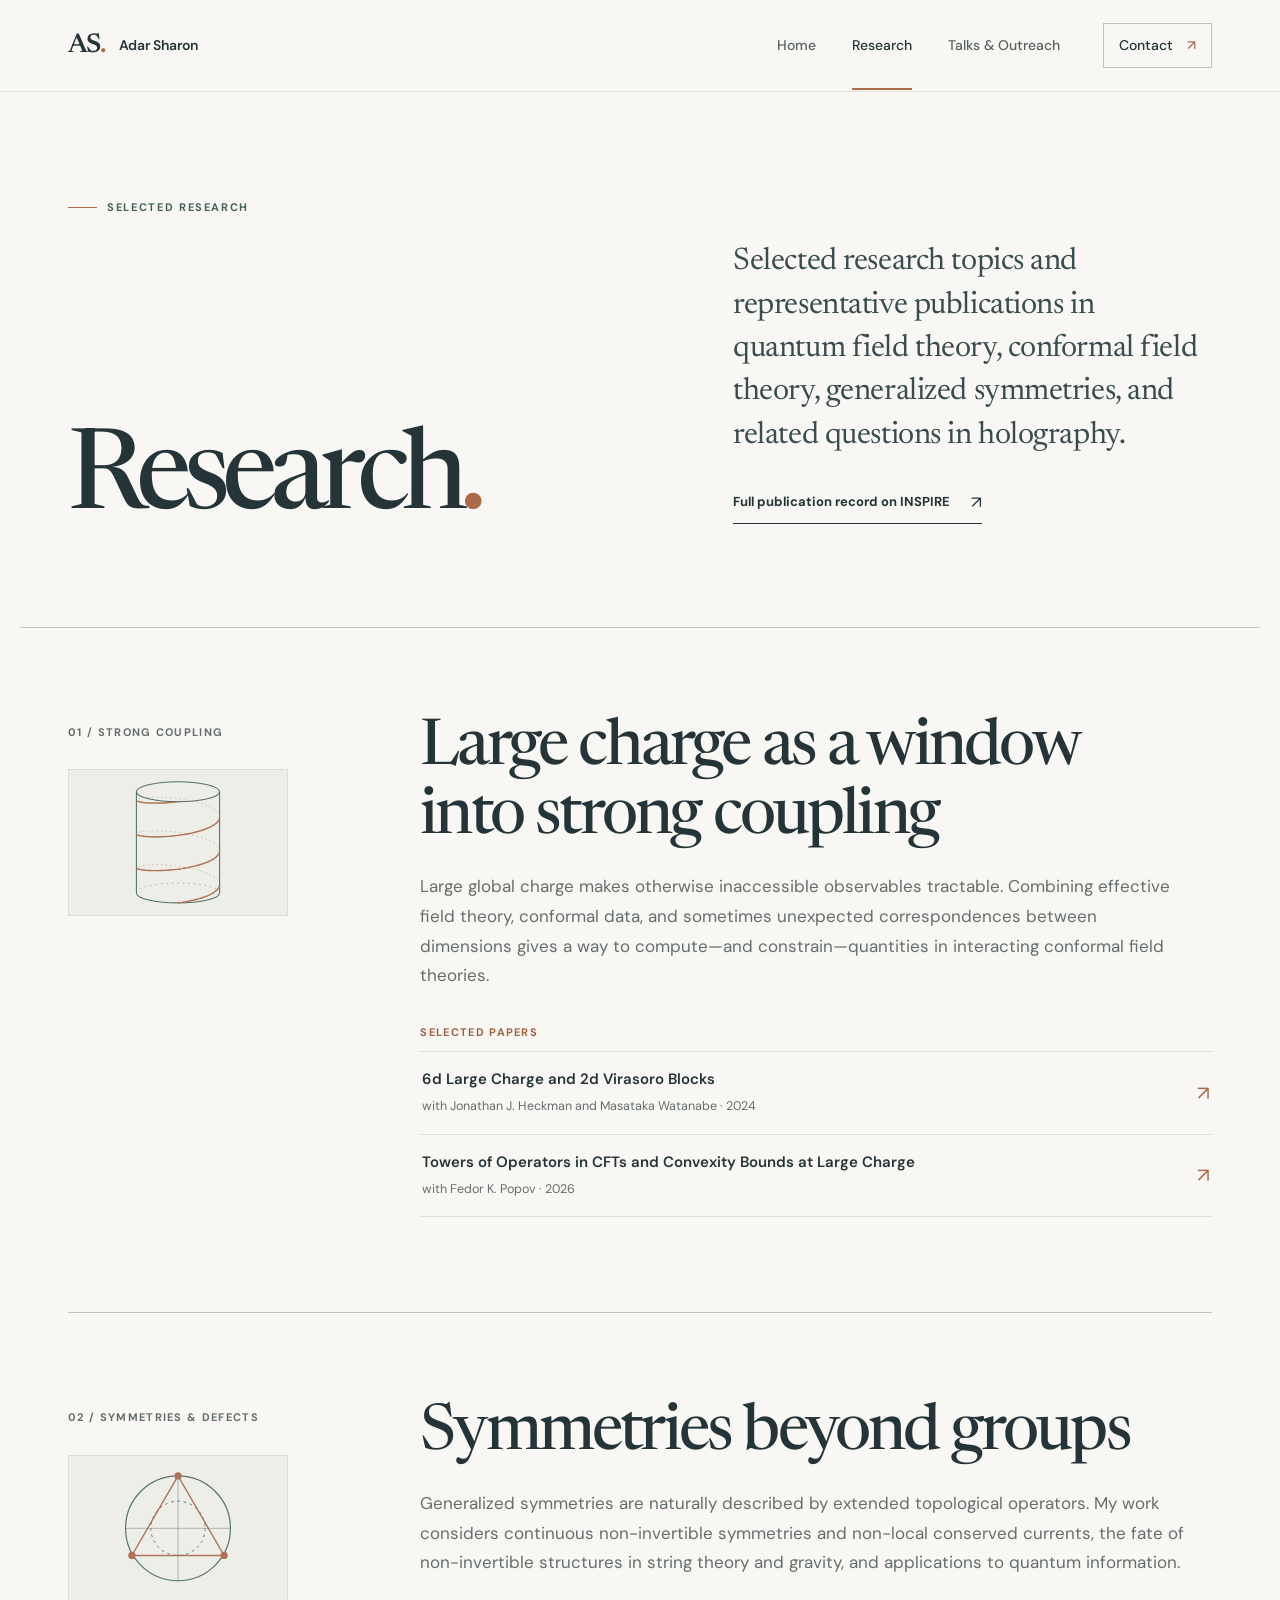
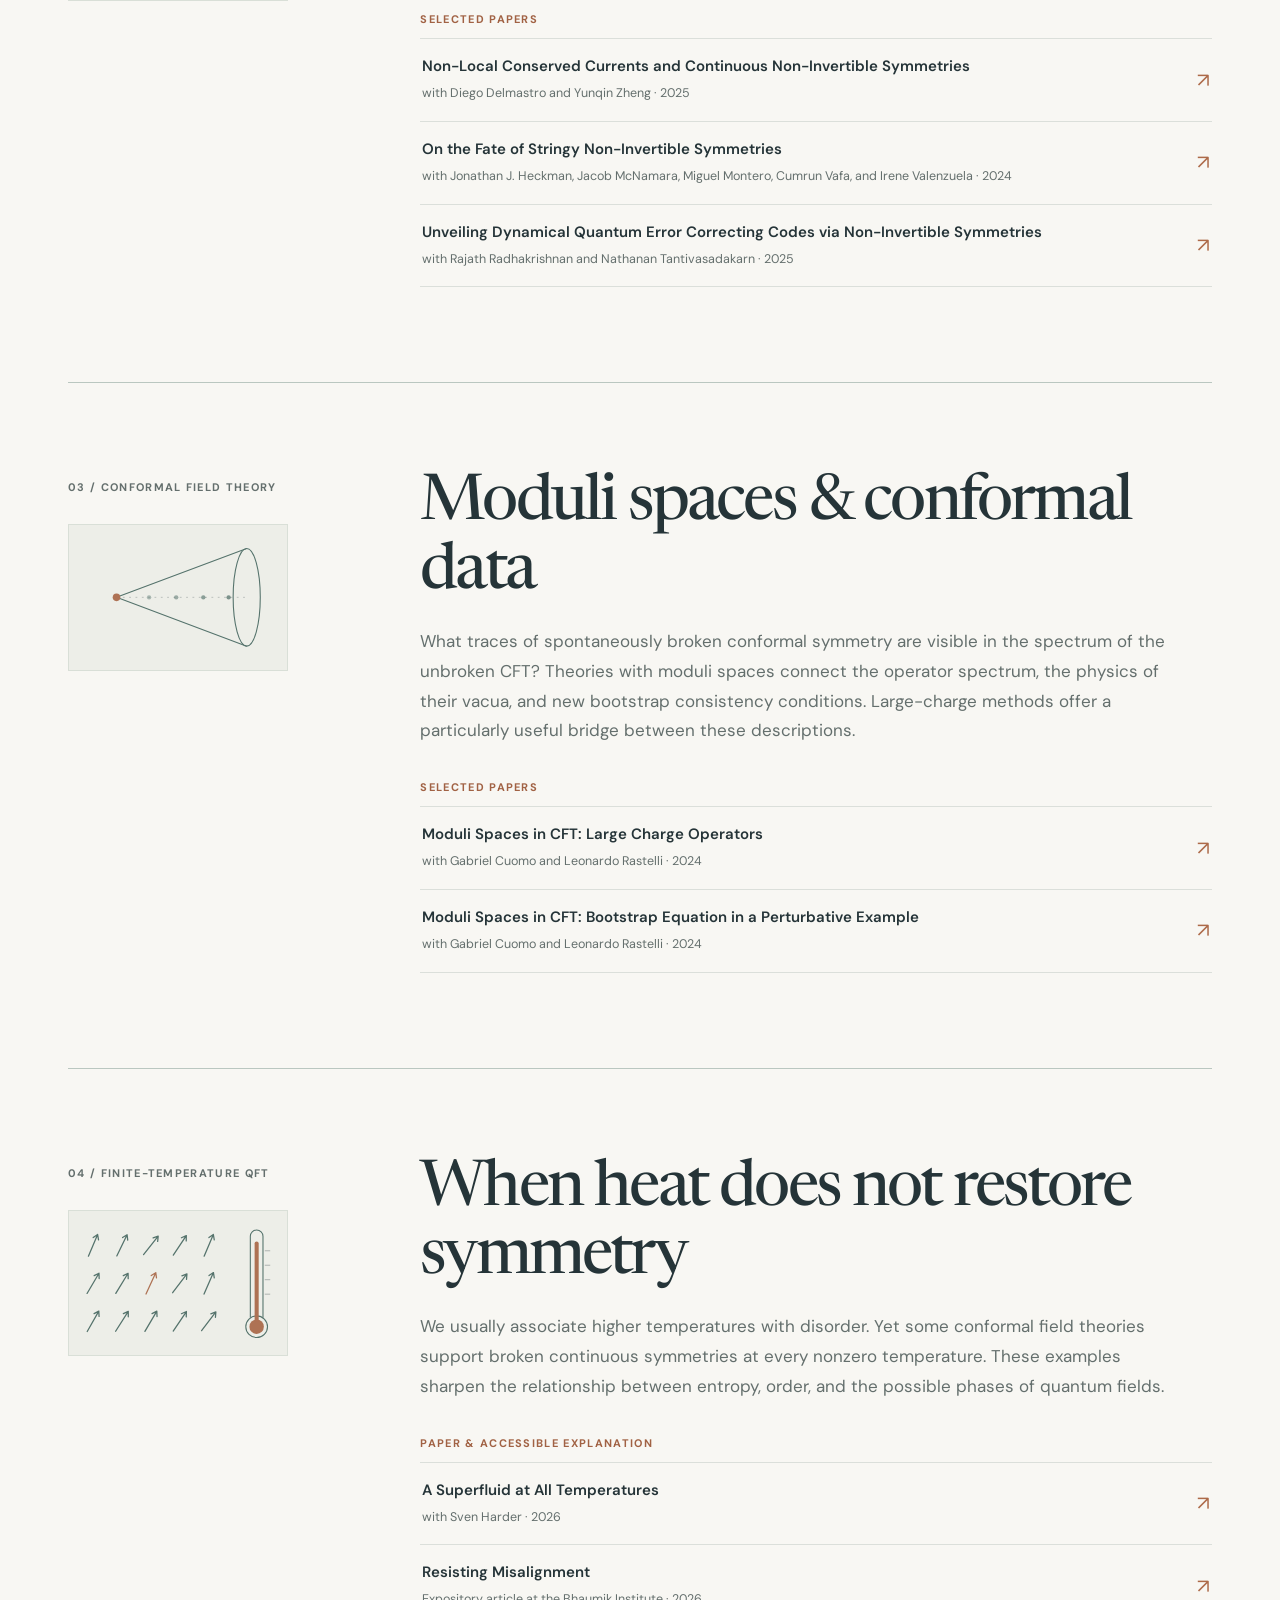
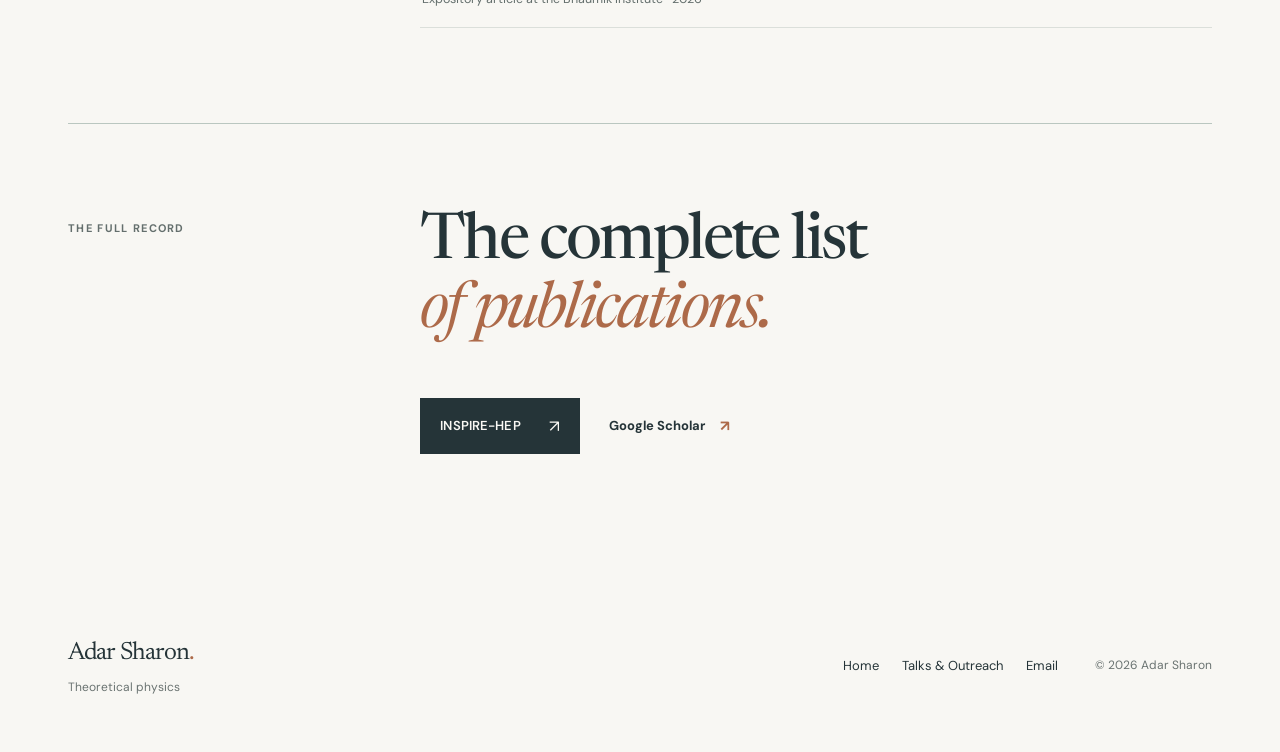
<file: research.html>
<!doctype html>
<html lang="en">
<head>
  <meta charset="utf-8">
  <meta name="viewport" content="width=device-width, initial-scale=1">
  <meta name="theme-color" content="#f8f7f3">
  <meta name="description" content="Selected research directions and papers by theoretical physicist Adar Sharon: conformal field theories, moduli spaces, generalized symmetries, and large charge.">
  <meta property="og:type" content="website"><meta property="og:title" content="Research — Adar Sharon"><meta property="og:url" content="https://adarsharon.com/research.html"><meta property="og:description" content="Selected research directions and papers by theoretical physicist Adar Sharon: conformal field theories, moduli spaces, generalized symmetries, and large charge."><meta property="og:site_name" content="Adar Sharon"><meta property="og:image" content="https://adarsharon.com/images/og-card.jpg"><meta property="og:image:width" content="1200"><meta property="og:image:height" content="630"><meta property="og:image:alt" content="Adar Sharon, theoretical physics"><meta name="twitter:card" content="summary_large_image">
  <link rel="canonical" href="https://adarsharon.com/research.html">
  <link rel="icon" href="/favicon.svg" type="image/svg+xml"><link rel="icon" href="/favicon-32.png" sizes="32x32" type="image/png"><link rel="apple-touch-icon" href="/apple-touch-icon.png">
  <link rel="preconnect" href="https://fonts.googleapis.com"><link rel="preconnect" href="https://fonts.gstatic.com" crossorigin>
  <link href="https://fonts.googleapis.com/css2?family=DM+Sans:wght@400;450;500;600;700&family=Newsreader:opsz,wght@6..72,400;6..72,450;6..72,500;6..72,600&display=swap" rel="stylesheet">
  <script>try{localStorage.removeItem("motion");if(!matchMedia("(prefers-reduced-motion: reduce)").matches)document.documentElement.classList.add("motion")}catch(e){}</script><link rel="stylesheet" href="/styles.css?v=20261113a"><script defer src="/script.js?v=20261113a"></script>
  <title>Research — Adar Sharon</title>
</head>
<body>
  <a class="skip-link" href="#main">Skip to content</a>
  <header class="site-header"><div class="shell header-inner">
    <a class="brand" href="/" aria-label="Adar Sharon, home"><span class="brand-mark">AS<span class="brand-dot">.</span></span><span class="brand-name">Adar Sharon</span></a>
    <button class="menu-toggle" type="button" aria-expanded="false" aria-controls="primary-nav" aria-label="Open navigation"><span></span><span></span></button>
    <nav class="site-nav" id="primary-nav" aria-label="Main navigation"><a href="/">Home</a><a href="/research.html" aria-current="page">Research</a><a href="/notes.html">Talks &amp; Outreach</a><a href="mailto:asharon@physics.ucla.edu" class="nav-contact">Contact <span aria-hidden="true">↗</span></a></nav>
  </div></header>
  <main id="main">
    <section class="shell page-head">
      <p class="eyebrow"><span class="eyebrow-line"></span>Selected research</p>
      <div class="page-head-grid"><h1>Research<span class="period">.</span></h1><div><p>Selected research topics and representative publications in quantum field theory, conformal field theory, generalized symmetries, and related questions in holography.</p><a class="underline-link" href="https://inspirehep.net/authors/1683407" target="_blank" rel="noopener noreferrer">Full publication record on INSPIRE <span aria-hidden="true">↗</span></a></div></div>
    </section>

    <section class="shell research-list">
      <article class="research-row" id="large-charge">
        <div class="research-aside"><span class="section-index">01 / Strong coupling</span><div class="research-illustration charge-art" aria-hidden="true"><svg viewBox="0 0 240 160" fill="none"><path d="M74 24V136M166 24V136" stroke="#55736c" stroke-width="1.2"/><ellipse cx="120" cy="24" rx="46" ry="11" stroke="#55736c" stroke-width="1.2"/><path d="M74 136A46 11 0 0 0 166 136" stroke="#55736c" stroke-width="1.2"/><path d="M74 136A46 11 0 0 1 166 136" stroke="#55736c" stroke-opacity=".45" stroke-dasharray="2 4"/><path d="M120.0 147.0 L122.2 146.7 L124.3 146.4 L126.5 146.0 L128.6 145.7 L130.8 145.3 L132.9 144.9 L134.9 144.4 L137.0 144.0 L139.0 143.5 L140.9 143.0 L142.8 142.5 L144.7 141.9 L146.5 141.3 L148.3 140.8 L149.9 140.1 L151.6 139.5 L153.1 138.9 L154.6 138.2 L156.0 137.5 L157.3 136.8 L158.5 136.1 L159.7 135.4 L160.7 134.7 L161.7 133.9 L162.6 133.2 L163.3 132.4 L164.0 131.6 L164.6 130.8 L165.1 130.1 L165.5 129.3 L165.7 128.5 L165.9 127.7 L166.0 126.9" stroke="#ae7254" stroke-width="1.6"/><path d="M166.0 126.9 L166.0 126.1 L165.8 125.3 L165.6 124.5 L165.3 123.7 L164.8 122.9 L164.3 122.1 L163.7 121.3 L163.0 120.6 L162.1 119.8 L161.2 119.0 L160.2 118.3 L159.1 117.6 L157.9 116.9 L156.6 116.2 L155.3 115.5 L153.8 114.8 L152.3 114.1 L150.8 113.5 L149.1 112.9 L147.4 112.3 L145.6 111.7 L143.8 111.1 L141.9 110.6 L140.0 110.1 L138.0 109.6 L136.0 109.1 L133.9 108.7 L131.8 108.2 L129.7 107.8 L127.6 107.5 L125.4 107.1 L123.3 106.8 L121.1 106.5 L118.9 106.2 L116.7 105.9 L114.6 105.7 L112.4 105.5 L110.3 105.3 L108.2 105.2 L106.1 105.0 L104.0 104.9 L102.0 104.8 L100.0 104.8 L98.1 104.7 L96.2 104.7 L94.4 104.7 L92.6 104.7 L90.9 104.7 L89.2 104.8 L87.7 104.9 L86.2 105.0 L84.7 105.1 L83.4 105.2 L82.1 105.3 L80.9 105.5 L79.8 105.7 L78.8 105.8 L77.9 106.0 L77.0 106.2 L76.3 106.4 L75.7 106.7 L75.2 106.9 L74.7 107.1 L74.4 107.3 L74.2 107.6 L74.0 107.8" stroke="#ae7254" stroke-opacity=".35" stroke-width="1.1" stroke-dasharray="2 3"/><path d="M74.0 107.8 L74.0 108.1 L74.1 108.3 L74.3 108.5 L74.5 108.8 L74.9 109.0 L75.4 109.2 L76.0 109.4 L76.7 109.7 L77.4 109.9 L78.3 110.1 L79.3 110.2 L80.3 110.4 L81.5 110.6 L82.7 110.7 L84.0 110.9 L85.4 111.0 L86.9 111.1 L88.4 111.2 L90.1 111.2 L91.7 111.3 L93.5 111.3 L95.3 111.3 L97.2 111.3 L99.1 111.3 L101.0 111.2 L103.0 111.1 L105.1 111.0 L107.1 110.9 L109.2 110.8 L111.4 110.6 L113.5 110.4 L115.7 110.2 L117.8 109.9 L120.0 109.7 L122.2 109.4 L124.3 109.1 L126.5 108.7 L128.6 108.3 L130.8 108.0 L132.9 107.5 L134.9 107.1 L137.0 106.6 L139.0 106.2 L140.9 105.7 L142.8 105.1 L144.7 104.6 L146.5 104.0 L148.3 103.4 L149.9 102.8 L151.6 102.2 L153.1 101.5 L154.6 100.9 L156.0 100.2 L157.3 99.5 L158.5 98.8 L159.7 98.1 L160.7 97.3 L161.7 96.6 L162.6 95.8 L163.3 95.1 L164.0 94.3 L164.6 93.5 L165.1 92.7 L165.5 91.9 L165.7 91.1 L165.9 90.3 L166.0 89.5" stroke="#ae7254" stroke-width="1.6"/><path d="M166.0 89.5 L166.0 88.7 L165.8 87.9 L165.6 87.1 L165.3 86.3 L164.8 85.6 L164.3 84.8 L163.7 84.0 L163.0 83.2 L162.1 82.5 L161.2 81.7 L160.2 81.0 L159.1 80.2 L157.9 79.5 L156.6 78.8 L155.3 78.1 L153.8 77.5 L152.3 76.8 L150.8 76.2 L149.1 75.6 L147.4 75.0 L145.6 74.4 L143.8 73.8 L141.9 73.3 L140.0 72.8 L138.0 72.3 L136.0 71.8 L133.9 71.3 L131.8 70.9 L129.7 70.5 L127.6 70.1 L125.4 69.8 L123.3 69.4 L121.1 69.1 L118.9 68.9 L116.7 68.6 L114.6 68.4 L112.4 68.2 L110.3 68.0 L108.2 67.8 L106.1 67.7 L104.0 67.6 L102.0 67.5 L100.0 67.4 L98.1 67.4 L96.2 67.4 L94.4 67.4 L92.6 67.4 L90.9 67.4 L89.2 67.5 L87.7 67.5 L86.2 67.6 L84.7 67.7 L83.4 67.9 L82.1 68.0 L80.9 68.2 L79.8 68.3 L78.8 68.5 L77.9 68.7 L77.0 68.9 L76.3 69.1 L75.7 69.3 L75.2 69.6 L74.7 69.8 L74.4 70.0 L74.2 70.2 L74.0 70.5" stroke="#ae7254" stroke-opacity=".35" stroke-width="1.1" stroke-dasharray="2 3"/><path d="M74.0 70.5 L74.0 70.7 L74.1 71.0 L74.3 71.2 L74.5 71.4 L74.9 71.7 L75.4 71.9 L76.0 72.1 L76.7 72.3 L77.4 72.5 L78.3 72.7 L79.3 72.9 L80.3 73.1 L81.5 73.2 L82.7 73.4 L84.0 73.5 L85.4 73.6 L86.9 73.7 L88.4 73.8 L90.1 73.9 L91.7 73.9 L93.5 74.0 L95.3 74.0 L97.2 74.0 L99.1 73.9 L101.0 73.9 L103.0 73.8 L105.1 73.7 L107.1 73.6 L109.2 73.4 L111.4 73.3 L113.5 73.1 L115.7 72.8 L117.8 72.6 L120.0 72.3 L122.2 72.0 L124.3 71.7 L126.5 71.4 L128.6 71.0 L130.8 70.6 L132.9 70.2 L134.9 69.8 L137.0 69.3 L139.0 68.8 L140.9 68.3 L142.8 67.8 L144.7 67.2 L146.5 66.7 L148.3 66.1 L149.9 65.5 L151.6 64.8 L153.1 64.2 L154.6 63.5 L156.0 62.9 L157.3 62.2 L158.5 61.5 L159.7 60.7 L160.7 60.0 L161.7 59.3 L162.6 58.5 L163.3 57.7 L164.0 57.0 L164.6 56.2 L165.1 55.4 L165.5 54.6 L165.7 53.8 L165.9 53.0 L166.0 52.2" stroke="#ae7254" stroke-width="1.6"/><path d="M166.0 52.2 L166.0 51.4 L165.8 50.6 L165.6 49.8 L165.3 49.0 L164.8 48.2 L164.3 47.4 L163.7 46.7 L163.0 45.9 L162.1 45.1 L161.2 44.4 L160.2 43.6 L159.1 42.9 L157.9 42.2 L156.6 41.5 L155.3 40.8 L153.8 40.1 L152.3 39.5 L150.8 38.8 L149.1 38.2 L147.4 37.6 L145.6 37.0 L143.8 36.5 L141.9 35.9 L140.0 35.4 L138.0 34.9 L136.0 34.5 L133.9 34.0 L131.8 33.6 L129.7 33.2 L127.6 32.8 L125.4 32.4 L123.3 32.1 L121.1 31.8 L118.9 31.5 L116.7 31.3 L114.6 31.0 L112.4 30.8 L110.3 30.7 L108.2 30.5 L106.1 30.4 L104.0 30.2 L102.0 30.2 L100.0 30.1 L98.1 30.0 L96.2 30.0 L94.4 30.0 L92.6 30.0 L90.9 30.1 L89.2 30.1 L87.7 30.2 L86.2 30.3 L84.7 30.4 L83.4 30.5 L82.1 30.7 L80.9 30.8 L79.8 31.0 L78.8 31.2 L77.9 31.4 L77.0 31.6 L76.3 31.8 L75.7 32.0 L75.2 32.2 L74.7 32.4 L74.4 32.7 L74.2 32.9 L74.0 33.2" stroke="#ae7254" stroke-opacity=".35" stroke-width="1.1" stroke-dasharray="2 3"/><path d="M74.0 33.2 L74.0 33.4 L74.1 33.6 L74.3 33.9 L74.5 34.1 L74.9 34.3 L75.4 34.6 L76.0 34.8 L76.7 35.0 L77.4 35.2 L78.3 35.4 L79.3 35.6 L80.3 35.8 L81.5 35.9 L82.7 36.1 L84.0 36.2 L85.4 36.3 L86.9 36.4 L88.4 36.5 L90.1 36.6 L91.7 36.6 L93.5 36.6 L95.3 36.6 L97.2 36.6 L99.1 36.6 L101.0 36.5 L103.0 36.5 L105.1 36.4 L107.1 36.2 L109.2 36.1 L111.4 35.9 L113.5 35.7 L115.7 35.5 L117.8 35.3 L120.0 35.0" stroke="#ae7254" stroke-width="1.6"/></svg></div></div>
        <div class="research-body">
          <h2>Large charge as a window into strong coupling</h2>
          <p>Large global charge makes otherwise inaccessible observables tractable. Combining effective field theory, conformal data, and sometimes unexpected correspondences between dimensions gives a way to compute—and constrain—quantities in interacting conformal field theories.</p>
          <div class="papers-label">Selected papers</div>
          <ul class="paper-list">
            <li><a href="https://arxiv.org/abs/2409.05944" target="_blank" rel="noopener noreferrer"><span><strong>6d Large Charge and 2d Virasoro Blocks</strong><small>with Jonathan J. Heckman and Masataka Watanabe · 2024</small></span><span class="paper-arrow">↗</span></a></li>
            <li><a href="https://arxiv.org/abs/2607.28726" target="_blank" rel="noopener noreferrer"><span><strong>Towers of Operators in CFTs and Convexity Bounds at Large Charge</strong><small>with Fedor K. Popov · 2026</small></span><span class="paper-arrow">↗</span></a></li>
          </ul>
        </div>
      </article>

      <article class="research-row" id="symmetries">
        <div class="research-aside"><span class="section-index">02 / Symmetries &amp; defects</span><div class="research-illustration symmetries-art" aria-hidden="true"><svg viewBox="0 0 240 160" fill="none"><circle cx="120" cy="80" r="58" stroke="#55736c" stroke-width="1.3"/><circle cx="120" cy="80" r="30" stroke="#55736c" stroke-width="1" stroke-dasharray="3 4"/><path d="M120 22L171 110L69 110Z" stroke="#ae7254" stroke-width="1.5"/><path d="M62 80H178M120 22V139" stroke="#55736c" stroke-opacity=".48"/><circle cx="120" cy="22" r="4" fill="#ae7254"/><circle cx="171" cy="110" r="4" fill="#ae7254"/><circle cx="69" cy="110" r="4" fill="#ae7254"/></svg></div></div>
        <div class="research-body">
          <h2>Symmetries beyond groups</h2>
          <p>Generalized symmetries are naturally described by extended topological operators. My work considers continuous non-invertible symmetries and non-local conserved currents, the fate of non-invertible structures in string theory and gravity, and applications to quantum information.</p>
          <div class="papers-label">Selected papers</div>
          <ul class="paper-list">
            <li><a href="https://arxiv.org/abs/2507.22976" target="_blank" rel="noopener noreferrer"><span><strong>Non-Local Conserved Currents and Continuous Non-Invertible Symmetries</strong><small>with Diego Delmastro and Yunqin Zheng · 2025</small></span><span class="paper-arrow">↗</span></a></li>
            <li><a href="https://arxiv.org/abs/2402.00118" target="_blank" rel="noopener noreferrer"><span><strong>On the Fate of Stringy Non-Invertible Symmetries</strong><small>with Jonathan J. Heckman, Jacob McNamara, Miguel Montero, Cumrun Vafa, and Irene Valenzuela · 2024</small></span><span class="paper-arrow">↗</span></a></li>
            <li><a href="https://arxiv.org/abs/2510.09565" target="_blank" rel="noopener noreferrer"><span><strong>Unveiling Dynamical Quantum Error Correcting Codes via Non-Invertible Symmetries</strong><small>with Rajath Radhakrishnan and Nathanan Tantivasadakarn · 2025</small></span><span class="paper-arrow">↗</span></a></li>
          </ul>
        </div>
      </article>

      <article class="research-row" id="moduli">
        <div class="research-aside"><span class="section-index">03 / Conformal field theory</span><div class="research-illustration moduli-art" aria-hidden="true"><svg viewBox="0 0 240 160" fill="none"><path d="M52 80L196 26M52 80L196 134" stroke="#55736c" stroke-width="1.2"/><ellipse cx="196" cy="80" rx="15" ry="54" stroke="#55736c" stroke-width="1.2"/><path d="M52 80H196" stroke="currentColor" stroke-opacity=".28" stroke-dasharray="2 5"/><circle cx="88" cy="80" r="2.4" fill="#55736c" fill-opacity="0.45"/><circle cx="118" cy="80" r="2.4" fill="#55736c" fill-opacity="0.55"/><circle cx="148" cy="80" r="2.4" fill="#55736c" fill-opacity="0.65"/><circle cx="176" cy="80" r="2.4" fill="#55736c" fill-opacity="0.75"/><circle cx="52" cy="80" r="4.2" fill="#ae7254"/></svg></div></div>
        <div class="research-body">
          <h2>Moduli spaces &amp; conformal data</h2>
          <p>What traces of spontaneously broken conformal symmetry are visible in the spectrum of the unbroken CFT? Theories with moduli spaces connect the operator spectrum, the physics of their vacua, and new bootstrap consistency conditions. Large-charge methods offer a particularly useful bridge between these descriptions.</p>
          <div class="papers-label">Selected papers</div>
          <ul class="paper-list">
            <li><a href="https://arxiv.org/abs/2406.19441" target="_blank" rel="noopener noreferrer"><span><strong>Moduli Spaces in CFT: Large Charge Operators</strong><small>with Gabriel Cuomo and Leonardo Rastelli · 2024</small></span><span class="paper-arrow">↗</span></a></li>
            <li><a href="https://arxiv.org/abs/2406.02679" target="_blank" rel="noopener noreferrer"><span><strong>Moduli Spaces in CFT: Bootstrap Equation in a Perturbative Example</strong><small>with Gabriel Cuomo and Leonardo Rastelli · 2024</small></span><span class="paper-arrow">↗</span></a></li>
          </ul>
        </div>
      </article>

      <article class="research-row" id="thermal">
        <div class="research-aside"><span class="section-index">04 / Finite-temperature QFT</span><div class="research-illustration thermal-art" aria-hidden="true"><svg viewBox="0 0 240 160" fill="none"><path d="M20.9 50.0L31.1 26.0M32.1 31.9L31.1 26.0L26.2 29.4" stroke="#55736c" stroke-width="1.4" stroke-linecap="round" stroke-linejoin="round"/><path d="M52.3 49.7L63.7 26.3M64.4 32.2L63.7 26.3L58.7 29.4" stroke="#55736c" stroke-width="1.4" stroke-linecap="round" stroke-linejoin="round"/><path d="M81.9 48.2L98.1 27.8M97.5 33.7L98.1 27.8L92.5 29.8" stroke="#55736c" stroke-width="1.4" stroke-linecap="round" stroke-linejoin="round"/><path d="M114.8 48.8L129.2 27.2M129.1 33.1L129.2 27.2L123.8 29.6" stroke="#55736c" stroke-width="1.4" stroke-linecap="round" stroke-linejoin="round"/><path d="M148.9 50.0L159.1 26.0M160.1 31.9L159.1 26.0L154.2 29.4" stroke="#55736c" stroke-width="1.4" stroke-linecap="round" stroke-linejoin="round"/><path d="M19.4 91.2L32.6 68.8M32.8 74.7L32.6 68.8L27.3 71.5" stroke="#55736c" stroke-width="1.4" stroke-linecap="round" stroke-linejoin="round"/><path d="M51.2 91.1L64.8 68.9M64.9 74.9L64.8 68.9L59.5 71.5" stroke="#55736c" stroke-width="1.4" stroke-linecap="round" stroke-linejoin="round"/><path d="M84.6 91.8L95.4 68.2M96.2 74.0L95.4 68.2L90.4 71.4" stroke="#ae7254" stroke-width="1.4" stroke-linecap="round" stroke-linejoin="round"/><path d="M114.1 90.4L129.9 69.6M129.4 75.6L129.9 69.6L124.3 71.7" stroke="#55736c" stroke-width="1.4" stroke-linecap="round" stroke-linejoin="round"/><path d="M148.8 91.9L159.2 68.1M160.1 73.9L159.2 68.1L154.3 71.4" stroke="#55736c" stroke-width="1.4" stroke-linecap="round" stroke-linejoin="round"/><path d="M19.6 133.3L32.4 110.7M32.7 116.6L32.4 110.7L27.2 113.5" stroke="#55736c" stroke-width="1.4" stroke-linecap="round" stroke-linejoin="round"/><path d="M51.0 133.0L65.0 111.0M65.0 117.0L65.0 111.0L59.6 113.5" stroke="#55736c" stroke-width="1.4" stroke-linecap="round" stroke-linejoin="round"/><path d="M83.4 133.2L96.6 110.8M96.8 116.7L96.6 110.8L91.3 113.5" stroke="#55736c" stroke-width="1.4" stroke-linecap="round" stroke-linejoin="round"/><path d="M114.7 132.8L129.3 111.2M129.1 117.1L129.3 111.2L123.8 113.6" stroke="#55736c" stroke-width="1.4" stroke-linecap="round" stroke-linejoin="round"/><path d="M146.1 132.4L161.9 111.6M161.4 117.6L161.9 111.6L156.3 113.7" stroke="#55736c" stroke-width="1.4" stroke-linecap="round" stroke-linejoin="round"/><path d="M200 118V28A7 7 0 0 1 214 28V118" stroke="#55736c" stroke-width="1.2"/><circle cx="207" cy="128" r="12" stroke="#55736c" stroke-width="1.2"/><circle cx="207" cy="128" r="8" fill="#ae7254"/><path d="M207 120V36" stroke="#ae7254" stroke-width="4.5" stroke-linecap="round"/><path d="M216 44H222M216 60H222M216 76H222M216 92H222" stroke="currentColor" stroke-opacity=".35"/></svg></div></div>
        <div class="research-body">
          <h2>When heat does not restore symmetry</h2>
          <p>We usually associate higher temperatures with disorder. Yet some conformal field theories support broken continuous symmetries at every nonzero temperature. These examples sharpen the relationship between entropy, order, and the possible phases of quantum fields.</p>
          <div class="papers-label">Paper &amp; accessible explanation</div>
          <ul class="paper-list">
            <li><a href="https://arxiv.org/abs/2610.10169" target="_blank" rel="noopener noreferrer"><span><strong>A Superfluid at All Temperatures</strong><small>with Sven Harder · 2026</small></span><span class="paper-arrow">↗</span></a></li>
            <li><a href="https://bhaumik-institute.physics.ucla.edu/sites/default/files/news/resisting-misalignment/index.html" target="_blank" rel="noopener noreferrer"><span><strong>Resisting Misalignment</strong><small>Expository article at the Bhaumik Institute · 2026</small></span><span class="paper-arrow">↗</span></a></li>
          </ul>
        </div>
      </article>
    </section>

    <section class="shell profile-outro"><span class="section-index">The full record</span><h2>The complete list<br><em>of publications.</em></h2><div><a class="button button-dark" href="https://inspirehep.net/authors/1683407" target="_blank" rel="noopener noreferrer">INSPIRE-HEP <span aria-hidden="true">↗</span></a><a class="text-link" href="https://scholar.google.com/citations?user=H8xUjnYAAAAJ" target="_blank" rel="noopener noreferrer">Google Scholar <span aria-hidden="true">↗</span></a></div></section>
  </main>
  <footer class="footer shell"><div><span class="footer-brand">Adar Sharon<span>.</span></span><span>Theoretical physics</span></div><div class="footer-right"><a href="/">Home</a><a href="/notes.html">Talks &amp; Outreach</a><a href="mailto:asharon@physics.ucla.edu">Email</a><span>© <span class="current-year">2026</span> Adar Sharon</span></div></footer>
</body>
</html>
</file>
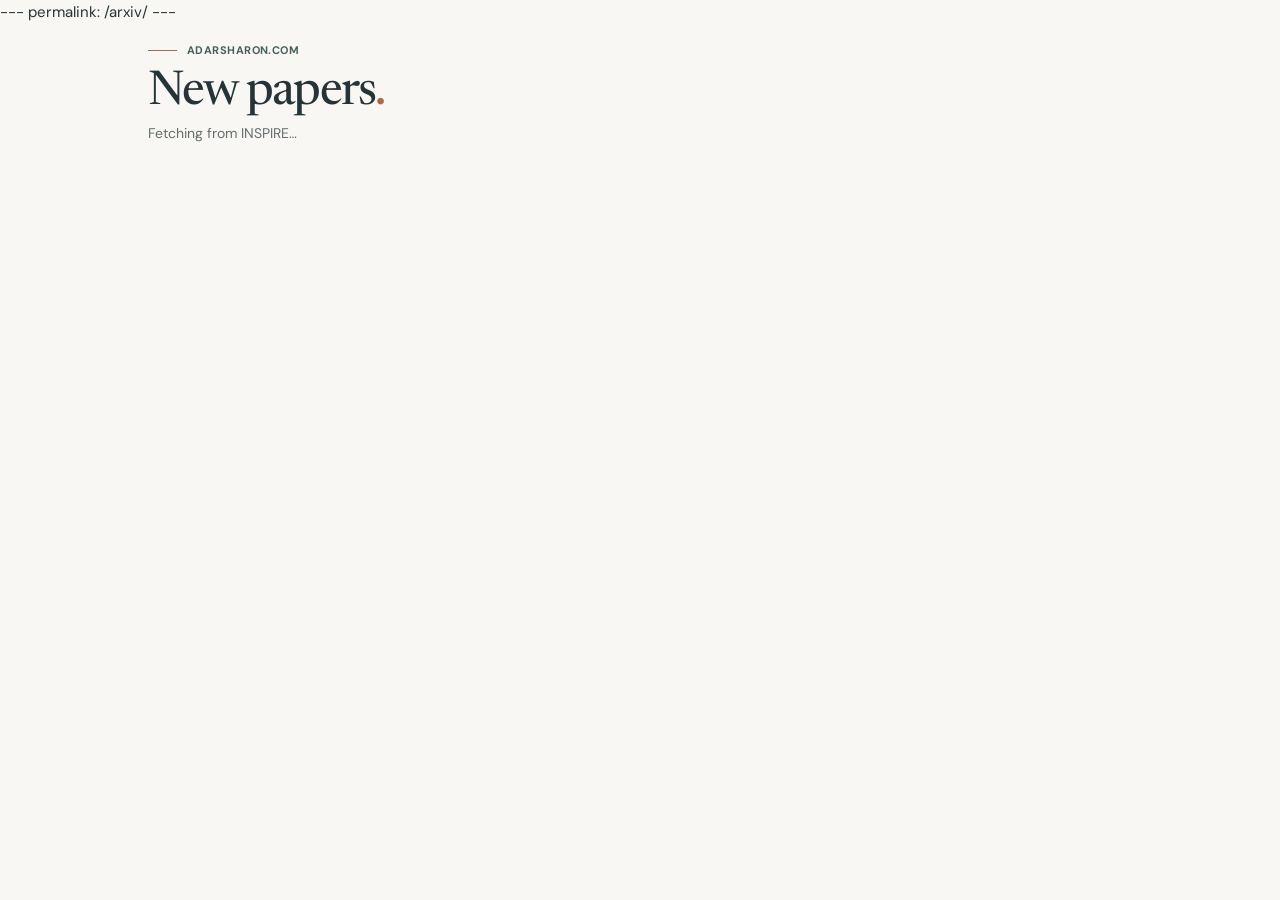
<file: projects/arxiv/arxiv_tracker.html>
---
permalink: /arxiv/
---
<!doctype html>
<html lang="en">
<head>
<meta charset="utf-8">
<meta name="viewport" content="width=device-width, initial-scale=1">
<meta name="robots" content="noindex">
<title>New papers</title>
<link rel="icon" href="/projects/arxiv/favicon.svg" type="image/svg+xml">
<link rel="icon" href="/projects/arxiv/favicon-32.png" sizes="32x32" type="image/png">
<link rel="apple-touch-icon" href="/projects/arxiv/apple-touch-icon.png">
<link rel="manifest" href="/projects/arxiv/manifest.webmanifest">
<meta name="apple-mobile-web-app-title" content="New papers">
<meta name="theme-color" content="#f8f7f3">
<link rel="preconnect" href="https://fonts.googleapis.com">
<link rel="preconnect" href="https://fonts.gstatic.com" crossorigin>
<link href="https://fonts.googleapis.com/css2?family=DM+Sans:wght@400;450;500;600;700&family=Newsreader:opsz,wght@6..72,400;6..72,450;6..72,500;6..72,600&display=swap" rel="stylesheet">
<style>
  /* colours and fonts of adarsharon.com (styles.css) */
  :root {
    --paper: #f8f7f3;
    --ink: #253438;
    --ink2: #394c50;
    --muted: #646f6d;
    --line: #dbdfda;
    --line-dark: #bac7c0;
    --orange: #ad6a49;
    --orange-text: #a16244;
    --green: #46615c;
    --serif: "Newsreader", Georgia, "Times New Roman", serif;
    --sans: "DM Sans", system-ui, -apple-system, BlinkMacSystemFont, "Segoe UI", sans-serif;
  }
  * { box-sizing: border-box; }
  body { margin: 0; background: var(--paper); color: var(--ink); font-family: var(--sans); font-size: 15px; line-height: 1.6; -webkit-font-smoothing: antialiased; }
  a { color: inherit; text-decoration: none; }
  a:focus-visible { outline: 2px solid var(--orange); outline-offset: 3px; }
  ::selection { background: #d8c6b8; color: var(--ink); }
  .page { max-width: 1040px; margin: 0 auto; padding: 18px 28px 90px; }
  .eyebrow { display: inline-flex; align-items: center; gap: 10px; color: var(--green); font-size: 11px; text-transform: uppercase; font-weight: 700; letter-spacing: .04em; }
  .eyebrow-line { display: inline-block; height: 1px; width: 29px; background: var(--orange); }
  .eyebrow:hover { color: var(--ink); }
  h1 { font: 450 clamp(36px, 4vw, 48px)/1.05 var(--serif); letter-spacing: -.04em; margin: 8px 0 4px; }
  h1 .period { color: var(--orange); }
  .status { color: var(--muted); font-size: 14px; margin: 0; }
  .new-count { color: var(--orange-text); font-weight: 700; }
  .section { margin-top: 26px; }
  .section-head { display: flex; align-items: baseline; justify-content: space-between; gap: 6px 20px; flex-wrap: wrap; padding-bottom: 7px; border-bottom: 1px solid var(--line-dark); }
  .section-head h2 { font: 450 26px/1.1 var(--serif); letter-spacing: -.02em; margin: 0; }
  .count { font: 500 14px var(--sans); letter-spacing: 0; color: var(--muted); margin-left: 12px; }
  .count em { font-style: normal; font-weight: 700; color: var(--orange-text); }
  .head-links { display: flex; gap: 22px; font-size: 14px; font-weight: 600; color: var(--ink2); }
  .head-links a { transition: color .2s; }
  .head-links a span { color: var(--orange); }
  .head-links a:hover { color: var(--orange); }
  .list { list-style: none; margin: 0; padding: 0; }
  .item { border-bottom: 1px solid var(--line); padding: 9px 12px 10px; }
  .item.new { box-shadow: inset 3px 0 0 var(--orange); }
  .item-top { display: flex; align-items: baseline; gap: 14px; font-size: 12.5px; color: var(--muted); }
  .paper-id { color: var(--green); font-weight: 600; font-size: 13px; }
  .date { font-variant-numeric: tabular-nums; }
  .new-label { color: var(--orange-text); font-size: 11px; font-weight: 700; text-transform: uppercase; letter-spacing: .05em; }
  .title { display: block; color: var(--orange-text); font-weight: 600; font-size: 16px; line-height: 1.35; margin: 2px 0 3px; }
  .title:hover { text-decoration: underline; text-decoration-thickness: 1px; text-underline-offset: 3px; }
  /* not yet opened: orange titles; already opened: ink titles and grey arXiv numbers */
  .title:visited { color: var(--ink); }
  .paper-id:visited { color: var(--muted); }
  .authors { color: var(--muted); font-size: 13.5px; line-height: 1.5; }
  .authors strong { color: var(--ink); font-weight: 600; }
  .cite { display: flex; align-items: baseline; gap: 16px; padding: 6px 12px; }
  .cite .date { flex: none; font-size: 12.5px; color: var(--muted); }
  .cite-body { min-width: 0; }
  .cite .new-label { margin-right: 10px; }
  .cite .title { display: inline; font-size: 15px; margin: 0 10px 0 0; }
  .cite .authors { display: inline; font-size: 13.5px; }
  .empty { color: var(--muted); font-style: italic; padding: 16px 12px; margin: 0; }
  @media (max-width: 700px) {
    .page { padding: 14px 16px 70px; }
    .section { margin-top: 22px; }
    .section-head h2 { font-size: 24px; }
    .item { padding: 8px 6px 9px; }
    .cite { padding: 6px 6px; }
  }
</style>
</head>
<body>
<main class="page">
<header>
<a class="eyebrow" href="/"><span class="eyebrow-line"></span>adarsharon.com</a>
<h1>New papers<span class="period">.</span></h1>
<p class="status" id="status">Fetching from INSPIRE&hellip;</p>
</header>
<div id="results"></div>
</main>
<script src="/projects/arxiv/arxiv_tracker.js?v=7"></script>
</body>
</html>
</file>
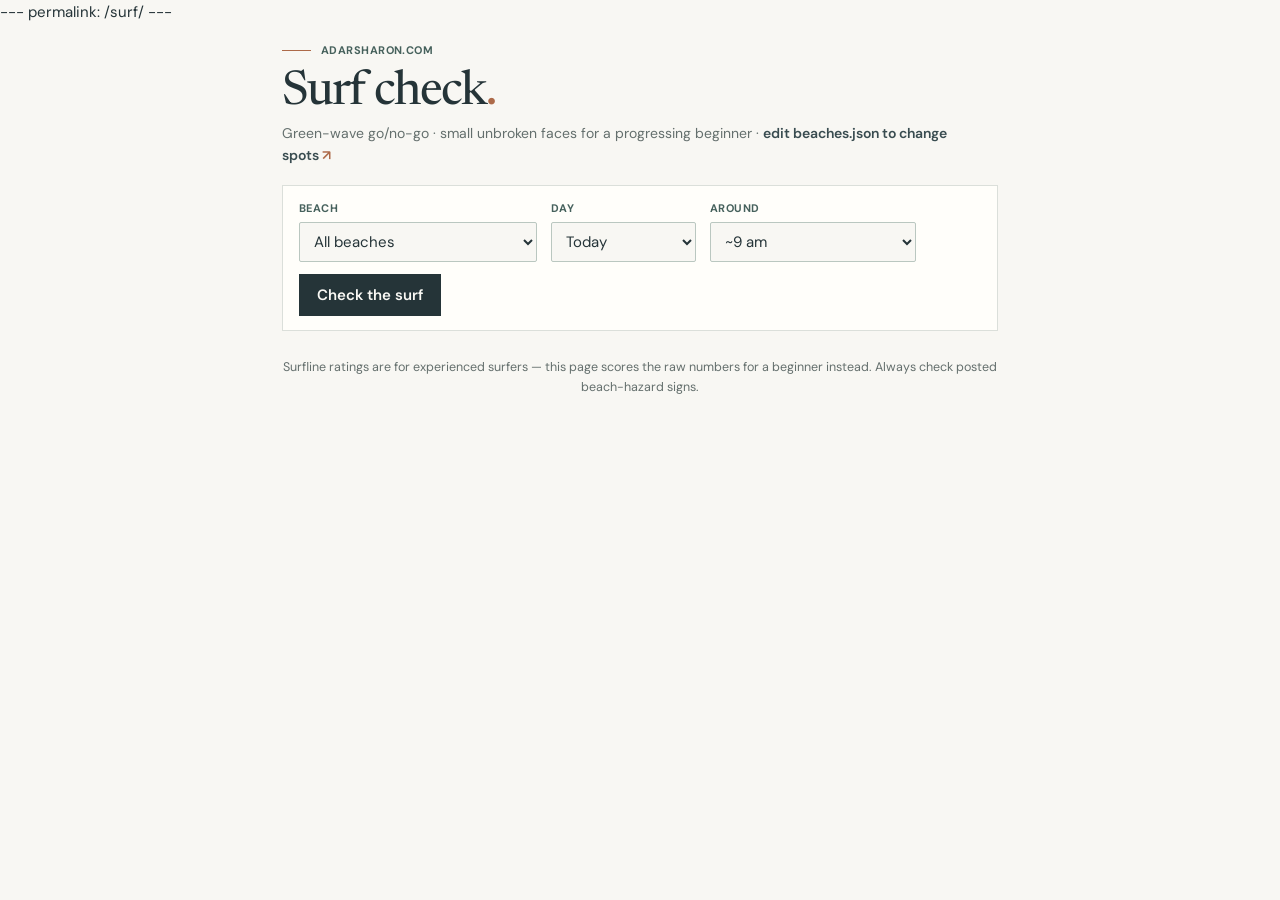
<file: projects/surf/surf_check.html>
---
permalink: /surf/
---
<!doctype html>
<html lang="en">
<head>
<meta charset="utf-8">
<meta name="viewport" content="width=device-width, initial-scale=1">
<meta name="robots" content="noindex">
<title>Surf check</title>
<link rel="icon" href="/projects/surf/favicon.svg" type="image/svg+xml">
<link rel="icon" href="/projects/surf/favicon-32.png" sizes="32x32" type="image/png">
<link rel="apple-touch-icon" href="/projects/surf/apple-touch-icon.png">
<link rel="manifest" href="/projects/surf/manifest.webmanifest">
<meta name="apple-mobile-web-app-title" content="Surf check">
<meta name="theme-color" content="#f8f7f3">
<link rel="preconnect" href="https://fonts.googleapis.com">
<link rel="preconnect" href="https://fonts.gstatic.com" crossorigin>
<link href="https://fonts.googleapis.com/css2?family=DM+Sans:wght@400;450;500;600;700&family=Newsreader:opsz,wght@6..72,400;6..72,450;6..72,500;6..72,600&display=swap" rel="stylesheet">
<style>
  /* colours and fonts of adarsharon.com (styles.css) */
  :root {
    --paper: #f8f7f3;
    --white: #fffefa;
    --ink: #253438;
    --ink2: #394c50;
    --muted: #646f6d;
    --line: #dbdfda;
    --line-dark: #bac7c0;
    --orange: #ad6a49;
    --orange-text: #a16244;
    --green: #46615c;
    --serif: "Newsreader", Georgia, "Times New Roman", serif;
    --sans: "DM Sans", system-ui, -apple-system, BlinkMacSystemFont, "Segoe UI", sans-serif;
  }
  * { box-sizing: border-box; }
  body { margin: 0; background: var(--paper); color: var(--ink); font-family: var(--sans); font-size: 15px; line-height: 1.6; -webkit-font-smoothing: antialiased; }
  a { color: inherit; text-decoration: none; }
  a:focus-visible, button:focus-visible, select:focus-visible { outline: 2px solid var(--orange); outline-offset: 3px; }
  ::selection { background: #d8c6b8; color: var(--ink); }
  .eyebrow { display: inline-flex; align-items: center; gap: 10px; color: var(--green); font-size: 11px; text-transform: uppercase; font-weight: 700; letter-spacing: .04em; }
  .eyebrow-line { display: inline-block; height: 1px; width: 29px; background: var(--orange); }
  .eyebrow:hover { color: var(--ink); }
  h1 { font: 450 clamp(36px, 4vw, 48px)/1.05 var(--serif); letter-spacing: -.04em; margin: 8px 0 4px; }
  h1 .period { color: var(--orange); }
  .page { max-width: 760px; margin: 0 auto; padding: 18px 22px 70px; }
  .sub { color: var(--muted); font-size: 14px; margin: 0 0 18px; }
  .sub a { color: var(--ink2); font-weight: 600; transition: color .2s; }
  .sub a span { color: var(--orange); }
  .sub a:hover { color: var(--orange); }
  form.picker { display: flex; gap: 12px 14px; flex-wrap: wrap; align-items: flex-end; background: var(--white);
                border: 1px solid var(--line); padding: 14px 16px; margin-bottom: 22px; }
  form.picker label { display: block; color: var(--green); font-size: 11px; font-weight: 700; text-transform: uppercase;
                      letter-spacing: .04em; margin-bottom: 5px; }
  form.picker select { font: inherit; font-size: 15px; padding: 8px 10px; border: 1px solid var(--line-dark); border-radius: 2px;
                       background: var(--paper); color: var(--ink); }
  form.picker select:focus { outline: none; border-color: var(--orange); box-shadow: 0 0 0 3px rgba(173,106,73,.2); }
  form.picker button { font: inherit; font-weight: 600; font-size: 15px; padding: 9px 18px; border: 0; background: var(--ink);
                       color: #f9f8f4; cursor: pointer; transition: transform .18s, background .18s; }
  form.picker button:hover { background: #3d595a; transform: translateY(-1px); }
  .beach { background: var(--white); border: 1px solid var(--line); margin-bottom: 14px; }
  .beach-head { display: flex; justify-content: space-between; align-items: center; gap: 10px; flex-wrap: wrap; padding: 12px 16px 8px; }
  .beach-head h2 { font: 450 24px/1.15 var(--serif); letter-spacing: -.02em; margin: 0; }
  .badge { font-size: 12px; font-weight: 700; letter-spacing: .06em; text-transform: uppercase; padding: 5px 12px;
           border-radius: 999px; color: var(--white); white-space: nowrap; }
  .badge.GO { background: var(--green); }
  .badge.MAYBE { background: var(--orange-text); }
  .badge.NOGO { background: var(--ink); }
  .badge.NODATA { background: transparent; color: var(--muted); box-shadow: inset 0 0 0 1px var(--line-dark); }
  .subverdicts { display: flex; gap: 16px; padding: 0 16px 8px; font-size: 13px; color: var(--ink2); }
  .subverdicts span.yes::before { content: "\2713  "; color: var(--green); font-weight: 700; }
  .subverdicts span.no::before { content: "\2717  "; color: var(--orange-text); font-weight: 700; }
  ul.reasons { margin: 0; padding: 10px 16px 12px 34px; border-top: 1px solid var(--line); font-size: 14.5px; line-height: 1.6; color: var(--ink2); }
  ul.reasons li { margin: 2px 0; }
  .numbers { color: var(--muted); font-size: 12.5px; padding: 0 16px 12px; }
  .loading { color: var(--muted); text-align: center; }
  footer { color: var(--muted); font-size: 12.5px; text-align: center; margin-top: 26px; }
  @media (max-width: 700px) {
    .page { padding: 14px 14px 56px; }
    form.picker { padding: 12px; }
    form.picker > div { flex: 1 1 140px; }
    form.picker select { width: 100%; }
    form.picker button { width: 100%; }
    .beach-head h2 { font-size: 21px; }
  }
</style>
</head>
<body>
<main class="page">
<header>
  <a class="eyebrow" href="/"><span class="eyebrow-line"></span>adarsharon.com</a>
  <h1>Surf check<span class="period">.</span></h1>
  <p class="sub">Green-wave go/no-go &middot; small unbroken faces for a progressing beginner &middot; <a href="https://github.com/adarsharon/adarsharon.github.io/edit/main/projects/surf/beaches.json" target="_blank" rel="noopener">edit beaches.json to change spots&nbsp;<span>&#8599;</span></a></p>
</header>
<form class="picker" id="picker">
  <div>
    <label for="beach">Beach</label>
    <select name="beach" id="beach"></select>
  </div>
  <div>
    <label for="date">Day</label>
    <select name="date" id="date"></select>
  </div>
  <div>
    <label for="hour">Around</label>
    <select name="hour" id="hour"></select>
  </div>
  <button type="submit">Check the surf</button>
</form>
<div id="results"></div>
<footer>
  Surfline ratings are for experienced surfers &mdash; this page scores the raw numbers
  for a beginner instead. Always check posted beach-hazard signs.
</footer>
</main>
<script src="/projects/surf/surf_check.js?v=1"></script>
</body>
</html>
</file>
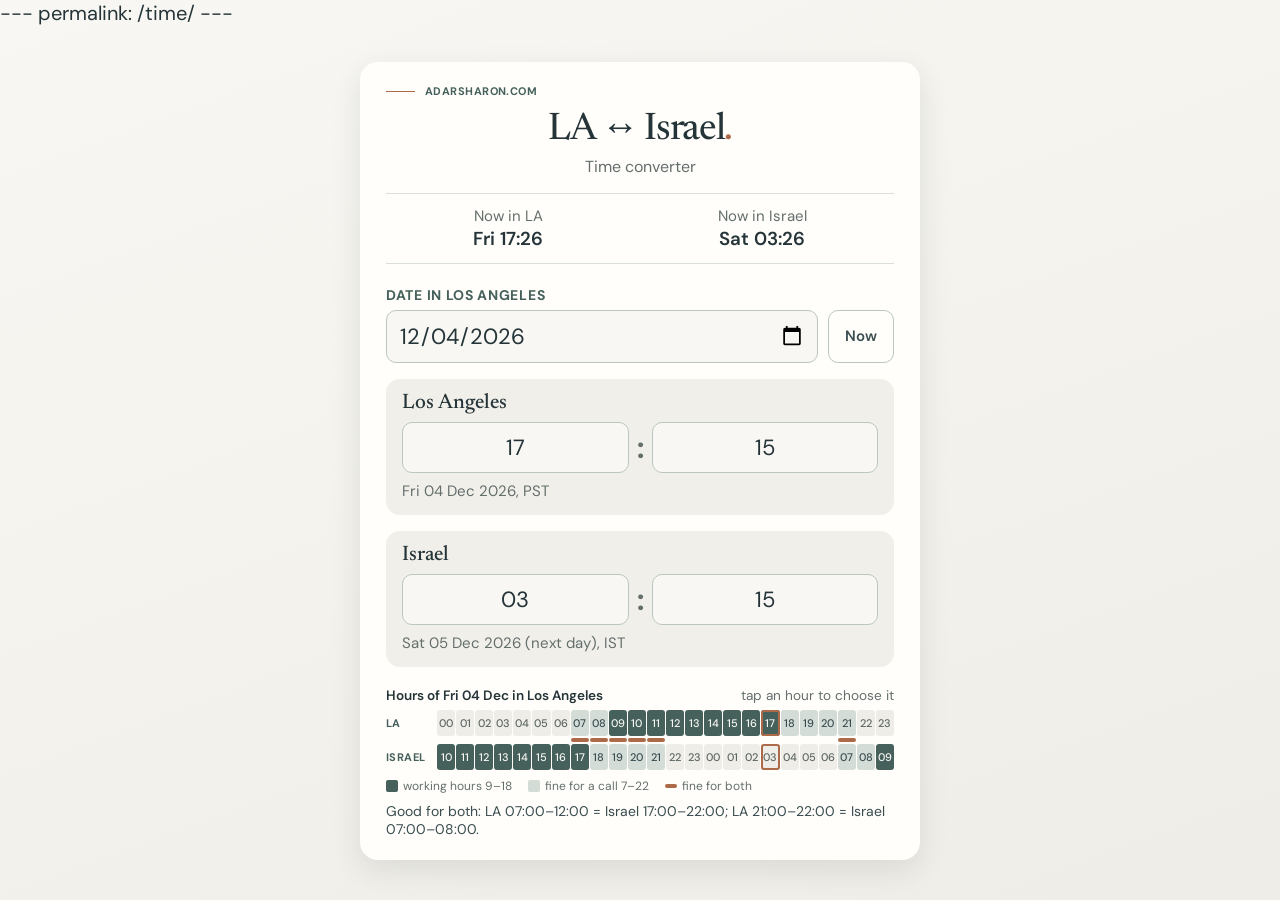
<file: projects/time/la_israel_time.html>
---
permalink: /time/
---
<!doctype html>
<html lang="en"><head><meta charset="utf-8"><meta name="viewport" content="width=device-width, initial-scale=1">
<meta name="robots" content="noindex">
<title>LA &harr; Israel time</title>
<link rel="icon" href="/projects/time/favicon.svg" type="image/svg+xml">
<link rel="icon" href="/projects/time/favicon-32.png" sizes="32x32" type="image/png">
<link rel="apple-touch-icon" href="/projects/time/apple-touch-icon.png">
<link rel="manifest" href="/projects/time/manifest.webmanifest">
<meta name="apple-mobile-web-app-title" content="LA ↔ Israel">
<meta name="theme-color" content="#f8f7f3">
<link rel="preconnect" href="https://fonts.googleapis.com">
<link rel="preconnect" href="https://fonts.gstatic.com" crossorigin>
<link href="https://fonts.googleapis.com/css2?family=DM+Sans:wght@400;450;500;600;700&family=Newsreader:opsz,wght@6..72,400;6..72,450;6..72,500;6..72,600&display=swap" rel="stylesheet">
<style>
 *{box-sizing:border-box}
 :root{--serif:"Newsreader",Georgia,"Times New Roman",serif;--sans:"DM Sans",system-ui,-apple-system,"Segoe UI",sans-serif}
 body{margin:0;min-height:100vh;font-family:var(--sans);font-size:20px;-webkit-font-smoothing:antialiased;
      color:#253438;background:linear-gradient(160deg,#f8f7f3,#efede7)}
 a{color:inherit;text-decoration:none}
 .card{max-width:560px;margin:36px auto;background:#fffefa;border-radius:18px;padding:22px 26px 22px;
       box-shadow:0 10px 30px rgba(40,57,52,.11)}
 .eyebrow{display:inline-flex;align-items:center;gap:10px;color:#46615c;font-size:11px;text-transform:uppercase;font-weight:700;letter-spacing:.04em}
 .eyebrow-line{display:inline-block;height:1px;width:29px;background:#ad6a49}
 .eyebrow:hover{color:#253438}
 h1{font:450 1.9em/1.1 var(--serif);letter-spacing:-.035em;margin:12px 0 4px;text-align:center}
 h1 .period{color:#ad6a49}
 .sub{text-align:center;color:#646f6d;font-size:.8em;margin-bottom:16px}
 .field-label{font-size:.7em;font-weight:700;color:#46615c;text-transform:uppercase;letter-spacing:.05em;margin-bottom:6px}
 .date-row{display:flex;gap:10px}
 input[type=date],select{font:inherit;font-size:1.1em;padding:10px 12px;border:1px solid #bac7c0;border-radius:10px;
       background:#f8f7f3;color:#253438;width:100%}
 select{appearance:none;-webkit-appearance:none;text-align:center;text-align-last:center;cursor:pointer}
 input:focus,select:focus{outline:none;border-color:#ad6a49;box-shadow:0 0 0 3px rgba(173,106,73,.2)}
 .now-btn{font:inherit;font-size:.75em;font-weight:600;padding:0 16px;border:1px solid #bac7c0;border-radius:10px;background:#fffefa;color:#394c50;cursor:pointer;white-space:nowrap}
 .now-btn:hover{border-color:#ad6a49;color:#a16244}
 .city{margin-top:16px;padding:14px 16px;border-radius:14px;background:#f1efe9}
 .city h2{font:500 1.05em var(--serif);margin:0 0 8px}
 .row{display:flex;align-items:center;gap:8px}
 .colon{font-size:1.5em;font-weight:700;color:#646f6d}
 .note{color:#646f6d;font-size:.75em;margin-top:8px;min-height:1.2em}
 .err{color:#a16244;text-align:center;margin:12px 0 0;font-size:.8em}
 .err:empty{display:none}
 .strip{margin-top:20px}
 .strip-head{display:flex;justify-content:space-between;align-items:baseline;gap:10px;font-size:.68em;color:#646f6d;margin-bottom:6px}
 .strip-head b{color:#253438;font-weight:600}
 .strip-grid{display:grid;grid-template-columns:50px repeat(24,minmax(0,1fr));gap:2px 1px;align-items:center}
 .strip-label{font-size:.55em;font-weight:700;color:#46615c;text-transform:uppercase;letter-spacing:.04em}
 .cell{font:inherit;font-size:.55em;font-weight:500;height:26px;padding:0;border:0;border-radius:3px;background:#efede7;color:#5c6765;cursor:pointer;
       font-variant-numeric:tabular-nums;display:flex;align-items:center;justify-content:center;overflow:visible;white-space:nowrap}
 .cell.awake{background:#d3dcd7;color:#394c50}
 .cell.work{background:#46615c;color:#f8f7f3}
 .cell.sel{box-shadow:inset 0 0 0 2px #ad6a49}
 .cell:hover{filter:brightness(.95)}
 .both{height:4px;border-radius:2px}
 .both.on{background:#ad6a49}
 .legend{display:flex;flex-wrap:wrap;gap:6px 16px;font-size:.6em;color:#646f6d;margin-top:8px}
 .legend i{display:inline-block;width:12px;height:12px;border-radius:2px;vertical-align:-2px;margin-right:5px}
 .overlap{font-size:.7em;color:#394c50;margin:8px 0 0}
 .now{display:flex;justify-content:space-around;margin:0 0 22px;padding:12px 0;border-top:1px solid #dbdfda;border-bottom:1px solid #dbdfda;
      color:#646f6d;font-size:.75em;text-align:center}
 .now b{display:block;color:#253438;font-size:1.25em;font-weight:600}
 ::selection{background:#d8c6b8;color:#253438}
 @media (max-width:560px){
  .card{margin:0;border-radius:0;min-height:100vh;padding:18px 16px}
  .strip-grid{grid-template-columns:42px repeat(24,minmax(0,1fr))}
  .cell:not(.tick){color:transparent}
 }
</style></head><body>
<div class="card">
<a class="eyebrow" href="/"><span class="eyebrow-line"></span>adarsharon.com</a>
<h1>LA &harr; Israel<span class="period">.</span></h1>
<div class="sub">Time converter</div>
<div class="now">
 <div>Now in LA<b id="now_la"></b></div>
 <div>Now in Israel<b id="now_il"></b></div>
</div>
<form onsubmit="return false">
 <div class="field-label" id="day_label">Date in Los Angeles</div>
 <div class="date-row"><input type="date" id="day"><button type="button" class="now-btn" id="now_btn">Now</button></div>

 <div class="city">
  <h2>Los Angeles</h2>
  <div class="row">
   <select id="la_h" aria-label="Los Angeles hour"></select>
   <span class="colon">:</span>
   <select id="la_m" aria-label="Los Angeles minutes"></select>
  </div>
  <div class="note" id="la_note"></div>
 </div>
 <div class="city">
  <h2>Israel</h2>
  <div class="row">
   <select id="il_h" aria-label="Israel hour"></select>
   <span class="colon">:</span>
   <select id="il_m" aria-label="Israel minutes"></select>
  </div>
  <div class="note" id="il_note"></div>
 </div>
</form>
<p class="err" id="err"></p>
<div class="strip">
 <div class="strip-head"><b id="strip_title"></b><span>tap an hour to choose it</span></div>
 <div class="strip-grid" id="strip_grid"></div>
 <div class="legend"><span><i style="background:#46615c"></i>working hours 9&ndash;18</span><span><i style="background:#d3dcd7"></i>fine for a call 7&ndash;22</span><span><i style="background:#ad6a49;height:4px;vertical-align:2px"></i>fine for both</span></div>
 <p class="overlap" id="overlap"></p>
</div>
</div>
<script src="/projects/time/la_israel_time.js?v=2"></script>
</body></html>
</file>
<file: styles.css>
/* adarsharon.com stylesheet.
   Consolidated 2026-11-11: dead rules from earlier designs removed and duplicate rules merged;
   rule order is significant (later rules override earlier ones of equal specificity). */
:root {
  --paper: #f8f7f3;
  --paper-dark: #f1efe9;
  --white: #fffefa;
  --ink: #253438;
  --ink2: #394c50;
  --muted: #646f6d;
  --quiet: #6a7371;
  --line: #dbdfda;
  --line-dark: #bac7c0;
  --orange: #ad6a49;
  --green: #46615c;
  --serif: "Newsreader",Georgia,"Times New Roman",serif;
  --sans: "DM Sans",system-ui,-apple-system,BlinkMacSystemFont,"Segoe UI",sans-serif;
  --section-gap: 95px;
  --orange-text: #a16244;
}
* {
  box-sizing: border-box;
}
html {
  scroll-behavior: smooth;
}
body {
  margin: 0;
  background: var(--paper);
  color: var(--ink);
  font-family: var(--sans);
  font-size: 15px;
  line-height: 1.65;
  -webkit-font-smoothing: antialiased;
}
a {
  color: inherit;
  text-decoration: none;
}
button {
  font: inherit;
}
a:focus-visible,
button:focus-visible {
  outline: 2px solid var(--orange);
  outline-offset: 5px;
}
::selection {
  background: #d8c6b8;
  color: var(--ink);
}
.shell {
  max-width: 1240px;
  margin: 0 auto;
  padding-left: 48px;
  padding-right: 48px;
}
.skip-link {
  position: absolute;
  top: -80px;
  left: 12px;
  background: var(--ink);
  color: white;
  padding: 10px 14px;
  z-index: 99;
}
.skip-link:focus {
  top: 12px;
}
.site-header {
  background: rgba(248,247,243,.92);
  border-bottom: 1px solid rgba(40,57,52,.11);
  position: relative;
  z-index: 15;
  backdrop-filter: blur(15px);
}
.header-inner {
  height: 91px;
  display: flex;
  align-items: center;
  justify-content: space-between;
  gap: 35px;
}
.brand {
  display: inline-flex;
  align-items: center;
  gap: 15px;
  white-space: nowrap;
}
.brand-mark {
  font-family: var(--serif);
  font-size: 27px;
  font-weight: 600;
  letter-spacing: -.065em;
  line-height: 1;
}
.brand-dot,
.footer-brand span,
.period {
  color: var(--orange);
}
.brand-name {
  font-weight: 600;
  letter-spacing: -.02em;
  font-size: 14px;
}
.site-nav {
  display: flex;
  align-items: center;
  gap: 36px;
}
.site-nav a {
  color: #566360;
  font-weight: 500;
  transition: color .2s;
  white-space: nowrap;
  position: relative;
  font-size: 14px;
}
.site-nav a:hover,
.site-nav a[aria-current="page"] {
  color: var(--ink);
}
.site-nav a[aria-current="page"]::after {
  content: "";
  position: absolute;
  bottom: -33px;
  left: 0;
  width: 100%;
  height: 2px;
  background: var(--orange);
}
.site-nav .nav-contact {
  border: 1px solid #b9c4be;
  padding: 10px 15px;
  margin-left: 7px;
  color: var(--ink);
}
.site-nav .nav-contact::after {
  display: none;
}
.site-nav .nav-contact span {
  margin-left: 10px;
  color: var(--orange);
}
.site-nav .nav-contact:hover {
  background: var(--ink);
  border-color: var(--ink);
  color: white;
}
.menu-toggle {
  display: none;
}
.eyebrow {
  display: flex;
  align-items: center;
  gap: 10px;
  color: var(--green);
  font-size: 11px;
  text-transform: uppercase;
  font-weight: 700;
}
.eyebrow-line {
  display: inline-block;
  height: 1px;
  width: 29px;
  background: var(--orange);
  flex: none;
}
.mid-dot {
  color: var(--orange);
  padding: 0 2px;
}
.hero-lede {
  font-family: var(--serif);
  font-size: clamp(24px,2.5vw,32px);
  letter-spacing: -.018em;
  line-height: 1.38;
  max-width: 605px;
  margin: 0;
  color: var(--ink2);
}
.affiliation {
  display: flex;
  align-items: flex-start;
  gap: 17px;
  margin-top: 29px;
}
.affiliation-rule {
  width: 2px;
  height: 48px;
  background: var(--orange);
  margin-top: 6px;
  flex: none;
}
.affiliation p {
  margin: 0;
  color: var(--muted);
  line-height: 1.75;
  font-size: 14px;
}
.affiliation a {
  color: var(--ink);
  text-decoration: underline;
  text-underline-offset: 4px;
}
.affiliation a:hover {
  color: var(--orange);
}
.button {
  display: inline-flex;
  align-items: center;
  justify-content: space-between;
  gap: 28px;
  padding: 14px 20px;
  font-weight: 600;
  letter-spacing: .01em;
  transition: transform .18s,background .18s;
}
.button:hover {
  transform: translateY(-2px);
}
.button-dark {
  background: var(--ink);
  color: #f9f8f4;
}
.button-dark:hover {
  background: #3d595a;
}
.button span {
  font-size: 17px;
  font-weight: 400;
}
.text-link {
  font-weight: 700;
  display: inline-flex;
  align-items: center;
  gap: 15px;
}
.text-link span {
  color: var(--orange);
  font-size: 15px;
}
.text-link:hover {
  color: var(--orange);
}
.section {
  display: grid;
  grid-template-columns: 28% 1fr;
  gap: 32px;
}
.section-index {
  font-size: 11px;
  font-weight: 700;
  text-transform: uppercase;
  color: var(--muted);
}
.intro-section {
  padding-bottom: 48px;
}
.section-side {
  padding-top: 15px;
}
.eyebrow-small {
  font-size: 11px;
}
.section-heading {
  font-family: var(--serif);
  font-weight: 450;
  margin: 13px 0 20px;
}
.section-heading em,
.profile-outro em,
.page-head h1 em {
  font-weight: 400;
  font-style: italic;
  color: var(--orange);
}
.feature-grid {
  display: grid;
  grid-template-columns: repeat(3,1fr);
  gap: 16px;
}
.feature-card {
  min-height: 391px;
  display: flex;
  flex-direction: column;
  justify-content: space-between;
  border: 1px solid var(--line);
  padding: 24px 27px 22px;
  background: rgba(255,254,250,.49);
  transition: background .2s,transform .2s,border-color .2s;
}
.feature-card:hover {
  background: #fffefb;
  border-color: #a9b6af;
  transform: translateY(-5px);
}
.feature-upper {
  display: flex;
  align-items: center;
  justify-content: space-between;
  color: var(--muted);
  font-family: var(--serif);
  font-size: 24px;
}
.feature-icon {
  font-family: var(--sans);
  font-size: 19px;
  color: var(--orange);
}
.card-kicker {
  text-transform: uppercase;
  color: var(--orange-text);
  font-weight: 700;
  margin: 0 0 12px;
}
.feature-card h3 {
  font-family: var(--serif);
  font-size: clamp(27px,2.8vw,37px);
  font-weight: 450;
  letter-spacing: -.026em;
  line-height: 1.13;
  margin: 0 0 16px;
}
.feature-card p:not(.card-kicker) {
  color: var(--muted);
  margin: 0;
  font-size: 14.5px;
  line-height: 1.7;
}
.card-bottom {
  display: flex;
  align-items: center;
  justify-content: space-between;
  gap: 15px;
  border-top: 1px solid var(--line);
  padding-top: 18px;
  font-weight: 700;
  margin-top: 34px;
  font-size: 12px;
}
.card-bottom>span {
  font-size: 18px;
  color: var(--orange);
}
.underline-link {
  display: inline-flex;
  align-items: center;
  gap: 21px;
  border-bottom: 1px solid currentColor;
  padding-bottom: 7px;
  font-weight: 700;
  transition: color .2s;
}
.underline-link:hover {
  color: var(--orange);
}
.underline-link span {
  font-size: 17px;
  font-weight: 400;
}
.contact-section {
  display: grid;
  grid-template-columns: 1fr 1fr;
  gap: 50px;
  align-items: end;
  padding-bottom: 125px;
  border-bottom: 1px solid var(--line);
}
.contact-section h2 {
  font: 450 clamp(54px,6vw,83px)/1.05 var(--serif);
  margin: 28px 0 0;
}
.contact-details {
  padding-bottom: 10px;
}
.contact-details p {
  color: var(--muted);
  max-width: 380px;
  margin: 0 0 18px;
}
.email-link {
  display: inline-flex;
  gap: 20px;
  align-items: center;
  font-family: var(--serif);
  font-size: clamp(21px,2.4vw,31px);
  border-bottom: 1px solid #a2b4ac;
  padding-bottom: 5px;
  white-space: nowrap;
}
.email-link span {
  font: 400 20px var(--sans);
  color: var(--orange);
}
.email-link:hover {
  color: var(--orange);
}
.contact-details>span {
  display: block;
  color: var(--quiet);
  margin-top: 17px;
  font-size: 13px;
}
.footer {
  min-height: 173px;
  display: flex;
  align-items: center;
  justify-content: space-between;
  gap: 25px;
}
.footer>div:first-child {
  display: flex;
  flex-direction: column;
  gap: 4px;
}
.footer-brand {
  font-family: var(--serif);
  font-size: 25px;
  letter-spacing: -.035em;
}
.footer>div:first-child>span:last-child,
.footer-right>span {
  color: var(--quiet);
  font-size: 12px;
}
.footer-right {
  display: flex;
  align-items: center;
  gap: 23px;
  flex-wrap: wrap;
  font-size: 13px;
}
.footer-right a:hover {
  color: var(--orange);
}
.footer-right>span {
  margin-left: 14px;
}
.page-head {
  border-bottom: 1px solid var(--line-dark);
}
.page-head-grid {
  display: grid;
  grid-template-columns: 1.1fr .9fr;
  gap: 80px;
  align-items: end;
  margin-top: 24px;
}
.page-head h1 {
  font: 450 clamp(95px,10vw,160px)/.89 var(--serif);
  letter-spacing: -.068em;
  margin: 15px 0 0;
}
.page-head-grid>div {
  padding-bottom: 8px;
}
.page-head-grid>div>p {
  font-family: var(--serif);
  font-size: clamp(23px,2.5vw,31px);
  line-height: 1.4;
  letter-spacing: -.014em;
  margin: 0 0 31px;
  color: var(--ink2);
}
.research-row {
  display: grid;
  grid-template-columns: 28% 1fr;
  gap: 32px;
  border-bottom: 1px solid var(--line-dark);
  scroll-margin-top: 25px;
  padding: var(--section-gap) 0;
}
.research-aside {
  display: flex;
  flex-direction: column;
  align-items: flex-start;
  justify-content: flex-start;
  min-height: 0;
}
.research-body h2 {
  font: 450 clamp(40px,5vw,64px)/1.08 var(--serif);
  margin: -8px 0 24px;
  max-width: 770px;
}
.research-body>p {
  color: var(--muted);
  max-width: 770px;
  margin: 0 0 32px;
}
.papers-label {
  color: var(--orange-text);
  text-transform: uppercase;
  font-weight: 700;
  margin: 26px 0 10px;
}
.paper-list {
  list-style: none;
  margin: 0;
  padding: 0;
}
.paper-list li {
  border-top: 1px solid var(--line);
}
.paper-list li:last-child {
  border-bottom: 1px solid var(--line);
}
.paper-list a {
  display: flex;
  align-items: center;
  justify-content: space-between;
  gap: 18px;
  padding: 17px 2px;
  transition: padding .2s,background .2s;
}
.paper-list a:hover {
  padding-left: 12px;
  background: #eeeee8;
}
.paper-list strong {
  font-weight: 600;
  display: block;
  font-size: 15px;
  line-height: 1.4;
}
.paper-list small {
  display: block;
  color: var(--muted);
  font-size: 12.5px;
  margin-top: 6px;
}
.paper-arrow {
  font-size: 20px;
  color: var(--orange);
}
.profile-outro {
  display: grid;
  grid-template-columns: 28% 1fr;
  gap: 32px;
  padding-top: var(--section-gap);
  padding-bottom: 125px;
}
.profile-outro h2 {
  font: 450 clamp(44px,4.7vw,64px)/1.1 var(--serif);
  margin: -10px 0 25px;
}
.profile-outro>div {
  grid-column: 2;
  display: flex;
  align-items: center;
  gap: 29px;
  flex-wrap: wrap;
}
.page-head .ampersand {
  font-style: italic;
  color: var(--orange);
  font-size: .65em;
}
.notes-heading {
  display: grid;
  grid-template-columns: 28% 1fr;
  gap: 32px;
  margin-bottom: 30px;
}
.notes-heading h2 {
  font: 450 clamp(42px,5vw,64px)/1.05 var(--serif);
  margin: -8px 0 0;
}
.notes-heading>p {
  grid-column: 2;
  color: var(--muted);
  margin: 0;
}
.writing-feature {
  display: grid;
  grid-template-columns: .89fr 1.11fr;
  min-height: 380px;
  background: #f0eee8;
  border: 1px solid var(--line);
  overflow: hidden;
  transition: border-color .2s;
}
.writing-feature:hover {
  border-color: #b5c1b9;
}
.writing-art {
  position: relative;
  overflow: hidden;
  background: #dfdfd5;
  min-height: 390px;
}
.writing-art:before {
  content: "";
  position: absolute;
  inset: 0;
  background: repeating-linear-gradient(0deg,transparent,transparent 38px,rgba(49,77,72,.075) 39px,rgba(49,77,72,.075) 40px),repeating-linear-gradient(90deg,transparent,transparent 38px,rgba(49,77,72,.075) 39px,rgba(49,77,72,.075) 40px);
}
.writing-sun {
  position: absolute;
  width: 185px;
  height: 185px;
  left: 50%;
  top: 48%;
  transform: translate(-50%,-50%);
  border-radius: 50%;
  background: #c88b69;
  box-shadow: 0 0 0 36px rgba(200,139,105,.12),0 0 0 85px rgba(200,139,105,.09);
}
.writing-ring {
  position: absolute;
  border: 1.5px solid #476963;
  border-radius: 50%;
  width: 480px;
  height: 210px;
  left: 50%;
  top: 50%;
  transform: translate(-50%,-50%) rotate(-28deg);
}
.ring-b {
  transform: translate(-50%,-50%) rotate(28deg);
  height: 245px;
}
.ring-c {
  transform: translate(-50%,-50%) rotate(84deg);
  height: 270px;
}
.writing-symbol {
  position: absolute;
  left: 50%;
  top: 49%;
  transform: translate(-50%,-50%);
  font: 400 135px var(--serif);
  color: #fff3e4;
}
.writing-copy {
  display: flex;
  flex-direction: column;
  justify-content: center;
  align-items: flex-start;
  padding: 45px clamp(35px,5vw,80px);
}
.note-type {
  text-transform: uppercase;
  font-weight: 700;
  color: var(--orange-text);
}
.writing-copy h3 {
  font: 450 clamp(47px,5.1vw,72px)/.98 var(--serif);
  letter-spacing: -.05em;
  margin: 28px 0 18px;
}
.writing-copy p {
  color: var(--muted);
  margin: 0 0 29px;
  max-width: 450px;
}
.credit-line {
  color: var(--quiet);
  text-align: right;
  margin-top: 12px;
  font-size: 12.5px;
}
.talks-section {
  border-top: 1px solid var(--line-dark);
}
.talks-section .notes-heading {
  margin-bottom: 35px;
}
.talk-item {
  display: grid;
  grid-template-columns: 72px 1fr 35px;
  align-items: center;
  gap: 29px;
  padding: 30px 22px;
  border-top: 1px solid var(--line-dark);
  border-bottom: 1px solid var(--line-dark);
  transition: background .2s;
}
.talk-item:hover {
  background: #f0eee8;
}
.play-icon {
  width: 66px;
  height: 66px;
  border: 1px solid #9aaca3;
  display: flex;
  align-items: center;
  justify-content: center;
  color: var(--orange);
  font-size: 16px;
  padding-left: 3px;
}
.talk-information h3 {
  font: 450 clamp(25px,2.7vw,37px)/1.1 var(--serif);
  letter-spacing: -.024em;
  margin: 10px 0;
}
.talk-information p {
  color: var(--muted);
  margin: 0;
  font-size: 13px;
}
.talk-arrow {
  font-size: 24px;
  color: var(--orange);
  align-self: start;
}
.notes-contact {
  border-top: 1px solid var(--line-dark);
  padding-top: var(--section-gap);
}
@media (max-width: 1100px) {
  .shell {
    padding-left: 34px;
    padding-right: 34px;
  }
  .feature-card {
    padding: 24px 20px;
  }
}
@media (max-width: 800px) {
  .shell {
    padding-left: 24px;
    padding-right: 24px;
  }
  .header-inner {
    height: 72px;
  }
  .menu-toggle {
    display: flex;
    width: 42px;
    height: 42px;
    flex-direction: column;
    align-items: center;
    justify-content: center;
    gap: 6px;
    border: 1px solid var(--line-dark);
    background: transparent;
    cursor: pointer;
  }
  .menu-toggle span {
    display: block;
    width: 18px;
    height: 1px;
    background: var(--ink);
    transition: transform .2s;
  }
  .menu-toggle[aria-expanded="true"] span:first-child {
    transform: translateY(3.5px) rotate(45deg);
  }
  .menu-toggle[aria-expanded="true"] span:last-child {
    transform: translateY(-3.5px) rotate(-45deg);
  }
  .site-nav {
    display: none;
    position: absolute;
    left: 0;
    right: 0;
    top: 72px;
    flex-direction: column;
    align-items: stretch;
    background: var(--paper);
    padding: 15px 24px 22px;
    border-bottom: 1px solid var(--line-dark);
    gap: 0;
    box-shadow: 0 16px 20px rgba(25,50,45,.05);
  }
  .site-nav.is-open {
    display: flex;
  }
  .site-nav a {
    padding: 13px 0;
  }
  .site-nav a[aria-current="page"]::after {
    display: none;
  }
  .site-nav .nav-contact {
    margin: 9px 0 0;
    text-align: center;
  }
  .hero-lede {
    max-width: 650px;
  }
  .section,
  .research-row,
  .profile-outro,
  .notes-heading {
    grid-template-columns: 1fr;
    gap: 12px;
  }
  .section-side {
    padding-top: 0;
  }
  .intro-section {
    padding-bottom: 30px;
  }
  .feature-grid {
    grid-template-columns: 1fr;
    gap: 13px;
  }
  .feature-card {
    min-height: 285px;
  }
  .feature-card h3 {
    font-size: 35px;
  }
  .contact-section {
    grid-template-columns: 1fr;
    gap: 30px;
    padding-bottom: 85px;
  }
  .page-head-grid {
    grid-template-columns: 1fr;
    gap: 29px;
  }
  .page-head-grid>div>p {
    max-width: 650px;
  }
  .research-body h2 {
    margin: 10px 0 16px;
  }
  .profile-outro h2 {
    margin: 15px 0 10px;
  }
  .profile-outro>div {
    grid-column: 1;
  }
  .notes-heading>p {
    grid-column: 1;
  }
  .writing-feature {
    grid-template-columns: 1fr;
  }
  .writing-art {
    min-height: 260px;
  }
  .writing-copy {
    padding: 33px 31px 37px;
  }
  .credit-line {
    text-align: left;
  }
  .footer {
    align-items: flex-start;
    flex-direction: column;
    padding-top: 33px;
    padding-bottom: 40px;
    gap: 26px;
  }
  .footer-right>span {
    margin-left: 0;
  }
}
@media (max-width: 480px) {
  .shell {
    padding-left: 19px;
    padding-right: 19px;
  }
  .brand-name {
    font-size: 13px;
  }
  .hero-lede {
    font-size: 25px;
  }
  .button {
    padding: 13px 16px;
  }
  .email-link {
    font-size: 22px;
  }
  .writing-copy h3 {
    font-size: 52px;
  }
  .talk-item {
    grid-template-columns: 45px 1fr 16px;
    gap: 16px;
    padding: 22px 0;
  }
  .play-icon {
    height: 43px;
    width: 43px;
    font-size: 12px;
  }
  .talk-information h3 {
    font-size: 26px;
  }
  .talk-arrow {
    font-size: 17px;
  }
  .footer-right {
    gap: 15px;
  }
}
@media (prefers-reduced-motion: reduce) {
  html {
    scroll-behavior: auto;
  }
  *,
  *::before,
  *::after {
    animation-duration: .01ms !important;
    transition-duration: .01ms !important;
  }
}
.name-period {
  color: var(--orange) !important;
}
.portrait-frame {
  background: #e9e5db;
  position: relative;
  overflow: hidden;
  display: flex;
  flex-direction: column;
  justify-content: space-between;
  border: 1px solid #dedbd3;
  box-shadow: 15px 15px 0 #efede7;
  height: 546px;
  min-height: 0;
  margin-top: 64px;
}
.portrait-bottom {
  padding: 14px 22px;
  display: flex;
  justify-content: space-between;
  gap: 15px;
  background: #e5e2d9;
  color: #5b6763;
  letter-spacing: .12em;
  font-weight: 600;
  font-size: 10px;
}
.research-illustration {
  width: 220px;
  max-width: 100%;
  aspect-ratio: 3/2;
  background: #edeee8;
  border: 1px solid #d9dfd7;
  display: flex;
  align-items: center;
  justify-content: center;
  overflow: hidden;
}
.research-illustration svg {
  width: 100%;
  height: 100%;
  display: block;
}
.talks-section .talk-item+.talk-item {
  border-top: none;
}
.profile-outro a {
  transition: color .2s;
}
@media (max-width: 800px) {
  .portrait-frame {
    box-shadow: 10px 10px 0 #efede7;
    width: 100%;
    max-width: 390px;
    height: auto;
    min-height: 0;
    aspect-ratio: 4/5;
    margin: 0 auto;
  }
  .research-illustration {
    width: 210px;
  }
}
@media (max-width: 480px) {
  .research-illustration {
    width: 180px;
  }
}
.portrait-image-wrap {
  position: relative;
  overflow: hidden;
  background: #e9e5db;
  flex: 1;
  min-height: 0;
}
.portrait-image-wrap img {
  display: block;
  position: absolute;
  inset: 0;
  width: 100%;
  height: 100%;
  object-fit: cover;
  object-position: center 45%;
}
@media (max-width: 480px) {
  .portrait-frame {
    max-width: 350px;
    height: auto;
    aspect-ratio: 4/5;
  }
}
.affiliation.affiliation-next {
  margin-top: 14px;
}
.affiliation-next .affiliation-rule {
  margin-top: 3px;
  height: 18px;
}
.affiliation-next p {
  color: var(--ink2);
}
@media (max-width: 800px) {
  .portrait-frame {
    margin-top: 0;
  }
  :root {
    --section-gap: 75px;
  }
}
@media (max-width: 480px) {
  :root {
    --section-gap: 62px;
  }
}
.intro-section+.feature-grid {
  padding-bottom: var(--section-gap);
}
.research-aside .research-illustration {
  margin-top: 28px;
}
@media (max-width: 800px) {
  .research-aside .research-illustration {
    margin-top: 10px;
  }
}
.section-heading,
.contact-section h2,
.research-body h2,
.profile-outro h2,
.notes-heading h2 {
  font-size: clamp(44px,5vw,66px);
  line-height: 1.07;
  letter-spacing: -.044em;
}
@media (max-width: 480px) {
  .section-heading,
  .contact-section h2,
  .research-body h2,
  .profile-outro h2,
  .notes-heading h2 {
    font-size: 46px;
  }
}
.page-head h1,
.page-head-notes h1 {
  font-size: clamp(76px,8.7vw,130px);
  line-height: .9;
}
@media (max-width: 800px) {
  .page-head h1,
  .page-head-notes h1 {
    font-size: clamp(70px,12vw,105px);
  }
}
@media (max-width: 480px) {
  .page-head h1,
  .page-head-notes h1 {
    font-size: 72px;
  }
}
.notes-heading>p {
  max-width: 620px;
}
.section-heading,
.research-body h2,
.profile-outro h2 {
  margin-bottom: 20px;
}
.notes-heading {
  row-gap: 20px;
}
.section-index {
  letter-spacing: .12em;
}
.eyebrow,
.eyebrow-small {
  letter-spacing: .15em;
}
.card-kicker,
.papers-label,
.note-type {
  letter-spacing: .12em;
  font-size: 11px;
}
.page-head,
.page-head-notes {
  padding-top: var(--section-gap);
  padding-bottom: var(--section-gap);
}
.research-list {
  padding-bottom: 0;
}
.notes-content,
.talks-section {
  padding-top: var(--section-gap);
  padding-bottom: var(--section-gap);
}
@media (max-width: 800px) {
  .profile-outro {
    padding-bottom: 85px;
  }
}
.contact-details p,
.research-body>p,
.notes-heading>p,
.writing-copy p {
  font-size: 17px;
  line-height: 1.75;
}
.button,
.text-link,
.underline-link,
.page-head .underline-link {
  font-size: 13px;
}
@media (max-width: 480px) {
  .portrait-bottom {
    font-size: 9px;
  }
}
html.motion .reveal {
  opacity: 0;
  transform: translate3d(0,var(--reveal-shift,16px),0);
  transition: opacity .6s ease var(--reveal-delay,0s),transform .75s cubic-bezier(.2,.65,.25,1) var(--reveal-delay,0s);
}
html.motion .reveal.is-visible {
  opacity: 1;
  transform: none;
}
@media (max-width: 800px) {
  html.motion {
    --reveal-shift: 12px;
  }
}
@media (prefers-reduced-motion: reduce) {
  html.motion .reveal {
    opacity: 1;
    transform: none;
    transition: none;
  }
}
/* Homepage layout (2026-11-13): one-line name, portrait left, labelled CV / Academic links rows,
   research first, featured article as a light card, then contact. */
/* Hero: name on one line across the top; portrait left, text right */
.hero-b {padding-top:52px;padding-bottom:var(--section-gap);border-bottom:1px solid var(--line-dark)}
.hero-b-name {font-family:var(--serif);font-size:clamp(64px,9.2vw,124px);font-weight:450;letter-spacing:-.06em;line-height:.95;margin:30px 0 0;white-space:nowrap;color:var(--ink)}
.hero-b-name::after {content:"";display:block;width:68px;height:3px;margin-top:16px;background:var(--orange)}
.hero-b-grid {display:grid;grid-template-columns:minmax(0,340px) minmax(0,1fr);gap:72px;align-items:start;margin-top:40px}
.hero-b .portrait-frame {height:auto;aspect-ratio:4/5;margin:0;width:100%;max-width:340px;box-shadow:12px 12px 0 #efede7}
.hero-b-copy {padding-top:2px}
.hero-b .hero-lede {max-width:640px}
.hero-b-facts {margin:32px 0 0;padding-top:20px;border-top:1px solid var(--line);max-width:640px;display:grid;gap:14px}
.hero-b-facts>div {display:grid;grid-template-columns:160px minmax(0,1fr);gap:18px;align-items:baseline}
.hero-b-facts dt {font-size:13px;font-weight:700;letter-spacing:.12em;text-transform:uppercase;color:var(--muted)}
.hero-b-facts dd {margin:0}
.hero-b-cv {font-family:var(--serif);font-size:22px;letter-spacing:-.01em;color:var(--ink);text-decoration:underline;text-decoration-color:#9fb0a8;text-decoration-thickness:1px;text-underline-offset:6px}
.hero-b-cv span {color:var(--orange);font-family:var(--sans);font-size:16px;display:inline-block;text-decoration:none}
.hero-b-cv:hover {color:var(--orange);text-decoration-color:var(--orange)}
.hero-b-links {display:flex;flex-wrap:wrap;gap:8px 28px;font-size:13px;font-weight:700}
.hero-b-links a span {color:var(--orange);font-weight:400}
.hero-b-links a:hover {color:var(--orange)}
/* Research heading sits directly above the cards (no intro paragraph) */
.home .intro-section {padding-bottom:40px}
/* Research directly after the hero */
.home .intro-section {padding-top:var(--section-gap)}
/* Featured article: light card with the thermal graphic, inside the column */
.feature-article-section {padding-top:var(--section-gap);padding-bottom:var(--section-gap);border-top:1px solid var(--line-dark)}
.feature-article {display:grid;grid-template-columns:minmax(0,300px) minmax(0,1fr);gap:44px;align-items:center;padding:34px 40px 34px 34px;background:#f3f1ec;border:1px solid var(--line);transition:border-color .2s,background .2s}
.feature-article:hover {border-color:#b5c1b9;background:#f0eee8}
.feature-article-art {aspect-ratio:3/2;background:#edeee8;border:1px solid #d9dfd7;overflow:hidden}
.feature-article-art svg {width:100%;height:100%;display:block}
.feature-article-copy h2 {font:450 clamp(38px,4vw,54px)/1.07 var(--serif);letter-spacing:-.04em;margin:14px 0 16px}
.feature-article-copy h2 em {font-weight:400;font-style:italic;color:var(--orange)}
.feature-article-copy p:not(.eyebrow) {font-size:17px;line-height:1.75;color:var(--muted);max-width:540px;margin:0 0 24px}
.feature-article:hover .underline-link {color:var(--orange)}
.feature-article-more {margin-top:24px}
/* Contact directly after the featured article */
.home .feature-article-section+.contact-section {padding-top:var(--section-gap);border-top:1px solid var(--line-dark)}
@media (max-width:1100px) {
  .hero-b-grid {grid-template-columns:minmax(0,290px) minmax(0,1fr);gap:48px}
  .feature-article {grid-template-columns:minmax(0,240px) minmax(0,1fr);gap:32px;padding:28px}
}
@media (max-width:800px) {
  .hero-b {padding-top:44px}
  .hero-b-name {font-size:clamp(54px,12.5vw,96px);margin-top:24px}
  .hero-b-grid {grid-template-columns:1fr;gap:34px;margin-top:30px}
  .hero-b .portrait-frame {max-width:300px;box-shadow:10px 10px 0 #efede7}
  .feature-article {grid-template-columns:1fr;gap:24px;padding:24px}
  .feature-article-art {max-width:360px}
}
@media (max-width:480px) {
  .hero-b-name {font-size:clamp(46px,14vw,64px);white-space:normal}
  .hero-b .portrait-frame {max-width:250px}
  .hero-b-facts>div {grid-template-columns:1fr;gap:6px}
  .hero-b-cv {font-size:20px}
  .feature-article-copy h2 {font-size:40px}
}
</file>
